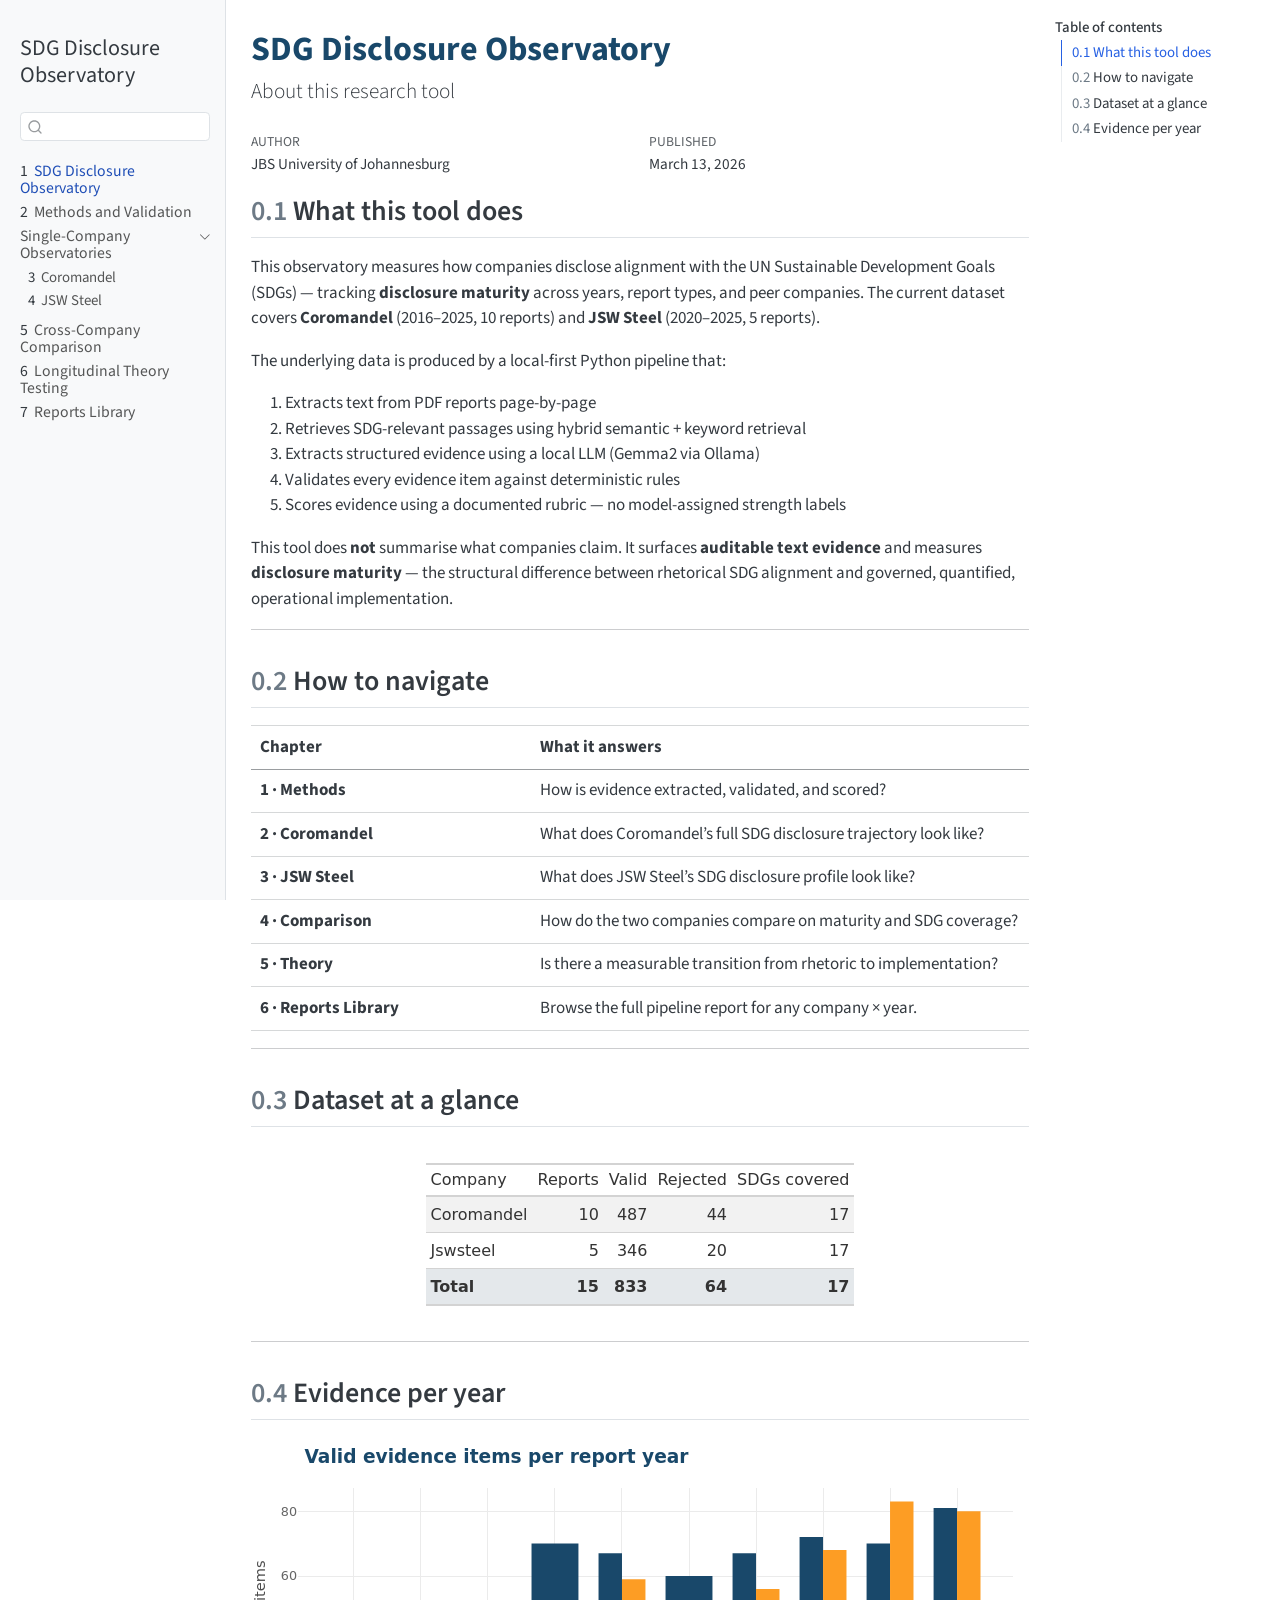
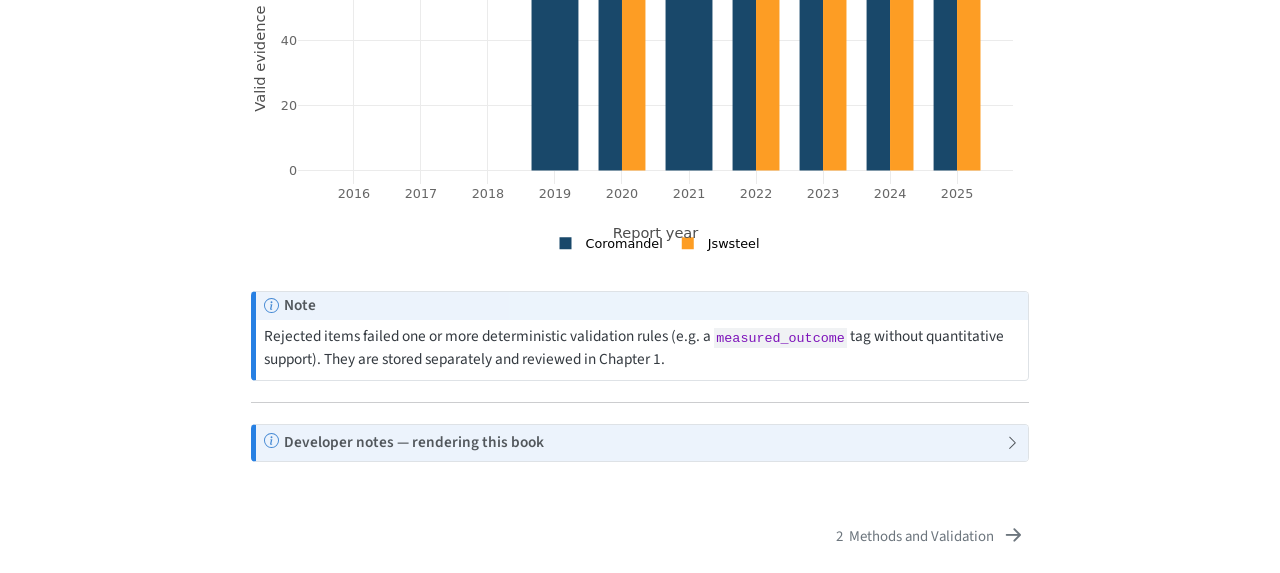
<file: index.html>
<!DOCTYPE html>
<html xmlns="http://www.w3.org/1999/xhtml" lang="en" xml:lang="en"><head>

<meta charset="utf-8">
<meta name="generator" content="quarto-1.8.26">

<meta name="viewport" content="width=device-width, initial-scale=1.0, user-scalable=yes">

<meta name="author" content="JBS University of Johannesburg">
<meta name="dcterms.date" content="2026-03-13">

<title>SDG Disclosure Observatory</title>
<style>
code{white-space: pre-wrap;}
span.smallcaps{font-variant: small-caps;}
div.columns{display: flex; gap: min(4vw, 1.5em);}
div.column{flex: auto; overflow-x: auto;}
div.hanging-indent{margin-left: 1.5em; text-indent: -1.5em;}
ul.task-list{list-style: none;}
ul.task-list li input[type="checkbox"] {
  width: 0.8em;
  margin: 0 0.8em 0.2em -1em; /* quarto-specific, see https://github.com/quarto-dev/quarto-cli/issues/4556 */ 
  vertical-align: middle;
}
/* CSS for syntax highlighting */
html { -webkit-text-size-adjust: 100%; }
pre > code.sourceCode { white-space: pre; position: relative; }
pre > code.sourceCode > span { display: inline-block; line-height: 1.25; }
pre > code.sourceCode > span:empty { height: 1.2em; }
.sourceCode { overflow: visible; }
code.sourceCode > span { color: inherit; text-decoration: inherit; }
div.sourceCode { margin: 1em 0; }
pre.sourceCode { margin: 0; }
@media screen {
div.sourceCode { overflow: auto; }
}
@media print {
pre > code.sourceCode { white-space: pre-wrap; }
pre > code.sourceCode > span { text-indent: -5em; padding-left: 5em; }
}
pre.numberSource code
  { counter-reset: source-line 0; }
pre.numberSource code > span
  { position: relative; left: -4em; counter-increment: source-line; }
pre.numberSource code > span > a:first-child::before
  { content: counter(source-line);
    position: relative; left: -1em; text-align: right; vertical-align: baseline;
    border: none; display: inline-block;
    -webkit-touch-callout: none; -webkit-user-select: none;
    -khtml-user-select: none; -moz-user-select: none;
    -ms-user-select: none; user-select: none;
    padding: 0 4px; width: 4em;
  }
pre.numberSource { margin-left: 3em;  padding-left: 4px; }
div.sourceCode
  {   }
@media screen {
pre > code.sourceCode > span > a:first-child::before { text-decoration: underline; }
}
</style>


<script src="site_libs/quarto-nav/quarto-nav.js"></script>
<script src="site_libs/quarto-nav/headroom.min.js"></script>
<script src="site_libs/clipboard/clipboard.min.js"></script>
<script src="site_libs/quarto-search/autocomplete.umd.js"></script>
<script src="site_libs/quarto-search/fuse.min.js"></script>
<script src="site_libs/quarto-search/quarto-search.js"></script>
<meta name="quarto:offset" content="./">
<link href="./chapter_1_methods.html" rel="next">
<script src="site_libs/quarto-html/quarto.js" type="module"></script>
<script src="site_libs/quarto-html/tabsets/tabsets.js" type="module"></script>
<script src="site_libs/quarto-html/axe/axe-check.js" type="module"></script>
<script src="site_libs/quarto-html/popper.min.js"></script>
<script src="site_libs/quarto-html/tippy.umd.min.js"></script>
<script src="site_libs/quarto-html/anchor.min.js"></script>
<link href="site_libs/quarto-html/tippy.css" rel="stylesheet">
<link href="site_libs/quarto-html/quarto-syntax-highlighting-587c61ba64f3a5504c4d52d930310e48.css" rel="stylesheet" id="quarto-text-highlighting-styles">
<script src="site_libs/bootstrap/bootstrap.min.js"></script>
<link href="site_libs/bootstrap/bootstrap-icons.css" rel="stylesheet">
<link href="site_libs/bootstrap/bootstrap-b82e2001e4f2dbe63ea4bb636280354e.min.css" rel="stylesheet" append-hash="true" id="quarto-bootstrap" data-mode="light">
<script id="quarto-search-options" type="application/json">{
  "location": "sidebar",
  "copy-button": false,
  "collapse-after": 3,
  "panel-placement": "start",
  "type": "textbox",
  "limit": 50,
  "keyboard-shortcut": [
    "f",
    "/",
    "s"
  ],
  "show-item-context": false,
  "language": {
    "search-no-results-text": "No results",
    "search-matching-documents-text": "matching documents",
    "search-copy-link-title": "Copy link to search",
    "search-hide-matches-text": "Hide additional matches",
    "search-more-match-text": "more match in this document",
    "search-more-matches-text": "more matches in this document",
    "search-clear-button-title": "Clear",
    "search-text-placeholder": "",
    "search-detached-cancel-button-title": "Cancel",
    "search-submit-button-title": "Submit",
    "search-label": "Search"
  }
}</script>
<style>html{ scroll-behavior: smooth; }</style>
<link href="site_libs/htmltools-fill-0.5.9/fill.css" rel="stylesheet">
<script src="site_libs/htmlwidgets-1.6.4/htmlwidgets.js"></script>
<script src="site_libs/plotly-binding-4.12.0/plotly.js"></script>
<script src="site_libs/typedarray-0.1/typedarray.min.js"></script>
<script src="site_libs/jquery-3.5.1/jquery.min.js"></script>
<link href="site_libs/crosstalk-1.2.2/css/crosstalk.min.css" rel="stylesheet">
<script src="site_libs/crosstalk-1.2.2/js/crosstalk.min.js"></script>
<link href="site_libs/plotly-htmlwidgets-css-2.25.2/plotly-htmlwidgets.css" rel="stylesheet">
<script src="site_libs/plotly-main-2.25.2/plotly-latest.min.js"></script>


</head>

<body class="nav-sidebar docked quarto-light">

<div id="quarto-search-results"></div>
  <header id="quarto-header" class="headroom fixed-top">
  <nav class="quarto-secondary-nav">
    <div class="container-fluid d-flex">
      <button type="button" class="quarto-btn-toggle btn" data-bs-toggle="collapse" role="button" data-bs-target=".quarto-sidebar-collapse-item" aria-controls="quarto-sidebar" aria-expanded="false" aria-label="Toggle sidebar navigation" onclick="if (window.quartoToggleHeadroom) { window.quartoToggleHeadroom(); }">
        <i class="bi bi-layout-text-sidebar-reverse"></i>
      </button>
        <nav class="quarto-page-breadcrumbs" aria-label="breadcrumb"><ol class="breadcrumb"><li class="breadcrumb-item"><a href="./index.html"><span class="chapter-number">1</span>&nbsp; <span class="chapter-title">SDG Disclosure Observatory</span></a></li></ol></nav>
        <a class="flex-grow-1" role="navigation" data-bs-toggle="collapse" data-bs-target=".quarto-sidebar-collapse-item" aria-controls="quarto-sidebar" aria-expanded="false" aria-label="Toggle sidebar navigation" onclick="if (window.quartoToggleHeadroom) { window.quartoToggleHeadroom(); }">      
        </a>
      <button type="button" class="btn quarto-search-button" aria-label="Search" onclick="window.quartoOpenSearch();">
        <i class="bi bi-search"></i>
      </button>
    </div>
  </nav>
</header>
<!-- content -->
<div id="quarto-content" class="quarto-container page-columns page-rows-contents page-layout-article">
<!-- sidebar -->
  <nav id="quarto-sidebar" class="sidebar collapse collapse-horizontal quarto-sidebar-collapse-item sidebar-navigation docked overflow-auto">
    <div class="pt-lg-2 mt-2 text-left sidebar-header">
    <div class="sidebar-title mb-0 py-0">
      <a href="./">SDG Disclosure Observatory</a> 
    </div>
      </div>
        <div class="mt-2 flex-shrink-0 align-items-center">
        <div class="sidebar-search">
        <div id="quarto-search" class="" title="Search"></div>
        </div>
        </div>
    <div class="sidebar-menu-container"> 
    <ul class="list-unstyled mt-1">
        <li class="sidebar-item">
  <div class="sidebar-item-container"> 
  <a href="./index.html" class="sidebar-item-text sidebar-link active">
 <span class="menu-text"><span class="chapter-number">1</span>&nbsp; <span class="chapter-title">SDG Disclosure Observatory</span></span></a>
  </div>
</li>
        <li class="sidebar-item">
  <div class="sidebar-item-container"> 
  <a href="./chapter_1_methods.html" class="sidebar-item-text sidebar-link">
 <span class="menu-text"><span class="chapter-number">2</span>&nbsp; <span class="chapter-title">Methods and Validation</span></span></a>
  </div>
</li>
        <li class="sidebar-item sidebar-item-section">
      <div class="sidebar-item-container"> 
            <a class="sidebar-item-text sidebar-link text-start" data-bs-toggle="collapse" data-bs-target="#quarto-sidebar-section-1" role="navigation" aria-expanded="true">
 <span class="menu-text">Single-Company Observatories</span></a>
          <a class="sidebar-item-toggle text-start" data-bs-toggle="collapse" data-bs-target="#quarto-sidebar-section-1" role="navigation" aria-expanded="true" aria-label="Toggle section">
            <i class="bi bi-chevron-right ms-2"></i>
          </a> 
      </div>
      <ul id="quarto-sidebar-section-1" class="collapse list-unstyled sidebar-section depth1 show">  
          <li class="sidebar-item">
  <div class="sidebar-item-container"> 
  <a href="./chapter_2_observatory.html" class="sidebar-item-text sidebar-link">
 <span class="menu-text"><span class="chapter-number">3</span>&nbsp; <span class="chapter-title">Coromandel</span></span></a>
  </div>
</li>
          <li class="sidebar-item">
  <div class="sidebar-item-container"> 
  <a href="./chapter_2b_jswsteel.html" class="sidebar-item-text sidebar-link">
 <span class="menu-text"><span class="chapter-number">4</span>&nbsp; <span class="chapter-title">JSW Steel</span></span></a>
  </div>
</li>
      </ul>
  </li>
        <li class="sidebar-item">
  <div class="sidebar-item-container"> 
  <a href="./chapter_3_comparison.html" class="sidebar-item-text sidebar-link">
 <span class="menu-text"><span class="chapter-number">5</span>&nbsp; <span class="chapter-title">Cross-Company Comparison</span></span></a>
  </div>
</li>
        <li class="sidebar-item">
  <div class="sidebar-item-container"> 
  <a href="./chapter_4_theory.html" class="sidebar-item-text sidebar-link">
 <span class="menu-text"><span class="chapter-number">6</span>&nbsp; <span class="chapter-title">Longitudinal Theory Testing</span></span></a>
  </div>
</li>
        <li class="sidebar-item">
  <div class="sidebar-item-container"> 
  <a href="./chapter_5_reports.html" class="sidebar-item-text sidebar-link">
 <span class="menu-text"><span class="chapter-number">7</span>&nbsp; <span class="chapter-title">Reports Library</span></span></a>
  </div>
</li>
    </ul>
    </div>
</nav>
<div id="quarto-sidebar-glass" class="quarto-sidebar-collapse-item" data-bs-toggle="collapse" data-bs-target=".quarto-sidebar-collapse-item"></div>
<!-- margin-sidebar -->
    <div id="quarto-margin-sidebar" class="sidebar margin-sidebar">
        <nav id="TOC" role="doc-toc" class="toc-active">
    <h2 id="toc-title">Table of contents</h2>
   
  <ul>
  <li><a href="#what-this-tool-does" id="toc-what-this-tool-does" class="nav-link active" data-scroll-target="#what-this-tool-does"><span class="header-section-number">0.1</span> What this tool does</a></li>
  <li><a href="#how-to-navigate" id="toc-how-to-navigate" class="nav-link" data-scroll-target="#how-to-navigate"><span class="header-section-number">0.2</span> How to navigate</a></li>
  <li><a href="#dataset-at-a-glance" id="toc-dataset-at-a-glance" class="nav-link" data-scroll-target="#dataset-at-a-glance"><span class="header-section-number">0.3</span> Dataset at a glance</a></li>
  <li><a href="#evidence-per-year" id="toc-evidence-per-year" class="nav-link" data-scroll-target="#evidence-per-year"><span class="header-section-number">0.4</span> Evidence per year</a></li>
  </ul>
</nav>
    </div>
<!-- main -->
<main class="content" id="quarto-document-content">

<header id="title-block-header" class="quarto-title-block default">
<div class="quarto-title">
<h1 class="title">SDG Disclosure Observatory</h1>
<p class="subtitle lead">About this research tool</p>
</div>



<div class="quarto-title-meta">

    <div>
    <div class="quarto-title-meta-heading">Author</div>
    <div class="quarto-title-meta-contents">
             <p>JBS University of Johannesburg </p>
          </div>
  </div>
    
    <div>
    <div class="quarto-title-meta-heading">Published</div>
    <div class="quarto-title-meta-contents">
      <p class="date">March 13, 2026</p>
    </div>
  </div>
  
    
  </div>
  


</header>


<section id="what-this-tool-does" class="level2" data-number="0.1">
<h2 data-number="0.1" class="anchored" data-anchor-id="what-this-tool-does"><span class="header-section-number">0.1</span> What this tool does</h2>
<p>This observatory measures how companies disclose alignment with the UN Sustainable Development Goals (SDGs) — tracking <strong>disclosure maturity</strong> across years, report types, and peer companies. The current dataset covers <strong>Coromandel</strong> (2016–2025, 10 reports) and <strong>JSW Steel</strong> (2020–2025, 5 reports).</p>
<p>The underlying data is produced by a local-first Python pipeline that:</p>
<ol type="1">
<li>Extracts text from PDF reports page-by-page</li>
<li>Retrieves SDG-relevant passages using hybrid semantic + keyword retrieval</li>
<li>Extracts structured evidence using a local LLM (Gemma2 via Ollama)</li>
<li>Validates every evidence item against deterministic rules</li>
<li>Scores evidence using a documented rubric — no model-assigned strength labels</li>
</ol>
<p>This tool does <strong>not</strong> summarise what companies claim. It surfaces <strong>auditable text evidence</strong> and measures <strong>disclosure maturity</strong> — the structural difference between rhetorical SDG alignment and governed, quantified, operational implementation.</p>
<hr>
</section>
<section id="how-to-navigate" class="level2" data-number="0.2">
<h2 data-number="0.2" class="anchored" data-anchor-id="how-to-navigate"><span class="header-section-number">0.2</span> How to navigate</h2>
<table class="caption-top table">
<colgroup>
<col style="width: 36%">
<col style="width: 64%">
</colgroup>
<thead>
<tr class="header">
<th>Chapter</th>
<th>What it answers</th>
</tr>
</thead>
<tbody>
<tr class="odd">
<td><strong>1 · Methods</strong></td>
<td>How is evidence extracted, validated, and scored?</td>
</tr>
<tr class="even">
<td><strong>2 · Coromandel</strong></td>
<td>What does Coromandel’s full SDG disclosure trajectory look like?</td>
</tr>
<tr class="odd">
<td><strong>3 · JSW Steel</strong></td>
<td>What does JSW Steel’s SDG disclosure profile look like?</td>
</tr>
<tr class="even">
<td><strong>4 · Comparison</strong></td>
<td>How do the two companies compare on maturity and SDG coverage?</td>
</tr>
<tr class="odd">
<td><strong>5 · Theory</strong></td>
<td>Is there a measurable transition from rhetoric to implementation?</td>
</tr>
<tr class="even">
<td><strong>6 · Reports Library</strong></td>
<td>Browse the full pipeline report for any company × year.</td>
</tr>
</tbody>
</table>
<hr>
</section>
<section id="dataset-at-a-glance" class="level2" data-number="0.3">
<h2 data-number="0.3" class="anchored" data-anchor-id="dataset-at-a-glance"><span class="header-section-number">0.3</span> Dataset at a glance</h2>
<div class="cell">
<div class="cell-output-display">
<div id="aunaldmbdl" style="padding-left:0px;padding-right:0px;padding-top:10px;padding-bottom:10px;overflow-x:auto;overflow-y:auto;width:auto;height:auto;">
<style>#aunaldmbdl table {
  font-family: system-ui, 'Segoe UI', Roboto, Helvetica, Arial, sans-serif, 'Apple Color Emoji', 'Segoe UI Emoji', 'Segoe UI Symbol', 'Noto Color Emoji';
  -webkit-font-smoothing: antialiased;
  -moz-osx-font-smoothing: grayscale;
}

#aunaldmbdl thead, #aunaldmbdl tbody, #aunaldmbdl tfoot, #aunaldmbdl tr, #aunaldmbdl td, #aunaldmbdl th {
  border-style: none;
}

#aunaldmbdl p {
  margin: 0;
  padding: 0;
}

#aunaldmbdl .gt_table {
  display: table;
  border-collapse: collapse;
  line-height: normal;
  margin-left: auto;
  margin-right: auto;
  color: #333333;
  font-size: 16px;
  font-weight: normal;
  font-style: normal;
  background-color: #FFFFFF;
  width: auto;
  border-top-style: none;
  border-top-width: 2px;
  border-top-color: #A8A8A8;
  border-right-style: none;
  border-right-width: 2px;
  border-right-color: #D3D3D3;
  border-bottom-style: none;
  border-bottom-width: 2px;
  border-bottom-color: #A8A8A8;
  border-left-style: none;
  border-left-width: 2px;
  border-left-color: #D3D3D3;
}

#aunaldmbdl .gt_caption {
  padding-top: 4px;
  padding-bottom: 4px;
}

#aunaldmbdl .gt_title {
  color: #333333;
  font-size: 125%;
  font-weight: initial;
  padding-top: 4px;
  padding-bottom: 4px;
  padding-left: 5px;
  padding-right: 5px;
  border-bottom-color: #FFFFFF;
  border-bottom-width: 0;
}

#aunaldmbdl .gt_subtitle {
  color: #333333;
  font-size: 85%;
  font-weight: initial;
  padding-top: 3px;
  padding-bottom: 5px;
  padding-left: 5px;
  padding-right: 5px;
  border-top-color: #FFFFFF;
  border-top-width: 0;
}

#aunaldmbdl .gt_heading {
  background-color: #FFFFFF;
  text-align: center;
  border-bottom-color: #FFFFFF;
  border-left-style: none;
  border-left-width: 1px;
  border-left-color: #D3D3D3;
  border-right-style: none;
  border-right-width: 1px;
  border-right-color: #D3D3D3;
}

#aunaldmbdl .gt_bottom_border {
  border-bottom-style: solid;
  border-bottom-width: 2px;
  border-bottom-color: #D3D3D3;
}

#aunaldmbdl .gt_col_headings {
  border-top-style: solid;
  border-top-width: 2px;
  border-top-color: #D3D3D3;
  border-bottom-style: solid;
  border-bottom-width: 2px;
  border-bottom-color: #D3D3D3;
  border-left-style: none;
  border-left-width: 1px;
  border-left-color: #D3D3D3;
  border-right-style: none;
  border-right-width: 1px;
  border-right-color: #D3D3D3;
}

#aunaldmbdl .gt_col_heading {
  color: #333333;
  background-color: #FFFFFF;
  font-size: 100%;
  font-weight: normal;
  text-transform: inherit;
  border-left-style: none;
  border-left-width: 1px;
  border-left-color: #D3D3D3;
  border-right-style: none;
  border-right-width: 1px;
  border-right-color: #D3D3D3;
  vertical-align: bottom;
  padding-top: 5px;
  padding-bottom: 6px;
  padding-left: 5px;
  padding-right: 5px;
  overflow-x: hidden;
}

#aunaldmbdl .gt_column_spanner_outer {
  color: #333333;
  background-color: #FFFFFF;
  font-size: 100%;
  font-weight: normal;
  text-transform: inherit;
  padding-top: 0;
  padding-bottom: 0;
  padding-left: 4px;
  padding-right: 4px;
}

#aunaldmbdl .gt_column_spanner_outer:first-child {
  padding-left: 0;
}

#aunaldmbdl .gt_column_spanner_outer:last-child {
  padding-right: 0;
}

#aunaldmbdl .gt_column_spanner {
  border-bottom-style: solid;
  border-bottom-width: 2px;
  border-bottom-color: #D3D3D3;
  vertical-align: bottom;
  padding-top: 5px;
  padding-bottom: 5px;
  overflow-x: hidden;
  display: inline-block;
  width: 100%;
}

#aunaldmbdl .gt_spanner_row {
  border-bottom-style: hidden;
}

#aunaldmbdl .gt_group_heading {
  padding-top: 8px;
  padding-bottom: 8px;
  padding-left: 5px;
  padding-right: 5px;
  color: #333333;
  background-color: #FFFFFF;
  font-size: 100%;
  font-weight: initial;
  text-transform: inherit;
  border-top-style: solid;
  border-top-width: 2px;
  border-top-color: #D3D3D3;
  border-bottom-style: solid;
  border-bottom-width: 2px;
  border-bottom-color: #D3D3D3;
  border-left-style: none;
  border-left-width: 1px;
  border-left-color: #D3D3D3;
  border-right-style: none;
  border-right-width: 1px;
  border-right-color: #D3D3D3;
  vertical-align: middle;
  text-align: left;
}

#aunaldmbdl .gt_empty_group_heading {
  padding: 0.5px;
  color: #333333;
  background-color: #FFFFFF;
  font-size: 100%;
  font-weight: initial;
  border-top-style: solid;
  border-top-width: 2px;
  border-top-color: #D3D3D3;
  border-bottom-style: solid;
  border-bottom-width: 2px;
  border-bottom-color: #D3D3D3;
  vertical-align: middle;
}

#aunaldmbdl .gt_from_md > :first-child {
  margin-top: 0;
}

#aunaldmbdl .gt_from_md > :last-child {
  margin-bottom: 0;
}

#aunaldmbdl .gt_row {
  padding-top: 8px;
  padding-bottom: 8px;
  padding-left: 5px;
  padding-right: 5px;
  margin: 10px;
  border-top-style: solid;
  border-top-width: 1px;
  border-top-color: #D3D3D3;
  border-left-style: none;
  border-left-width: 1px;
  border-left-color: #D3D3D3;
  border-right-style: none;
  border-right-width: 1px;
  border-right-color: #D3D3D3;
  vertical-align: middle;
  overflow-x: hidden;
}

#aunaldmbdl .gt_stub {
  color: #333333;
  background-color: #FFFFFF;
  font-size: 100%;
  font-weight: initial;
  text-transform: inherit;
  border-right-style: solid;
  border-right-width: 2px;
  border-right-color: #D3D3D3;
  padding-left: 5px;
  padding-right: 5px;
}

#aunaldmbdl .gt_stub_row_group {
  color: #333333;
  background-color: #FFFFFF;
  font-size: 100%;
  font-weight: initial;
  text-transform: inherit;
  border-right-style: solid;
  border-right-width: 2px;
  border-right-color: #D3D3D3;
  padding-left: 5px;
  padding-right: 5px;
  vertical-align: top;
}

#aunaldmbdl .gt_row_group_first td {
  border-top-width: 2px;
}

#aunaldmbdl .gt_row_group_first th {
  border-top-width: 2px;
}

#aunaldmbdl .gt_summary_row {
  color: #333333;
  background-color: #FFFFFF;
  text-transform: inherit;
  padding-top: 8px;
  padding-bottom: 8px;
  padding-left: 5px;
  padding-right: 5px;
}

#aunaldmbdl .gt_first_summary_row {
  border-top-style: solid;
  border-top-color: #D3D3D3;
}

#aunaldmbdl .gt_first_summary_row.thick {
  border-top-width: 2px;
}

#aunaldmbdl .gt_last_summary_row {
  padding-top: 8px;
  padding-bottom: 8px;
  padding-left: 5px;
  padding-right: 5px;
  border-bottom-style: solid;
  border-bottom-width: 2px;
  border-bottom-color: #D3D3D3;
}

#aunaldmbdl .gt_grand_summary_row {
  color: #333333;
  background-color: #FFFFFF;
  text-transform: inherit;
  padding-top: 8px;
  padding-bottom: 8px;
  padding-left: 5px;
  padding-right: 5px;
}

#aunaldmbdl .gt_first_grand_summary_row {
  padding-top: 8px;
  padding-bottom: 8px;
  padding-left: 5px;
  padding-right: 5px;
  border-top-style: double;
  border-top-width: 6px;
  border-top-color: #D3D3D3;
}

#aunaldmbdl .gt_last_grand_summary_row_top {
  padding-top: 8px;
  padding-bottom: 8px;
  padding-left: 5px;
  padding-right: 5px;
  border-bottom-style: double;
  border-bottom-width: 6px;
  border-bottom-color: #D3D3D3;
}

#aunaldmbdl .gt_striped {
  background-color: rgba(128, 128, 128, 0.05);
}

#aunaldmbdl .gt_table_body {
  border-top-style: solid;
  border-top-width: 2px;
  border-top-color: #D3D3D3;
  border-bottom-style: solid;
  border-bottom-width: 2px;
  border-bottom-color: #D3D3D3;
}

#aunaldmbdl .gt_footnotes {
  color: #333333;
  background-color: #FFFFFF;
  border-bottom-style: none;
  border-bottom-width: 2px;
  border-bottom-color: #D3D3D3;
  border-left-style: none;
  border-left-width: 2px;
  border-left-color: #D3D3D3;
  border-right-style: none;
  border-right-width: 2px;
  border-right-color: #D3D3D3;
}

#aunaldmbdl .gt_footnote {
  margin: 0px;
  font-size: 90%;
  padding-top: 4px;
  padding-bottom: 4px;
  padding-left: 5px;
  padding-right: 5px;
}

#aunaldmbdl .gt_sourcenotes {
  color: #333333;
  background-color: #FFFFFF;
  border-bottom-style: none;
  border-bottom-width: 2px;
  border-bottom-color: #D3D3D3;
  border-left-style: none;
  border-left-width: 2px;
  border-left-color: #D3D3D3;
  border-right-style: none;
  border-right-width: 2px;
  border-right-color: #D3D3D3;
}

#aunaldmbdl .gt_sourcenote {
  font-size: 90%;
  padding-top: 4px;
  padding-bottom: 4px;
  padding-left: 5px;
  padding-right: 5px;
}

#aunaldmbdl .gt_left {
  text-align: left;
}

#aunaldmbdl .gt_center {
  text-align: center;
}

#aunaldmbdl .gt_right {
  text-align: right;
  font-variant-numeric: tabular-nums;
}

#aunaldmbdl .gt_font_normal {
  font-weight: normal;
}

#aunaldmbdl .gt_font_bold {
  font-weight: bold;
}

#aunaldmbdl .gt_font_italic {
  font-style: italic;
}

#aunaldmbdl .gt_super {
  font-size: 65%;
}

#aunaldmbdl .gt_footnote_marks {
  font-size: 75%;
  vertical-align: 0.4em;
  position: initial;
}

#aunaldmbdl .gt_asterisk {
  font-size: 100%;
  vertical-align: 0;
}

#aunaldmbdl .gt_indent_1 {
  text-indent: 5px;
}

#aunaldmbdl .gt_indent_2 {
  text-indent: 10px;
}

#aunaldmbdl .gt_indent_3 {
  text-indent: 15px;
}

#aunaldmbdl .gt_indent_4 {
  text-indent: 20px;
}

#aunaldmbdl .gt_indent_5 {
  text-indent: 25px;
}

#aunaldmbdl .katex-display {
  display: inline-flex !important;
  margin-bottom: 0.75em !important;
}

#aunaldmbdl div.Reactable > div.rt-table > div.rt-thead > div.rt-tr.rt-tr-group-header > div.rt-th-group:after {
  height: 0px !important;
}
</style>

<table class="gt_table caption-top table table-sm table-striped small" data-quarto-bootstrap="false">
<thead>
<tr class="gt_col_headings header">
<th id="Company" class="gt_col_heading gt_columns_bottom_border gt_left" data-quarto-table-cell-role="th" scope="col">Company</th>
<th id="Reports" class="gt_col_heading gt_columns_bottom_border gt_right" data-quarto-table-cell-role="th" scope="col">Reports</th>
<th id="Valid" class="gt_col_heading gt_columns_bottom_border gt_right" data-quarto-table-cell-role="th" scope="col">Valid</th>
<th id="Rejected" class="gt_col_heading gt_columns_bottom_border gt_right" data-quarto-table-cell-role="th" scope="col">Rejected</th>
<th id="SDGs-covered" class="gt_col_heading gt_columns_bottom_border gt_right" data-quarto-table-cell-role="th" scope="col">SDGs covered</th>
</tr>
</thead>
<tbody class="gt_table_body">
<tr class="odd">
<td class="gt_row gt_left" headers="Company">Coromandel</td>
<td class="gt_row gt_right" headers="Reports">10</td>
<td class="gt_row gt_right" headers="Valid">487</td>
<td class="gt_row gt_right" headers="Rejected">44</td>
<td class="gt_row gt_right" headers="SDGs covered">17</td>
</tr>
<tr class="even">
<td class="gt_row gt_left" headers="Company">Jswsteel</td>
<td class="gt_row gt_right" headers="Reports">5</td>
<td class="gt_row gt_right" headers="Valid">346</td>
<td class="gt_row gt_right" headers="Rejected">20</td>
<td class="gt_row gt_right" headers="SDGs covered">17</td>
</tr>
<tr class="odd">
<td class="gt_row gt_left" headers="Company" style="font-weight: bold; background-color: #F0F4F8">Total</td>
<td class="gt_row gt_right" headers="Reports" style="font-weight: bold; background-color: #F0F4F8">15</td>
<td class="gt_row gt_right" headers="Valid" style="font-weight: bold; background-color: #F0F4F8">833</td>
<td class="gt_row gt_right" headers="Rejected" style="font-weight: bold; background-color: #F0F4F8">64</td>
<td class="gt_row gt_right" headers="SDGs covered" style="font-weight: bold; background-color: #F0F4F8">17</td>
</tr>
</tbody>
</table>

</div>
</div>
</div>
<hr>
</section>
<section id="evidence-per-year" class="level2" data-number="0.4">
<h2 data-number="0.4" class="anchored" data-anchor-id="evidence-per-year"><span class="header-section-number">0.4</span> Evidence per year</h2>
<div class="cell">
<div class="cell-output-display">
<div class="plotly html-widget html-fill-item" id="htmlwidget-75e81b60d682e6e4561f" style="width:100%;height:433px;"></div>
<script type="application/json" data-for="htmlwidget-75e81b60d682e6e4561f">{"x":{"data":[{"orientation":"v","width":[0.6999999999998181,0.6999999999998181,0.6999999999998181,0.6999999999998181,0.34999999999990905,0.6999999999998181,0.34999999999990905,0.34999999999990905,0.34999999999990905,0.34999999999990905],"base":[0,0,0,0,0,0,0,0,0,0],"x":[2016,2017,2018,2019,2019.825,2021,2021.825,2022.825,2023.825,2024.825],"y":[0,0,0,70,67,60,67,72,70,81],"text":["Coromandel 2016<br />Valid: 0<br />Rejected: 0","Coromandel 2017<br />Valid: 0<br />Rejected: 0","Coromandel 2018<br />Valid: 0<br />Rejected: 0","Coromandel 2019<br />Valid: 70<br />Rejected: 5","Coromandel 2020<br />Valid: 67<br />Rejected: 7","Coromandel 2021<br />Valid: 60<br />Rejected: 15","Coromandel 2022<br />Valid: 67<br />Rejected: 8","Coromandel 2023<br />Valid: 72<br />Rejected: 2","Coromandel 2024<br />Valid: 70<br />Rejected: 5","Coromandel 2025<br />Valid: 81<br />Rejected: 2"],"type":"bar","textposition":"none","marker":{"autocolorscale":false,"color":"rgba(25,72,106,1)","line":{"width":1.8897637795275593,"color":"transparent"}},"name":"Coromandel","legendgroup":"Coromandel","showlegend":true,"xaxis":"x","yaxis":"y","hoverinfo":"text","frame":null},{"orientation":"v","width":[0.34999999999990905,0.34999999999990905,0.34999999999990905,0.34999999999990905,0.34999999999990905],"base":[0,0,0,0,0],"x":[2020.175,2022.175,2023.175,2024.175,2025.175],"y":[59,56,68,83,80],"text":["Jswsteel 2020<br />Valid: 59<br />Rejected: 9","Jswsteel 2022<br />Valid: 56<br />Rejected: 4","Jswsteel 2023<br />Valid: 68<br />Rejected: 3","Jswsteel 2024<br />Valid: 83<br />Rejected: 2","Jswsteel 2025<br />Valid: 80<br />Rejected: 2"],"type":"bar","textposition":"none","marker":{"autocolorscale":false,"color":"rgba(253,157,36,1)","line":{"width":1.8897637795275593,"color":"transparent"}},"name":"Jswsteel","legendgroup":"Jswsteel","showlegend":true,"xaxis":"x","yaxis":"y","hoverinfo":"text","frame":null}],"layout":{"margin":{"t":50.537152345371524,"r":15.940224159402241,"b":41.975923619759243,"l":47.289331672893326},"paper_bgcolor":"rgba(255,255,255,1)","font":{"color":"rgba(0,0,0,1)","family":"sans","size":15.940224159402243},"title":{"text":"<b> Valid evidence items per report year <\/b>","font":{"color":"rgba(25,72,106,1)","family":"sans","size":18.596928185969286},"x":0,"xref":"paper"},"xaxis":{"domain":[0,1],"automargin":true,"type":"linear","autorange":false,"range":[2015.1650000000002,2025.8349999999998],"tickmode":"array","ticktext":["2016","2017","2018","2019","2020","2021","2022","2023","2024","2025"],"tickvals":[2016,2017,2018,2019,2020,2021,2022,2023,2024,2025],"categoryorder":"array","categoryarray":["2016","2017","2018","2019","2020","2021","2022","2023","2024","2025"],"nticks":null,"ticks":"","tickcolor":null,"ticklen":3.9850560398505608,"tickwidth":0,"showticklabels":true,"tickfont":{"color":"rgba(102,102,102,1)","family":"sans","size":12.7521793275218},"tickangle":-0,"showline":false,"linecolor":null,"linewidth":0,"showgrid":true,"gridcolor":"rgba(235,235,235,1)","gridwidth":0.72455564360919289,"zeroline":false,"anchor":"y","title":{"text":"Report year","font":{"color":"rgba(77,77,77,1)","family":"sans","size":14.611872146118724}},"hoverformat":".2f"},"yaxis":{"domain":[0,1],"automargin":true,"type":"linear","autorange":false,"range":[-4.1500000000000004,87.150000000000006],"tickmode":"array","ticktext":["0","20","40","60","80"],"tickvals":[0,20,40,60.000000000000007,80],"categoryorder":"array","categoryarray":["0","20","40","60","80"],"nticks":null,"ticks":"","tickcolor":null,"ticklen":3.9850560398505603,"tickwidth":0,"showticklabels":true,"tickfont":{"color":"rgba(102,102,102,1)","family":"sans","size":12.7521793275218},"tickangle":-0,"showline":false,"linecolor":null,"linewidth":0,"showgrid":true,"gridcolor":"rgba(235,235,235,1)","gridwidth":0.72455564360919278,"zeroline":false,"anchor":"x","title":{"text":"Valid evidence items","font":{"color":"rgba(77,77,77,1)","family":"sans","size":14.611872146118724}},"hoverformat":".2f"},"shapes":[],"showlegend":true,"legend":{"bgcolor":null,"bordercolor":null,"borderwidth":0,"font":{"color":"rgba(0,0,0,1)","family":"sans","size":12.7521793275218},"orientation":"h","x":0.5,"y":-0.14999999999999999,"xanchor":"center","yanchor":"top","title":{"text":"","font":{"color":"rgba(0,0,0,1)","family":"sans","size":14.611872146118724}}},"hovermode":"x unified","barmode":"relative"},"config":{"doubleClick":"reset","modeBarButtonsToAdd":["hoverclosest","hovercompare"],"showSendToCloud":false},"source":"A","attrs":{"2acd4a42010a":{"x":{},"y":{},"fill":{},"text":{},"type":"bar"}},"cur_data":"2acd4a42010a","visdat":{"2acd4a42010a":["function (y) ","x"]},"highlight":{"on":"plotly_click","persistent":false,"dynamic":false,"selectize":false,"opacityDim":0.20000000000000001,"selected":{"opacity":1},"debounce":0},"shinyEvents":["plotly_hover","plotly_click","plotly_selected","plotly_relayout","plotly_brushed","plotly_brushing","plotly_clickannotation","plotly_doubleclick","plotly_deselect","plotly_afterplot","plotly_sunburstclick"],"base_url":"https://plot.ly"},"evals":[],"jsHooks":[]}</script>
</div>
</div>
<div class="callout callout-style-default callout-note callout-titled">
<div class="callout-header d-flex align-content-center">
<div class="callout-icon-container">
<i class="callout-icon"></i>
</div>
<div class="callout-title-container flex-fill">
Note
</div>
</div>
<div class="callout-body-container callout-body">
<p>Rejected items failed one or more deterministic validation rules (e.g.&nbsp;a <code>measured_outcome</code> tag without quantitative support). They are stored separately and reviewed in Chapter 1.</p>
</div>
</div>
<hr>
<div class="callout callout-style-default callout-note callout-titled">
<div class="callout-header d-flex align-content-center collapsed" data-bs-toggle="collapse" data-bs-target=".callout-2-contents" aria-controls="callout-2" aria-expanded="false" aria-label="Toggle callout">
<div class="callout-icon-container">
<i class="callout-icon"></i>
</div>
<div class="callout-title-container flex-fill">
<span class="screen-reader-only">Note</span>Developer notes — rendering this book
</div>
<div class="callout-btn-toggle d-inline-block border-0 py-1 ps-1 pe-0 float-end"><i class="callout-toggle"></i></div>
</div>
<div id="callout-2" class="callout-2-contents callout-collapse collapse">
<div class="callout-body-container callout-body">
<p>From the <code>analysis/</code> directory:</p>
<div class="code-copy-outer-scaffold"><div class="sourceCode" id="cb1"><pre class="sourceCode bash code-with-copy"><code class="sourceCode bash"><span id="cb1-1"><a href="#cb1-1" aria-hidden="true" tabindex="-1"></a><span class="ex">quarto</span> render          <span class="co"># full build → _book/index.html</span></span>
<span id="cb1-2"><a href="#cb1-2" aria-hidden="true" tabindex="-1"></a><span class="ex">quarto</span> preview         <span class="co"># live preview in browser</span></span></code></pre></div><button title="Copy to Clipboard" class="code-copy-button"><i class="bi"></i></button></div>
<p>Required R packages: <code>tidyverse</code>, <code>jsonlite</code>, <code>fs</code>, <code>here</code>, <code>gt</code>, <code>plotly</code>, <code>reactable</code>, <code>ggraph</code>, <code>tidygraph</code>, <code>igraph</code>, <code>visNetwork</code>, <code>scales</code>, <code>commonmark</code>.</p>
</div>
</div>
</div>


</section>

</main> <!-- /main -->
<script id="quarto-html-after-body" type="application/javascript">
  window.document.addEventListener("DOMContentLoaded", function (event) {
    const icon = "";
    const anchorJS = new window.AnchorJS();
    anchorJS.options = {
      placement: 'right',
      icon: icon
    };
    anchorJS.add('.anchored');
    const isCodeAnnotation = (el) => {
      for (const clz of el.classList) {
        if (clz.startsWith('code-annotation-')) {                     
          return true;
        }
      }
      return false;
    }
    const onCopySuccess = function(e) {
      // button target
      const button = e.trigger;
      // don't keep focus
      button.blur();
      // flash "checked"
      button.classList.add('code-copy-button-checked');
      var currentTitle = button.getAttribute("title");
      button.setAttribute("title", "Copied!");
      let tooltip;
      if (window.bootstrap) {
        button.setAttribute("data-bs-toggle", "tooltip");
        button.setAttribute("data-bs-placement", "left");
        button.setAttribute("data-bs-title", "Copied!");
        tooltip = new bootstrap.Tooltip(button, 
          { trigger: "manual", 
            customClass: "code-copy-button-tooltip",
            offset: [0, -8]});
        tooltip.show();    
      }
      setTimeout(function() {
        if (tooltip) {
          tooltip.hide();
          button.removeAttribute("data-bs-title");
          button.removeAttribute("data-bs-toggle");
          button.removeAttribute("data-bs-placement");
        }
        button.setAttribute("title", currentTitle);
        button.classList.remove('code-copy-button-checked');
      }, 1000);
      // clear code selection
      e.clearSelection();
    }
    const getTextToCopy = function(trigger) {
      const outerScaffold = trigger.parentElement.cloneNode(true);
      const codeEl = outerScaffold.querySelector('code');
      for (const childEl of codeEl.children) {
        if (isCodeAnnotation(childEl)) {
          childEl.remove();
        }
      }
      return codeEl.innerText;
    }
    const clipboard = new window.ClipboardJS('.code-copy-button:not([data-in-quarto-modal])', {
      text: getTextToCopy
    });
    clipboard.on('success', onCopySuccess);
    if (window.document.getElementById('quarto-embedded-source-code-modal')) {
      const clipboardModal = new window.ClipboardJS('.code-copy-button[data-in-quarto-modal]', {
        text: getTextToCopy,
        container: window.document.getElementById('quarto-embedded-source-code-modal')
      });
      clipboardModal.on('success', onCopySuccess);
    }
      var localhostRegex = new RegExp(/^(?:http|https):\/\/localhost\:?[0-9]*\//);
      var mailtoRegex = new RegExp(/^mailto:/);
        var filterRegex = new RegExp('/' + window.location.host + '/');
      var isInternal = (href) => {
          return filterRegex.test(href) || localhostRegex.test(href) || mailtoRegex.test(href);
      }
      // Inspect non-navigation links and adorn them if external
     var links = window.document.querySelectorAll('a[href]:not(.nav-link):not(.navbar-brand):not(.toc-action):not(.sidebar-link):not(.sidebar-item-toggle):not(.pagination-link):not(.no-external):not([aria-hidden]):not(.dropdown-item):not(.quarto-navigation-tool):not(.about-link)');
      for (var i=0; i<links.length; i++) {
        const link = links[i];
        if (!isInternal(link.href)) {
          // undo the damage that might have been done by quarto-nav.js in the case of
          // links that we want to consider external
          if (link.dataset.originalHref !== undefined) {
            link.href = link.dataset.originalHref;
          }
            // default icon
            link.classList.add("external");
        }
      }
    function tippyHover(el, contentFn, onTriggerFn, onUntriggerFn) {
      const config = {
        allowHTML: true,
        maxWidth: 500,
        delay: 100,
        arrow: false,
        appendTo: function(el) {
            return el.parentElement;
        },
        interactive: true,
        interactiveBorder: 10,
        theme: 'quarto',
        placement: 'bottom-start',
      };
      if (contentFn) {
        config.content = contentFn;
      }
      if (onTriggerFn) {
        config.onTrigger = onTriggerFn;
      }
      if (onUntriggerFn) {
        config.onUntrigger = onUntriggerFn;
      }
      window.tippy(el, config); 
    }
    const noterefs = window.document.querySelectorAll('a[role="doc-noteref"]');
    for (var i=0; i<noterefs.length; i++) {
      const ref = noterefs[i];
      tippyHover(ref, function() {
        // use id or data attribute instead here
        let href = ref.getAttribute('data-footnote-href') || ref.getAttribute('href');
        try { href = new URL(href).hash; } catch {}
        const id = href.replace(/^#\/?/, "");
        const note = window.document.getElementById(id);
        if (note) {
          return note.innerHTML;
        } else {
          return "";
        }
      });
    }
    const xrefs = window.document.querySelectorAll('a.quarto-xref');
    const processXRef = (id, note) => {
      // Strip column container classes
      const stripColumnClz = (el) => {
        el.classList.remove("page-full", "page-columns");
        if (el.children) {
          for (const child of el.children) {
            stripColumnClz(child);
          }
        }
      }
      stripColumnClz(note)
      if (id === null || id.startsWith('sec-')) {
        // Special case sections, only their first couple elements
        const container = document.createElement("div");
        if (note.children && note.children.length > 2) {
          container.appendChild(note.children[0].cloneNode(true));
          for (let i = 1; i < note.children.length; i++) {
            const child = note.children[i];
            if (child.tagName === "P" && child.innerText === "") {
              continue;
            } else {
              container.appendChild(child.cloneNode(true));
              break;
            }
          }
          if (window.Quarto?.typesetMath) {
            window.Quarto.typesetMath(container);
          }
          return container.innerHTML
        } else {
          if (window.Quarto?.typesetMath) {
            window.Quarto.typesetMath(note);
          }
          return note.innerHTML;
        }
      } else {
        // Remove any anchor links if they are present
        const anchorLink = note.querySelector('a.anchorjs-link');
        if (anchorLink) {
          anchorLink.remove();
        }
        if (window.Quarto?.typesetMath) {
          window.Quarto.typesetMath(note);
        }
        if (note.classList.contains("callout")) {
          return note.outerHTML;
        } else {
          return note.innerHTML;
        }
      }
    }
    for (var i=0; i<xrefs.length; i++) {
      const xref = xrefs[i];
      tippyHover(xref, undefined, function(instance) {
        instance.disable();
        let url = xref.getAttribute('href');
        let hash = undefined; 
        if (url.startsWith('#')) {
          hash = url;
        } else {
          try { hash = new URL(url).hash; } catch {}
        }
        if (hash) {
          const id = hash.replace(/^#\/?/, "");
          const note = window.document.getElementById(id);
          if (note !== null) {
            try {
              const html = processXRef(id, note.cloneNode(true));
              instance.setContent(html);
            } finally {
              instance.enable();
              instance.show();
            }
          } else {
            // See if we can fetch this
            fetch(url.split('#')[0])
            .then(res => res.text())
            .then(html => {
              const parser = new DOMParser();
              const htmlDoc = parser.parseFromString(html, "text/html");
              const note = htmlDoc.getElementById(id);
              if (note !== null) {
                const html = processXRef(id, note);
                instance.setContent(html);
              } 
            }).finally(() => {
              instance.enable();
              instance.show();
            });
          }
        } else {
          // See if we can fetch a full url (with no hash to target)
          // This is a special case and we should probably do some content thinning / targeting
          fetch(url)
          .then(res => res.text())
          .then(html => {
            const parser = new DOMParser();
            const htmlDoc = parser.parseFromString(html, "text/html");
            const note = htmlDoc.querySelector('main.content');
            if (note !== null) {
              // This should only happen for chapter cross references
              // (since there is no id in the URL)
              // remove the first header
              if (note.children.length > 0 && note.children[0].tagName === "HEADER") {
                note.children[0].remove();
              }
              const html = processXRef(null, note);
              instance.setContent(html);
            } 
          }).finally(() => {
            instance.enable();
            instance.show();
          });
        }
      }, function(instance) {
      });
    }
        let selectedAnnoteEl;
        const selectorForAnnotation = ( cell, annotation) => {
          let cellAttr = 'data-code-cell="' + cell + '"';
          let lineAttr = 'data-code-annotation="' +  annotation + '"';
          const selector = 'span[' + cellAttr + '][' + lineAttr + ']';
          return selector;
        }
        const selectCodeLines = (annoteEl) => {
          const doc = window.document;
          const targetCell = annoteEl.getAttribute("data-target-cell");
          const targetAnnotation = annoteEl.getAttribute("data-target-annotation");
          const annoteSpan = window.document.querySelector(selectorForAnnotation(targetCell, targetAnnotation));
          const lines = annoteSpan.getAttribute("data-code-lines").split(",");
          const lineIds = lines.map((line) => {
            return targetCell + "-" + line;
          })
          let top = null;
          let height = null;
          let parent = null;
          if (lineIds.length > 0) {
              //compute the position of the single el (top and bottom and make a div)
              const el = window.document.getElementById(lineIds[0]);
              top = el.offsetTop;
              height = el.offsetHeight;
              parent = el.parentElement.parentElement;
            if (lineIds.length > 1) {
              const lastEl = window.document.getElementById(lineIds[lineIds.length - 1]);
              const bottom = lastEl.offsetTop + lastEl.offsetHeight;
              height = bottom - top;
            }
            if (top !== null && height !== null && parent !== null) {
              // cook up a div (if necessary) and position it 
              let div = window.document.getElementById("code-annotation-line-highlight");
              if (div === null) {
                div = window.document.createElement("div");
                div.setAttribute("id", "code-annotation-line-highlight");
                div.style.position = 'absolute';
                parent.appendChild(div);
              }
              div.style.top = top - 2 + "px";
              div.style.height = height + 4 + "px";
              div.style.left = 0;
              let gutterDiv = window.document.getElementById("code-annotation-line-highlight-gutter");
              if (gutterDiv === null) {
                gutterDiv = window.document.createElement("div");
                gutterDiv.setAttribute("id", "code-annotation-line-highlight-gutter");
                gutterDiv.style.position = 'absolute';
                const codeCell = window.document.getElementById(targetCell);
                const gutter = codeCell.querySelector('.code-annotation-gutter');
                gutter.appendChild(gutterDiv);
              }
              gutterDiv.style.top = top - 2 + "px";
              gutterDiv.style.height = height + 4 + "px";
            }
            selectedAnnoteEl = annoteEl;
          }
        };
        const unselectCodeLines = () => {
          const elementsIds = ["code-annotation-line-highlight", "code-annotation-line-highlight-gutter"];
          elementsIds.forEach((elId) => {
            const div = window.document.getElementById(elId);
            if (div) {
              div.remove();
            }
          });
          selectedAnnoteEl = undefined;
        };
          // Handle positioning of the toggle
      window.addEventListener(
        "resize",
        throttle(() => {
          elRect = undefined;
          if (selectedAnnoteEl) {
            selectCodeLines(selectedAnnoteEl);
          }
        }, 10)
      );
      function throttle(fn, ms) {
      let throttle = false;
      let timer;
        return (...args) => {
          if(!throttle) { // first call gets through
              fn.apply(this, args);
              throttle = true;
          } else { // all the others get throttled
              if(timer) clearTimeout(timer); // cancel #2
              timer = setTimeout(() => {
                fn.apply(this, args);
                timer = throttle = false;
              }, ms);
          }
        };
      }
        // Attach click handler to the DT
        const annoteDls = window.document.querySelectorAll('dt[data-target-cell]');
        for (const annoteDlNode of annoteDls) {
          annoteDlNode.addEventListener('click', (event) => {
            const clickedEl = event.target;
            if (clickedEl !== selectedAnnoteEl) {
              unselectCodeLines();
              const activeEl = window.document.querySelector('dt[data-target-cell].code-annotation-active');
              if (activeEl) {
                activeEl.classList.remove('code-annotation-active');
              }
              selectCodeLines(clickedEl);
              clickedEl.classList.add('code-annotation-active');
            } else {
              // Unselect the line
              unselectCodeLines();
              clickedEl.classList.remove('code-annotation-active');
            }
          });
        }
    const findCites = (el) => {
      const parentEl = el.parentElement;
      if (parentEl) {
        const cites = parentEl.dataset.cites;
        if (cites) {
          return {
            el,
            cites: cites.split(' ')
          };
        } else {
          return findCites(el.parentElement)
        }
      } else {
        return undefined;
      }
    };
    var bibliorefs = window.document.querySelectorAll('a[role="doc-biblioref"]');
    for (var i=0; i<bibliorefs.length; i++) {
      const ref = bibliorefs[i];
      const citeInfo = findCites(ref);
      if (citeInfo) {
        tippyHover(citeInfo.el, function() {
          var popup = window.document.createElement('div');
          citeInfo.cites.forEach(function(cite) {
            var citeDiv = window.document.createElement('div');
            citeDiv.classList.add('hanging-indent');
            citeDiv.classList.add('csl-entry');
            var biblioDiv = window.document.getElementById('ref-' + cite);
            if (biblioDiv) {
              citeDiv.innerHTML = biblioDiv.innerHTML;
            }
            popup.appendChild(citeDiv);
          });
          return popup.innerHTML;
        });
      }
    }
  });
  </script>
<nav class="page-navigation">
  <div class="nav-page nav-page-previous">
  </div>
  <div class="nav-page nav-page-next">
      <a href="./chapter_1_methods.html" class="pagination-link" aria-label="Methods and Validation">
        <span class="nav-page-text"><span class="chapter-number">2</span>&nbsp; <span class="chapter-title">Methods and Validation</span></span> <i class="bi bi-arrow-right-short"></i>
      </a>
  </div>
</nav>
</div> <!-- /content -->




<script src="site_libs/quarto-html/zenscroll-min.js"></script>
</body></html>
</file>
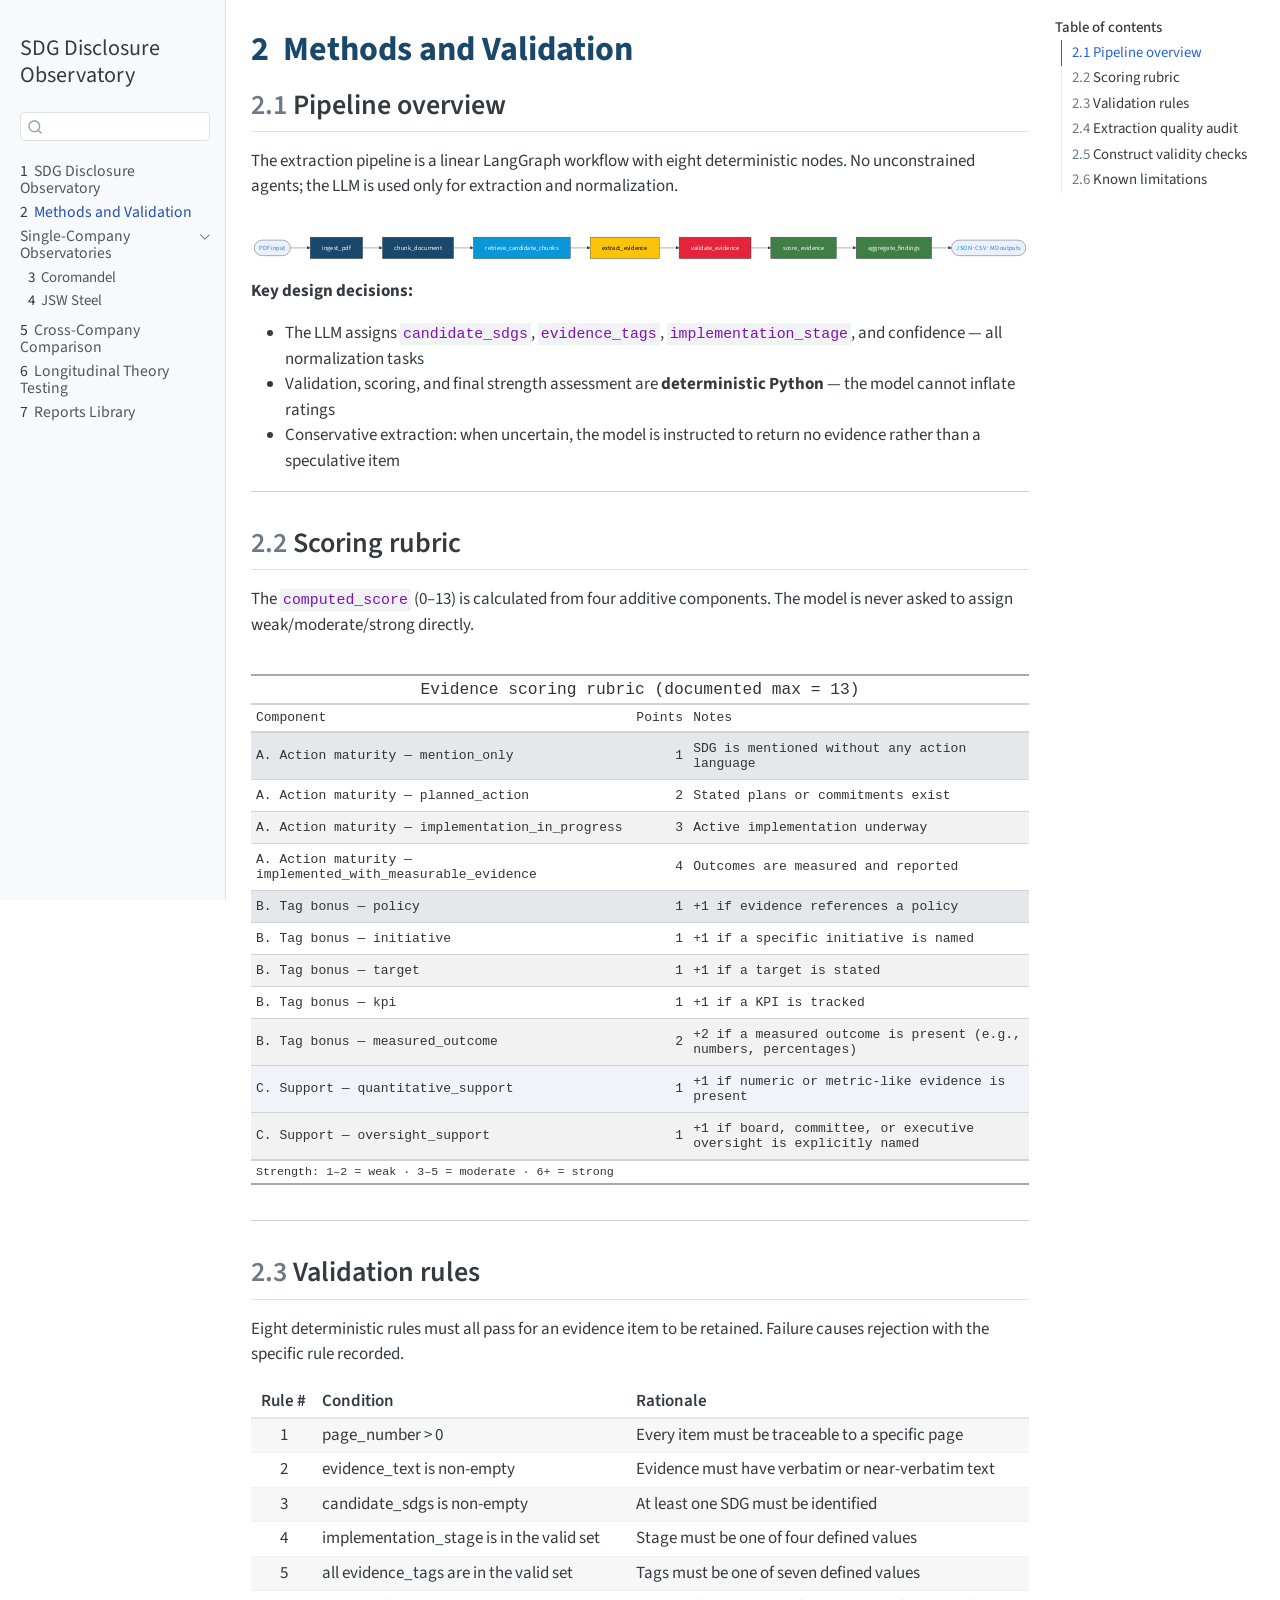
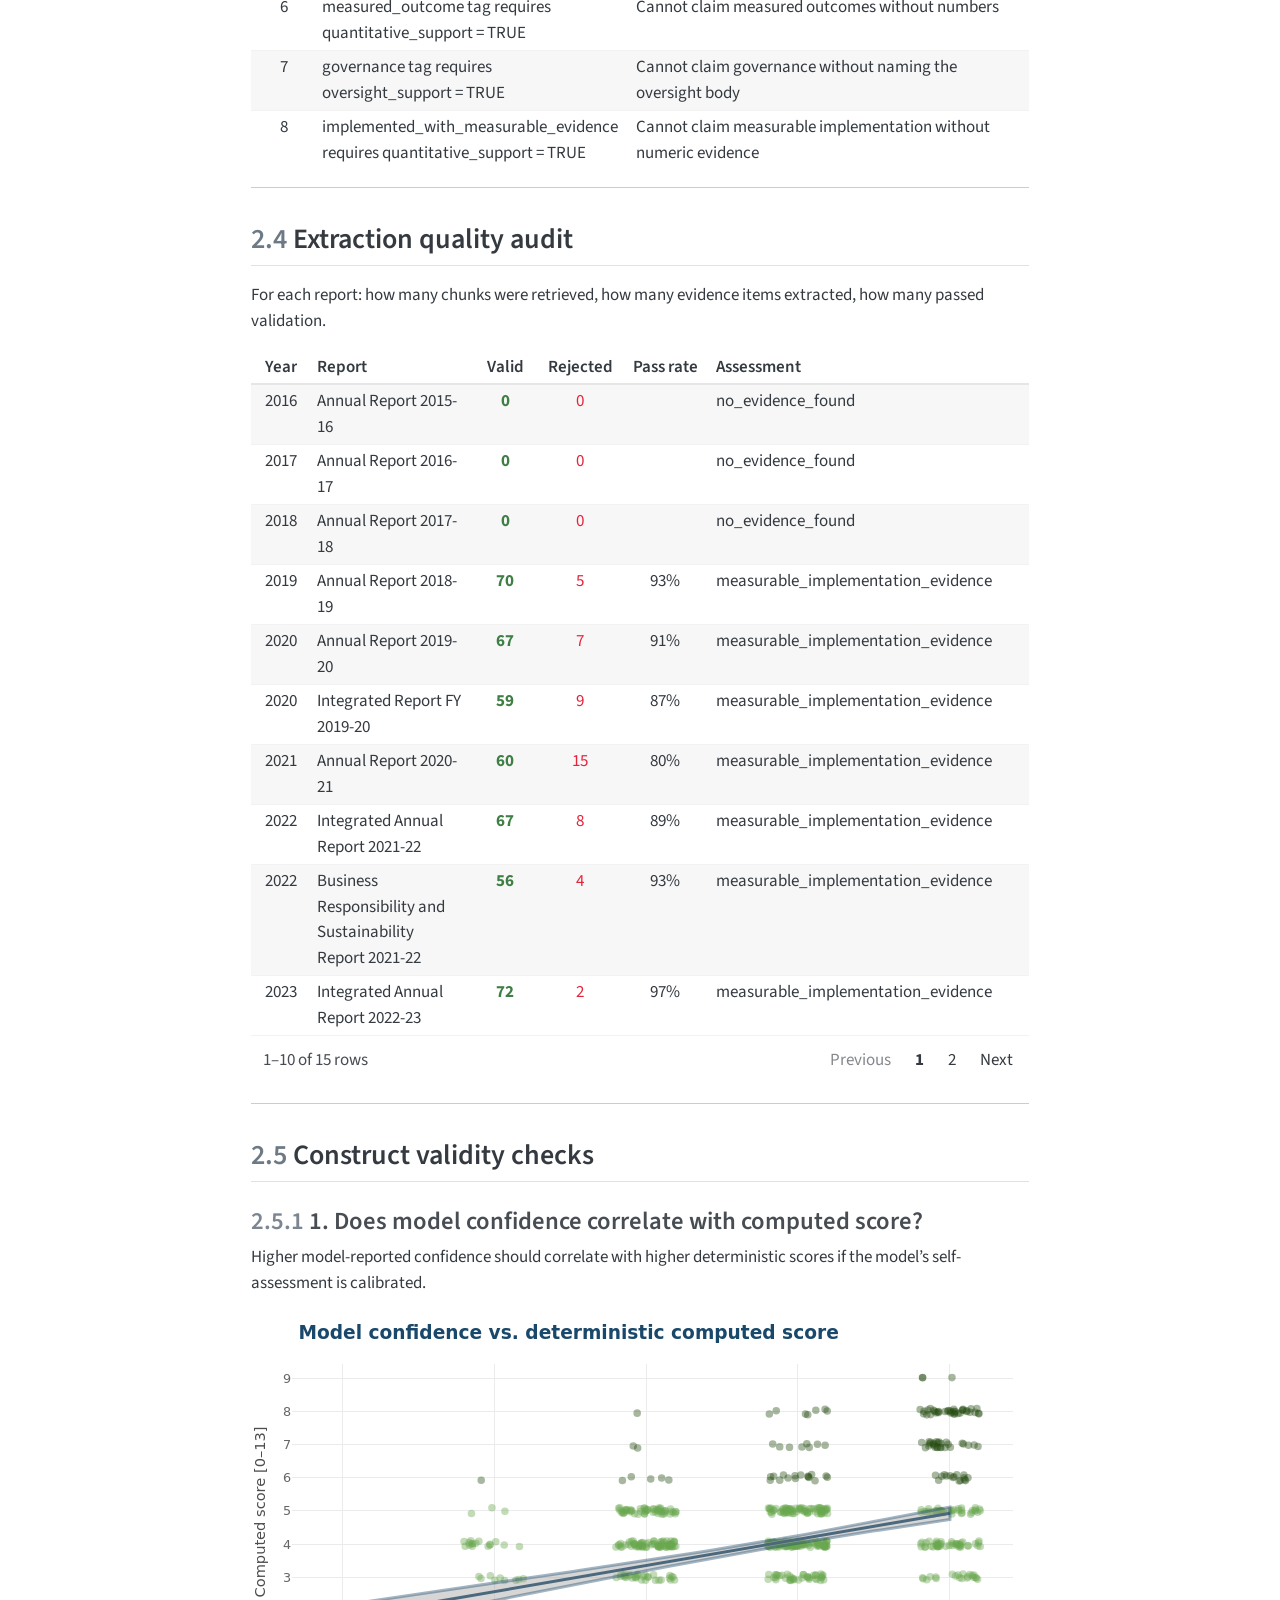
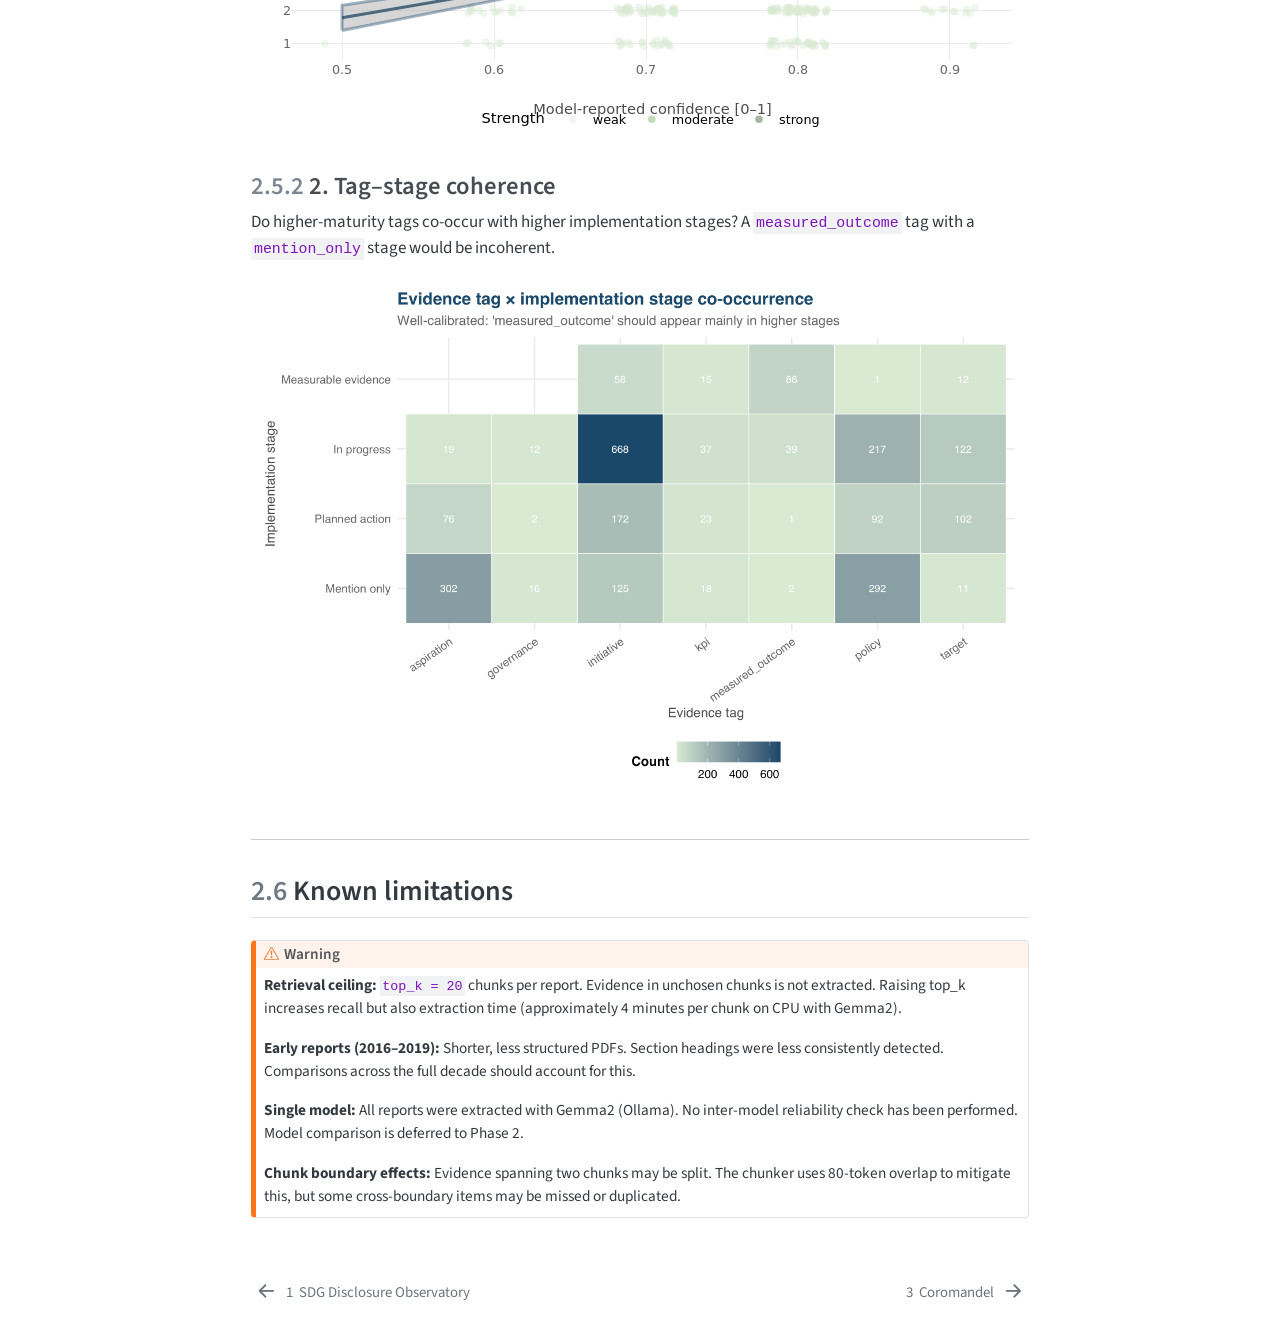
<file: chapter_1_methods.html>
<!DOCTYPE html>
<html xmlns="http://www.w3.org/1999/xhtml" lang="en" xml:lang="en"><head>

<meta charset="utf-8">
<meta name="generator" content="quarto-1.8.26">

<meta name="viewport" content="width=device-width, initial-scale=1.0, user-scalable=yes">


<title>2&nbsp; Methods and Validation – SDG Disclosure Observatory</title>
<style>
code{white-space: pre-wrap;}
span.smallcaps{font-variant: small-caps;}
div.columns{display: flex; gap: min(4vw, 1.5em);}
div.column{flex: auto; overflow-x: auto;}
div.hanging-indent{margin-left: 1.5em; text-indent: -1.5em;}
ul.task-list{list-style: none;}
ul.task-list li input[type="checkbox"] {
  width: 0.8em;
  margin: 0 0.8em 0.2em -1em; /* quarto-specific, see https://github.com/quarto-dev/quarto-cli/issues/4556 */ 
  vertical-align: middle;
}
</style>


<script src="site_libs/quarto-nav/quarto-nav.js"></script>
<script src="site_libs/quarto-nav/headroom.min.js"></script>
<script src="site_libs/clipboard/clipboard.min.js"></script>
<script src="site_libs/quarto-search/autocomplete.umd.js"></script>
<script src="site_libs/quarto-search/fuse.min.js"></script>
<script src="site_libs/quarto-search/quarto-search.js"></script>
<meta name="quarto:offset" content="./">
<link href="./chapter_2_observatory.html" rel="next">
<link href="./index.html" rel="prev">
<script src="site_libs/quarto-html/quarto.js" type="module"></script>
<script src="site_libs/quarto-html/tabsets/tabsets.js" type="module"></script>
<script src="site_libs/quarto-html/axe/axe-check.js" type="module"></script>
<script src="site_libs/quarto-html/popper.min.js"></script>
<script src="site_libs/quarto-html/tippy.umd.min.js"></script>
<script src="site_libs/quarto-html/anchor.min.js"></script>
<link href="site_libs/quarto-html/tippy.css" rel="stylesheet">
<link href="site_libs/quarto-html/quarto-syntax-highlighting-587c61ba64f3a5504c4d52d930310e48.css" rel="stylesheet" id="quarto-text-highlighting-styles">
<script src="site_libs/bootstrap/bootstrap.min.js"></script>
<link href="site_libs/bootstrap/bootstrap-icons.css" rel="stylesheet">
<link href="site_libs/bootstrap/bootstrap-b82e2001e4f2dbe63ea4bb636280354e.min.css" rel="stylesheet" append-hash="true" id="quarto-bootstrap" data-mode="light">
<script id="quarto-search-options" type="application/json">{
  "location": "sidebar",
  "copy-button": false,
  "collapse-after": 3,
  "panel-placement": "start",
  "type": "textbox",
  "limit": 50,
  "keyboard-shortcut": [
    "f",
    "/",
    "s"
  ],
  "show-item-context": false,
  "language": {
    "search-no-results-text": "No results",
    "search-matching-documents-text": "matching documents",
    "search-copy-link-title": "Copy link to search",
    "search-hide-matches-text": "Hide additional matches",
    "search-more-match-text": "more match in this document",
    "search-more-matches-text": "more matches in this document",
    "search-clear-button-title": "Clear",
    "search-text-placeholder": "",
    "search-detached-cancel-button-title": "Cancel",
    "search-submit-button-title": "Submit",
    "search-label": "Search"
  }
}</script>
<style>html{ scroll-behavior: smooth; }</style>
<script src="site_libs/quarto-diagram/mermaid.min.js"></script>
<script src="site_libs/quarto-diagram/mermaid-init.js"></script>
<link href="site_libs/quarto-diagram/mermaid.css" rel="stylesheet">
<script src="site_libs/core-js-2.5.3/shim.min.js"></script>
<script src="site_libs/react-18.2.0/react.min.js"></script>
<script src="site_libs/react-18.2.0/react-dom.min.js"></script>
<script src="site_libs/reactwidget-2.0.0/react-tools.js"></script>
<link href="site_libs/htmltools-fill-0.5.9/fill.css" rel="stylesheet">
<script src="site_libs/htmlwidgets-1.6.4/htmlwidgets.js"></script>
<link href="site_libs/reactable-0.4.5/reactable.css" rel="stylesheet">
<script src="site_libs/reactable-binding-0.4.5/reactable.js"></script>
<script src="site_libs/plotly-binding-4.12.0/plotly.js"></script>
<script src="site_libs/typedarray-0.1/typedarray.min.js"></script>
<script src="site_libs/jquery-3.5.1/jquery.min.js"></script>
<link href="site_libs/crosstalk-1.2.2/css/crosstalk.min.css" rel="stylesheet">
<script src="site_libs/crosstalk-1.2.2/js/crosstalk.min.js"></script>
<link href="site_libs/plotly-htmlwidgets-css-2.25.2/plotly-htmlwidgets.css" rel="stylesheet">
<script src="site_libs/plotly-main-2.25.2/plotly-latest.min.js"></script>


</head>

<body class="nav-sidebar docked quarto-light">

<div id="quarto-search-results"></div>
  <header id="quarto-header" class="headroom fixed-top">
  <nav class="quarto-secondary-nav">
    <div class="container-fluid d-flex">
      <button type="button" class="quarto-btn-toggle btn" data-bs-toggle="collapse" role="button" data-bs-target=".quarto-sidebar-collapse-item" aria-controls="quarto-sidebar" aria-expanded="false" aria-label="Toggle sidebar navigation" onclick="if (window.quartoToggleHeadroom) { window.quartoToggleHeadroom(); }">
        <i class="bi bi-layout-text-sidebar-reverse"></i>
      </button>
        <nav class="quarto-page-breadcrumbs" aria-label="breadcrumb"><ol class="breadcrumb"><li class="breadcrumb-item"><a href="./chapter_1_methods.html"><span class="chapter-number">2</span>&nbsp; <span class="chapter-title">Methods and Validation</span></a></li></ol></nav>
        <a class="flex-grow-1" role="navigation" data-bs-toggle="collapse" data-bs-target=".quarto-sidebar-collapse-item" aria-controls="quarto-sidebar" aria-expanded="false" aria-label="Toggle sidebar navigation" onclick="if (window.quartoToggleHeadroom) { window.quartoToggleHeadroom(); }">      
        </a>
      <button type="button" class="btn quarto-search-button" aria-label="Search" onclick="window.quartoOpenSearch();">
        <i class="bi bi-search"></i>
      </button>
    </div>
  </nav>
</header>
<!-- content -->
<div id="quarto-content" class="quarto-container page-columns page-rows-contents page-layout-article">
<!-- sidebar -->
  <nav id="quarto-sidebar" class="sidebar collapse collapse-horizontal quarto-sidebar-collapse-item sidebar-navigation docked overflow-auto">
    <div class="pt-lg-2 mt-2 text-left sidebar-header">
    <div class="sidebar-title mb-0 py-0">
      <a href="./">SDG Disclosure Observatory</a> 
    </div>
      </div>
        <div class="mt-2 flex-shrink-0 align-items-center">
        <div class="sidebar-search">
        <div id="quarto-search" class="" title="Search"></div>
        </div>
        </div>
    <div class="sidebar-menu-container"> 
    <ul class="list-unstyled mt-1">
        <li class="sidebar-item">
  <div class="sidebar-item-container"> 
  <a href="./index.html" class="sidebar-item-text sidebar-link">
 <span class="menu-text"><span class="chapter-number">1</span>&nbsp; <span class="chapter-title">SDG Disclosure Observatory</span></span></a>
  </div>
</li>
        <li class="sidebar-item">
  <div class="sidebar-item-container"> 
  <a href="./chapter_1_methods.html" class="sidebar-item-text sidebar-link active">
 <span class="menu-text"><span class="chapter-number">2</span>&nbsp; <span class="chapter-title">Methods and Validation</span></span></a>
  </div>
</li>
        <li class="sidebar-item sidebar-item-section">
      <div class="sidebar-item-container"> 
            <a class="sidebar-item-text sidebar-link text-start" data-bs-toggle="collapse" data-bs-target="#quarto-sidebar-section-1" role="navigation" aria-expanded="true">
 <span class="menu-text">Single-Company Observatories</span></a>
          <a class="sidebar-item-toggle text-start" data-bs-toggle="collapse" data-bs-target="#quarto-sidebar-section-1" role="navigation" aria-expanded="true" aria-label="Toggle section">
            <i class="bi bi-chevron-right ms-2"></i>
          </a> 
      </div>
      <ul id="quarto-sidebar-section-1" class="collapse list-unstyled sidebar-section depth1 show">  
          <li class="sidebar-item">
  <div class="sidebar-item-container"> 
  <a href="./chapter_2_observatory.html" class="sidebar-item-text sidebar-link">
 <span class="menu-text"><span class="chapter-number">3</span>&nbsp; <span class="chapter-title">Coromandel</span></span></a>
  </div>
</li>
          <li class="sidebar-item">
  <div class="sidebar-item-container"> 
  <a href="./chapter_2b_jswsteel.html" class="sidebar-item-text sidebar-link">
 <span class="menu-text"><span class="chapter-number">4</span>&nbsp; <span class="chapter-title">JSW Steel</span></span></a>
  </div>
</li>
      </ul>
  </li>
        <li class="sidebar-item">
  <div class="sidebar-item-container"> 
  <a href="./chapter_3_comparison.html" class="sidebar-item-text sidebar-link">
 <span class="menu-text"><span class="chapter-number">5</span>&nbsp; <span class="chapter-title">Cross-Company Comparison</span></span></a>
  </div>
</li>
        <li class="sidebar-item">
  <div class="sidebar-item-container"> 
  <a href="./chapter_4_theory.html" class="sidebar-item-text sidebar-link">
 <span class="menu-text"><span class="chapter-number">6</span>&nbsp; <span class="chapter-title">Longitudinal Theory Testing</span></span></a>
  </div>
</li>
        <li class="sidebar-item">
  <div class="sidebar-item-container"> 
  <a href="./chapter_5_reports.html" class="sidebar-item-text sidebar-link">
 <span class="menu-text"><span class="chapter-number">7</span>&nbsp; <span class="chapter-title">Reports Library</span></span></a>
  </div>
</li>
    </ul>
    </div>
</nav>
<div id="quarto-sidebar-glass" class="quarto-sidebar-collapse-item" data-bs-toggle="collapse" data-bs-target=".quarto-sidebar-collapse-item"></div>
<!-- margin-sidebar -->
    <div id="quarto-margin-sidebar" class="sidebar margin-sidebar">
        <nav id="TOC" role="doc-toc" class="toc-active">
    <h2 id="toc-title">Table of contents</h2>
   
  <ul>
  <li><a href="#pipeline-overview" id="toc-pipeline-overview" class="nav-link active" data-scroll-target="#pipeline-overview"><span class="header-section-number">2.1</span> Pipeline overview</a></li>
  <li><a href="#scoring-rubric" id="toc-scoring-rubric" class="nav-link" data-scroll-target="#scoring-rubric"><span class="header-section-number">2.2</span> Scoring rubric</a></li>
  <li><a href="#validation-rules" id="toc-validation-rules" class="nav-link" data-scroll-target="#validation-rules"><span class="header-section-number">2.3</span> Validation rules</a></li>
  <li><a href="#extraction-quality-audit" id="toc-extraction-quality-audit" class="nav-link" data-scroll-target="#extraction-quality-audit"><span class="header-section-number">2.4</span> Extraction quality audit</a></li>
  <li><a href="#construct-validity-checks" id="toc-construct-validity-checks" class="nav-link" data-scroll-target="#construct-validity-checks"><span class="header-section-number">2.5</span> Construct validity checks</a>
  <ul class="collapse">
  <li><a href="#does-model-confidence-correlate-with-computed-score" id="toc-does-model-confidence-correlate-with-computed-score" class="nav-link" data-scroll-target="#does-model-confidence-correlate-with-computed-score"><span class="header-section-number">2.5.1</span> 1. Does model confidence correlate with computed score?</a></li>
  <li><a href="#tagstage-coherence" id="toc-tagstage-coherence" class="nav-link" data-scroll-target="#tagstage-coherence"><span class="header-section-number">2.5.2</span> 2. Tag–stage coherence</a></li>
  </ul></li>
  <li><a href="#known-limitations" id="toc-known-limitations" class="nav-link" data-scroll-target="#known-limitations"><span class="header-section-number">2.6</span> Known limitations</a></li>
  </ul>
</nav>
    </div>
<!-- main -->
<main class="content" id="quarto-document-content">

<header id="title-block-header" class="quarto-title-block default">
<div class="quarto-title">
<h1 class="title"><span class="chapter-number">2</span>&nbsp; <span class="chapter-title">Methods and Validation</span></h1>
</div>



<div class="quarto-title-meta">

    
  
    
  </div>
  


</header>


<section id="pipeline-overview" class="level2" data-number="2.1">
<h2 data-number="2.1" class="anchored" data-anchor-id="pipeline-overview"><span class="header-section-number">2.1</span> Pipeline overview</h2>
<p>The extraction pipeline is a linear LangGraph workflow with eight deterministic nodes. No unconstrained agents; the LLM is used only for extraction and normalization.</p>
<div class="cell" data-layout-align="default">
<div class="cell-output-display">
<div>
<p></p><figure class="figure"><p></p>
<div>
<pre class="mermaid mermaid-js">flowchart LR
    A([PDF input]) --&gt; B[ingest_pdf]
    B --&gt; C[chunk_document]
    C --&gt; D[retrieve_candidate_chunks]
    D --&gt; E[extract_evidence]
    E --&gt; F[validate_evidence]
    F --&gt; G[score_evidence]
    G --&gt; H[aggregate_findings]
    H --&gt; I([JSON · CSV · MD outputs])

    style B fill:#19486A,color:#fff
    style C fill:#19486A,color:#fff
    style D fill:#0A97D9,color:#fff
    style E fill:#FCC30B,color:#000
    style F fill:#E5243B,color:#fff
    style G fill:#3F7E44,color:#fff
    style H fill:#3F7E44,color:#fff
</pre>
</div>
<p></p></figure><p></p>
</div>
</div>
</div>
<p><strong>Key design decisions:</strong></p>
<ul>
<li>The LLM assigns <code>candidate_sdgs</code>, <code>evidence_tags</code>, <code>implementation_stage</code>, and confidence — all normalization tasks</li>
<li>Validation, scoring, and final strength assessment are <strong>deterministic Python</strong> — the model cannot inflate ratings</li>
<li>Conservative extraction: when uncertain, the model is instructed to return no evidence rather than a speculative item</li>
</ul>
<hr>
</section>
<section id="scoring-rubric" class="level2" data-number="2.2">
<h2 data-number="2.2" class="anchored" data-anchor-id="scoring-rubric"><span class="header-section-number">2.2</span> Scoring rubric</h2>
<p>The <code>computed_score</code> (0–13) is calculated from four additive components. The model is never asked to assign weak/moderate/strong directly.</p>
<div class="cell">
<div class="cell-output-display">
<div id="rjheiawcjh" style="padding-left:0px;padding-right:0px;padding-top:10px;padding-bottom:10px;overflow-x:auto;overflow-y:auto;width:auto;height:auto;">
<style>#rjheiawcjh table {
  font-family: monospace, system-ui, 'Segoe UI', Roboto, Helvetica, Arial, sans-serif, 'Apple Color Emoji', 'Segoe UI Emoji', 'Segoe UI Symbol', 'Noto Color Emoji';
  -webkit-font-smoothing: antialiased;
  -moz-osx-font-smoothing: grayscale;
}

#rjheiawcjh thead, #rjheiawcjh tbody, #rjheiawcjh tfoot, #rjheiawcjh tr, #rjheiawcjh td, #rjheiawcjh th {
  border-style: none;
}

#rjheiawcjh p {
  margin: 0;
  padding: 0;
}

#rjheiawcjh .gt_table {
  display: table;
  border-collapse: collapse;
  line-height: normal;
  margin-left: auto;
  margin-right: auto;
  color: #333333;
  font-size: 13px;
  font-weight: normal;
  font-style: normal;
  background-color: #FFFFFF;
  width: auto;
  border-top-style: solid;
  border-top-width: 2px;
  border-top-color: #A8A8A8;
  border-right-style: none;
  border-right-width: 2px;
  border-right-color: #D3D3D3;
  border-bottom-style: solid;
  border-bottom-width: 2px;
  border-bottom-color: #A8A8A8;
  border-left-style: none;
  border-left-width: 2px;
  border-left-color: #D3D3D3;
}

#rjheiawcjh .gt_caption {
  padding-top: 4px;
  padding-bottom: 4px;
}

#rjheiawcjh .gt_title {
  color: #333333;
  font-size: 125%;
  font-weight: initial;
  padding-top: 4px;
  padding-bottom: 4px;
  padding-left: 5px;
  padding-right: 5px;
  border-bottom-color: #FFFFFF;
  border-bottom-width: 0;
}

#rjheiawcjh .gt_subtitle {
  color: #333333;
  font-size: 85%;
  font-weight: initial;
  padding-top: 3px;
  padding-bottom: 5px;
  padding-left: 5px;
  padding-right: 5px;
  border-top-color: #FFFFFF;
  border-top-width: 0;
}

#rjheiawcjh .gt_heading {
  background-color: #FFFFFF;
  text-align: center;
  border-bottom-color: #FFFFFF;
  border-left-style: none;
  border-left-width: 1px;
  border-left-color: #D3D3D3;
  border-right-style: none;
  border-right-width: 1px;
  border-right-color: #D3D3D3;
}

#rjheiawcjh .gt_bottom_border {
  border-bottom-style: solid;
  border-bottom-width: 2px;
  border-bottom-color: #D3D3D3;
}

#rjheiawcjh .gt_col_headings {
  border-top-style: solid;
  border-top-width: 2px;
  border-top-color: #D3D3D3;
  border-bottom-style: solid;
  border-bottom-width: 2px;
  border-bottom-color: #D3D3D3;
  border-left-style: none;
  border-left-width: 1px;
  border-left-color: #D3D3D3;
  border-right-style: none;
  border-right-width: 1px;
  border-right-color: #D3D3D3;
}

#rjheiawcjh .gt_col_heading {
  color: #333333;
  background-color: #FFFFFF;
  font-size: 100%;
  font-weight: normal;
  text-transform: inherit;
  border-left-style: none;
  border-left-width: 1px;
  border-left-color: #D3D3D3;
  border-right-style: none;
  border-right-width: 1px;
  border-right-color: #D3D3D3;
  vertical-align: bottom;
  padding-top: 5px;
  padding-bottom: 6px;
  padding-left: 5px;
  padding-right: 5px;
  overflow-x: hidden;
}

#rjheiawcjh .gt_column_spanner_outer {
  color: #333333;
  background-color: #FFFFFF;
  font-size: 100%;
  font-weight: normal;
  text-transform: inherit;
  padding-top: 0;
  padding-bottom: 0;
  padding-left: 4px;
  padding-right: 4px;
}

#rjheiawcjh .gt_column_spanner_outer:first-child {
  padding-left: 0;
}

#rjheiawcjh .gt_column_spanner_outer:last-child {
  padding-right: 0;
}

#rjheiawcjh .gt_column_spanner {
  border-bottom-style: solid;
  border-bottom-width: 2px;
  border-bottom-color: #D3D3D3;
  vertical-align: bottom;
  padding-top: 5px;
  padding-bottom: 5px;
  overflow-x: hidden;
  display: inline-block;
  width: 100%;
}

#rjheiawcjh .gt_spanner_row {
  border-bottom-style: hidden;
}

#rjheiawcjh .gt_group_heading {
  padding-top: 8px;
  padding-bottom: 8px;
  padding-left: 5px;
  padding-right: 5px;
  color: #333333;
  background-color: #FFFFFF;
  font-size: 100%;
  font-weight: initial;
  text-transform: inherit;
  border-top-style: solid;
  border-top-width: 2px;
  border-top-color: #D3D3D3;
  border-bottom-style: solid;
  border-bottom-width: 2px;
  border-bottom-color: #D3D3D3;
  border-left-style: none;
  border-left-width: 1px;
  border-left-color: #D3D3D3;
  border-right-style: none;
  border-right-width: 1px;
  border-right-color: #D3D3D3;
  vertical-align: middle;
  text-align: left;
}

#rjheiawcjh .gt_empty_group_heading {
  padding: 0.5px;
  color: #333333;
  background-color: #FFFFFF;
  font-size: 100%;
  font-weight: initial;
  border-top-style: solid;
  border-top-width: 2px;
  border-top-color: #D3D3D3;
  border-bottom-style: solid;
  border-bottom-width: 2px;
  border-bottom-color: #D3D3D3;
  vertical-align: middle;
}

#rjheiawcjh .gt_from_md > :first-child {
  margin-top: 0;
}

#rjheiawcjh .gt_from_md > :last-child {
  margin-bottom: 0;
}

#rjheiawcjh .gt_row {
  padding-top: 8px;
  padding-bottom: 8px;
  padding-left: 5px;
  padding-right: 5px;
  margin: 10px;
  border-top-style: solid;
  border-top-width: 1px;
  border-top-color: #D3D3D3;
  border-left-style: none;
  border-left-width: 1px;
  border-left-color: #D3D3D3;
  border-right-style: none;
  border-right-width: 1px;
  border-right-color: #D3D3D3;
  vertical-align: middle;
  overflow-x: hidden;
}

#rjheiawcjh .gt_stub {
  color: #333333;
  background-color: #FFFFFF;
  font-size: 100%;
  font-weight: initial;
  text-transform: inherit;
  border-right-style: solid;
  border-right-width: 2px;
  border-right-color: #D3D3D3;
  padding-left: 5px;
  padding-right: 5px;
}

#rjheiawcjh .gt_stub_row_group {
  color: #333333;
  background-color: #FFFFFF;
  font-size: 100%;
  font-weight: initial;
  text-transform: inherit;
  border-right-style: solid;
  border-right-width: 2px;
  border-right-color: #D3D3D3;
  padding-left: 5px;
  padding-right: 5px;
  vertical-align: top;
}

#rjheiawcjh .gt_row_group_first td {
  border-top-width: 2px;
}

#rjheiawcjh .gt_row_group_first th {
  border-top-width: 2px;
}

#rjheiawcjh .gt_summary_row {
  color: #333333;
  background-color: #FFFFFF;
  text-transform: inherit;
  padding-top: 8px;
  padding-bottom: 8px;
  padding-left: 5px;
  padding-right: 5px;
}

#rjheiawcjh .gt_first_summary_row {
  border-top-style: solid;
  border-top-color: #D3D3D3;
}

#rjheiawcjh .gt_first_summary_row.thick {
  border-top-width: 2px;
}

#rjheiawcjh .gt_last_summary_row {
  padding-top: 8px;
  padding-bottom: 8px;
  padding-left: 5px;
  padding-right: 5px;
  border-bottom-style: solid;
  border-bottom-width: 2px;
  border-bottom-color: #D3D3D3;
}

#rjheiawcjh .gt_grand_summary_row {
  color: #333333;
  background-color: #FFFFFF;
  text-transform: inherit;
  padding-top: 8px;
  padding-bottom: 8px;
  padding-left: 5px;
  padding-right: 5px;
}

#rjheiawcjh .gt_first_grand_summary_row {
  padding-top: 8px;
  padding-bottom: 8px;
  padding-left: 5px;
  padding-right: 5px;
  border-top-style: double;
  border-top-width: 6px;
  border-top-color: #D3D3D3;
}

#rjheiawcjh .gt_last_grand_summary_row_top {
  padding-top: 8px;
  padding-bottom: 8px;
  padding-left: 5px;
  padding-right: 5px;
  border-bottom-style: double;
  border-bottom-width: 6px;
  border-bottom-color: #D3D3D3;
}

#rjheiawcjh .gt_striped {
  background-color: rgba(128, 128, 128, 0.05);
}

#rjheiawcjh .gt_table_body {
  border-top-style: solid;
  border-top-width: 2px;
  border-top-color: #D3D3D3;
  border-bottom-style: solid;
  border-bottom-width: 2px;
  border-bottom-color: #D3D3D3;
}

#rjheiawcjh .gt_footnotes {
  color: #333333;
  background-color: #FFFFFF;
  border-bottom-style: none;
  border-bottom-width: 2px;
  border-bottom-color: #D3D3D3;
  border-left-style: none;
  border-left-width: 2px;
  border-left-color: #D3D3D3;
  border-right-style: none;
  border-right-width: 2px;
  border-right-color: #D3D3D3;
}

#rjheiawcjh .gt_footnote {
  margin: 0px;
  font-size: 90%;
  padding-top: 4px;
  padding-bottom: 4px;
  padding-left: 5px;
  padding-right: 5px;
}

#rjheiawcjh .gt_sourcenotes {
  color: #333333;
  background-color: #FFFFFF;
  border-bottom-style: none;
  border-bottom-width: 2px;
  border-bottom-color: #D3D3D3;
  border-left-style: none;
  border-left-width: 2px;
  border-left-color: #D3D3D3;
  border-right-style: none;
  border-right-width: 2px;
  border-right-color: #D3D3D3;
}

#rjheiawcjh .gt_sourcenote {
  font-size: 90%;
  padding-top: 4px;
  padding-bottom: 4px;
  padding-left: 5px;
  padding-right: 5px;
}

#rjheiawcjh .gt_left {
  text-align: left;
}

#rjheiawcjh .gt_center {
  text-align: center;
}

#rjheiawcjh .gt_right {
  text-align: right;
  font-variant-numeric: tabular-nums;
}

#rjheiawcjh .gt_font_normal {
  font-weight: normal;
}

#rjheiawcjh .gt_font_bold {
  font-weight: bold;
}

#rjheiawcjh .gt_font_italic {
  font-style: italic;
}

#rjheiawcjh .gt_super {
  font-size: 65%;
}

#rjheiawcjh .gt_footnote_marks {
  font-size: 75%;
  vertical-align: 0.4em;
  position: initial;
}

#rjheiawcjh .gt_asterisk {
  font-size: 100%;
  vertical-align: 0;
}

#rjheiawcjh .gt_indent_1 {
  text-indent: 5px;
}

#rjheiawcjh .gt_indent_2 {
  text-indent: 10px;
}

#rjheiawcjh .gt_indent_3 {
  text-indent: 15px;
}

#rjheiawcjh .gt_indent_4 {
  text-indent: 20px;
}

#rjheiawcjh .gt_indent_5 {
  text-indent: 25px;
}

#rjheiawcjh .katex-display {
  display: inline-flex !important;
  margin-bottom: 0.75em !important;
}

#rjheiawcjh div.Reactable > div.rt-table > div.rt-thead > div.rt-tr.rt-tr-group-header > div.rt-th-group:after {
  height: 0px !important;
}
</style>

<table class="gt_table caption-top table table-sm table-striped small" data-quarto-bootstrap="false">
<thead>
<tr class="gt_heading header">
<td colspan="3" class="gt_heading gt_title gt_font_normal gt_bottom_border">Evidence scoring rubric (documented max = 13)</td>
</tr>
<tr class="gt_col_headings even">
<th id="Component" class="gt_col_heading gt_columns_bottom_border gt_left" data-quarto-table-cell-role="th" scope="col">Component</th>
<th id="Points" class="gt_col_heading gt_columns_bottom_border gt_right" data-quarto-table-cell-role="th" scope="col">Points</th>
<th id="Notes" class="gt_col_heading gt_columns_bottom_border gt_left" data-quarto-table-cell-role="th" scope="col">Notes</th>
</tr>
</thead>
<tbody class="gt_table_body">
<tr class="odd">
<td class="gt_row gt_left" headers="Component" style="background-color: #F0F4F8">A. Action maturity — mention_only</td>
<td class="gt_row gt_right" headers="Points" style="background-color: #F0F4F8">1</td>
<td class="gt_row gt_left" headers="Notes" style="background-color: #F0F4F8">SDG is mentioned without any action language</td>
</tr>
<tr class="even">
<td class="gt_row gt_left" headers="Component">A. Action maturity — planned_action</td>
<td class="gt_row gt_right" headers="Points">2</td>
<td class="gt_row gt_left" headers="Notes">Stated plans or commitments exist</td>
</tr>
<tr class="odd">
<td class="gt_row gt_left" headers="Component">A. Action maturity — implementation_in_progress</td>
<td class="gt_row gt_right" headers="Points">3</td>
<td class="gt_row gt_left" headers="Notes">Active implementation underway</td>
</tr>
<tr class="even">
<td class="gt_row gt_left" headers="Component">A. Action maturity — implemented_with_measurable_evidence</td>
<td class="gt_row gt_right" headers="Points">4</td>
<td class="gt_row gt_left" headers="Notes">Outcomes are measured and reported</td>
</tr>
<tr class="odd">
<td class="gt_row gt_left" headers="Component" style="background-color: #F0F4F8">B. Tag bonus — policy</td>
<td class="gt_row gt_right" headers="Points" style="background-color: #F0F4F8">1</td>
<td class="gt_row gt_left" headers="Notes" style="background-color: #F0F4F8">+1 if evidence references a policy</td>
</tr>
<tr class="even">
<td class="gt_row gt_left" headers="Component">B. Tag bonus — initiative</td>
<td class="gt_row gt_right" headers="Points">1</td>
<td class="gt_row gt_left" headers="Notes">+1 if a specific initiative is named</td>
</tr>
<tr class="odd">
<td class="gt_row gt_left" headers="Component">B. Tag bonus — target</td>
<td class="gt_row gt_right" headers="Points">1</td>
<td class="gt_row gt_left" headers="Notes">+1 if a target is stated</td>
</tr>
<tr class="even">
<td class="gt_row gt_left" headers="Component">B. Tag bonus — kpi</td>
<td class="gt_row gt_right" headers="Points">1</td>
<td class="gt_row gt_left" headers="Notes">+1 if a KPI is tracked</td>
</tr>
<tr class="odd">
<td class="gt_row gt_left" headers="Component">B. Tag bonus — measured_outcome</td>
<td class="gt_row gt_right" headers="Points">2</td>
<td class="gt_row gt_left" headers="Notes">+2 if a measured outcome is present (e.g., numbers, percentages)</td>
</tr>
<tr class="even">
<td class="gt_row gt_left" headers="Component" style="background-color: #F0F4F8">C. Support — quantitative_support</td>
<td class="gt_row gt_right" headers="Points" style="background-color: #F0F4F8">1</td>
<td class="gt_row gt_left" headers="Notes" style="background-color: #F0F4F8">+1 if numeric or metric-like evidence is present</td>
</tr>
<tr class="odd">
<td class="gt_row gt_left" headers="Component">C. Support — oversight_support</td>
<td class="gt_row gt_right" headers="Points">1</td>
<td class="gt_row gt_left" headers="Notes">+1 if board, committee, or executive oversight is explicitly named</td>
</tr>
</tbody><tfoot>
<tr class="gt_footnotes odd">
<td colspan="3" class="gt_footnote">Strength: 1–2 = weak · 3–5 = moderate · 6+ = strong</td>
</tr>
</tfoot>

</table>

</div>
</div>
</div>
<hr>
</section>
<section id="validation-rules" class="level2" data-number="2.3">
<h2 data-number="2.3" class="anchored" data-anchor-id="validation-rules"><span class="header-section-number">2.3</span> Validation rules</h2>
<p>Eight deterministic rules must all pass for an evidence item to be retained. Failure causes rejection with the specific rule recorded.</p>
<div class="cell">
<div class="cell-output-display">
<div class="reactable html-widget html-fill-item" id="htmlwidget-aef62a23c1e145398f4b" style="width:auto;height:auto;"></div>
<script type="application/json" data-for="htmlwidget-aef62a23c1e145398f4b">{"x":{"tag":{"name":"Reactable","attribs":{"data":{"Rule #":[1,2,3,4,5,6,7,8],"Condition":["page_number > 0","evidence_text is non-empty","candidate_sdgs is non-empty","implementation_stage is in the valid set","all evidence_tags are in the valid set","measured_outcome tag requires quantitative_support = TRUE","governance tag requires oversight_support = TRUE","implemented_with_measurable_evidence requires quantitative_support = TRUE"],"Rationale":["Every item must be traceable to a specific page","Evidence must have verbatim or near-verbatim text","At least one SDG must be identified","Stage must be one of four defined values","Tags must be one of seven defined values","Cannot claim measured outcomes without numbers","Cannot claim governance without naming the oversight body","Cannot claim measurable implementation without numeric evidence"]},"columns":[{"id":"Rule #","name":"Rule #","type":"numeric","maxWidth":65,"align":"center"},{"id":"Condition","name":"Condition","type":"character","minWidth":220},{"id":"Rationale","name":"Rationale","type":"character","minWidth":280}],"defaultPageSize":8,"highlight":true,"striped":true,"compact":true,"dataKey":"4de2066d29e56278ae28f0265017eb62"},"children":[]},"class":"reactR_markup"},"evals":[],"jsHooks":[]}</script>
</div>
</div>
<hr>
</section>
<section id="extraction-quality-audit" class="level2" data-number="2.4">
<h2 data-number="2.4" class="anchored" data-anchor-id="extraction-quality-audit"><span class="header-section-number">2.4</span> Extraction quality audit</h2>
<p>For each report: how many chunks were retrieved, how many evidence items extracted, how many passed validation.</p>
<div class="cell">
<div class="cell-output-display">
<div class="reactable html-widget html-fill-item" id="htmlwidget-75453930295a5ece18d5" style="width:auto;height:auto;"></div>
<script type="application/json" data-for="htmlwidget-75453930295a5ece18d5">{"x":{"tag":{"name":"Reactable","attribs":{"data":{"Year":[2016,2017,2018,2019,2020,2020,2021,2022,2022,2023,2023,2024,2024,2025,2025],"Report":["Annual Report 2015-16","Annual Report 2016-17","Annual Report 2017-18","Annual Report 2018-19","Annual Report 2019-20","Integrated Report FY 2019-20","Annual Report 2020-21","Integrated Annual Report 2021-22","Business Responsibility and Sustainability Report 2021-22","Integrated Annual Report 2022-23","Integrated Report and BRSR FY 2022-23","Integrated Annual Report 2023-24","Integrated Annual Report FY 2023-24","Integrated Annual Report 2024-25","Integrated Annual Report FY 2024-25"],"Valid":[0,0,0,70,67,59,60,67,56,72,68,70,83,81,80],"Rejected":[0,0,0,5,7,9,15,8,4,2,3,5,2,2,2],"Pass rate":[null,null,null,"93%","91%","87%","80%","89%","93%","97%","96%","93%","98%","98%","98%"],"Assessment":["no_evidence_found","no_evidence_found","no_evidence_found","measurable_implementation_evidence","measurable_implementation_evidence","measurable_implementation_evidence","measurable_implementation_evidence","measurable_implementation_evidence","measurable_implementation_evidence","measurable_implementation_evidence","measurable_implementation_evidence","measurable_implementation_evidence","measurable_implementation_evidence","measurable_implementation_evidence","measurable_implementation_evidence"]},"columns":[{"id":"Year","name":"Year","type":"numeric","maxWidth":60,"align":"center"},{"id":"Report","name":"Report","type":"character"},{"id":"Valid","name":"Valid","type":"numeric","maxWidth":70,"align":"center","style":[{"color":"#3F7E44","fontWeight":"bold"},{"color":"#3F7E44","fontWeight":"bold"},{"color":"#3F7E44","fontWeight":"bold"},{"color":"#3F7E44","fontWeight":"bold"},{"color":"#3F7E44","fontWeight":"bold"},{"color":"#3F7E44","fontWeight":"bold"},{"color":"#3F7E44","fontWeight":"bold"},{"color":"#3F7E44","fontWeight":"bold"},{"color":"#3F7E44","fontWeight":"bold"},{"color":"#3F7E44","fontWeight":"bold"},{"color":"#3F7E44","fontWeight":"bold"},{"color":"#3F7E44","fontWeight":"bold"},{"color":"#3F7E44","fontWeight":"bold"},{"color":"#3F7E44","fontWeight":"bold"},{"color":"#3F7E44","fontWeight":"bold"}]},{"id":"Rejected","name":"Rejected","type":"numeric","maxWidth":80,"align":"center","style":[{"color":"#E5243B"},{"color":"#E5243B"},{"color":"#E5243B"},{"color":"#E5243B"},{"color":"#E5243B"},{"color":"#E5243B"},{"color":"#E5243B"},{"color":"#E5243B"},{"color":"#E5243B"},{"color":"#E5243B"},{"color":"#E5243B"},{"color":"#E5243B"},{"color":"#E5243B"},{"color":"#E5243B"},{"color":"#E5243B"}]},{"id":"Pass rate","name":"Pass rate","type":"character","maxWidth":90,"align":"center"},{"id":"Assessment","name":"Assessment","type":"character","minWidth":200}],"highlight":true,"striped":true,"compact":true,"dataKey":"ae3b935c7789c9ebe9ebc9ffb7e19b03"},"children":[]},"class":"reactR_markup"},"evals":[],"jsHooks":[]}</script>
</div>
</div>
<hr>
</section>
<section id="construct-validity-checks" class="level2" data-number="2.5">
<h2 data-number="2.5" class="anchored" data-anchor-id="construct-validity-checks"><span class="header-section-number">2.5</span> Construct validity checks</h2>
<section id="does-model-confidence-correlate-with-computed-score" class="level3" data-number="2.5.1">
<h3 data-number="2.5.1" class="anchored" data-anchor-id="does-model-confidence-correlate-with-computed-score"><span class="header-section-number">2.5.1</span> 1. Does model confidence correlate with computed score?</h3>
<p>Higher model-reported confidence should correlate with higher deterministic scores if the model’s self-assessment is calibrated.</p>
<div class="cell">
<div class="cell-output-display">
<div class="plotly html-widget html-fill-item" id="htmlwidget-d21bcc8f78a8f2050370" style="width:100%;height:433px;"></div>
<script type="application/json" data-for="htmlwidget-d21bcc8f78a8f2050370">{"x":{"data":[{"x":[0.69028734391555191,0.61178188776597375,0.6989344452507793,0.6870892185345292,0.71223686792887742,0.58143741258420045,0.80684395259246233,0.68359221137128767,0.78451546936295935,0.71832312287762756,0.59437563286162909,0.78097380578517916,0.79949325996451082,0.68831557348370542,0.6819772774912416,0.78928778261877597,0.69788139618933198,0.79961657133884734,0.69737694445066145,0.80856957338750368,0.71512791980057955,0.68973622561432413,0.59313040167093278,0.70513195011764762,0.8178422986250371,0.71585265695117406,0.81796944669447846,0.81028766248375184,0.69781581539660686,0.58448948034085335,0.71280441341921685,0.80161071668379014,0.78404941738583156,0.70551409903913731,0.81048431570641699,0.78570733821019534,0.69622496860101812,0.6856681015901267,0.79930061350576587,0.71020039241760968,0.81812891479581595,0.68800105049274862,0.60141482608392838,0.68300668633542949,0.58433889295905828,0.80643949117511515,0.8161189982667566,0.78302154697477822,0.61105510060675439,0.60297279892489308,0.78336758379824467,0.70714211360551416,0.79275361482053996,0.78576546119526036,0.80897277429699899,0.79478872518986465,0.70747043946757904,0.78225527100265035,0.7191007387638092,0.81822349956259133,0.81122332041151823,0.69515838679857545,0.80008766449056568,0.81033356684260072,0.80137462573125962,0.70097501350566738,0.80765851242467768,0.71069929141551247,0.68407253307290372,0.58515686149708923,0.78221446353010837,0.68835714706219731,0.80657053370960063,0.71058724639005955,0.59765873425640159,0.68720766370184716,0.604097104454413,0.79148058205842975,0.78213944299146543,0.80511608082801112,0.8192478030640632,0.68628702627494931,0.68264597628265611,0.58315861634910104,0.58292722810059783,0.90216158396564428,0.79271892338059846,0.68106961849145586,0.60022710495628417,0.79948807545937606,0.68205043856985859,0.58533409405499692,0.71667529919184736,0.80430941810831436,0.61780968492850663,0.80758842169307177,0.70778775382786985,0.79428970054723325,0.71202025474049147,0.79764505517669027,0.68855586915276945,0.81163242874667052,0.69791195869445799,0.80104047466069461,0.79544807113707072,0.71837882681749754,0.59010302456095809,0.61258745796978475,0.91582648706622427,0.68401214251294729,0.68421143322251732,0.78543130676262085,0.80959446651861078,0.91492684998549523,0.79454042574390771,0.80632584782317285,0.80036624773405496,0.80976726895198226,0.80351137073710566,0.78212387043051423,0.88367993393912914,0.79977756844833503,0.70676414822228251,0.81054235900752247,0.7075359425600618,0.79340013098903006,0.78284615936689084,0.70517729399725793,0.79869917628355325,0.811548904273659,0.59909000766463572,0.88275538068264725,0.79681108503602449,0.88740478982217608,0.79421798805706212,0.88836312990635635,0.80979668696410956,0.71857023220509286,0.70127665824256835,0.79402812305837878,0.80347504952922466,0.91052462561056025,0.70437528735958033,0.71796098160557442,0.79261000295169659,0.81072193557396532,0.78253447175025947,0.78790452877990902,0.68542951893061399,0.78266125523485253,0.91330650517717005,0.8945290215313435,0.79638607222586877,0.80708474747836589,0.69872020163573323,0.80544101339764895,0.90316635622642938,0.68981239222921431,0.81241447889246055,0.7104257864784449,0.71744700404815376,0.70205615015700451,0.71033972458913919,0.70773726563900707,0.71932618468999854,0.7864621562231332,0.70944455731660128,0.60425288584083314,0.81842850103043019,0.81112963018007578,0.68884391536004841,0.710443703867495,0.70444879669696092,0.91115642600692814,0.91625857346691197,0.7918625544663519,0.48862928218208251,0.80694172406569131,0.70298245431855322,0.81145764806307852,0.7180016395635902,0.78476286401040851,0.79420599532313652,0.78241941621527078,0.71447862311266364,0.81806061668321495,0.78664141261018816,0.89682582218199969],"y":[1.9534257031511515,2.096413591876626,2.0565207387786359,2.0314338023774328,1.0961528898216784,0.99437281601130967,0.97641412750817835,1.914094868535176,2.0333768053445964,1.9272827568929642,1.0341436466202141,0.93781109866686163,1.9505203661043198,2.0997068685945122,1.0667897648178042,0.96763820243068044,1.0429704997222871,1.0916286206804215,1.0181823530234397,1.9471628786064685,0.95244736969470978,0.96796217616647484,1.9141895200125874,0.96151613430120053,0.97928526196628807,0.91044319574721155,0.90554041564464571,1.9026778948493301,1.9059823071584105,2.0811245719436555,1.0369518029969185,1.94985286523588,1.0773529375437647,1.94964105845429,0.98069714768789706,2.063411038601771,1.976043573860079,1.9034571808297187,2.0605590736027808,1.9517307227943093,0.93931396566331382,2.0815739590208979,1.9473043786361814,0.91882924954406919,1.9619342245627194,1.0369324628263712,1.0294865977484733,1.9767660230863839,1.949629775295034,1.0000350496266037,1.0910507340915501,2.02711134259589,2.0667147187981754,0.90909217111766338,0.93319610655307772,1.9573050406761467,2.0584087077528239,0.94408854665234687,1.9015317531768232,1.9565720508806408,1.9449149911757559,2.0897418961860241,1.9262090088799595,2.0039292167406528,2.0618324417620899,1.9086501777172089,1.0449454215355218,0.9733427004422992,0.95749252680689101,1.9849368290975691,0.9972748014144599,1.028026303788647,2.0073586424347014,2.088813473749906,0.92827098541893061,2.0428417989052834,1.9890051851049066,1.9189285300672054,2.0039065486751495,2.0815190633293241,2.0352676832582803,2.0707875773310662,1.0615577035583557,1.019385317945853,1.9167814359068871,1.9714919607155026,2.0799221273977309,2.078176118573174,1.9509247153531759,1.97043566564098,2.0045616250019522,2.0691227636300029,1.9732715183403342,1.9848093078937381,2.0472483133897184,0.99220506800338626,0.92895786203444008,2.0880373782478272,1.943468641815707,1.9671584329567851,1.9832500786520542,2.0385977126657964,1.9019536708015949,2.0161692079156639,0.93478508060798049,2.002512016100809,1.9930597211699932,1.9206342920660973,0.94669252722524111,2.0217513584531845,1.008084111008793,1.0549372376874089,2.0450515238568188,0.93778502601198854,1.0323182036634535,1.0129797263536602,1.0347480926662684,0.91159792267717421,0.94130405057221656,2.0058163434732705,2.0213780642021448,2.0577716660220178,1.0989288631360978,1.9375465856399388,1.9214335270226002,1.9175033004488795,1.9638424301985651,1.9851618300657718,1.0753749357070774,0.93181649725884197,2.0895226343534885,2.0440394327044489,0.97139234985224898,1.9752429513260723,2.0660796707496045,1.9240405112039298,1.9800288240890951,1.9362548743374646,1.9597661964595319,2.0946055532898753,1.9004701072350145,1.9249138402752579,1.9511510610114784,2.0767279020976277,1.9721623508259654,0.9990617664996535,1.9839801463298499,2.0062615348491817,1.994903397653252,2.0685914086177943,1.9079078494105488,2.030743630276993,2.0512430851813406,2.0478040995076299,0.91064117527566846,1.9786257905419915,1.9550225166138262,2.0293919075746087,1.9612230435945093,1.945356453070417,1.9945841029286384,2.0853930354118346,0.95624233921989799,2.0336794252973052,2.0164958755485713,1.9635506985243409,2.0665215366054328,1.0099215941503643,1.9536138353403658,1.991299857525155,1.9159646278712898,1.9030879193916916,0.9955305305775255,2.0275089506991208,2.0754285152070224,0.98931119432672854,0.98964423611760144,2.0306320705451073,1.9886756206396967,2.0309150009416044,2.0350299954414366,1.9838958267588169,1.9370990173891187,1.075290314340964,0.98741406556218858,1.9639678887091576,2.0723572836723179,2.0205266639124604],"text":["confidence: 0.7<br />computed_score: 2<br />computed_strength: weak","confidence: 0.6<br />computed_score: 2<br />computed_strength: weak","confidence: 0.7<br />computed_score: 2<br />computed_strength: weak","confidence: 0.7<br />computed_score: 2<br />computed_strength: weak","confidence: 0.7<br />computed_score: 1<br />computed_strength: weak","confidence: 0.6<br />computed_score: 1<br />computed_strength: weak","confidence: 0.8<br />computed_score: 1<br />computed_strength: weak","confidence: 0.7<br />computed_score: 2<br />computed_strength: weak","confidence: 0.8<br />computed_score: 2<br />computed_strength: weak","confidence: 0.7<br />computed_score: 2<br />computed_strength: weak","confidence: 0.6<br />computed_score: 1<br />computed_strength: weak","confidence: 0.8<br />computed_score: 1<br />computed_strength: weak","confidence: 0.8<br />computed_score: 2<br />computed_strength: weak","confidence: 0.7<br />computed_score: 2<br />computed_strength: weak","confidence: 0.7<br />computed_score: 1<br />computed_strength: weak","confidence: 0.8<br />computed_score: 1<br />computed_strength: weak","confidence: 0.7<br />computed_score: 1<br />computed_strength: weak","confidence: 0.8<br />computed_score: 1<br />computed_strength: weak","confidence: 0.7<br />computed_score: 1<br />computed_strength: weak","confidence: 0.8<br />computed_score: 2<br />computed_strength: weak","confidence: 0.7<br />computed_score: 1<br />computed_strength: weak","confidence: 0.7<br />computed_score: 1<br />computed_strength: weak","confidence: 0.6<br />computed_score: 2<br />computed_strength: weak","confidence: 0.7<br />computed_score: 1<br />computed_strength: weak","confidence: 0.8<br />computed_score: 1<br />computed_strength: weak","confidence: 0.7<br />computed_score: 1<br />computed_strength: weak","confidence: 0.8<br />computed_score: 1<br />computed_strength: weak","confidence: 0.8<br />computed_score: 2<br />computed_strength: weak","confidence: 0.7<br />computed_score: 2<br />computed_strength: weak","confidence: 0.6<br />computed_score: 2<br />computed_strength: weak","confidence: 0.7<br />computed_score: 1<br />computed_strength: weak","confidence: 0.8<br />computed_score: 2<br />computed_strength: weak","confidence: 0.8<br />computed_score: 1<br />computed_strength: weak","confidence: 0.7<br />computed_score: 2<br />computed_strength: weak","confidence: 0.8<br />computed_score: 1<br />computed_strength: weak","confidence: 0.8<br />computed_score: 2<br />computed_strength: weak","confidence: 0.7<br />computed_score: 2<br />computed_strength: weak","confidence: 0.7<br />computed_score: 2<br />computed_strength: weak","confidence: 0.8<br />computed_score: 2<br />computed_strength: weak","confidence: 0.7<br />computed_score: 2<br />computed_strength: weak","confidence: 0.8<br />computed_score: 1<br />computed_strength: weak","confidence: 0.7<br />computed_score: 2<br />computed_strength: weak","confidence: 0.6<br />computed_score: 2<br />computed_strength: weak","confidence: 0.7<br />computed_score: 1<br />computed_strength: weak","confidence: 0.6<br />computed_score: 2<br />computed_strength: weak","confidence: 0.8<br />computed_score: 1<br />computed_strength: weak","confidence: 0.8<br />computed_score: 1<br />computed_strength: weak","confidence: 0.8<br />computed_score: 2<br />computed_strength: weak","confidence: 0.6<br />computed_score: 2<br />computed_strength: weak","confidence: 0.6<br />computed_score: 1<br />computed_strength: weak","confidence: 0.8<br />computed_score: 1<br />computed_strength: weak","confidence: 0.7<br />computed_score: 2<br />computed_strength: weak","confidence: 0.8<br />computed_score: 2<br />computed_strength: weak","confidence: 0.8<br />computed_score: 1<br />computed_strength: weak","confidence: 0.8<br />computed_score: 1<br />computed_strength: weak","confidence: 0.8<br />computed_score: 2<br />computed_strength: weak","confidence: 0.7<br />computed_score: 2<br />computed_strength: weak","confidence: 0.8<br />computed_score: 1<br />computed_strength: weak","confidence: 0.7<br />computed_score: 2<br />computed_strength: weak","confidence: 0.8<br />computed_score: 2<br />computed_strength: weak","confidence: 0.8<br />computed_score: 2<br />computed_strength: weak","confidence: 0.7<br />computed_score: 2<br />computed_strength: weak","confidence: 0.8<br />computed_score: 2<br />computed_strength: weak","confidence: 0.8<br />computed_score: 2<br />computed_strength: weak","confidence: 0.8<br />computed_score: 2<br />computed_strength: weak","confidence: 0.7<br />computed_score: 2<br />computed_strength: weak","confidence: 0.8<br />computed_score: 1<br />computed_strength: weak","confidence: 0.7<br />computed_score: 1<br />computed_strength: weak","confidence: 0.7<br />computed_score: 1<br />computed_strength: weak","confidence: 0.6<br />computed_score: 2<br />computed_strength: weak","confidence: 0.8<br />computed_score: 1<br />computed_strength: weak","confidence: 0.7<br />computed_score: 1<br />computed_strength: weak","confidence: 0.8<br />computed_score: 2<br />computed_strength: weak","confidence: 0.7<br />computed_score: 2<br />computed_strength: weak","confidence: 0.6<br />computed_score: 1<br />computed_strength: weak","confidence: 0.7<br />computed_score: 2<br />computed_strength: weak","confidence: 0.6<br />computed_score: 2<br />computed_strength: weak","confidence: 0.8<br />computed_score: 2<br />computed_strength: weak","confidence: 0.8<br />computed_score: 2<br />computed_strength: weak","confidence: 0.8<br />computed_score: 2<br />computed_strength: weak","confidence: 0.8<br />computed_score: 2<br />computed_strength: weak","confidence: 0.7<br />computed_score: 2<br />computed_strength: weak","confidence: 0.7<br />computed_score: 1<br />computed_strength: weak","confidence: 0.6<br />computed_score: 1<br />computed_strength: weak","confidence: 0.6<br />computed_score: 2<br />computed_strength: weak","confidence: 0.9<br />computed_score: 2<br />computed_strength: weak","confidence: 0.8<br />computed_score: 2<br />computed_strength: weak","confidence: 0.7<br />computed_score: 2<br />computed_strength: weak","confidence: 0.6<br />computed_score: 2<br />computed_strength: weak","confidence: 0.8<br />computed_score: 2<br />computed_strength: weak","confidence: 0.7<br />computed_score: 2<br />computed_strength: weak","confidence: 0.6<br />computed_score: 2<br />computed_strength: weak","confidence: 0.7<br />computed_score: 2<br />computed_strength: weak","confidence: 0.8<br />computed_score: 2<br />computed_strength: weak","confidence: 0.6<br />computed_score: 2<br />computed_strength: weak","confidence: 0.8<br />computed_score: 1<br />computed_strength: weak","confidence: 0.7<br />computed_score: 1<br />computed_strength: weak","confidence: 0.8<br />computed_score: 2<br />computed_strength: weak","confidence: 0.7<br />computed_score: 2<br />computed_strength: weak","confidence: 0.8<br />computed_score: 2<br />computed_strength: weak","confidence: 0.7<br />computed_score: 2<br />computed_strength: weak","confidence: 0.8<br />computed_score: 2<br />computed_strength: weak","confidence: 0.7<br />computed_score: 2<br />computed_strength: weak","confidence: 0.8<br />computed_score: 2<br />computed_strength: weak","confidence: 0.8<br />computed_score: 1<br />computed_strength: weak","confidence: 0.7<br />computed_score: 2<br />computed_strength: weak","confidence: 0.6<br />computed_score: 2<br />computed_strength: weak","confidence: 0.6<br />computed_score: 2<br />computed_strength: weak","confidence: 0.9<br />computed_score: 1<br />computed_strength: weak","confidence: 0.7<br />computed_score: 2<br />computed_strength: weak","confidence: 0.7<br />computed_score: 1<br />computed_strength: weak","confidence: 0.8<br />computed_score: 1<br />computed_strength: weak","confidence: 0.8<br />computed_score: 2<br />computed_strength: weak","confidence: 0.9<br />computed_score: 1<br />computed_strength: weak","confidence: 0.8<br />computed_score: 1<br />computed_strength: weak","confidence: 0.8<br />computed_score: 1<br />computed_strength: weak","confidence: 0.8<br />computed_score: 1<br />computed_strength: weak","confidence: 0.8<br />computed_score: 1<br />computed_strength: weak","confidence: 0.8<br />computed_score: 1<br />computed_strength: weak","confidence: 0.8<br />computed_score: 2<br />computed_strength: weak","confidence: 0.9<br />computed_score: 2<br />computed_strength: weak","confidence: 0.8<br />computed_score: 2<br />computed_strength: weak","confidence: 0.7<br />computed_score: 1<br />computed_strength: weak","confidence: 0.8<br />computed_score: 2<br />computed_strength: weak","confidence: 0.7<br />computed_score: 2<br />computed_strength: weak","confidence: 0.8<br />computed_score: 2<br />computed_strength: weak","confidence: 0.8<br />computed_score: 2<br />computed_strength: weak","confidence: 0.7<br />computed_score: 2<br />computed_strength: weak","confidence: 0.8<br />computed_score: 1<br />computed_strength: weak","confidence: 0.8<br />computed_score: 1<br />computed_strength: weak","confidence: 0.6<br />computed_score: 2<br />computed_strength: weak","confidence: 0.9<br />computed_score: 2<br />computed_strength: weak","confidence: 0.8<br />computed_score: 1<br />computed_strength: weak","confidence: 0.9<br />computed_score: 2<br />computed_strength: weak","confidence: 0.8<br />computed_score: 2<br />computed_strength: weak","confidence: 0.9<br />computed_score: 2<br />computed_strength: weak","confidence: 0.8<br />computed_score: 2<br />computed_strength: weak","confidence: 0.7<br />computed_score: 2<br />computed_strength: weak","confidence: 0.7<br />computed_score: 2<br />computed_strength: weak","confidence: 0.8<br />computed_score: 2<br />computed_strength: weak","confidence: 0.8<br />computed_score: 2<br />computed_strength: weak","confidence: 0.9<br />computed_score: 2<br />computed_strength: weak","confidence: 0.7<br />computed_score: 2<br />computed_strength: weak","confidence: 0.7<br />computed_score: 2<br />computed_strength: weak","confidence: 0.8<br />computed_score: 2<br />computed_strength: weak","confidence: 0.8<br />computed_score: 1<br />computed_strength: weak","confidence: 0.8<br />computed_score: 2<br />computed_strength: weak","confidence: 0.8<br />computed_score: 2<br />computed_strength: weak","confidence: 0.7<br />computed_score: 2<br />computed_strength: weak","confidence: 0.8<br />computed_score: 2<br />computed_strength: weak","confidence: 0.9<br />computed_score: 2<br />computed_strength: weak","confidence: 0.9<br />computed_score: 2<br />computed_strength: weak","confidence: 0.8<br />computed_score: 2<br />computed_strength: weak","confidence: 0.8<br />computed_score: 2<br />computed_strength: weak","confidence: 0.7<br />computed_score: 1<br />computed_strength: weak","confidence: 0.8<br />computed_score: 2<br />computed_strength: weak","confidence: 0.9<br />computed_score: 2<br />computed_strength: weak","confidence: 0.7<br />computed_score: 2<br />computed_strength: weak","confidence: 0.8<br />computed_score: 2<br />computed_strength: weak","confidence: 0.7<br />computed_score: 2<br />computed_strength: weak","confidence: 0.7<br />computed_score: 2<br />computed_strength: weak","confidence: 0.7<br />computed_score: 2<br />computed_strength: weak","confidence: 0.7<br />computed_score: 1<br />computed_strength: weak","confidence: 0.7<br />computed_score: 2<br />computed_strength: weak","confidence: 0.7<br />computed_score: 2<br />computed_strength: weak","confidence: 0.8<br />computed_score: 2<br />computed_strength: weak","confidence: 0.7<br />computed_score: 2<br />computed_strength: weak","confidence: 0.6<br />computed_score: 1<br />computed_strength: weak","confidence: 0.8<br />computed_score: 2<br />computed_strength: weak","confidence: 0.8<br />computed_score: 2<br />computed_strength: weak","confidence: 0.7<br />computed_score: 2<br />computed_strength: weak","confidence: 0.7<br />computed_score: 2<br />computed_strength: weak","confidence: 0.7<br />computed_score: 1<br />computed_strength: weak","confidence: 0.9<br />computed_score: 2<br />computed_strength: weak","confidence: 0.9<br />computed_score: 2<br />computed_strength: weak","confidence: 0.8<br />computed_score: 1<br />computed_strength: weak","confidence: 0.5<br />computed_score: 1<br />computed_strength: weak","confidence: 0.8<br />computed_score: 2<br />computed_strength: weak","confidence: 0.7<br />computed_score: 2<br />computed_strength: weak","confidence: 0.8<br />computed_score: 2<br />computed_strength: weak","confidence: 0.7<br />computed_score: 2<br />computed_strength: weak","confidence: 0.8<br />computed_score: 2<br />computed_strength: weak","confidence: 0.8<br />computed_score: 2<br />computed_strength: weak","confidence: 0.8<br />computed_score: 1<br />computed_strength: weak","confidence: 0.7<br />computed_score: 1<br />computed_strength: weak","confidence: 0.8<br />computed_score: 2<br />computed_strength: weak","confidence: 0.8<br />computed_score: 2<br />computed_strength: weak","confidence: 0.9<br />computed_score: 2<br />computed_strength: weak"],"type":"scatter","mode":"markers","marker":{"autocolorscale":false,"color":"rgba(217,234,211,1)","opacity":0.40000000000000002,"size":5.6692913385826778,"symbol":"circle","line":{"width":1.8897637795275593,"color":"rgba(217,234,211,1)"}},"hoveron":"points","name":"weak","legendgroup":"weak","showlegend":true,"xaxis":"x","yaxis":"y","hoverinfo":"text","frame":null},{"x":[0.78766024230979392,0.69035562316887078,0.79117745467461653,0.80185090517625213,0.78166216554120183,0.68026884702965618,0.8057868475373835,0.90254662025719878,0.81906040121801205,0.81714716052636505,0.78764858577400454,0.70972511374391611,0.78391064237803221,0.71630578844808035,0.81883269980549822,0.8125225987285376,0.71008981194347143,0.60058302423916754,0.81170632054097958,0.68397776153869927,0.80164872338064019,0.80238225870765745,0.69970926941372447,0.89211155988276003,0.70837451605126256,0.60671412850730122,0.81891176843084401,0.70367049734108145,0.71681436807848509,0.79020721425302332,0.78178273947909482,0.70491416408680374,0.79866156591102488,0.81938401725143195,0.80275642540305858,0.70825935881584878,0.58513986705802379,0.69783297497779129,0.61674355897121125,0.68682344642467796,0.71961786044761533,0.69990538197569541,0.69506592800840727,0.58539815491996705,0.71848451468162233,0.7918392744380981,0.90530017486773429,0.80505756170488896,0.79675561311654752,0.90677990499883887,0.71505533007904887,0.80334537565708164,0.79963024472817779,0.71365763587877151,0.78445283722132453,0.81754705357365309,0.71007380827330047,0.81185598198324449,0.69228522550314664,0.79454695134423681,0.71980101948603981,0.58597688186913721,0.90416081149131067,0.79113980159163477,0.7876410898473114,0.89727128907106823,0.79559140973724429,0.79633251821622253,0.90600637080147861,0.79951670488342652,0.71121534862555558,0.71845008701086044,0.78459022834897041,0.58570429634302856,0.70822622916661193,0.79903970150277026,0.81031676888465887,0.68993664812296629,0.79566482720896603,0.59737311754375699,0.78349634248763322,0.80016928367316731,0.90693935583345597,0.79972305134870114,0.69628033387474708,0.7838819029834122,0.71229905976913865,0.81547928147949278,0.80698116399347786,0.69279878941364581,0.80364379998296509,0.78396890843287115,0.8910059847030789,0.78832985834218561,0.90125742816366261,0.81708473408594728,0.78598870256915698,0.68972680752165616,0.79555822107009599,0.80294423470273624,0.68904500325210383,0.68203405325300992,0.69027550701983265,0.88571270069107411,0.80165917736478154,0.8179317286890001,0.69571248955093323,0.5847073238808661,0.71223471674136818,0.78547414727509024,0.69783787073567505,0.81901282269507647,0.58103555777110161,0.88098245456814772,0.8175000112224371,0.78197810711339122,0.68658504205755888,0.80814782527275386,0.5880399819463491,0.78402061120606958,0.69249301924370221,0.70037479013204573,0.80517880951054399,0.69542294249869874,0.7908533652126789,0.69053060651756815,0.78081768453121192,0.70996988659724591,0.78041269922629009,0.68043664844706653,0.80137563562951986,0.71924999698065217,0.79481607968918988,0.70828581204637886,0.5900472635682672,0.70036617222242048,0.80737550750374798,0.71780951043590902,0.79204897983931011,0.68324324436485762,0.79514407056383796,0.81226723584346483,0.68903558684512967,0.88202465834096078,0.70145338473841545,0.89157288733869788,0.89416001723147931,0.90737360184080906,0.78130767772905529,0.71591849361546334,0.80098741704598075,0.68512069878168402,0.69829921230673786,0.89604007573798305,0.7805895920936019,0.89220620176754895,0.79554435596801343,0.78763206165283928,0.8007422621082515,0.80740556521341211,0.70112352842465042,0.80270048552192752,0.70497972256503993,0.89330773054622115,0.793406435828656,0.69368840856477609,0.78627931359224024,0.59142680402845138,0.81489729015156631,0.8043450718466193,0.71500377560034389,0.88895956925116482,0.78579563370905825,0.90108583293855193,0.91677709376439454,0.70126878665760151,0.81637320154346527,0.69938450085930526,0.80886872826144107,0.69068524343892923,0.68855776184238493,0.79046388047747318,0.69339516231790177,0.91181262007914488,0.7878590778820217,0.69583769392222161,0.88434010433033106,0.78274974648840734,0.91884253348223865,0.80630454161204401,0.88110647384077312,0.90715416126884518,0.69360566576942795,0.81453996919095517,0.71174465200863779,0.68431670194491745,0.79520824776031085,0.79167902744375174,0.68584643715061244,0.69972428814508014,0.78062904506921771,0.90556718656793234,0.60690953001379966,0.70512146431952716,0.70937207676470271,0.79470982639119037,0.79656805688515309,0.69477382086217399,0.81740374057553711,0.7095994590222835,0.81166491112671801,0.7933704181108624,0.69965468690730626,0.60407636527903374,0.78961759275756782,0.89069300473667679,0.7903370566200465,0.69290949196554719,0.79239142560400078,0.88450177554972476,0.8936456600110978,0.91356638852506877,0.70821821645833549,0.88588696543127299,0.81582140560261907,0.68628791064023964,0.78192102295346566,0.78940281533636159,0.80907490969635554,0.90111665681935849,0.80367209895513958,0.80709080021828417,0.81122609269805257,0.79466172347776598,0.71713611973449587,0.91486553435213869,0.90757559326477355,0.78056793500669308,0.78526814377866694,0.79355912967585029,0.81636794043704874,0.78190185049548755,0.90754454857669775,0.79596994372084739,0.79928295037709185,0.71580852607265111,0.80768376667052511,0.90763964211568238,0.8194626080151648,0.68745811597444118,0.78543663335032765,0.70472366802394382,0.88475062934681781,0.79331599061377356,0.80033423718065033,0.89096400033682588,0.88628565400838855,0.91909483886323873,0.89149965705350043,0.81537035497836774,0.7007896723877638,0.60716742521151901,0.70755790537223218,0.60115298494696612,0.78570694818161435,0.91834746547974644,0.81370291303843267,0.69751104964874677,0.79178006140515211,0.69157419574446977,0.6970640332624316,0.78466967687010769,0.68333229748532176,0.79169095960445701,0.79811751780100171,0.71356349877081804,0.7164049729891121,0.71881948653608552,0.68644435070455068,0.61441012842580678,0.58358115498907859,0.68687724503688508,0.79638761950656778,0.81743929056450726,0.79456944384612149,0.71583666752092534,0.79195285772904755,0.71049310034140944,0.89119999643415215,0.8062024835310877,0.69913500570692122,0.70615300035104156,0.81854052317328752,0.68511670690029858,0.88325817503966397,0.79243946024216716,0.70794000135734669,0.61623215462081127,0.78873499732464558,0.69249423165805635,0.711384305274114,0.71617990491911765,0.68279731514863662,0.81425697522237905,0.71271504034288224,0.90609976545907556,0.90366318674758084,0.81491627612151207,0.89569327749311922,0.80365347123704856,0.69419005427509539,0.79837046708911663,0.79715055895969278,0.88115223433822398,0.81889146556146453,0.70684741898439818,0.90563653333112604,0.79738448802381756,0.90175716262310746,0.78153206630609939,0.71266119089908897,0.89034258166328073,0.7901203344576061,0.68501323451288043,0.79751264630816876,0.69226109088398513,0.6858049806207418,0.71154275916516774,0.91676267098635433,0.79947776791639635,0.79743391944095499,0.79266754616051915,0.81531814903952182,0.81658573783934119,0.79595183788798751,0.81828743314370522,0.78750880267471079,0.89968049740418798,0.79483116580173374,0.68420984596014023,0.91993154173716907,0.7878590215742588,0.81695620290003723,0.91467932323925194,0.88694840402342379,0.9083735859300941,0.70462242803536346,0.8074160995148123,0.5837765187490731,0.89416946440003819,0.81562437955290079,0.81619873722083869,0.5960913924407214,0.81704372078180321,0.71830426544882353,0.79739180790260433,0.79427039960399271,0.7154733283817768,0.91574131005443637,0.71560339984484012,0.79175664566457271,0.7194171686749905,0.58026933267712588,0.69658175822347401,0.81600558592006567,0.69712388345971699,0.71388194336555899,0.90638944697566337,0.81278003577142954,0.9041092287283391,0.88164453439414503,0.7048847810551524,0.81543868773616857,0.90485900920815765,0.71632296939380458,0.80921279145404701,0.70621961833909153,0.89350993917323651,0.88383641120977707,0.79420070875436077,0.79173059294931591,0.7823953991103918,0.71872381229884919,0.81132833080366262,0.7083004476036876,0.79340592466294768,0.91991897557862101,0.68217472244054078,0.80431532519869509,0.88080401336774228,0.78844967286102474,0.81302756164222956,0.69568837989121668,0.78012823732569814,0.79434676643460989,0.79266585946083068,0.89417188459075991,0.90800226900726555,0.79564314424991611,0.91735211299732333,0.79727520508691674,0.79301451806910339,0.71697249171324073,0.88353943141177294,0.79238991840742534,0.78009693813510239,0.70972867361269887,0.9164245255757123,0.80711353900842375,0.81556020482443281,0.79642088024877011,0.9015517084114254,0.81304525421001017,0.8060156633052975,0.70833724199794224,0.9113571112323553,0.81042991193942726,0.71657958460971705,0.91685200370848186,0.80087949406355619,0.70566372096538543,0.69762365445494645,0.81851525194011632,0.68332251347601414,0.69670640513300897,0.81175576100125912,0.80346453176811339,0.71047969983890646,0.81517565950751314,0.70021312385797496,0.89225868502631789,0.9008494152873755,0.78076135520823309,0.81705195621587345,0.7841225804388523,0.71575054564513263,0.70853526546619827,0.90791547914966941,0.91175319151021539,0.81402529384009548,0.6895453517418354,0.81502907641232014,0.69087640081532298,0.61927102750167251,0.88776217806153002,0.80621087919920686,0.69878342219628387,0.7828174079395831,0.68280678539536888,0.6860588595364242,0.89448960187844939,0.78508533970452854,0.70134946455247693,0.89345912477932876,0.78427032211795455,0.68198259207420042,0.79011812960729011,0.71713374388404183,0.78413631745614121,0.89220126434229319,0.71619545173831278,0.59733501674607392,0.71015984694473444,0.81757791440933947,0.79472053914330909,0.81747854250483221,0.70922833699733012,0.78705929120071239,0.8908874440006912,0.79580397387966517,0.6948314472753554,0.59006960312835866,0.69764842001721261,0.78824122441001243,0.91414295324124395,0.8185539461951703,0.91818127028644092,0.803767300285399,0.81314485178329055,0.9047593490872532,0.91199834831990301,0.79772596213035285,0.89968675454147162,0.69906880767084656,0.88814412355422978,0.79486684294417509,0.7859698457457126,0.90159289315342905,0.91675485637038945,0.81345858892425904,0.78988582869991664,0.7053012237232178,0.89082506064325573,0.80594766564667231,0.89191113275475797,0.81280515591613955,0.71280914478003976,0.9154472831357271,0.71486491301096966,0.59759852985851469,0.68359520692378273,0.80194447080604736,0.6871945447660982,0.78229101745411755,0.89249132627621297,0.90859502554871141,0.89217999902553857,0.91303211358375846,0.88238447361625738,0.89527976284734911,0.7997865564655513,0.71786706999875605,0.804193588141352,0.69894597780890755,0.59862277731299396,0.81517391678877182,0.88897717698477208,0.78099774995818738,0.91824446626938883,0.79463601936586203,0.8131982921808959,0.91946867412887512],"y":[3.9091337530408055,5.000617372663692,4.9264963246416302,5.0277330708689991,3.9059544999618083,3.9120714847929774,4.0627924062311651,5.0336530162021518,4.0922063350211832,4.940836850134656,4.0540882406290617,3.9082802876830103,4.0434352115727963,4.0943458201829346,3.967033082060516,5.0484049992170181,4.9738970573525876,2.9095726139843463,3.0600352389737964,4.9559741181321444,5.0767267387825994,4.0414309522137044,4.9868413984775541,3.9186152984388172,5.0900832179002462,3.9743319952394813,4.0837894422933463,3.9819013815373183,4.0052404409274462,5.0448267892468719,4.9704632117412988,5.0670734362676741,5.0787199915386738,5.0819418407976631,5.0993860069662329,5.0296091393567623,4.9244258651044222,4.0491915249265729,3.9274311501532795,5.0191626433283094,3.9366911813151093,3.9113909735344352,3.9119218374136837,4.0071966440882534,4.04913202249445,2.9689469843637197,3.0647143776994197,4.9992170422803612,2.9408720813691618,3.9478018880821764,4.0168199505656954,3.985286055319011,3.9313535471912475,4.094966737087816,4.0210514539387079,3.9340694815851749,4.0509237573016437,4.0903659579809757,3.9938837229274213,3.031907371012494,4.9711792126297949,4.008619291940704,4.0002152361441405,3.9752460316289215,3.9560166963841765,3.930709195835516,5.0640192696824666,3.9821382785681636,3.9932300477288662,3.9431110347621141,4.0929827655199915,3.9281105847097932,4.0470554885920134,3.9344872443005441,3.9798364043235779,4.9761959028895948,3.0567374415230004,4.973894148692489,4.0950848360545935,3.9907930611632763,4.0029578560497612,4.0978716566693034,3.9680475639645012,3.9950982570648192,5.0696138833183797,5.0127076702192426,4.9419765267986806,5.008122202195227,4.0098473123740401,3.9554619191680103,3.9915700713638218,4.0262442588340495,5.0014073313213885,3.9713950131088493,4.9070605012122543,3.9478921825997531,4.013960529351607,5.0339057965669785,4.0104237944353374,4.0024458770174531,4.0619816825725135,3.9625234866980463,3.9379201451782135,4.9904425513464954,3.9965981061570348,3.9868123225402088,3.9963613830972462,4.097634743480012,3.9424889330286534,2.9251186867244541,3.9023355132434516,3.9256591283716262,3.9335951852612197,4.9581127181649212,3.9049690228421241,4.0229799349792303,5.033611886203289,3.9072183166164907,4.024934204202145,3.9396580964792518,4.0025258663110437,3.90299704647623,4.0020220668055115,3.9317579013295472,3.9361553157214075,4.0877095326781276,3.083734946139157,2.9159574363380671,2.9371716844383626,2.9936460261698814,4.0476337455213072,4.9173227651044726,3.9650896645151077,3.9218575309962036,4.0852838884107765,4.0015432116109881,2.9393808530177923,3.0070065706036986,4.0505924482364204,3.0301114486530425,2.9196168894879522,2.9327050933148713,3.0398220403585583,2.9824609688017518,4.0443383455742152,3.9249512335751207,4.0694685478694739,4.0305086568463597,5.064562909072265,4.9063492218032483,5.0923755185678603,3.0555086391977966,3.0196378740947694,4.9538933630567046,3.9255349483340978,5.015419409470633,3.9082509659696369,3.9791498091537507,5.0542255858425049,2.9908284966833891,5.0429766523186119,2.97636830965057,3.0699027884751557,3.9831208798568696,5.0119473145809028,3.010429691663012,3.0550909306854011,2.9597763705532998,2.9009453073609621,5.0672777376603335,3.9748844552785156,3.9157179209403692,3.990274487249553,4.0660910046193752,4.0128830774221571,3.0039364346303046,3.0625063652172684,3.0661215879954398,5.0708265123888854,5.0143251862842586,3.98707706858404,4.9428179754409935,2.9747731036040932,3.9393849405925723,4.0130247673485426,3.9826415486633779,4.0364379700738935,4.96372473440133,4.0394907114095986,3.0154589172452688,3.9217836948111655,3.9130564870312812,3.91657663397491,5.0862200513482092,4.91065568793565,4.9901513356249776,2.9024937555659562,4.0911513616330923,4.9530726186931133,5.007496140897274,4.0863761867862198,5.0626559874042867,2.9027946684509516,4.0920249502640216,3.9090732518117877,4.0199914177879688,5.0065510382875802,4.9013902021571996,3.9354870614595709,5.0863872206304226,2.953732270654291,3.9424088038504124,2.9088890042155979,2.9758765433449299,3.0593901459127664,3.006012234510854,4.9941970256157218,2.9998522727284582,5.0644324383232746,4.9713797172997145,4.9897271276917312,4.9009187045041473,3.9121402783319352,5.0698041270021346,4.9816675586625934,3.9700213131494819,4.0230421445798132,4.0267828945070505,4.0423315451014785,4.9959450428374108,4.0323453420307489,3.9622983691748233,4.0100671251304449,3.9638433808926492,3.921021543862298,5.0168396095279606,4.9230306705925617,5.0876663650851697,2.9811721689999104,4.0232546623796228,4.0352735777385531,4.0452182763721796,5.0222831178922203,4.9891517603304241,4.0817968011833727,3.979373494302854,5.0695957117713988,5.086198087828234,4.9242758816108108,5.0084134080912914,5.0737916984129701,4.9646926977206025,2.9237679983489215,3.9827339793555439,2.912167560774833,3.9696546237450092,4.0834895361214878,4.0890479900874199,3.9889823827426882,5.0002736538648609,5.0244546810630712,4.9884476594161242,3.9417897248174993,4.0708988772705199,3.9137442428153006,3.9521964613813907,4.0034104501362888,3.9435395285021513,4.9595924227964137,4.0956264763604846,4.0343918734695761,3.9098946641664951,4.0205694921314716,4.0634566070046274,3.9501960830762983,3.9040143391583113,3.9743575029075147,2.917781007895246,3.0432679639663549,2.9058323345612735,4.0432713549118491,2.9914038561284544,3.9100450216792524,4.9978166662622243,2.9059677544981239,3.964301322028041,3.9181067830882967,4.9032792080193754,4.0883708917070178,4.9318913017865267,4.9047787870746102,4.9736930461134765,3.9200898556038739,4.9470686292741446,4.9867155749816447,5.0716065297368917,4.9204260262660684,2.9291489868424834,4.9655190529767426,4.913626262824982,4.9903488720301539,5.0616676155012099,5.095448974799365,5.0997684451751413,5.0065875967498865,3.9092737158760427,3.0352256611455233,4.9228701360989362,4.9844926728401333,3.0784309594891965,3.0910187996923923,3.9347924041561781,2.9628724837210028,5.0376801200676713,5.0336888445075605,5.0356296095531432,5.0169432702474293,4.9242868615314368,4.0181542659644034,5.0687808025162671,5.0071753405500203,5.0048343834001567,5.0677039939910173,4.9211879237554967,3.9289455777499827,4.0179816090501843,3.0146669430192561,4.0574838632252064,5.0299032870680094,3.9991175588220358,4.0258926304988565,4.9514110703486951,4.9113754626829174,4.0930807905271651,3.95000993241556,5.0738910336978735,4.0464317252393815,3.9605855030473323,4.0629642569925633,3.9092468246817589,5.0029300566297028,3.044919501012191,2.9255217267200351,3.0512718079146,3.0139476993121206,4.0619869905058295,4.0123616146855055,4.9653184035327289,3.9751627829391509,4.0081359989941117,4.9243790854234248,3.94954504375346,3.9353467315901072,5.0555469079408795,4.0813082997687165,3.9582664040382953,4.0386341447010636,2.9699415097013118,3.0656827469356358,3.9249254758004097,5.0950086965691295,4.9866690332069989,4.080012121330947,4.9819808777887378,3.0443068598397076,2.9137188019696625,3.9638551164418461,2.9803242723923176,3.9609976860694589,4.006246846402064,4.0516065523028377,5.051370684616268,2.9931751626543699,4.003226529899985,3.9424592006020247,4.0565343211404983,2.9090440059546383,3.9359821678604932,3.9142321425955742,5.058954302407801,4.004790515080094,3.9681448961142451,4.0794415134936575,4.9800826636143025,4.9890418405178938,4.9502491333987564,3.9288790165446699,3.9762176491785794,3.9720011320430784,4.0063315787352618,4.9676268670707939,4.0584174100309607,3.9416184063535185,4.0233523626346139,5.0654395515099164,3.9246472313534468,5.0059809486847371,4.9492275333497675,2.9829788176808507,2.9762908182572572,2.9206277863588186,3.0879130183253438,3.013211446395144,3.9116071872878821,3.9383205710910261,3.9363511866889893,4.0688347214367244,4.9994677403010428,2.9784415609668939,2.9930069394409657,4.9260557082947347,3.9576955289114268,4.9163655051030215,3.010290325572714,3.928886720724404,2.9733585248701275,5.0699383393395694,4.9862484195269641,2.991342629119754,3.9452831104863435,4.0028427378740163,3.9559118932113053,5.0354423939716071,3.9119244518689813,4.0301940882578489,3.0644871340598909,3.0759869845584036,3.9737260210327805,4.9811728218570348,5.0486887431703504,3.9265345426741987,5.0206039275042711,4.0284629184752703,4.0530860826373099,2.9927086826879532,3.0491695079952477,2.9073670573998243,2.9633255772292615,3.0166525016538799,3.943152796989307,3.0804912497755139,3.0932617315091191,2.9729834764264522,2.9549172816798093,3.9309882965404541,4.9418643692508342,5.0858678237535058,4.901184604596347,5.018556711031124,3.0869414759799838,5.0083959024399523,3.0758191976230593,3.0023597654886545,4.9893902204930782,4.0709975451696661,5.0823708378244188,3.9997281829360873,3.9184535599779338,5.0307925138622522,4.026459087012336,2.9154894477222113,3.9733270030934364,3.9840321966446934,3.9120105742942544,4.9357417078688739,3.9480054961051794,5.0559419630561022,4.0050779326353219,2.9623422404285522,4.000827691471204,3.0670956665650011,3.0237361855804918,3.9242284026928247,4.0168819826096298,4.9453050355892625,4.06008724574931,2.9387040447443722,5.0113818963058296,4.0201691658236083,3.9506998681463301,3.9527920209337024,3.9518156191799791,5.0084838334470989,5.0777271004859355,4.9698572724126278,5.0326003347523507,3.0763953951653091,3.0861541185528041,5.0970778069458902,3.9814755668863655,4.0494972347747531,4.0852079528849572,4.0314895305782557,4.9709369541145865,3.9429093220271172,3.9326629472896455,3.9112922169733793,2.9974414927884938,3.9183230535127223,3.0457481143996121,3.0863896925002337,3.9428957016672941,5.0432255282998089,5.0898067358415577,4.931680386792868,3.0983008907642215,5.0817268510349098,3.0841096787713469,2.9529898538719861,4.9530460123904048,3.9653056981507691,4.9593412766698748,4.9768711883109065,4.9218475148547443,5.0961145475041123,5.0849722107406707,4.9021319835912438,3.9529617274180056,4.9605833348352464,3.9767769847996535,5.0956354606896639,5.0603912355378267],"text":["confidence: 0.8<br />computed_score: 4<br />computed_strength: moderate","confidence: 0.7<br />computed_score: 5<br />computed_strength: moderate","confidence: 0.8<br />computed_score: 5<br />computed_strength: moderate","confidence: 0.8<br />computed_score: 5<br />computed_strength: moderate","confidence: 0.8<br />computed_score: 4<br />computed_strength: moderate","confidence: 0.7<br />computed_score: 4<br />computed_strength: moderate","confidence: 0.8<br />computed_score: 4<br />computed_strength: moderate","confidence: 0.9<br />computed_score: 5<br />computed_strength: moderate","confidence: 0.8<br />computed_score: 4<br />computed_strength: moderate","confidence: 0.8<br />computed_score: 5<br />computed_strength: moderate","confidence: 0.8<br />computed_score: 4<br />computed_strength: moderate","confidence: 0.7<br />computed_score: 4<br />computed_strength: moderate","confidence: 0.8<br />computed_score: 4<br />computed_strength: moderate","confidence: 0.7<br />computed_score: 4<br />computed_strength: moderate","confidence: 0.8<br />computed_score: 4<br />computed_strength: moderate","confidence: 0.8<br />computed_score: 5<br />computed_strength: moderate","confidence: 0.7<br />computed_score: 5<br />computed_strength: moderate","confidence: 0.6<br />computed_score: 3<br />computed_strength: moderate","confidence: 0.8<br />computed_score: 3<br />computed_strength: moderate","confidence: 0.7<br />computed_score: 5<br />computed_strength: moderate","confidence: 0.8<br />computed_score: 5<br />computed_strength: moderate","confidence: 0.8<br />computed_score: 4<br />computed_strength: moderate","confidence: 0.7<br />computed_score: 5<br />computed_strength: moderate","confidence: 0.9<br />computed_score: 4<br />computed_strength: moderate","confidence: 0.7<br />computed_score: 5<br />computed_strength: moderate","confidence: 0.6<br />computed_score: 4<br />computed_strength: moderate","confidence: 0.8<br />computed_score: 4<br />computed_strength: moderate","confidence: 0.7<br />computed_score: 4<br />computed_strength: moderate","confidence: 0.7<br />computed_score: 4<br />computed_strength: moderate","confidence: 0.8<br />computed_score: 5<br />computed_strength: moderate","confidence: 0.8<br />computed_score: 5<br />computed_strength: moderate","confidence: 0.7<br />computed_score: 5<br />computed_strength: moderate","confidence: 0.8<br />computed_score: 5<br />computed_strength: moderate","confidence: 0.8<br />computed_score: 5<br />computed_strength: moderate","confidence: 0.8<br />computed_score: 5<br />computed_strength: moderate","confidence: 0.7<br />computed_score: 5<br />computed_strength: moderate","confidence: 0.6<br />computed_score: 5<br />computed_strength: moderate","confidence: 0.7<br />computed_score: 4<br />computed_strength: moderate","confidence: 0.6<br />computed_score: 4<br />computed_strength: moderate","confidence: 0.7<br />computed_score: 5<br />computed_strength: moderate","confidence: 0.7<br />computed_score: 4<br />computed_strength: moderate","confidence: 0.7<br />computed_score: 4<br />computed_strength: moderate","confidence: 0.7<br />computed_score: 4<br />computed_strength: moderate","confidence: 0.6<br />computed_score: 4<br />computed_strength: moderate","confidence: 0.7<br />computed_score: 4<br />computed_strength: moderate","confidence: 0.8<br />computed_score: 3<br />computed_strength: moderate","confidence: 0.9<br />computed_score: 3<br />computed_strength: moderate","confidence: 0.8<br />computed_score: 5<br />computed_strength: moderate","confidence: 0.8<br />computed_score: 3<br />computed_strength: moderate","confidence: 0.9<br />computed_score: 4<br />computed_strength: moderate","confidence: 0.7<br />computed_score: 4<br />computed_strength: moderate","confidence: 0.8<br />computed_score: 4<br />computed_strength: moderate","confidence: 0.8<br />computed_score: 4<br />computed_strength: moderate","confidence: 0.7<br />computed_score: 4<br />computed_strength: moderate","confidence: 0.8<br />computed_score: 4<br />computed_strength: moderate","confidence: 0.8<br />computed_score: 4<br />computed_strength: moderate","confidence: 0.7<br />computed_score: 4<br />computed_strength: moderate","confidence: 0.8<br />computed_score: 4<br />computed_strength: moderate","confidence: 0.7<br />computed_score: 4<br />computed_strength: moderate","confidence: 0.8<br />computed_score: 3<br />computed_strength: moderate","confidence: 0.7<br />computed_score: 5<br />computed_strength: moderate","confidence: 0.6<br />computed_score: 4<br />computed_strength: moderate","confidence: 0.9<br />computed_score: 4<br />computed_strength: moderate","confidence: 0.8<br />computed_score: 4<br />computed_strength: moderate","confidence: 0.8<br />computed_score: 4<br />computed_strength: moderate","confidence: 0.9<br />computed_score: 4<br />computed_strength: moderate","confidence: 0.8<br />computed_score: 5<br />computed_strength: moderate","confidence: 0.8<br />computed_score: 4<br />computed_strength: moderate","confidence: 0.9<br />computed_score: 4<br />computed_strength: moderate","confidence: 0.8<br />computed_score: 4<br />computed_strength: moderate","confidence: 0.7<br />computed_score: 4<br />computed_strength: moderate","confidence: 0.7<br />computed_score: 4<br />computed_strength: moderate","confidence: 0.8<br />computed_score: 4<br />computed_strength: moderate","confidence: 0.6<br />computed_score: 4<br />computed_strength: moderate","confidence: 0.7<br />computed_score: 4<br />computed_strength: moderate","confidence: 0.8<br />computed_score: 5<br />computed_strength: moderate","confidence: 0.8<br />computed_score: 3<br />computed_strength: moderate","confidence: 0.7<br />computed_score: 5<br />computed_strength: moderate","confidence: 0.8<br />computed_score: 4<br />computed_strength: moderate","confidence: 0.6<br />computed_score: 4<br />computed_strength: moderate","confidence: 0.8<br />computed_score: 4<br />computed_strength: moderate","confidence: 0.8<br />computed_score: 4<br />computed_strength: moderate","confidence: 0.9<br />computed_score: 4<br />computed_strength: moderate","confidence: 0.8<br />computed_score: 4<br />computed_strength: moderate","confidence: 0.7<br />computed_score: 5<br />computed_strength: moderate","confidence: 0.8<br />computed_score: 5<br />computed_strength: moderate","confidence: 0.7<br />computed_score: 5<br />computed_strength: moderate","confidence: 0.8<br />computed_score: 5<br />computed_strength: moderate","confidence: 0.8<br />computed_score: 4<br />computed_strength: moderate","confidence: 0.7<br />computed_score: 4<br />computed_strength: moderate","confidence: 0.8<br />computed_score: 4<br />computed_strength: moderate","confidence: 0.8<br />computed_score: 4<br />computed_strength: moderate","confidence: 0.9<br />computed_score: 5<br />computed_strength: moderate","confidence: 0.8<br />computed_score: 4<br />computed_strength: moderate","confidence: 0.9<br />computed_score: 5<br />computed_strength: moderate","confidence: 0.8<br />computed_score: 4<br />computed_strength: moderate","confidence: 0.8<br />computed_score: 4<br />computed_strength: moderate","confidence: 0.7<br />computed_score: 5<br />computed_strength: moderate","confidence: 0.8<br />computed_score: 4<br />computed_strength: moderate","confidence: 0.8<br />computed_score: 4<br />computed_strength: moderate","confidence: 0.7<br />computed_score: 4<br />computed_strength: moderate","confidence: 0.7<br />computed_score: 4<br />computed_strength: moderate","confidence: 0.7<br />computed_score: 4<br />computed_strength: moderate","confidence: 0.9<br />computed_score: 5<br />computed_strength: moderate","confidence: 0.8<br />computed_score: 4<br />computed_strength: moderate","confidence: 0.8<br />computed_score: 4<br />computed_strength: moderate","confidence: 0.7<br />computed_score: 4<br />computed_strength: moderate","confidence: 0.6<br />computed_score: 4<br />computed_strength: moderate","confidence: 0.7<br />computed_score: 4<br />computed_strength: moderate","confidence: 0.8<br />computed_score: 3<br />computed_strength: moderate","confidence: 0.7<br />computed_score: 4<br />computed_strength: moderate","confidence: 0.8<br />computed_score: 4<br />computed_strength: moderate","confidence: 0.6<br />computed_score: 4<br />computed_strength: moderate","confidence: 0.9<br />computed_score: 5<br />computed_strength: moderate","confidence: 0.8<br />computed_score: 4<br />computed_strength: moderate","confidence: 0.8<br />computed_score: 4<br />computed_strength: moderate","confidence: 0.7<br />computed_score: 5<br />computed_strength: moderate","confidence: 0.8<br />computed_score: 4<br />computed_strength: moderate","confidence: 0.6<br />computed_score: 4<br />computed_strength: moderate","confidence: 0.8<br />computed_score: 4<br />computed_strength: moderate","confidence: 0.7<br />computed_score: 4<br />computed_strength: moderate","confidence: 0.7<br />computed_score: 4<br />computed_strength: moderate","confidence: 0.8<br />computed_score: 4<br />computed_strength: moderate","confidence: 0.7<br />computed_score: 4<br />computed_strength: moderate","confidence: 0.8<br />computed_score: 4<br />computed_strength: moderate","confidence: 0.7<br />computed_score: 4<br />computed_strength: moderate","confidence: 0.8<br />computed_score: 3<br />computed_strength: moderate","confidence: 0.7<br />computed_score: 3<br />computed_strength: moderate","confidence: 0.8<br />computed_score: 3<br />computed_strength: moderate","confidence: 0.7<br />computed_score: 3<br />computed_strength: moderate","confidence: 0.8<br />computed_score: 4<br />computed_strength: moderate","confidence: 0.7<br />computed_score: 5<br />computed_strength: moderate","confidence: 0.8<br />computed_score: 4<br />computed_strength: moderate","confidence: 0.7<br />computed_score: 4<br />computed_strength: moderate","confidence: 0.6<br />computed_score: 4<br />computed_strength: moderate","confidence: 0.7<br />computed_score: 4<br />computed_strength: moderate","confidence: 0.8<br />computed_score: 3<br />computed_strength: moderate","confidence: 0.7<br />computed_score: 3<br />computed_strength: moderate","confidence: 0.8<br />computed_score: 4<br />computed_strength: moderate","confidence: 0.7<br />computed_score: 3<br />computed_strength: moderate","confidence: 0.8<br />computed_score: 3<br />computed_strength: moderate","confidence: 0.8<br />computed_score: 3<br />computed_strength: moderate","confidence: 0.7<br />computed_score: 3<br />computed_strength: moderate","confidence: 0.9<br />computed_score: 3<br />computed_strength: moderate","confidence: 0.7<br />computed_score: 4<br />computed_strength: moderate","confidence: 0.9<br />computed_score: 4<br />computed_strength: moderate","confidence: 0.9<br />computed_score: 4<br />computed_strength: moderate","confidence: 0.9<br />computed_score: 4<br />computed_strength: moderate","confidence: 0.8<br />computed_score: 5<br />computed_strength: moderate","confidence: 0.7<br />computed_score: 5<br />computed_strength: moderate","confidence: 0.8<br />computed_score: 5<br />computed_strength: moderate","confidence: 0.7<br />computed_score: 3<br />computed_strength: moderate","confidence: 0.7<br />computed_score: 3<br />computed_strength: moderate","confidence: 0.9<br />computed_score: 5<br />computed_strength: moderate","confidence: 0.8<br />computed_score: 4<br />computed_strength: moderate","confidence: 0.9<br />computed_score: 5<br />computed_strength: moderate","confidence: 0.8<br />computed_score: 4<br />computed_strength: moderate","confidence: 0.8<br />computed_score: 4<br />computed_strength: moderate","confidence: 0.8<br />computed_score: 5<br />computed_strength: moderate","confidence: 0.8<br />computed_score: 3<br />computed_strength: moderate","confidence: 0.7<br />computed_score: 5<br />computed_strength: moderate","confidence: 0.8<br />computed_score: 3<br />computed_strength: moderate","confidence: 0.7<br />computed_score: 3<br />computed_strength: moderate","confidence: 0.9<br />computed_score: 4<br />computed_strength: moderate","confidence: 0.8<br />computed_score: 5<br />computed_strength: moderate","confidence: 0.7<br />computed_score: 3<br />computed_strength: moderate","confidence: 0.8<br />computed_score: 3<br />computed_strength: moderate","confidence: 0.6<br />computed_score: 3<br />computed_strength: moderate","confidence: 0.8<br />computed_score: 3<br />computed_strength: moderate","confidence: 0.8<br />computed_score: 5<br />computed_strength: moderate","confidence: 0.7<br />computed_score: 4<br />computed_strength: moderate","confidence: 0.9<br />computed_score: 4<br />computed_strength: moderate","confidence: 0.8<br />computed_score: 4<br />computed_strength: moderate","confidence: 0.9<br />computed_score: 4<br />computed_strength: moderate","confidence: 0.9<br />computed_score: 4<br />computed_strength: moderate","confidence: 0.7<br />computed_score: 3<br />computed_strength: moderate","confidence: 0.8<br />computed_score: 3<br />computed_strength: moderate","confidence: 0.7<br />computed_score: 3<br />computed_strength: moderate","confidence: 0.8<br />computed_score: 5<br />computed_strength: moderate","confidence: 0.7<br />computed_score: 5<br />computed_strength: moderate","confidence: 0.7<br />computed_score: 4<br />computed_strength: moderate","confidence: 0.8<br />computed_score: 5<br />computed_strength: moderate","confidence: 0.7<br />computed_score: 3<br />computed_strength: moderate","confidence: 0.9<br />computed_score: 4<br />computed_strength: moderate","confidence: 0.8<br />computed_score: 4<br />computed_strength: moderate","confidence: 0.7<br />computed_score: 4<br />computed_strength: moderate","confidence: 0.9<br />computed_score: 4<br />computed_strength: moderate","confidence: 0.8<br />computed_score: 5<br />computed_strength: moderate","confidence: 0.9<br />computed_score: 4<br />computed_strength: moderate","confidence: 0.8<br />computed_score: 3<br />computed_strength: moderate","confidence: 0.9<br />computed_score: 4<br />computed_strength: moderate","confidence: 0.9<br />computed_score: 4<br />computed_strength: moderate","confidence: 0.7<br />computed_score: 4<br />computed_strength: moderate","confidence: 0.8<br />computed_score: 5<br />computed_strength: moderate","confidence: 0.7<br />computed_score: 5<br />computed_strength: moderate","confidence: 0.7<br />computed_score: 5<br />computed_strength: moderate","confidence: 0.8<br />computed_score: 3<br />computed_strength: moderate","confidence: 0.8<br />computed_score: 4<br />computed_strength: moderate","confidence: 0.7<br />computed_score: 5<br />computed_strength: moderate","confidence: 0.7<br />computed_score: 5<br />computed_strength: moderate","confidence: 0.8<br />computed_score: 4<br />computed_strength: moderate","confidence: 0.9<br />computed_score: 5<br />computed_strength: moderate","confidence: 0.6<br />computed_score: 3<br />computed_strength: moderate","confidence: 0.7<br />computed_score: 4<br />computed_strength: moderate","confidence: 0.7<br />computed_score: 4<br />computed_strength: moderate","confidence: 0.8<br />computed_score: 4<br />computed_strength: moderate","confidence: 0.8<br />computed_score: 5<br />computed_strength: moderate","confidence: 0.7<br />computed_score: 5<br />computed_strength: moderate","confidence: 0.8<br />computed_score: 4<br />computed_strength: moderate","confidence: 0.7<br />computed_score: 5<br />computed_strength: moderate","confidence: 0.8<br />computed_score: 3<br />computed_strength: moderate","confidence: 0.8<br />computed_score: 4<br />computed_strength: moderate","confidence: 0.7<br />computed_score: 3<br />computed_strength: moderate","confidence: 0.6<br />computed_score: 3<br />computed_strength: moderate","confidence: 0.8<br />computed_score: 3<br />computed_strength: moderate","confidence: 0.9<br />computed_score: 3<br />computed_strength: moderate","confidence: 0.8<br />computed_score: 5<br />computed_strength: moderate","confidence: 0.7<br />computed_score: 3<br />computed_strength: moderate","confidence: 0.8<br />computed_score: 5<br />computed_strength: moderate","confidence: 0.9<br />computed_score: 5<br />computed_strength: moderate","confidence: 0.9<br />computed_score: 5<br />computed_strength: moderate","confidence: 0.9<br />computed_score: 5<br />computed_strength: moderate","confidence: 0.7<br />computed_score: 4<br />computed_strength: moderate","confidence: 0.9<br />computed_score: 5<br />computed_strength: moderate","confidence: 0.8<br />computed_score: 5<br />computed_strength: moderate","confidence: 0.7<br />computed_score: 4<br />computed_strength: moderate","confidence: 0.8<br />computed_score: 4<br />computed_strength: moderate","confidence: 0.8<br />computed_score: 4<br />computed_strength: moderate","confidence: 0.8<br />computed_score: 4<br />computed_strength: moderate","confidence: 0.9<br />computed_score: 5<br />computed_strength: moderate","confidence: 0.8<br />computed_score: 4<br />computed_strength: moderate","confidence: 0.8<br />computed_score: 4<br />computed_strength: moderate","confidence: 0.8<br />computed_score: 4<br />computed_strength: moderate","confidence: 0.8<br />computed_score: 4<br />computed_strength: moderate","confidence: 0.7<br />computed_score: 4<br />computed_strength: moderate","confidence: 0.9<br />computed_score: 5<br />computed_strength: moderate","confidence: 0.9<br />computed_score: 5<br />computed_strength: moderate","confidence: 0.8<br />computed_score: 5<br />computed_strength: moderate","confidence: 0.8<br />computed_score: 3<br />computed_strength: moderate","confidence: 0.8<br />computed_score: 4<br />computed_strength: moderate","confidence: 0.8<br />computed_score: 4<br />computed_strength: moderate","confidence: 0.8<br />computed_score: 4<br />computed_strength: moderate","confidence: 0.9<br />computed_score: 5<br />computed_strength: moderate","confidence: 0.8<br />computed_score: 5<br />computed_strength: moderate","confidence: 0.8<br />computed_score: 4<br />computed_strength: moderate","confidence: 0.7<br />computed_score: 4<br />computed_strength: moderate","confidence: 0.8<br />computed_score: 5<br />computed_strength: moderate","confidence: 0.9<br />computed_score: 5<br />computed_strength: moderate","confidence: 0.8<br />computed_score: 5<br />computed_strength: moderate","confidence: 0.7<br />computed_score: 5<br />computed_strength: moderate","confidence: 0.8<br />computed_score: 5<br />computed_strength: moderate","confidence: 0.7<br />computed_score: 5<br />computed_strength: moderate","confidence: 0.9<br />computed_score: 3<br />computed_strength: moderate","confidence: 0.8<br />computed_score: 4<br />computed_strength: moderate","confidence: 0.8<br />computed_score: 3<br />computed_strength: moderate","confidence: 0.9<br />computed_score: 4<br />computed_strength: moderate","confidence: 0.9<br />computed_score: 4<br />computed_strength: moderate","confidence: 0.9<br />computed_score: 4<br />computed_strength: moderate","confidence: 0.9<br />computed_score: 4<br />computed_strength: moderate","confidence: 0.8<br />computed_score: 5<br />computed_strength: moderate","confidence: 0.7<br />computed_score: 5<br />computed_strength: moderate","confidence: 0.6<br />computed_score: 5<br />computed_strength: moderate","confidence: 0.7<br />computed_score: 4<br />computed_strength: moderate","confidence: 0.6<br />computed_score: 4<br />computed_strength: moderate","confidence: 0.8<br />computed_score: 4<br />computed_strength: moderate","confidence: 0.9<br />computed_score: 4<br />computed_strength: moderate","confidence: 0.8<br />computed_score: 4<br />computed_strength: moderate","confidence: 0.7<br />computed_score: 4<br />computed_strength: moderate","confidence: 0.8<br />computed_score: 5<br />computed_strength: moderate","confidence: 0.7<br />computed_score: 4<br />computed_strength: moderate","confidence: 0.7<br />computed_score: 4<br />computed_strength: moderate","confidence: 0.8<br />computed_score: 4<br />computed_strength: moderate","confidence: 0.7<br />computed_score: 4<br />computed_strength: moderate","confidence: 0.8<br />computed_score: 4<br />computed_strength: moderate","confidence: 0.8<br />computed_score: 4<br />computed_strength: moderate","confidence: 0.7<br />computed_score: 4<br />computed_strength: moderate","confidence: 0.7<br />computed_score: 4<br />computed_strength: moderate","confidence: 0.7<br />computed_score: 3<br />computed_strength: moderate","confidence: 0.7<br />computed_score: 3<br />computed_strength: moderate","confidence: 0.6<br />computed_score: 3<br />computed_strength: moderate","confidence: 0.6<br />computed_score: 4<br />computed_strength: moderate","confidence: 0.7<br />computed_score: 3<br />computed_strength: moderate","confidence: 0.8<br />computed_score: 4<br />computed_strength: moderate","confidence: 0.8<br />computed_score: 5<br />computed_strength: moderate","confidence: 0.8<br />computed_score: 3<br />computed_strength: moderate","confidence: 0.7<br />computed_score: 4<br />computed_strength: moderate","confidence: 0.8<br />computed_score: 4<br />computed_strength: moderate","confidence: 0.7<br />computed_score: 5<br />computed_strength: moderate","confidence: 0.9<br />computed_score: 4<br />computed_strength: moderate","confidence: 0.8<br />computed_score: 5<br />computed_strength: moderate","confidence: 0.7<br />computed_score: 5<br />computed_strength: moderate","confidence: 0.7<br />computed_score: 5<br />computed_strength: moderate","confidence: 0.8<br />computed_score: 4<br />computed_strength: moderate","confidence: 0.7<br />computed_score: 5<br />computed_strength: moderate","confidence: 0.9<br />computed_score: 5<br />computed_strength: moderate","confidence: 0.8<br />computed_score: 5<br />computed_strength: moderate","confidence: 0.7<br />computed_score: 5<br />computed_strength: moderate","confidence: 0.6<br />computed_score: 3<br />computed_strength: moderate","confidence: 0.8<br />computed_score: 5<br />computed_strength: moderate","confidence: 0.7<br />computed_score: 5<br />computed_strength: moderate","confidence: 0.7<br />computed_score: 5<br />computed_strength: moderate","confidence: 0.7<br />computed_score: 5<br />computed_strength: moderate","confidence: 0.7<br />computed_score: 5<br />computed_strength: moderate","confidence: 0.8<br />computed_score: 5<br />computed_strength: moderate","confidence: 0.7<br />computed_score: 5<br />computed_strength: moderate","confidence: 0.9<br />computed_score: 4<br />computed_strength: moderate","confidence: 0.9<br />computed_score: 3<br />computed_strength: moderate","confidence: 0.8<br />computed_score: 5<br />computed_strength: moderate","confidence: 0.9<br />computed_score: 5<br />computed_strength: moderate","confidence: 0.8<br />computed_score: 3<br />computed_strength: moderate","confidence: 0.7<br />computed_score: 3<br />computed_strength: moderate","confidence: 0.8<br />computed_score: 4<br />computed_strength: moderate","confidence: 0.8<br />computed_score: 3<br />computed_strength: moderate","confidence: 0.9<br />computed_score: 5<br />computed_strength: moderate","confidence: 0.8<br />computed_score: 5<br />computed_strength: moderate","confidence: 0.7<br />computed_score: 5<br />computed_strength: moderate","confidence: 0.9<br />computed_score: 5<br />computed_strength: moderate","confidence: 0.8<br />computed_score: 5<br />computed_strength: moderate","confidence: 0.9<br />computed_score: 4<br />computed_strength: moderate","confidence: 0.8<br />computed_score: 5<br />computed_strength: moderate","confidence: 0.7<br />computed_score: 5<br />computed_strength: moderate","confidence: 0.9<br />computed_score: 5<br />computed_strength: moderate","confidence: 0.8<br />computed_score: 5<br />computed_strength: moderate","confidence: 0.7<br />computed_score: 5<br />computed_strength: moderate","confidence: 0.8<br />computed_score: 4<br />computed_strength: moderate","confidence: 0.7<br />computed_score: 4<br />computed_strength: moderate","confidence: 0.7<br />computed_score: 3<br />computed_strength: moderate","confidence: 0.7<br />computed_score: 4<br />computed_strength: moderate","confidence: 0.9<br />computed_score: 5<br />computed_strength: moderate","confidence: 0.8<br />computed_score: 4<br />computed_strength: moderate","confidence: 0.8<br />computed_score: 4<br />computed_strength: moderate","confidence: 0.8<br />computed_score: 5<br />computed_strength: moderate","confidence: 0.8<br />computed_score: 5<br />computed_strength: moderate","confidence: 0.8<br />computed_score: 4<br />computed_strength: moderate","confidence: 0.8<br />computed_score: 4<br />computed_strength: moderate","confidence: 0.8<br />computed_score: 5<br />computed_strength: moderate","confidence: 0.8<br />computed_score: 4<br />computed_strength: moderate","confidence: 0.9<br />computed_score: 4<br />computed_strength: moderate","confidence: 0.8<br />computed_score: 4<br />computed_strength: moderate","confidence: 0.7<br />computed_score: 4<br />computed_strength: moderate","confidence: 0.9<br />computed_score: 5<br />computed_strength: moderate","confidence: 0.8<br />computed_score: 3<br />computed_strength: moderate","confidence: 0.8<br />computed_score: 3<br />computed_strength: moderate","confidence: 0.9<br />computed_score: 3<br />computed_strength: moderate","confidence: 0.9<br />computed_score: 3<br />computed_strength: moderate","confidence: 0.9<br />computed_score: 4<br />computed_strength: moderate","confidence: 0.7<br />computed_score: 4<br />computed_strength: moderate","confidence: 0.8<br />computed_score: 5<br />computed_strength: moderate","confidence: 0.6<br />computed_score: 4<br />computed_strength: moderate","confidence: 0.9<br />computed_score: 4<br />computed_strength: moderate","confidence: 0.8<br />computed_score: 5<br />computed_strength: moderate","confidence: 0.8<br />computed_score: 4<br />computed_strength: moderate","confidence: 0.6<br />computed_score: 4<br />computed_strength: moderate","confidence: 0.8<br />computed_score: 5<br />computed_strength: moderate","confidence: 0.7<br />computed_score: 4<br />computed_strength: moderate","confidence: 0.8<br />computed_score: 4<br />computed_strength: moderate","confidence: 0.8<br />computed_score: 4<br />computed_strength: moderate","confidence: 0.7<br />computed_score: 3<br />computed_strength: moderate","confidence: 0.9<br />computed_score: 3<br />computed_strength: moderate","confidence: 0.7<br />computed_score: 4<br />computed_strength: moderate","confidence: 0.8<br />computed_score: 5<br />computed_strength: moderate","confidence: 0.7<br />computed_score: 5<br />computed_strength: moderate","confidence: 0.6<br />computed_score: 4<br />computed_strength: moderate","confidence: 0.7<br />computed_score: 5<br />computed_strength: moderate","confidence: 0.8<br />computed_score: 3<br />computed_strength: moderate","confidence: 0.7<br />computed_score: 3<br />computed_strength: moderate","confidence: 0.7<br />computed_score: 4<br />computed_strength: moderate","confidence: 0.9<br />computed_score: 3<br />computed_strength: moderate","confidence: 0.8<br />computed_score: 4<br />computed_strength: moderate","confidence: 0.9<br />computed_score: 4<br />computed_strength: moderate","confidence: 0.9<br />computed_score: 4<br />computed_strength: moderate","confidence: 0.7<br />computed_score: 5<br />computed_strength: moderate","confidence: 0.8<br />computed_score: 3<br />computed_strength: moderate","confidence: 0.9<br />computed_score: 4<br />computed_strength: moderate","confidence: 0.7<br />computed_score: 4<br />computed_strength: moderate","confidence: 0.8<br />computed_score: 4<br />computed_strength: moderate","confidence: 0.7<br />computed_score: 3<br />computed_strength: moderate","confidence: 0.9<br />computed_score: 4<br />computed_strength: moderate","confidence: 0.9<br />computed_score: 4<br />computed_strength: moderate","confidence: 0.8<br />computed_score: 5<br />computed_strength: moderate","confidence: 0.8<br />computed_score: 4<br />computed_strength: moderate","confidence: 0.8<br />computed_score: 4<br />computed_strength: moderate","confidence: 0.7<br />computed_score: 4<br />computed_strength: moderate","confidence: 0.8<br />computed_score: 5<br />computed_strength: moderate","confidence: 0.7<br />computed_score: 5<br />computed_strength: moderate","confidence: 0.8<br />computed_score: 5<br />computed_strength: moderate","confidence: 0.9<br />computed_score: 4<br />computed_strength: moderate","confidence: 0.7<br />computed_score: 4<br />computed_strength: moderate","confidence: 0.8<br />computed_score: 4<br />computed_strength: moderate","confidence: 0.9<br />computed_score: 4<br />computed_strength: moderate","confidence: 0.8<br />computed_score: 5<br />computed_strength: moderate","confidence: 0.8<br />computed_score: 4<br />computed_strength: moderate","confidence: 0.7<br />computed_score: 4<br />computed_strength: moderate","confidence: 0.8<br />computed_score: 4<br />computed_strength: moderate","confidence: 0.8<br />computed_score: 5<br />computed_strength: moderate","confidence: 0.8<br />computed_score: 4<br />computed_strength: moderate","confidence: 0.9<br />computed_score: 5<br />computed_strength: moderate","confidence: 0.9<br />computed_score: 5<br />computed_strength: moderate","confidence: 0.8<br />computed_score: 3<br />computed_strength: moderate","confidence: 0.9<br />computed_score: 3<br />computed_strength: moderate","confidence: 0.8<br />computed_score: 3<br />computed_strength: moderate","confidence: 0.8<br />computed_score: 3<br />computed_strength: moderate","confidence: 0.7<br />computed_score: 3<br />computed_strength: moderate","confidence: 0.9<br />computed_score: 4<br />computed_strength: moderate","confidence: 0.8<br />computed_score: 4<br />computed_strength: moderate","confidence: 0.8<br />computed_score: 4<br />computed_strength: moderate","confidence: 0.7<br />computed_score: 4<br />computed_strength: moderate","confidence: 0.9<br />computed_score: 5<br />computed_strength: moderate","confidence: 0.8<br />computed_score: 3<br />computed_strength: moderate","confidence: 0.8<br />computed_score: 3<br />computed_strength: moderate","confidence: 0.8<br />computed_score: 5<br />computed_strength: moderate","confidence: 0.9<br />computed_score: 4<br />computed_strength: moderate","confidence: 0.8<br />computed_score: 5<br />computed_strength: moderate","confidence: 0.8<br />computed_score: 3<br />computed_strength: moderate","confidence: 0.7<br />computed_score: 4<br />computed_strength: moderate","confidence: 0.9<br />computed_score: 3<br />computed_strength: moderate","confidence: 0.8<br />computed_score: 5<br />computed_strength: moderate","confidence: 0.7<br />computed_score: 5<br />computed_strength: moderate","confidence: 0.9<br />computed_score: 3<br />computed_strength: moderate","confidence: 0.8<br />computed_score: 4<br />computed_strength: moderate","confidence: 0.7<br />computed_score: 4<br />computed_strength: moderate","confidence: 0.7<br />computed_score: 4<br />computed_strength: moderate","confidence: 0.8<br />computed_score: 5<br />computed_strength: moderate","confidence: 0.7<br />computed_score: 4<br />computed_strength: moderate","confidence: 0.7<br />computed_score: 4<br />computed_strength: moderate","confidence: 0.8<br />computed_score: 3<br />computed_strength: moderate","confidence: 0.8<br />computed_score: 3<br />computed_strength: moderate","confidence: 0.7<br />computed_score: 4<br />computed_strength: moderate","confidence: 0.8<br />computed_score: 5<br />computed_strength: moderate","confidence: 0.7<br />computed_score: 5<br />computed_strength: moderate","confidence: 0.9<br />computed_score: 4<br />computed_strength: moderate","confidence: 0.9<br />computed_score: 5<br />computed_strength: moderate","confidence: 0.8<br />computed_score: 4<br />computed_strength: moderate","confidence: 0.8<br />computed_score: 4<br />computed_strength: moderate","confidence: 0.8<br />computed_score: 3<br />computed_strength: moderate","confidence: 0.7<br />computed_score: 3<br />computed_strength: moderate","confidence: 0.7<br />computed_score: 3<br />computed_strength: moderate","confidence: 0.9<br />computed_score: 3<br />computed_strength: moderate","confidence: 0.9<br />computed_score: 3<br />computed_strength: moderate","confidence: 0.8<br />computed_score: 4<br />computed_strength: moderate","confidence: 0.7<br />computed_score: 3<br />computed_strength: moderate","confidence: 0.8<br />computed_score: 3<br />computed_strength: moderate","confidence: 0.7<br />computed_score: 3<br />computed_strength: moderate","confidence: 0.6<br />computed_score: 3<br />computed_strength: moderate","confidence: 0.9<br />computed_score: 4<br />computed_strength: moderate","confidence: 0.8<br />computed_score: 5<br />computed_strength: moderate","confidence: 0.7<br />computed_score: 5<br />computed_strength: moderate","confidence: 0.8<br />computed_score: 5<br />computed_strength: moderate","confidence: 0.7<br />computed_score: 5<br />computed_strength: moderate","confidence: 0.7<br />computed_score: 3<br />computed_strength: moderate","confidence: 0.9<br />computed_score: 5<br />computed_strength: moderate","confidence: 0.8<br />computed_score: 3<br />computed_strength: moderate","confidence: 0.7<br />computed_score: 3<br />computed_strength: moderate","confidence: 0.9<br />computed_score: 5<br />computed_strength: moderate","confidence: 0.8<br />computed_score: 4<br />computed_strength: moderate","confidence: 0.7<br />computed_score: 5<br />computed_strength: moderate","confidence: 0.8<br />computed_score: 4<br />computed_strength: moderate","confidence: 0.7<br />computed_score: 4<br />computed_strength: moderate","confidence: 0.8<br />computed_score: 5<br />computed_strength: moderate","confidence: 0.9<br />computed_score: 4<br />computed_strength: moderate","confidence: 0.7<br />computed_score: 3<br />computed_strength: moderate","confidence: 0.6<br />computed_score: 4<br />computed_strength: moderate","confidence: 0.7<br />computed_score: 4<br />computed_strength: moderate","confidence: 0.8<br />computed_score: 4<br />computed_strength: moderate","confidence: 0.8<br />computed_score: 5<br />computed_strength: moderate","confidence: 0.8<br />computed_score: 4<br />computed_strength: moderate","confidence: 0.7<br />computed_score: 5<br />computed_strength: moderate","confidence: 0.8<br />computed_score: 4<br />computed_strength: moderate","confidence: 0.9<br />computed_score: 3<br />computed_strength: moderate","confidence: 0.8<br />computed_score: 4<br />computed_strength: moderate","confidence: 0.7<br />computed_score: 3<br />computed_strength: moderate","confidence: 0.6<br />computed_score: 3<br />computed_strength: moderate","confidence: 0.7<br />computed_score: 4<br />computed_strength: moderate","confidence: 0.8<br />computed_score: 4<br />computed_strength: moderate","confidence: 0.9<br />computed_score: 5<br />computed_strength: moderate","confidence: 0.8<br />computed_score: 4<br />computed_strength: moderate","confidence: 0.9<br />computed_score: 3<br />computed_strength: moderate","confidence: 0.8<br />computed_score: 5<br />computed_strength: moderate","confidence: 0.8<br />computed_score: 4<br />computed_strength: moderate","confidence: 0.9<br />computed_score: 4<br />computed_strength: moderate","confidence: 0.9<br />computed_score: 4<br />computed_strength: moderate","confidence: 0.8<br />computed_score: 4<br />computed_strength: moderate","confidence: 0.9<br />computed_score: 5<br />computed_strength: moderate","confidence: 0.7<br />computed_score: 5<br />computed_strength: moderate","confidence: 0.9<br />computed_score: 5<br />computed_strength: moderate","confidence: 0.8<br />computed_score: 5<br />computed_strength: moderate","confidence: 0.8<br />computed_score: 3<br />computed_strength: moderate","confidence: 0.9<br />computed_score: 3<br />computed_strength: moderate","confidence: 0.9<br />computed_score: 5<br />computed_strength: moderate","confidence: 0.8<br />computed_score: 4<br />computed_strength: moderate","confidence: 0.8<br />computed_score: 4<br />computed_strength: moderate","confidence: 0.7<br />computed_score: 4<br />computed_strength: moderate","confidence: 0.9<br />computed_score: 4<br />computed_strength: moderate","confidence: 0.8<br />computed_score: 5<br />computed_strength: moderate","confidence: 0.9<br />computed_score: 4<br />computed_strength: moderate","confidence: 0.8<br />computed_score: 4<br />computed_strength: moderate","confidence: 0.7<br />computed_score: 4<br />computed_strength: moderate","confidence: 0.9<br />computed_score: 3<br />computed_strength: moderate","confidence: 0.7<br />computed_score: 4<br />computed_strength: moderate","confidence: 0.6<br />computed_score: 3<br />computed_strength: moderate","confidence: 0.7<br />computed_score: 3<br />computed_strength: moderate","confidence: 0.8<br />computed_score: 4<br />computed_strength: moderate","confidence: 0.7<br />computed_score: 5<br />computed_strength: moderate","confidence: 0.8<br />computed_score: 5<br />computed_strength: moderate","confidence: 0.9<br />computed_score: 5<br />computed_strength: moderate","confidence: 0.9<br />computed_score: 3<br />computed_strength: moderate","confidence: 0.9<br />computed_score: 5<br />computed_strength: moderate","confidence: 0.9<br />computed_score: 3<br />computed_strength: moderate","confidence: 0.9<br />computed_score: 3<br />computed_strength: moderate","confidence: 0.9<br />computed_score: 5<br />computed_strength: moderate","confidence: 0.8<br />computed_score: 4<br />computed_strength: moderate","confidence: 0.7<br />computed_score: 5<br />computed_strength: moderate","confidence: 0.8<br />computed_score: 5<br />computed_strength: moderate","confidence: 0.7<br />computed_score: 5<br />computed_strength: moderate","confidence: 0.6<br />computed_score: 5<br />computed_strength: moderate","confidence: 0.8<br />computed_score: 5<br />computed_strength: moderate","confidence: 0.9<br />computed_score: 5<br />computed_strength: moderate","confidence: 0.8<br />computed_score: 4<br />computed_strength: moderate","confidence: 0.9<br />computed_score: 5<br />computed_strength: moderate","confidence: 0.8<br />computed_score: 4<br />computed_strength: moderate","confidence: 0.8<br />computed_score: 5<br />computed_strength: moderate","confidence: 0.9<br />computed_score: 5<br />computed_strength: moderate"],"type":"scatter","mode":"markers","marker":{"autocolorscale":false,"color":"rgba(106,168,79,1)","opacity":0.40000000000000002,"size":5.6692913385826778,"symbol":"circle","line":{"width":1.8897637795275593,"color":"rgba(106,168,79,1)"}},"hoveron":"points","name":"moderate","legendgroup":"moderate","showlegend":true,"xaxis":"x","yaxis":"y","hoverinfo":"text","frame":null},{"x":[0.89049920137971639,0.80657775570638479,0.88664485760033129,0.90919238689355553,0.90291814288124439,0.88388036177493634,0.78800855904817591,0.81283176355995246,0.90253499806858606,0.81934116124175493,0.89176970408298073,0.8991066677495837,0.91184988887980578,0.89403260203078394,0.88294811007566754,0.91219157795421779,0.6942014132067561,0.91318273249082271,0.90205879285000268,0.90028252305462964,0.90855615668930112,0.90676031993702055,0.69449293540790669,0.89682778021320708,0.8901457079872489,0.78174990148283541,0.79441780578345067,0.9184987437073141,0.88143187025561931,0.91388792758807547,0.89639075423590842,0.89276991827413443,0.90015522297471762,0.90265428101643919,0.91775773956440387,0.91121564745903016,0.88912213316187261,0.81784962842240938,0.80739022650755943,0.81175610666163267,0.80643061212264011,0.78116049037314961,0.91655774354934694,0.90866198925301433,0.9082519309967757,0.90052977609448137,0.90288620064035063,0.88919246925041084,0.90531615369021889,0.80494659846648575,0.78570255137979994,0.90810722910799091,0.71030652492307123,0.88729769278317694,0.78339569583535196,0.80686699833720932,0.90019439735449858,0.89882356766611338,0.88593796998262409,0.88951132691465318,0.88206263142637908,0.81922875441610821,0.88266802594996996,0.89853926165960729,0.8976916732545942,0.89151666989549994,0.91882728685624904,0.811229728544131,0.90694465104490518,0.90354885827749964,0.89677322209812704,0.80182845157571137,0.8941338678449392,0.88734584114514292,0.90143289450556041,0.78401452224701651,0.80260273881256583,0.68447876094840465,0.90890309138223535,0.89256284115836027,0.88040231300517924,0.78200477472506469,0.71502369002439081,0.89760959265753626,0.69033790813758966,0.88707633676007391,0.88192976638674736,0.59157647571526462,0.90134316232986755,0.79046584075316795,0.79351361286826438,0.91026189419440928,0.88627815281040967,0.89262385190464555,0.79835618403740227,0.89221885807812218,0.90917665370739997,0.70311287910677489,0.90449630043469376,0.90969504553824665,0.81852437810041012,0.91908999415114523,0.88986323112621901,0.80720702782273301,0.91596183228306471,0.89174989590421316,0.88479597411118449,0.9109976970683783,0.80582585480064162,0.69162845250219107,0.78799237730912863,0.81786498771980409,0.89468264360912142,0.89108055309392509,0.88544737856835132,0.88952084952965382,0.80897326812148096,0.8925801165215671,0.90606502871029082,0.90268997539766138,0.8936645772494376,0.79805517153814443,0.89083372725173837],"y":[6.0779417502228172,6.0501404263544831,7.031406783685088,6.0013351123780012,7.9201928075868633,6.9129218386020508,5.9311930986121295,7.0145778821781279,8.0712093680631369,6.0174663019366559,6.9155886727850886,8.0311022127512839,6.0037065167445691,6.9180979481432585,8.0071268874686208,6.9816594627220185,7.9541843574959783,7.9794485441874716,6.012830889970064,6.9229405501391739,8.0394025285728272,7.9596215210389349,6.9027408478781584,8.001214539445936,6.9279048662632707,5.9270007051061837,6.9224795734509827,6.9486218684352936,7.0691506209317598,8.0886123592965298,6.0951317824888971,7.0783673305530099,6.0663362740539011,6.0347599491942674,8.0965252454392616,8.0282805904746048,7.0135790819767863,8.072908288193867,6.9206103736069053,8.0419383187778291,7.9030253794975582,7.9256957808509467,7.9769040198996661,8.069916063873098,8.0471920975949622,7.9555829192046073,8.0122808259446181,8.0433207456022497,7.9459677049424497,7.924883215967566,8.0275761414784945,7.046558196097612,5.998061440885067,7.0768938366789369,7.0205578207038339,6.0304715952835979,8.0194322958122939,7.0170589641667904,6.9658834914211187,6.9843091837130489,9.0210989359300591,8.016078312462195,7.9327044554986061,8.0204284158069648,6.0552240272518247,6.9284831452183422,7.9493507178965954,5.911481487052515,5.9205831646453593,7.9923083091620359,6.9148426228202879,6.088553529325873,7.0390755107160654,7.9099366335198287,7.9797177594155073,6.050776019413024,6.9331837206613276,5.9172875658143314,7.0206810994539408,7.9702181799337266,8.0672936141025282,6.0355156702455135,5.9381970313377677,7.0753113764338194,6.0306916989386083,8.0930655234493312,9.0318840143270798,5.9252731549553577,9.0268144068773832,6.0873464554082606,5.9952675467357039,5.9166900341864679,7.0920051785651594,8.0063887435011569,5.9784967329353096,7.0575717571657153,6.084676138404757,5.9643821046222003,6.0934330603573468,5.9434491116087882,6.0565758621785788,7.9322754933033135,8.00825653411448,6.0118687132839117,6.9941034171264622,7.9856390638276933,7.9023804688826207,8.004469009116292,7.0267349335364999,6.9625075761694459,6.936096531804651,6.9862958153709771,6.0492642167024311,7.0931622321251782,8.049231168162077,7.0449005403555933,6.0993677255231891,5.9268765510991219,5.9046629008837046,7.9463039324153213,6.9213529383763674,6.0665934409014879,7.9625999219715595],"text":["confidence: 0.9<br />computed_score: 6<br />computed_strength: strong","confidence: 0.8<br />computed_score: 6<br />computed_strength: strong","confidence: 0.9<br />computed_score: 7<br />computed_strength: strong","confidence: 0.9<br />computed_score: 6<br />computed_strength: strong","confidence: 0.9<br />computed_score: 8<br />computed_strength: strong","confidence: 0.9<br />computed_score: 7<br />computed_strength: strong","confidence: 0.8<br />computed_score: 6<br />computed_strength: strong","confidence: 0.8<br />computed_score: 7<br />computed_strength: strong","confidence: 0.9<br />computed_score: 8<br />computed_strength: strong","confidence: 0.8<br />computed_score: 6<br />computed_strength: strong","confidence: 0.9<br />computed_score: 7<br />computed_strength: strong","confidence: 0.9<br />computed_score: 8<br />computed_strength: strong","confidence: 0.9<br />computed_score: 6<br />computed_strength: strong","confidence: 0.9<br />computed_score: 7<br />computed_strength: strong","confidence: 0.9<br />computed_score: 8<br />computed_strength: strong","confidence: 0.9<br />computed_score: 7<br />computed_strength: strong","confidence: 0.7<br />computed_score: 8<br />computed_strength: strong","confidence: 0.9<br />computed_score: 8<br />computed_strength: strong","confidence: 0.9<br />computed_score: 6<br />computed_strength: strong","confidence: 0.9<br />computed_score: 7<br />computed_strength: strong","confidence: 0.9<br />computed_score: 8<br />computed_strength: strong","confidence: 0.9<br />computed_score: 8<br />computed_strength: strong","confidence: 0.7<br />computed_score: 7<br />computed_strength: strong","confidence: 0.9<br />computed_score: 8<br />computed_strength: strong","confidence: 0.9<br />computed_score: 7<br />computed_strength: strong","confidence: 0.8<br />computed_score: 6<br />computed_strength: strong","confidence: 0.8<br />computed_score: 7<br />computed_strength: strong","confidence: 0.9<br />computed_score: 7<br />computed_strength: strong","confidence: 0.9<br />computed_score: 7<br />computed_strength: strong","confidence: 0.9<br />computed_score: 8<br />computed_strength: strong","confidence: 0.9<br />computed_score: 6<br />computed_strength: strong","confidence: 0.9<br />computed_score: 7<br />computed_strength: strong","confidence: 0.9<br />computed_score: 6<br />computed_strength: strong","confidence: 0.9<br />computed_score: 6<br />computed_strength: strong","confidence: 0.9<br />computed_score: 8<br />computed_strength: strong","confidence: 0.9<br />computed_score: 8<br />computed_strength: strong","confidence: 0.9<br />computed_score: 7<br />computed_strength: strong","confidence: 0.8<br />computed_score: 8<br />computed_strength: strong","confidence: 0.8<br />computed_score: 7<br />computed_strength: strong","confidence: 0.8<br />computed_score: 8<br />computed_strength: strong","confidence: 0.8<br />computed_score: 8<br />computed_strength: strong","confidence: 0.8<br />computed_score: 8<br />computed_strength: strong","confidence: 0.9<br />computed_score: 8<br />computed_strength: strong","confidence: 0.9<br />computed_score: 8<br />computed_strength: strong","confidence: 0.9<br />computed_score: 8<br />computed_strength: strong","confidence: 0.9<br />computed_score: 8<br />computed_strength: strong","confidence: 0.9<br />computed_score: 8<br />computed_strength: strong","confidence: 0.9<br />computed_score: 8<br />computed_strength: strong","confidence: 0.9<br />computed_score: 8<br />computed_strength: strong","confidence: 0.8<br />computed_score: 8<br />computed_strength: strong","confidence: 0.8<br />computed_score: 8<br />computed_strength: strong","confidence: 0.9<br />computed_score: 7<br />computed_strength: strong","confidence: 0.7<br />computed_score: 6<br />computed_strength: strong","confidence: 0.9<br />computed_score: 7<br />computed_strength: strong","confidence: 0.8<br />computed_score: 7<br />computed_strength: strong","confidence: 0.8<br />computed_score: 6<br />computed_strength: strong","confidence: 0.9<br />computed_score: 8<br />computed_strength: strong","confidence: 0.9<br />computed_score: 7<br />computed_strength: strong","confidence: 0.9<br />computed_score: 7<br />computed_strength: strong","confidence: 0.9<br />computed_score: 7<br />computed_strength: strong","confidence: 0.9<br />computed_score: 9<br />computed_strength: strong","confidence: 0.8<br />computed_score: 8<br />computed_strength: strong","confidence: 0.9<br />computed_score: 8<br />computed_strength: strong","confidence: 0.9<br />computed_score: 8<br />computed_strength: strong","confidence: 0.9<br />computed_score: 6<br />computed_strength: strong","confidence: 0.9<br />computed_score: 7<br />computed_strength: strong","confidence: 0.9<br />computed_score: 8<br />computed_strength: strong","confidence: 0.8<br />computed_score: 6<br />computed_strength: strong","confidence: 0.9<br />computed_score: 6<br />computed_strength: strong","confidence: 0.9<br />computed_score: 8<br />computed_strength: strong","confidence: 0.9<br />computed_score: 7<br />computed_strength: strong","confidence: 0.8<br />computed_score: 6<br />computed_strength: strong","confidence: 0.9<br />computed_score: 7<br />computed_strength: strong","confidence: 0.9<br />computed_score: 8<br />computed_strength: strong","confidence: 0.9<br />computed_score: 8<br />computed_strength: strong","confidence: 0.8<br />computed_score: 6<br />computed_strength: strong","confidence: 0.8<br />computed_score: 7<br />computed_strength: strong","confidence: 0.7<br />computed_score: 6<br />computed_strength: strong","confidence: 0.9<br />computed_score: 7<br />computed_strength: strong","confidence: 0.9<br />computed_score: 8<br />computed_strength: strong","confidence: 0.9<br />computed_score: 8<br />computed_strength: strong","confidence: 0.8<br />computed_score: 6<br />computed_strength: strong","confidence: 0.7<br />computed_score: 6<br />computed_strength: strong","confidence: 0.9<br />computed_score: 7<br />computed_strength: strong","confidence: 0.7<br />computed_score: 6<br />computed_strength: strong","confidence: 0.9<br />computed_score: 8<br />computed_strength: strong","confidence: 0.9<br />computed_score: 9<br />computed_strength: strong","confidence: 0.6<br />computed_score: 6<br />computed_strength: strong","confidence: 0.9<br />computed_score: 9<br />computed_strength: strong","confidence: 0.8<br />computed_score: 6<br />computed_strength: strong","confidence: 0.8<br />computed_score: 6<br />computed_strength: strong","confidence: 0.9<br />computed_score: 6<br />computed_strength: strong","confidence: 0.9<br />computed_score: 7<br />computed_strength: strong","confidence: 0.9<br />computed_score: 8<br />computed_strength: strong","confidence: 0.8<br />computed_score: 6<br />computed_strength: strong","confidence: 0.9<br />computed_score: 7<br />computed_strength: strong","confidence: 0.9<br />computed_score: 6<br />computed_strength: strong","confidence: 0.7<br />computed_score: 6<br />computed_strength: strong","confidence: 0.9<br />computed_score: 6<br />computed_strength: strong","confidence: 0.9<br />computed_score: 6<br />computed_strength: strong","confidence: 0.8<br />computed_score: 6<br />computed_strength: strong","confidence: 0.9<br />computed_score: 8<br />computed_strength: strong","confidence: 0.9<br />computed_score: 8<br />computed_strength: strong","confidence: 0.8<br />computed_score: 6<br />computed_strength: strong","confidence: 0.9<br />computed_score: 7<br />computed_strength: strong","confidence: 0.9<br />computed_score: 8<br />computed_strength: strong","confidence: 0.9<br />computed_score: 8<br />computed_strength: strong","confidence: 0.9<br />computed_score: 8<br />computed_strength: strong","confidence: 0.8<br />computed_score: 7<br />computed_strength: strong","confidence: 0.7<br />computed_score: 7<br />computed_strength: strong","confidence: 0.8<br />computed_score: 7<br />computed_strength: strong","confidence: 0.8<br />computed_score: 7<br />computed_strength: strong","confidence: 0.9<br />computed_score: 6<br />computed_strength: strong","confidence: 0.9<br />computed_score: 7<br />computed_strength: strong","confidence: 0.9<br />computed_score: 8<br />computed_strength: strong","confidence: 0.9<br />computed_score: 7<br />computed_strength: strong","confidence: 0.8<br />computed_score: 6<br />computed_strength: strong","confidence: 0.9<br />computed_score: 6<br />computed_strength: strong","confidence: 0.9<br />computed_score: 6<br />computed_strength: strong","confidence: 0.9<br />computed_score: 8<br />computed_strength: strong","confidence: 0.9<br />computed_score: 7<br />computed_strength: strong","confidence: 0.8<br />computed_score: 6<br />computed_strength: strong","confidence: 0.9<br />computed_score: 8<br />computed_strength: strong"],"type":"scatter","mode":"markers","marker":{"autocolorscale":false,"color":"rgba(39,78,19,1)","opacity":0.40000000000000002,"size":5.6692913385826778,"symbol":"circle","line":{"width":1.8897637795275593,"color":"rgba(39,78,19,1)"}},"hoveron":"points","name":"strong","legendgroup":"strong","showlegend":true,"xaxis":"x","yaxis":"y","hoverinfo":"text","frame":null},{"x":[0.5,0.50506329113924053,0.51012658227848107,0.51518987341772149,0.52025316455696202,0.52531645569620256,0.53037974683544309,0.53544303797468351,0.54050632911392404,0.54556962025316458,0.55063291139240511,0.55569620253164553,0.56075949367088607,0.5658227848101266,0.57088607594936713,0.57594936708860756,0.58101265822784809,0.58607594936708862,0.59113924050632916,0.59620253164556958,0.60126582278481011,0.60632911392405064,0.61139240506329118,0.6164556962025316,0.62151898734177213,0.62658227848101267,0.6316455696202532,0.63670886075949373,0.64177215189873416,0.64683544303797469,0.65189873417721522,0.65696202531645564,0.66202531645569618,0.66708860759493671,0.67215189873417724,0.67721518987341778,0.6822784810126582,0.68734177215189873,0.69240506329113927,0.69746835443037969,0.70253164556962022,0.70759493670886076,0.71265822784810129,0.71772151898734182,0.72278481012658224,0.72784810126582278,0.73291139240506331,0.73797468354430373,0.74303797468354427,0.7481012658227848,0.75316455696202533,0.75822784810126587,0.7632911392405064,0.76835443037974682,0.77341772151898736,0.77848101265822778,0.78354430379746831,0.78860759493670884,0.79367088607594938,0.79873417721518991,0.80379746835443044,0.80886075949367087,0.8139240506329114,0.81898734177215182,0.82405063291139236,0.82911392405063289,0.83417721518987342,0.83924050632911396,0.84430379746835449,0.84936708860759502,0.85443037974683544,0.85949367088607598,0.8645569620253164,0.86962025316455693,0.87468354430379747,0.879746835443038,0.88481012658227853,0.88987341772151907,0.89493670886075949,0.90000000000000002],"y":[1.7732187280116256,1.8131878729698256,1.8531570179280257,1.8931261628862248,1.9330953078444248,1.9730644528026249,2.0130335977608249,2.0530027427190238,2.0929718876772241,2.1329410326354239,2.1729101775936241,2.2128793225518231,2.2528484675100233,2.2928176124682231,2.3327867574264234,2.3727559023846223,2.4127250473428221,2.4526941923010224,2.4926633372592222,2.5326324822174215,2.5726016271756214,2.6125707721338216,2.6525399170920214,2.6925090620502208,2.7324782070084206,2.7724473519666208,2.8124164969248207,2.8523856418830209,2.8923547868412198,2.9323239317994201,2.9722930767576199,3.0122622217158193,3.0522313666740191,3.0922005116322189,3.1321696565904191,3.1721388015486189,3.2121079465068183,3.2520770914650181,3.2920462364232184,3.3320153813814173,3.3719845263396175,3.4119536712978173,3.4519228162560176,3.4918919612142174,3.5318611061724168,3.5718302511306166,3.6117993960888168,3.6517685410470158,3.6917376860052156,3.7317068309634158,3.7716759759216156,3.8116451208798159,3.8516142658380157,3.8915834107962151,3.9315525557544149,3.9715217007126142,4.0114908456708145,4.0514599906290139,4.0914291355872141,4.1313982805454144,4.1713674255036146,4.2113365704618131,4.2513057154200133,4.2912748603782127,4.3312440053364121,4.3712131502946123,4.4111822952528126,4.4511514402110128,4.4911205851692122,4.5310897301274125,4.5710588750856118,4.6110280200438121,4.6509971650020105,4.6909663099602108,4.7309354549184111,4.7709045998766113,4.8108737448348107,4.8508428897930109,4.8908120347512103,4.9307811797094097],"text":["confidence: 0.5000000<br />computed_score: 1.773219<br />computed_strength: #19486A","confidence: 0.5050633<br />computed_score: 1.813188<br />computed_strength: #19486A","confidence: 0.5101266<br />computed_score: 1.853157<br />computed_strength: #19486A","confidence: 0.5151899<br />computed_score: 1.893126<br />computed_strength: #19486A","confidence: 0.5202532<br />computed_score: 1.933095<br />computed_strength: #19486A","confidence: 0.5253165<br />computed_score: 1.973064<br />computed_strength: #19486A","confidence: 0.5303797<br />computed_score: 2.013034<br />computed_strength: #19486A","confidence: 0.5354430<br />computed_score: 2.053003<br />computed_strength: #19486A","confidence: 0.5405063<br />computed_score: 2.092972<br />computed_strength: #19486A","confidence: 0.5455696<br />computed_score: 2.132941<br />computed_strength: #19486A","confidence: 0.5506329<br />computed_score: 2.172910<br />computed_strength: #19486A","confidence: 0.5556962<br />computed_score: 2.212879<br />computed_strength: #19486A","confidence: 0.5607595<br />computed_score: 2.252848<br />computed_strength: #19486A","confidence: 0.5658228<br />computed_score: 2.292818<br />computed_strength: #19486A","confidence: 0.5708861<br />computed_score: 2.332787<br />computed_strength: #19486A","confidence: 0.5759494<br />computed_score: 2.372756<br />computed_strength: #19486A","confidence: 0.5810127<br />computed_score: 2.412725<br />computed_strength: #19486A","confidence: 0.5860759<br />computed_score: 2.452694<br />computed_strength: #19486A","confidence: 0.5911392<br />computed_score: 2.492663<br />computed_strength: #19486A","confidence: 0.5962025<br />computed_score: 2.532632<br />computed_strength: #19486A","confidence: 0.6012658<br />computed_score: 2.572602<br />computed_strength: #19486A","confidence: 0.6063291<br />computed_score: 2.612571<br />computed_strength: #19486A","confidence: 0.6113924<br />computed_score: 2.652540<br />computed_strength: #19486A","confidence: 0.6164557<br />computed_score: 2.692509<br />computed_strength: #19486A","confidence: 0.6215190<br />computed_score: 2.732478<br />computed_strength: #19486A","confidence: 0.6265823<br />computed_score: 2.772447<br />computed_strength: #19486A","confidence: 0.6316456<br />computed_score: 2.812416<br />computed_strength: #19486A","confidence: 0.6367089<br />computed_score: 2.852386<br />computed_strength: #19486A","confidence: 0.6417722<br />computed_score: 2.892355<br />computed_strength: #19486A","confidence: 0.6468354<br />computed_score: 2.932324<br />computed_strength: #19486A","confidence: 0.6518987<br />computed_score: 2.972293<br />computed_strength: #19486A","confidence: 0.6569620<br />computed_score: 3.012262<br />computed_strength: #19486A","confidence: 0.6620253<br />computed_score: 3.052231<br />computed_strength: #19486A","confidence: 0.6670886<br />computed_score: 3.092201<br />computed_strength: #19486A","confidence: 0.6721519<br />computed_score: 3.132170<br />computed_strength: #19486A","confidence: 0.6772152<br />computed_score: 3.172139<br />computed_strength: #19486A","confidence: 0.6822785<br />computed_score: 3.212108<br />computed_strength: #19486A","confidence: 0.6873418<br />computed_score: 3.252077<br />computed_strength: #19486A","confidence: 0.6924051<br />computed_score: 3.292046<br />computed_strength: #19486A","confidence: 0.6974684<br />computed_score: 3.332015<br />computed_strength: #19486A","confidence: 0.7025316<br />computed_score: 3.371985<br />computed_strength: #19486A","confidence: 0.7075949<br />computed_score: 3.411954<br />computed_strength: #19486A","confidence: 0.7126582<br />computed_score: 3.451923<br />computed_strength: #19486A","confidence: 0.7177215<br />computed_score: 3.491892<br />computed_strength: #19486A","confidence: 0.7227848<br />computed_score: 3.531861<br />computed_strength: #19486A","confidence: 0.7278481<br />computed_score: 3.571830<br />computed_strength: #19486A","confidence: 0.7329114<br />computed_score: 3.611799<br />computed_strength: #19486A","confidence: 0.7379747<br />computed_score: 3.651769<br />computed_strength: #19486A","confidence: 0.7430380<br />computed_score: 3.691738<br />computed_strength: #19486A","confidence: 0.7481013<br />computed_score: 3.731707<br />computed_strength: #19486A","confidence: 0.7531646<br />computed_score: 3.771676<br />computed_strength: #19486A","confidence: 0.7582278<br />computed_score: 3.811645<br />computed_strength: #19486A","confidence: 0.7632911<br />computed_score: 3.851614<br />computed_strength: #19486A","confidence: 0.7683544<br />computed_score: 3.891583<br />computed_strength: #19486A","confidence: 0.7734177<br />computed_score: 3.931553<br />computed_strength: #19486A","confidence: 0.7784810<br />computed_score: 3.971522<br />computed_strength: #19486A","confidence: 0.7835443<br />computed_score: 4.011491<br />computed_strength: #19486A","confidence: 0.7886076<br />computed_score: 4.051460<br />computed_strength: #19486A","confidence: 0.7936709<br />computed_score: 4.091429<br />computed_strength: #19486A","confidence: 0.7987342<br />computed_score: 4.131398<br />computed_strength: #19486A","confidence: 0.8037975<br />computed_score: 4.171367<br />computed_strength: #19486A","confidence: 0.8088608<br />computed_score: 4.211337<br />computed_strength: #19486A","confidence: 0.8139241<br />computed_score: 4.251306<br />computed_strength: #19486A","confidence: 0.8189873<br />computed_score: 4.291275<br />computed_strength: #19486A","confidence: 0.8240506<br />computed_score: 4.331244<br />computed_strength: #19486A","confidence: 0.8291139<br />computed_score: 4.371213<br />computed_strength: #19486A","confidence: 0.8341772<br />computed_score: 4.411182<br />computed_strength: #19486A","confidence: 0.8392405<br />computed_score: 4.451151<br />computed_strength: #19486A","confidence: 0.8443038<br />computed_score: 4.491121<br />computed_strength: #19486A","confidence: 0.8493671<br />computed_score: 4.531090<br />computed_strength: #19486A","confidence: 0.8544304<br />computed_score: 4.571059<br />computed_strength: #19486A","confidence: 0.8594937<br />computed_score: 4.611028<br />computed_strength: #19486A","confidence: 0.8645570<br />computed_score: 4.650997<br />computed_strength: #19486A","confidence: 0.8696203<br />computed_score: 4.690966<br />computed_strength: #19486A","confidence: 0.8746835<br />computed_score: 4.730935<br />computed_strength: #19486A","confidence: 0.8797468<br />computed_score: 4.770905<br />computed_strength: #19486A","confidence: 0.8848101<br />computed_score: 4.810874<br />computed_strength: #19486A","confidence: 0.8898734<br />computed_score: 4.850843<br />computed_strength: #19486A","confidence: 0.8949367<br />computed_score: 4.890812<br />computed_strength: #19486A","confidence: 0.9000000<br />computed_score: 4.930781<br />computed_strength: #19486A"],"type":"scatter","mode":"lines","name":"fitted values","line":{"width":3.0236220472440949,"color":"rgba(25,72,106,1)","dash":"solid"},"hoveron":"points","showlegend":false,"xaxis":"x","yaxis":"y","hoverinfo":"text","frame":null},{"x":[0.5,0.50506329113924053,0.51012658227848107,0.51518987341772149,0.52025316455696202,0.52531645569620256,0.53037974683544309,0.53544303797468351,0.54050632911392404,0.54556962025316458,0.55063291139240511,0.55569620253164553,0.56075949367088607,0.5658227848101266,0.57088607594936713,0.57594936708860756,0.58101265822784809,0.58607594936708862,0.59113924050632916,0.59620253164556958,0.60126582278481011,0.60632911392405064,0.61139240506329118,0.6164556962025316,0.62151898734177213,0.62658227848101267,0.6316455696202532,0.63670886075949373,0.64177215189873416,0.64683544303797469,0.65189873417721522,0.65696202531645564,0.66202531645569618,0.66708860759493671,0.67215189873417724,0.67721518987341778,0.6822784810126582,0.68734177215189873,0.69240506329113927,0.69746835443037969,0.70253164556962022,0.70759493670886076,0.71265822784810129,0.71772151898734182,0.72278481012658224,0.72784810126582278,0.73291139240506331,0.73797468354430373,0.74303797468354427,0.7481012658227848,0.75316455696202533,0.75822784810126587,0.7632911392405064,0.76835443037974682,0.77341772151898736,0.77848101265822778,0.78354430379746831,0.78860759493670884,0.79367088607594938,0.79873417721518991,0.80379746835443044,0.80886075949367087,0.8139240506329114,0.81898734177215182,0.82405063291139236,0.82911392405063289,0.83417721518987342,0.83924050632911396,0.84430379746835449,0.84936708860759502,0.85443037974683544,0.85949367088607598,0.8645569620253164,0.86962025316455693,0.87468354430379747,0.879746835443038,0.88481012658227853,0.88987341772151907,0.89493670886075949,0.90000000000000002,0.90000000000000002,0.90000000000000002,0.89493670886075949,0.88987341772151907,0.88481012658227853,0.879746835443038,0.87468354430379747,0.86962025316455693,0.8645569620253164,0.85949367088607598,0.85443037974683544,0.84936708860759502,0.84430379746835449,0.83924050632911396,0.83417721518987342,0.82911392405063289,0.82405063291139236,0.81898734177215182,0.8139240506329114,0.80886075949367087,0.80379746835443044,0.79873417721518991,0.79367088607594938,0.78860759493670884,0.78354430379746831,0.77848101265822778,0.77341772151898736,0.76835443037974682,0.7632911392405064,0.75822784810126587,0.75316455696202533,0.7481012658227848,0.74303797468354427,0.73797468354430373,0.73291139240506331,0.72784810126582278,0.72278481012658224,0.71772151898734182,0.71265822784810129,0.70759493670886076,0.70253164556962022,0.69746835443037969,0.69240506329113927,0.68734177215189873,0.6822784810126582,0.67721518987341778,0.67215189873417724,0.66708860759493671,0.66202531645569618,0.65696202531645564,0.65189873417721522,0.64683544303797469,0.64177215189873416,0.63670886075949373,0.6316455696202532,0.62658227848101267,0.62151898734177213,0.6164556962025316,0.61139240506329118,0.60632911392405064,0.60126582278481011,0.59620253164556958,0.59113924050632916,0.58607594936708862,0.58101265822784809,0.57594936708860756,0.57088607594936713,0.5658227848101266,0.56075949367088607,0.55569620253164553,0.55063291139240511,0.54556962025316458,0.54050632911392404,0.53544303797468351,0.53037974683544309,0.52531645569620256,0.52025316455696202,0.51518987341772149,0.51012658227848107,0.50506329113924053,0.5,0.5],"y":[1.3920863148351472,1.4382694125582454,1.4844425942026063,1.5306053506684139,1.5767571383465884,1.6228973762331806,1.6690254427594822,1.7151406723059939,1.761242351364515,1.8073297143081497,1.8534019387240757,1.8994581402582038,1.9454973669145412,1.9915185927448047,2.0375207108557989,2.0835025256528819,2.129462744227677,2.1753999667866899,2.2213126760048132,2.2671992251735253,2.313057824998086,2.358886528881059,2.4046832165112288,2.4504455755575631,2.4961710812477276,2.5418569735903898,2.587500231981128,2.6330975469146347,2.6786452885131826,2.724139471576057,2.7695757168609418,2.8149492083320586,2.8602546461587557,2.9054861953328905,2.9506374299071934,2.9957012730572878,3.0406699334589447,3.0855348388754988,3.1302865683984171,3.1749147855088635,3.2194081750605177,3.2637543884456734,3.3079400026001826,3.3519505000930523,3.3957702792393838,3.4393827047885965,3.4827702109761423,3.525914469155103,3.5687966312886434,3.611397657664011,3.6536987317290861,3.6956817566794964,3.7373299176176116,3.7786282808472662,3.8195643901407226,3.8601288112834853,3.900315573621068,3.940122462645792,3.9795511311287473,4.018607016043604,4.0572990708370344,4.0956393429804319,4.133642441287722,4.1713249440201858,4.2087047972796467,4.2458007453652149,4.2826318233311351,4.3192169296593343,4.3555744858529621,4.3917221810806382,4.4276767941379775,4.4634540817330199,4.4990687209161342,4.5345342937414461,4.569863303395266,4.6050672126069223,4.6401564968523852,4.6751407064740098,4.7100285332651808,4.7448278782648021,4.7448278782648021,5.1167344811540172,5.0715955362372398,5.026545073112012,4.9815909928172362,4.9367419871463003,4.8920076064415561,4.8473983261789755,4.8029256090878869,4.7586019583546042,4.7144409560332461,4.6704572791741867,4.6266666844854623,4.5830859507626913,4.53973276717449,4.4966255552240098,4.4537832133931774,4.4112247767362396,4.3689689895523047,4.3270337979431943,4.2854357801701948,4.2441895450472247,4.2033071400456814,4.1627975186122352,4.122666117720561,4.0829145901417432,4.0435407213681067,4.0045385407451635,3.9658986140584198,3.9276084850801354,3.8896532201141452,3.8520160042628206,3.8146787407217877,3.7776226129389285,3.7408285812014914,3.7042777974726366,3.6679519331054498,3.6318334223353825,3.5959056299118526,3.5601529541499612,3.5245608776187174,3.489115977253971,3.4538059044480196,3.4186193440545374,3.383545959554692,3.34857633003995,3.3137018832736449,3.2789148279315472,3.2442080871892824,3.2095752350995799,3.1750104366542979,3.1405083920227832,3.106064285169257,3.0716737368514071,3.0373327618685133,3.0030377303428519,2.9687853327691136,2.9345725485428784,2.900396617672814,2.8662550153865842,2.8321454293531567,2.7980657392613177,2.7640139985136312,2.7299884178153548,2.6959873504579672,2.6620092791163628,2.6280528039970479,2.5941166321916418,2.5601995681055056,2.5263005048454423,2.4924184164631726,2.4585523509626981,2.4247014239899332,2.3908648131320538,2.3570417527621674,2.3232315293720691,2.2894334773422615,2.2556469751040358,2.2218714416534451,2.1881063333814059,2.154351141188104,1.3920863148351472],"text":["confidence: 0.5000000<br />computed_score: 1.773219<br />computed_strength: #19486A","confidence: 0.5050633<br />computed_score: 1.813188<br />computed_strength: #19486A","confidence: 0.5101266<br />computed_score: 1.853157<br />computed_strength: #19486A","confidence: 0.5151899<br />computed_score: 1.893126<br />computed_strength: #19486A","confidence: 0.5202532<br />computed_score: 1.933095<br />computed_strength: #19486A","confidence: 0.5253165<br />computed_score: 1.973064<br />computed_strength: #19486A","confidence: 0.5303797<br />computed_score: 2.013034<br />computed_strength: #19486A","confidence: 0.5354430<br />computed_score: 2.053003<br />computed_strength: #19486A","confidence: 0.5405063<br />computed_score: 2.092972<br />computed_strength: #19486A","confidence: 0.5455696<br />computed_score: 2.132941<br />computed_strength: #19486A","confidence: 0.5506329<br />computed_score: 2.172910<br />computed_strength: #19486A","confidence: 0.5556962<br />computed_score: 2.212879<br />computed_strength: #19486A","confidence: 0.5607595<br />computed_score: 2.252848<br />computed_strength: #19486A","confidence: 0.5658228<br />computed_score: 2.292818<br />computed_strength: #19486A","confidence: 0.5708861<br />computed_score: 2.332787<br />computed_strength: #19486A","confidence: 0.5759494<br />computed_score: 2.372756<br />computed_strength: #19486A","confidence: 0.5810127<br />computed_score: 2.412725<br />computed_strength: #19486A","confidence: 0.5860759<br />computed_score: 2.452694<br />computed_strength: #19486A","confidence: 0.5911392<br />computed_score: 2.492663<br />computed_strength: #19486A","confidence: 0.5962025<br />computed_score: 2.532632<br />computed_strength: #19486A","confidence: 0.6012658<br />computed_score: 2.572602<br />computed_strength: #19486A","confidence: 0.6063291<br />computed_score: 2.612571<br />computed_strength: #19486A","confidence: 0.6113924<br />computed_score: 2.652540<br />computed_strength: #19486A","confidence: 0.6164557<br />computed_score: 2.692509<br />computed_strength: #19486A","confidence: 0.6215190<br />computed_score: 2.732478<br />computed_strength: #19486A","confidence: 0.6265823<br />computed_score: 2.772447<br />computed_strength: #19486A","confidence: 0.6316456<br />computed_score: 2.812416<br />computed_strength: #19486A","confidence: 0.6367089<br />computed_score: 2.852386<br />computed_strength: #19486A","confidence: 0.6417722<br />computed_score: 2.892355<br />computed_strength: #19486A","confidence: 0.6468354<br />computed_score: 2.932324<br />computed_strength: #19486A","confidence: 0.6518987<br />computed_score: 2.972293<br />computed_strength: #19486A","confidence: 0.6569620<br />computed_score: 3.012262<br />computed_strength: #19486A","confidence: 0.6620253<br />computed_score: 3.052231<br />computed_strength: #19486A","confidence: 0.6670886<br />computed_score: 3.092201<br />computed_strength: #19486A","confidence: 0.6721519<br />computed_score: 3.132170<br />computed_strength: #19486A","confidence: 0.6772152<br />computed_score: 3.172139<br />computed_strength: #19486A","confidence: 0.6822785<br />computed_score: 3.212108<br />computed_strength: #19486A","confidence: 0.6873418<br />computed_score: 3.252077<br />computed_strength: #19486A","confidence: 0.6924051<br />computed_score: 3.292046<br />computed_strength: #19486A","confidence: 0.6974684<br />computed_score: 3.332015<br />computed_strength: #19486A","confidence: 0.7025316<br />computed_score: 3.371985<br />computed_strength: #19486A","confidence: 0.7075949<br />computed_score: 3.411954<br />computed_strength: #19486A","confidence: 0.7126582<br />computed_score: 3.451923<br />computed_strength: #19486A","confidence: 0.7177215<br />computed_score: 3.491892<br />computed_strength: #19486A","confidence: 0.7227848<br />computed_score: 3.531861<br />computed_strength: #19486A","confidence: 0.7278481<br />computed_score: 3.571830<br />computed_strength: #19486A","confidence: 0.7329114<br />computed_score: 3.611799<br />computed_strength: #19486A","confidence: 0.7379747<br />computed_score: 3.651769<br />computed_strength: #19486A","confidence: 0.7430380<br />computed_score: 3.691738<br />computed_strength: #19486A","confidence: 0.7481013<br />computed_score: 3.731707<br />computed_strength: #19486A","confidence: 0.7531646<br />computed_score: 3.771676<br />computed_strength: #19486A","confidence: 0.7582278<br />computed_score: 3.811645<br />computed_strength: #19486A","confidence: 0.7632911<br />computed_score: 3.851614<br />computed_strength: #19486A","confidence: 0.7683544<br />computed_score: 3.891583<br />computed_strength: #19486A","confidence: 0.7734177<br />computed_score: 3.931553<br />computed_strength: #19486A","confidence: 0.7784810<br />computed_score: 3.971522<br />computed_strength: #19486A","confidence: 0.7835443<br />computed_score: 4.011491<br />computed_strength: #19486A","confidence: 0.7886076<br />computed_score: 4.051460<br />computed_strength: #19486A","confidence: 0.7936709<br />computed_score: 4.091429<br />computed_strength: #19486A","confidence: 0.7987342<br />computed_score: 4.131398<br />computed_strength: #19486A","confidence: 0.8037975<br />computed_score: 4.171367<br />computed_strength: #19486A","confidence: 0.8088608<br />computed_score: 4.211337<br />computed_strength: #19486A","confidence: 0.8139241<br />computed_score: 4.251306<br />computed_strength: #19486A","confidence: 0.8189873<br />computed_score: 4.291275<br />computed_strength: #19486A","confidence: 0.8240506<br />computed_score: 4.331244<br />computed_strength: #19486A","confidence: 0.8291139<br />computed_score: 4.371213<br />computed_strength: #19486A","confidence: 0.8341772<br />computed_score: 4.411182<br />computed_strength: #19486A","confidence: 0.8392405<br />computed_score: 4.451151<br />computed_strength: #19486A","confidence: 0.8443038<br />computed_score: 4.491121<br />computed_strength: #19486A","confidence: 0.8493671<br />computed_score: 4.531090<br />computed_strength: #19486A","confidence: 0.8544304<br />computed_score: 4.571059<br />computed_strength: #19486A","confidence: 0.8594937<br />computed_score: 4.611028<br />computed_strength: #19486A","confidence: 0.8645570<br />computed_score: 4.650997<br />computed_strength: #19486A","confidence: 0.8696203<br />computed_score: 4.690966<br />computed_strength: #19486A","confidence: 0.8746835<br />computed_score: 4.730935<br />computed_strength: #19486A","confidence: 0.8797468<br />computed_score: 4.770905<br />computed_strength: #19486A","confidence: 0.8848101<br />computed_score: 4.810874<br />computed_strength: #19486A","confidence: 0.8898734<br />computed_score: 4.850843<br />computed_strength: #19486A","confidence: 0.8949367<br />computed_score: 4.890812<br />computed_strength: #19486A","confidence: 0.9000000<br />computed_score: 4.930781<br />computed_strength: #19486A","confidence: 0.9000000<br />computed_score: 4.930781<br />computed_strength: #19486A","confidence: 0.9000000<br />computed_score: 4.930781<br />computed_strength: #19486A","confidence: 0.8949367<br />computed_score: 4.890812<br />computed_strength: #19486A","confidence: 0.8898734<br />computed_score: 4.850843<br />computed_strength: #19486A","confidence: 0.8848101<br />computed_score: 4.810874<br />computed_strength: #19486A","confidence: 0.8797468<br />computed_score: 4.770905<br />computed_strength: #19486A","confidence: 0.8746835<br />computed_score: 4.730935<br />computed_strength: #19486A","confidence: 0.8696203<br />computed_score: 4.690966<br />computed_strength: #19486A","confidence: 0.8645570<br />computed_score: 4.650997<br />computed_strength: #19486A","confidence: 0.8594937<br />computed_score: 4.611028<br />computed_strength: #19486A","confidence: 0.8544304<br />computed_score: 4.571059<br />computed_strength: #19486A","confidence: 0.8493671<br />computed_score: 4.531090<br />computed_strength: #19486A","confidence: 0.8443038<br />computed_score: 4.491121<br />computed_strength: #19486A","confidence: 0.8392405<br />computed_score: 4.451151<br />computed_strength: #19486A","confidence: 0.8341772<br />computed_score: 4.411182<br />computed_strength: #19486A","confidence: 0.8291139<br />computed_score: 4.371213<br />computed_strength: #19486A","confidence: 0.8240506<br />computed_score: 4.331244<br />computed_strength: #19486A","confidence: 0.8189873<br />computed_score: 4.291275<br />computed_strength: #19486A","confidence: 0.8139241<br />computed_score: 4.251306<br />computed_strength: #19486A","confidence: 0.8088608<br />computed_score: 4.211337<br />computed_strength: #19486A","confidence: 0.8037975<br />computed_score: 4.171367<br />computed_strength: #19486A","confidence: 0.7987342<br />computed_score: 4.131398<br />computed_strength: #19486A","confidence: 0.7936709<br />computed_score: 4.091429<br />computed_strength: #19486A","confidence: 0.7886076<br />computed_score: 4.051460<br />computed_strength: #19486A","confidence: 0.7835443<br />computed_score: 4.011491<br />computed_strength: #19486A","confidence: 0.7784810<br />computed_score: 3.971522<br />computed_strength: #19486A","confidence: 0.7734177<br />computed_score: 3.931553<br />computed_strength: #19486A","confidence: 0.7683544<br />computed_score: 3.891583<br />computed_strength: #19486A","confidence: 0.7632911<br />computed_score: 3.851614<br />computed_strength: #19486A","confidence: 0.7582278<br />computed_score: 3.811645<br />computed_strength: #19486A","confidence: 0.7531646<br />computed_score: 3.771676<br />computed_strength: #19486A","confidence: 0.7481013<br />computed_score: 3.731707<br />computed_strength: #19486A","confidence: 0.7430380<br />computed_score: 3.691738<br />computed_strength: #19486A","confidence: 0.7379747<br />computed_score: 3.651769<br />computed_strength: #19486A","confidence: 0.7329114<br />computed_score: 3.611799<br />computed_strength: #19486A","confidence: 0.7278481<br />computed_score: 3.571830<br />computed_strength: #19486A","confidence: 0.7227848<br />computed_score: 3.531861<br />computed_strength: #19486A","confidence: 0.7177215<br />computed_score: 3.491892<br />computed_strength: #19486A","confidence: 0.7126582<br />computed_score: 3.451923<br />computed_strength: #19486A","confidence: 0.7075949<br />computed_score: 3.411954<br />computed_strength: #19486A","confidence: 0.7025316<br />computed_score: 3.371985<br />computed_strength: #19486A","confidence: 0.6974684<br />computed_score: 3.332015<br />computed_strength: #19486A","confidence: 0.6924051<br />computed_score: 3.292046<br />computed_strength: #19486A","confidence: 0.6873418<br />computed_score: 3.252077<br />computed_strength: #19486A","confidence: 0.6822785<br />computed_score: 3.212108<br />computed_strength: #19486A","confidence: 0.6772152<br />computed_score: 3.172139<br />computed_strength: #19486A","confidence: 0.6721519<br />computed_score: 3.132170<br />computed_strength: #19486A","confidence: 0.6670886<br />computed_score: 3.092201<br />computed_strength: #19486A","confidence: 0.6620253<br />computed_score: 3.052231<br />computed_strength: #19486A","confidence: 0.6569620<br />computed_score: 3.012262<br />computed_strength: #19486A","confidence: 0.6518987<br />computed_score: 2.972293<br />computed_strength: #19486A","confidence: 0.6468354<br />computed_score: 2.932324<br />computed_strength: #19486A","confidence: 0.6417722<br />computed_score: 2.892355<br />computed_strength: #19486A","confidence: 0.6367089<br />computed_score: 2.852386<br />computed_strength: #19486A","confidence: 0.6316456<br />computed_score: 2.812416<br />computed_strength: #19486A","confidence: 0.6265823<br />computed_score: 2.772447<br />computed_strength: #19486A","confidence: 0.6215190<br />computed_score: 2.732478<br />computed_strength: #19486A","confidence: 0.6164557<br />computed_score: 2.692509<br />computed_strength: #19486A","confidence: 0.6113924<br />computed_score: 2.652540<br />computed_strength: #19486A","confidence: 0.6063291<br />computed_score: 2.612571<br />computed_strength: #19486A","confidence: 0.6012658<br />computed_score: 2.572602<br />computed_strength: #19486A","confidence: 0.5962025<br />computed_score: 2.532632<br />computed_strength: #19486A","confidence: 0.5911392<br />computed_score: 2.492663<br />computed_strength: #19486A","confidence: 0.5860759<br />computed_score: 2.452694<br />computed_strength: #19486A","confidence: 0.5810127<br />computed_score: 2.412725<br />computed_strength: #19486A","confidence: 0.5759494<br />computed_score: 2.372756<br />computed_strength: #19486A","confidence: 0.5708861<br />computed_score: 2.332787<br />computed_strength: #19486A","confidence: 0.5658228<br />computed_score: 2.292818<br />computed_strength: #19486A","confidence: 0.5607595<br />computed_score: 2.252848<br />computed_strength: #19486A","confidence: 0.5556962<br />computed_score: 2.212879<br />computed_strength: #19486A","confidence: 0.5506329<br />computed_score: 2.172910<br />computed_strength: #19486A","confidence: 0.5455696<br />computed_score: 2.132941<br />computed_strength: #19486A","confidence: 0.5405063<br />computed_score: 2.092972<br />computed_strength: #19486A","confidence: 0.5354430<br />computed_score: 2.053003<br />computed_strength: #19486A","confidence: 0.5303797<br />computed_score: 2.013034<br />computed_strength: #19486A","confidence: 0.5253165<br />computed_score: 1.973064<br />computed_strength: #19486A","confidence: 0.5202532<br />computed_score: 1.933095<br />computed_strength: #19486A","confidence: 0.5151899<br />computed_score: 1.893126<br />computed_strength: #19486A","confidence: 0.5101266<br />computed_score: 1.853157<br />computed_strength: #19486A","confidence: 0.5050633<br />computed_score: 1.813188<br />computed_strength: #19486A","confidence: 0.5000000<br />computed_score: 1.773219<br />computed_strength: #19486A","confidence: 0.5000000<br />computed_score: 1.773219<br />computed_strength: #19486A"],"type":"scatter","mode":"lines","line":{"width":3.0236220472440949,"color":"rgba(25,72,106,0.4)","dash":"solid"},"fill":"toself","fillcolor":"rgba(153,153,153,0.4)","hoveron":"points","hoverinfo":"x+y","showlegend":false,"xaxis":"x","yaxis":"y","frame":null}],"layout":{"margin":{"t":50.537152345371524,"r":15.940224159402241,"b":41.975923619759243,"l":40.913242009132432},"paper_bgcolor":"rgba(255,255,255,1)","font":{"color":"rgba(0,0,0,1)","family":"sans","size":15.940224159402243},"title":{"text":"<b> Model confidence vs. deterministic computed score <\/b>","font":{"color":"rgba(25,72,106,1)","family":"sans","size":18.596928185969286},"x":0,"xref":"paper"},"xaxis":{"domain":[0,1],"automargin":true,"type":"linear","autorange":false,"range":[0.46706416920432819,0.94149665471492339],"tickmode":"array","ticktext":["0.5","0.6","0.7","0.8","0.9"],"tickvals":[0.5,0.59999999999999998,0.69999999999999996,0.80000000000000004,0.90000000000000002],"categoryorder":"array","categoryarray":["0.5","0.6","0.7","0.8","0.9"],"nticks":null,"ticks":"","tickcolor":null,"ticklen":3.9850560398505608,"tickwidth":0,"showticklabels":true,"tickfont":{"color":"rgba(102,102,102,1)","family":"sans","size":12.7521793275218},"tickangle":-0,"showline":false,"linecolor":null,"linewidth":0,"showgrid":true,"gridcolor":"rgba(235,235,235,1)","gridwidth":0.72455564360919289,"zeroline":false,"anchor":"y","title":{"text":"Model-reported confidence [0–1]","font":{"color":"rgba(77,77,77,1)","family":"sans","size":14.611872146118724}},"hoverformat":".2f"},"yaxis":{"domain":[0,1],"automargin":true,"type":"linear","autorange":false,"range":[0.49922323571052402,9.4382011942612021],"tickmode":"array","ticktext":["1","2","3","4","5","6","7","8","9"],"tickvals":[1,2,3,4,5,6.0000000000000009,7,8,9],"categoryorder":"array","categoryarray":["1","2","3","4","5","6","7","8","9"],"nticks":null,"ticks":"","tickcolor":null,"ticklen":3.9850560398505603,"tickwidth":0,"showticklabels":true,"tickfont":{"color":"rgba(102,102,102,1)","family":"sans","size":12.7521793275218},"tickangle":-0,"showline":false,"linecolor":null,"linewidth":0,"showgrid":true,"gridcolor":"rgba(235,235,235,1)","gridwidth":0.72455564360919278,"zeroline":false,"anchor":"x","title":{"text":"Computed score [0–13]","font":{"color":"rgba(77,77,77,1)","family":"sans","size":14.611872146118724}},"hoverformat":".2f"},"shapes":[],"showlegend":true,"legend":{"bgcolor":null,"bordercolor":null,"borderwidth":0,"font":{"color":"rgba(0,0,0,1)","family":"sans","size":12.7521793275218},"orientation":"h","x":0.5,"y":-0.14999999999999999,"xanchor":"center","yanchor":"top","title":{"text":"Strength","font":{"color":"rgba(0,0,0,1)","family":"sans","size":14.611872146118724}}},"hovermode":"closest","barmode":"relative"},"config":{"doubleClick":"reset","modeBarButtonsToAdd":["hoverclosest","hovercompare"],"showSendToCloud":false},"source":"A","attrs":{"2aff5f043c99":{"x":{},"y":{},"colour":{},"type":"scatter"},"2afff26918b":{"x":{},"y":{},"colour":{}}},"cur_data":"2aff5f043c99","visdat":{"2aff5f043c99":["function (y) ","x"],"2afff26918b":["function (y) ","x"]},"highlight":{"on":"plotly_click","persistent":false,"dynamic":false,"selectize":false,"opacityDim":0.20000000000000001,"selected":{"opacity":1},"debounce":0},"shinyEvents":["plotly_hover","plotly_click","plotly_selected","plotly_relayout","plotly_brushed","plotly_brushing","plotly_clickannotation","plotly_doubleclick","plotly_deselect","plotly_afterplot","plotly_sunburstclick"],"base_url":"https://plot.ly"},"evals":[],"jsHooks":[]}</script>
</div>
</div>
</section>
<section id="tagstage-coherence" class="level3" data-number="2.5.2">
<h3 data-number="2.5.2" class="anchored" data-anchor-id="tagstage-coherence"><span class="header-section-number">2.5.2</span> 2. Tag–stage coherence</h3>
<p>Do higher-maturity tags co-occur with higher implementation stages? A <code>measured_outcome</code> tag with a <code>mention_only</code> stage would be incoherent.</p>
<div class="cell">
<div class="cell-output-display">
<div>
<figure class="figure">
<p><img src="chapter_1_methods_files/figure-html/tag-stage-heatmap-1.png" class="img-fluid figure-img" width="1350"></p>
</figure>
</div>
</div>
</div>
<hr>
</section>
</section>
<section id="known-limitations" class="level2" data-number="2.6">
<h2 data-number="2.6" class="anchored" data-anchor-id="known-limitations"><span class="header-section-number">2.6</span> Known limitations</h2>
<div class="callout callout-style-default callout-warning callout-titled">
<div class="callout-header d-flex align-content-center">
<div class="callout-icon-container">
<i class="callout-icon"></i>
</div>
<div class="callout-title-container flex-fill">
Warning
</div>
</div>
<div class="callout-body-container callout-body">
<p><strong>Retrieval ceiling:</strong> <code>top_k = 20</code> chunks per report. Evidence in unchosen chunks is not extracted. Raising top_k increases recall but also extraction time (approximately 4 minutes per chunk on CPU with Gemma2).</p>
<p><strong>Early reports (2016–2019):</strong> Shorter, less structured PDFs. Section headings were less consistently detected. Comparisons across the full decade should account for this.</p>
<p><strong>Single model:</strong> All reports were extracted with Gemma2 (Ollama). No inter-model reliability check has been performed. Model comparison is deferred to Phase 2.</p>
<p><strong>Chunk boundary effects:</strong> Evidence spanning two chunks may be split. The chunker uses 80-token overlap to mitigate this, but some cross-boundary items may be missed or duplicated.</p>
</div>
</div>


</section>

</main> <!-- /main -->
<script id="quarto-html-after-body" type="application/javascript">
  window.document.addEventListener("DOMContentLoaded", function (event) {
    const icon = "";
    const anchorJS = new window.AnchorJS();
    anchorJS.options = {
      placement: 'right',
      icon: icon
    };
    anchorJS.add('.anchored');
    const isCodeAnnotation = (el) => {
      for (const clz of el.classList) {
        if (clz.startsWith('code-annotation-')) {                     
          return true;
        }
      }
      return false;
    }
    const onCopySuccess = function(e) {
      // button target
      const button = e.trigger;
      // don't keep focus
      button.blur();
      // flash "checked"
      button.classList.add('code-copy-button-checked');
      var currentTitle = button.getAttribute("title");
      button.setAttribute("title", "Copied!");
      let tooltip;
      if (window.bootstrap) {
        button.setAttribute("data-bs-toggle", "tooltip");
        button.setAttribute("data-bs-placement", "left");
        button.setAttribute("data-bs-title", "Copied!");
        tooltip = new bootstrap.Tooltip(button, 
          { trigger: "manual", 
            customClass: "code-copy-button-tooltip",
            offset: [0, -8]});
        tooltip.show();    
      }
      setTimeout(function() {
        if (tooltip) {
          tooltip.hide();
          button.removeAttribute("data-bs-title");
          button.removeAttribute("data-bs-toggle");
          button.removeAttribute("data-bs-placement");
        }
        button.setAttribute("title", currentTitle);
        button.classList.remove('code-copy-button-checked');
      }, 1000);
      // clear code selection
      e.clearSelection();
    }
    const getTextToCopy = function(trigger) {
      const outerScaffold = trigger.parentElement.cloneNode(true);
      const codeEl = outerScaffold.querySelector('code');
      for (const childEl of codeEl.children) {
        if (isCodeAnnotation(childEl)) {
          childEl.remove();
        }
      }
      return codeEl.innerText;
    }
    const clipboard = new window.ClipboardJS('.code-copy-button:not([data-in-quarto-modal])', {
      text: getTextToCopy
    });
    clipboard.on('success', onCopySuccess);
    if (window.document.getElementById('quarto-embedded-source-code-modal')) {
      const clipboardModal = new window.ClipboardJS('.code-copy-button[data-in-quarto-modal]', {
        text: getTextToCopy,
        container: window.document.getElementById('quarto-embedded-source-code-modal')
      });
      clipboardModal.on('success', onCopySuccess);
    }
      var localhostRegex = new RegExp(/^(?:http|https):\/\/localhost\:?[0-9]*\//);
      var mailtoRegex = new RegExp(/^mailto:/);
        var filterRegex = new RegExp('/' + window.location.host + '/');
      var isInternal = (href) => {
          return filterRegex.test(href) || localhostRegex.test(href) || mailtoRegex.test(href);
      }
      // Inspect non-navigation links and adorn them if external
     var links = window.document.querySelectorAll('a[href]:not(.nav-link):not(.navbar-brand):not(.toc-action):not(.sidebar-link):not(.sidebar-item-toggle):not(.pagination-link):not(.no-external):not([aria-hidden]):not(.dropdown-item):not(.quarto-navigation-tool):not(.about-link)');
      for (var i=0; i<links.length; i++) {
        const link = links[i];
        if (!isInternal(link.href)) {
          // undo the damage that might have been done by quarto-nav.js in the case of
          // links that we want to consider external
          if (link.dataset.originalHref !== undefined) {
            link.href = link.dataset.originalHref;
          }
            // default icon
            link.classList.add("external");
        }
      }
    function tippyHover(el, contentFn, onTriggerFn, onUntriggerFn) {
      const config = {
        allowHTML: true,
        maxWidth: 500,
        delay: 100,
        arrow: false,
        appendTo: function(el) {
            return el.parentElement;
        },
        interactive: true,
        interactiveBorder: 10,
        theme: 'quarto',
        placement: 'bottom-start',
      };
      if (contentFn) {
        config.content = contentFn;
      }
      if (onTriggerFn) {
        config.onTrigger = onTriggerFn;
      }
      if (onUntriggerFn) {
        config.onUntrigger = onUntriggerFn;
      }
      window.tippy(el, config); 
    }
    const noterefs = window.document.querySelectorAll('a[role="doc-noteref"]');
    for (var i=0; i<noterefs.length; i++) {
      const ref = noterefs[i];
      tippyHover(ref, function() {
        // use id or data attribute instead here
        let href = ref.getAttribute('data-footnote-href') || ref.getAttribute('href');
        try { href = new URL(href).hash; } catch {}
        const id = href.replace(/^#\/?/, "");
        const note = window.document.getElementById(id);
        if (note) {
          return note.innerHTML;
        } else {
          return "";
        }
      });
    }
    const xrefs = window.document.querySelectorAll('a.quarto-xref');
    const processXRef = (id, note) => {
      // Strip column container classes
      const stripColumnClz = (el) => {
        el.classList.remove("page-full", "page-columns");
        if (el.children) {
          for (const child of el.children) {
            stripColumnClz(child);
          }
        }
      }
      stripColumnClz(note)
      if (id === null || id.startsWith('sec-')) {
        // Special case sections, only their first couple elements
        const container = document.createElement("div");
        if (note.children && note.children.length > 2) {
          container.appendChild(note.children[0].cloneNode(true));
          for (let i = 1; i < note.children.length; i++) {
            const child = note.children[i];
            if (child.tagName === "P" && child.innerText === "") {
              continue;
            } else {
              container.appendChild(child.cloneNode(true));
              break;
            }
          }
          if (window.Quarto?.typesetMath) {
            window.Quarto.typesetMath(container);
          }
          return container.innerHTML
        } else {
          if (window.Quarto?.typesetMath) {
            window.Quarto.typesetMath(note);
          }
          return note.innerHTML;
        }
      } else {
        // Remove any anchor links if they are present
        const anchorLink = note.querySelector('a.anchorjs-link');
        if (anchorLink) {
          anchorLink.remove();
        }
        if (window.Quarto?.typesetMath) {
          window.Quarto.typesetMath(note);
        }
        if (note.classList.contains("callout")) {
          return note.outerHTML;
        } else {
          return note.innerHTML;
        }
      }
    }
    for (var i=0; i<xrefs.length; i++) {
      const xref = xrefs[i];
      tippyHover(xref, undefined, function(instance) {
        instance.disable();
        let url = xref.getAttribute('href');
        let hash = undefined; 
        if (url.startsWith('#')) {
          hash = url;
        } else {
          try { hash = new URL(url).hash; } catch {}
        }
        if (hash) {
          const id = hash.replace(/^#\/?/, "");
          const note = window.document.getElementById(id);
          if (note !== null) {
            try {
              const html = processXRef(id, note.cloneNode(true));
              instance.setContent(html);
            } finally {
              instance.enable();
              instance.show();
            }
          } else {
            // See if we can fetch this
            fetch(url.split('#')[0])
            .then(res => res.text())
            .then(html => {
              const parser = new DOMParser();
              const htmlDoc = parser.parseFromString(html, "text/html");
              const note = htmlDoc.getElementById(id);
              if (note !== null) {
                const html = processXRef(id, note);
                instance.setContent(html);
              } 
            }).finally(() => {
              instance.enable();
              instance.show();
            });
          }
        } else {
          // See if we can fetch a full url (with no hash to target)
          // This is a special case and we should probably do some content thinning / targeting
          fetch(url)
          .then(res => res.text())
          .then(html => {
            const parser = new DOMParser();
            const htmlDoc = parser.parseFromString(html, "text/html");
            const note = htmlDoc.querySelector('main.content');
            if (note !== null) {
              // This should only happen for chapter cross references
              // (since there is no id in the URL)
              // remove the first header
              if (note.children.length > 0 && note.children[0].tagName === "HEADER") {
                note.children[0].remove();
              }
              const html = processXRef(null, note);
              instance.setContent(html);
            } 
          }).finally(() => {
            instance.enable();
            instance.show();
          });
        }
      }, function(instance) {
      });
    }
        let selectedAnnoteEl;
        const selectorForAnnotation = ( cell, annotation) => {
          let cellAttr = 'data-code-cell="' + cell + '"';
          let lineAttr = 'data-code-annotation="' +  annotation + '"';
          const selector = 'span[' + cellAttr + '][' + lineAttr + ']';
          return selector;
        }
        const selectCodeLines = (annoteEl) => {
          const doc = window.document;
          const targetCell = annoteEl.getAttribute("data-target-cell");
          const targetAnnotation = annoteEl.getAttribute("data-target-annotation");
          const annoteSpan = window.document.querySelector(selectorForAnnotation(targetCell, targetAnnotation));
          const lines = annoteSpan.getAttribute("data-code-lines").split(",");
          const lineIds = lines.map((line) => {
            return targetCell + "-" + line;
          })
          let top = null;
          let height = null;
          let parent = null;
          if (lineIds.length > 0) {
              //compute the position of the single el (top and bottom and make a div)
              const el = window.document.getElementById(lineIds[0]);
              top = el.offsetTop;
              height = el.offsetHeight;
              parent = el.parentElement.parentElement;
            if (lineIds.length > 1) {
              const lastEl = window.document.getElementById(lineIds[lineIds.length - 1]);
              const bottom = lastEl.offsetTop + lastEl.offsetHeight;
              height = bottom - top;
            }
            if (top !== null && height !== null && parent !== null) {
              // cook up a div (if necessary) and position it 
              let div = window.document.getElementById("code-annotation-line-highlight");
              if (div === null) {
                div = window.document.createElement("div");
                div.setAttribute("id", "code-annotation-line-highlight");
                div.style.position = 'absolute';
                parent.appendChild(div);
              }
              div.style.top = top - 2 + "px";
              div.style.height = height + 4 + "px";
              div.style.left = 0;
              let gutterDiv = window.document.getElementById("code-annotation-line-highlight-gutter");
              if (gutterDiv === null) {
                gutterDiv = window.document.createElement("div");
                gutterDiv.setAttribute("id", "code-annotation-line-highlight-gutter");
                gutterDiv.style.position = 'absolute';
                const codeCell = window.document.getElementById(targetCell);
                const gutter = codeCell.querySelector('.code-annotation-gutter');
                gutter.appendChild(gutterDiv);
              }
              gutterDiv.style.top = top - 2 + "px";
              gutterDiv.style.height = height + 4 + "px";
            }
            selectedAnnoteEl = annoteEl;
          }
        };
        const unselectCodeLines = () => {
          const elementsIds = ["code-annotation-line-highlight", "code-annotation-line-highlight-gutter"];
          elementsIds.forEach((elId) => {
            const div = window.document.getElementById(elId);
            if (div) {
              div.remove();
            }
          });
          selectedAnnoteEl = undefined;
        };
          // Handle positioning of the toggle
      window.addEventListener(
        "resize",
        throttle(() => {
          elRect = undefined;
          if (selectedAnnoteEl) {
            selectCodeLines(selectedAnnoteEl);
          }
        }, 10)
      );
      function throttle(fn, ms) {
      let throttle = false;
      let timer;
        return (...args) => {
          if(!throttle) { // first call gets through
              fn.apply(this, args);
              throttle = true;
          } else { // all the others get throttled
              if(timer) clearTimeout(timer); // cancel #2
              timer = setTimeout(() => {
                fn.apply(this, args);
                timer = throttle = false;
              }, ms);
          }
        };
      }
        // Attach click handler to the DT
        const annoteDls = window.document.querySelectorAll('dt[data-target-cell]');
        for (const annoteDlNode of annoteDls) {
          annoteDlNode.addEventListener('click', (event) => {
            const clickedEl = event.target;
            if (clickedEl !== selectedAnnoteEl) {
              unselectCodeLines();
              const activeEl = window.document.querySelector('dt[data-target-cell].code-annotation-active');
              if (activeEl) {
                activeEl.classList.remove('code-annotation-active');
              }
              selectCodeLines(clickedEl);
              clickedEl.classList.add('code-annotation-active');
            } else {
              // Unselect the line
              unselectCodeLines();
              clickedEl.classList.remove('code-annotation-active');
            }
          });
        }
    const findCites = (el) => {
      const parentEl = el.parentElement;
      if (parentEl) {
        const cites = parentEl.dataset.cites;
        if (cites) {
          return {
            el,
            cites: cites.split(' ')
          };
        } else {
          return findCites(el.parentElement)
        }
      } else {
        return undefined;
      }
    };
    var bibliorefs = window.document.querySelectorAll('a[role="doc-biblioref"]');
    for (var i=0; i<bibliorefs.length; i++) {
      const ref = bibliorefs[i];
      const citeInfo = findCites(ref);
      if (citeInfo) {
        tippyHover(citeInfo.el, function() {
          var popup = window.document.createElement('div');
          citeInfo.cites.forEach(function(cite) {
            var citeDiv = window.document.createElement('div');
            citeDiv.classList.add('hanging-indent');
            citeDiv.classList.add('csl-entry');
            var biblioDiv = window.document.getElementById('ref-' + cite);
            if (biblioDiv) {
              citeDiv.innerHTML = biblioDiv.innerHTML;
            }
            popup.appendChild(citeDiv);
          });
          return popup.innerHTML;
        });
      }
    }
  });
  </script>
<nav class="page-navigation">
  <div class="nav-page nav-page-previous">
      <a href="./index.html" class="pagination-link" aria-label="SDG Disclosure Observatory">
        <i class="bi bi-arrow-left-short"></i> <span class="nav-page-text"><span class="chapter-number">1</span>&nbsp; <span class="chapter-title">SDG Disclosure Observatory</span></span>
      </a>          
  </div>
  <div class="nav-page nav-page-next">
      <a href="./chapter_2_observatory.html" class="pagination-link" aria-label="Coromandel">
        <span class="nav-page-text"><span class="chapter-number">3</span>&nbsp; <span class="chapter-title">Coromandel</span></span> <i class="bi bi-arrow-right-short"></i>
      </a>
  </div>
</nav>
</div> <!-- /content -->




<script src="site_libs/quarto-html/zenscroll-min.js"></script>
</body></html>
</file>
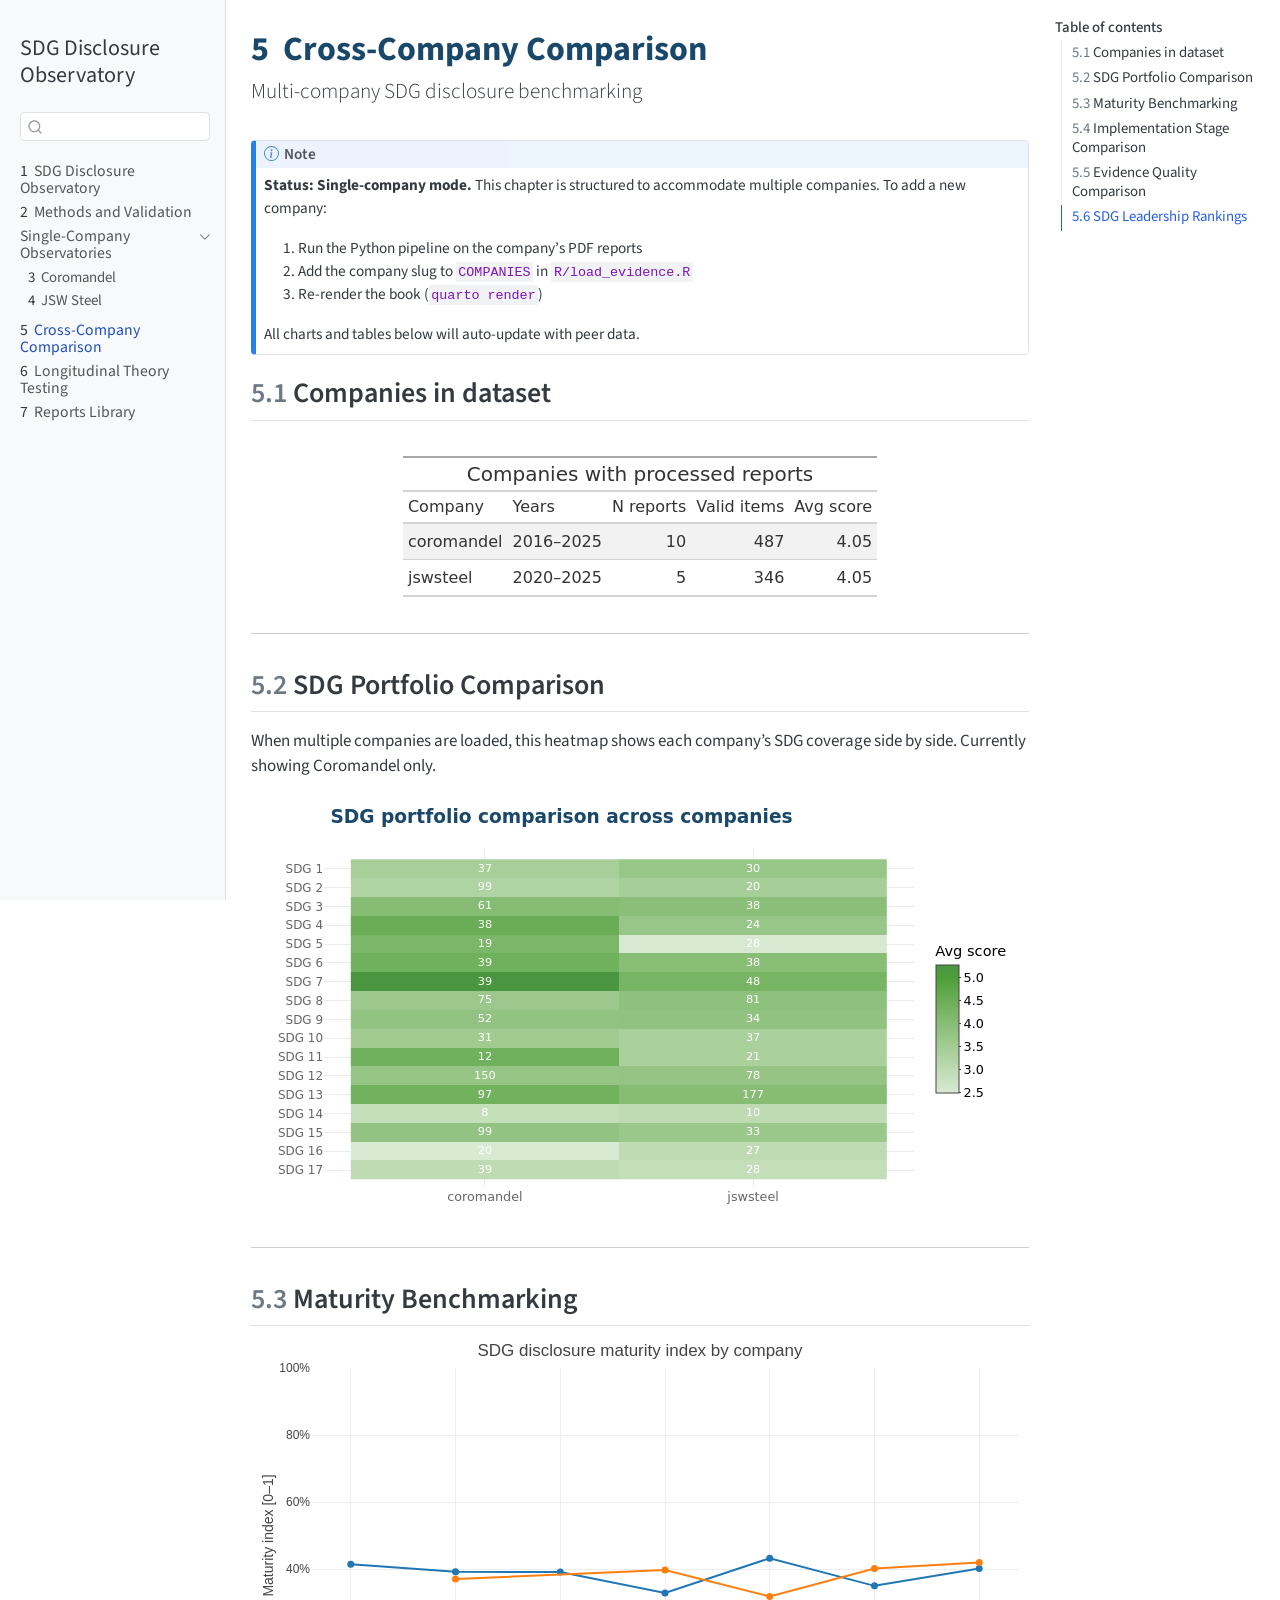
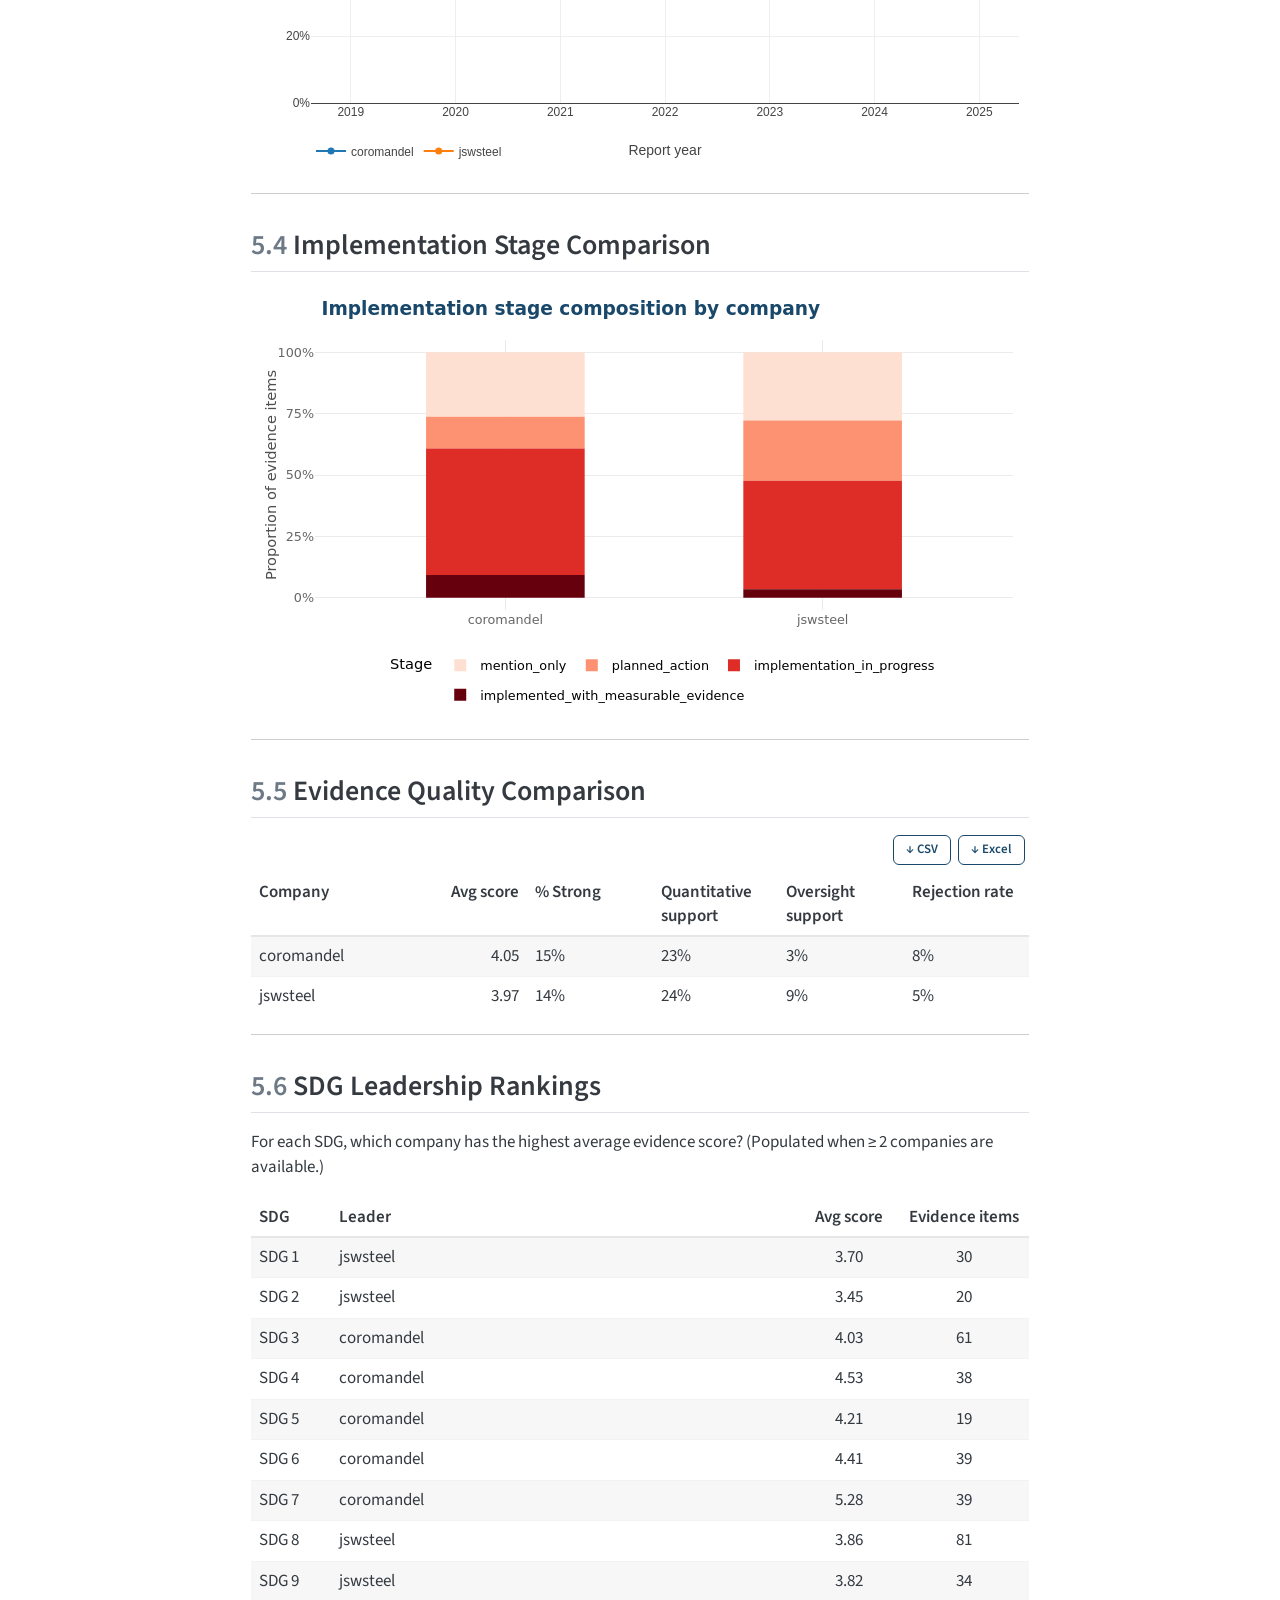
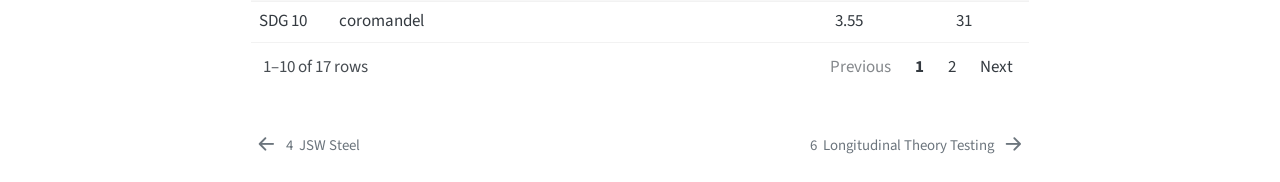
<file: chapter_3_comparison.html>
<!DOCTYPE html>
<html xmlns="http://www.w3.org/1999/xhtml" lang="en" xml:lang="en"><head>

<meta charset="utf-8">
<meta name="generator" content="quarto-1.8.26">

<meta name="viewport" content="width=device-width, initial-scale=1.0, user-scalable=yes">


<title>5&nbsp; Cross-Company Comparison – SDG Disclosure Observatory</title>
<style>
code{white-space: pre-wrap;}
span.smallcaps{font-variant: small-caps;}
div.columns{display: flex; gap: min(4vw, 1.5em);}
div.column{flex: auto; overflow-x: auto;}
div.hanging-indent{margin-left: 1.5em; text-indent: -1.5em;}
ul.task-list{list-style: none;}
ul.task-list li input[type="checkbox"] {
  width: 0.8em;
  margin: 0 0.8em 0.2em -1em; /* quarto-specific, see https://github.com/quarto-dev/quarto-cli/issues/4556 */ 
  vertical-align: middle;
}
</style>


<script src="site_libs/quarto-nav/quarto-nav.js"></script>
<script src="site_libs/quarto-nav/headroom.min.js"></script>
<script src="site_libs/clipboard/clipboard.min.js"></script>
<script src="site_libs/quarto-search/autocomplete.umd.js"></script>
<script src="site_libs/quarto-search/fuse.min.js"></script>
<script src="site_libs/quarto-search/quarto-search.js"></script>
<meta name="quarto:offset" content="./">
<link href="./chapter_4_theory.html" rel="next">
<link href="./chapter_2b_jswsteel.html" rel="prev">
<script src="site_libs/quarto-html/quarto.js" type="module"></script>
<script src="site_libs/quarto-html/tabsets/tabsets.js" type="module"></script>
<script src="site_libs/quarto-html/axe/axe-check.js" type="module"></script>
<script src="site_libs/quarto-html/popper.min.js"></script>
<script src="site_libs/quarto-html/tippy.umd.min.js"></script>
<script src="site_libs/quarto-html/anchor.min.js"></script>
<link href="site_libs/quarto-html/tippy.css" rel="stylesheet">
<link href="site_libs/quarto-html/quarto-syntax-highlighting-587c61ba64f3a5504c4d52d930310e48.css" rel="stylesheet" id="quarto-text-highlighting-styles">
<script src="site_libs/bootstrap/bootstrap.min.js"></script>
<link href="site_libs/bootstrap/bootstrap-icons.css" rel="stylesheet">
<link href="site_libs/bootstrap/bootstrap-b82e2001e4f2dbe63ea4bb636280354e.min.css" rel="stylesheet" append-hash="true" id="quarto-bootstrap" data-mode="light">
<script id="quarto-search-options" type="application/json">{
  "location": "sidebar",
  "copy-button": false,
  "collapse-after": 3,
  "panel-placement": "start",
  "type": "textbox",
  "limit": 50,
  "keyboard-shortcut": [
    "f",
    "/",
    "s"
  ],
  "show-item-context": false,
  "language": {
    "search-no-results-text": "No results",
    "search-matching-documents-text": "matching documents",
    "search-copy-link-title": "Copy link to search",
    "search-hide-matches-text": "Hide additional matches",
    "search-more-match-text": "more match in this document",
    "search-more-matches-text": "more matches in this document",
    "search-clear-button-title": "Clear",
    "search-text-placeholder": "",
    "search-detached-cancel-button-title": "Cancel",
    "search-submit-button-title": "Submit",
    "search-label": "Search"
  }
}</script>
<style>html{ scroll-behavior: smooth; }</style>
<link href="site_libs/htmltools-fill-0.5.9/fill.css" rel="stylesheet">
<script src="site_libs/htmlwidgets-1.6.4/htmlwidgets.js"></script>
<script src="site_libs/plotly-binding-4.12.0/plotly.js"></script>
<script src="site_libs/typedarray-0.1/typedarray.min.js"></script>
<script src="site_libs/jquery-3.5.1/jquery.min.js"></script>
<link href="site_libs/crosstalk-1.2.2/css/crosstalk.min.css" rel="stylesheet">
<script src="site_libs/crosstalk-1.2.2/js/crosstalk.min.js"></script>
<link href="site_libs/plotly-htmlwidgets-css-2.25.2/plotly-htmlwidgets.css" rel="stylesheet">
<script src="site_libs/plotly-main-2.25.2/plotly-latest.min.js"></script>
<script src="site_libs/core-js-2.5.3/shim.min.js"></script>
<script src="site_libs/react-18.2.0/react.min.js"></script>
<script src="site_libs/react-18.2.0/react-dom.min.js"></script>
<script src="site_libs/reactwidget-2.0.0/react-tools.js"></script>
<link href="site_libs/reactable-0.4.5/reactable.css" rel="stylesheet">
<script src="site_libs/reactable-binding-0.4.5/reactable.js"></script>


</head>

<body class="nav-sidebar docked quarto-light">

<div id="quarto-search-results"></div>
  <header id="quarto-header" class="headroom fixed-top">
  <nav class="quarto-secondary-nav">
    <div class="container-fluid d-flex">
      <button type="button" class="quarto-btn-toggle btn" data-bs-toggle="collapse" role="button" data-bs-target=".quarto-sidebar-collapse-item" aria-controls="quarto-sidebar" aria-expanded="false" aria-label="Toggle sidebar navigation" onclick="if (window.quartoToggleHeadroom) { window.quartoToggleHeadroom(); }">
        <i class="bi bi-layout-text-sidebar-reverse"></i>
      </button>
        <nav class="quarto-page-breadcrumbs" aria-label="breadcrumb"><ol class="breadcrumb"><li class="breadcrumb-item"><a href="./chapter_3_comparison.html"><span class="chapter-number">5</span>&nbsp; <span class="chapter-title">Cross-Company Comparison</span></a></li></ol></nav>
        <a class="flex-grow-1" role="navigation" data-bs-toggle="collapse" data-bs-target=".quarto-sidebar-collapse-item" aria-controls="quarto-sidebar" aria-expanded="false" aria-label="Toggle sidebar navigation" onclick="if (window.quartoToggleHeadroom) { window.quartoToggleHeadroom(); }">      
        </a>
      <button type="button" class="btn quarto-search-button" aria-label="Search" onclick="window.quartoOpenSearch();">
        <i class="bi bi-search"></i>
      </button>
    </div>
  </nav>
</header>
<!-- content -->
<div id="quarto-content" class="quarto-container page-columns page-rows-contents page-layout-article">
<!-- sidebar -->
  <nav id="quarto-sidebar" class="sidebar collapse collapse-horizontal quarto-sidebar-collapse-item sidebar-navigation docked overflow-auto">
    <div class="pt-lg-2 mt-2 text-left sidebar-header">
    <div class="sidebar-title mb-0 py-0">
      <a href="./">SDG Disclosure Observatory</a> 
    </div>
      </div>
        <div class="mt-2 flex-shrink-0 align-items-center">
        <div class="sidebar-search">
        <div id="quarto-search" class="" title="Search"></div>
        </div>
        </div>
    <div class="sidebar-menu-container"> 
    <ul class="list-unstyled mt-1">
        <li class="sidebar-item">
  <div class="sidebar-item-container"> 
  <a href="./index.html" class="sidebar-item-text sidebar-link">
 <span class="menu-text"><span class="chapter-number">1</span>&nbsp; <span class="chapter-title">SDG Disclosure Observatory</span></span></a>
  </div>
</li>
        <li class="sidebar-item">
  <div class="sidebar-item-container"> 
  <a href="./chapter_1_methods.html" class="sidebar-item-text sidebar-link">
 <span class="menu-text"><span class="chapter-number">2</span>&nbsp; <span class="chapter-title">Methods and Validation</span></span></a>
  </div>
</li>
        <li class="sidebar-item sidebar-item-section">
      <div class="sidebar-item-container"> 
            <a class="sidebar-item-text sidebar-link text-start" data-bs-toggle="collapse" data-bs-target="#quarto-sidebar-section-1" role="navigation" aria-expanded="true">
 <span class="menu-text">Single-Company Observatories</span></a>
          <a class="sidebar-item-toggle text-start" data-bs-toggle="collapse" data-bs-target="#quarto-sidebar-section-1" role="navigation" aria-expanded="true" aria-label="Toggle section">
            <i class="bi bi-chevron-right ms-2"></i>
          </a> 
      </div>
      <ul id="quarto-sidebar-section-1" class="collapse list-unstyled sidebar-section depth1 show">  
          <li class="sidebar-item">
  <div class="sidebar-item-container"> 
  <a href="./chapter_2_observatory.html" class="sidebar-item-text sidebar-link">
 <span class="menu-text"><span class="chapter-number">3</span>&nbsp; <span class="chapter-title">Coromandel</span></span></a>
  </div>
</li>
          <li class="sidebar-item">
  <div class="sidebar-item-container"> 
  <a href="./chapter_2b_jswsteel.html" class="sidebar-item-text sidebar-link">
 <span class="menu-text"><span class="chapter-number">4</span>&nbsp; <span class="chapter-title">JSW Steel</span></span></a>
  </div>
</li>
      </ul>
  </li>
        <li class="sidebar-item">
  <div class="sidebar-item-container"> 
  <a href="./chapter_3_comparison.html" class="sidebar-item-text sidebar-link active">
 <span class="menu-text"><span class="chapter-number">5</span>&nbsp; <span class="chapter-title">Cross-Company Comparison</span></span></a>
  </div>
</li>
        <li class="sidebar-item">
  <div class="sidebar-item-container"> 
  <a href="./chapter_4_theory.html" class="sidebar-item-text sidebar-link">
 <span class="menu-text"><span class="chapter-number">6</span>&nbsp; <span class="chapter-title">Longitudinal Theory Testing</span></span></a>
  </div>
</li>
        <li class="sidebar-item">
  <div class="sidebar-item-container"> 
  <a href="./chapter_5_reports.html" class="sidebar-item-text sidebar-link">
 <span class="menu-text"><span class="chapter-number">7</span>&nbsp; <span class="chapter-title">Reports Library</span></span></a>
  </div>
</li>
    </ul>
    </div>
</nav>
<div id="quarto-sidebar-glass" class="quarto-sidebar-collapse-item" data-bs-toggle="collapse" data-bs-target=".quarto-sidebar-collapse-item"></div>
<!-- margin-sidebar -->
    <div id="quarto-margin-sidebar" class="sidebar margin-sidebar">
        <nav id="TOC" role="doc-toc" class="toc-active">
    <h2 id="toc-title">Table of contents</h2>
   
  <ul>
  <li><a href="#companies-in-dataset" id="toc-companies-in-dataset" class="nav-link active" data-scroll-target="#companies-in-dataset"><span class="header-section-number">5.1</span> Companies in dataset</a></li>
  <li><a href="#sdg-portfolio-comparison" id="toc-sdg-portfolio-comparison" class="nav-link" data-scroll-target="#sdg-portfolio-comparison"><span class="header-section-number">5.2</span> SDG Portfolio Comparison</a></li>
  <li><a href="#maturity-benchmarking" id="toc-maturity-benchmarking" class="nav-link" data-scroll-target="#maturity-benchmarking"><span class="header-section-number">5.3</span> Maturity Benchmarking</a></li>
  <li><a href="#implementation-stage-comparison" id="toc-implementation-stage-comparison" class="nav-link" data-scroll-target="#implementation-stage-comparison"><span class="header-section-number">5.4</span> Implementation Stage Comparison</a></li>
  <li><a href="#evidence-quality-comparison" id="toc-evidence-quality-comparison" class="nav-link" data-scroll-target="#evidence-quality-comparison"><span class="header-section-number">5.5</span> Evidence Quality Comparison</a></li>
  <li><a href="#sdg-leadership-rankings" id="toc-sdg-leadership-rankings" class="nav-link" data-scroll-target="#sdg-leadership-rankings"><span class="header-section-number">5.6</span> SDG Leadership Rankings</a></li>
  </ul>
</nav>
    </div>
<!-- main -->
<main class="content" id="quarto-document-content">

<header id="title-block-header" class="quarto-title-block default">
<div class="quarto-title">
<h1 class="title"><span class="chapter-number">5</span>&nbsp; <span class="chapter-title">Cross-Company Comparison</span></h1>
<p class="subtitle lead">Multi-company SDG disclosure benchmarking</p>
</div>



<div class="quarto-title-meta">

    
  
    
  </div>
  


</header>


<div class="callout callout-style-default callout-note callout-titled">
<div class="callout-header d-flex align-content-center">
<div class="callout-icon-container">
<i class="callout-icon"></i>
</div>
<div class="callout-title-container flex-fill">
Note
</div>
</div>
<div class="callout-body-container callout-body">
<p><strong>Status: Single-company mode.</strong> This chapter is structured to accommodate multiple companies. To add a new company:</p>
<ol type="1">
<li>Run the Python pipeline on the company’s PDF reports</li>
<li>Add the company slug to <code>COMPANIES</code> in <code>R/load_evidence.R</code></li>
<li>Re-render the book (<code>quarto render</code>)</li>
</ol>
<p>All charts and tables below will auto-update with peer data.</p>
</div>
</div>
<section id="companies-in-dataset" class="level2" data-number="5.1">
<h2 data-number="5.1" class="anchored" data-anchor-id="companies-in-dataset"><span class="header-section-number">5.1</span> Companies in dataset</h2>
<div class="cell">
<div class="cell-output-display">
<div id="lcamdeogoo" style="padding-left:0px;padding-right:0px;padding-top:10px;padding-bottom:10px;overflow-x:auto;overflow-y:auto;width:auto;height:auto;">
<style>#lcamdeogoo table {
  font-family: system-ui, 'Segoe UI', Roboto, Helvetica, Arial, sans-serif, 'Apple Color Emoji', 'Segoe UI Emoji', 'Segoe UI Symbol', 'Noto Color Emoji';
  -webkit-font-smoothing: antialiased;
  -moz-osx-font-smoothing: grayscale;
}

#lcamdeogoo thead, #lcamdeogoo tbody, #lcamdeogoo tfoot, #lcamdeogoo tr, #lcamdeogoo td, #lcamdeogoo th {
  border-style: none;
}

#lcamdeogoo p {
  margin: 0;
  padding: 0;
}

#lcamdeogoo .gt_table {
  display: table;
  border-collapse: collapse;
  line-height: normal;
  margin-left: auto;
  margin-right: auto;
  color: #333333;
  font-size: 16px;
  font-weight: normal;
  font-style: normal;
  background-color: #FFFFFF;
  width: auto;
  border-top-style: solid;
  border-top-width: 2px;
  border-top-color: #A8A8A8;
  border-right-style: none;
  border-right-width: 2px;
  border-right-color: #D3D3D3;
  border-bottom-style: solid;
  border-bottom-width: 2px;
  border-bottom-color: #A8A8A8;
  border-left-style: none;
  border-left-width: 2px;
  border-left-color: #D3D3D3;
}

#lcamdeogoo .gt_caption {
  padding-top: 4px;
  padding-bottom: 4px;
}

#lcamdeogoo .gt_title {
  color: #333333;
  font-size: 125%;
  font-weight: initial;
  padding-top: 4px;
  padding-bottom: 4px;
  padding-left: 5px;
  padding-right: 5px;
  border-bottom-color: #FFFFFF;
  border-bottom-width: 0;
}

#lcamdeogoo .gt_subtitle {
  color: #333333;
  font-size: 85%;
  font-weight: initial;
  padding-top: 3px;
  padding-bottom: 5px;
  padding-left: 5px;
  padding-right: 5px;
  border-top-color: #FFFFFF;
  border-top-width: 0;
}

#lcamdeogoo .gt_heading {
  background-color: #FFFFFF;
  text-align: center;
  border-bottom-color: #FFFFFF;
  border-left-style: none;
  border-left-width: 1px;
  border-left-color: #D3D3D3;
  border-right-style: none;
  border-right-width: 1px;
  border-right-color: #D3D3D3;
}

#lcamdeogoo .gt_bottom_border {
  border-bottom-style: solid;
  border-bottom-width: 2px;
  border-bottom-color: #D3D3D3;
}

#lcamdeogoo .gt_col_headings {
  border-top-style: solid;
  border-top-width: 2px;
  border-top-color: #D3D3D3;
  border-bottom-style: solid;
  border-bottom-width: 2px;
  border-bottom-color: #D3D3D3;
  border-left-style: none;
  border-left-width: 1px;
  border-left-color: #D3D3D3;
  border-right-style: none;
  border-right-width: 1px;
  border-right-color: #D3D3D3;
}

#lcamdeogoo .gt_col_heading {
  color: #333333;
  background-color: #FFFFFF;
  font-size: 100%;
  font-weight: normal;
  text-transform: inherit;
  border-left-style: none;
  border-left-width: 1px;
  border-left-color: #D3D3D3;
  border-right-style: none;
  border-right-width: 1px;
  border-right-color: #D3D3D3;
  vertical-align: bottom;
  padding-top: 5px;
  padding-bottom: 6px;
  padding-left: 5px;
  padding-right: 5px;
  overflow-x: hidden;
}

#lcamdeogoo .gt_column_spanner_outer {
  color: #333333;
  background-color: #FFFFFF;
  font-size: 100%;
  font-weight: normal;
  text-transform: inherit;
  padding-top: 0;
  padding-bottom: 0;
  padding-left: 4px;
  padding-right: 4px;
}

#lcamdeogoo .gt_column_spanner_outer:first-child {
  padding-left: 0;
}

#lcamdeogoo .gt_column_spanner_outer:last-child {
  padding-right: 0;
}

#lcamdeogoo .gt_column_spanner {
  border-bottom-style: solid;
  border-bottom-width: 2px;
  border-bottom-color: #D3D3D3;
  vertical-align: bottom;
  padding-top: 5px;
  padding-bottom: 5px;
  overflow-x: hidden;
  display: inline-block;
  width: 100%;
}

#lcamdeogoo .gt_spanner_row {
  border-bottom-style: hidden;
}

#lcamdeogoo .gt_group_heading {
  padding-top: 8px;
  padding-bottom: 8px;
  padding-left: 5px;
  padding-right: 5px;
  color: #333333;
  background-color: #FFFFFF;
  font-size: 100%;
  font-weight: initial;
  text-transform: inherit;
  border-top-style: solid;
  border-top-width: 2px;
  border-top-color: #D3D3D3;
  border-bottom-style: solid;
  border-bottom-width: 2px;
  border-bottom-color: #D3D3D3;
  border-left-style: none;
  border-left-width: 1px;
  border-left-color: #D3D3D3;
  border-right-style: none;
  border-right-width: 1px;
  border-right-color: #D3D3D3;
  vertical-align: middle;
  text-align: left;
}

#lcamdeogoo .gt_empty_group_heading {
  padding: 0.5px;
  color: #333333;
  background-color: #FFFFFF;
  font-size: 100%;
  font-weight: initial;
  border-top-style: solid;
  border-top-width: 2px;
  border-top-color: #D3D3D3;
  border-bottom-style: solid;
  border-bottom-width: 2px;
  border-bottom-color: #D3D3D3;
  vertical-align: middle;
}

#lcamdeogoo .gt_from_md > :first-child {
  margin-top: 0;
}

#lcamdeogoo .gt_from_md > :last-child {
  margin-bottom: 0;
}

#lcamdeogoo .gt_row {
  padding-top: 8px;
  padding-bottom: 8px;
  padding-left: 5px;
  padding-right: 5px;
  margin: 10px;
  border-top-style: solid;
  border-top-width: 1px;
  border-top-color: #D3D3D3;
  border-left-style: none;
  border-left-width: 1px;
  border-left-color: #D3D3D3;
  border-right-style: none;
  border-right-width: 1px;
  border-right-color: #D3D3D3;
  vertical-align: middle;
  overflow-x: hidden;
}

#lcamdeogoo .gt_stub {
  color: #333333;
  background-color: #FFFFFF;
  font-size: 100%;
  font-weight: initial;
  text-transform: inherit;
  border-right-style: solid;
  border-right-width: 2px;
  border-right-color: #D3D3D3;
  padding-left: 5px;
  padding-right: 5px;
}

#lcamdeogoo .gt_stub_row_group {
  color: #333333;
  background-color: #FFFFFF;
  font-size: 100%;
  font-weight: initial;
  text-transform: inherit;
  border-right-style: solid;
  border-right-width: 2px;
  border-right-color: #D3D3D3;
  padding-left: 5px;
  padding-right: 5px;
  vertical-align: top;
}

#lcamdeogoo .gt_row_group_first td {
  border-top-width: 2px;
}

#lcamdeogoo .gt_row_group_first th {
  border-top-width: 2px;
}

#lcamdeogoo .gt_summary_row {
  color: #333333;
  background-color: #FFFFFF;
  text-transform: inherit;
  padding-top: 8px;
  padding-bottom: 8px;
  padding-left: 5px;
  padding-right: 5px;
}

#lcamdeogoo .gt_first_summary_row {
  border-top-style: solid;
  border-top-color: #D3D3D3;
}

#lcamdeogoo .gt_first_summary_row.thick {
  border-top-width: 2px;
}

#lcamdeogoo .gt_last_summary_row {
  padding-top: 8px;
  padding-bottom: 8px;
  padding-left: 5px;
  padding-right: 5px;
  border-bottom-style: solid;
  border-bottom-width: 2px;
  border-bottom-color: #D3D3D3;
}

#lcamdeogoo .gt_grand_summary_row {
  color: #333333;
  background-color: #FFFFFF;
  text-transform: inherit;
  padding-top: 8px;
  padding-bottom: 8px;
  padding-left: 5px;
  padding-right: 5px;
}

#lcamdeogoo .gt_first_grand_summary_row {
  padding-top: 8px;
  padding-bottom: 8px;
  padding-left: 5px;
  padding-right: 5px;
  border-top-style: double;
  border-top-width: 6px;
  border-top-color: #D3D3D3;
}

#lcamdeogoo .gt_last_grand_summary_row_top {
  padding-top: 8px;
  padding-bottom: 8px;
  padding-left: 5px;
  padding-right: 5px;
  border-bottom-style: double;
  border-bottom-width: 6px;
  border-bottom-color: #D3D3D3;
}

#lcamdeogoo .gt_striped {
  background-color: rgba(128, 128, 128, 0.05);
}

#lcamdeogoo .gt_table_body {
  border-top-style: solid;
  border-top-width: 2px;
  border-top-color: #D3D3D3;
  border-bottom-style: solid;
  border-bottom-width: 2px;
  border-bottom-color: #D3D3D3;
}

#lcamdeogoo .gt_footnotes {
  color: #333333;
  background-color: #FFFFFF;
  border-bottom-style: none;
  border-bottom-width: 2px;
  border-bottom-color: #D3D3D3;
  border-left-style: none;
  border-left-width: 2px;
  border-left-color: #D3D3D3;
  border-right-style: none;
  border-right-width: 2px;
  border-right-color: #D3D3D3;
}

#lcamdeogoo .gt_footnote {
  margin: 0px;
  font-size: 90%;
  padding-top: 4px;
  padding-bottom: 4px;
  padding-left: 5px;
  padding-right: 5px;
}

#lcamdeogoo .gt_sourcenotes {
  color: #333333;
  background-color: #FFFFFF;
  border-bottom-style: none;
  border-bottom-width: 2px;
  border-bottom-color: #D3D3D3;
  border-left-style: none;
  border-left-width: 2px;
  border-left-color: #D3D3D3;
  border-right-style: none;
  border-right-width: 2px;
  border-right-color: #D3D3D3;
}

#lcamdeogoo .gt_sourcenote {
  font-size: 90%;
  padding-top: 4px;
  padding-bottom: 4px;
  padding-left: 5px;
  padding-right: 5px;
}

#lcamdeogoo .gt_left {
  text-align: left;
}

#lcamdeogoo .gt_center {
  text-align: center;
}

#lcamdeogoo .gt_right {
  text-align: right;
  font-variant-numeric: tabular-nums;
}

#lcamdeogoo .gt_font_normal {
  font-weight: normal;
}

#lcamdeogoo .gt_font_bold {
  font-weight: bold;
}

#lcamdeogoo .gt_font_italic {
  font-style: italic;
}

#lcamdeogoo .gt_super {
  font-size: 65%;
}

#lcamdeogoo .gt_footnote_marks {
  font-size: 75%;
  vertical-align: 0.4em;
  position: initial;
}

#lcamdeogoo .gt_asterisk {
  font-size: 100%;
  vertical-align: 0;
}

#lcamdeogoo .gt_indent_1 {
  text-indent: 5px;
}

#lcamdeogoo .gt_indent_2 {
  text-indent: 10px;
}

#lcamdeogoo .gt_indent_3 {
  text-indent: 15px;
}

#lcamdeogoo .gt_indent_4 {
  text-indent: 20px;
}

#lcamdeogoo .gt_indent_5 {
  text-indent: 25px;
}

#lcamdeogoo .katex-display {
  display: inline-flex !important;
  margin-bottom: 0.75em !important;
}

#lcamdeogoo div.Reactable > div.rt-table > div.rt-thead > div.rt-tr.rt-tr-group-header > div.rt-th-group:after {
  height: 0px !important;
}
</style>

<table class="gt_table caption-top table table-sm table-striped small" data-quarto-bootstrap="false">
<thead>
<tr class="gt_heading header">
<td colspan="5" class="gt_heading gt_title gt_font_normal gt_bottom_border">Companies with processed reports</td>
</tr>
<tr class="gt_col_headings even">
<th id="company" class="gt_col_heading gt_columns_bottom_border gt_left" data-quarto-table-cell-role="th" scope="col">Company</th>
<th id="Years" class="gt_col_heading gt_columns_bottom_border gt_left" data-quarto-table-cell-role="th" scope="col">Years</th>
<th id="N-reports" class="gt_col_heading gt_columns_bottom_border gt_right" data-quarto-table-cell-role="th" scope="col">N reports</th>
<th id="Valid-items" class="gt_col_heading gt_columns_bottom_border gt_right" data-quarto-table-cell-role="th" scope="col">Valid items</th>
<th id="Avg-score" class="gt_col_heading gt_columns_bottom_border gt_right" data-quarto-table-cell-role="th" scope="col">Avg score</th>
</tr>
</thead>
<tbody class="gt_table_body">
<tr class="odd">
<td class="gt_row gt_left" headers="company">coromandel</td>
<td class="gt_row gt_left" headers="Years">2016–2025</td>
<td class="gt_row gt_right" headers="N reports">10</td>
<td class="gt_row gt_right" headers="Valid items">487</td>
<td class="gt_row gt_right" headers="Avg score">4.05</td>
</tr>
<tr class="even">
<td class="gt_row gt_left" headers="company">jswsteel</td>
<td class="gt_row gt_left" headers="Years">2020–2025</td>
<td class="gt_row gt_right" headers="N reports">5</td>
<td class="gt_row gt_right" headers="Valid items">346</td>
<td class="gt_row gt_right" headers="Avg score">4.05</td>
</tr>
</tbody>
</table>

</div>
</div>
</div>
<hr>
</section>
<section id="sdg-portfolio-comparison" class="level2" data-number="5.2">
<h2 data-number="5.2" class="anchored" data-anchor-id="sdg-portfolio-comparison"><span class="header-section-number">5.2</span> SDG Portfolio Comparison</h2>
<p>When multiple companies are loaded, this heatmap shows each company’s SDG coverage side by side. Currently showing Coromandel only.</p>
<div class="cell">
<div class="cell-output-display">
<div class="plotly html-widget html-fill-item" id="htmlwidget-cf4b0f9701cc12ed2470" style="width:100%;height:433px;"></div>
<script type="application/json" data-for="htmlwidget-cf4b0f9701cc12ed2470">{"x":{"data":[{"x":[1,2],"y":[1,2,3,4,5,6,7,8,9,10,11,12,13,14,15,16,17],"z":[[0.32544526092913184,0.431336405529954],[0.2813852813852814,0.34147465437788027],[0.55095565460451756,0.52025224351200583],[0.72835314091680814,0.43433179723502313],[0.61484356051418865,0.012837393021724774],[0.68663594470046097,0.52971137521222422],[1,0.64400921658986188],[0.4049769585253456,0.49035671616316773],[0.46313364055299538,0.47573868256980217],[0.37683960160547048,0.31573047702079965],[0.6889400921658988,0.31665569453587888],[0.44571428571428579,0.456221198156682],[0.6762791581547819,0.54729360306178254],[0.1347926267281106,0.17972350230414746],[0.47018572825024435,0.41935483870967738],[0,0.17972350230414746],[0.17972350230414746,0.14121132323897298]],"text":[["coromandel · SDG 1<br />Evidence: 37<br />Avg score: 3.41","jswsteel · SDG 1<br />Evidence: 30<br />Avg score: 3.7"],["coromandel · SDG 2<br />Evidence: 99<br />Avg score: 3.28","jswsteel · SDG 2<br />Evidence: 20<br />Avg score: 3.45"],["coromandel · SDG 3<br />Evidence: 61<br />Avg score: 4.03","jswsteel · SDG 3<br />Evidence: 38<br />Avg score: 3.95"],["coromandel · SDG 4<br />Evidence: 38<br />Avg score: 4.53","jswsteel · SDG 4<br />Evidence: 24<br />Avg score: 3.71"],["coromandel · SDG 5<br />Evidence: 19<br />Avg score: 4.21","jswsteel · SDG 5<br />Evidence: 28<br />Avg score: 2.54"],["coromandel · SDG 6<br />Evidence: 39<br />Avg score: 4.41","jswsteel · SDG 6<br />Evidence: 38<br />Avg score: 3.97"],["coromandel · SDG 7<br />Evidence: 39<br />Avg score: 5.28","jswsteel · SDG 7<br />Evidence: 48<br />Avg score: 4.29"],["coromandel · SDG 8<br />Evidence: 75<br />Avg score: 3.63","jswsteel · SDG 8<br />Evidence: 81<br />Avg score: 3.86"],["coromandel · SDG 9<br />Evidence: 52<br />Avg score: 3.79","jswsteel · SDG 9<br />Evidence: 34<br />Avg score: 3.82"],["coromandel · SDG 10<br />Evidence: 31<br />Avg score: 3.55","jswsteel · SDG 10<br />Evidence: 37<br />Avg score: 3.38"],["coromandel · SDG 11<br />Evidence: 12<br />Avg score: 4.42","jswsteel · SDG 11<br />Evidence: 21<br />Avg score: 3.38"],["coromandel · SDG 12<br />Evidence: 150<br />Avg score: 3.74","jswsteel · SDG 12<br />Evidence: 78<br />Avg score: 3.77"],["coromandel · SDG 13<br />Evidence: 97<br />Avg score: 4.38","jswsteel · SDG 13<br />Evidence: 177<br />Avg score: 4.02"],["coromandel · SDG 14<br />Evidence: 8<br />Avg score: 2.88","jswsteel · SDG 14<br />Evidence: 10<br />Avg score: 3"],["coromandel · SDG 15<br />Evidence: 99<br />Avg score: 3.81","jswsteel · SDG 15<br />Evidence: 33<br />Avg score: 3.67"],["coromandel · SDG 16<br />Evidence: 20<br />Avg score: 2.5","jswsteel · SDG 16<br />Evidence: 27<br />Avg score: 3"],["coromandel · SDG 17<br />Evidence: 39<br />Avg score: 3","jswsteel · SDG 17<br />Evidence: 28<br />Avg score: 2.89"]],"colorscale":[[0,"#D9EAD3"],[0.012837393021724774,"#D7E9D1"],[0.1347926267281106,"#C5DFBB"],[0.14121132323897298,"#C4DEBA"],[0.17972350230414746,"#BEDBB3"],[0.2813852813852814,"#AFD3A2"],[0.31573047702079965,"#AAD09C"],[0.31665569453587888,"#AAD09C"],[0.32544526092913184,"#A8CF9A"],[0.34147465437788027,"#A6CE98"],[0.37683960160547048,"#A1CB91"],[0.4049769585253456,"#9CC88D"],[0.41935483870967738,"#9AC78A"],[0.431336405529954,"#98C688"],[0.43433179723502313,"#98C688"],[0.44571428571428579,"#96C586"],[0.456221198156682,"#95C484"],[0.46313364055299538,"#93C383"],[0.47018572825024435,"#92C382"],[0.47573868256980217,"#92C281"],[0.49035671616316773,"#8FC17E"],[0.52025224351200583,"#8BBF79"],[0.52971137521222422,"#89BE77"],[0.54729360306178254,"#87BC75"],[0.55095565460451756,"#86BC74"],[0.61484356051418865,"#7CB769"],[0.64400921658986188,"#77B464"],[0.6762791581547819,"#72B25F"],[0.68663594470046097,"#70B15D"],[0.6889400921658988,"#70B15D"],[0.72835314091680814,"#6AAD56"],[1,"#4A9540"]],"type":"heatmap","showscale":false,"autocolorscale":false,"showlegend":false,"xaxis":"x","yaxis":"y","hoverinfo":"text","frame":null},{"x":[1,1,1,1,1,1,1,1,1,1,1,1,1,1,1,1,1,2,2,2,2,2,2,2,2,2,2,2,2,2,2,2,2,2],"y":[1,2,3,4,5,6,7,8,9,10,11,12,13,14,15,16,17,1,2,3,4,5,6,7,8,9,10,11,12,13,14,15,16,17],"text":[37,99,61,38,19,39,39,75,52,31,12,150,97,8,99,20,39,30,20,38,24,28,38,48,81,34,37,21,78,177,10,33,27,28],"hovertext":["coromandel · SDG 1<br />Evidence: 37<br />Avg score: 3.41","coromandel · SDG 2<br />Evidence: 99<br />Avg score: 3.28","coromandel · SDG 3<br />Evidence: 61<br />Avg score: 4.03","coromandel · SDG 4<br />Evidence: 38<br />Avg score: 4.53","coromandel · SDG 5<br />Evidence: 19<br />Avg score: 4.21","coromandel · SDG 6<br />Evidence: 39<br />Avg score: 4.41","coromandel · SDG 7<br />Evidence: 39<br />Avg score: 5.28","coromandel · SDG 8<br />Evidence: 75<br />Avg score: 3.63","coromandel · SDG 9<br />Evidence: 52<br />Avg score: 3.79","coromandel · SDG 10<br />Evidence: 31<br />Avg score: 3.55","coromandel · SDG 11<br />Evidence: 12<br />Avg score: 4.42","coromandel · SDG 12<br />Evidence: 150<br />Avg score: 3.74","coromandel · SDG 13<br />Evidence: 97<br />Avg score: 4.38","coromandel · SDG 14<br />Evidence: 8<br />Avg score: 2.88","coromandel · SDG 15<br />Evidence: 99<br />Avg score: 3.81","coromandel · SDG 16<br />Evidence: 20<br />Avg score: 2.5","coromandel · SDG 17<br />Evidence: 39<br />Avg score: 3","jswsteel · SDG 1<br />Evidence: 30<br />Avg score: 3.7","jswsteel · SDG 2<br />Evidence: 20<br />Avg score: 3.45","jswsteel · SDG 3<br />Evidence: 38<br />Avg score: 3.95","jswsteel · SDG 4<br />Evidence: 24<br />Avg score: 3.71","jswsteel · SDG 5<br />Evidence: 28<br />Avg score: 2.54","jswsteel · SDG 6<br />Evidence: 38<br />Avg score: 3.97","jswsteel · SDG 7<br />Evidence: 48<br />Avg score: 4.29","jswsteel · SDG 8<br />Evidence: 81<br />Avg score: 3.86","jswsteel · SDG 9<br />Evidence: 34<br />Avg score: 3.82","jswsteel · SDG 10<br />Evidence: 37<br />Avg score: 3.38","jswsteel · SDG 11<br />Evidence: 21<br />Avg score: 3.38","jswsteel · SDG 12<br />Evidence: 78<br />Avg score: 3.77","jswsteel · SDG 13<br />Evidence: 177<br />Avg score: 4.02","jswsteel · SDG 14<br />Evidence: 10<br />Avg score: 3","jswsteel · SDG 15<br />Evidence: 33<br />Avg score: 3.67","jswsteel · SDG 16<br />Evidence: 27<br />Avg score: 3","jswsteel · SDG 17<br />Evidence: 28<br />Avg score: 2.89"],"textfont":{"size":11.338582677165356,"color":"rgba(255,255,255,1)"},"type":"scatter","mode":"text","hoveron":"points","showlegend":false,"xaxis":"x","yaxis":"y","hoverinfo":"text","frame":null},{"x":[1],"y":[1],"name":"babd593d636d366f0e49789d1bac9629","type":"scatter","mode":"markers","opacity":0,"hoverinfo":"skip","showlegend":false,"marker":{"color":[0,1],"colorscale":[[0,"#D9EAD3"],[0.0033444816053510959,"#D9EAD2"],[0.0066889632107023514,"#D8E9D2"],[0.010033444816053448,"#D8E9D1"],[0.013377926421404703,"#D7E9D1"],[0.0167224080267558,"#D7E9D0"],[0.020066889632107055,"#D6E8CF"],[0.023411371237458151,"#D6E8CF"],[0.026755852842809406,"#D5E8CE"],[0.030100334448160501,"#D5E8CE"],[0.03344481605351176,"#D4E7CD"],[0.036789297658862852,"#D4E7CC"],[0.04013377926421411,"#D3E7CC"],[0.043478260869565202,"#D3E6CB"],[0.046822742474916461,"#D2E6CB"],[0.050167224080267553,"#D2E6CA"],[0.053511705685618811,"#D1E6CA"],[0.056856187290969903,"#D1E5C9"],[0.060200668896321002,"#D0E5C8"],[0.063545150501672254,"#D0E5C8"],[0.066889632107023353,"#CFE4C7"],[0.070234113712374605,"#CFE4C7"],[0.073578595317725703,"#CEE4C6"],[0.076923076923076955,"#CEE4C5"],[0.080267558528428054,"#CDE3C5"],[0.083612040133779306,"#CDE3C4"],[0.086956521739130405,"#CCE3C4"],[0.090301003344481656,"#CCE3C3"],[0.093645484949832755,"#CBE2C2"],[0.096989966555184021,"#CBE2C2"],[0.10033444816053511,"#CAE2C1"],[0.1036789297658862,"#CAE1C1"],[0.10702341137123746,"#C9E1C0"],[0.11036789297658872,"#C9E1C0"],[0.11371237458193981,"#C8E1BF"],[0.11705685618729091,"#C8E0BE"],[0.12040133779264216,"#C7E0BE"],[0.12374581939799326,"#C7E0BD"],[0.12709030100334451,"#C6DFBD"],[0.13043478260869562,"#C6DFBC"],[0.13377926421404687,"#C5DFBB"],[0.13712374581939796,"#C5DFBB"],[0.14046822742474921,"#C4DEBA"],[0.14381270903010032,"#C4DEBA"],[0.14715719063545157,"#C3DEB9"],[0.15050167224080266,"#C3DEB9"],[0.15384615384615391,"#C2DDB8"],[0.15719063545150502,"#C2DDB7"],[0.16053511705685611,"#C1DDB7"],[0.16387959866220736,"#C1DCB6"],[0.16722408026755861,"#C0DCB6"],[0.17056856187290972,"#C0DCB5"],[0.17391304347826081,"#BFDCB4"],[0.17725752508361206,"#BFDBB4"],[0.18060200668896317,"#BEDBB3"],[0.18394648829431443,"#BEDBB3"],[0.18729096989966551,"#BDDAB2"],[0.19063545150501676,"#BDDAB2"],[0.19397993311036787,"#BCDAB1"],[0.19732441471571913,"#BCDAB0"],[0.20066889632107021,"#BBD9B0"],[0.20401337792642132,"#BBD9AF"],[0.20735785953177258,"#BAD9AF"],[0.21070234113712383,"#BAD9AE"],[0.21404682274247491,"#B9D8AD"],[0.21739130434782603,"#B9D8AD"],[0.22073578595317728,"#B8D8AC"],[0.22408026755852853,"#B8D7AC"],[0.22742474916387961,"#B7D7AB"],[0.23076923076923073,"#B7D7AB"],[0.23411371237458198,"#B6D7AA"],[0.23745819397993306,"#B6D6A9"],[0.24080267558528431,"#B5D6A9"],[0.24414715719063543,"#B5D6A8"],[0.24749163879598668,"#B4D5A8"],[0.25083612040133779,"#B4D5A7"],[0.25418060200668902,"#B3D5A7"],[0.25752508361204013,"#B3D5A6"],[0.26086956521739124,"#B2D4A5"],[0.26421404682274247,"#B2D4A5"],[0.26755852842809374,"#B1D4A4"],[0.2709030100334448,"#B1D3A4"],[0.27424749163879591,"#B0D3A3"],[0.27759197324414719,"#B0D3A2"],[0.28093645484949842,"#AFD3A2"],[0.28428093645484953,"#AFD2A1"],[0.28762541806020064,"#AED2A1"],[0.29096989966555187,"#AED2A0"],[0.29431438127090298,"#ADD2A0"],[0.29765886287625426,"#ADD19F"],[0.30100334448160532,"#ACD19E"],[0.3043478260869566,"#ACD19E"],[0.30769230769230765,"#ABD09D"],[0.31103678929765893,"#ABD09D"],[0.31438127090301005,"#AAD09C"],[0.3177257525083611,"#AAD09C"],[0.32107023411371238,"#A9CF9B"],[0.32441471571906366,"#A9CF9A"],[0.32775919732441472,"#A8CF9A"],[0.33110367892976583,"#A8CE99"],[0.33444816053511711,"#A7CE99"],[0.33779264214046817,"#A6CE98"],[0.34113712374581945,"#A6CE98"],[0.34448160535117051,"#A5CD97"],[0.34782608695652178,"#A5CD96"],[0.3511705685618729,"#A4CD96"],[0.35451505016722412,"#A4CD95"],[0.35785953177257523,"#A3CC95"],[0.36120401337792635,"#A3CC94"],[0.36454849498327757,"#A2CC94"],[0.36789297658862885,"#A2CB93"],[0.37123745819397996,"#A1CB92"],[0.37458193979933102,"#A1CB92"],[0.3779264214046823,"#A0CB91"],[0.38127090301003352,"#A0CA91"],[0.38461538461538464,"#9FCA90"],[0.38795986622073575,"#9FCA90"],[0.39130434782608697,"#9EC98F"],[0.39464882943143825,"#9EC98E"],[0.39799331103678937,"#9DC98E"],[0.40133779264214042,"#9DC98D"],[0.40468227424749154,"#9CC88D"],[0.40802675585284282,"#9CC88C"],[0.41137123745819404,"#9BC88C"],[0.41471571906354515,"#9BC88B"],[0.41806020066889621,"#9AC78A"],[0.42140468227424749,"#9AC78A"],[0.42474916387959877,"#99C789"],[0.42809364548494983,"#99C689"],[0.43143812709030094,"#98C688"],[0.43478260869565222,"#98C688"],[0.43812709030100344,"#97C687"],[0.44147157190635455,"#97C586"],[0.44481605351170567,"#96C586"],[0.44816053511705689,"#96C585"],[0.45150501672240817,"#95C485"],[0.45484949832775923,"#95C484"],[0.45819397993311034,"#94C484"],[0.46153846153846145,"#94C483"],[0.46488294314381268,"#93C382"],[0.46822742474916396,"#93C382"],[0.47157190635451507,"#92C381"],[0.47491638795986613,"#92C381"],[0.47826086956521741,"#91C280"],[0.48160535117056863,"#91C280"],[0.48494983277591974,"#90C27F"],[0.48829431438127086,"#90C17E"],[0.49163879598662208,"#8FC17E"],[0.49498327759197336,"#8FC17D"],[0.49832775919732447,"#8EC17D"],[0.50167224080267558,"#8EC07C"],[0.50501672240802675,"#8DC07C"],[0.50836120401337792,"#8DC07B"],[0.5117056856187292,"#8CBF7B"],[0.51505016722408026,"#8BBF7A"],[0.51839464882943131,"#8BBF79"],[0.52173913043478259,"#8ABF79"],[0.52508361204013387,"#8ABE78"],[0.52842809364548493,"#89BE78"],[0.5317725752508361,"#89BE77"],[0.53511705685618727,"#88BD77"],[0.53846153846153855,"#88BD76"],[0.5418060200668896,"#87BD75"],[0.54515050167224077,"#87BD75"],[0.54849498327759183,"#86BC74"],[0.55183946488294322,"#86BC74"],[0.55518394648829439,"#85BC73"],[0.55852842809364545,"#85BC73"],[0.56187290969899684,"#84BB72"],[0.56521739130434767,"#84BB71"],[0.56856187290969906,"#83BB71"],[0.57190635451505012,"#83BA70"],[0.57525083612040129,"#82BA70"],[0.57859531772575268,"#82BA6F"],[0.58193979933110374,"#81BA6F"],[0.5852842809364549,"#81B96E"],[0.58862876254180596,"#80B96E"],[0.59197324414715702,"#80B96D"],[0.59531772575250852,"#7FB86C"],[0.59866220735785958,"#7EB86C"],[0.60200668896321063,"#7EB86B"],[0.60535117056856202,"#7DB86B"],[0.60869565217391319,"#7DB76A"],[0.61204013377926425,"#7CB76A"],[0.61538461538461531,"#7CB769"],[0.61872909698996648,"#7BB668"],[0.62207357859531787,"#7BB668"],[0.62541806020066892,"#7AB667"],[0.62876254180602009,"#7AB667"],[0.63210702341137115,"#79B566"],[0.63545150501672221,"#79B566"],[0.63879598662207371,"#78B565"],[0.64214046822742477,"#78B564"],[0.64548494983277582,"#77B464"],[0.64882943143812732,"#77B463"],[0.65217391304347838,"#76B463"],[0.65551839464882944,"#75B362"],[0.65886287625418061,"#75B362"],[0.66220735785953166,"#74B361"],[0.66555183946488305,"#74B361"],[0.66889632107023422,"#73B260"],[0.67224080267558528,"#73B25F"],[0.67558528428093634,"#72B25F"],[0.67892976588628751,"#72B15E"],[0.6822742474916389,"#71B15E"],[0.68561872909698995,"#71B15D"],[0.68896321070234101,"#70B15D"],[0.69230769230769251,"#70B05C"],[0.69565217391304357,"#6FB05B"],[0.69899665551839463,"#6EB05B"],[0.7023411371237458,"#6EAF5A"],[0.70568561872909685,"#6DAF5A"],[0.70903010033444824,"#6DAF59"],[0.71237458193979941,"#6CAF59"],[0.71571906354515047,"#6CAE58"],[0.71906354515050186,"#6BAE57"],[0.72240802675585269,"#6BAE57"],[0.72575250836120409,"#6AAE56"],[0.72909698996655514,"#6AAD56"],[0.73244147157190631,"#69AD55"],[0.7357859531772577,"#68AD55"],[0.73913043478260876,"#68AC54"],[0.74247491638795993,"#67AC53"],[0.74581939799331132,"#67AC53"],[0.74916387959866204,"#66AC52"],[0.75250836120401343,"#66AB52"],[0.7558528428093646,"#65AB51"],[0.75919732441471566,"#65AB51"],[0.76254180602006705,"#64AA50"],[0.76588628762541788,"#63AA4F"],[0.76923076923076927,"#63AA4F"],[0.77257525083612033,"#62AA4E"],[0.7759197324414715,"#62A94E"],[0.77926421404682289,"#61A94D"],[0.78260869565217395,"#61A94D"],[0.78595317725752512,"#60A84C"],[0.78929765886287651,"#5FA84B"],[0.79264214046822723,"#5FA84B"],[0.79598662207357873,"#5EA84A"],[0.79933110367892979,"#5EA74A"],[0.80267558528428085,"#5DA749"],[0.80602006688963224,"#5DA748"],[0.80936454849498307,"#5CA748"],[0.81270903010033446,"#5BA647"],[0.81605351170568563,"#5BA647"],[0.81939799331103669,"#5AA646"],[0.82274247491638808,"#5AA546"],[0.82608695652173914,"#59A545"],[0.8294314381270903,"#59A544"],[0.83277591973244169,"#58A544"],[0.83612040133779242,"#57A443"],[0.83946488294314392,"#57A443"],[0.84280936454849498,"#56A442"],[0.84615384615384603,"#56A341"],[0.84949832775919754,"#55A341"],[0.85284280936454859,"#54A340"],[0.85618729096989965,"#54A340"],[0.85953177257525082,"#53A23F"],[0.86287625418060188,"#53A23E"],[0.86622073578595327,"#52A23E"],[0.86956521739130443,"#51A13D"],[0.87290969899665549,"#51A13D"],[0.87625418060200688,"#50A13C"],[0.87959866220735772,"#50A13B"],[0.88294314381270911,"#4FA03B"],[0.88628762541806017,"#4EA03A"],[0.88963210702341133,"#4EA03A"],[0.89297658862876272,"#4D9F39"],[0.89632107023411378,"#4C9F38"],[0.89966555183946484,"#4C9F38"],[0.90301003344481634,"#4C9F38"],[0.90635451505016706,"#4C9E39"],[0.90969899665551845,"#4C9E39"],[0.91304347826086962,"#4C9E39"],[0.91638795986622068,"#4C9D3A"],[0.91973244147157207,"#4C9D3A"],[0.92307692307692291,"#4C9C3A"],[0.9264214046822743,"#4C9C3A"],[0.92976588628762535,"#4C9C3B"],[0.93311036789297652,"#4B9B3B"],[0.93645484949832791,"#4B9B3B"],[0.93979933110367897,"#4B9B3C"],[0.94314381270903014,"#4B9A3C"],[0.94648829431438153,"#4B9A3C"],[0.94983277591973225,"#4B9A3C"],[0.95317725752508375,"#4B993D"],[0.95652173913043481,"#4B993D"],[0.95986622073578587,"#4B993D"],[0.96321070234113726,"#4B983E"],[0.96655518394648809,"#4B983E"],[0.96989966555183948,"#4B983E"],[0.97324414715719054,"#4B973E"],[0.97658862876254171,"#4B973F"],[0.9799331103678931,"#4B973F"],[0.98327759197324416,"#4B963F"],[0.98662207357859533,"#4B963F"],[0.98996655518394672,"#4A9640"],[0.99331103678929744,"#4A9540"],[0.99665551839464894,"#4A9540"],[1,"#4A9540"]],"colorbar":{"bgcolor":null,"bordercolor":null,"borderwidth":0,"thickness":23.039999999999996,"title":"Avg score","titlefont":{"color":"rgba(0,0,0,1)","family":"sans","size":14.611872146118724},"tickmode":"array","ticktext":["2.5","3.0","3.5","4.0","4.5","5.0"],"tickvals":[0.0016666666666666668,0.18079109062980031,0.35991551459293392,0.53903993855606758,0.71816436251920124,0.89728878648233479],"tickfont":{"color":"rgba(0,0,0,1)","family":"sans","size":12.7521793275218},"ticklen":2,"len":0.5}},"xaxis":"x","yaxis":"y","frame":null}],"layout":{"margin":{"t":50.537152345371524,"r":15.940224159402241,"b":27.364051473640522,"l":55.790784557907848},"paper_bgcolor":"rgba(255,255,255,1)","font":{"color":"rgba(0,0,0,1)","family":"sans","size":15.940224159402243},"title":{"text":"<b> SDG portfolio comparison across companies <\/b>","font":{"color":"rgba(25,72,106,1)","family":"sans","size":18.596928185969286},"x":0,"xref":"paper"},"xaxis":{"domain":[0,1],"automargin":true,"type":"linear","autorange":false,"range":[0.40000000000000002,2.6000000000000001],"tickmode":"array","ticktext":["coromandel","jswsteel"],"tickvals":[1,2],"categoryorder":"array","categoryarray":["coromandel","jswsteel"],"nticks":null,"ticks":"","tickcolor":null,"ticklen":3.9850560398505608,"tickwidth":0,"showticklabels":true,"tickfont":{"color":"rgba(102,102,102,1)","family":"sans","size":12.7521793275218},"tickangle":-0,"showline":false,"linecolor":null,"linewidth":0,"showgrid":true,"gridcolor":"rgba(235,235,235,1)","gridwidth":0.72455564360919289,"zeroline":false,"anchor":"y","title":{"text":"","font":{"color":"rgba(77,77,77,1)","family":"sans","size":14.611872146118724}},"hoverformat":".2f"},"yaxis":{"domain":[0,1],"automargin":true,"type":"linear","autorange":"reversed","range":[0.40000000000000002,17.600000000000001],"tickmode":"array","ticktext":["SDG 1","SDG 2","SDG 3","SDG 4","SDG 5","SDG 6","SDG 7","SDG 8","SDG 9","SDG 10","SDG 11","SDG 12","SDG 13","SDG 14","SDG 15","SDG 16","SDG 17"],"tickvals":[1,2,3,4,5,6,7,8,9,10,11,12,13,14,15,16,17],"categoryorder":"array","categoryarray":["SDG 1","SDG 2","SDG 3","SDG 4","SDG 5","SDG 6","SDG 7","SDG 8","SDG 9","SDG 10","SDG 11","SDG 12","SDG 13","SDG 14","SDG 15","SDG 16","SDG 17"],"nticks":null,"ticks":"","tickcolor":null,"ticklen":3.9850560398505603,"tickwidth":0,"showticklabels":true,"tickfont":{"color":"rgba(102,102,102,1)","family":"sans","size":11.955168119551683},"tickangle":-0,"showline":false,"linecolor":null,"linewidth":0,"showgrid":true,"gridcolor":"rgba(235,235,235,1)","gridwidth":0.72455564360919278,"zeroline":false,"anchor":"x","title":{"text":"","font":{"color":"rgba(77,77,77,1)","family":"sans","size":14.611872146118724}},"hoverformat":".2f"},"shapes":[],"showlegend":false,"legend":{"bgcolor":null,"bordercolor":null,"borderwidth":0,"font":{"color":"rgba(0,0,0,1)","family":"sans","size":12.7521793275218},"orientation":"h","x":0.5,"y":-0.14999999999999999,"xanchor":"center","yanchor":"top","title":{"text":"Avg score","font":{"color":"rgba(0,0,0,1)","family":"sans","size":14.611872146118724}}},"hovermode":"closest","barmode":"relative"},"config":{"doubleClick":"reset","modeBarButtonsToAdd":["hoverclosest","hovercompare"],"showSendToCloud":false},"source":"A","attrs":{"31d2330d27cd":{"x":{},"y":{},"fill":{},"text":{},"type":"heatmap"},"31d224b01dea":{"x":{},"y":{},"fill":{},"text":{},"label":{}}},"cur_data":"31d2330d27cd","visdat":{"31d2330d27cd":["function (y) ","x"],"31d224b01dea":["function (y) ","x"]},"highlight":{"on":"plotly_click","persistent":false,"dynamic":false,"selectize":false,"opacityDim":0.20000000000000001,"selected":{"opacity":1},"debounce":0},"shinyEvents":["plotly_hover","plotly_click","plotly_selected","plotly_relayout","plotly_brushed","plotly_brushing","plotly_clickannotation","plotly_doubleclick","plotly_deselect","plotly_afterplot","plotly_sunburstclick"],"base_url":"https://plot.ly"},"evals":[],"jsHooks":[]}</script>
</div>
</div>
<hr>
</section>
<section id="maturity-benchmarking" class="level2" data-number="5.3">
<h2 data-number="5.3" class="anchored" data-anchor-id="maturity-benchmarking"><span class="header-section-number">5.3</span> Maturity Benchmarking</h2>
<div class="cell">
<div class="cell-output-display">
<div class="plotly html-widget html-fill-item" id="htmlwidget-14f2a1105918de831a65" style="width:100%;height:433px;"></div>
<script type="application/json" data-for="htmlwidget-14f2a1105918de831a65">{"x":{"visdat":{"31d22b614f1f":["function () ","plotlyVisDat"],"31d21919279":["function () ","data"],"31d27c2746bc":["function () ","data"]},"cur_data":"31d27c2746bc","attrs":{"31d21919279":{"alpha_stroke":1,"sizes":[10,100],"spans":[1,20],"x":{},"y":{},"name":"coromandel","type":"scatter","mode":"lines+markers","line":{"width":2},"marker":{"size":7},"inherit":true},"31d27c2746bc":{"alpha_stroke":1,"sizes":[10,100],"spans":[1,20],"x":{},"y":{},"name":"jswsteel","type":"scatter","mode":"lines+markers","line":{"width":2},"marker":{"size":7},"inherit":true}},"layout":{"margin":{"b":40,"l":60,"t":25,"r":10},"title":"SDG disclosure maturity index by company","xaxis":{"domain":[0,1],"automargin":true,"title":"Report year","tickvals":[2019,2020,2021,2022,2023,2024,2025]},"yaxis":{"domain":[0,1],"automargin":true,"title":"Maturity index [0–1]","range":[0,1],"tickformat":".0%"},"legend":{"orientation":"h"},"hovermode":"closest","showlegend":true},"source":"A","config":{"modeBarButtonsToAdd":["hoverclosest","hovercompare"],"showSendToCloud":false},"data":[{"x":[2019,2020,2021,2022,2023,2024,2025],"y":[0.41401098901098898,0.39193455797933408,0.39076923076923076,0.3286452353616533,0.43213141025641022,0.34969780219780222,0.401661918328585],"name":"coromandel","type":"scatter","mode":"lines+markers","line":{"color":"rgba(31,119,180,1)","width":2},"marker":{"color":"rgba(31,119,180,1)","size":7,"line":{"color":"rgba(31,119,180,1)"}},"error_y":{"color":"rgba(31,119,180,1)"},"error_x":{"color":"rgba(31,119,180,1)"},"xaxis":"x","yaxis":"y","frame":null},{"x":[2020,2022,2023,2024,2025],"y":[0.37017601043024773,0.39708104395604393,0.31824095022624432,0.40166821130676555,0.41908653846153843],"name":"jswsteel","type":"scatter","mode":"lines+markers","line":{"color":"rgba(255,127,14,1)","width":2},"marker":{"color":"rgba(255,127,14,1)","size":7,"line":{"color":"rgba(255,127,14,1)"}},"error_y":{"color":"rgba(255,127,14,1)"},"error_x":{"color":"rgba(255,127,14,1)"},"xaxis":"x","yaxis":"y","frame":null}],"highlight":{"on":"plotly_click","persistent":false,"dynamic":false,"selectize":false,"opacityDim":0.20000000000000001,"selected":{"opacity":1},"debounce":0},"shinyEvents":["plotly_hover","plotly_click","plotly_selected","plotly_relayout","plotly_brushed","plotly_brushing","plotly_clickannotation","plotly_doubleclick","plotly_deselect","plotly_afterplot","plotly_sunburstclick"],"base_url":"https://plot.ly"},"evals":[],"jsHooks":[]}</script>
</div>
</div>
<hr>
</section>
<section id="implementation-stage-comparison" class="level2" data-number="5.4">
<h2 data-number="5.4" class="anchored" data-anchor-id="implementation-stage-comparison"><span class="header-section-number">5.4</span> Implementation Stage Comparison</h2>
<div class="cell">
<div class="cell-output-display">
<div class="plotly html-widget html-fill-item" id="htmlwidget-108833c4e2bc0f27eb6f" style="width:100%;height:433px;"></div>
<script type="application/json" data-for="htmlwidget-108833c4e2bc0f27eb6f">{"x":{"data":[{"orientation":"v","width":[0.5,0.5],"base":[0.73716632443531827,0.72254335260115599],"x":[1,2],"y":[0.26283367556468173,0.2774566473988439],"text":["Mention only: 26%","Mention only: 28%"],"type":"bar","textposition":"none","marker":{"autocolorscale":false,"color":"rgba(254,224,210,1)","line":{"width":1.8897637795275593,"color":"transparent"}},"name":"mention_only","legendgroup":"mention_only","showlegend":true,"xaxis":"x","yaxis":"y","hoverinfo":"text","frame":null},{"orientation":"v","width":[0.5,0.5],"base":[0.6078028747433265,0.47687861271676296],"x":[1,2],"y":[0.12936344969199176,0.24566473988439302],"text":["Planned action: 13%","Planned action: 25%"],"type":"bar","textposition":"none","marker":{"autocolorscale":false,"color":"rgba(252,146,114,1)","line":{"width":1.8897637795275593,"color":"transparent"}},"name":"planned_action","legendgroup":"planned_action","showlegend":true,"xaxis":"x","yaxis":"y","hoverinfo":"text","frame":null},{"orientation":"v","width":[0.5,0.5],"base":[0.092402464065708415,0.034682080924855488],"x":[1,2],"y":[0.5154004106776181,0.44219653179190749],"text":["In progress: 52%","In progress: 44%"],"type":"bar","textposition":"none","marker":{"autocolorscale":false,"color":"rgba(222,45,38,1)","line":{"width":1.8897637795275593,"color":"transparent"}},"name":"implementation_in_progress","legendgroup":"implementation_in_progress","showlegend":true,"xaxis":"x","yaxis":"y","hoverinfo":"text","frame":null},{"orientation":"v","width":[0.5,0.5],"base":[0,0],"x":[1,2],"y":[0.092402464065708415,0.034682080924855488],"text":["Measurable evidence: 9%","Measurable evidence: 3%"],"type":"bar","textposition":"none","marker":{"autocolorscale":false,"color":"rgba(103,0,13,1)","line":{"width":1.8897637795275593,"color":"transparent"}},"name":"implemented_with_measurable_evidence","legendgroup":"implemented_with_measurable_evidence","showlegend":true,"xaxis":"x","yaxis":"y","hoverinfo":"text","frame":null}],"layout":{"margin":{"t":50.537152345371524,"r":15.940224159402241,"b":27.364051473640522,"l":60.041511000415127},"paper_bgcolor":"rgba(255,255,255,1)","font":{"color":"rgba(0,0,0,1)","family":"sans","size":15.940224159402243},"title":{"text":"<b> Implementation stage composition by company <\/b>","font":{"color":"rgba(25,72,106,1)","family":"sans","size":18.596928185969286},"x":0,"xref":"paper"},"xaxis":{"domain":[0,1],"automargin":true,"type":"linear","autorange":false,"range":[0.40000000000000002,2.6000000000000001],"tickmode":"array","ticktext":["coromandel","jswsteel"],"tickvals":[1,2],"categoryorder":"array","categoryarray":["coromandel","jswsteel"],"nticks":null,"ticks":"","tickcolor":null,"ticklen":3.9850560398505608,"tickwidth":0,"showticklabels":true,"tickfont":{"color":"rgba(102,102,102,1)","family":"sans","size":12.7521793275218},"tickangle":-0,"showline":false,"linecolor":null,"linewidth":0,"showgrid":true,"gridcolor":"rgba(235,235,235,1)","gridwidth":0.72455564360919289,"zeroline":false,"anchor":"y","title":{"text":"","font":{"color":"rgba(77,77,77,1)","family":"sans","size":14.611872146118724}},"hoverformat":".2f"},"yaxis":{"domain":[0,1],"automargin":true,"type":"linear","autorange":false,"range":[-0.050000000000000003,1.05],"tickmode":"array","ticktext":["0%","25%","50%","75%","100%"],"tickvals":[0,0.25,0.5,0.75,1],"categoryorder":"array","categoryarray":["0%","25%","50%","75%","100%"],"nticks":null,"ticks":"","tickcolor":null,"ticklen":3.9850560398505603,"tickwidth":0,"showticklabels":true,"tickfont":{"color":"rgba(102,102,102,1)","family":"sans","size":12.7521793275218},"tickangle":-0,"showline":false,"linecolor":null,"linewidth":0,"showgrid":true,"gridcolor":"rgba(235,235,235,1)","gridwidth":0.72455564360919278,"zeroline":false,"anchor":"x","title":{"text":"Proportion of evidence items","font":{"color":"rgba(77,77,77,1)","family":"sans","size":14.611872146118724}},"hoverformat":".2f"},"shapes":[],"showlegend":true,"legend":{"bgcolor":null,"bordercolor":null,"borderwidth":0,"font":{"color":"rgba(0,0,0,1)","family":"sans","size":12.7521793275218},"orientation":"h","x":0.5,"y":-0.14999999999999999,"xanchor":"center","yanchor":"top","title":{"text":"Stage","font":{"color":"rgba(0,0,0,1)","family":"sans","size":14.611872146118724}}},"hovermode":"closest","barmode":"relative"},"config":{"doubleClick":"reset","modeBarButtonsToAdd":["hoverclosest","hovercompare"],"showSendToCloud":false},"source":"A","attrs":{"31d25ba36613":{"x":{},"y":{},"fill":{},"text":{},"type":"bar"}},"cur_data":"31d25ba36613","visdat":{"31d25ba36613":["function (y) ","x"]},"highlight":{"on":"plotly_click","persistent":false,"dynamic":false,"selectize":false,"opacityDim":0.20000000000000001,"selected":{"opacity":1},"debounce":0},"shinyEvents":["plotly_hover","plotly_click","plotly_selected","plotly_relayout","plotly_brushed","plotly_brushing","plotly_clickannotation","plotly_doubleclick","plotly_deselect","plotly_afterplot","plotly_sunburstclick"],"base_url":"https://plot.ly"},"evals":[],"jsHooks":[]}</script>
</div>
</div>
<hr>
</section>
<section id="evidence-quality-comparison" class="level2" data-number="5.5">
<h2 data-number="5.5" class="anchored" data-anchor-id="evidence-quality-comparison"><span class="header-section-number">5.5</span> Evidence Quality Comparison</h2>
<div class="cell">
<div class="cell-output-display">
<div style="text-align:right;margin-bottom:2px;">
<a href="downloads/comparison_quality.csv" download="" style="display:inline-flex;align-items:center;gap:4px;margin:0 4px 6px 0;padding:4px 12px;border-radius:6px;font-size:0.76rem;font-weight:600;text-decoration:none;border:1px solid #19486A;color:#19486A;background:#fff;transition:background 0.15s;cursor:pointer;">↓ CSV</a>
<a href="downloads/comparison_quality.xlsx" download="" style="display:inline-flex;align-items:center;gap:4px;margin:0 4px 6px 0;padding:4px 12px;border-radius:6px;font-size:0.76rem;font-weight:600;text-decoration:none;border:1px solid #19486A;color:#19486A;background:#fff;transition:background 0.15s;cursor:pointer;">↓ Excel</a>
</div>
</div>
<div class="cell-output-display">
<div class="reactable html-widget html-fill-item" id="htmlwidget-76efba88cf44caf05a5d" style="width:auto;height:auto;"></div>
<script type="application/json" data-for="htmlwidget-76efba88cf44caf05a5d">{"x":{"tag":{"name":"Reactable","attribs":{"data":{"company":["coromandel","jswsteel"],"Avg score":[4.05,3.97],"% Strong":["15%","14%"],"Quantitative support":["23%","24%"],"Oversight support":["3%","9%"],"Rejection rate":["8%","5%"]},"columns":[{"id":"company","name":"Company","type":"character","minWidth":120},{"id":"Avg score","name":"Avg score","type":"numeric"},{"id":"% Strong","name":"% Strong","type":"character"},{"id":"Quantitative support","name":"Quantitative support","type":"character"},{"id":"Oversight support","name":"Oversight support","type":"character"},{"id":"Rejection rate","name":"Rejection rate","type":"character"}],"highlight":true,"striped":true,"dataKey":"5f3ab3a20f6d51d2d27bba0103a0b79d"},"children":[]},"class":"reactR_markup"},"evals":[],"jsHooks":[]}</script>
</div>
</div>
<hr>
</section>
<section id="sdg-leadership-rankings" class="level2" data-number="5.6">
<h2 data-number="5.6" class="anchored" data-anchor-id="sdg-leadership-rankings"><span class="header-section-number">5.6</span> SDG Leadership Rankings</h2>
<p>For each SDG, which company has the highest average evidence score? (Populated when ≥ 2 companies are available.)</p>
<div class="cell">
<div class="cell-output-display">
<div class="reactable html-widget html-fill-item" id="htmlwidget-037c8a2762087210c68c" style="width:auto;height:auto;"></div>
<script type="application/json" data-for="htmlwidget-037c8a2762087210c68c">{"x":{"tag":{"name":"Reactable","attribs":{"data":{"sdg":["SDG 1","SDG 2","SDG 3","SDG 4","SDG 5","SDG 6","SDG 7","SDG 8","SDG 9","SDG 10","SDG 11","SDG 12","SDG 13","SDG 14","SDG 15","SDG 16","SDG 17"],"company":["jswsteel","jswsteel","coromandel","coromandel","coromandel","coromandel","coromandel","jswsteel","jswsteel","coromandel","coromandel","jswsteel","coromandel","jswsteel","coromandel","jswsteel","coromandel"],"avg_score":[3.7,3.45,4.03,4.53,4.21,4.41,5.28,3.86,3.82,3.55,4.42,3.77,4.38,3,3.81,3,3],"n":[30,20,61,38,19,39,39,81,34,31,12,78,97,10,99,27,39]},"columns":[{"id":"sdg","name":"SDG","type":"factor","maxWidth":80},{"id":"company","name":"Leader","type":"character"},{"id":"avg_score","name":"Avg score","type":"numeric","format":{"cell":{"digits":2},"aggregated":{"digits":2}},"maxWidth":100,"align":"center"},{"id":"n","name":"Evidence items","type":"numeric","maxWidth":130,"align":"center"}],"highlight":true,"striped":true,"dataKey":"8aeb08ef540c11538a3bdaa43f1a84c6"},"children":[]},"class":"reactR_markup"},"evals":[],"jsHooks":[]}</script>
</div>
</div>


</section>

</main> <!-- /main -->
<script id="quarto-html-after-body" type="application/javascript">
  window.document.addEventListener("DOMContentLoaded", function (event) {
    const icon = "";
    const anchorJS = new window.AnchorJS();
    anchorJS.options = {
      placement: 'right',
      icon: icon
    };
    anchorJS.add('.anchored');
    const isCodeAnnotation = (el) => {
      for (const clz of el.classList) {
        if (clz.startsWith('code-annotation-')) {                     
          return true;
        }
      }
      return false;
    }
    const onCopySuccess = function(e) {
      // button target
      const button = e.trigger;
      // don't keep focus
      button.blur();
      // flash "checked"
      button.classList.add('code-copy-button-checked');
      var currentTitle = button.getAttribute("title");
      button.setAttribute("title", "Copied!");
      let tooltip;
      if (window.bootstrap) {
        button.setAttribute("data-bs-toggle", "tooltip");
        button.setAttribute("data-bs-placement", "left");
        button.setAttribute("data-bs-title", "Copied!");
        tooltip = new bootstrap.Tooltip(button, 
          { trigger: "manual", 
            customClass: "code-copy-button-tooltip",
            offset: [0, -8]});
        tooltip.show();    
      }
      setTimeout(function() {
        if (tooltip) {
          tooltip.hide();
          button.removeAttribute("data-bs-title");
          button.removeAttribute("data-bs-toggle");
          button.removeAttribute("data-bs-placement");
        }
        button.setAttribute("title", currentTitle);
        button.classList.remove('code-copy-button-checked');
      }, 1000);
      // clear code selection
      e.clearSelection();
    }
    const getTextToCopy = function(trigger) {
      const outerScaffold = trigger.parentElement.cloneNode(true);
      const codeEl = outerScaffold.querySelector('code');
      for (const childEl of codeEl.children) {
        if (isCodeAnnotation(childEl)) {
          childEl.remove();
        }
      }
      return codeEl.innerText;
    }
    const clipboard = new window.ClipboardJS('.code-copy-button:not([data-in-quarto-modal])', {
      text: getTextToCopy
    });
    clipboard.on('success', onCopySuccess);
    if (window.document.getElementById('quarto-embedded-source-code-modal')) {
      const clipboardModal = new window.ClipboardJS('.code-copy-button[data-in-quarto-modal]', {
        text: getTextToCopy,
        container: window.document.getElementById('quarto-embedded-source-code-modal')
      });
      clipboardModal.on('success', onCopySuccess);
    }
      var localhostRegex = new RegExp(/^(?:http|https):\/\/localhost\:?[0-9]*\//);
      var mailtoRegex = new RegExp(/^mailto:/);
        var filterRegex = new RegExp('/' + window.location.host + '/');
      var isInternal = (href) => {
          return filterRegex.test(href) || localhostRegex.test(href) || mailtoRegex.test(href);
      }
      // Inspect non-navigation links and adorn them if external
     var links = window.document.querySelectorAll('a[href]:not(.nav-link):not(.navbar-brand):not(.toc-action):not(.sidebar-link):not(.sidebar-item-toggle):not(.pagination-link):not(.no-external):not([aria-hidden]):not(.dropdown-item):not(.quarto-navigation-tool):not(.about-link)');
      for (var i=0; i<links.length; i++) {
        const link = links[i];
        if (!isInternal(link.href)) {
          // undo the damage that might have been done by quarto-nav.js in the case of
          // links that we want to consider external
          if (link.dataset.originalHref !== undefined) {
            link.href = link.dataset.originalHref;
          }
            // default icon
            link.classList.add("external");
        }
      }
    function tippyHover(el, contentFn, onTriggerFn, onUntriggerFn) {
      const config = {
        allowHTML: true,
        maxWidth: 500,
        delay: 100,
        arrow: false,
        appendTo: function(el) {
            return el.parentElement;
        },
        interactive: true,
        interactiveBorder: 10,
        theme: 'quarto',
        placement: 'bottom-start',
      };
      if (contentFn) {
        config.content = contentFn;
      }
      if (onTriggerFn) {
        config.onTrigger = onTriggerFn;
      }
      if (onUntriggerFn) {
        config.onUntrigger = onUntriggerFn;
      }
      window.tippy(el, config); 
    }
    const noterefs = window.document.querySelectorAll('a[role="doc-noteref"]');
    for (var i=0; i<noterefs.length; i++) {
      const ref = noterefs[i];
      tippyHover(ref, function() {
        // use id or data attribute instead here
        let href = ref.getAttribute('data-footnote-href') || ref.getAttribute('href');
        try { href = new URL(href).hash; } catch {}
        const id = href.replace(/^#\/?/, "");
        const note = window.document.getElementById(id);
        if (note) {
          return note.innerHTML;
        } else {
          return "";
        }
      });
    }
    const xrefs = window.document.querySelectorAll('a.quarto-xref');
    const processXRef = (id, note) => {
      // Strip column container classes
      const stripColumnClz = (el) => {
        el.classList.remove("page-full", "page-columns");
        if (el.children) {
          for (const child of el.children) {
            stripColumnClz(child);
          }
        }
      }
      stripColumnClz(note)
      if (id === null || id.startsWith('sec-')) {
        // Special case sections, only their first couple elements
        const container = document.createElement("div");
        if (note.children && note.children.length > 2) {
          container.appendChild(note.children[0].cloneNode(true));
          for (let i = 1; i < note.children.length; i++) {
            const child = note.children[i];
            if (child.tagName === "P" && child.innerText === "") {
              continue;
            } else {
              container.appendChild(child.cloneNode(true));
              break;
            }
          }
          if (window.Quarto?.typesetMath) {
            window.Quarto.typesetMath(container);
          }
          return container.innerHTML
        } else {
          if (window.Quarto?.typesetMath) {
            window.Quarto.typesetMath(note);
          }
          return note.innerHTML;
        }
      } else {
        // Remove any anchor links if they are present
        const anchorLink = note.querySelector('a.anchorjs-link');
        if (anchorLink) {
          anchorLink.remove();
        }
        if (window.Quarto?.typesetMath) {
          window.Quarto.typesetMath(note);
        }
        if (note.classList.contains("callout")) {
          return note.outerHTML;
        } else {
          return note.innerHTML;
        }
      }
    }
    for (var i=0; i<xrefs.length; i++) {
      const xref = xrefs[i];
      tippyHover(xref, undefined, function(instance) {
        instance.disable();
        let url = xref.getAttribute('href');
        let hash = undefined; 
        if (url.startsWith('#')) {
          hash = url;
        } else {
          try { hash = new URL(url).hash; } catch {}
        }
        if (hash) {
          const id = hash.replace(/^#\/?/, "");
          const note = window.document.getElementById(id);
          if (note !== null) {
            try {
              const html = processXRef(id, note.cloneNode(true));
              instance.setContent(html);
            } finally {
              instance.enable();
              instance.show();
            }
          } else {
            // See if we can fetch this
            fetch(url.split('#')[0])
            .then(res => res.text())
            .then(html => {
              const parser = new DOMParser();
              const htmlDoc = parser.parseFromString(html, "text/html");
              const note = htmlDoc.getElementById(id);
              if (note !== null) {
                const html = processXRef(id, note);
                instance.setContent(html);
              } 
            }).finally(() => {
              instance.enable();
              instance.show();
            });
          }
        } else {
          // See if we can fetch a full url (with no hash to target)
          // This is a special case and we should probably do some content thinning / targeting
          fetch(url)
          .then(res => res.text())
          .then(html => {
            const parser = new DOMParser();
            const htmlDoc = parser.parseFromString(html, "text/html");
            const note = htmlDoc.querySelector('main.content');
            if (note !== null) {
              // This should only happen for chapter cross references
              // (since there is no id in the URL)
              // remove the first header
              if (note.children.length > 0 && note.children[0].tagName === "HEADER") {
                note.children[0].remove();
              }
              const html = processXRef(null, note);
              instance.setContent(html);
            } 
          }).finally(() => {
            instance.enable();
            instance.show();
          });
        }
      }, function(instance) {
      });
    }
        let selectedAnnoteEl;
        const selectorForAnnotation = ( cell, annotation) => {
          let cellAttr = 'data-code-cell="' + cell + '"';
          let lineAttr = 'data-code-annotation="' +  annotation + '"';
          const selector = 'span[' + cellAttr + '][' + lineAttr + ']';
          return selector;
        }
        const selectCodeLines = (annoteEl) => {
          const doc = window.document;
          const targetCell = annoteEl.getAttribute("data-target-cell");
          const targetAnnotation = annoteEl.getAttribute("data-target-annotation");
          const annoteSpan = window.document.querySelector(selectorForAnnotation(targetCell, targetAnnotation));
          const lines = annoteSpan.getAttribute("data-code-lines").split(",");
          const lineIds = lines.map((line) => {
            return targetCell + "-" + line;
          })
          let top = null;
          let height = null;
          let parent = null;
          if (lineIds.length > 0) {
              //compute the position of the single el (top and bottom and make a div)
              const el = window.document.getElementById(lineIds[0]);
              top = el.offsetTop;
              height = el.offsetHeight;
              parent = el.parentElement.parentElement;
            if (lineIds.length > 1) {
              const lastEl = window.document.getElementById(lineIds[lineIds.length - 1]);
              const bottom = lastEl.offsetTop + lastEl.offsetHeight;
              height = bottom - top;
            }
            if (top !== null && height !== null && parent !== null) {
              // cook up a div (if necessary) and position it 
              let div = window.document.getElementById("code-annotation-line-highlight");
              if (div === null) {
                div = window.document.createElement("div");
                div.setAttribute("id", "code-annotation-line-highlight");
                div.style.position = 'absolute';
                parent.appendChild(div);
              }
              div.style.top = top - 2 + "px";
              div.style.height = height + 4 + "px";
              div.style.left = 0;
              let gutterDiv = window.document.getElementById("code-annotation-line-highlight-gutter");
              if (gutterDiv === null) {
                gutterDiv = window.document.createElement("div");
                gutterDiv.setAttribute("id", "code-annotation-line-highlight-gutter");
                gutterDiv.style.position = 'absolute';
                const codeCell = window.document.getElementById(targetCell);
                const gutter = codeCell.querySelector('.code-annotation-gutter');
                gutter.appendChild(gutterDiv);
              }
              gutterDiv.style.top = top - 2 + "px";
              gutterDiv.style.height = height + 4 + "px";
            }
            selectedAnnoteEl = annoteEl;
          }
        };
        const unselectCodeLines = () => {
          const elementsIds = ["code-annotation-line-highlight", "code-annotation-line-highlight-gutter"];
          elementsIds.forEach((elId) => {
            const div = window.document.getElementById(elId);
            if (div) {
              div.remove();
            }
          });
          selectedAnnoteEl = undefined;
        };
          // Handle positioning of the toggle
      window.addEventListener(
        "resize",
        throttle(() => {
          elRect = undefined;
          if (selectedAnnoteEl) {
            selectCodeLines(selectedAnnoteEl);
          }
        }, 10)
      );
      function throttle(fn, ms) {
      let throttle = false;
      let timer;
        return (...args) => {
          if(!throttle) { // first call gets through
              fn.apply(this, args);
              throttle = true;
          } else { // all the others get throttled
              if(timer) clearTimeout(timer); // cancel #2
              timer = setTimeout(() => {
                fn.apply(this, args);
                timer = throttle = false;
              }, ms);
          }
        };
      }
        // Attach click handler to the DT
        const annoteDls = window.document.querySelectorAll('dt[data-target-cell]');
        for (const annoteDlNode of annoteDls) {
          annoteDlNode.addEventListener('click', (event) => {
            const clickedEl = event.target;
            if (clickedEl !== selectedAnnoteEl) {
              unselectCodeLines();
              const activeEl = window.document.querySelector('dt[data-target-cell].code-annotation-active');
              if (activeEl) {
                activeEl.classList.remove('code-annotation-active');
              }
              selectCodeLines(clickedEl);
              clickedEl.classList.add('code-annotation-active');
            } else {
              // Unselect the line
              unselectCodeLines();
              clickedEl.classList.remove('code-annotation-active');
            }
          });
        }
    const findCites = (el) => {
      const parentEl = el.parentElement;
      if (parentEl) {
        const cites = parentEl.dataset.cites;
        if (cites) {
          return {
            el,
            cites: cites.split(' ')
          };
        } else {
          return findCites(el.parentElement)
        }
      } else {
        return undefined;
      }
    };
    var bibliorefs = window.document.querySelectorAll('a[role="doc-biblioref"]');
    for (var i=0; i<bibliorefs.length; i++) {
      const ref = bibliorefs[i];
      const citeInfo = findCites(ref);
      if (citeInfo) {
        tippyHover(citeInfo.el, function() {
          var popup = window.document.createElement('div');
          citeInfo.cites.forEach(function(cite) {
            var citeDiv = window.document.createElement('div');
            citeDiv.classList.add('hanging-indent');
            citeDiv.classList.add('csl-entry');
            var biblioDiv = window.document.getElementById('ref-' + cite);
            if (biblioDiv) {
              citeDiv.innerHTML = biblioDiv.innerHTML;
            }
            popup.appendChild(citeDiv);
          });
          return popup.innerHTML;
        });
      }
    }
  });
  </script>
<nav class="page-navigation">
  <div class="nav-page nav-page-previous">
      <a href="./chapter_2b_jswsteel.html" class="pagination-link" aria-label="JSW Steel">
        <i class="bi bi-arrow-left-short"></i> <span class="nav-page-text"><span class="chapter-number">4</span>&nbsp; <span class="chapter-title">JSW Steel</span></span>
      </a>          
  </div>
  <div class="nav-page nav-page-next">
      <a href="./chapter_4_theory.html" class="pagination-link" aria-label="Longitudinal Theory Testing">
        <span class="nav-page-text"><span class="chapter-number">6</span>&nbsp; <span class="chapter-title">Longitudinal Theory Testing</span></span> <i class="bi bi-arrow-right-short"></i>
      </a>
  </div>
</nav>
</div> <!-- /content -->




<script src="site_libs/quarto-html/zenscroll-min.js"></script>
</body></html>
</file>
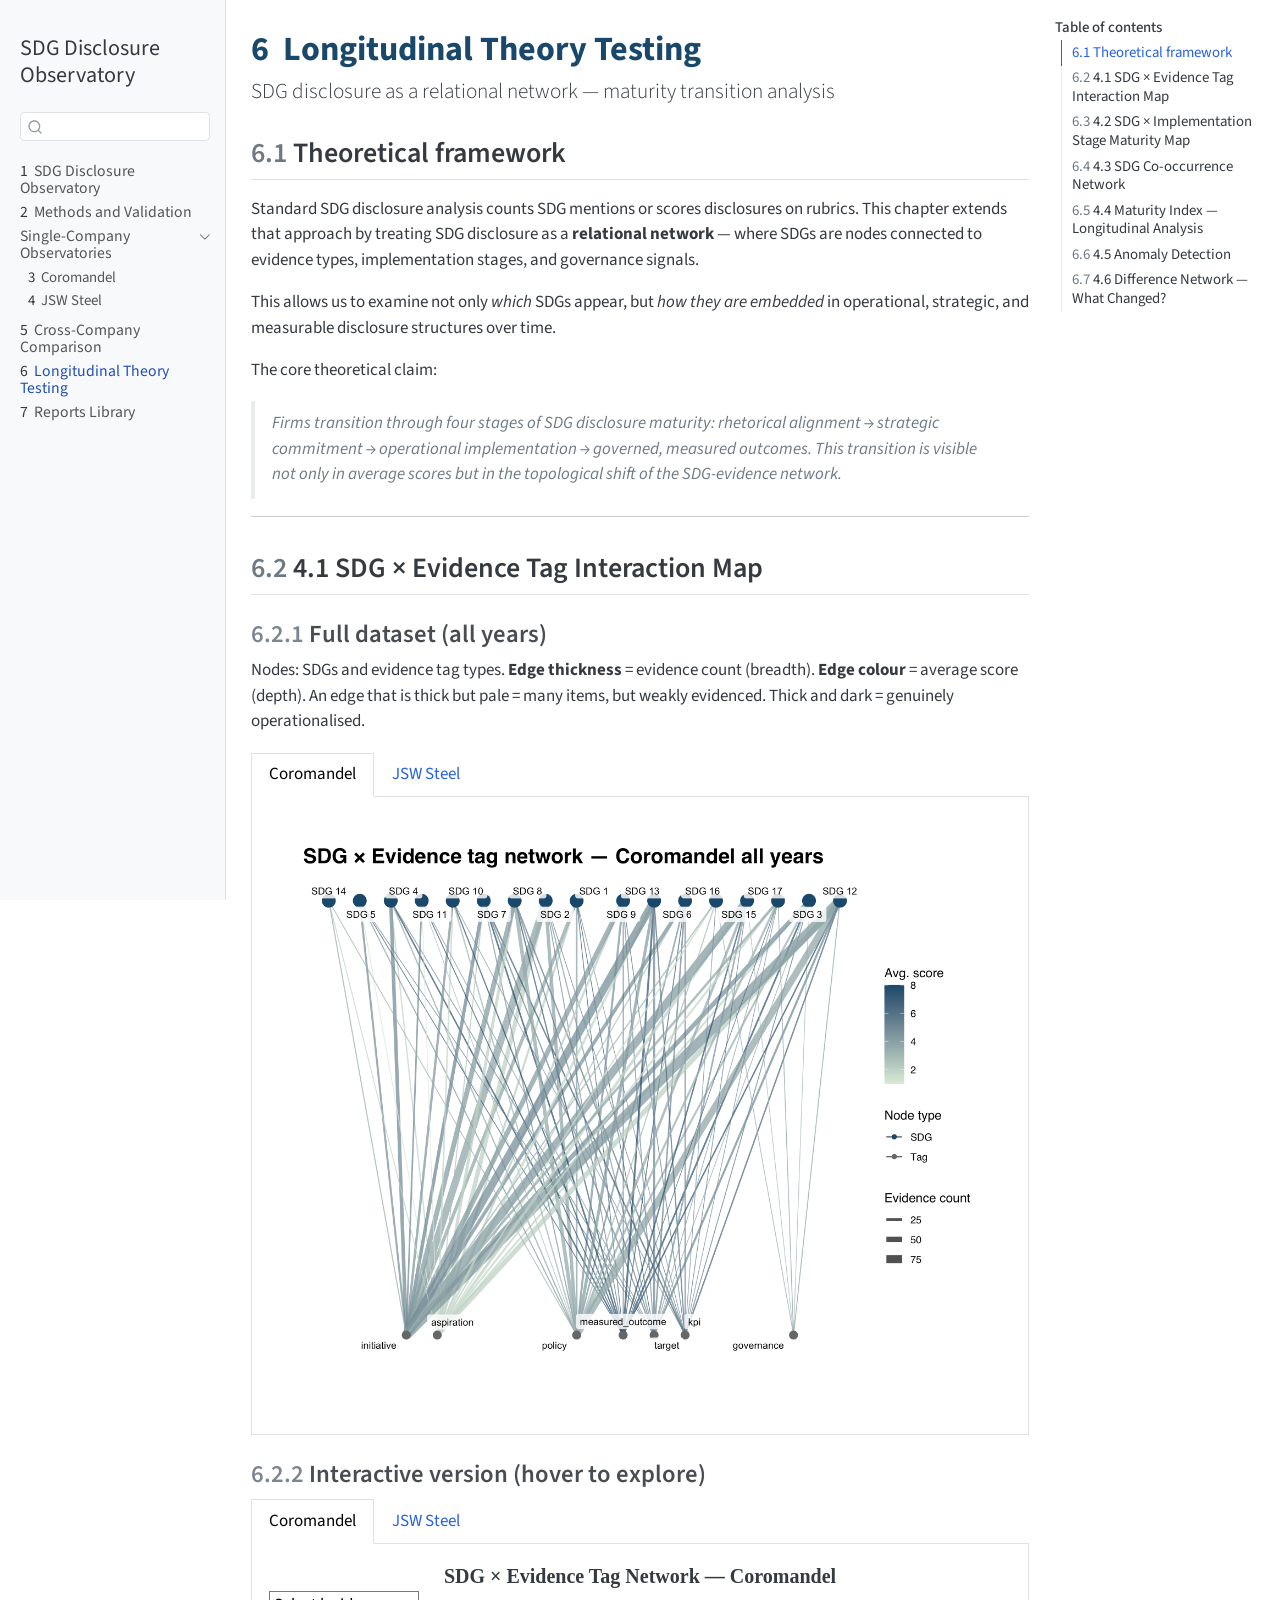
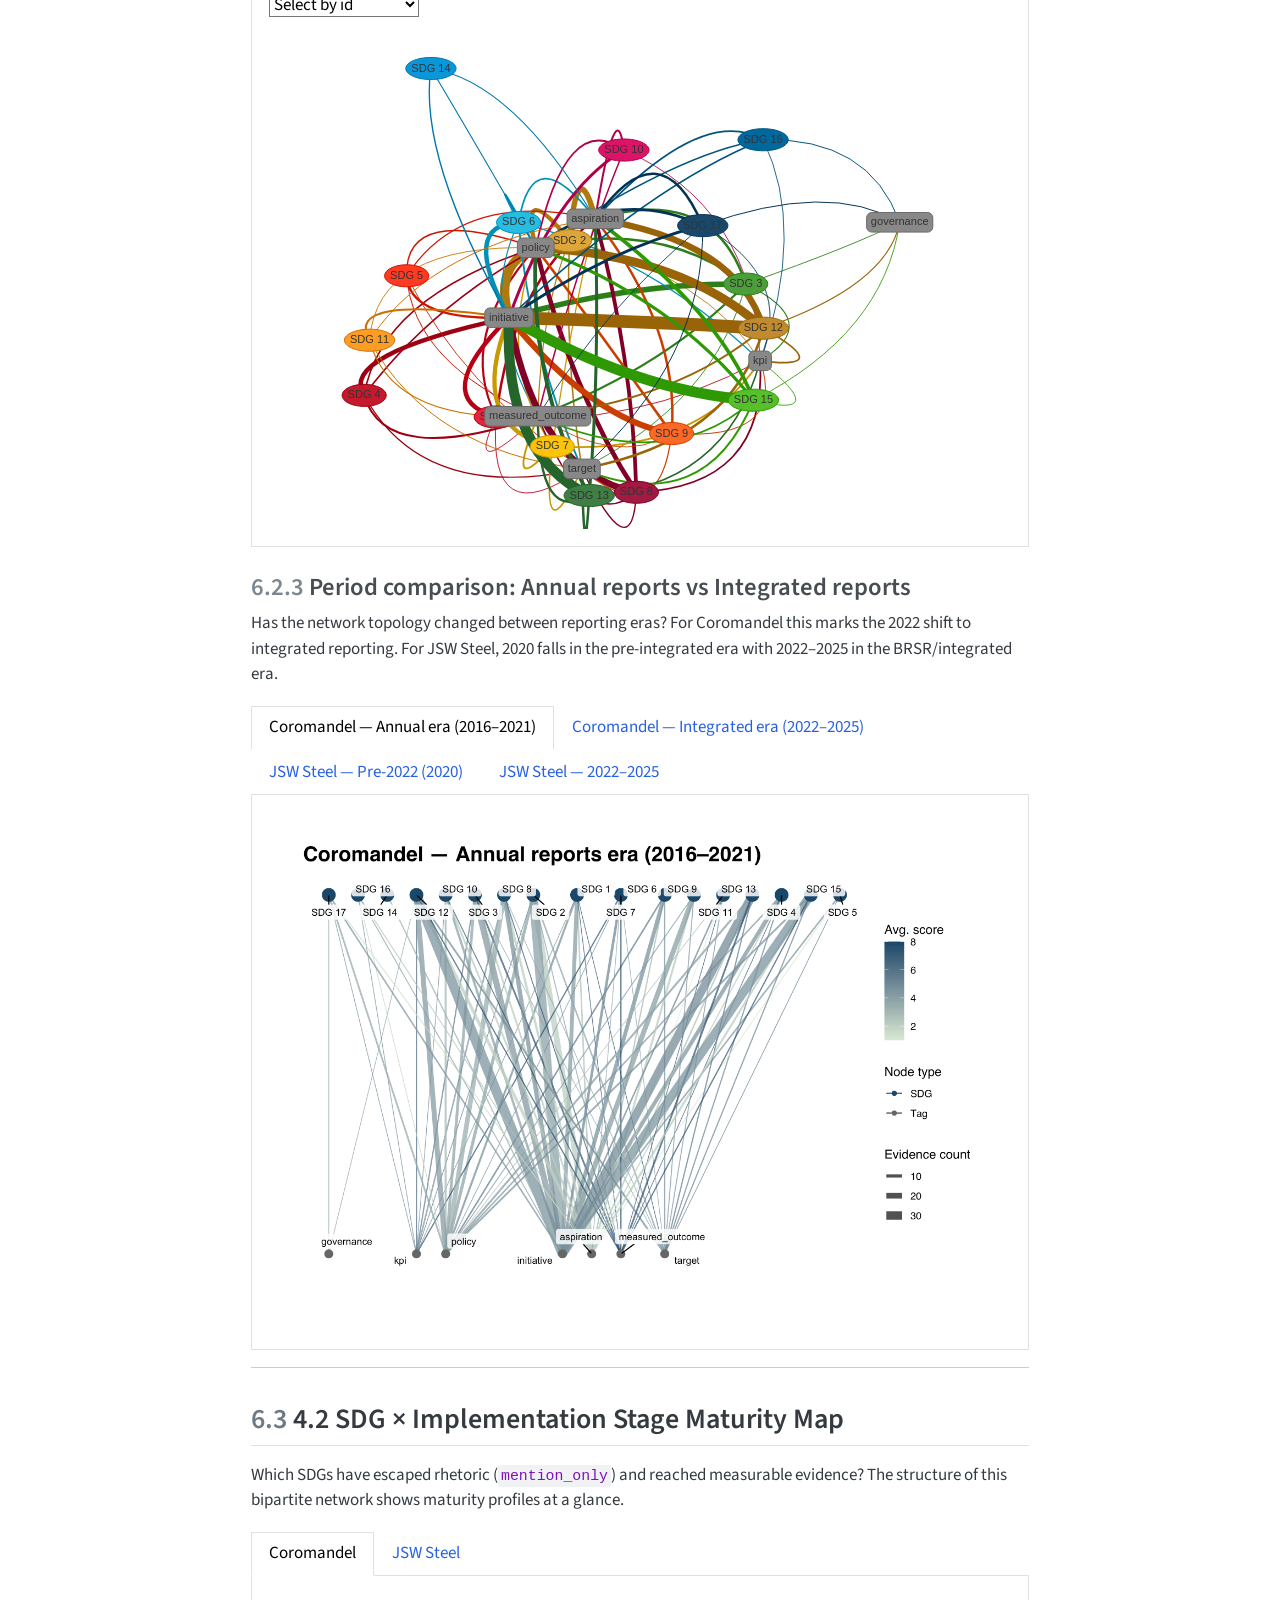
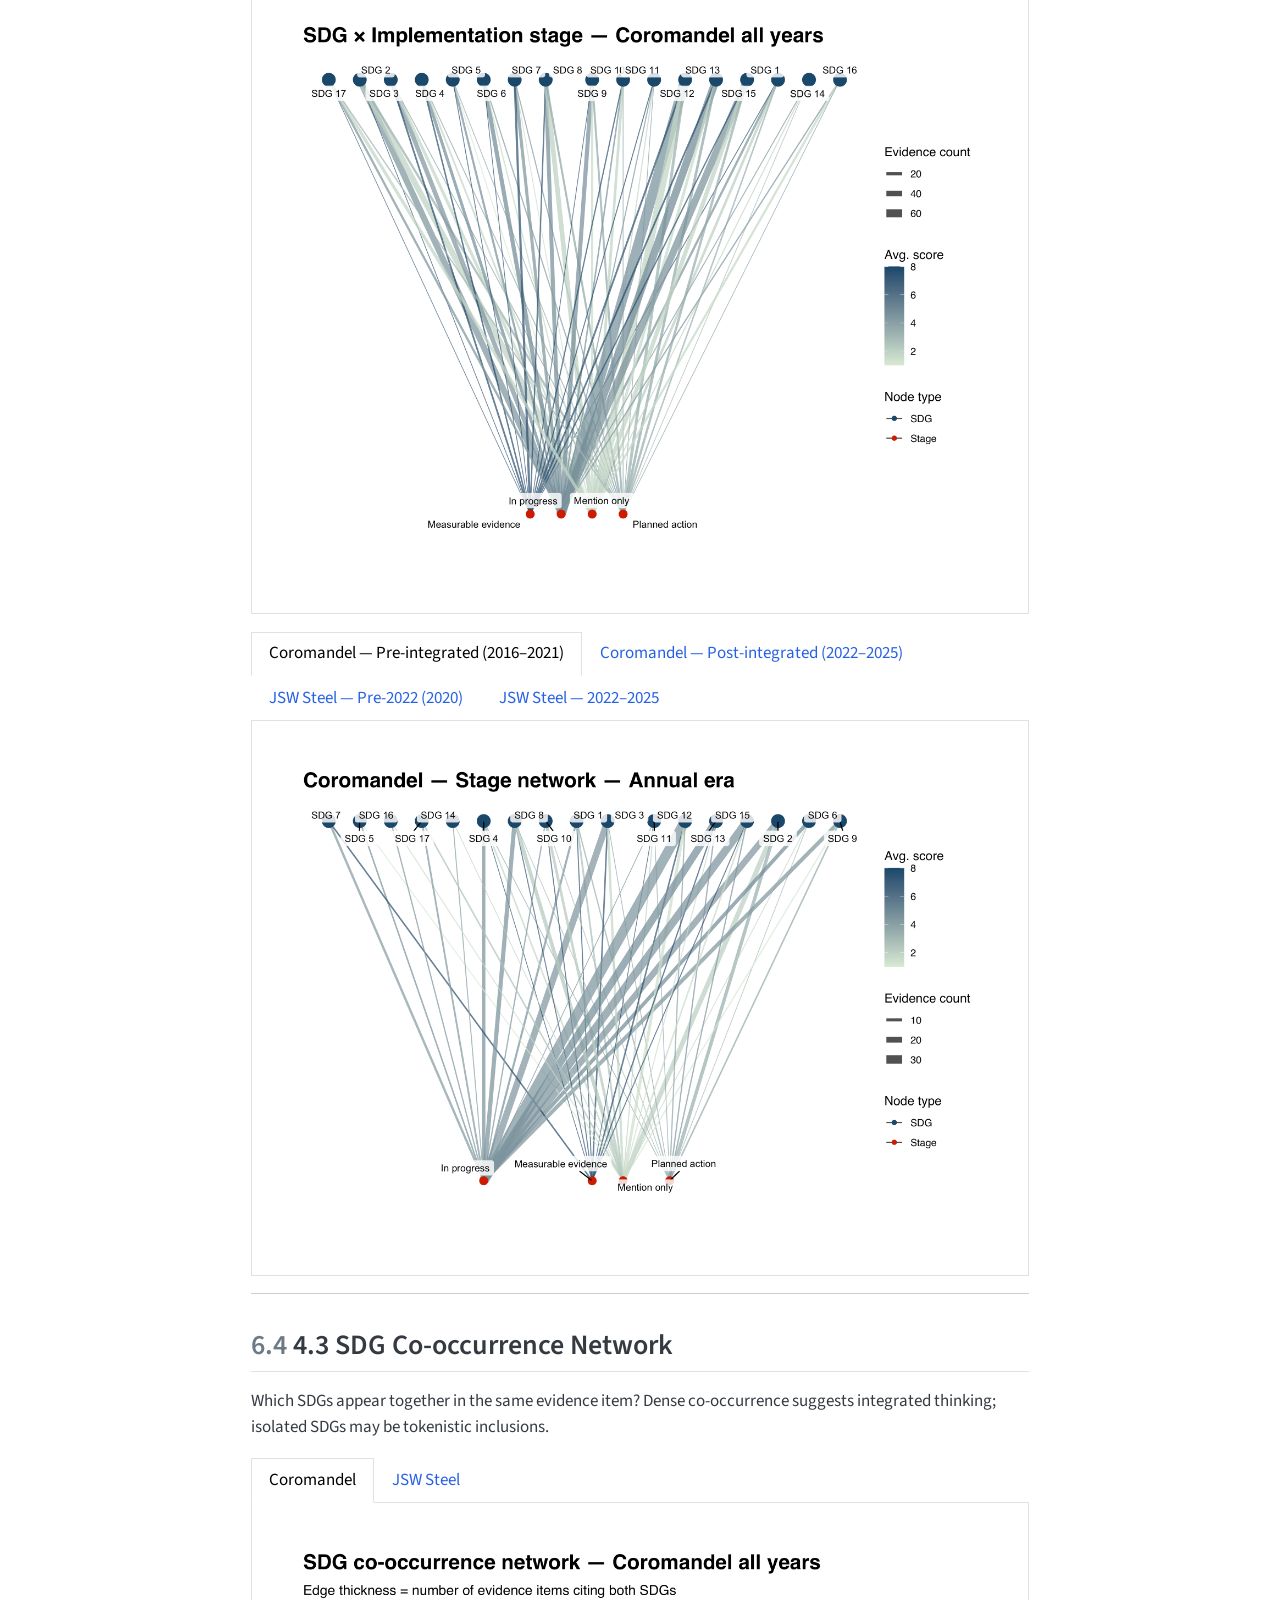
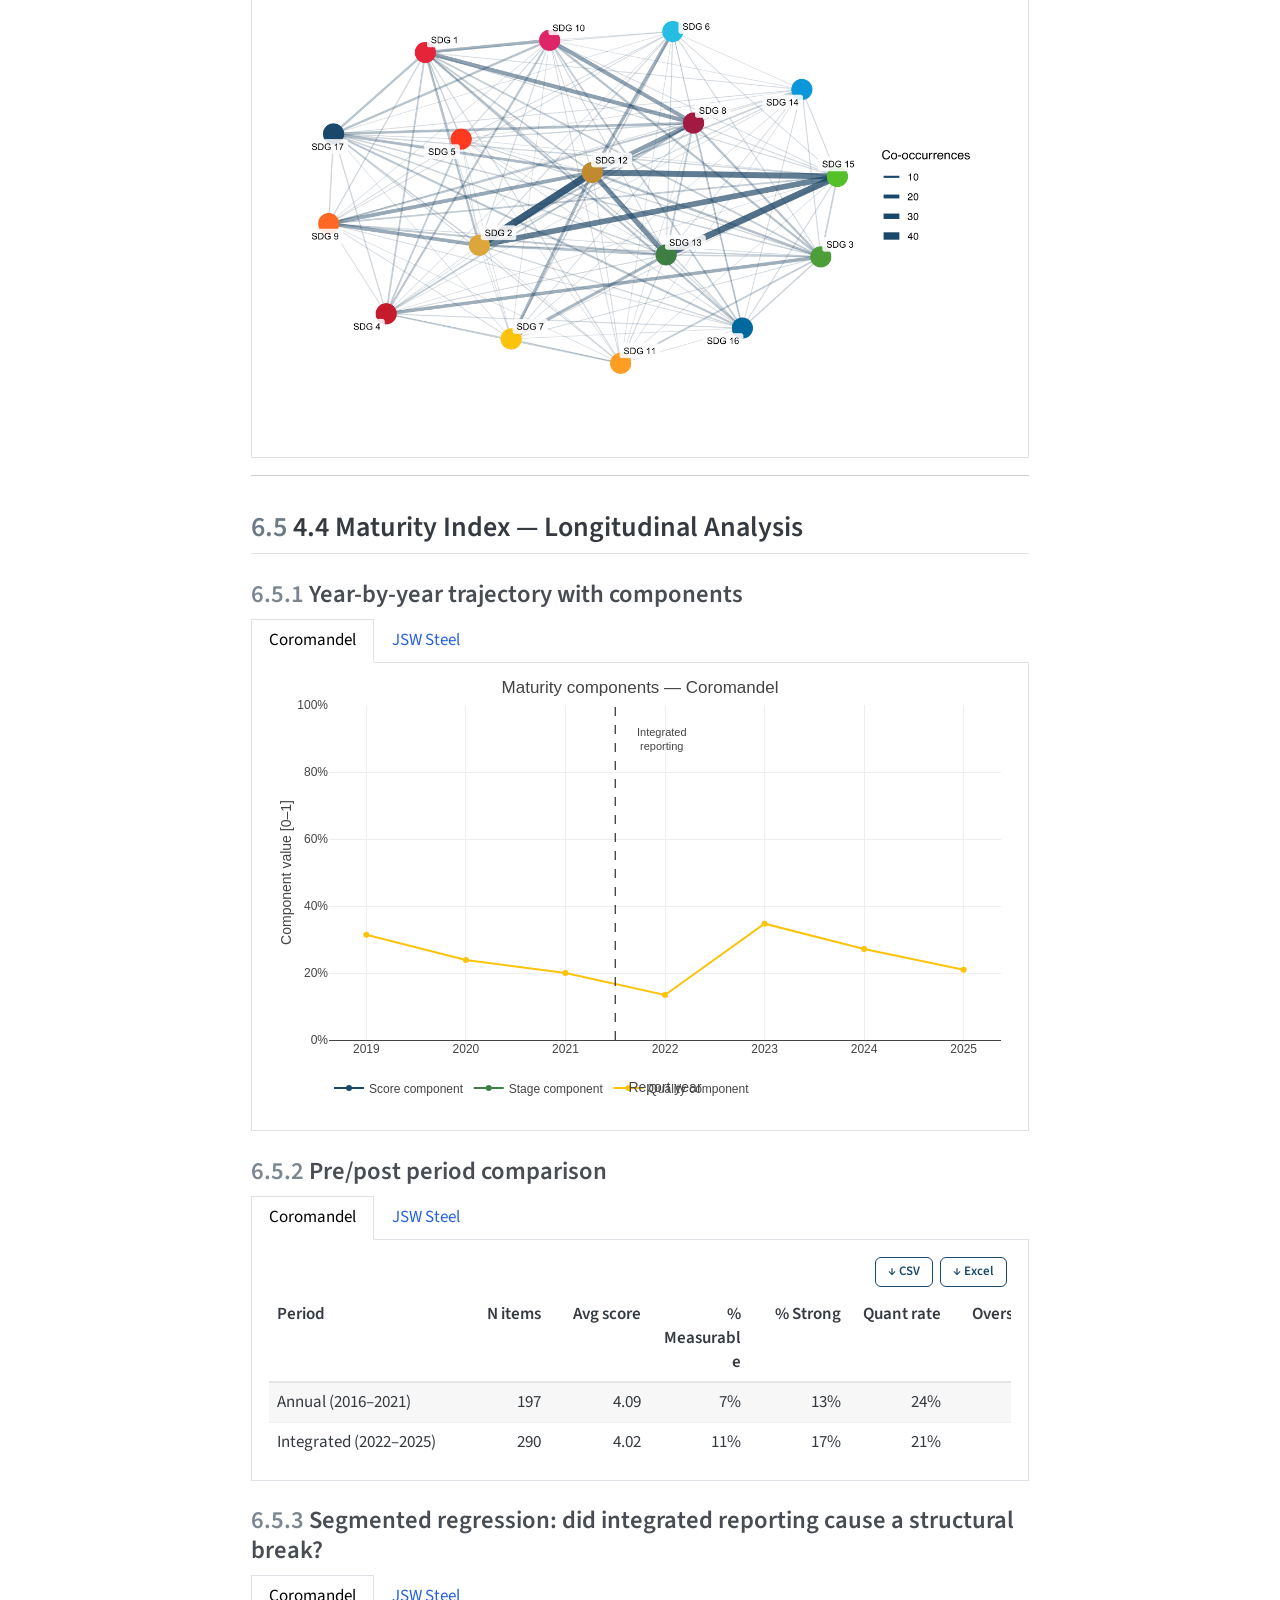
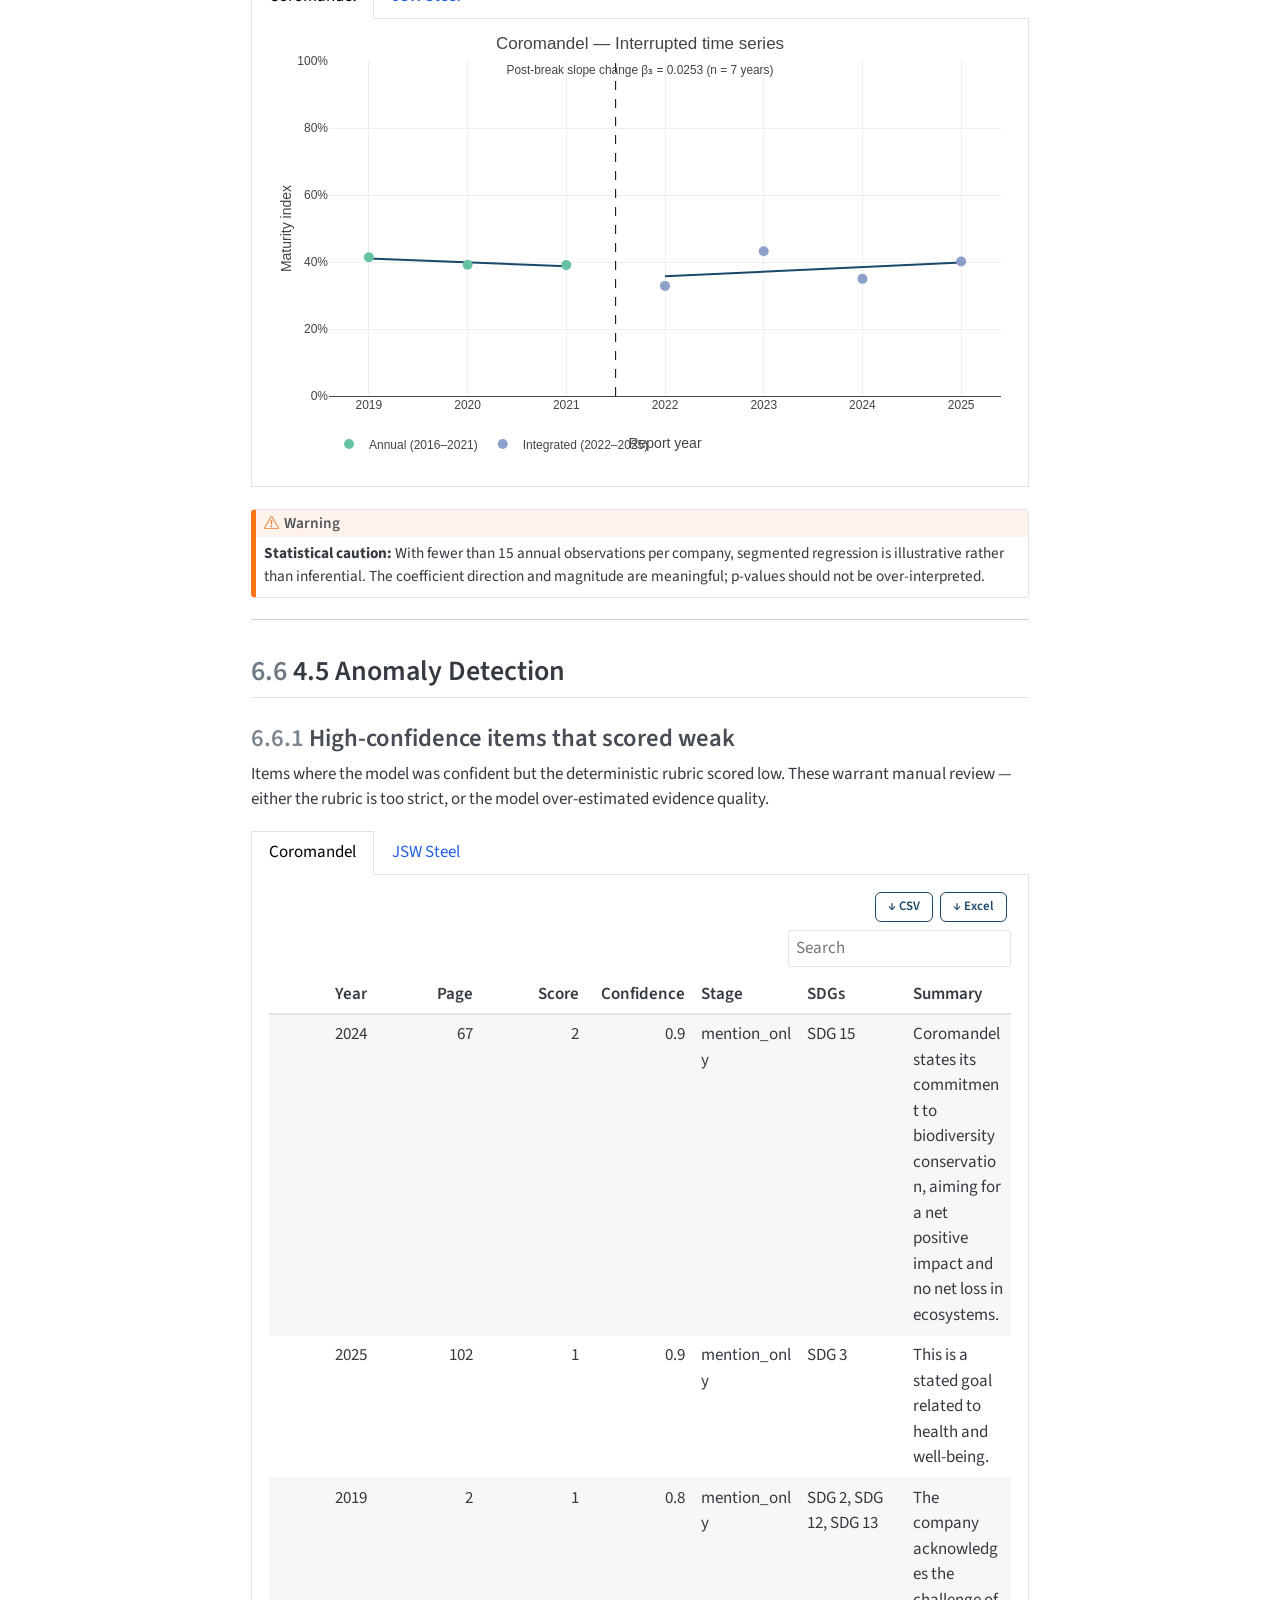
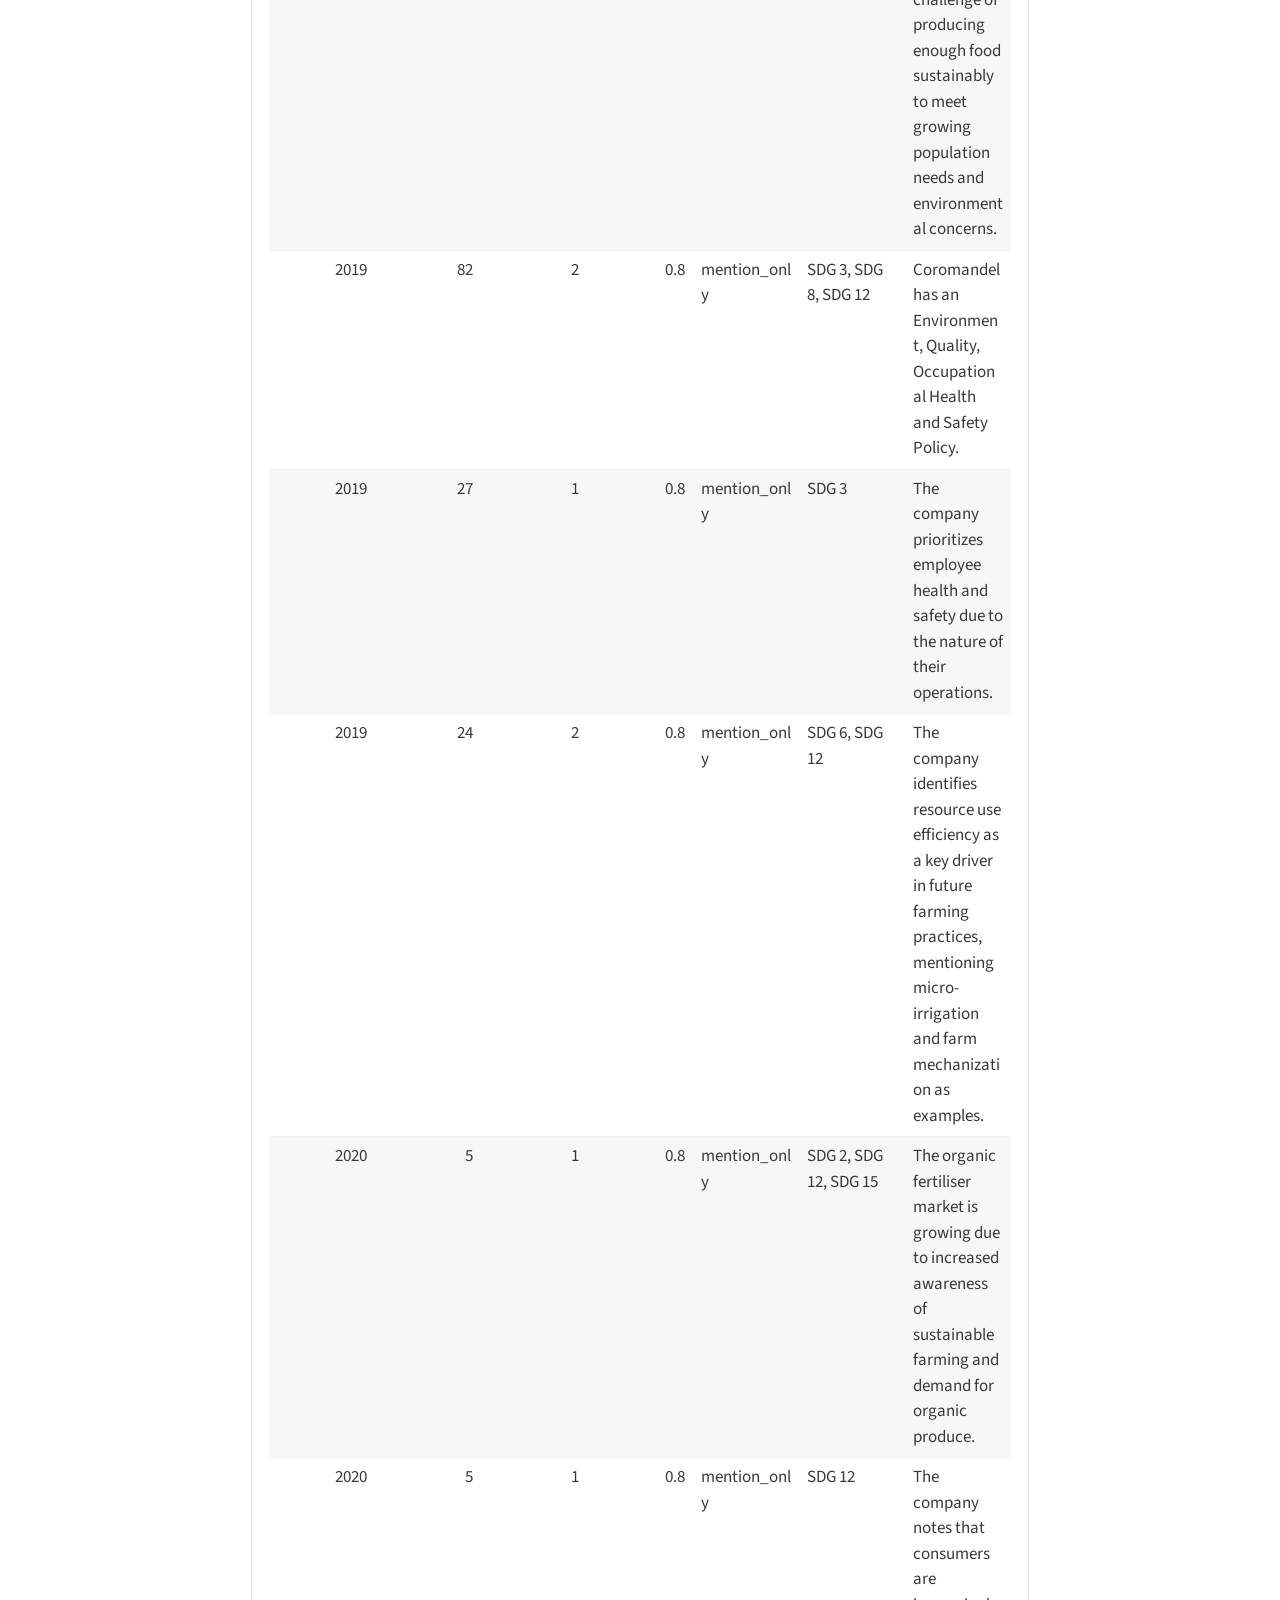
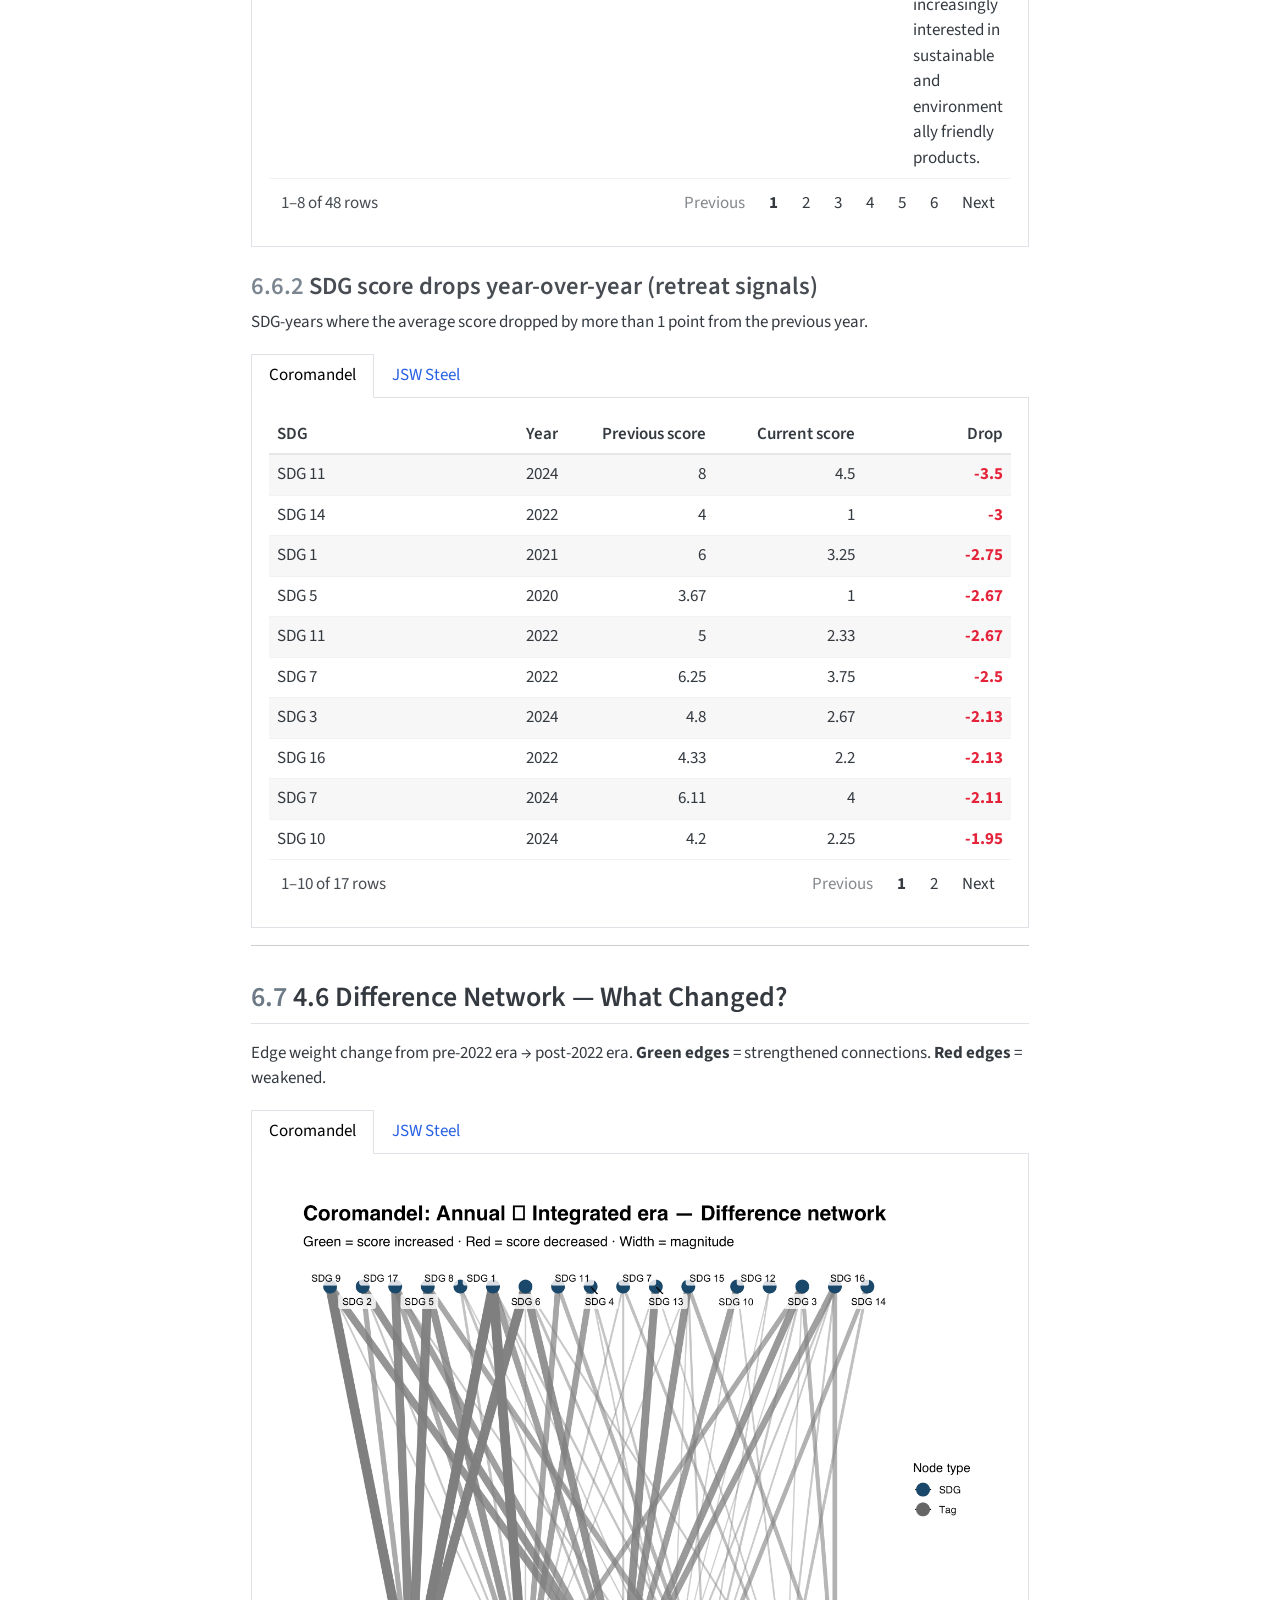
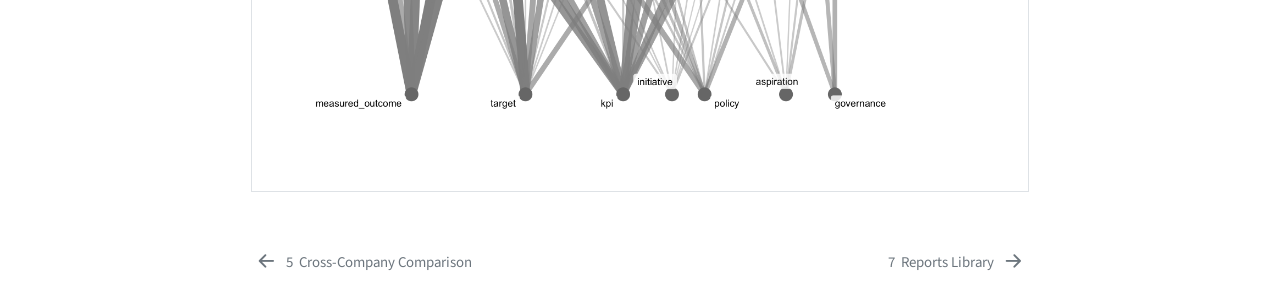
<file: chapter_4_theory.html>
<!DOCTYPE html>
<html xmlns="http://www.w3.org/1999/xhtml" lang="en" xml:lang="en"><head>

<meta charset="utf-8">
<meta name="generator" content="quarto-1.8.26">

<meta name="viewport" content="width=device-width, initial-scale=1.0, user-scalable=yes">


<title>6&nbsp; Longitudinal Theory Testing – SDG Disclosure Observatory</title>
<style>
code{white-space: pre-wrap;}
span.smallcaps{font-variant: small-caps;}
div.columns{display: flex; gap: min(4vw, 1.5em);}
div.column{flex: auto; overflow-x: auto;}
div.hanging-indent{margin-left: 1.5em; text-indent: -1.5em;}
ul.task-list{list-style: none;}
ul.task-list li input[type="checkbox"] {
  width: 0.8em;
  margin: 0 0.8em 0.2em -1em; /* quarto-specific, see https://github.com/quarto-dev/quarto-cli/issues/4556 */ 
  vertical-align: middle;
}
</style>


<script src="site_libs/quarto-nav/quarto-nav.js"></script>
<script src="site_libs/quarto-nav/headroom.min.js"></script>
<script src="site_libs/clipboard/clipboard.min.js"></script>
<script src="site_libs/quarto-search/autocomplete.umd.js"></script>
<script src="site_libs/quarto-search/fuse.min.js"></script>
<script src="site_libs/quarto-search/quarto-search.js"></script>
<meta name="quarto:offset" content="./">
<link href="./chapter_5_reports.html" rel="next">
<link href="./chapter_3_comparison.html" rel="prev">
<script src="site_libs/quarto-html/quarto.js" type="module"></script>
<script src="site_libs/quarto-html/tabsets/tabsets.js" type="module"></script>
<script src="site_libs/quarto-html/axe/axe-check.js" type="module"></script>
<script src="site_libs/quarto-html/popper.min.js"></script>
<script src="site_libs/quarto-html/tippy.umd.min.js"></script>
<script src="site_libs/quarto-html/anchor.min.js"></script>
<link href="site_libs/quarto-html/tippy.css" rel="stylesheet">
<link href="site_libs/quarto-html/quarto-syntax-highlighting-587c61ba64f3a5504c4d52d930310e48.css" rel="stylesheet" id="quarto-text-highlighting-styles">
<script src="site_libs/bootstrap/bootstrap.min.js"></script>
<link href="site_libs/bootstrap/bootstrap-icons.css" rel="stylesheet">
<link href="site_libs/bootstrap/bootstrap-b82e2001e4f2dbe63ea4bb636280354e.min.css" rel="stylesheet" append-hash="true" id="quarto-bootstrap" data-mode="light">
<script id="quarto-search-options" type="application/json">{
  "location": "sidebar",
  "copy-button": false,
  "collapse-after": 3,
  "panel-placement": "start",
  "type": "textbox",
  "limit": 50,
  "keyboard-shortcut": [
    "f",
    "/",
    "s"
  ],
  "show-item-context": false,
  "language": {
    "search-no-results-text": "No results",
    "search-matching-documents-text": "matching documents",
    "search-copy-link-title": "Copy link to search",
    "search-hide-matches-text": "Hide additional matches",
    "search-more-match-text": "more match in this document",
    "search-more-matches-text": "more matches in this document",
    "search-clear-button-title": "Clear",
    "search-text-placeholder": "",
    "search-detached-cancel-button-title": "Cancel",
    "search-submit-button-title": "Submit",
    "search-label": "Search"
  }
}</script>
<style>html{ scroll-behavior: smooth; }</style>
<script src="site_libs/htmlwidgets-1.6.4/htmlwidgets.js"></script>
<link href="site_libs/vis-9.1.0/vis-network.min.css" rel="stylesheet">
<script src="site_libs/vis-9.1.0/vis-network.min.js"></script>
<script src="site_libs/visNetwork-binding-2.1.4/visNetwork.js"></script>
<link href="site_libs/htmltools-fill-0.5.9/fill.css" rel="stylesheet">
<script src="site_libs/plotly-binding-4.12.0/plotly.js"></script>
<script src="site_libs/typedarray-0.1/typedarray.min.js"></script>
<script src="site_libs/jquery-3.5.1/jquery.min.js"></script>
<link href="site_libs/crosstalk-1.2.2/css/crosstalk.min.css" rel="stylesheet">
<script src="site_libs/crosstalk-1.2.2/js/crosstalk.min.js"></script>
<link href="site_libs/plotly-htmlwidgets-css-2.25.2/plotly-htmlwidgets.css" rel="stylesheet">
<script src="site_libs/plotly-main-2.25.2/plotly-latest.min.js"></script>
<script src="site_libs/core-js-2.5.3/shim.min.js"></script>
<script src="site_libs/react-18.2.0/react.min.js"></script>
<script src="site_libs/react-18.2.0/react-dom.min.js"></script>
<script src="site_libs/reactwidget-2.0.0/react-tools.js"></script>
<link href="site_libs/reactable-0.4.5/reactable.css" rel="stylesheet">
<script src="site_libs/reactable-binding-0.4.5/reactable.js"></script>


</head>

<body class="nav-sidebar docked quarto-light">

<div id="quarto-search-results"></div>
  <header id="quarto-header" class="headroom fixed-top">
  <nav class="quarto-secondary-nav">
    <div class="container-fluid d-flex">
      <button type="button" class="quarto-btn-toggle btn" data-bs-toggle="collapse" role="button" data-bs-target=".quarto-sidebar-collapse-item" aria-controls="quarto-sidebar" aria-expanded="false" aria-label="Toggle sidebar navigation" onclick="if (window.quartoToggleHeadroom) { window.quartoToggleHeadroom(); }">
        <i class="bi bi-layout-text-sidebar-reverse"></i>
      </button>
        <nav class="quarto-page-breadcrumbs" aria-label="breadcrumb"><ol class="breadcrumb"><li class="breadcrumb-item"><a href="./chapter_4_theory.html"><span class="chapter-number">6</span>&nbsp; <span class="chapter-title">Longitudinal Theory Testing</span></a></li></ol></nav>
        <a class="flex-grow-1" role="navigation" data-bs-toggle="collapse" data-bs-target=".quarto-sidebar-collapse-item" aria-controls="quarto-sidebar" aria-expanded="false" aria-label="Toggle sidebar navigation" onclick="if (window.quartoToggleHeadroom) { window.quartoToggleHeadroom(); }">      
        </a>
      <button type="button" class="btn quarto-search-button" aria-label="Search" onclick="window.quartoOpenSearch();">
        <i class="bi bi-search"></i>
      </button>
    </div>
  </nav>
</header>
<!-- content -->
<div id="quarto-content" class="quarto-container page-columns page-rows-contents page-layout-article">
<!-- sidebar -->
  <nav id="quarto-sidebar" class="sidebar collapse collapse-horizontal quarto-sidebar-collapse-item sidebar-navigation docked overflow-auto">
    <div class="pt-lg-2 mt-2 text-left sidebar-header">
    <div class="sidebar-title mb-0 py-0">
      <a href="./">SDG Disclosure Observatory</a> 
    </div>
      </div>
        <div class="mt-2 flex-shrink-0 align-items-center">
        <div class="sidebar-search">
        <div id="quarto-search" class="" title="Search"></div>
        </div>
        </div>
    <div class="sidebar-menu-container"> 
    <ul class="list-unstyled mt-1">
        <li class="sidebar-item">
  <div class="sidebar-item-container"> 
  <a href="./index.html" class="sidebar-item-text sidebar-link">
 <span class="menu-text"><span class="chapter-number">1</span>&nbsp; <span class="chapter-title">SDG Disclosure Observatory</span></span></a>
  </div>
</li>
        <li class="sidebar-item">
  <div class="sidebar-item-container"> 
  <a href="./chapter_1_methods.html" class="sidebar-item-text sidebar-link">
 <span class="menu-text"><span class="chapter-number">2</span>&nbsp; <span class="chapter-title">Methods and Validation</span></span></a>
  </div>
</li>
        <li class="sidebar-item sidebar-item-section">
      <div class="sidebar-item-container"> 
            <a class="sidebar-item-text sidebar-link text-start" data-bs-toggle="collapse" data-bs-target="#quarto-sidebar-section-1" role="navigation" aria-expanded="true">
 <span class="menu-text">Single-Company Observatories</span></a>
          <a class="sidebar-item-toggle text-start" data-bs-toggle="collapse" data-bs-target="#quarto-sidebar-section-1" role="navigation" aria-expanded="true" aria-label="Toggle section">
            <i class="bi bi-chevron-right ms-2"></i>
          </a> 
      </div>
      <ul id="quarto-sidebar-section-1" class="collapse list-unstyled sidebar-section depth1 show">  
          <li class="sidebar-item">
  <div class="sidebar-item-container"> 
  <a href="./chapter_2_observatory.html" class="sidebar-item-text sidebar-link">
 <span class="menu-text"><span class="chapter-number">3</span>&nbsp; <span class="chapter-title">Coromandel</span></span></a>
  </div>
</li>
          <li class="sidebar-item">
  <div class="sidebar-item-container"> 
  <a href="./chapter_2b_jswsteel.html" class="sidebar-item-text sidebar-link">
 <span class="menu-text"><span class="chapter-number">4</span>&nbsp; <span class="chapter-title">JSW Steel</span></span></a>
  </div>
</li>
      </ul>
  </li>
        <li class="sidebar-item">
  <div class="sidebar-item-container"> 
  <a href="./chapter_3_comparison.html" class="sidebar-item-text sidebar-link">
 <span class="menu-text"><span class="chapter-number">5</span>&nbsp; <span class="chapter-title">Cross-Company Comparison</span></span></a>
  </div>
</li>
        <li class="sidebar-item">
  <div class="sidebar-item-container"> 
  <a href="./chapter_4_theory.html" class="sidebar-item-text sidebar-link active">
 <span class="menu-text"><span class="chapter-number">6</span>&nbsp; <span class="chapter-title">Longitudinal Theory Testing</span></span></a>
  </div>
</li>
        <li class="sidebar-item">
  <div class="sidebar-item-container"> 
  <a href="./chapter_5_reports.html" class="sidebar-item-text sidebar-link">
 <span class="menu-text"><span class="chapter-number">7</span>&nbsp; <span class="chapter-title">Reports Library</span></span></a>
  </div>
</li>
    </ul>
    </div>
</nav>
<div id="quarto-sidebar-glass" class="quarto-sidebar-collapse-item" data-bs-toggle="collapse" data-bs-target=".quarto-sidebar-collapse-item"></div>
<!-- margin-sidebar -->
    <div id="quarto-margin-sidebar" class="sidebar margin-sidebar">
        <nav id="TOC" role="doc-toc" class="toc-active">
    <h2 id="toc-title">Table of contents</h2>
   
  <ul>
  <li><a href="#theoretical-framework" id="toc-theoretical-framework" class="nav-link active" data-scroll-target="#theoretical-framework"><span class="header-section-number">6.1</span> Theoretical framework</a></li>
  <li><a href="#sdg-evidence-tag-interaction-map" id="toc-sdg-evidence-tag-interaction-map" class="nav-link" data-scroll-target="#sdg-evidence-tag-interaction-map"><span class="header-section-number">6.2</span> 4.1 SDG × Evidence Tag Interaction Map</a>
  <ul class="collapse">
  <li><a href="#full-dataset-all-years" id="toc-full-dataset-all-years" class="nav-link" data-scroll-target="#full-dataset-all-years"><span class="header-section-number">6.2.1</span> Full dataset (all years)</a></li>
  <li><a href="#interactive-version-hover-to-explore" id="toc-interactive-version-hover-to-explore" class="nav-link" data-scroll-target="#interactive-version-hover-to-explore"><span class="header-section-number">6.2.2</span> Interactive version (hover to explore)</a></li>
  <li><a href="#period-comparison-annual-reports-vs-integrated-reports" id="toc-period-comparison-annual-reports-vs-integrated-reports" class="nav-link" data-scroll-target="#period-comparison-annual-reports-vs-integrated-reports"><span class="header-section-number">6.2.3</span> Period comparison: Annual reports vs Integrated reports</a></li>
  </ul></li>
  <li><a href="#sdg-implementation-stage-maturity-map" id="toc-sdg-implementation-stage-maturity-map" class="nav-link" data-scroll-target="#sdg-implementation-stage-maturity-map"><span class="header-section-number">6.3</span> 4.2 SDG × Implementation Stage Maturity Map</a></li>
  <li><a href="#sdg-co-occurrence-network" id="toc-sdg-co-occurrence-network" class="nav-link" data-scroll-target="#sdg-co-occurrence-network"><span class="header-section-number">6.4</span> 4.3 SDG Co-occurrence Network</a></li>
  <li><a href="#maturity-index-longitudinal-analysis" id="toc-maturity-index-longitudinal-analysis" class="nav-link" data-scroll-target="#maturity-index-longitudinal-analysis"><span class="header-section-number">6.5</span> 4.4 Maturity Index — Longitudinal Analysis</a>
  <ul class="collapse">
  <li><a href="#year-by-year-trajectory-with-components" id="toc-year-by-year-trajectory-with-components" class="nav-link" data-scroll-target="#year-by-year-trajectory-with-components"><span class="header-section-number">6.5.1</span> Year-by-year trajectory with components</a></li>
  <li><a href="#prepost-period-comparison" id="toc-prepost-period-comparison" class="nav-link" data-scroll-target="#prepost-period-comparison"><span class="header-section-number">6.5.2</span> Pre/post period comparison</a></li>
  <li><a href="#segmented-regression-did-integrated-reporting-cause-a-structural-break" id="toc-segmented-regression-did-integrated-reporting-cause-a-structural-break" class="nav-link" data-scroll-target="#segmented-regression-did-integrated-reporting-cause-a-structural-break"><span class="header-section-number">6.5.3</span> Segmented regression: did integrated reporting cause a structural break?</a></li>
  </ul></li>
  <li><a href="#anomaly-detection" id="toc-anomaly-detection" class="nav-link" data-scroll-target="#anomaly-detection"><span class="header-section-number">6.6</span> 4.5 Anomaly Detection</a>
  <ul class="collapse">
  <li><a href="#high-confidence-items-that-scored-weak" id="toc-high-confidence-items-that-scored-weak" class="nav-link" data-scroll-target="#high-confidence-items-that-scored-weak"><span class="header-section-number">6.6.1</span> High-confidence items that scored weak</a></li>
  <li><a href="#sdg-score-drops-year-over-year-retreat-signals" id="toc-sdg-score-drops-year-over-year-retreat-signals" class="nav-link" data-scroll-target="#sdg-score-drops-year-over-year-retreat-signals"><span class="header-section-number">6.6.2</span> SDG score drops year-over-year (retreat signals)</a></li>
  </ul></li>
  <li><a href="#difference-network-what-changed" id="toc-difference-network-what-changed" class="nav-link" data-scroll-target="#difference-network-what-changed"><span class="header-section-number">6.7</span> 4.6 Difference Network — What Changed?</a></li>
  </ul>
</nav>
    </div>
<!-- main -->
<main class="content" id="quarto-document-content">

<header id="title-block-header" class="quarto-title-block default">
<div class="quarto-title">
<h1 class="title"><span class="chapter-number">6</span>&nbsp; <span class="chapter-title">Longitudinal Theory Testing</span></h1>
<p class="subtitle lead">SDG disclosure as a relational network — maturity transition analysis</p>
</div>



<div class="quarto-title-meta">

    
  
    
  </div>
  


</header>


<section id="theoretical-framework" class="level2" data-number="6.1">
<h2 data-number="6.1" class="anchored" data-anchor-id="theoretical-framework"><span class="header-section-number">6.1</span> Theoretical framework</h2>
<p>Standard SDG disclosure analysis counts SDG mentions or scores disclosures on rubrics. This chapter extends that approach by treating SDG disclosure as a <strong>relational network</strong> — where SDGs are nodes connected to evidence types, implementation stages, and governance signals.</p>
<p>This allows us to examine not only <em>which</em> SDGs appear, but <em>how they are embedded</em> in operational, strategic, and measurable disclosure structures over time.</p>
<p>The core theoretical claim:</p>
<blockquote class="blockquote">
<p><em>Firms transition through four stages of SDG disclosure maturity: rhetorical alignment → strategic commitment → operational implementation → governed, measured outcomes. This transition is visible not only in average scores but in the topological shift of the SDG-evidence network.</em></p>
</blockquote>
<hr>
</section>
<section id="sdg-evidence-tag-interaction-map" class="level2" data-number="6.2">
<h2 data-number="6.2" class="anchored" data-anchor-id="sdg-evidence-tag-interaction-map"><span class="header-section-number">6.2</span> 4.1 SDG × Evidence Tag Interaction Map</h2>
<section id="full-dataset-all-years" class="level3" data-number="6.2.1">
<h3 data-number="6.2.1" class="anchored" data-anchor-id="full-dataset-all-years"><span class="header-section-number">6.2.1</span> Full dataset (all years)</h3>
<p>Nodes: SDGs and evidence tag types. <strong>Edge thickness</strong> = evidence count (breadth). <strong>Edge colour</strong> = average score (depth). An edge that is thick but pale = many items, but weakly evidenced. Thick and dark = genuinely operationalised.</p>
<div class="tabset-margin-container"></div><div class="panel-tabset">
<ul class="nav nav-tabs" role="tablist"><li class="nav-item" role="presentation"><a class="nav-link active" id="tabset-1-1-tab" data-bs-toggle="tab" data-bs-target="#tabset-1-1" role="tab" aria-controls="tabset-1-1" aria-selected="true" href="">Coromandel</a></li><li class="nav-item" role="presentation"><a class="nav-link" id="tabset-1-2-tab" data-bs-toggle="tab" data-bs-target="#tabset-1-2" role="tab" aria-controls="tabset-1-2" aria-selected="false" href="">JSW Steel</a></li></ul>
<div class="tab-content">
<div id="tabset-1-1" class="tab-pane active" role="tabpanel" aria-labelledby="tabset-1-1-tab">
<div class="cell">
<div class="cell-output-display">
<div>
<figure class="figure">
<p><img src="chapter_4_theory_files/figure-html/tag-network-full-1.png" class="img-fluid figure-img" width="1350"></p>
</figure>
</div>
</div>
</div>
</div>
<div id="tabset-1-2" class="tab-pane" role="tabpanel" aria-labelledby="tabset-1-2-tab">
<div class="cell">
<div class="cell-output-display">
<div>
<figure class="figure">
<p><img src="chapter_4_theory_files/figure-html/tag-network-full-jsw-1.png" class="img-fluid figure-img" width="1350"></p>
</figure>
</div>
</div>
</div>
</div>
</div>
</div>
</section>
<section id="interactive-version-hover-to-explore" class="level3" data-number="6.2.2">
<h3 data-number="6.2.2" class="anchored" data-anchor-id="interactive-version-hover-to-explore"><span class="header-section-number">6.2.2</span> Interactive version (hover to explore)</h3>
<div class="tabset-margin-container"></div><div class="panel-tabset">
<ul class="nav nav-tabs" role="tablist"><li class="nav-item" role="presentation"><a class="nav-link active" id="tabset-2-1-tab" data-bs-toggle="tab" data-bs-target="#tabset-2-1" role="tab" aria-controls="tabset-2-1" aria-selected="true" href="">Coromandel</a></li><li class="nav-item" role="presentation"><a class="nav-link" id="tabset-2-2-tab" data-bs-toggle="tab" data-bs-target="#tabset-2-2" role="tab" aria-controls="tabset-2-2" aria-selected="false" href="">JSW Steel</a></li></ul>
<div class="tab-content">
<div id="tabset-2-1" class="tab-pane active" role="tabpanel" aria-labelledby="tabset-2-1-tab">
<div class="cell">
<div class="cell-output-display">
<div id="htmlwidget-28b57e79c872b39468b7" style="width:100%;height:520px;" class="visNetwork html-widget"></div>
<script type="application/json" data-for="htmlwidget-28b57e79c872b39468b7">{"x":{"nodes":{"name":["SDG 1","SDG 2","SDG 3","SDG 4","SDG 5","SDG 6","SDG 7","SDG 8","SDG 9","SDG 10","SDG 11","SDG 12","SDG 13","SDG 14","SDG 15","SDG 16","SDG 17","aspiration","initiative","kpi","measured_outcome","policy","target","governance"],"node_type":["SDG","SDG","SDG","SDG","SDG","SDG","SDG","SDG","SDG","SDG","SDG","SDG","SDG","SDG","SDG","SDG","SDG","Tag","Tag","Tag","Tag","Tag","Tag","Tag"],"colour":["#E5243B","#DDA63A","#4C9F38","#C5192D","#FF3A21","#26BDE2","#FCC30B","#A21942","#FD6925","#DD1367","#FD9D24","#BF8B2E","#3F7E44","#0A97D9","#56C02B","#00689D","#19486A","#555555","#555555","#555555","#555555","#555555","#555555","#555555"],"type":[false,false,false,false,false,false,false,false,false,false,false,false,false,false,false,false,false,true,true,true,true,true,true,true],"id":[1,2,3,4,5,6,7,8,9,10,11,12,13,14,15,16,17,18,19,20,21,22,23,24],"label":["SDG 1","SDG 2","SDG 3","SDG 4","SDG 5","SDG 6","SDG 7","SDG 8","SDG 9","SDG 10","SDG 11","SDG 12","SDG 13","SDG 14","SDG 15","SDG 16","SDG 17","aspiration","initiative","kpi","measured_outcome","policy","target","governance"],"color":["#E5243B","#DDA63A","#4C9F38","#C5192D","#FF3A21","#26BDE2","#FCC30B","#A21942","#FD6925","#DD1367","#FD9D24","#BF8B2E","#3F7E44","#0A97D9","#56C02B","#00689D","#19486A","#888888","#888888","#888888","#888888","#888888","#888888","#888888"],"shape":["ellipse","ellipse","ellipse","ellipse","ellipse","ellipse","ellipse","ellipse","ellipse","ellipse","ellipse","ellipse","ellipse","ellipse","ellipse","ellipse","ellipse","box","box","box","box","box","box","box"],"size":[25,25,25,25,25,25,25,25,25,25,25,25,25,25,25,25,25,18,18,18,18,18,18,18],"font.size":[13,13,13,13,13,13,13,13,13,13,13,13,13,13,13,13,13,13,13,13,13,13,13,13]},"edges":{"from":[1,1,1,1,1,1,2,2,2,2,2,2,3,3,3,3,3,3,3,4,4,4,4,4,5,5,5,5,5,6,6,6,6,6,6,7,7,7,7,7,7,8,8,8,8,8,8,9,9,9,9,9,9,10,10,10,10,10,11,11,11,11,11,12,12,12,12,12,12,12,13,13,13,13,13,13,14,14,14,15,15,15,15,15,15,15,16,16,16,16,16,17,17,17,17,17,17,17],"to":[18,19,20,21,22,23,18,19,20,21,22,23,18,24,19,20,21,22,23,18,19,21,22,23,18,19,21,22,23,18,19,20,21,22,23,18,19,20,21,22,23,18,19,20,21,22,23,18,19,20,21,22,23,18,19,20,21,22,18,19,21,22,23,18,24,19,20,21,22,23,18,19,20,21,22,23,18,19,22,18,24,19,20,21,22,23,18,24,19,20,22,18,24,19,20,21,22,23],"count":[14,28,1,1,11,1,38,68,1,3,28,6,14,1,39,3,11,14,1,7,30,9,7,3,3,14,2,5,1,8,29,4,3,10,9,4,28,8,10,5,7,24,44,8,6,31,5,14,43,2,1,15,4,10,18,1,6,8,2,10,3,1,2,44,3,94,8,8,63,15,18,73,6,13,24,14,3,5,3,23,1,77,1,8,19,10,9,2,7,1,6,14,2,18,1,1,15,2],"avg_score":[2.142857142857143,3.714285714285714,5,8,4,8,1.947368421052632,3.882352941176471,6,5.333333333333333,3.75,4.166666666666667,1.785714285714286,3,4.589743589743589,5.666666666666667,7.636363636363637,3.285714285714286,4,1.857142857142857,4.966666666666667,7.666666666666667,3.571428571428572,5,1,4.785714285714286,7.5,4.4,6,2.25,4.620689655172414,6.25,7.666666666666667,4.6,5.222222222222222,2.5,5.142857142857143,6.875,7.9,4.6,5,1.958333333333333,4.204545454545454,5.375,7.5,3.548387096774194,5.4,2.142857142857143,4.232558139534884,6,8,4.466666666666667,5,1.7,4.444444444444445,5,7.666666666666667,2.875,1,5.1,8,3,4.5,2.068181818181818,4,4.308510638297872,6.625,7.75,3.714285714285714,4.933333333333334,1.777777777777778,4.876712328767123,6.333333333333333,7.692307692307693,4.166666666666667,5,2,3.4,3.333333333333333,1.91304347826087,3,4.207792207792208,6,7.625,3.578947368421053,4.5,1.555555555555556,3.5,3.142857142857143,5,2.833333333333333,1.785714285714286,4,3.611111111111111,5,7,3.333333333333333,4],"value":[14,28,1,1,11,1,38,68,1,3,28,6,14,1,39,3,11,14,1,7,30,9,7,3,3,14,2,5,1,8,29,4,3,10,9,4,28,8,10,5,7,24,44,8,6,31,5,14,43,2,1,15,4,10,18,1,6,8,2,10,3,1,2,44,3,94,8,8,63,15,18,73,6,13,24,14,3,5,3,23,1,77,1,8,19,10,9,2,7,1,6,14,2,18,1,1,15,2],"title":["Count: 14<br>Avg score: 2.14","Count: 28<br>Avg score: 3.71","Count: 1<br>Avg score: 5","Count: 1<br>Avg score: 8","Count: 11<br>Avg score: 4","Count: 1<br>Avg score: 8","Count: 38<br>Avg score: 1.95","Count: 68<br>Avg score: 3.88","Count: 1<br>Avg score: 6","Count: 3<br>Avg score: 5.33","Count: 28<br>Avg score: 3.75","Count: 6<br>Avg score: 4.17","Count: 14<br>Avg score: 1.79","Count: 1<br>Avg score: 3","Count: 39<br>Avg score: 4.59","Count: 3<br>Avg score: 5.67","Count: 11<br>Avg score: 7.64","Count: 14<br>Avg score: 3.29","Count: 1<br>Avg score: 4","Count: 7<br>Avg score: 1.86","Count: 30<br>Avg score: 4.97","Count: 9<br>Avg score: 7.67","Count: 7<br>Avg score: 3.57","Count: 3<br>Avg score: 5","Count: 3<br>Avg score: 1","Count: 14<br>Avg score: 4.79","Count: 2<br>Avg score: 7.5","Count: 5<br>Avg score: 4.4","Count: 1<br>Avg score: 6","Count: 8<br>Avg score: 2.25","Count: 29<br>Avg score: 4.62","Count: 4<br>Avg score: 6.25","Count: 3<br>Avg score: 7.67","Count: 10<br>Avg score: 4.6","Count: 9<br>Avg score: 5.22","Count: 4<br>Avg score: 2.5","Count: 28<br>Avg score: 5.14","Count: 8<br>Avg score: 6.88","Count: 10<br>Avg score: 7.9","Count: 5<br>Avg score: 4.6","Count: 7<br>Avg score: 5","Count: 24<br>Avg score: 1.96","Count: 44<br>Avg score: 4.2","Count: 8<br>Avg score: 5.38","Count: 6<br>Avg score: 7.5","Count: 31<br>Avg score: 3.55","Count: 5<br>Avg score: 5.4","Count: 14<br>Avg score: 2.14","Count: 43<br>Avg score: 4.23","Count: 2<br>Avg score: 6","Count: 1<br>Avg score: 8","Count: 15<br>Avg score: 4.47","Count: 4<br>Avg score: 5","Count: 10<br>Avg score: 1.7","Count: 18<br>Avg score: 4.44","Count: 1<br>Avg score: 5","Count: 6<br>Avg score: 7.67","Count: 8<br>Avg score: 2.88","Count: 2<br>Avg score: 1","Count: 10<br>Avg score: 5.1","Count: 3<br>Avg score: 8","Count: 1<br>Avg score: 3","Count: 2<br>Avg score: 4.5","Count: 44<br>Avg score: 2.07","Count: 3<br>Avg score: 4","Count: 94<br>Avg score: 4.31","Count: 8<br>Avg score: 6.62","Count: 8<br>Avg score: 7.75","Count: 63<br>Avg score: 3.71","Count: 15<br>Avg score: 4.93","Count: 18<br>Avg score: 1.78","Count: 73<br>Avg score: 4.88","Count: 6<br>Avg score: 6.33","Count: 13<br>Avg score: 7.69","Count: 24<br>Avg score: 4.17","Count: 14<br>Avg score: 5","Count: 3<br>Avg score: 2","Count: 5<br>Avg score: 3.4","Count: 3<br>Avg score: 3.33","Count: 23<br>Avg score: 1.91","Count: 1<br>Avg score: 3","Count: 77<br>Avg score: 4.21","Count: 1<br>Avg score: 6","Count: 8<br>Avg score: 7.62","Count: 19<br>Avg score: 3.58","Count: 10<br>Avg score: 4.5","Count: 9<br>Avg score: 1.56","Count: 2<br>Avg score: 3.5","Count: 7<br>Avg score: 3.14","Count: 1<br>Avg score: 5","Count: 6<br>Avg score: 2.83","Count: 14<br>Avg score: 1.79","Count: 2<br>Avg score: 4","Count: 18<br>Avg score: 3.61","Count: 1<br>Avg score: 5","Count: 1<br>Avg score: 7","Count: 15<br>Avg score: 3.33","Count: 2<br>Avg score: 4"]},"nodesToDataframe":true,"edgesToDataframe":true,"options":{"width":"100%","height":"100%","nodes":{"shape":"dot"},"manipulation":{"enabled":false},"physics":{"stabilization":true,"barnesHut":{"gravitationalConstant":-3000}},"layout":{"randomSeed":42}},"groups":null,"width":"100%","height":"520px","idselection":{"enabled":true,"style":"width: 150px; height: 26px","useLabels":true,"main":"Select by id"},"byselection":{"enabled":false,"style":"width: 150px; height: 26px","multiple":false,"hideColor":"rgba(200,200,200,0.5)","highlight":false},"main":{"text":"SDG × Evidence Tag Network — Coromandel","style":"font-family:Georgia, Times New Roman, Times, serif;font-weight:bold;font-size:20px;text-align:center;"},"submain":null,"footer":null,"background":"rgba(0, 0, 0, 0)","highlight":{"enabled":true,"hoverNearest":false,"degree":1,"algorithm":"all","hideColor":"rgba(200,200,200,0.5)","labelOnly":true},"collapse":{"enabled":false,"fit":false,"resetHighlight":true,"clusterOptions":null,"keepCoord":true,"labelSuffix":"(cluster)"}},"evals":[],"jsHooks":[]}</script>
</div>
</div>
</div>
<div id="tabset-2-2" class="tab-pane" role="tabpanel" aria-labelledby="tabset-2-2-tab">
<div class="cell">
<div class="cell-output-display">
<div id="htmlwidget-ad74ea5f02f01d077a45" style="width:100%;height:520px;" class="visNetwork html-widget"></div>
<script type="application/json" data-for="htmlwidget-ad74ea5f02f01d077a45">{"x":{"nodes":{"name":["SDG 1","SDG 2","SDG 3","SDG 4","SDG 5","SDG 6","SDG 7","SDG 8","SDG 9","SDG 10","SDG 11","SDG 12","SDG 13","SDG 14","SDG 15","SDG 16","SDG 17","aspiration","initiative","kpi","measured_outcome","policy","target","governance"],"node_type":["SDG","SDG","SDG","SDG","SDG","SDG","SDG","SDG","SDG","SDG","SDG","SDG","SDG","SDG","SDG","SDG","SDG","Tag","Tag","Tag","Tag","Tag","Tag","Tag"],"colour":["#E5243B","#DDA63A","#4C9F38","#C5192D","#FF3A21","#26BDE2","#FCC30B","#A21942","#FD6925","#DD1367","#FD9D24","#BF8B2E","#3F7E44","#0A97D9","#56C02B","#00689D","#19486A","#555555","#555555","#555555","#555555","#555555","#555555","#555555"],"type":[false,false,false,false,false,false,false,false,false,false,false,false,false,false,false,false,false,true,true,true,true,true,true,true],"id":[1,2,3,4,5,6,7,8,9,10,11,12,13,14,15,16,17,18,19,20,21,22,23,24],"label":["SDG 1","SDG 2","SDG 3","SDG 4","SDG 5","SDG 6","SDG 7","SDG 8","SDG 9","SDG 10","SDG 11","SDG 12","SDG 13","SDG 14","SDG 15","SDG 16","SDG 17","aspiration","initiative","kpi","measured_outcome","policy","target","governance"],"color":["#E5243B","#DDA63A","#4C9F38","#C5192D","#FF3A21","#26BDE2","#FCC30B","#A21942","#FD6925","#DD1367","#FD9D24","#BF8B2E","#3F7E44","#0A97D9","#56C02B","#00689D","#19486A","#888888","#888888","#888888","#888888","#888888","#888888","#888888"],"shape":["ellipse","ellipse","ellipse","ellipse","ellipse","ellipse","ellipse","ellipse","ellipse","ellipse","ellipse","ellipse","ellipse","ellipse","ellipse","ellipse","ellipse","box","box","box","box","box","box","box"],"size":[25,25,25,25,25,25,25,25,25,25,25,25,25,25,25,25,25,18,18,18,18,18,18,18],"font.size":[13,13,13,13,13,13,13,13,13,13,13,13,13,13,13,13,13,13,13,13,13,13,13,13]},"edges":{"from":[1,1,1,1,1,1,2,2,2,2,2,2,3,3,3,3,3,3,4,4,4,4,4,4,5,5,5,5,5,6,6,6,6,6,6,6,7,7,7,7,7,7,8,8,8,8,8,8,9,9,9,9,9,9,10,10,10,10,10,10,11,11,11,11,11,12,12,12,12,12,12,12,13,13,13,13,13,13,13,14,14,14,14,14,15,15,15,15,15,15,15,16,16,16,16,16,17,17,17,17,17],"to":[18,19,20,21,22,23,18,19,20,21,22,23,18,19,20,21,22,23,18,19,20,21,22,23,18,19,21,22,23,18,24,19,20,21,22,23,18,19,20,21,22,23,18,19,20,21,22,23,18,19,20,21,22,23,18,19,20,21,22,23,18,19,21,22,23,18,24,19,20,21,22,23,18,24,19,20,21,22,23,18,19,21,22,23,18,24,19,20,21,22,23,18,24,19,22,23,18,24,19,20,22],"count":[8,17,1,2,10,7,5,11,1,2,7,3,12,22,2,4,15,6,5,14,2,2,7,3,10,8,1,14,2,5,2,20,7,3,12,7,5,31,5,3,16,21,14,50,4,3,44,15,3,24,2,1,16,12,8,19,1,1,20,5,5,10,2,9,4,12,2,45,2,4,46,13,33,7,92,18,12,62,59,3,2,1,7,1,7,2,16,2,2,13,7,6,3,10,19,2,7,5,7,1,20],"avg_score":[1.5,5.117647058823529,7,7,2.6,5.714285714285714,1.4,4.909090909090909,7,7,2.571428571428572,5.333333333333333,2.166666666666667,5.409090909090909,7,7.5,3.266666666666667,6.5,1.4,5.071428571428571,5,7,2.571428571428572,6,1.4,4.375,7,2.357142857142857,4,1.8,2,5.25,4,7.666666666666667,3.25,4.571428571428571,2.4,4.870967741935484,4.4,8.333333333333334,3.5,5.047619047619047,1.928571428571429,4.66,5,8,3.545454545454545,6,1.666666666666667,4.625,6.5,7,2.9375,4.75,1.375,4.684210526315789,7,7,3.15,5.6,1.6,4.9,7,2.555555555555555,4.5,1.916666666666667,4.5,4.4,4,8,3.543478260869565,5.538461538461538,2.454545454545455,3.142857142857143,4.728260869565218,5.555555555555555,7.5,3.612903225806452,4.677966101694915,1.666666666666667,7,8,2.571428571428572,3,2.571428571428572,2,4.9375,4.5,8,3.230769230769231,3.571428571428572,1.666666666666667,3,4.5,3,4.5,2,3.8,4.571428571428571,4,2.95],"value":[8,17,1,2,10,7,5,11,1,2,7,3,12,22,2,4,15,6,5,14,2,2,7,3,10,8,1,14,2,5,2,20,7,3,12,7,5,31,5,3,16,21,14,50,4,3,44,15,3,24,2,1,16,12,8,19,1,1,20,5,5,10,2,9,4,12,2,45,2,4,46,13,33,7,92,18,12,62,59,3,2,1,7,1,7,2,16,2,2,13,7,6,3,10,19,2,7,5,7,1,20],"title":["Count: 8<br>Avg score: 1.5","Count: 17<br>Avg score: 5.12","Count: 1<br>Avg score: 7","Count: 2<br>Avg score: 7","Count: 10<br>Avg score: 2.6","Count: 7<br>Avg score: 5.71","Count: 5<br>Avg score: 1.4","Count: 11<br>Avg score: 4.91","Count: 1<br>Avg score: 7","Count: 2<br>Avg score: 7","Count: 7<br>Avg score: 2.57","Count: 3<br>Avg score: 5.33","Count: 12<br>Avg score: 2.17","Count: 22<br>Avg score: 5.41","Count: 2<br>Avg score: 7","Count: 4<br>Avg score: 7.5","Count: 15<br>Avg score: 3.27","Count: 6<br>Avg score: 6.5","Count: 5<br>Avg score: 1.4","Count: 14<br>Avg score: 5.07","Count: 2<br>Avg score: 5","Count: 2<br>Avg score: 7","Count: 7<br>Avg score: 2.57","Count: 3<br>Avg score: 6","Count: 10<br>Avg score: 1.4","Count: 8<br>Avg score: 4.38","Count: 1<br>Avg score: 7","Count: 14<br>Avg score: 2.36","Count: 2<br>Avg score: 4","Count: 5<br>Avg score: 1.8","Count: 2<br>Avg score: 2","Count: 20<br>Avg score: 5.25","Count: 7<br>Avg score: 4","Count: 3<br>Avg score: 7.67","Count: 12<br>Avg score: 3.25","Count: 7<br>Avg score: 4.57","Count: 5<br>Avg score: 2.4","Count: 31<br>Avg score: 4.87","Count: 5<br>Avg score: 4.4","Count: 3<br>Avg score: 8.33","Count: 16<br>Avg score: 3.5","Count: 21<br>Avg score: 5.05","Count: 14<br>Avg score: 1.93","Count: 50<br>Avg score: 4.66","Count: 4<br>Avg score: 5","Count: 3<br>Avg score: 8","Count: 44<br>Avg score: 3.55","Count: 15<br>Avg score: 6","Count: 3<br>Avg score: 1.67","Count: 24<br>Avg score: 4.62","Count: 2<br>Avg score: 6.5","Count: 1<br>Avg score: 7","Count: 16<br>Avg score: 2.94","Count: 12<br>Avg score: 4.75","Count: 8<br>Avg score: 1.38","Count: 19<br>Avg score: 4.68","Count: 1<br>Avg score: 7","Count: 1<br>Avg score: 7","Count: 20<br>Avg score: 3.15","Count: 5<br>Avg score: 5.6","Count: 5<br>Avg score: 1.6","Count: 10<br>Avg score: 4.9","Count: 2<br>Avg score: 7","Count: 9<br>Avg score: 2.56","Count: 4<br>Avg score: 4.5","Count: 12<br>Avg score: 1.92","Count: 2<br>Avg score: 4.5","Count: 45<br>Avg score: 4.4","Count: 2<br>Avg score: 4","Count: 4<br>Avg score: 8","Count: 46<br>Avg score: 3.54","Count: 13<br>Avg score: 5.54","Count: 33<br>Avg score: 2.45","Count: 7<br>Avg score: 3.14","Count: 92<br>Avg score: 4.73","Count: 18<br>Avg score: 5.56","Count: 12<br>Avg score: 7.5","Count: 62<br>Avg score: 3.61","Count: 59<br>Avg score: 4.68","Count: 3<br>Avg score: 1.67","Count: 2<br>Avg score: 7","Count: 1<br>Avg score: 8","Count: 7<br>Avg score: 2.57","Count: 1<br>Avg score: 3","Count: 7<br>Avg score: 2.57","Count: 2<br>Avg score: 2","Count: 16<br>Avg score: 4.94","Count: 2<br>Avg score: 4.5","Count: 2<br>Avg score: 8","Count: 13<br>Avg score: 3.23","Count: 7<br>Avg score: 3.57","Count: 6<br>Avg score: 1.67","Count: 3<br>Avg score: 3","Count: 10<br>Avg score: 4.5","Count: 19<br>Avg score: 3","Count: 2<br>Avg score: 4.5","Count: 7<br>Avg score: 2","Count: 5<br>Avg score: 3.8","Count: 7<br>Avg score: 4.57","Count: 1<br>Avg score: 4","Count: 20<br>Avg score: 2.95"]},"nodesToDataframe":true,"edgesToDataframe":true,"options":{"width":"100%","height":"100%","nodes":{"shape":"dot"},"manipulation":{"enabled":false},"physics":{"stabilization":true,"barnesHut":{"gravitationalConstant":-3000}},"layout":{"randomSeed":42}},"groups":null,"width":"100%","height":"520px","idselection":{"enabled":true,"style":"width: 150px; height: 26px","useLabels":true,"main":"Select by id"},"byselection":{"enabled":false,"style":"width: 150px; height: 26px","multiple":false,"hideColor":"rgba(200,200,200,0.5)","highlight":false},"main":{"text":"SDG × Evidence Tag Network — JSW Steel","style":"font-family:Georgia, Times New Roman, Times, serif;font-weight:bold;font-size:20px;text-align:center;"},"submain":null,"footer":null,"background":"rgba(0, 0, 0, 0)","highlight":{"enabled":true,"hoverNearest":false,"degree":1,"algorithm":"all","hideColor":"rgba(200,200,200,0.5)","labelOnly":true},"collapse":{"enabled":false,"fit":false,"resetHighlight":true,"clusterOptions":null,"keepCoord":true,"labelSuffix":"(cluster)"}},"evals":[],"jsHooks":[]}</script>
</div>
</div>
</div>
</div>
</div>
</section>
<section id="period-comparison-annual-reports-vs-integrated-reports" class="level3" data-number="6.2.3">
<h3 data-number="6.2.3" class="anchored" data-anchor-id="period-comparison-annual-reports-vs-integrated-reports"><span class="header-section-number">6.2.3</span> Period comparison: Annual reports vs Integrated reports</h3>
<p>Has the network topology changed between reporting eras? For Coromandel this marks the 2022 shift to integrated reporting. For JSW Steel, 2020 falls in the pre-integrated era with 2022–2025 in the BRSR/integrated era.</p>
<div class="tabset-margin-container"></div><div class="panel-tabset">
<ul class="nav nav-tabs" role="tablist"><li class="nav-item" role="presentation"><a class="nav-link active" id="tabset-3-1-tab" data-bs-toggle="tab" data-bs-target="#tabset-3-1" role="tab" aria-controls="tabset-3-1" aria-selected="true" href="">Coromandel — Annual era (2016–2021)</a></li><li class="nav-item" role="presentation"><a class="nav-link" id="tabset-3-2-tab" data-bs-toggle="tab" data-bs-target="#tabset-3-2" role="tab" aria-controls="tabset-3-2" aria-selected="false" href="">Coromandel — Integrated era (2022–2025)</a></li><li class="nav-item" role="presentation"><a class="nav-link" id="tabset-3-3-tab" data-bs-toggle="tab" data-bs-target="#tabset-3-3" role="tab" aria-controls="tabset-3-3" aria-selected="false" href="">JSW Steel — Pre-2022 (2020)</a></li><li class="nav-item" role="presentation"><a class="nav-link" id="tabset-3-4-tab" data-bs-toggle="tab" data-bs-target="#tabset-3-4" role="tab" aria-controls="tabset-3-4" aria-selected="false" href="">JSW Steel — 2022–2025</a></li></ul>
<div class="tab-content">
<div id="tabset-3-1" class="tab-pane active" role="tabpanel" aria-labelledby="tabset-3-1-tab">
<div class="cell">
<div class="cell-output-display">
<div>
<figure class="figure">
<p><img src="chapter_4_theory_files/figure-html/tag-net-annual-1.png" class="img-fluid figure-img" width="1350"></p>
</figure>
</div>
</div>
</div>
</div>
<div id="tabset-3-2" class="tab-pane" role="tabpanel" aria-labelledby="tabset-3-2-tab">
<div class="cell">
<div class="cell-output-display">
<div>
<figure class="figure">
<p><img src="chapter_4_theory_files/figure-html/tag-net-integrated-1.png" class="img-fluid figure-img" width="1350"></p>
</figure>
</div>
</div>
</div>
</div>
<div id="tabset-3-3" class="tab-pane" role="tabpanel" aria-labelledby="tabset-3-3-tab">
<div class="cell">
<div class="cell-output-display">
<div>
<figure class="figure">
<p><img src="chapter_4_theory_files/figure-html/tag-net-jsw-pre-1.png" class="img-fluid figure-img" width="1350"></p>
</figure>
</div>
</div>
</div>
</div>
<div id="tabset-3-4" class="tab-pane" role="tabpanel" aria-labelledby="tabset-3-4-tab">
<div class="cell">
<div class="cell-output-display">
<div>
<figure class="figure">
<p><img src="chapter_4_theory_files/figure-html/tag-net-jsw-post-1.png" class="img-fluid figure-img" width="1350"></p>
</figure>
</div>
</div>
</div>
</div>
</div>
</div>
<hr>
</section>
</section>
<section id="sdg-implementation-stage-maturity-map" class="level2" data-number="6.3">
<h2 data-number="6.3" class="anchored" data-anchor-id="sdg-implementation-stage-maturity-map"><span class="header-section-number">6.3</span> 4.2 SDG × Implementation Stage Maturity Map</h2>
<p>Which SDGs have escaped rhetoric (<code>mention_only</code>) and reached measurable evidence? The structure of this bipartite network shows maturity profiles at a glance.</p>
<div class="tabset-margin-container"></div><div class="panel-tabset">
<ul class="nav nav-tabs" role="tablist"><li class="nav-item" role="presentation"><a class="nav-link active" id="tabset-4-1-tab" data-bs-toggle="tab" data-bs-target="#tabset-4-1" role="tab" aria-controls="tabset-4-1" aria-selected="true" href="">Coromandel</a></li><li class="nav-item" role="presentation"><a class="nav-link" id="tabset-4-2-tab" data-bs-toggle="tab" data-bs-target="#tabset-4-2" role="tab" aria-controls="tabset-4-2" aria-selected="false" href="">JSW Steel</a></li></ul>
<div class="tab-content">
<div id="tabset-4-1" class="tab-pane active" role="tabpanel" aria-labelledby="tabset-4-1-tab">
<div class="cell">
<div class="cell-output-display">
<div>
<figure class="figure">
<p><img src="chapter_4_theory_files/figure-html/stage-network-full-1.png" class="img-fluid figure-img" width="1350"></p>
</figure>
</div>
</div>
</div>
</div>
<div id="tabset-4-2" class="tab-pane" role="tabpanel" aria-labelledby="tabset-4-2-tab">
<div class="cell">
<div class="cell-output-display">
<div>
<figure class="figure">
<p><img src="chapter_4_theory_files/figure-html/stage-network-full-jsw-1.png" class="img-fluid figure-img" width="1350"></p>
</figure>
</div>
</div>
</div>
</div>
</div>
</div>
<div class="tabset-margin-container"></div><div class="panel-tabset">
<ul class="nav nav-tabs" role="tablist"><li class="nav-item" role="presentation"><a class="nav-link active" id="tabset-5-1-tab" data-bs-toggle="tab" data-bs-target="#tabset-5-1" role="tab" aria-controls="tabset-5-1" aria-selected="true" href="">Coromandel — Pre-integrated (2016–2021)</a></li><li class="nav-item" role="presentation"><a class="nav-link" id="tabset-5-2-tab" data-bs-toggle="tab" data-bs-target="#tabset-5-2" role="tab" aria-controls="tabset-5-2" aria-selected="false" href="">Coromandel — Post-integrated (2022–2025)</a></li><li class="nav-item" role="presentation"><a class="nav-link" id="tabset-5-3-tab" data-bs-toggle="tab" data-bs-target="#tabset-5-3" role="tab" aria-controls="tabset-5-3" aria-selected="false" href="">JSW Steel — Pre-2022 (2020)</a></li><li class="nav-item" role="presentation"><a class="nav-link" id="tabset-5-4-tab" data-bs-toggle="tab" data-bs-target="#tabset-5-4" role="tab" aria-controls="tabset-5-4" aria-selected="false" href="">JSW Steel — 2022–2025</a></li></ul>
<div class="tab-content">
<div id="tabset-5-1" class="tab-pane active" role="tabpanel" aria-labelledby="tabset-5-1-tab">
<div class="cell">
<div class="cell-output-display">
<div>
<figure class="figure">
<p><img src="chapter_4_theory_files/figure-html/stage-net-pre-1.png" class="img-fluid figure-img" width="1350"></p>
</figure>
</div>
</div>
</div>
</div>
<div id="tabset-5-2" class="tab-pane" role="tabpanel" aria-labelledby="tabset-5-2-tab">
<div class="cell">
<div class="cell-output-display">
<div>
<figure class="figure">
<p><img src="chapter_4_theory_files/figure-html/stage-net-post-1.png" class="img-fluid figure-img" width="1350"></p>
</figure>
</div>
</div>
</div>
</div>
<div id="tabset-5-3" class="tab-pane" role="tabpanel" aria-labelledby="tabset-5-3-tab">
<div class="cell">
<div class="cell-output-display">
<div>
<figure class="figure">
<p><img src="chapter_4_theory_files/figure-html/stage-net-jsw-pre-1.png" class="img-fluid figure-img" width="1350"></p>
</figure>
</div>
</div>
</div>
</div>
<div id="tabset-5-4" class="tab-pane" role="tabpanel" aria-labelledby="tabset-5-4-tab">
<div class="cell">
<div class="cell-output-display">
<div>
<figure class="figure">
<p><img src="chapter_4_theory_files/figure-html/stage-net-jsw-post-1.png" class="img-fluid figure-img" width="1350"></p>
</figure>
</div>
</div>
</div>
</div>
</div>
</div>
<hr>
</section>
<section id="sdg-co-occurrence-network" class="level2" data-number="6.4">
<h2 data-number="6.4" class="anchored" data-anchor-id="sdg-co-occurrence-network"><span class="header-section-number">6.4</span> 4.3 SDG Co-occurrence Network</h2>
<p>Which SDGs appear together in the same evidence item? Dense co-occurrence suggests integrated thinking; isolated SDGs may be tokenistic inclusions.</p>
<div class="tabset-margin-container"></div><div class="panel-tabset">
<ul class="nav nav-tabs" role="tablist"><li class="nav-item" role="presentation"><a class="nav-link active" id="tabset-6-1-tab" data-bs-toggle="tab" data-bs-target="#tabset-6-1" role="tab" aria-controls="tabset-6-1" aria-selected="true" href="">Coromandel</a></li><li class="nav-item" role="presentation"><a class="nav-link" id="tabset-6-2-tab" data-bs-toggle="tab" data-bs-target="#tabset-6-2" role="tab" aria-controls="tabset-6-2" aria-selected="false" href="">JSW Steel</a></li></ul>
<div class="tab-content">
<div id="tabset-6-1" class="tab-pane active" role="tabpanel" aria-labelledby="tabset-6-1-tab">
<div class="cell">
<div class="cell-output-display">
<div>
<figure class="figure">
<p><img src="chapter_4_theory_files/figure-html/cooccur-network-1.png" class="img-fluid figure-img" width="1350"></p>
</figure>
</div>
</div>
</div>
</div>
<div id="tabset-6-2" class="tab-pane" role="tabpanel" aria-labelledby="tabset-6-2-tab">
<div class="cell">
<div class="cell-output-display">
<div>
<figure class="figure">
<p><img src="chapter_4_theory_files/figure-html/cooccur-network-jsw-1.png" class="img-fluid figure-img" width="1350"></p>
</figure>
</div>
</div>
</div>
</div>
</div>
</div>
<hr>
</section>
<section id="maturity-index-longitudinal-analysis" class="level2" data-number="6.5">
<h2 data-number="6.5" class="anchored" data-anchor-id="maturity-index-longitudinal-analysis"><span class="header-section-number">6.5</span> 4.4 Maturity Index — Longitudinal Analysis</h2>
<section id="year-by-year-trajectory-with-components" class="level3" data-number="6.5.1">
<h3 data-number="6.5.1" class="anchored" data-anchor-id="year-by-year-trajectory-with-components"><span class="header-section-number">6.5.1</span> Year-by-year trajectory with components</h3>
<div class="tabset-margin-container"></div><div class="panel-tabset">
<ul class="nav nav-tabs" role="tablist"><li class="nav-item" role="presentation"><a class="nav-link active" id="tabset-7-1-tab" data-bs-toggle="tab" data-bs-target="#tabset-7-1" role="tab" aria-controls="tabset-7-1" aria-selected="true" href="">Coromandel</a></li><li class="nav-item" role="presentation"><a class="nav-link" id="tabset-7-2-tab" data-bs-toggle="tab" data-bs-target="#tabset-7-2" role="tab" aria-controls="tabset-7-2" aria-selected="false" href="">JSW Steel</a></li></ul>
<div class="tab-content">
<div id="tabset-7-1" class="tab-pane active" role="tabpanel" aria-labelledby="tabset-7-1-tab">
<div class="cell">
<div class="cell-output-display">
<div class="plotly html-widget html-fill-item" id="htmlwidget-c97567fe16c92ed9c2a5" style="width:100%;height:433px;"></div>
<script type="application/json" data-for="htmlwidget-c97567fe16c92ed9c2a5">{"x":{"visdat":{"324416a870e0":["function () ","plotlyVisDat"],"3244c8a8dbf":["function () ","data"],"32445c5ffd07":["function () ","data"],"324421dd05f2":["function () ","data"]},"cur_data":"324421dd05f2","attrs":{"3244c8a8dbf":{"alpha_stroke":1,"sizes":[10,100],"spans":[1,20],"x":{},"y":{},"name":"Score component","type":"scatter","mode":"lines+markers","line":{"color":"#19486A","width":2},"marker":{"color":"#19486A","size":6},"inherit":true},"32445c5ffd07":{"alpha_stroke":1,"sizes":[10,100],"spans":[1,20],"x":{},"y":{},"name":"Stage component","type":"scatter","mode":"lines+markers","line":{"color":"#3F7E44","width":2},"marker":{"color":"#3F7E44","size":6},"inherit":true},"324421dd05f2":{"alpha_stroke":1,"sizes":[10,100],"spans":[1,20],"x":{},"y":{},"name":"Quality component","type":"scatter","mode":"lines+markers","line":{"color":"#FCC30B","width":2},"marker":{"color":"#FCC30B","size":6},"inherit":true}},"layout":{"margin":{"b":40,"l":60,"t":25,"r":10},"title":"Maturity components — Coromandel","xaxis":{"domain":[0,1],"automargin":true,"title":"Report year","tickvals":[2019,2020,2021,2022,2023,2024,2025]},"yaxis":{"domain":[0,1],"automargin":true,"title":"Component value [0–1]","range":[0,1],"tickformat":".0%"},"shapes":[{"type":"line","x0":2021.5,"x1":2021.5,"y0":0,"y1":1,"line":{"color":"grey50","dash":"dash","width":1}}],"annotations":[{"x":2021.7,"y":0.90000000000000002,"text":"Integrated<br>reporting","showarrow":false,"xanchor":"left","font":{"color":"grey40","size":11}}],"legend":{"orientation":"h"},"hovermode":"closest","showlegend":true},"source":"A","config":{"modeBarButtonsToAdd":["hoverclosest","hovercompare"],"showSendToCloud":false},"data":[{"x":[2019,2020,2021,2022,2023,2024,2025],"y":[4.1714285714285717,4.0298507462686564,4.0499999999999998,3.5970149253731343,4.5277777777777777,3.5857142857142859,4.2962962962962967],"name":"Score component","type":"scatter","mode":"lines+markers","line":{"color":"#19486A","width":2},"marker":{"color":"#19486A","size":6,"line":{"color":"rgba(31,119,180,1)"}},"error_y":{"color":"rgba(31,119,180,1)"},"error_x":{"color":"rgba(31,119,180,1)"},"xaxis":"x","yaxis":"y","frame":null},{"x":[2019,2020,2021,2022,2023,2024,2025],"y":[2.5428571428571427,2.5223880597014925,2.6000000000000001,2.1791044776119404,2.5138888888888888,2.1000000000000001,2.592592592592593],"name":"Stage component","type":"scatter","mode":"lines+markers","line":{"color":"#3F7E44","width":2},"marker":{"color":"#3F7E44","size":6,"line":{"color":"rgba(255,127,14,1)"}},"error_y":{"color":"rgba(255,127,14,1)"},"error_x":{"color":"rgba(255,127,14,1)"},"xaxis":"x","yaxis":"y","frame":null},{"x":[2019,2020,2021,2022,2023,2024,2025],"y":[0.31428571428571428,0.23880597014925373,0.20000000000000001,0.13432835820895522,0.34722222222222221,0.27142857142857141,0.20987654320987653],"name":"Quality component","type":"scatter","mode":"lines+markers","line":{"color":"#FCC30B","width":2},"marker":{"color":"#FCC30B","size":6,"line":{"color":"rgba(44,160,44,1)"}},"error_y":{"color":"rgba(44,160,44,1)"},"error_x":{"color":"rgba(44,160,44,1)"},"xaxis":"x","yaxis":"y","frame":null}],"highlight":{"on":"plotly_click","persistent":false,"dynamic":false,"selectize":false,"opacityDim":0.20000000000000001,"selected":{"opacity":1},"debounce":0},"shinyEvents":["plotly_hover","plotly_click","plotly_selected","plotly_relayout","plotly_brushed","plotly_brushing","plotly_clickannotation","plotly_doubleclick","plotly_deselect","plotly_afterplot","plotly_sunburstclick"],"base_url":"https://plot.ly"},"evals":[],"jsHooks":[]}</script>
</div>
</div>
</div>
<div id="tabset-7-2" class="tab-pane" role="tabpanel" aria-labelledby="tabset-7-2-tab">
<div class="cell">
<div class="cell-output-display">
<div class="plotly html-widget html-fill-item" id="htmlwidget-9746dbe7e76c088e67f2" style="width:100%;height:433px;"></div>
<script type="application/json" data-for="htmlwidget-9746dbe7e76c088e67f2">{"x":{"visdat":{"32444decfe50":["function () ","plotlyVisDat"],"324422c5e28":["function () ","data"],"32442ed99535":["function () ","data"],"32444ed2e29a":["function () ","data"]},"cur_data":"32444ed2e29a","attrs":{"324422c5e28":{"alpha_stroke":1,"sizes":[10,100],"spans":[1,20],"x":{},"y":{},"name":"Score component","type":"scatter","mode":"lines+markers","line":{"color":"#19486A","width":2},"marker":{"color":"#19486A","size":6},"inherit":true},"32442ed99535":{"alpha_stroke":1,"sizes":[10,100],"spans":[1,20],"x":{},"y":{},"name":"Stage component","type":"scatter","mode":"lines+markers","line":{"color":"#3F7E44","width":2},"marker":{"color":"#3F7E44","size":6},"inherit":true},"32444ed2e29a":{"alpha_stroke":1,"sizes":[10,100],"spans":[1,20],"x":{},"y":{},"name":"Quality component","type":"scatter","mode":"lines+markers","line":{"color":"#FCC30B","width":2},"marker":{"color":"#FCC30B","size":6},"inherit":true}},"layout":{"margin":{"b":40,"l":60,"t":25,"r":10},"title":"Maturity components — JSW Steel","xaxis":{"domain":[0,1],"automargin":true,"title":"Report year","tickvals":[2020,2022,2023,2024,2025]},"yaxis":{"domain":[0,1],"automargin":true,"title":"Component value [0–1]","range":[0,1],"tickformat":".0%"},"legend":{"orientation":"h"},"hovermode":"closest","showlegend":true},"source":"A","config":{"modeBarButtonsToAdd":["hoverclosest","hovercompare"],"showSendToCloud":false},"data":[{"x":[2020,2022,2023,2024,2025],"y":[3.7966101694915255,3.9285714285714284,3.4852941176470589,4.0843373493975905,4.4124999999999996],"name":"Score component","type":"scatter","mode":"lines+markers","line":{"color":"#19486A","width":2},"marker":{"color":"#19486A","size":6,"line":{"color":"rgba(31,119,180,1)"}},"error_y":{"color":"rgba(31,119,180,1)"},"error_x":{"color":"rgba(31,119,180,1)"},"xaxis":"x","yaxis":"y","frame":null},{"x":[2020,2022,2023,2024,2025],"y":[2.2203389830508473,2.2321428571428572,1.9852941176470589,2.2650602409638556,2.4249999999999998],"name":"Stage component","type":"scatter","mode":"lines+markers","line":{"color":"#3F7E44","width":2},"marker":{"color":"#3F7E44","size":6,"line":{"color":"rgba(255,127,14,1)"}},"error_y":{"color":"rgba(255,127,14,1)"},"error_x":{"color":"rgba(255,127,14,1)"},"xaxis":"x","yaxis":"y","frame":null},{"x":[2020,2022,2023,2024,2025],"y":[0.28813559322033899,0.39285714285714285,0.17647058823529413,0.37349397590361444,0.33750000000000002],"name":"Quality component","type":"scatter","mode":"lines+markers","line":{"color":"#FCC30B","width":2},"marker":{"color":"#FCC30B","size":6,"line":{"color":"rgba(44,160,44,1)"}},"error_y":{"color":"rgba(44,160,44,1)"},"error_x":{"color":"rgba(44,160,44,1)"},"xaxis":"x","yaxis":"y","frame":null}],"highlight":{"on":"plotly_click","persistent":false,"dynamic":false,"selectize":false,"opacityDim":0.20000000000000001,"selected":{"opacity":1},"debounce":0},"shinyEvents":["plotly_hover","plotly_click","plotly_selected","plotly_relayout","plotly_brushed","plotly_brushing","plotly_clickannotation","plotly_doubleclick","plotly_deselect","plotly_afterplot","plotly_sunburstclick"],"base_url":"https://plot.ly"},"evals":[],"jsHooks":[]}</script>
</div>
</div>
</div>
</div>
</div>
</section>
<section id="prepost-period-comparison" class="level3" data-number="6.5.2">
<h3 data-number="6.5.2" class="anchored" data-anchor-id="prepost-period-comparison"><span class="header-section-number">6.5.2</span> Pre/post period comparison</h3>
<div class="tabset-margin-container"></div><div class="panel-tabset">
<ul class="nav nav-tabs" role="tablist"><li class="nav-item" role="presentation"><a class="nav-link active" id="tabset-8-1-tab" data-bs-toggle="tab" data-bs-target="#tabset-8-1" role="tab" aria-controls="tabset-8-1" aria-selected="true" href="">Coromandel</a></li><li class="nav-item" role="presentation"><a class="nav-link" id="tabset-8-2-tab" data-bs-toggle="tab" data-bs-target="#tabset-8-2" role="tab" aria-controls="tabset-8-2" aria-selected="false" href="">JSW Steel</a></li></ul>
<div class="tab-content">
<div id="tabset-8-1" class="tab-pane active" role="tabpanel" aria-labelledby="tabset-8-1-tab">
<div class="cell">
<div class="cell-output-display">
<div style="text-align:right;margin-bottom:2px;">
<a href="downloads/theory_period_coromandel.csv" download="" style="display:inline-flex;align-items:center;gap:4px;margin:0 4px 6px 0;padding:4px 12px;border-radius:6px;font-size:0.76rem;font-weight:600;text-decoration:none;border:1px solid #19486A;color:#19486A;background:#fff;transition:background 0.15s;cursor:pointer;">↓ CSV</a>
<a href="downloads/theory_period_coromandel.xlsx" download="" style="display:inline-flex;align-items:center;gap:4px;margin:0 4px 6px 0;padding:4px 12px;border-radius:6px;font-size:0.76rem;font-weight:600;text-decoration:none;border:1px solid #19486A;color:#19486A;background:#fff;transition:background 0.15s;cursor:pointer;">↓ Excel</a>
</div>
</div>
<div class="cell-output-display">
<div class="reactable html-widget html-fill-item" id="htmlwidget-61c13712d64b6d40bc9f" style="width:auto;height:auto;"></div>
<script type="application/json" data-for="htmlwidget-61c13712d64b6d40bc9f">{"x":{"tag":{"name":"Reactable","attribs":{"data":{"Period":["Annual (2016–2021)","Integrated (2022–2025)"],"N items":[197,290],"Avg score":[4.09,4.02],"% Measurable":[0.07,0.11],"% Strong":[0.13,0.17],"Quant rate":[0.24,0.21],"Oversight rate":[0.04,0.03]},"columns":[{"id":"Period","name":"Period","type":"character","minWidth":180},{"id":"N items","name":"N items","type":"numeric"},{"id":"Avg score","name":"Avg score","type":"numeric"},{"id":"% Measurable","name":"% Measurable","type":"numeric","cell":["7%","11%"]},{"id":"% Strong","name":"% Strong","type":"numeric","cell":["13%","17%"]},{"id":"Quant rate","name":"Quant rate","type":"numeric","cell":["24%","21%"]},{"id":"Oversight rate","name":"Oversight rate","type":"numeric","cell":["4%","3%"]}],"highlight":true,"striped":true,"dataKey":"0ccdb0aad19d9fb717d2dc2980bae56d"},"children":[]},"class":"reactR_markup"},"evals":[],"jsHooks":[]}</script>
</div>
</div>
</div>
<div id="tabset-8-2" class="tab-pane" role="tabpanel" aria-labelledby="tabset-8-2-tab">
<div class="cell">
<div class="cell-output-display">
<div style="text-align:right;margin-bottom:2px;">
<a href="downloads/theory_period_jswsteel.csv" download="" style="display:inline-flex;align-items:center;gap:4px;margin:0 4px 6px 0;padding:4px 12px;border-radius:6px;font-size:0.76rem;font-weight:600;text-decoration:none;border:1px solid #19486A;color:#19486A;background:#fff;transition:background 0.15s;cursor:pointer;">↓ CSV</a>
<a href="downloads/theory_period_jswsteel.xlsx" download="" style="display:inline-flex;align-items:center;gap:4px;margin:0 4px 6px 0;padding:4px 12px;border-radius:6px;font-size:0.76rem;font-weight:600;text-decoration:none;border:1px solid #19486A;color:#19486A;background:#fff;transition:background 0.15s;cursor:pointer;">↓ Excel</a>
</div>
</div>
<div class="cell-output-display">
<div class="reactable html-widget html-fill-item" id="htmlwidget-813ff7feef567229ecbb" style="width:auto;height:auto;"></div>
<script type="application/json" data-for="htmlwidget-813ff7feef567229ecbb">{"x":{"tag":{"name":"Reactable","attribs":{"data":{"Period":["Annual (2016–2021)","Integrated (2022–2025)"],"N items":[59,287],"Avg score":[3.8,4],"% Measurable":[0.03,0.03],"% Strong":[0.1,0.15],"Quant rate":[0.15,0.26],"Oversight rate":[0.14,0.08]},"columns":[{"id":"Period","name":"Period","type":"character","minWidth":180},{"id":"N items","name":"N items","type":"numeric"},{"id":"Avg score","name":"Avg score","type":"numeric"},{"id":"% Measurable","name":"% Measurable","type":"numeric","cell":["3%","3%"]},{"id":"% Strong","name":"% Strong","type":"numeric","cell":["10%","15%"]},{"id":"Quant rate","name":"Quant rate","type":"numeric","cell":["15%","26%"]},{"id":"Oversight rate","name":"Oversight rate","type":"numeric","cell":["14%","8%"]}],"highlight":true,"striped":true,"dataKey":"ce39993ddb43974735878c76aa8a0730"},"children":[]},"class":"reactR_markup"},"evals":[],"jsHooks":[]}</script>
</div>
</div>
</div>
</div>
</div>
</section>
<section id="segmented-regression-did-integrated-reporting-cause-a-structural-break" class="level3" data-number="6.5.3">
<h3 data-number="6.5.3" class="anchored" data-anchor-id="segmented-regression-did-integrated-reporting-cause-a-structural-break"><span class="header-section-number">6.5.3</span> Segmented regression: did integrated reporting cause a structural break?</h3>
<div class="tabset-margin-container"></div><div class="panel-tabset">
<ul class="nav nav-tabs" role="tablist"><li class="nav-item" role="presentation"><a class="nav-link active" id="tabset-9-1-tab" data-bs-toggle="tab" data-bs-target="#tabset-9-1" role="tab" aria-controls="tabset-9-1" aria-selected="true" href="">Coromandel</a></li><li class="nav-item" role="presentation"><a class="nav-link" id="tabset-9-2-tab" data-bs-toggle="tab" data-bs-target="#tabset-9-2" role="tab" aria-controls="tabset-9-2" aria-selected="false" href="">JSW Steel</a></li></ul>
<div class="tab-content">
<div id="tabset-9-1" class="tab-pane active" role="tabpanel" aria-labelledby="tabset-9-1-tab">
<div class="cell">
<div class="cell-output-display">
<div class="plotly html-widget html-fill-item" id="htmlwidget-32535ee9a093c54247e0" style="width:100%;height:433px;"></div>
<script type="application/json" data-for="htmlwidget-32535ee9a093c54247e0">{"x":{"visdat":{"3244492b17fa":["function () ","plotlyVisDat"],"32442c33439d":["function () ","data"],"3244599c0f16":["function () ","data"],"324414a29b50":["function () ","data"]},"cur_data":"324414a29b50","attrs":{"32442c33439d":{"alpha_stroke":1,"sizes":[10,100],"spans":[1,20],"x":{},"y":{},"type":"scatter","mode":"lines","line":{"color":"#19486A","width":2},"showlegend":false,"inherit":true},"3244599c0f16":{"alpha_stroke":1,"sizes":[10,100],"spans":[1,20],"x":{},"y":{},"type":"scatter","mode":"lines","line":{"color":"#19486A","width":2},"showlegend":false,"inherit":true},"324414a29b50":{"alpha_stroke":1,"sizes":[10,100],"spans":[1,20],"x":{},"y":{},"color":{},"colors":["#FD9D24","#19486A"],"type":"scatter","mode":"markers","marker":{"size":10},"text":{},"hoverinfo":"text","inherit":true}},"layout":{"margin":{"b":40,"l":60,"t":25,"r":10},"title":"Coromandel — Interrupted time series<br><sub>Post-break slope change β₃ = 0.0253 (n = 7 years)<\/sub>","xaxis":{"domain":[0,1],"automargin":true,"title":"Report year","tickvals":[2019,2020,2021,2022,2023,2024,2025]},"yaxis":{"domain":[0,1],"automargin":true,"title":"Maturity index","range":[0,1],"tickformat":".0%"},"shapes":[{"type":"line","x0":2021.5,"x1":2021.5,"y0":0,"y1":1,"line":{"color":"grey50","dash":"dash","width":1}}],"legend":{"orientation":"h"},"hovermode":"closest","showlegend":true},"source":"A","config":{"modeBarButtonsToAdd":["hoverclosest","hovercompare"],"showSendToCloud":false},"data":[{"x":[2019,2020,2021],"y":[0.41052580504073038,0.39890492591985127,0.38728404679897216],"type":"scatter","mode":"lines","line":{"color":"#19486A","width":2},"showlegend":false,"marker":{"color":"rgba(31,119,180,1)","line":{"color":"rgba(31,119,180,1)"}},"error_y":{"color":"rgba(31,119,180,1)"},"error_x":{"color":"rgba(31,119,180,1)"},"xaxis":"x","yaxis":"y","frame":null},{"x":[2022,2023,2024,2025],"y":[0.35754162540978462,0.37120326949400334,0.38486491357822206,0.39852655766244077],"type":"scatter","mode":"lines","line":{"color":"#19486A","width":2},"showlegend":false,"marker":{"color":"rgba(255,127,14,1)","line":{"color":"rgba(255,127,14,1)"}},"error_y":{"color":"rgba(255,127,14,1)"},"error_x":{"color":"rgba(255,127,14,1)"},"xaxis":"x","yaxis":"y","frame":null},{"x":[2019,2020,2021],"y":[0.41401098901098898,0.39193455797933408,0.39076923076923076],"type":"scatter","mode":"markers","marker":{"color":"rgba(102,194,165,1)","size":10,"line":{"color":"rgba(102,194,165,1)"}},"text":["Annual (2016–2021)<br>2019<br>Maturity: 41.4%","Annual (2016–2021)<br>2020<br>Maturity: 39.2%","Annual (2016–2021)<br>2021<br>Maturity: 39.1%"],"hoverinfo":["text","text","text"],"name":"Annual (2016–2021)","textfont":{"color":"rgba(102,194,165,1)"},"error_y":{"color":"rgba(102,194,165,1)"},"error_x":{"color":"rgba(102,194,165,1)"},"line":{"color":"rgba(102,194,165,1)"},"xaxis":"x","yaxis":"y","frame":null},{"x":[2022,2023,2024,2025],"y":[0.3286452353616533,0.43213141025641022,0.34969780219780222,0.401661918328585],"type":"scatter","mode":"markers","marker":{"color":"rgba(141,160,203,1)","size":10,"line":{"color":"rgba(141,160,203,1)"}},"text":["Integrated (2022–2025)<br>2022<br>Maturity: 32.9%","Integrated (2022–2025)<br>2023<br>Maturity: 43.2%","Integrated (2022–2025)<br>2024<br>Maturity: 35.0%","Integrated (2022–2025)<br>2025<br>Maturity: 40.2%"],"hoverinfo":["text","text","text","text"],"name":"Integrated (2022–2025)","textfont":{"color":"rgba(141,160,203,1)"},"error_y":{"color":"rgba(141,160,203,1)"},"error_x":{"color":"rgba(141,160,203,1)"},"line":{"color":"rgba(141,160,203,1)"},"xaxis":"x","yaxis":"y","frame":null}],"highlight":{"on":"plotly_click","persistent":false,"dynamic":false,"selectize":false,"opacityDim":0.20000000000000001,"selected":{"opacity":1},"debounce":0},"shinyEvents":["plotly_hover","plotly_click","plotly_selected","plotly_relayout","plotly_brushed","plotly_brushing","plotly_clickannotation","plotly_doubleclick","plotly_deselect","plotly_afterplot","plotly_sunburstclick"],"base_url":"https://plot.ly"},"evals":[],"jsHooks":[]}</script>
</div>
</div>
</div>
<div id="tabset-9-2" class="tab-pane" role="tabpanel" aria-labelledby="tabset-9-2-tab">
<div class="cell">
<div class="cell-output-display">
<div class="plotly html-widget html-fill-item" id="htmlwidget-785aa06f1592ebf4c2db" style="width:100%;height:433px;"></div>
<script type="application/json" data-for="htmlwidget-785aa06f1592ebf4c2db">{"x":{"visdat":{"324453f6f7a3":["function () ","plotlyVisDat"],"32447afc1965":["function () ","data"],"32443ce774f7":["function () ","data"],"32447fb0235d":["function () ","data"]},"cur_data":"32447fb0235d","attrs":{"32447afc1965":{"alpha_stroke":1,"sizes":[10,100],"spans":[1,20],"x":{},"y":{},"type":"scatter","mode":"lines","line":{"color":"#FD9D24","width":2},"showlegend":false,"inherit":true},"32443ce774f7":{"alpha_stroke":1,"sizes":[10,100],"spans":[1,20],"x":{},"y":{},"type":"scatter","mode":"lines","line":{"color":"#FD9D24","width":2},"showlegend":false,"inherit":true},"32447fb0235d":{"alpha_stroke":1,"sizes":[10,100],"spans":[1,20],"x":{},"y":{},"color":{},"colors":["#FD9D24","#FD9D24"],"type":"scatter","mode":"markers","marker":{"size":10},"text":{},"hoverinfo":"text","inherit":true}},"layout":{"margin":{"b":40,"l":60,"t":25,"r":10},"title":"JSW Steel — Interrupted time series<br><sub>Post-break slope change β₃ = NA (n = 5 years)<\/sub>","xaxis":{"domain":[0,1],"automargin":true,"title":"Report year","tickvals":[2020,2022,2023,2024,2025]},"yaxis":{"domain":[0,1],"automargin":true,"title":"Maturity index","range":[0,1],"tickformat":".0%"},"shapes":[{"type":"line","x0":2021.5,"x1":2021.5,"y0":0,"y1":1,"line":{"color":"grey50","dash":"dash","width":1}}],"legend":{"orientation":"h"},"hovermode":"closest","showlegend":true},"source":"A","config":{"modeBarButtonsToAdd":["hoverclosest","hovercompare"],"showSendToCloud":false},"data":[{"x":[2020],"y":[0.37017601043024773],"type":"scatter","mode":"lines","line":{"color":"#FD9D24","width":2},"showlegend":false,"marker":{"color":"rgba(31,119,180,1)","line":{"color":"rgba(31,119,180,1)"}},"error_y":{"color":"rgba(31,119,180,1)"},"error_x":{"color":"rgba(31,119,180,1)"},"xaxis":"x","yaxis":"y","frame":null},{"x":[2022,2023,2024,2025],"y":[0.36160262429809736,0.37654699875779779,0.39149137321749827,0.40643574767719881],"type":"scatter","mode":"lines","line":{"color":"#FD9D24","width":2},"showlegend":false,"marker":{"color":"rgba(255,127,14,1)","line":{"color":"rgba(255,127,14,1)"}},"error_y":{"color":"rgba(255,127,14,1)"},"error_x":{"color":"rgba(255,127,14,1)"},"xaxis":"x","yaxis":"y","frame":null},{"x":[2020],"y":[0.37017601043024773],"type":"scatter","mode":"markers","marker":{"color":"rgba(102,194,165,1)","size":10,"line":{"color":"rgba(102,194,165,1)"}},"text":"Annual (2016–2021)<br>2020<br>Maturity: 37.0%","hoverinfo":"text","name":"Annual (2016–2021)","textfont":{"color":"rgba(102,194,165,1)"},"error_y":{"color":"rgba(102,194,165,1)"},"error_x":{"color":"rgba(102,194,165,1)"},"line":{"color":"rgba(102,194,165,1)"},"xaxis":"x","yaxis":"y","frame":null},{"x":[2022,2023,2024,2025],"y":[0.39708104395604393,0.31824095022624432,0.40166821130676555,0.41908653846153843],"type":"scatter","mode":"markers","marker":{"color":"rgba(141,160,203,1)","size":10,"line":{"color":"rgba(141,160,203,1)"}},"text":["Integrated (2022–2025)<br>2022<br>Maturity: 39.7%","Integrated (2022–2025)<br>2023<br>Maturity: 31.8%","Integrated (2022–2025)<br>2024<br>Maturity: 40.2%","Integrated (2022–2025)<br>2025<br>Maturity: 41.9%"],"hoverinfo":["text","text","text","text"],"name":"Integrated (2022–2025)","textfont":{"color":"rgba(141,160,203,1)"},"error_y":{"color":"rgba(141,160,203,1)"},"error_x":{"color":"rgba(141,160,203,1)"},"line":{"color":"rgba(141,160,203,1)"},"xaxis":"x","yaxis":"y","frame":null}],"highlight":{"on":"plotly_click","persistent":false,"dynamic":false,"selectize":false,"opacityDim":0.20000000000000001,"selected":{"opacity":1},"debounce":0},"shinyEvents":["plotly_hover","plotly_click","plotly_selected","plotly_relayout","plotly_brushed","plotly_brushing","plotly_clickannotation","plotly_doubleclick","plotly_deselect","plotly_afterplot","plotly_sunburstclick"],"base_url":"https://plot.ly"},"evals":[],"jsHooks":[]}</script>
</div>
</div>
</div>
</div>
</div>
<div class="callout callout-style-default callout-warning callout-titled">
<div class="callout-header d-flex align-content-center">
<div class="callout-icon-container">
<i class="callout-icon"></i>
</div>
<div class="callout-title-container flex-fill">
Warning
</div>
</div>
<div class="callout-body-container callout-body">
<p><strong>Statistical caution:</strong> With fewer than 15 annual observations per company, segmented regression is illustrative rather than inferential. The coefficient direction and magnitude are meaningful; p-values should not be over-interpreted.</p>
</div>
</div>
<hr>
</section>
</section>
<section id="anomaly-detection" class="level2" data-number="6.6">
<h2 data-number="6.6" class="anchored" data-anchor-id="anomaly-detection"><span class="header-section-number">6.6</span> 4.5 Anomaly Detection</h2>
<section id="high-confidence-items-that-scored-weak" class="level3" data-number="6.6.1">
<h3 data-number="6.6.1" class="anchored" data-anchor-id="high-confidence-items-that-scored-weak"><span class="header-section-number">6.6.1</span> High-confidence items that scored weak</h3>
<p>Items where the model was confident but the deterministic rubric scored low. These warrant manual review — either the rubric is too strict, or the model over-estimated evidence quality.</p>
<div class="tabset-margin-container"></div><div class="panel-tabset">
<ul class="nav nav-tabs" role="tablist"><li class="nav-item" role="presentation"><a class="nav-link active" id="tabset-10-1-tab" data-bs-toggle="tab" data-bs-target="#tabset-10-1" role="tab" aria-controls="tabset-10-1" aria-selected="true" href="">Coromandel</a></li><li class="nav-item" role="presentation"><a class="nav-link" id="tabset-10-2-tab" data-bs-toggle="tab" data-bs-target="#tabset-10-2" role="tab" aria-controls="tabset-10-2" aria-selected="false" href="">JSW Steel</a></li></ul>
<div class="tab-content">
<div id="tabset-10-1" class="tab-pane active" role="tabpanel" aria-labelledby="tabset-10-1-tab">
<div class="cell">
<div class="cell-output-display">
<div style="text-align:right;margin-bottom:2px;">
<a href="downloads/theory_anomaly_coromandel.csv" download="" style="display:inline-flex;align-items:center;gap:4px;margin:0 4px 6px 0;padding:4px 12px;border-radius:6px;font-size:0.76rem;font-weight:600;text-decoration:none;border:1px solid #19486A;color:#19486A;background:#fff;transition:background 0.15s;cursor:pointer;">↓ CSV</a>
<a href="downloads/theory_anomaly_coromandel.xlsx" download="" style="display:inline-flex;align-items:center;gap:4px;margin:0 4px 6px 0;padding:4px 12px;border-radius:6px;font-size:0.76rem;font-weight:600;text-decoration:none;border:1px solid #19486A;color:#19486A;background:#fff;transition:background 0.15s;cursor:pointer;">↓ Excel</a>
</div>
</div>
<div class="cell-output-display">
<div class="reactable html-widget html-fill-item" id="htmlwidget-02d6e8cb16b38714f436" style="width:auto;height:auto;"></div>
<script type="application/json" data-for="htmlwidget-02d6e8cb16b38714f436">{"x":{"tag":{"name":"Reactable","attribs":{"data":{"Year":[2024,2025,2019,2019,2019,2019,2020,2020,2020,2020,2021,2021,2021,2022,2022,2022,2022,2022,2022,2022,2022,2023,2023,2023,2023,2023,2023,2023,2023,2023,2023,2023,2024,2024,2024,2024,2024,2024,2024,2024,2024,2024,2025,2025,2025,2025,2025,2025],"Page":[67,102,2,82,27,24,5,5,5,5,1,47,47,24,24,24,24,14,24,24,24,27,106,70,70,49,29,64,119,119,119,119,35,40,37,120,120,120,120,37,34,34,39,45,45,45,102,102],"Score":[2,1,1,2,1,2,1,1,2,1,1,2,2,1,1,2,2,1,1,1,2,1,2,1,1,2,1,2,2,2,2,2,1,1,2,2,2,2,2,2,2,2,1,2,2,2,2,1],"Confidence":[0.9,0.9,0.8,0.8,0.8,0.8,0.8,0.8,0.8,0.8,0.8,0.8,0.8,0.8,0.8,0.8,0.8,0.8,0.8,0.8,0.8,0.8,0.8,0.8,0.8,0.8,0.8,0.8,0.8,0.8,0.8,0.8,0.8,0.8,0.8,0.8,0.8,0.8,0.8,0.8,0.8,0.8,0.8,0.8,0.8,0.8,0.8,0.8],"Stage":["mention_only","mention_only","mention_only","mention_only","mention_only","mention_only","mention_only","mention_only","mention_only","mention_only","mention_only","mention_only","mention_only","mention_only","mention_only","mention_only","mention_only","mention_only","mention_only","mention_only","mention_only","mention_only","mention_only","mention_only","mention_only","planned_action","mention_only","mention_only","mention_only","mention_only","mention_only","mention_only","mention_only","mention_only","mention_only","mention_only","mention_only","mention_only","mention_only","mention_only","mention_only","mention_only","mention_only","mention_only","mention_only","mention_only","mention_only","mention_only"],"SDGs":["SDG 15","SDG 3","SDG 2, SDG 12, SDG 13","SDG 3, SDG 8, SDG 12","SDG 3","SDG 6, SDG 12","SDG 2, SDG 12, SDG 15","SDG 12","SDG 2","SDG 2, SDG 12, SDG 15","SDG 2, SDG 12, SDG 15","SDG 8, SDG 10","SDG 8","SDG 1, SDG 2, SDG 3, SDG 4, SDG 5, SDG 6, SDG 7, SDG 8, SDG 9, SDG 10, SDG 11, SDG 12, SDG 13, SDG 14, SDG 15, SDG 16, SDG 17","SDG 3","SDG 11","SDG 2","SDG 2, SDG 12","SDG 16","SDG 16","SDG 2, SDG 12","SDG 13","SDG 13, SDG 12, SDG 8","SDG 1, SDG 2, SDG 3, SDG 8, SDG 10, SDG 12, SDG 13, SDG 15, SDG 16, SDG 17","SDG 15","SDG 13","SDG 2, SDG 15","SDG 12, SDG 13, SDG 15","SDG 3, SDG 4","SDG 3, SDG 6","SDG 1, SDG 8","SDG 13, SDG 15","SDG 13","SDG 2","SDG 2, SDG 12","SDG 1, SDG 4, SDG 8","SDG 3, SDG 6","SDG 1, SDG 8","SDG 13, SDG 15","SDG 17","SDG 12, SDG 15","SDG 12, SDG 15","SDG 13, SDG 15","SDG 2, SDG 12, SDG 15","SDG 16, SDG 17","SDG 2, SDG 16","SDG 3, SDG 12","SDG 13, SDG 12"],"Summary":["Coromandel states its commitment to biodiversity conservation, aiming for a net positive impact and no net loss in ecosystems.","This is a stated goal related to health and well-being.","The company acknowledges the challenge of producing enough food sustainably to meet growing population needs and environmental concerns.","Coromandel has an Environment, Quality, Occupational Health and Safety Policy.","The company prioritizes employee health and safety due to the nature of their operations.","The company identifies resource use efficiency as a key driver in future farming practices, mentioning micro-irrigation and farm mechanization as examples.","The organic fertiliser market is growing due to increased awareness of sustainable farming and demand for organic produce.","The company notes that consumers are increasingly interested in sustainable and environmentally friendly products.","India faces significant crop loss due to pests, diseases, and inadequate use of CPC, creating a growth opportunity for the industry.","The company mentions the importance of promoting sustainable agricultural practices.","Coromandel claims to be the largest producer of neem-based biopesticides globally and the largest marketer of organic fertilizers in India.","Coromandel International Limited has a policy on Corporate Social Responsibility to guide initiatives that contribute to inclusive growth and equitable development.","The company specifically focused on prohibiting child labor.","The company states its strategic and operational imperatives are designed to contribute to the SDGs.","The company prioritizes employee well-being as a means to achieve sustainability goals.","The company engages in community development to inspire employee commitment and shared values.","The company's products aim to address the nutritional needs of crops and protect them from harm.","The company aims to provide farmers with safe and environmentally friendly solutions.","The company promotes ethical conduct and integrity among its employees.","Ethical and lawful business conduct is a fundamental principle for the company.","The company collaborates with government and industry stakeholders on policy issues related to agriculture.","Coromandel states its commitment to ecological harmony and sustainable practices for environmental protection.","The company outlines three pillars for sustainability: Protecting the Planet, Minimizing Resource Use, and Inclusive Growth.","The company states its commitment to achieving environmental, social, and governance objectives.","The company emphasizes the importance of biodiversity conservation near its factories.","The company states its commitment to responsible resource use and minimizing its carbon footprint.","The company aims to offer products that minimize environmental impact, preserve soil, and support farmers.","The growing awareness of sustainability and environmental issues is leading to stricter regulations, particularly in Europe.","The Murugappa Group prioritizes education and healthcare as core focus areas for their philanthropic efforts.","Coromandel aims to provide access to basic necessities like healthcare, drinking water, and sanitation.","Coromandel aims to eradicate hunger and poverty through livelihood generation and skill development.","Coromandel supports environmental and ecological balance through initiatives like afforestation, soil conservation, and rainwater harvesting.","This is one of the three core pillars of Coromandel's ESG strategy.","The company aims to improve agricultural productivity by providing quality farm solutions.","Coromandel's products comply with relevant regulations for fertilizers and insecticides.","The company aims to empower disadvantaged groups through education and financial services.","The company aims to provide access to basic necessities like healthcare, water, and sanitation.","The company aims to eradicate hunger and poverty through livelihood creation and skill development.","The company aims to support environmental balance through various initiatives.","The company emphasizes stakeholder engagement in identifying and prioritizing material issues.","Coromandel prioritizes sustainable practices and eco-friendly products in its agricultural solutions.","Coromandel strives to integrate sustainability throughout its agricultural operations.","Coromandel expresses a commitment to protecting natural ecosystems and environmental responsibility.","The company aims to improve agricultural practices through innovation.","The company prioritizes ethical and transparent business practices.","The company actively participates in shaping agricultural policy.","The company prioritizes safe agricultural inputs and product management.","The company states its commitment to climate resilience and responsible resource management."]},"columns":[{"id":"Year","name":"Year","type":"numeric"},{"id":"Page","name":"Page","type":"numeric"},{"id":"Score","name":"Score","type":"numeric"},{"id":"Confidence","name":"Confidence","type":"numeric"},{"id":"Stage","name":"Stage","type":["ordered","factor"]},{"id":"SDGs","name":"SDGs","type":"character"},{"id":"Summary","name":"Summary","type":"character"}],"searchable":true,"defaultPageSize":8,"highlight":true,"striped":true,"dataKey":"255e357fa333eb2d47627d3fd9306f4c"},"children":[]},"class":"reactR_markup"},"evals":[],"jsHooks":[]}</script>
</div>
</div>
</div>
<div id="tabset-10-2" class="tab-pane" role="tabpanel" aria-labelledby="tabset-10-2-tab">
<div class="cell">
<div class="cell-output-display">
<div style="text-align:right;margin-bottom:2px;">
<a href="downloads/theory_anomaly_jswsteel.csv" download="" style="display:inline-flex;align-items:center;gap:4px;margin:0 4px 6px 0;padding:4px 12px;border-radius:6px;font-size:0.76rem;font-weight:600;text-decoration:none;border:1px solid #19486A;color:#19486A;background:#fff;transition:background 0.15s;cursor:pointer;">↓ CSV</a>
<a href="downloads/theory_anomaly_jswsteel.xlsx" download="" style="display:inline-flex;align-items:center;gap:4px;margin:0 4px 6px 0;padding:4px 12px;border-radius:6px;font-size:0.76rem;font-weight:600;text-decoration:none;border:1px solid #19486A;color:#19486A;background:#fff;transition:background 0.15s;cursor:pointer;">↓ Excel</a>
</div>
</div>
<div class="cell-output-display">
<div class="reactable html-widget html-fill-item" id="htmlwidget-83e3d2526eaa37979103" style="width:auto;height:auto;"></div>
<script type="application/json" data-for="htmlwidget-83e3d2526eaa37979103">{"x":{"tag":{"name":"Reactable","attribs":{"data":{"Year":[2020,2020,2022,2022,2022,2022,2023,2023,2023,2024,2024,2025,2020,2020,2020,2020,2020,2020,2020,2020,2020,2020,2020,2020,2020,2022,2022,2022,2022,2022,2022,2023,2023,2023,2023,2023,2023,2023,2023,2023,2023,2023,2024,2024,2024,2024,2024,2024,2025,2025,2025],"Page":[93,26,27,15,15,12,12,12,29,10,48,155,130,93,144,144,144,144,144,26,112,112,167,96,48,20,15,15,15,7,19,4,25,8,4,4,8,4,29,8,21,31,129,129,47,32,12,129,53,51,155],"Score":[1,2,2,2,2,2,2,2,2,2,2,2,1,2,1,1,1,1,1,2,2,2,2,2,1,1,1,2,2,2,2,2,1,2,2,2,2,2,2,2,2,2,2,1,2,2,2,2,1,2,2],"Confidence":[0.9,0.9,0.9,0.9,0.9,0.9,0.9,0.9,0.9,0.9,0.9,0.9,0.8,0.8,0.8,0.8,0.8,0.8,0.8,0.8,0.8,0.8,0.8,0.8,0.8,0.8,0.8,0.8,0.8,0.8,0.8,0.8,0.8,0.8,0.8,0.8,0.8,0.8,0.8,0.8,0.8,0.8,0.8,0.8,0.8,0.8,0.8,0.8,0.8,0.8,0.8],"Stage":["mention_only","mention_only","mention_only","mention_only","mention_only","mention_only","mention_only","mention_only","mention_only","mention_only","mention_only","mention_only","mention_only","mention_only","mention_only","mention_only","mention_only","mention_only","mention_only","mention_only","mention_only","mention_only","mention_only","mention_only","mention_only","mention_only","mention_only","mention_only","mention_only","mention_only","mention_only","mention_only","mention_only","mention_only","mention_only","mention_only","mention_only","mention_only","mention_only","mention_only","mention_only","mention_only","mention_only","mention_only","mention_only","mention_only","mention_only","mention_only","mention_only","mention_only","mention_only"],"SDGs":["SDG 1, SDG 2, SDG 3, SDG 4, SDG 5, SDG 6, SDG 7, SDG 8, SDG 9, SDG 10, SDG 11, SDG 12, SDG 13, SDG 14, SDG 15, SDG 16, SDG 17","SDG 3","SDG 9","SDG 5","SDG 8, SDG 12, SDG 16","SDG 5","SDG 12","SDG 12","SDG 15","SDG 13","SDG 13","SDG 16, SDG 17","SDG 1, SDG 8, SDG 10","SDG 1, SDG 2, SDG 3, SDG 4, SDG 5, SDG 6, SDG 7, SDG 8, SDG 9, SDG 10, SDG 11, SDG 12, SDG 13, SDG 14, SDG 15, SDG 16, SDG 17","SDG 1","SDG 2","SDG 3","SDG 4","SDG 5","SDG 1, SDG 2, SDG 3, SDG 4, SDG 5, SDG 6, SDG 7, SDG 8, SDG 9, SDG 10, SDG 11, SDG 12, SDG 13, SDG 14, SDG 15, SDG 16, SDG 17","SDG 3, SDG 9, SDG 13","SDG 12, SDG 13","SDG 1, SDG 2, SDG 3, SDG 4, SDG 5, SDG 6, SDG 7, SDG 8, SDG 9, SDG 10, SDG 11, SDG 12, SDG 13, SDG 14, SDG 15, SDG 16, SDG 17","SDG 13","SDG 13","SDG 13","SDG 5","SDG 12","SDG 5, SDG 8, SDG 10","SDG 13, SDG 15, SDG 6","SDG 10","SDG 13","SDG 13","SDG 13, SDG 15, SDG 6","SDG 3, SDG 8","SDG 5, SDG 8, SDG 10","SDG 8, SDG 12, SDG 13","SDG 12","SDG 15","SDG 13","SDG 16","SDG 9","SDG 1, SDG 2, SDG 3, SDG 4, SDG 5, SDG 6, SDG 7, SDG 8, SDG 9, SDG 10, SDG 11, SDG 12, SDG 13, SDG 14, SDG 15, SDG 16, SDG 17","SDG 13","SDG 13","SDG 13","SDG 12, SDG 13, SDG 17","SDG 1, SDG 2, SDG 3, SDG 4, SDG 5, SDG 6, SDG 7, SDG 8, SDG 9, SDG 10, SDG 11, SDG 12, SDG 13, SDG 14, SDG 15, SDG 16, SDG 17","SDG 6","SDG 12","SDG 1, SDG 2, SDG 3, SDG 4, SDG 5, SDG 6, SDG 7, SDG 8, SDG 9, SDG 10, SDG 11, SDG 12, SDG 13, SDG 14, SDG 15, SDG 16, SDG 17"],"Summary":["The company lists the UN Sustainable Development Goals as one of the key guidelines and frameworks they consider.","The company prioritizes the safety and well-being of its employees, aiming for 'Zero Harm'.","The company has a formal policy on information security management.","The company has a non-discriminatory policy framework that promotes equal opportunity for all.","The company's Supplier Code of Conduct (SCoC) incorporates UN Global Compact principles.","The company conducted various awareness trainings on gender equality and women's empowerment.","The company confirms that Extended Producer Responsibility (EPR) applies to its activities.","The company confirms that its waste collection plan aligns with the EPR plan submitted to Pollution Control Boards.","JSW Steel avoids operating in sensitive ecological areas.","The company's decarbonization strategy aligns with the IEA's roadmap and the Paris Agreement's goals to limit global warming.","The company outlines its climate change policy with three key pillars: preventing climate change, mitigating and adapting to its impacts, and building resilience.","The company describes its corporate governance framework, which includes a board of directors with committees dedicated to business responsibility, sustainability reporting, risk management, and stakeholder relationships.","JSW Steel aims to empower communities to achieve sustainable livelihoods.","The company states they reviewed existing policies, globally relevant guidelines and frameworks, including the UN SDGs, when determining their focus areas.","The company states its commitment to ending poverty.","The company aims to end hunger and promote sustainable agriculture.","The company is committed to ensuring healthy lives and well-being for all.","The company aims to provide inclusive and equitable quality education and lifelong learning opportunities.","The company strives for gender equality and empowerment of women and girls.","The company has established a sustainability framework with 17 focus areas aimed at creating a significant impact.","The text states that air pollution has led to regulations controlling emissions.","The company acknowledges its responsibility to reduce air emissions beyond regulatory requirements.","The company has a sustainability framework with 17 focus areas.","The text highlights the global recognition of climate change as a major challenge and the international efforts to address it.","The text states that there is a growing global focus on environmental protection and combating climate change.","The company's CO2 reduction target aligns with the global sustainable development scenario (SDS) pathway.","The company promotes diversity and inclusion as a core value.","The company engages with suppliers to promote responsible business practices.","The company states its commitment to promoting inclusivity, equality, and safeguarding human rights.","The company's board of directors discusses topics related to various sustainability principles, including climate change, biodiversity, and water.","The company states that its premise/office is accessible to differently abled visitors.","The company recognizes the importance of India's INDCs in achieving climate change targets.","The company's CO2 reduction target aligns with the global sustainable development scenario (SDS) pathway.","The Board of Directors discusses topics related to climate change, biodiversity, water, and sustainability.","The company states its commitment to providing a safe and healthy working environment for all stakeholders.","The company states its commitment to non-discriminatory hiring practices based on merit.","The company states its policies are based on NGRBC and various international standards, including the UN Sustainable Development Goals.","The company states adherence to government regulations and mine closure plans.","JSW Steel prioritizes biodiversity and aligns with national biodiversity targets.","The company has a policy specifically addressing climate change.","The company states its commitment to fulfilling human rights by adhering to national, local, and international norms.","JSW Steel collaborates with industry associations to influence policies related to the Indian steel sector.","The company states its sustainability framework aligns with various international standards, including the UNSDGs.","The company's CO2 reduction target aligns with the global sustainable development scenario.","The company states its commitment to environmental protection through innovation and sustainable practices.","The company acknowledges the increasing pressure for climate action and potential impact on its operations.","The company states its commitment to integrating sustainable practices into its operations.","The company states that its policies are based on NGRBC and various international standards, including the UN Sustainable Development Goals.","The company states its initiatives aim to provide sustainable water access and improve community health.","JSW Steel has been recognized for its sustainability performance by being included in the DJSI World and Emerging Markets Indices.","The company states its policies are based on various international standards and frameworks, including the UN Sustainable Development Goals."]},"columns":[{"id":"Year","name":"Year","type":"numeric"},{"id":"Page","name":"Page","type":"numeric"},{"id":"Score","name":"Score","type":"numeric"},{"id":"Confidence","name":"Confidence","type":"numeric"},{"id":"Stage","name":"Stage","type":["ordered","factor"]},{"id":"SDGs","name":"SDGs","type":"character"},{"id":"Summary","name":"Summary","type":"character"}],"searchable":true,"defaultPageSize":8,"highlight":true,"striped":true,"dataKey":"a5f3fe8ff68ebaadde47171dd2e798ea"},"children":[]},"class":"reactR_markup"},"evals":[],"jsHooks":[]}</script>
</div>
</div>
</div>
</div>
</div>
</section>
<section id="sdg-score-drops-year-over-year-retreat-signals" class="level3" data-number="6.6.2">
<h3 data-number="6.6.2" class="anchored" data-anchor-id="sdg-score-drops-year-over-year-retreat-signals"><span class="header-section-number">6.6.2</span> SDG score drops year-over-year (retreat signals)</h3>
<p>SDG-years where the average score dropped by more than 1 point from the previous year.</p>
<div class="tabset-margin-container"></div><div class="panel-tabset">
<ul class="nav nav-tabs" role="tablist"><li class="nav-item" role="presentation"><a class="nav-link active" id="tabset-11-1-tab" data-bs-toggle="tab" data-bs-target="#tabset-11-1" role="tab" aria-controls="tabset-11-1" aria-selected="true" href="">Coromandel</a></li><li class="nav-item" role="presentation"><a class="nav-link" id="tabset-11-2-tab" data-bs-toggle="tab" data-bs-target="#tabset-11-2" role="tab" aria-controls="tabset-11-2" aria-selected="false" href="">JSW Steel</a></li></ul>
<div class="tab-content">
<div id="tabset-11-1" class="tab-pane active" role="tabpanel" aria-labelledby="tabset-11-1-tab">
<div class="cell">
<div class="cell-output-display">
<div class="reactable html-widget html-fill-item" id="htmlwidget-6b9e95c56a87438f7173" style="width:auto;height:auto;"></div>
<script type="application/json" data-for="htmlwidget-6b9e95c56a87438f7173">{"x":{"tag":{"name":"Reactable","attribs":{"data":{"SDG":["SDG 11","SDG 14","SDG 1","SDG 5","SDG 11","SDG 7","SDG 3","SDG 16","SDG 7","SDG 10","SDG 4","SDG 9","SDG 5","SDG 6","SDG 2","SDG 12","SDG 15"],"Year":[2024,2022,2021,2020,2022,2022,2024,2022,2024,2024,2024,2020,2025,2021,2020,2022,2020],"Previous score":[8,4,6,3.67,5,6.25,4.8,4.33,6.11,4.2,5.6,4.29,5.33,4.33,3.85,4.19,4.82],"Current score":[4.5,1,3.25,1,2.33,3.75,2.67,2.2,4,2.25,4,2.86,4,3,2.67,3.05,3.82],"Drop":[-3.5,-3,-2.75,-2.67,-2.67,-2.5,-2.13,-2.13,-2.11,-1.95,-1.6,-1.43,-1.33,-1.33,-1.18,-1.14,-1]},"columns":[{"id":"SDG","name":"SDG","type":"factor"},{"id":"Year","name":"Year","type":"numeric"},{"id":"Previous score","name":"Previous score","type":"numeric"},{"id":"Current score","name":"Current score","type":"numeric"},{"id":"Drop","name":"Drop","type":"numeric","style":[{"color":"#E5243B","fontWeight":"bold"},{"color":"#E5243B","fontWeight":"bold"},{"color":"#E5243B","fontWeight":"bold"},{"color":"#E5243B","fontWeight":"bold"},{"color":"#E5243B","fontWeight":"bold"},{"color":"#E5243B","fontWeight":"bold"},{"color":"#E5243B","fontWeight":"bold"},{"color":"#E5243B","fontWeight":"bold"},{"color":"#E5243B","fontWeight":"bold"},{"color":"#E5243B","fontWeight":"bold"},{"color":"#E5243B","fontWeight":"bold"},{"color":"#E5243B","fontWeight":"bold"},{"color":"#E5243B","fontWeight":"bold"},{"color":"#E5243B","fontWeight":"bold"},{"color":"#E5243B","fontWeight":"bold"},{"color":"#E5243B","fontWeight":"bold"},{"color":"#E5243B","fontWeight":"bold"}]}],"highlight":true,"striped":true,"dataKey":"41db665f79500350f59498c60231db34"},"children":[]},"class":"reactR_markup"},"evals":[],"jsHooks":[]}</script>
</div>
</div>
</div>
<div id="tabset-11-2" class="tab-pane" role="tabpanel" aria-labelledby="tabset-11-2-tab">
<div class="cell">
<div class="cell-output-display">
<div class="reactable html-widget html-fill-item" id="htmlwidget-447c82fe43be87f568be" style="width:auto;height:auto;"></div>
<script type="application/json" data-for="htmlwidget-447c82fe43be87f568be">{"x":{"tag":{"name":"Reactable","attribs":{"data":{"SDG":["SDG 14","SDG 7","SDG 2","SDG 1","SDG 4","SDG 11","SDG 16","SDG 10","SDG 11","SDG 12","SDG 8"],"Year":[2024,2023,2024,2024,2024,2025,2024,2024,2023,2023,2024],"Previous score":[6,6,5.5,5.75,5.25,3.57,3.56,4,5.33,4.8,4.05],"Current score":[2.33,3.25,3,3.29,3.5,2,2,2.67,4,3.5,2.92],"Drop":[-3.67,-2.75,-2.5,-2.46,-1.75,-1.57,-1.56,-1.33,-1.33,-1.3,-1.13]},"columns":[{"id":"SDG","name":"SDG","type":"factor"},{"id":"Year","name":"Year","type":"numeric"},{"id":"Previous score","name":"Previous score","type":"numeric"},{"id":"Current score","name":"Current score","type":"numeric"},{"id":"Drop","name":"Drop","type":"numeric","style":[{"color":"#E5243B","fontWeight":"bold"},{"color":"#E5243B","fontWeight":"bold"},{"color":"#E5243B","fontWeight":"bold"},{"color":"#E5243B","fontWeight":"bold"},{"color":"#E5243B","fontWeight":"bold"},{"color":"#E5243B","fontWeight":"bold"},{"color":"#E5243B","fontWeight":"bold"},{"color":"#E5243B","fontWeight":"bold"},{"color":"#E5243B","fontWeight":"bold"},{"color":"#E5243B","fontWeight":"bold"},{"color":"#E5243B","fontWeight":"bold"}]}],"highlight":true,"striped":true,"dataKey":"aa7b65ad884bbe1fb8aa3292109d1f95"},"children":[]},"class":"reactR_markup"},"evals":[],"jsHooks":[]}</script>
</div>
</div>
</div>
</div>
</div>
<hr>
</section>
</section>
<section id="difference-network-what-changed" class="level2" data-number="6.7">
<h2 data-number="6.7" class="anchored" data-anchor-id="difference-network-what-changed"><span class="header-section-number">6.7</span> 4.6 Difference Network — What Changed?</h2>
<p>Edge weight change from pre-2022 era → post-2022 era. <strong>Green edges</strong> = strengthened connections. <strong>Red edges</strong> = weakened.</p>
<div class="tabset-margin-container"></div><div class="panel-tabset">
<ul class="nav nav-tabs" role="tablist"><li class="nav-item" role="presentation"><a class="nav-link active" id="tabset-12-1-tab" data-bs-toggle="tab" data-bs-target="#tabset-12-1" role="tab" aria-controls="tabset-12-1" aria-selected="true" href="">Coromandel</a></li><li class="nav-item" role="presentation"><a class="nav-link" id="tabset-12-2-tab" data-bs-toggle="tab" data-bs-target="#tabset-12-2" role="tab" aria-controls="tabset-12-2" aria-selected="false" href="">JSW Steel</a></li></ul>
<div class="tab-content">
<div id="tabset-12-1" class="tab-pane active" role="tabpanel" aria-labelledby="tabset-12-1-tab">
<div class="cell">
<div class="cell-output-display">
<div>
<figure class="figure">
<p><img src="chapter_4_theory_files/figure-html/difference-network-1.png" class="img-fluid figure-img" width="1350"></p>
</figure>
</div>
</div>
</div>
</div>
<div id="tabset-12-2" class="tab-pane" role="tabpanel" aria-labelledby="tabset-12-2-tab">
<div class="cell">
<div class="cell-output-display">
<div>
<figure class="figure">
<p><img src="chapter_4_theory_files/figure-html/difference-network-jsw-1.png" class="img-fluid figure-img" width="1350"></p>
</figure>
</div>
</div>
</div>
</div>
</div>
</div>


</section>

</main> <!-- /main -->
<script id="quarto-html-after-body" type="application/javascript">
  window.document.addEventListener("DOMContentLoaded", function (event) {
    const icon = "";
    const anchorJS = new window.AnchorJS();
    anchorJS.options = {
      placement: 'right',
      icon: icon
    };
    anchorJS.add('.anchored');
    const isCodeAnnotation = (el) => {
      for (const clz of el.classList) {
        if (clz.startsWith('code-annotation-')) {                     
          return true;
        }
      }
      return false;
    }
    const onCopySuccess = function(e) {
      // button target
      const button = e.trigger;
      // don't keep focus
      button.blur();
      // flash "checked"
      button.classList.add('code-copy-button-checked');
      var currentTitle = button.getAttribute("title");
      button.setAttribute("title", "Copied!");
      let tooltip;
      if (window.bootstrap) {
        button.setAttribute("data-bs-toggle", "tooltip");
        button.setAttribute("data-bs-placement", "left");
        button.setAttribute("data-bs-title", "Copied!");
        tooltip = new bootstrap.Tooltip(button, 
          { trigger: "manual", 
            customClass: "code-copy-button-tooltip",
            offset: [0, -8]});
        tooltip.show();    
      }
      setTimeout(function() {
        if (tooltip) {
          tooltip.hide();
          button.removeAttribute("data-bs-title");
          button.removeAttribute("data-bs-toggle");
          button.removeAttribute("data-bs-placement");
        }
        button.setAttribute("title", currentTitle);
        button.classList.remove('code-copy-button-checked');
      }, 1000);
      // clear code selection
      e.clearSelection();
    }
    const getTextToCopy = function(trigger) {
      const outerScaffold = trigger.parentElement.cloneNode(true);
      const codeEl = outerScaffold.querySelector('code');
      for (const childEl of codeEl.children) {
        if (isCodeAnnotation(childEl)) {
          childEl.remove();
        }
      }
      return codeEl.innerText;
    }
    const clipboard = new window.ClipboardJS('.code-copy-button:not([data-in-quarto-modal])', {
      text: getTextToCopy
    });
    clipboard.on('success', onCopySuccess);
    if (window.document.getElementById('quarto-embedded-source-code-modal')) {
      const clipboardModal = new window.ClipboardJS('.code-copy-button[data-in-quarto-modal]', {
        text: getTextToCopy,
        container: window.document.getElementById('quarto-embedded-source-code-modal')
      });
      clipboardModal.on('success', onCopySuccess);
    }
      var localhostRegex = new RegExp(/^(?:http|https):\/\/localhost\:?[0-9]*\//);
      var mailtoRegex = new RegExp(/^mailto:/);
        var filterRegex = new RegExp('/' + window.location.host + '/');
      var isInternal = (href) => {
          return filterRegex.test(href) || localhostRegex.test(href) || mailtoRegex.test(href);
      }
      // Inspect non-navigation links and adorn them if external
     var links = window.document.querySelectorAll('a[href]:not(.nav-link):not(.navbar-brand):not(.toc-action):not(.sidebar-link):not(.sidebar-item-toggle):not(.pagination-link):not(.no-external):not([aria-hidden]):not(.dropdown-item):not(.quarto-navigation-tool):not(.about-link)');
      for (var i=0; i<links.length; i++) {
        const link = links[i];
        if (!isInternal(link.href)) {
          // undo the damage that might have been done by quarto-nav.js in the case of
          // links that we want to consider external
          if (link.dataset.originalHref !== undefined) {
            link.href = link.dataset.originalHref;
          }
            // default icon
            link.classList.add("external");
        }
      }
    function tippyHover(el, contentFn, onTriggerFn, onUntriggerFn) {
      const config = {
        allowHTML: true,
        maxWidth: 500,
        delay: 100,
        arrow: false,
        appendTo: function(el) {
            return el.parentElement;
        },
        interactive: true,
        interactiveBorder: 10,
        theme: 'quarto',
        placement: 'bottom-start',
      };
      if (contentFn) {
        config.content = contentFn;
      }
      if (onTriggerFn) {
        config.onTrigger = onTriggerFn;
      }
      if (onUntriggerFn) {
        config.onUntrigger = onUntriggerFn;
      }
      window.tippy(el, config); 
    }
    const noterefs = window.document.querySelectorAll('a[role="doc-noteref"]');
    for (var i=0; i<noterefs.length; i++) {
      const ref = noterefs[i];
      tippyHover(ref, function() {
        // use id or data attribute instead here
        let href = ref.getAttribute('data-footnote-href') || ref.getAttribute('href');
        try { href = new URL(href).hash; } catch {}
        const id = href.replace(/^#\/?/, "");
        const note = window.document.getElementById(id);
        if (note) {
          return note.innerHTML;
        } else {
          return "";
        }
      });
    }
    const xrefs = window.document.querySelectorAll('a.quarto-xref');
    const processXRef = (id, note) => {
      // Strip column container classes
      const stripColumnClz = (el) => {
        el.classList.remove("page-full", "page-columns");
        if (el.children) {
          for (const child of el.children) {
            stripColumnClz(child);
          }
        }
      }
      stripColumnClz(note)
      if (id === null || id.startsWith('sec-')) {
        // Special case sections, only their first couple elements
        const container = document.createElement("div");
        if (note.children && note.children.length > 2) {
          container.appendChild(note.children[0].cloneNode(true));
          for (let i = 1; i < note.children.length; i++) {
            const child = note.children[i];
            if (child.tagName === "P" && child.innerText === "") {
              continue;
            } else {
              container.appendChild(child.cloneNode(true));
              break;
            }
          }
          if (window.Quarto?.typesetMath) {
            window.Quarto.typesetMath(container);
          }
          return container.innerHTML
        } else {
          if (window.Quarto?.typesetMath) {
            window.Quarto.typesetMath(note);
          }
          return note.innerHTML;
        }
      } else {
        // Remove any anchor links if they are present
        const anchorLink = note.querySelector('a.anchorjs-link');
        if (anchorLink) {
          anchorLink.remove();
        }
        if (window.Quarto?.typesetMath) {
          window.Quarto.typesetMath(note);
        }
        if (note.classList.contains("callout")) {
          return note.outerHTML;
        } else {
          return note.innerHTML;
        }
      }
    }
    for (var i=0; i<xrefs.length; i++) {
      const xref = xrefs[i];
      tippyHover(xref, undefined, function(instance) {
        instance.disable();
        let url = xref.getAttribute('href');
        let hash = undefined; 
        if (url.startsWith('#')) {
          hash = url;
        } else {
          try { hash = new URL(url).hash; } catch {}
        }
        if (hash) {
          const id = hash.replace(/^#\/?/, "");
          const note = window.document.getElementById(id);
          if (note !== null) {
            try {
              const html = processXRef(id, note.cloneNode(true));
              instance.setContent(html);
            } finally {
              instance.enable();
              instance.show();
            }
          } else {
            // See if we can fetch this
            fetch(url.split('#')[0])
            .then(res => res.text())
            .then(html => {
              const parser = new DOMParser();
              const htmlDoc = parser.parseFromString(html, "text/html");
              const note = htmlDoc.getElementById(id);
              if (note !== null) {
                const html = processXRef(id, note);
                instance.setContent(html);
              } 
            }).finally(() => {
              instance.enable();
              instance.show();
            });
          }
        } else {
          // See if we can fetch a full url (with no hash to target)
          // This is a special case and we should probably do some content thinning / targeting
          fetch(url)
          .then(res => res.text())
          .then(html => {
            const parser = new DOMParser();
            const htmlDoc = parser.parseFromString(html, "text/html");
            const note = htmlDoc.querySelector('main.content');
            if (note !== null) {
              // This should only happen for chapter cross references
              // (since there is no id in the URL)
              // remove the first header
              if (note.children.length > 0 && note.children[0].tagName === "HEADER") {
                note.children[0].remove();
              }
              const html = processXRef(null, note);
              instance.setContent(html);
            } 
          }).finally(() => {
            instance.enable();
            instance.show();
          });
        }
      }, function(instance) {
      });
    }
        let selectedAnnoteEl;
        const selectorForAnnotation = ( cell, annotation) => {
          let cellAttr = 'data-code-cell="' + cell + '"';
          let lineAttr = 'data-code-annotation="' +  annotation + '"';
          const selector = 'span[' + cellAttr + '][' + lineAttr + ']';
          return selector;
        }
        const selectCodeLines = (annoteEl) => {
          const doc = window.document;
          const targetCell = annoteEl.getAttribute("data-target-cell");
          const targetAnnotation = annoteEl.getAttribute("data-target-annotation");
          const annoteSpan = window.document.querySelector(selectorForAnnotation(targetCell, targetAnnotation));
          const lines = annoteSpan.getAttribute("data-code-lines").split(",");
          const lineIds = lines.map((line) => {
            return targetCell + "-" + line;
          })
          let top = null;
          let height = null;
          let parent = null;
          if (lineIds.length > 0) {
              //compute the position of the single el (top and bottom and make a div)
              const el = window.document.getElementById(lineIds[0]);
              top = el.offsetTop;
              height = el.offsetHeight;
              parent = el.parentElement.parentElement;
            if (lineIds.length > 1) {
              const lastEl = window.document.getElementById(lineIds[lineIds.length - 1]);
              const bottom = lastEl.offsetTop + lastEl.offsetHeight;
              height = bottom - top;
            }
            if (top !== null && height !== null && parent !== null) {
              // cook up a div (if necessary) and position it 
              let div = window.document.getElementById("code-annotation-line-highlight");
              if (div === null) {
                div = window.document.createElement("div");
                div.setAttribute("id", "code-annotation-line-highlight");
                div.style.position = 'absolute';
                parent.appendChild(div);
              }
              div.style.top = top - 2 + "px";
              div.style.height = height + 4 + "px";
              div.style.left = 0;
              let gutterDiv = window.document.getElementById("code-annotation-line-highlight-gutter");
              if (gutterDiv === null) {
                gutterDiv = window.document.createElement("div");
                gutterDiv.setAttribute("id", "code-annotation-line-highlight-gutter");
                gutterDiv.style.position = 'absolute';
                const codeCell = window.document.getElementById(targetCell);
                const gutter = codeCell.querySelector('.code-annotation-gutter');
                gutter.appendChild(gutterDiv);
              }
              gutterDiv.style.top = top - 2 + "px";
              gutterDiv.style.height = height + 4 + "px";
            }
            selectedAnnoteEl = annoteEl;
          }
        };
        const unselectCodeLines = () => {
          const elementsIds = ["code-annotation-line-highlight", "code-annotation-line-highlight-gutter"];
          elementsIds.forEach((elId) => {
            const div = window.document.getElementById(elId);
            if (div) {
              div.remove();
            }
          });
          selectedAnnoteEl = undefined;
        };
          // Handle positioning of the toggle
      window.addEventListener(
        "resize",
        throttle(() => {
          elRect = undefined;
          if (selectedAnnoteEl) {
            selectCodeLines(selectedAnnoteEl);
          }
        }, 10)
      );
      function throttle(fn, ms) {
      let throttle = false;
      let timer;
        return (...args) => {
          if(!throttle) { // first call gets through
              fn.apply(this, args);
              throttle = true;
          } else { // all the others get throttled
              if(timer) clearTimeout(timer); // cancel #2
              timer = setTimeout(() => {
                fn.apply(this, args);
                timer = throttle = false;
              }, ms);
          }
        };
      }
        // Attach click handler to the DT
        const annoteDls = window.document.querySelectorAll('dt[data-target-cell]');
        for (const annoteDlNode of annoteDls) {
          annoteDlNode.addEventListener('click', (event) => {
            const clickedEl = event.target;
            if (clickedEl !== selectedAnnoteEl) {
              unselectCodeLines();
              const activeEl = window.document.querySelector('dt[data-target-cell].code-annotation-active');
              if (activeEl) {
                activeEl.classList.remove('code-annotation-active');
              }
              selectCodeLines(clickedEl);
              clickedEl.classList.add('code-annotation-active');
            } else {
              // Unselect the line
              unselectCodeLines();
              clickedEl.classList.remove('code-annotation-active');
            }
          });
        }
    const findCites = (el) => {
      const parentEl = el.parentElement;
      if (parentEl) {
        const cites = parentEl.dataset.cites;
        if (cites) {
          return {
            el,
            cites: cites.split(' ')
          };
        } else {
          return findCites(el.parentElement)
        }
      } else {
        return undefined;
      }
    };
    var bibliorefs = window.document.querySelectorAll('a[role="doc-biblioref"]');
    for (var i=0; i<bibliorefs.length; i++) {
      const ref = bibliorefs[i];
      const citeInfo = findCites(ref);
      if (citeInfo) {
        tippyHover(citeInfo.el, function() {
          var popup = window.document.createElement('div');
          citeInfo.cites.forEach(function(cite) {
            var citeDiv = window.document.createElement('div');
            citeDiv.classList.add('hanging-indent');
            citeDiv.classList.add('csl-entry');
            var biblioDiv = window.document.getElementById('ref-' + cite);
            if (biblioDiv) {
              citeDiv.innerHTML = biblioDiv.innerHTML;
            }
            popup.appendChild(citeDiv);
          });
          return popup.innerHTML;
        });
      }
    }
  });
  </script>
<nav class="page-navigation">
  <div class="nav-page nav-page-previous">
      <a href="./chapter_3_comparison.html" class="pagination-link" aria-label="Cross-Company Comparison">
        <i class="bi bi-arrow-left-short"></i> <span class="nav-page-text"><span class="chapter-number">5</span>&nbsp; <span class="chapter-title">Cross-Company Comparison</span></span>
      </a>          
  </div>
  <div class="nav-page nav-page-next">
      <a href="./chapter_5_reports.html" class="pagination-link" aria-label="Reports Library">
        <span class="nav-page-text"><span class="chapter-number">7</span>&nbsp; <span class="chapter-title">Reports Library</span></span> <i class="bi bi-arrow-right-short"></i>
      </a>
  </div>
</nav>
</div> <!-- /content -->




<script src="site_libs/quarto-html/zenscroll-min.js"></script>
</body></html>
</file>
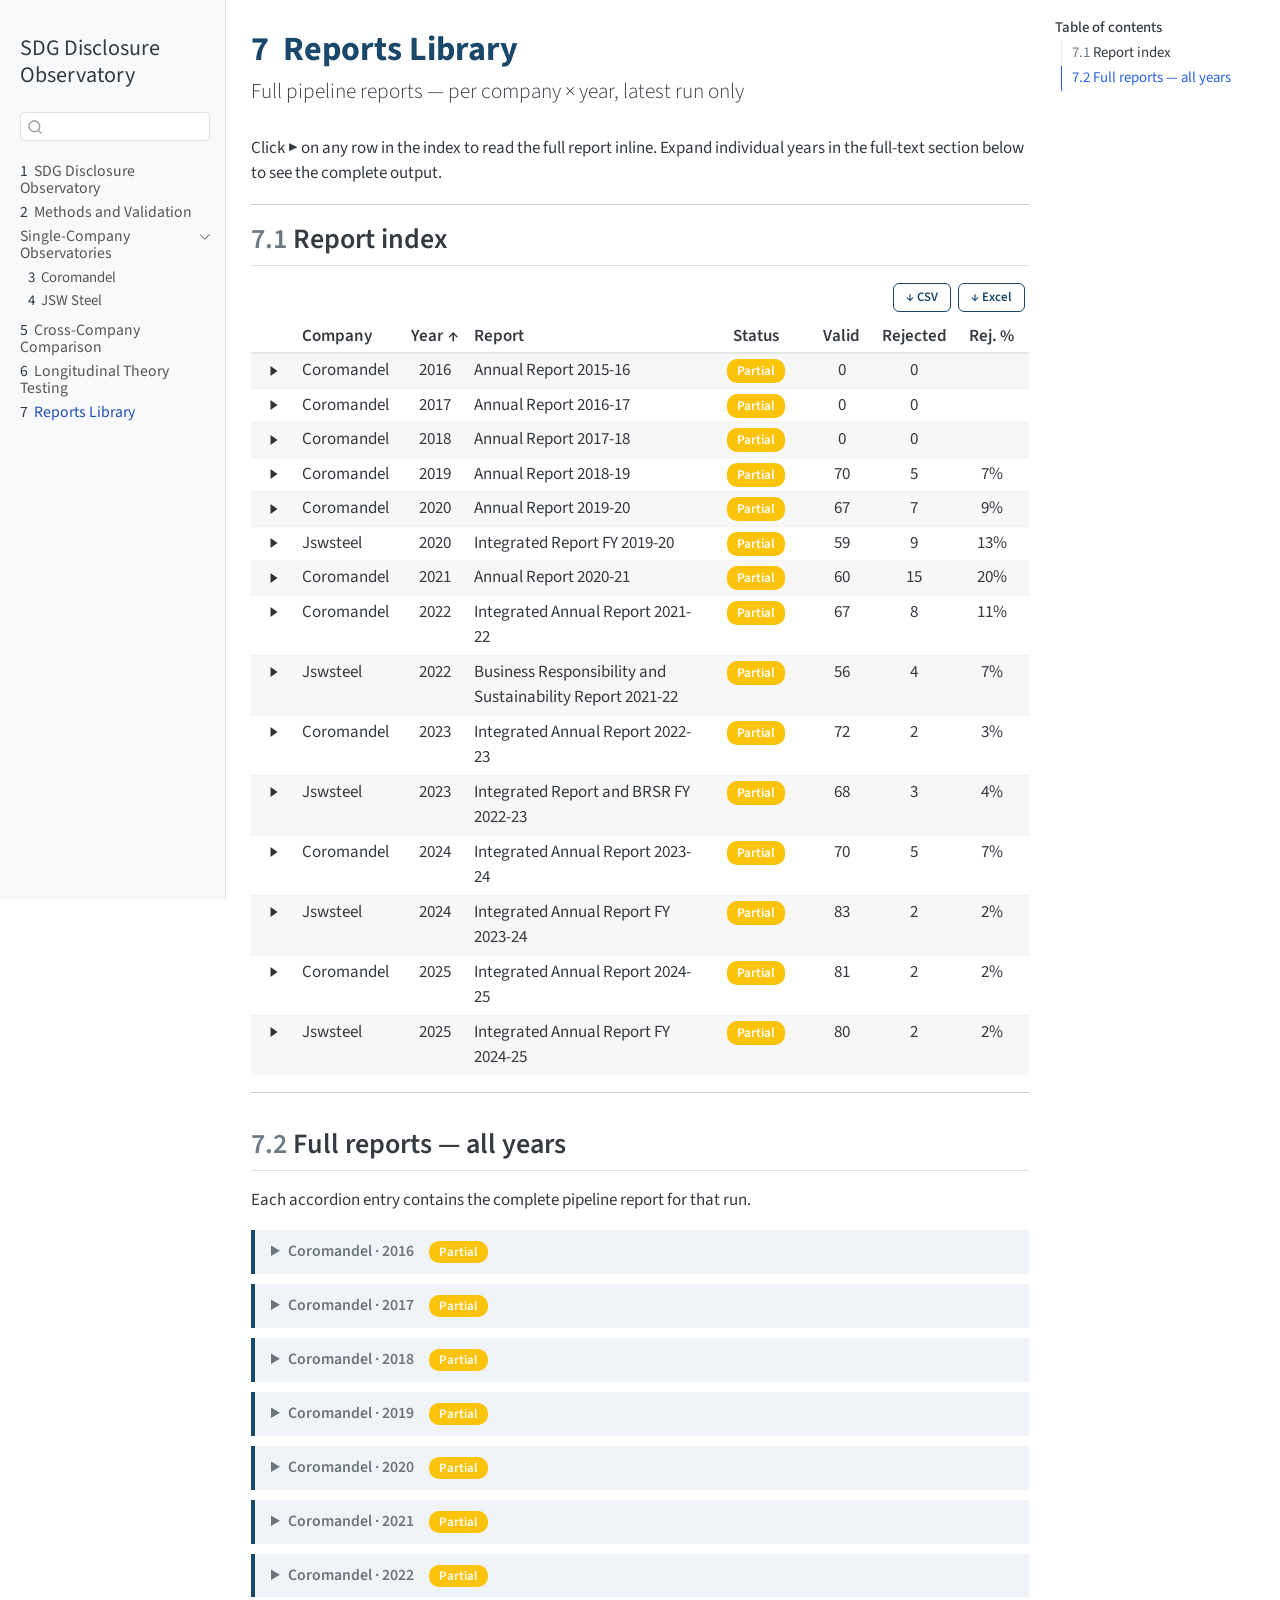
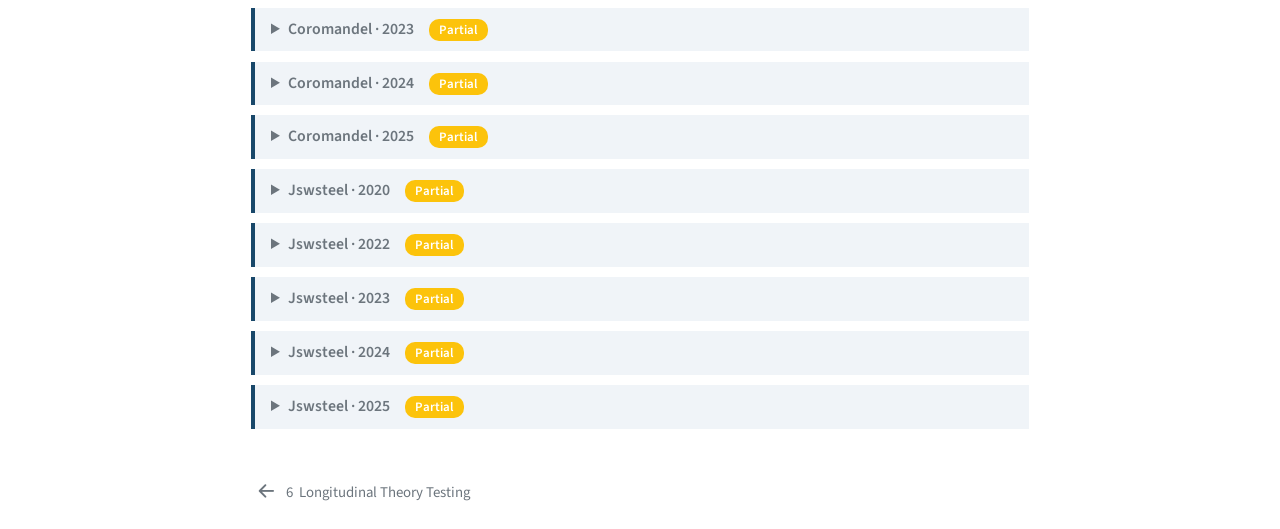
<file: chapter_5_reports.html>
<!DOCTYPE html>
<html xmlns="http://www.w3.org/1999/xhtml" lang="en" xml:lang="en"><head>

<meta charset="utf-8">
<meta name="generator" content="quarto-1.8.26">

<meta name="viewport" content="width=device-width, initial-scale=1.0, user-scalable=yes">


<title>7&nbsp; Reports Library – SDG Disclosure Observatory</title>
<style>
code{white-space: pre-wrap;}
span.smallcaps{font-variant: small-caps;}
div.columns{display: flex; gap: min(4vw, 1.5em);}
div.column{flex: auto; overflow-x: auto;}
div.hanging-indent{margin-left: 1.5em; text-indent: -1.5em;}
ul.task-list{list-style: none;}
ul.task-list li input[type="checkbox"] {
  width: 0.8em;
  margin: 0 0.8em 0.2em -1em; /* quarto-specific, see https://github.com/quarto-dev/quarto-cli/issues/4556 */ 
  vertical-align: middle;
}
</style>


<script src="site_libs/quarto-nav/quarto-nav.js"></script>
<script src="site_libs/quarto-nav/headroom.min.js"></script>
<script src="site_libs/clipboard/clipboard.min.js"></script>
<script src="site_libs/quarto-search/autocomplete.umd.js"></script>
<script src="site_libs/quarto-search/fuse.min.js"></script>
<script src="site_libs/quarto-search/quarto-search.js"></script>
<meta name="quarto:offset" content="./">
<link href="./chapter_4_theory.html" rel="prev">
<script src="site_libs/quarto-html/quarto.js" type="module"></script>
<script src="site_libs/quarto-html/tabsets/tabsets.js" type="module"></script>
<script src="site_libs/quarto-html/axe/axe-check.js" type="module"></script>
<script src="site_libs/quarto-html/popper.min.js"></script>
<script src="site_libs/quarto-html/tippy.umd.min.js"></script>
<script src="site_libs/quarto-html/anchor.min.js"></script>
<link href="site_libs/quarto-html/tippy.css" rel="stylesheet">
<link href="site_libs/quarto-html/quarto-syntax-highlighting-587c61ba64f3a5504c4d52d930310e48.css" rel="stylesheet" id="quarto-text-highlighting-styles">
<script src="site_libs/bootstrap/bootstrap.min.js"></script>
<link href="site_libs/bootstrap/bootstrap-icons.css" rel="stylesheet">
<link href="site_libs/bootstrap/bootstrap-b82e2001e4f2dbe63ea4bb636280354e.min.css" rel="stylesheet" append-hash="true" id="quarto-bootstrap" data-mode="light">
<script id="quarto-search-options" type="application/json">{
  "location": "sidebar",
  "copy-button": false,
  "collapse-after": 3,
  "panel-placement": "start",
  "type": "textbox",
  "limit": 50,
  "keyboard-shortcut": [
    "f",
    "/",
    "s"
  ],
  "show-item-context": false,
  "language": {
    "search-no-results-text": "No results",
    "search-matching-documents-text": "matching documents",
    "search-copy-link-title": "Copy link to search",
    "search-hide-matches-text": "Hide additional matches",
    "search-more-match-text": "more match in this document",
    "search-more-matches-text": "more matches in this document",
    "search-clear-button-title": "Clear",
    "search-text-placeholder": "",
    "search-detached-cancel-button-title": "Cancel",
    "search-submit-button-title": "Submit",
    "search-label": "Search"
  }
}</script>
<style>html{ scroll-behavior: smooth; }</style>
<script src="site_libs/core-js-2.5.3/shim.min.js"></script>
<script src="site_libs/react-18.2.0/react.min.js"></script>
<script src="site_libs/react-18.2.0/react-dom.min.js"></script>
<script src="site_libs/reactwidget-2.0.0/react-tools.js"></script>
<link href="site_libs/htmltools-fill-0.5.9/fill.css" rel="stylesheet">
<script src="site_libs/htmlwidgets-1.6.4/htmlwidgets.js"></script>
<link href="site_libs/reactable-0.4.5/reactable.css" rel="stylesheet">
<script src="site_libs/reactable-binding-0.4.5/reactable.js"></script>


</head>

<body class="nav-sidebar docked quarto-light">

<div id="quarto-search-results"></div>
  <header id="quarto-header" class="headroom fixed-top">
  <nav class="quarto-secondary-nav">
    <div class="container-fluid d-flex">
      <button type="button" class="quarto-btn-toggle btn" data-bs-toggle="collapse" role="button" data-bs-target=".quarto-sidebar-collapse-item" aria-controls="quarto-sidebar" aria-expanded="false" aria-label="Toggle sidebar navigation" onclick="if (window.quartoToggleHeadroom) { window.quartoToggleHeadroom(); }">
        <i class="bi bi-layout-text-sidebar-reverse"></i>
      </button>
        <nav class="quarto-page-breadcrumbs" aria-label="breadcrumb"><ol class="breadcrumb"><li class="breadcrumb-item"><a href="./chapter_5_reports.html"><span class="chapter-number">7</span>&nbsp; <span class="chapter-title">Reports Library</span></a></li></ol></nav>
        <a class="flex-grow-1" role="navigation" data-bs-toggle="collapse" data-bs-target=".quarto-sidebar-collapse-item" aria-controls="quarto-sidebar" aria-expanded="false" aria-label="Toggle sidebar navigation" onclick="if (window.quartoToggleHeadroom) { window.quartoToggleHeadroom(); }">      
        </a>
      <button type="button" class="btn quarto-search-button" aria-label="Search" onclick="window.quartoOpenSearch();">
        <i class="bi bi-search"></i>
      </button>
    </div>
  </nav>
</header>
<!-- content -->
<div id="quarto-content" class="quarto-container page-columns page-rows-contents page-layout-article">
<!-- sidebar -->
  <nav id="quarto-sidebar" class="sidebar collapse collapse-horizontal quarto-sidebar-collapse-item sidebar-navigation docked overflow-auto">
    <div class="pt-lg-2 mt-2 text-left sidebar-header">
    <div class="sidebar-title mb-0 py-0">
      <a href="./">SDG Disclosure Observatory</a> 
    </div>
      </div>
        <div class="mt-2 flex-shrink-0 align-items-center">
        <div class="sidebar-search">
        <div id="quarto-search" class="" title="Search"></div>
        </div>
        </div>
    <div class="sidebar-menu-container"> 
    <ul class="list-unstyled mt-1">
        <li class="sidebar-item">
  <div class="sidebar-item-container"> 
  <a href="./index.html" class="sidebar-item-text sidebar-link">
 <span class="menu-text"><span class="chapter-number">1</span>&nbsp; <span class="chapter-title">SDG Disclosure Observatory</span></span></a>
  </div>
</li>
        <li class="sidebar-item">
  <div class="sidebar-item-container"> 
  <a href="./chapter_1_methods.html" class="sidebar-item-text sidebar-link">
 <span class="menu-text"><span class="chapter-number">2</span>&nbsp; <span class="chapter-title">Methods and Validation</span></span></a>
  </div>
</li>
        <li class="sidebar-item sidebar-item-section">
      <div class="sidebar-item-container"> 
            <a class="sidebar-item-text sidebar-link text-start" data-bs-toggle="collapse" data-bs-target="#quarto-sidebar-section-1" role="navigation" aria-expanded="true">
 <span class="menu-text">Single-Company Observatories</span></a>
          <a class="sidebar-item-toggle text-start" data-bs-toggle="collapse" data-bs-target="#quarto-sidebar-section-1" role="navigation" aria-expanded="true" aria-label="Toggle section">
            <i class="bi bi-chevron-right ms-2"></i>
          </a> 
      </div>
      <ul id="quarto-sidebar-section-1" class="collapse list-unstyled sidebar-section depth1 show">  
          <li class="sidebar-item">
  <div class="sidebar-item-container"> 
  <a href="./chapter_2_observatory.html" class="sidebar-item-text sidebar-link">
 <span class="menu-text"><span class="chapter-number">3</span>&nbsp; <span class="chapter-title">Coromandel</span></span></a>
  </div>
</li>
          <li class="sidebar-item">
  <div class="sidebar-item-container"> 
  <a href="./chapter_2b_jswsteel.html" class="sidebar-item-text sidebar-link">
 <span class="menu-text"><span class="chapter-number">4</span>&nbsp; <span class="chapter-title">JSW Steel</span></span></a>
  </div>
</li>
      </ul>
  </li>
        <li class="sidebar-item">
  <div class="sidebar-item-container"> 
  <a href="./chapter_3_comparison.html" class="sidebar-item-text sidebar-link">
 <span class="menu-text"><span class="chapter-number">5</span>&nbsp; <span class="chapter-title">Cross-Company Comparison</span></span></a>
  </div>
</li>
        <li class="sidebar-item">
  <div class="sidebar-item-container"> 
  <a href="./chapter_4_theory.html" class="sidebar-item-text sidebar-link">
 <span class="menu-text"><span class="chapter-number">6</span>&nbsp; <span class="chapter-title">Longitudinal Theory Testing</span></span></a>
  </div>
</li>
        <li class="sidebar-item">
  <div class="sidebar-item-container"> 
  <a href="./chapter_5_reports.html" class="sidebar-item-text sidebar-link active">
 <span class="menu-text"><span class="chapter-number">7</span>&nbsp; <span class="chapter-title">Reports Library</span></span></a>
  </div>
</li>
    </ul>
    </div>
</nav>
<div id="quarto-sidebar-glass" class="quarto-sidebar-collapse-item" data-bs-toggle="collapse" data-bs-target=".quarto-sidebar-collapse-item"></div>
<!-- margin-sidebar -->
    <div id="quarto-margin-sidebar" class="sidebar margin-sidebar">
        <nav id="TOC" role="doc-toc" class="toc-active">
    <h2 id="toc-title">Table of contents</h2>
   
  <ul>
  <li><a href="#report-index" id="toc-report-index" class="nav-link active" data-scroll-target="#report-index"><span class="header-section-number">7.1</span> Report index</a></li>
  <li><a href="#full-reports-all-years" id="toc-full-reports-all-years" class="nav-link" data-scroll-target="#full-reports-all-years"><span class="header-section-number">7.2</span> Full reports — all years</a></li>
  </ul>
</nav>
    </div>
<!-- main -->
<main class="content" id="quarto-document-content">

<header id="title-block-header" class="quarto-title-block default">
<div class="quarto-title">
<h1 class="title"><span class="chapter-number">7</span>&nbsp; <span class="chapter-title">Reports Library</span></h1>
<p class="subtitle lead">Full pipeline reports — per company × year, latest run only</p>
</div>



<div class="quarto-title-meta">

    
  
    
  </div>
  


</header>


<p>Click <strong>▶</strong> on any row in the index to read the full report inline. Expand individual years in the full-text section below to see the complete output.</p>
<hr>
<section id="report-index" class="level2" data-number="7.1">
<h2 data-number="7.1" class="anchored" data-anchor-id="report-index"><span class="header-section-number">7.1</span> Report index</h2>
<div class="cell">
<div class="cell-output-display">
<div style="text-align:right;margin-bottom:2px;">
<a href="downloads/reports_index.csv" download="" style="display:inline-flex;align-items:center;gap:4px;margin:0 4px 6px 0;padding:4px 12px;border-radius:6px;font-size:0.76rem;font-weight:600;text-decoration:none;border:1px solid #19486A;color:#19486A;background:#fff;transition:background 0.15s;cursor:pointer;">↓ CSV</a>
<a href="downloads/reports_index.xlsx" download="" style="display:inline-flex;align-items:center;gap:4px;margin:0 4px 6px 0;padding:4px 12px;border-radius:6px;font-size:0.76rem;font-weight:600;text-decoration:none;border:1px solid #19486A;color:#19486A;background:#fff;transition:background 0.15s;cursor:pointer;">↓ Excel</a>
</div>
</div>
<div class="cell-output-display">
<div class="reactable html-widget html-fill-item" id="htmlwidget-a1377e2cffede114e9cc" style="width:auto;height:auto;"></div>
<script type="application/json" data-for="htmlwidget-a1377e2cffede114e9cc">{"x":{"tag":{"name":"Reactable","attribs":{"data":{"Company":["Coromandel","Coromandel","Coromandel","Coromandel","Coromandel","Coromandel","Coromandel","Coromandel","Coromandel","Coromandel","Jswsteel","Jswsteel","Jswsteel","Jswsteel","Jswsteel"],"Year":[2016,2017,2018,2019,2020,2021,2022,2023,2024,2025,2020,2022,2023,2024,2025],"Report":["Annual Report 2015-16","Annual Report 2016-17","Annual Report 2017-18","Annual Report 2018-19","Annual Report 2019-20","Annual Report 2020-21","Integrated Annual Report 2021-22","Integrated Annual Report 2022-23","Integrated Annual Report 2023-24","Integrated Annual Report 2024-25","Integrated Report FY 2019-20","Business Responsibility and Sustainability Report 2021-22","Integrated Report and BRSR FY 2022-23","Integrated Annual Report FY 2023-24","Integrated Annual Report FY 2024-25"],"Status":["Partial","Partial","Partial","Partial","Partial","Partial","Partial","Partial","Partial","Partial","Partial","Partial","Partial","Partial","Partial"],"Valid":[0,0,0,70,67,60,67,72,70,81,59,56,68,83,80],"Rejected":[0,0,0,5,7,15,8,2,5,2,9,4,3,2,2],"Rej. %":[null,null,null,"7%","9%","20%","11%","3%","7%","2%","13%","7%","4%","2%","2%"],".report_html":["<div style=\"padding:16px 24px;background:#f8f9fa;border-left:4px solid #19486A;max-height:600px;overflow-y:auto;\" class=\"report-content\"><h1>SDG Evidence Report: Coromandel<\/h1>\n<p><strong>Report:<\/strong> Annual Report 2015-16 (2016)\n<strong>Generated:<\/strong> 2026-03-12 19:36:47<\/p>\n<hr />\n<h2>Caveats and Methodology Notes<\/h2>\n<blockquote>\n<p>This report is produced by an automated evidence-extraction system. It identifies text-supported indicators of SDG alignment. It does <strong>not<\/strong> provide investment advice, audit opinions, or independent verification of company claims. Evidence strength scores are computed deterministically from structured fields; they reflect textual evidence quality, not real-world impact. All evidence items include page citations from the original report.<\/p>\n<\/blockquote>\n<hr />\n<h2>Executive Summary<\/h2>\n<p><strong>Overall Assessment:<\/strong> None — No SDG Evidence Extracted<\/p>\n<ul>\n<li><strong>SDGs covered:<\/strong> 0<\/li>\n<li><strong>Valid evidence items:<\/strong> 0<\/li>\n<li><strong>Rejected items:<\/strong> 0<\/li>\n<\/ul>\n<hr />\n<h2>SDG-by-SDG Summary<\/h2>\n<h2><em>No SDG evidence was extracted.<\/em><\/h2>\n<h2>Strongest Evidence Items<\/h2>\n<h2><em>No evidence items reached the 'strong' threshold (score ≥ 6). See all items in evidence.json.<\/em><\/h2>\n<h2>Rejected / Uncertain Evidence<\/h2>\n<h2><em>No evidence items were rejected.<\/em><\/h2>\n<h2>Pipeline Errors<\/h2>\n<ul>\n<li><code>retrieve_candidate_chunks failed: Embedding failed after 3 attempts: the input length exceeds the context length (status code: 500)<\/code><\/li>\n<li><code>extract_evidence: no retrieved chunks — skipping extraction.<\/code><\/li>\n<\/ul>\n<hr />\n<p><em>Report generated by sdg-evidence-extractor. Evidence strength is assessed by deterministic rules, not LLM opinion. Page citations reference the original source document.<\/em><\/p>\n<\/div>","<div style=\"padding:16px 24px;background:#f8f9fa;border-left:4px solid #19486A;max-height:600px;overflow-y:auto;\" class=\"report-content\"><h1>SDG Evidence Report: Coromandel<\/h1>\n<p><strong>Report:<\/strong> Annual Report 2016-17 (2017)\n<strong>Generated:<\/strong> 2026-03-12 19:37:59<\/p>\n<hr />\n<h2>Caveats and Methodology Notes<\/h2>\n<blockquote>\n<p>This report is produced by an automated evidence-extraction system. It identifies text-supported indicators of SDG alignment. It does <strong>not<\/strong> provide investment advice, audit opinions, or independent verification of company claims. Evidence strength scores are computed deterministically from structured fields; they reflect textual evidence quality, not real-world impact. All evidence items include page citations from the original report.<\/p>\n<\/blockquote>\n<hr />\n<h2>Executive Summary<\/h2>\n<p><strong>Overall Assessment:<\/strong> None — No SDG Evidence Extracted<\/p>\n<ul>\n<li><strong>SDGs covered:<\/strong> 0<\/li>\n<li><strong>Valid evidence items:<\/strong> 0<\/li>\n<li><strong>Rejected items:<\/strong> 0<\/li>\n<\/ul>\n<hr />\n<h2>SDG-by-SDG Summary<\/h2>\n<h2><em>No SDG evidence was extracted.<\/em><\/h2>\n<h2>Strongest Evidence Items<\/h2>\n<h2><em>No evidence items reached the 'strong' threshold (score ≥ 6). See all items in evidence.json.<\/em><\/h2>\n<h2>Rejected / Uncertain Evidence<\/h2>\n<h2><em>No evidence items were rejected.<\/em><\/h2>\n<h2>Pipeline Errors<\/h2>\n<ul>\n<li><code>retrieve_candidate_chunks failed: Embedding failed after 3 attempts: the input length exceeds the context length (status code: 500)<\/code><\/li>\n<li><code>extract_evidence: no retrieved chunks — skipping extraction.<\/code><\/li>\n<\/ul>\n<hr />\n<p><em>Report generated by sdg-evidence-extractor. Evidence strength is assessed by deterministic rules, not LLM opinion. Page citations reference the original source document.<\/em><\/p>\n<\/div>","<div style=\"padding:16px 24px;background:#f8f9fa;border-left:4px solid #19486A;max-height:600px;overflow-y:auto;\" class=\"report-content\"><h1>SDG Evidence Report: Coromandel<\/h1>\n<p><strong>Report:<\/strong> Annual Report 2017-18 (2018)\n<strong>Generated:<\/strong> 2026-03-12 19:39:05<\/p>\n<hr />\n<h2>Caveats and Methodology Notes<\/h2>\n<blockquote>\n<p>This report is produced by an automated evidence-extraction system. It identifies text-supported indicators of SDG alignment. It does <strong>not<\/strong> provide investment advice, audit opinions, or independent verification of company claims. Evidence strength scores are computed deterministically from structured fields; they reflect textual evidence quality, not real-world impact. All evidence items include page citations from the original report.<\/p>\n<\/blockquote>\n<hr />\n<h2>Executive Summary<\/h2>\n<p><strong>Overall Assessment:<\/strong> None — No SDG Evidence Extracted<\/p>\n<ul>\n<li><strong>SDGs covered:<\/strong> 0<\/li>\n<li><strong>Valid evidence items:<\/strong> 0<\/li>\n<li><strong>Rejected items:<\/strong> 0<\/li>\n<\/ul>\n<hr />\n<h2>SDG-by-SDG Summary<\/h2>\n<h2><em>No SDG evidence was extracted.<\/em><\/h2>\n<h2>Strongest Evidence Items<\/h2>\n<h2><em>No evidence items reached the 'strong' threshold (score ≥ 6). See all items in evidence.json.<\/em><\/h2>\n<h2>Rejected / Uncertain Evidence<\/h2>\n<h2><em>No evidence items were rejected.<\/em><\/h2>\n<h2>Pipeline Errors<\/h2>\n<ul>\n<li><code>retrieve_candidate_chunks failed: Embedding failed after 3 attempts: the input length exceeds the context length (status code: 500)<\/code><\/li>\n<li><code>extract_evidence: no retrieved chunks — skipping extraction.<\/code><\/li>\n<\/ul>\n<hr />\n<p><em>Report generated by sdg-evidence-extractor. Evidence strength is assessed by deterministic rules, not LLM opinion. Page citations reference the original source document.<\/em><\/p>\n<\/div>","<div style=\"padding:16px 24px;background:#f8f9fa;border-left:4px solid #19486A;max-height:600px;overflow-y:auto;\" class=\"report-content\"><h1>SDG Evidence Report: Coromandel<\/h1>\n<p><strong>Report:<\/strong> Annual Report 2018-19 (2019)\n<strong>Generated:<\/strong> 2026-03-12 20:18:15<\/p>\n<hr />\n<h2>Caveats and Methodology Notes<\/h2>\n<blockquote>\n<p>This report is produced by an automated evidence-extraction system. It identifies text-supported indicators of SDG alignment. It does <strong>not<\/strong> provide investment advice, audit opinions, or independent verification of company claims. Evidence strength scores are computed deterministically from structured fields; they reflect textual evidence quality, not real-world impact. All evidence items include page citations from the original report.<\/p>\n<\/blockquote>\n<hr />\n<h2>Executive Summary<\/h2>\n<p><strong>Overall Assessment:<\/strong> Strong — Measurable Implementation Evidence Present<\/p>\n<ul>\n<li><strong>SDGs covered:<\/strong> 16<\/li>\n<li><strong>Valid evidence items:<\/strong> 70<\/li>\n<li><strong>Rejected items:<\/strong> 5<\/li>\n<li><strong>Average evidence score:<\/strong> 4.2 / 12<\/li>\n<li><strong>Strength distribution:<\/strong> strong=10, moderate=47, weak=13<\/li>\n<\/ul>\n<hr />\n<h2>SDG-by-SDG Summary<\/h2>\n<h3>SDG 1<\/h3>\n<ul>\n<li><strong>Evidence items:<\/strong> 8<\/li>\n<li><strong>Average score:<\/strong> 3.6<\/li>\n<li><strong>Implementation profile:<\/strong> in_progress (50% of items)<\/li>\n<li><strong>Key pages:<\/strong> p.22, p.27, p.82<\/li>\n<li>8 evidence item(s) found. Dominant stage: implementation in progress. Average score: 3.62/10. Key evidence types: initiative, aspiration, policy.<\/li>\n<\/ul>\n<h3>SDG 2<\/h3>\n<ul>\n<li><strong>Evidence items:<\/strong> 20<\/li>\n<li><strong>Average score:<\/strong> 3.9<\/li>\n<li><strong>Implementation profile:<\/strong> in_progress (65% of items)<\/li>\n<li><strong>Key pages:<\/strong> p.82, p.27, p.22<\/li>\n<li>20 evidence item(s) found. Dominant stage: implementation in progress. Average score: 3.85/10. Key evidence types: initiative, aspiration, policy, target.<\/li>\n<\/ul>\n<h3>SDG 3<\/h3>\n<ul>\n<li><strong>Evidence items:<\/strong> 17<\/li>\n<li><strong>Average score:<\/strong> 4.4<\/li>\n<li><strong>Implementation profile:<\/strong> measurable_evidence (12% of items)<\/li>\n<li><strong>Key pages:<\/strong> p.27, p.82<\/li>\n<li>17 evidence item(s) found. Dominant stage: implemented with measurable evidence. Average score: 4.41/10. Key evidence types: initiative, policy, measured_outcome, aspiration.<\/li>\n<\/ul>\n<h3>SDG 4<\/h3>\n<ul>\n<li><strong>Evidence items:<\/strong> 8<\/li>\n<li><strong>Average score:<\/strong> 4.2<\/li>\n<li><strong>Implementation profile:<\/strong> in_progress (88% of items)<\/li>\n<li><strong>Key pages:<\/strong> p.82, p.27<\/li>\n<li>8 evidence item(s) found. Dominant stage: implementation in progress. Average score: 4.25/10. Key evidence types: initiative, policy, target, aspiration.<\/li>\n<\/ul>\n<h3>SDG 5<\/h3>\n<ul>\n<li><strong>Evidence items:<\/strong> 3<\/li>\n<li><strong>Average score:<\/strong> 3.7<\/li>\n<li><strong>Implementation profile:<\/strong> in_progress (67% of items)<\/li>\n<li><strong>Key pages:<\/strong> p.82<\/li>\n<li>3 evidence item(s) found. Dominant stage: implementation in progress. Average score: 3.67/10. Key evidence types: initiative, target, aspiration.<\/li>\n<\/ul>\n<h3>SDG 6<\/h3>\n<ul>\n<li><strong>Evidence items:<\/strong> 7<\/li>\n<li><strong>Average score:<\/strong> 4.9<\/li>\n<li><strong>Implementation profile:<\/strong> in_progress (86% of items)<\/li>\n<li><strong>Key pages:<\/strong> p.82, p.27<\/li>\n<li>7 evidence item(s) found. Dominant stage: implementation in progress. Average score: 4.86/10. Key evidence types: initiative, policy, target, aspiration.<\/li>\n<\/ul>\n<h3>SDG 8<\/h3>\n<ul>\n<li><strong>Evidence items:<\/strong> 11<\/li>\n<li><strong>Average score:<\/strong> 3.2<\/li>\n<li><strong>Implementation profile:<\/strong> in_progress (45% of items)<\/li>\n<li><strong>Key pages:<\/strong> p.82, p.27<\/li>\n<li>11 evidence item(s) found. Dominant stage: implementation in progress. Average score: 3.18/10. Key evidence types: policy, aspiration, initiative.<\/li>\n<\/ul>\n<h3>SDG 9<\/h3>\n<ul>\n<li><strong>Evidence items:<\/strong> 7<\/li>\n<li><strong>Average score:<\/strong> 4.3<\/li>\n<li><strong>Implementation profile:<\/strong> in_progress (100% of items)<\/li>\n<li><strong>Key pages:<\/strong> p.27, p.82<\/li>\n<li>7 evidence item(s) found. Dominant stage: implementation in progress. Average score: 4.29/10. Key evidence types: initiative.<\/li>\n<\/ul>\n<h3>SDG 10<\/h3>\n<ul>\n<li><strong>Evidence items:<\/strong> 5<\/li>\n<li><strong>Average score:<\/strong> 2.4<\/li>\n<li><strong>Implementation profile:<\/strong> in_progress (20% of items)<\/li>\n<li><strong>Key pages:<\/strong> p.82, p.27<\/li>\n<li>5 evidence item(s) found. Dominant stage: implementation in progress. Average score: 2.4/10. Key evidence types: aspiration, policy, initiative.<\/li>\n<\/ul>\n<h3>SDG 11<\/h3>\n<ul>\n<li><strong>Evidence items:<\/strong> 2<\/li>\n<li><strong>Average score:<\/strong> 3.0<\/li>\n<li><strong>Implementation profile:<\/strong> in_progress (50% of items)<\/li>\n<li><strong>Key pages:<\/strong> p.27<\/li>\n<li>2 evidence item(s) found. Dominant stage: implementation in progress. Average score: 3/10. Key evidence types: initiative, target, aspiration.<\/li>\n<\/ul>\n<h3>SDG 12<\/h3>\n<ul>\n<li><strong>Evidence items:<\/strong> 16<\/li>\n<li><strong>Average score:<\/strong> 4.0<\/li>\n<li><strong>Implementation profile:<\/strong> in_progress (69% of items)<\/li>\n<li><strong>Key pages:<\/strong> p.82, p.27<\/li>\n<li>16 evidence item(s) found. Dominant stage: implementation in progress. Average score: 4/10. Key evidence types: initiative, policy, target, aspiration.<\/li>\n<\/ul>\n<h3>SDG 13<\/h3>\n<ul>\n<li><strong>Evidence items:<\/strong> 10<\/li>\n<li><strong>Average score:<\/strong> 4.5<\/li>\n<li><strong>Implementation profile:<\/strong> in_progress (70% of items)<\/li>\n<li><strong>Key pages:<\/strong> p.82<\/li>\n<li>10 evidence item(s) found. Dominant stage: implementation in progress. Average score: 4.5/10. Key evidence types: initiative, policy, target, aspiration.<\/li>\n<\/ul>\n<h3>SDG 14<\/h3>\n<ul>\n<li><strong>Evidence items:<\/strong> 2<\/li>\n<li><strong>Average score:<\/strong> 3.0<\/li>\n<li><strong>Implementation profile:<\/strong> in_progress (50% of items)<\/li>\n<li><strong>Key pages:<\/strong> p.82<\/li>\n<li>2 evidence item(s) found. Dominant stage: implementation in progress. Average score: 3/10. Key evidence types: initiative.<\/li>\n<\/ul>\n<h3>SDG 15<\/h3>\n<ul>\n<li><strong>Evidence items:<\/strong> 11<\/li>\n<li><strong>Average score:<\/strong> 4.8<\/li>\n<li><strong>Implementation profile:<\/strong> in_progress (82% of items)<\/li>\n<li><strong>Key pages:<\/strong> p.82, p.27<\/li>\n<li>11 evidence item(s) found. Dominant stage: implementation in progress. Average score: 4.82/10. Key evidence types: initiative, target, policy, measured_outcome.<\/li>\n<\/ul>\n<h3>SDG 16<\/h3>\n<ul>\n<li><strong>Evidence items:<\/strong> 2<\/li>\n<li><strong>Average score:<\/strong> 1.5<\/li>\n<li><strong>Implementation profile:<\/strong> mentions_only<\/li>\n<li><strong>Key pages:<\/strong> p.82<\/li>\n<li>2 evidence item(s) found. Dominant stage: mention only. Average score: 1.5/10. Key evidence types: policy, aspiration.<\/li>\n<\/ul>\n<h3>SDG 17<\/h3>\n<ul>\n<li><strong>Evidence items:<\/strong> 3<\/li>\n<li><strong>Average score:<\/strong> 2.7<\/li>\n<li><strong>Implementation profile:<\/strong> in_progress (33% of items)<\/li>\n<li><strong>Key pages:<\/strong> p.82<\/li>\n<li>3 evidence item(s) found. Dominant stage: implementation in progress. Average score: 2.67/10. Key evidence types: policy, initiative, aspiration.<\/li>\n<\/ul>\n<hr />\n<h2>Strongest Evidence Items<\/h2>\n<p><strong>[p.82] SDG 13, SDG 15<\/strong> — Score 8/12 | <code>implementation_in_progress<\/code> | initiative, measured_outcome<\/p>\n<blockquote>\n<p>Coromandel, through the Green Visakha initiative, developed green cover on 22 acres of land with 20,000 plants, contributing to the district's 43% green cover.\n<em>&quot;Visakhapatnam Unit has developed green cover in 22 acers(20,000 plants) of land with the help of District Forest Officer &amp; VUDA through ‘Green Visakha’ initiative. The Vizag district is now covered wi…&quot;<\/em><\/p>\n<\/blockquote>\n<p><strong>[p.27] SDG 3<\/strong> — Score 8/12 | <code>implemented_with_measurable_evidence<\/code> | kpi, measured_outcome<\/p>\n<blockquote>\n<p>The company's Total Recordable Injury Rate (TRIR) per million man hours was 0.48 during the year.\n<em>&quot;During the year, the Total Recordable Injury Rate (TRIR) per million man hours stood at 0.48.…&quot;<\/em><\/p>\n<\/blockquote>\n<p><strong>[p.82] SDG 3<\/strong> — Score 7/12 | <code>implementation_in_progress<\/code> | initiative, measured_outcome<\/p>\n<blockquote>\n<p>Coromandel Medical Centers served 73,268 patients and the mobile medical van service reached 13,363 people in 2018-19.\n<em>&quot;In 2018-19, around 73,268 patients availed the services of Coromandel Medical Centers, while 13,363 people benefited from the mobile medical van service.…&quot;<\/em><\/p>\n<\/blockquote>\n<p><strong>[p.82] SDG 3<\/strong> — Score 7/12 | <code>implemented_with_measurable_evidence<\/code> | measured_outcome<\/p>\n<blockquote>\n<p>The company provided healthcare services to a significant number of patients.\n<em>&quot;In 2018-19, around 73,268 patients availed the services of Coromandel Medical Centers, while 13,363 people benefited from the mobile medical van service.…&quot;<\/em><\/p>\n<\/blockquote>\n<p><strong>[p.82] SDG 6, SDG 12<\/strong> — Score 7/12 | <code>implementation_in_progress<\/code> | policy, initiative, target<\/p>\n<blockquote>\n<p>The Vizag unit recycles 88% of overall wastewater and 100% from complex production.\n<em>&quot;In Vizag unit the waste water recycling and consumption is accounted to 88% of overall waste water generated from process and 100% from complex production process…&quot;<\/em><\/p>\n<\/blockquote>\n<p><strong>[p.82] SDG 4, SDG 5<\/strong> — Score 6/12 | <code>implementation_in_progress<\/code> | initiative, target<\/p>\n<blockquote>\n<p>The Coromandel Girl Child Scholarship Scheme aims to keep girls in government schools enrolled in education.\n<em>&quot;The scheme reaches out to girl children in government schools in standards IX and X in ensuring girls continue their education and do not drop out of school.…&quot;<\/em><\/p>\n<\/blockquote>\n<p><strong>[p.82] SDG 2<\/strong> — Score 6/12 | <code>implementation_in_progress<\/code> | initiative, kpi<\/p>\n<blockquote>\n<p>Coromandel conducted 56,222 farmer education sessions in 2018-19.\n<em>&quot;In 2018-19, 56222 farmer education sessions/meetings were carried out.…&quot;<\/em><\/p>\n<\/blockquote>\n<p><strong>[p.82] SDG 13, SDG 15<\/strong> — Score 6/12 | <code>planned_action<\/code> | initiative, target<\/p>\n<blockquote>\n<p>A district-level program, Green Visakha, aims to achieve 60% green cover in Vizag by 2029.\n<em>&quot;• Green Visakha: District level social responsibility program for developing green cover (60% by 2029) in Vizag was initiated by Parliamentary standing sub-committee for environment, sponsored by Dist…&quot;<\/em><\/p>\n<\/blockquote>\n<p><strong>[p.82] SDG 12<\/strong> — Score 6/12 | <code>implementation_in_progress<\/code> | policy, initiative<\/p>\n<blockquote>\n<p>Coromandel recycles off-spec materials, representing 8% of production volume.\n<em>&quot;Coromandel completely reprocesses or recycles the off-spec materials which include fines and over size products that get generated in the fertilizer granulation process, which constitutes to 8% of pro…&quot;<\/em><\/p>\n<\/blockquote>\n<p><strong>[p.27] SDG 6<\/strong> — Score 6/12 | <code>implementation_in_progress<\/code> | policy, initiative<\/p>\n<blockquote>\n<p>The company highlights government support for water-efficient irrigation practices and water-soluble fertilizers.\n<em>&quot;Central and State governments’ support towards drip and micro- irrigation adoption to improve the resource use efficiency and promote water soluble fertiliser usage…&quot;<\/em><\/p>\n<\/blockquote>\n<hr />\n<h2>Moderate Evidence (47 items)<\/h2>\n<p>| Page | SDGs | Tags | Stage | Score |\n|------|------|------|-------|-------|\n| p.82 | SDG 17 | initiative, policy | implementation_in_progress | 5 |\n| p.82 | SDG 3, SDG 4, SDG 10 | policy | implementation_in_progress | 5 |\n| p.82 | SDG 3, SDG 4, SDG 8, SDG 13 | initiative, policy | implementation_in_progress | 5 |\n| p.82 | SDG 15 | initiative | implementation_in_progress | 5 |\n| p.82 | SDG 12, SDG 13, SDG 15 | policy, initiative | implementation_in_progress | 5 |\n| p.27 | SDG 2, SDG 15 | policy, initiative | implementation_in_progress | 5 |\n| p.27 | SDG 11, SDG 12 | initiative, target | implementation_in_progress | 5 |\n| p.22 | SDG 1, SDG 2 | policy, initiative | implementation_in_progress | 5 |\n| p.27 | SDG 4 | initiative, target | implementation_in_progress | 5 |\n| p.82 | SDG 2, SDG 12, SDG 13 | initiative, target | implementation_in_progress | 5 |\n| p.82 | SDG 6, SDG 12 | policy, initiative | implementation_in_progress | 5 |\n| p.82 | SDG 3 | initiative | implementation_in_progress | 5 |\n| p.82 | SDG 6 | initiative | implementation_in_progress | 5 |\n| p.82 | SDG 13, SDG 15 | initiative | implementation_in_progress | 5 |\n| p.82 | SDG 3 | initiative | implementation_in_progress | 5 |\n| p.82 | SDG 6 | initiative | implementation_in_progress | 5 |\n| p.27 | SDG 1, SDG 8, SDG 9 | initiative | implementation_in_progress | 5 |\n| p.27 | SDG 1, SDG 2, SDG 8 | initiative | implementation_in_progress | 5 |\n| p.27 | SDG 2, SDG 9 | initiative | implementation_in_progress | 5 |\n| p.27 | SDG 3 | policy, kpi | implementation_in_progress | 5 |<\/p>\n<hr />\n<h2>Rejected / Uncertain Evidence<\/h2>\n<p><strong>5 items were rejected<\/strong> by deterministic validation. Common reasons:<\/p>\n<ul>\n<li><code>invalid evidence_tags<\/code> (4×)<\/li>\n<li><code>'measured_outcome' tag requires quantitative_support == True<\/code> (1×)<\/li>\n<li><code>'implemented_with_measurable_evidence' stage requires quanti<\/code> (1×)<\/li>\n<\/ul>\n<h2><em>Full rejected items are included in evidence.json (include_rejected_in_json=true).<\/em><\/h2>\n<p><em>Report generated by sdg-evidence-extractor. Evidence strength is assessed by deterministic rules, not LLM opinion. Page citations reference the original source document.<\/em><\/p>\n<\/div>","<div style=\"padding:16px 24px;background:#f8f9fa;border-left:4px solid #19486A;max-height:600px;overflow-y:auto;\" class=\"report-content\"><h1>SDG Evidence Report: Coromandel<\/h1>\n<p><strong>Report:<\/strong> Annual Report 2019-20 (2020)\n<strong>Generated:<\/strong> 2026-03-12 10:54:28<\/p>\n<hr />\n<h2>Caveats and Methodology Notes<\/h2>\n<blockquote>\n<p>This report is produced by an automated evidence-extraction system. It identifies text-supported indicators of SDG alignment. It does <strong>not<\/strong> provide investment advice, audit opinions, or independent verification of company claims. Evidence strength scores are computed deterministically from structured fields; they reflect textual evidence quality, not real-world impact. All evidence items include page citations from the original report.<\/p>\n<\/blockquote>\n<hr />\n<h2>Executive Summary<\/h2>\n<p><strong>Overall Assessment:<\/strong> Strong — Measurable Implementation Evidence Present<\/p>\n<ul>\n<li><strong>SDGs covered:<\/strong> 16<\/li>\n<li><strong>Valid evidence items:<\/strong> 67<\/li>\n<li><strong>Rejected items:<\/strong> 7<\/li>\n<li><strong>Average evidence score:<\/strong> 4.0 / 12<\/li>\n<li><strong>Strength distribution:<\/strong> strong=10, moderate=44, weak=13<\/li>\n<\/ul>\n<hr />\n<h2>SDG-by-SDG Summary<\/h2>\n<h3>SDG 1<\/h3>\n<ul>\n<li><strong>Evidence items:<\/strong> 4<\/li>\n<li><strong>Average score:<\/strong> 6.0<\/li>\n<li><strong>Implementation profile:<\/strong> measurable_evidence (50% of items)<\/li>\n<li><strong>Key pages:<\/strong> p.5, p.41<\/li>\n<li>4 evidence item(s) found. Dominant stage: implemented with measurable evidence. Average score: 6/10. Key evidence types: initiative, policy, target, kpi.<\/li>\n<\/ul>\n<h3>SDG 2<\/h3>\n<ul>\n<li><strong>Evidence items:<\/strong> 12<\/li>\n<li><strong>Average score:<\/strong> 2.7<\/li>\n<li><strong>Implementation profile:<\/strong> in_progress (33% of items)<\/li>\n<li><strong>Key pages:<\/strong> p.5<\/li>\n<li>12 evidence item(s) found. Dominant stage: implementation in progress. Average score: 2.67/10. Key evidence types: aspiration, initiative, policy, target.<\/li>\n<\/ul>\n<h3>SDG 3<\/h3>\n<ul>\n<li><strong>Evidence items:<\/strong> 7<\/li>\n<li><strong>Average score:<\/strong> 3.7<\/li>\n<li><strong>Implementation profile:<\/strong> measurable_evidence (14% of items)<\/li>\n<li><strong>Key pages:<\/strong> p.5, p.41<\/li>\n<li>7 evidence item(s) found. Dominant stage: implemented with measurable evidence. Average score: 3.71/10. Key evidence types: initiative, policy, target, measured_outcome.<\/li>\n<\/ul>\n<h3>SDG 4<\/h3>\n<ul>\n<li><strong>Evidence items:<\/strong> 6<\/li>\n<li><strong>Average score:<\/strong> 4.0<\/li>\n<li><strong>Implementation profile:<\/strong> measurable_evidence (17% of items)<\/li>\n<li><strong>Key pages:<\/strong> p.5, p.41<\/li>\n<li>6 evidence item(s) found. Dominant stage: implemented with measurable evidence. Average score: 4/10. Key evidence types: initiative, aspiration, target, policy.<\/li>\n<\/ul>\n<h3>SDG 5<\/h3>\n<ul>\n<li><strong>Evidence items:<\/strong> 1<\/li>\n<li><strong>Average score:<\/strong> 1.0<\/li>\n<li><strong>Implementation profile:<\/strong> mentions_only<\/li>\n<li><strong>Key pages:<\/strong> p.41<\/li>\n<li>1 evidence item(s) found. Dominant stage: mention only. Average score: 1/10. Key evidence types: aspiration.<\/li>\n<\/ul>\n<h3>SDG 6<\/h3>\n<ul>\n<li><strong>Evidence items:<\/strong> 6<\/li>\n<li><strong>Average score:<\/strong> 4.3<\/li>\n<li><strong>Implementation profile:<\/strong> in_progress (100% of items)<\/li>\n<li><strong>Key pages:<\/strong> p.5, p.41<\/li>\n<li>6 evidence item(s) found. Dominant stage: implementation in progress. Average score: 4.33/10. Key evidence types: initiative, aspiration, target, policy.<\/li>\n<\/ul>\n<h3>SDG 7<\/h3>\n<ul>\n<li><strong>Evidence items:<\/strong> 7<\/li>\n<li><strong>Average score:<\/strong> 5.0<\/li>\n<li><strong>Implementation profile:<\/strong> measurable_evidence (29% of items)<\/li>\n<li><strong>Key pages:<\/strong> p.41, p.5<\/li>\n<li>7 evidence item(s) found. Dominant stage: implemented with measurable evidence. Average score: 5/10. Key evidence types: initiative, kpi, measured_outcome.<\/li>\n<\/ul>\n<h3>SDG 8<\/h3>\n<ul>\n<li><strong>Evidence items:<\/strong> 10<\/li>\n<li><strong>Average score:<\/strong> 4.4<\/li>\n<li><strong>Implementation profile:<\/strong> measurable_evidence (10% of items)<\/li>\n<li><strong>Key pages:<\/strong> p.5, p.41<\/li>\n<li>10 evidence item(s) found. Dominant stage: implemented with measurable evidence. Average score: 4.4/10. Key evidence types: initiative, policy, aspiration, kpi.<\/li>\n<\/ul>\n<h3>SDG 9<\/h3>\n<ul>\n<li><strong>Evidence items:<\/strong> 7<\/li>\n<li><strong>Average score:<\/strong> 2.9<\/li>\n<li><strong>Implementation profile:<\/strong> in_progress (43% of items)<\/li>\n<li><strong>Key pages:<\/strong> p.41, p.5<\/li>\n<li>7 evidence item(s) found. Dominant stage: implementation in progress. Average score: 2.86/10. Key evidence types: initiative, aspiration, policy.<\/li>\n<\/ul>\n<h3>SDG 10<\/h3>\n<ul>\n<li><strong>Evidence items:<\/strong> 4<\/li>\n<li><strong>Average score:<\/strong> 4.5<\/li>\n<li><strong>Implementation profile:<\/strong> measurable_evidence (25% of items)<\/li>\n<li><strong>Key pages:<\/strong> p.5, p.41<\/li>\n<li>4 evidence item(s) found. Dominant stage: implemented with measurable evidence. Average score: 4.5/10. Key evidence types: initiative, policy, aspiration, kpi.<\/li>\n<\/ul>\n<h3>SDG 11<\/h3>\n<ul>\n<li><strong>Evidence items:<\/strong> 3<\/li>\n<li><strong>Average score:<\/strong> 5.0<\/li>\n<li><strong>Implementation profile:<\/strong> measurable_evidence (33% of items)<\/li>\n<li><strong>Key pages:<\/strong> p.5, p.41<\/li>\n<li>3 evidence item(s) found. Dominant stage: implemented with measurable evidence. Average score: 5/10. Key evidence types: initiative, target, policy, measured_outcome.<\/li>\n<\/ul>\n<h3>SDG 12<\/h3>\n<ul>\n<li><strong>Evidence items:<\/strong> 19<\/li>\n<li><strong>Average score:<\/strong> 4.1<\/li>\n<li><strong>Implementation profile:<\/strong> measurable_evidence (16% of items)<\/li>\n<li><strong>Key pages:<\/strong> p.41, p.5<\/li>\n<li>19 evidence item(s) found. Dominant stage: implemented with measurable evidence. Average score: 4.11/10. Key evidence types: initiative, aspiration, policy, kpi.<\/li>\n<\/ul>\n<h3>SDG 13<\/h3>\n<ul>\n<li><strong>Evidence items:<\/strong> 18<\/li>\n<li><strong>Average score:<\/strong> 4.8<\/li>\n<li><strong>Implementation profile:<\/strong> measurable_evidence (11% of items)<\/li>\n<li><strong>Key pages:<\/strong> p.5, p.41<\/li>\n<li>18 evidence item(s) found. Dominant stage: implemented with measurable evidence. Average score: 4.83/10. Key evidence types: initiative, measured_outcome, policy, aspiration.<\/li>\n<\/ul>\n<h3>SDG 14<\/h3>\n<ul>\n<li><strong>Evidence items:<\/strong> 1<\/li>\n<li><strong>Average score:<\/strong> 4.0<\/li>\n<li><strong>Implementation profile:<\/strong> in_progress (100% of items)<\/li>\n<li><strong>Key pages:<\/strong> p.5<\/li>\n<li>1 evidence item(s) found. Dominant stage: implementation in progress. Average score: 4/10. Key evidence types: initiative.<\/li>\n<\/ul>\n<h3>SDG 15<\/h3>\n<ul>\n<li><strong>Evidence items:<\/strong> 11<\/li>\n<li><strong>Average score:<\/strong> 3.8<\/li>\n<li><strong>Implementation profile:<\/strong> in_progress (82% of items)<\/li>\n<li><strong>Key pages:<\/strong> p.5<\/li>\n<li>11 evidence item(s) found. Dominant stage: implementation in progress. Average score: 3.82/10. Key evidence types: initiative, aspiration, target, policy.<\/li>\n<\/ul>\n<h3>SDG 17<\/h3>\n<ul>\n<li><strong>Evidence items:<\/strong> 4<\/li>\n<li><strong>Average score:<\/strong> 3.8<\/li>\n<li><strong>Implementation profile:<\/strong> in_progress (50% of items)<\/li>\n<li><strong>Key pages:<\/strong> p.41<\/li>\n<li>4 evidence item(s) found. Dominant stage: implementation in progress. Average score: 3.75/10. Key evidence types: initiative, policy, aspiration, kpi.<\/li>\n<\/ul>\n<hr />\n<h2>Strongest Evidence Items<\/h2>\n<p><strong>[p.41] SDG 7, SDG 12<\/strong> — Score 8/12 | <code>implemented_with_measurable_evidence<\/code> | kpi, measured_outcome<\/p>\n<blockquote>\n<p>Coromandel increased waste heat power generation from 33% to 37.7% in 2019-20.\n<em>&quot;Power generated from waste heat at Vizag unit amounted to 33% in 2018-19, increased to 37.7% in 2019-20 after successful commissioning of 6.5 MW TG-II during the year…&quot;<\/em><\/p>\n<\/blockquote>\n<p><strong>[p.5] SDG 1<\/strong> — Score 8/12 | <code>implemented_with_measurable_evidence<\/code> | policy, target<\/p>\n<blockquote>\n<p>The government has set minimum support prices for agricultural products at 1.5 times the cost of cultivation.\n<em>&quot;On the income side, Minimum Support Prices have been set at 1.5 times the cost of cultivation.…&quot;<\/em><\/p>\n<\/blockquote>\n<p><strong>[p.5] SDG 1, SDG 3, SDG 4, SDG 10, SDG 11, SDG 13<\/strong> — Score 8/12 | <code>implemented_with_measurable_evidence<\/code> | initiative, measured_outcome<\/p>\n<blockquote>\n<p>The company reports reaching 380,000 people through various CSR initiatives focused on education, health, community development, and disaster relief.\n<em>&quot;Through our various CSR initiatives under Education, Health, Community Development and Support in Natural Calamity, we have been able to touch the lives of ~3.8 lakhs during 2019-20, and strengthen th…&quot;<\/em><\/p>\n<\/blockquote>\n<p><strong>[p.5] SDG 8, SDG 12<\/strong> — Score 8/12 | <code>implemented_with_measurable_evidence<\/code> | initiative, measured_outcome<\/p>\n<blockquote>\n<p>The Vizag and Ennore units received the CII EHS Excellence Award and a 3-star rating.\n<em>&quot;Vizag and Ennore units of your Company have won the CII EHS Excellence Award from Southern Region and have been rated 3 stars.…&quot;<\/em><\/p>\n<\/blockquote>\n<p><strong>[p.41] SDG 12<\/strong> — Score 7/12 | <code>implemented_with_measurable_evidence<\/code> | initiative, kpi<\/p>\n<blockquote>\n<p>Coromandel reprocesses 7-9% of fertilizer production waste.\n<em>&quot;Coromandel totally reprocesses off spec material generated during granulation of fertilisers, which constitutes 7-9 % of production volume during 2019-20…&quot;<\/em><\/p>\n<\/blockquote>\n<p><strong>[p.5] SDG 13<\/strong> — Score 7/12 | <code>implementation_in_progress<\/code> | initiative, measured_outcome<\/p>\n<blockquote>\n<p>The organic fertiliser business conducted over 40,000 carbon tests in farmers' fields.\n<em>&quot;In line with its efforts, the organic fertiliser business conducted more than 40,000 carbon tests in the farmer’s fields.…&quot;<\/em><\/p>\n<\/blockquote>\n<p><strong>[p.41] SDG 13<\/strong> — Score 7/12 | <code>implemented_with_measurable_evidence<\/code> | measured_outcome<\/p>\n<blockquote>\n<p>The use of molten sulfur at the Visakhapatnam unit reduced fugitive emissions and greenhouse gases by 4,700 MT/year of CO2.\n<em>&quot;By increased use of Molten sulphur at Visakhapatnam, there is overall reduction in fugitive emission and also reduction in greenhouse gases to the tune of 4,700 MT/yrs of CO2.…&quot;<\/em><\/p>\n<\/blockquote>\n<p><strong>[p.41] SDG 7<\/strong> — Score 7/12 | <code>implemented_with_measurable_evidence<\/code> | initiative, kpi<\/p>\n<blockquote>\n<p>The installation of Variable Frequency Drives at the Vizag plant resulted in an energy saving of 3,28,765 kWh per year.\n<em>&quot;Installation of Variable Frequency Drives in Sep 2019 with an investment of ` 140 Lakhs which resulted in energy saving of 3,28,765 kWH /year units…&quot;<\/em><\/p>\n<\/blockquote>\n<p><strong>[p.5] SDG 13, SDG 15<\/strong> — Score 6/12 | <code>implementation_in_progress<\/code> | initiative, target<\/p>\n<blockquote>\n<p>The company planted 20,000 saplings under the Green Visaka initiative, following TERI's improved plantation methodology.\n<em>&quot;Under the Green Visaka, we have planted 20,000 saplings as per the TERI’s improved plantation methodology at our Vizag site.…&quot;<\/em><\/p>\n<\/blockquote>\n<p><strong>[p.41] SDG 13<\/strong> — Score 6/12 | <code>implementation_in_progress<\/code> | initiative<\/p>\n<blockquote>\n<p>The company planted 90,000 saplings in Visakhapatnam city as part of the Green Visakha initiative.\n<em>&quot;Around 20,000 samplings completed during FY 19-20 and till date total 90,000 saplings planted in Visakhapatnam city under Green Visakha with the help of District Forest Officer &amp; VUDA…&quot;<\/em><\/p>\n<\/blockquote>\n<hr />\n<h2>Moderate Evidence (44 items)<\/h2>\n<p>| Page | SDGs | Tags | Stage | Score |\n|------|------|------|-------|-------|\n| p.41 | SDG 8, SDG 9, SDG 12 | policy, initiative | implementation_in_progress | 5 |\n| p.41 | SDG 8 | policy, initiative | implementation_in_progress | 5 |\n| p.5 | SDG 13, SDG 15 | initiative | implementation_in_progress | 5 |\n| p.5 | SDG 6, SDG 12 | initiative, target | implementation_in_progress | 5 |\n| p.41 | SDG 1, SDG 8, SDG 10, SDG 17 | policy, initiative, kpi | mention_only | 5 |\n| p.5 | SDG 2, SDG 8 | policy, initiative | implementation_in_progress | 5 |\n| p.5 | SDG 8 | policy, initiative | implementation_in_progress | 5 |\n| p.5 | SDG 13, SDG 15 | initiative | implementation_in_progress | 5 |\n| p.5 | SDG 6, SDG 12 | policy, initiative | implementation_in_progress | 5 |\n| p.41 | SDG 3, SDG 4, SDG 11 | initiative, target | planned_action | 4 |\n| p.41 | SDG 17 | initiative | implementation_in_progress | 4 |\n| p.41 | SDG 17 | initiative | implementation_in_progress | 4 |\n| p.5 | SDG 13 | initiative | implementation_in_progress | 4 |\n| p.5 | SDG 6, SDG 12 | initiative | implementation_in_progress | 4 |\n| p.5 | SDG 13, SDG 15 | initiative | implementation_in_progress | 4 |\n| p.5 | SDG 4 | initiative | implementation_in_progress | 4 |\n| p.5 | SDG 2, SDG 13 | initiative | implementation_in_progress | 4 |\n| p.5 | SDG 2, SDG 12 | initiative | implementation_in_progress | 4 |\n| p.5 | SDG 13, SDG 15 | initiative | implementation_in_progress | 4 |\n| p.41 | SDG 12, SDG 13, SDG 6 | initiative, aspiration | implementation_in_progress | 4 |<\/p>\n<hr />\n<h2>Rejected / Uncertain Evidence<\/h2>\n<p><strong>7 items were rejected<\/strong> by deterministic validation. Common reasons:<\/p>\n<ul>\n<li><code>'implemented_with_measurable_evidence' stage requires quanti<\/code> (4×)<\/li>\n<li><code>'measured_outcome' tag requires quantitative_support == True<\/code> (2×)<\/li>\n<li><code>'governance' tag requires oversight_support == True<\/code> (1×)<\/li>\n<li><code>invalid evidence_tags<\/code> (1×)<\/li>\n<\/ul>\n<h2><em>Full rejected items are included in evidence.json (include_rejected_in_json=true).<\/em><\/h2>\n<p><em>Report generated by sdg-evidence-extractor. Evidence strength is assessed by deterministic rules, not LLM opinion. Page citations reference the original source document.<\/em><\/p>\n<\/div>","<div style=\"padding:16px 24px;background:#f8f9fa;border-left:4px solid #19486A;max-height:600px;overflow-y:auto;\" class=\"report-content\"><h1>SDG Evidence Report: Coromandel<\/h1>\n<p><strong>Report:<\/strong> Annual Report 2020-21 (2021)\n<strong>Generated:<\/strong> 2026-03-12 12:36:39<\/p>\n<hr />\n<h2>Caveats and Methodology Notes<\/h2>\n<blockquote>\n<p>This report is produced by an automated evidence-extraction system. It identifies text-supported indicators of SDG alignment. It does <strong>not<\/strong> provide investment advice, audit opinions, or independent verification of company claims. Evidence strength scores are computed deterministically from structured fields; they reflect textual evidence quality, not real-world impact. All evidence items include page citations from the original report.<\/p>\n<\/blockquote>\n<hr />\n<h2>Executive Summary<\/h2>\n<p><strong>Overall Assessment:<\/strong> Strong — Measurable Implementation Evidence Present<\/p>\n<ul>\n<li><strong>SDGs covered:<\/strong> 15<\/li>\n<li><strong>Valid evidence items:<\/strong> 60<\/li>\n<li><strong>Rejected items:<\/strong> 15<\/li>\n<li><strong>Average evidence score:<\/strong> 4.0 / 12<\/li>\n<li><strong>Strength distribution:<\/strong> strong=5, moderate=49, weak=6<\/li>\n<\/ul>\n<hr />\n<h2>SDG-by-SDG Summary<\/h2>\n<h3>SDG 1<\/h3>\n<ul>\n<li><strong>Evidence items:<\/strong> 4<\/li>\n<li><strong>Average score:<\/strong> 3.2<\/li>\n<li><strong>Implementation profile:<\/strong> in_progress (50% of items)<\/li>\n<li><strong>Key pages:<\/strong> p.12, p.47<\/li>\n<li>4 evidence item(s) found. Dominant stage: implementation in progress. Average score: 3.25/10. Key evidence types: initiative, aspiration, policy.<\/li>\n<\/ul>\n<h3>SDG 2<\/h3>\n<ul>\n<li><strong>Evidence items:<\/strong> 17<\/li>\n<li><strong>Average score:<\/strong> 3.3<\/li>\n<li><strong>Implementation profile:<\/strong> in_progress (29% of items)<\/li>\n<li><strong>Key pages:<\/strong> p.1, p.12<\/li>\n<li>17 evidence item(s) found. Dominant stage: implementation in progress. Average score: 3.29/10. Key evidence types: initiative, aspiration, measured_outcome, policy.<\/li>\n<\/ul>\n<h3>SDG 3<\/h3>\n<ul>\n<li><strong>Evidence items:<\/strong> 11<\/li>\n<li><strong>Average score:<\/strong> 4.1<\/li>\n<li><strong>Implementation profile:<\/strong> measurable_evidence (9% of items)<\/li>\n<li><strong>Key pages:<\/strong> p.1, p.47, p.12<\/li>\n<li>11 evidence item(s) found. Dominant stage: implemented with measurable evidence. Average score: 4.09/10. Key evidence types: initiative, policy, measured_outcome, kpi.<\/li>\n<\/ul>\n<h3>SDG 4<\/h3>\n<ul>\n<li><strong>Evidence items:<\/strong> 3<\/li>\n<li><strong>Average score:<\/strong> 3.7<\/li>\n<li><strong>Implementation profile:<\/strong> in_progress (67% of items)<\/li>\n<li><strong>Key pages:<\/strong> p.47, p.12<\/li>\n<li>3 evidence item(s) found. Dominant stage: implementation in progress. Average score: 3.67/10. Key evidence types: initiative, aspiration.<\/li>\n<\/ul>\n<h3>SDG 5<\/h3>\n<ul>\n<li><strong>Evidence items:<\/strong> 2<\/li>\n<li><strong>Average score:<\/strong> 4.0<\/li>\n<li><strong>Implementation profile:<\/strong> in_progress (100% of items)<\/li>\n<li><strong>Key pages:<\/strong> p.12<\/li>\n<li>2 evidence item(s) found. Dominant stage: implementation in progress. Average score: 4/10. Key evidence types: initiative.<\/li>\n<\/ul>\n<h3>SDG 6<\/h3>\n<ul>\n<li><strong>Evidence items:<\/strong> 1<\/li>\n<li><strong>Average score:<\/strong> 3.0<\/li>\n<li><strong>Implementation profile:<\/strong> planned (100% of items)<\/li>\n<li><strong>Key pages:<\/strong> p.12<\/li>\n<li>1 evidence item(s) found. Dominant stage: planned action. Average score: 3/10. Key evidence types: aspiration, initiative.<\/li>\n<\/ul>\n<h3>SDG 7<\/h3>\n<ul>\n<li><strong>Evidence items:<\/strong> 4<\/li>\n<li><strong>Average score:<\/strong> 6.2<\/li>\n<li><strong>Implementation profile:<\/strong> measurable_evidence (50% of items)<\/li>\n<li><strong>Key pages:<\/strong> p.47<\/li>\n<li>4 evidence item(s) found. Dominant stage: implemented with measurable evidence. Average score: 6.25/10. Key evidence types: initiative, measured_outcome, policy, kpi.<\/li>\n<\/ul>\n<h3>SDG 8<\/h3>\n<ul>\n<li><strong>Evidence items:<\/strong> 8<\/li>\n<li><strong>Average score:<\/strong> 3.9<\/li>\n<li><strong>Implementation profile:<\/strong> measurable_evidence (12% of items)<\/li>\n<li><strong>Key pages:<\/strong> p.1, p.47, p.12<\/li>\n<li>8 evidence item(s) found. Dominant stage: implemented with measurable evidence. Average score: 3.88/10. Key evidence types: policy, kpi, initiative, measured_outcome.<\/li>\n<\/ul>\n<h3>SDG 9<\/h3>\n<ul>\n<li><strong>Evidence items:<\/strong> 6<\/li>\n<li><strong>Average score:<\/strong> 3.8<\/li>\n<li><strong>Implementation profile:<\/strong> in_progress (50% of items)<\/li>\n<li><strong>Key pages:<\/strong> p.1, p.47<\/li>\n<li>6 evidence item(s) found. Dominant stage: implementation in progress. Average score: 3.83/10. Key evidence types: initiative, aspiration, target.<\/li>\n<\/ul>\n<h3>SDG 10<\/h3>\n<ul>\n<li><strong>Evidence items:<\/strong> 5<\/li>\n<li><strong>Average score:<\/strong> 3.8<\/li>\n<li><strong>Implementation profile:<\/strong> measurable_evidence (20% of items)<\/li>\n<li><strong>Key pages:<\/strong> p.1, p.12, p.47<\/li>\n<li>5 evidence item(s) found. Dominant stage: implemented with measurable evidence. Average score: 3.8/10. Key evidence types: initiative, measured_outcome, policy, aspiration.<\/li>\n<\/ul>\n<h3>SDG 12<\/h3>\n<ul>\n<li><strong>Evidence items:<\/strong> 16<\/li>\n<li><strong>Average score:<\/strong> 4.2<\/li>\n<li><strong>Implementation profile:<\/strong> measurable_evidence (6% of items)<\/li>\n<li><strong>Key pages:<\/strong> p.47, p.1<\/li>\n<li>16 evidence item(s) found. Dominant stage: implemented with measurable evidence. Average score: 4.19/10. Key evidence types: initiative, policy, aspiration, kpi.<\/li>\n<\/ul>\n<h3>SDG 13<\/h3>\n<ul>\n<li><strong>Evidence items:<\/strong> 6<\/li>\n<li><strong>Average score:<\/strong> 5.0<\/li>\n<li><strong>Implementation profile:<\/strong> measurable_evidence (17% of items)<\/li>\n<li><strong>Key pages:<\/strong> p.47, p.1<\/li>\n<li>6 evidence item(s) found. Dominant stage: implemented with measurable evidence. Average score: 5/10. Key evidence types: initiative, measured_outcome, policy.<\/li>\n<\/ul>\n<h3>SDG 15<\/h3>\n<ul>\n<li><strong>Evidence items:<\/strong> 15<\/li>\n<li><strong>Average score:<\/strong> 4.3<\/li>\n<li><strong>Implementation profile:<\/strong> measurable_evidence (13% of items)<\/li>\n<li><strong>Key pages:<\/strong> p.1, p.47<\/li>\n<li>15 evidence item(s) found. Dominant stage: implemented with measurable evidence. Average score: 4.27/10. Key evidence types: initiative, aspiration, measured_outcome, policy.<\/li>\n<\/ul>\n<h3>SDG 16<\/h3>\n<ul>\n<li><strong>Evidence items:<\/strong> 3<\/li>\n<li><strong>Average score:<\/strong> 4.3<\/li>\n<li><strong>Implementation profile:<\/strong> in_progress (100% of items)<\/li>\n<li><strong>Key pages:<\/strong> p.47, p.12<\/li>\n<li>3 evidence item(s) found. Dominant stage: implementation in progress. Average score: 4.33/10. Key evidence types: initiative, kpi, aspiration.<\/li>\n<\/ul>\n<h3>SDG 17<\/h3>\n<ul>\n<li><strong>Evidence items:<\/strong> 2<\/li>\n<li><strong>Average score:<\/strong> 4.0<\/li>\n<li><strong>Implementation profile:<\/strong> in_progress (100% of items)<\/li>\n<li><strong>Key pages:<\/strong> p.47<\/li>\n<li>2 evidence item(s) found. Dominant stage: implementation in progress. Average score: 4/10. Key evidence types: governance, policy.<\/li>\n<\/ul>\n<hr />\n<h2>Strongest Evidence Items<\/h2>\n<p><strong>[p.47] SDG 7, SDG 13<\/strong> — Score 8/12 | <code>implemented_with_measurable_evidence<\/code> | initiative, measured_outcome<\/p>\n<blockquote>\n<p>The company utilizes waste heat from sulfuric acid plants to power fertilizer manufacturing, reducing its carbon footprint by 50%.\n<em>&quot;Fertilizer manufacturing operations at Vizag and Ennore units use 50 % of its energy from the waste heat recovered from its captive Sulphuric acid plants, further reducing carbon footprint of the orga…&quot;<\/em><\/p>\n<\/blockquote>\n<p><strong>[p.1] SDG 15<\/strong> — Score 8/12 | <code>implemented_with_measurable_evidence<\/code> | initiative, measured_outcome<\/p>\n<blockquote>\n<p>Coromandel, in partnership with EGREE foundation, has created a bird sanctuary recognized by global agencies.\n<em>&quot;In collaboration with the EGREE foundation, our Kakinada plant surroundings have become the largest breeding site in the East Godavari district for a variety of bird species and has been recognised by…&quot;<\/em><\/p>\n<\/blockquote>\n<p><strong>[p.47] SDG 7<\/strong> — Score 8/12 | <code>implemented_with_measurable_evidence<\/code> | kpi, measured_outcome<\/p>\n<blockquote>\n<p>The company implemented various energy-saving measures, resulting in reduced power consumption and energy savings.\n<em>&quot;During the year 2020-21, the Company has: • Reduced the specific power consumption by 3.9 kWh/ MT at Ennore Unit • Reduced the specific power consumption by 1.31 kWh/ MT at Kakinada Unit • Reduced the…&quot;<\/em><\/p>\n<\/blockquote>\n<p><strong>[p.1] SDG 3, SDG 8, SDG 10<\/strong> — Score 7/12 | <code>implemented_with_measurable_evidence<\/code> | measured_outcome<\/p>\n<blockquote>\n<p>Coromandel reports directly impacting ~360,000 lives through their initiatives.\n<em>&quot;During FY 2020-21, we touched upon ~3.6 lakh lives directly through our various initiatives.…&quot;<\/em><\/p>\n<\/blockquote>\n<p><strong>[p.47] SDG 12, SDG 15<\/strong> — Score 7/12 | <code>implemented_with_measurable_evidence<\/code> | measured_outcome<\/p>\n<blockquote>\n<p>Coromandel sold 27,613 MTs of City Compost and 12,846 MTs of PM compost in 2020-21.\n<em>&quot;In the year 2020-21, the company has sold 27,613 MTs of City Compost which is made after composting city waste. The company has also sold 12,846 MTs of PM compost which is made from sugarcane filter c…&quot;<\/em><\/p>\n<\/blockquote>\n<hr />\n<h2>Moderate Evidence (49 items)<\/h2>\n<p>| Page | SDGs | Tags | Stage | Score |\n|------|------|------|-------|-------|\n| p.1 | SDG 12 | policy, initiative | implementation_in_progress | 5 |\n| p.47 | SDG 13 | initiative | implementation_in_progress | 5 |\n| p.47 | SDG 7, SDG 12 | policy, initiative | implementation_in_progress | 5 |\n| p.47 | SDG 4 | initiative | implementation_in_progress | 5 |\n| p.47 | SDG 8, SDG 16 | kpi | implementation_in_progress | 5 |\n| p.47 | SDG 12, SDG 13, SDG 15 | policy, initiative | implementation_in_progress | 5 |\n| p.1 | SDG 9 | initiative, target | implementation_in_progress | 5 |\n| p.47 | SDG 9, SDG 12, SDG 13, SDG 15 | initiative | implementation_in_progress | 4 |\n| p.1 | SDG 13, SDG 15 | initiative | implementation_in_progress | 4 |\n| p.47 | SDG 9 | initiative | implementation_in_progress | 4 |\n| p.47 | SDG 3 | initiative | implementation_in_progress | 4 |\n| p.47 | SDG 7 | aspiration, target | implementation_in_progress | 4 |\n| p.1 | SDG 3 | initiative | implementation_in_progress | 4 |\n| p.1 | SDG 2, SDG 12 | initiative | implementation_in_progress | 4 |\n| p.1 | SDG 2, SDG 12, SDG 15 | initiative | implementation_in_progress | 4 |\n| p.12 | SDG 15 | initiative | implementation_in_progress | 4 |\n| p.47 | SDG 3 | initiative | implementation_in_progress | 4 |\n| p.12 | SDG 1, SDG 5, SDG 10 | initiative | implementation_in_progress | 4 |\n| p.12 | SDG 2 | initiative | implementation_in_progress | 4 |\n| p.12 | SDG 16 | initiative | implementation_in_progress | 4 |<\/p>\n<hr />\n<h2>Rejected / Uncertain Evidence<\/h2>\n<p><strong>15 items were rejected<\/strong> by deterministic validation. Common reasons:<\/p>\n<ul>\n<li><code>invalid evidence_tags<\/code> (9×)<\/li>\n<li><code>'implemented_with_measurable_evidence' stage requires quanti<\/code> (4×)<\/li>\n<li><code>'governance' tag requires oversight_support == True<\/code> (1×)<\/li>\n<li><code>'measured_outcome' tag requires quantitative_support == True<\/code> (1×)<\/li>\n<li><code>candidate_sdgs is empty<\/code> (1×)<\/li>\n<\/ul>\n<h2><em>Full rejected items are included in evidence.json (include_rejected_in_json=true).<\/em><\/h2>\n<p><em>Report generated by sdg-evidence-extractor. Evidence strength is assessed by deterministic rules, not LLM opinion. Page citations reference the original source document.<\/em><\/p>\n<\/div>","<div style=\"padding:16px 24px;background:#f8f9fa;border-left:4px solid #19486A;max-height:600px;overflow-y:auto;\" class=\"report-content\"><h1>SDG Evidence Report: Coromandel<\/h1>\n<p><strong>Report:<\/strong> Integrated Annual Report 2021-22 (2022)\n<strong>Generated:<\/strong> 2026-03-12 13:49:35<\/p>\n<hr />\n<h2>Caveats and Methodology Notes<\/h2>\n<blockquote>\n<p>This report is produced by an automated evidence-extraction system. It identifies text-supported indicators of SDG alignment. It does <strong>not<\/strong> provide investment advice, audit opinions, or independent verification of company claims. Evidence strength scores are computed deterministically from structured fields; they reflect textual evidence quality, not real-world impact. All evidence items include page citations from the original report.<\/p>\n<\/blockquote>\n<hr />\n<h2>Executive Summary<\/h2>\n<p><strong>Overall Assessment:<\/strong> Strong — Measurable Implementation Evidence Present<\/p>\n<ul>\n<li><strong>SDGs covered:<\/strong> 17<\/li>\n<li><strong>Valid evidence items:<\/strong> 67<\/li>\n<li><strong>Rejected items:<\/strong> 8<\/li>\n<li><strong>Average evidence score:<\/strong> 3.6 / 12<\/li>\n<li><strong>Strength distribution:<\/strong> strong=7, moderate=42, weak=18<\/li>\n<\/ul>\n<hr />\n<h2>SDG-by-SDG Summary<\/h2>\n<h3>SDG 1<\/h3>\n<ul>\n<li><strong>Evidence items:<\/strong> 2<\/li>\n<li><strong>Average score:<\/strong> 2.5<\/li>\n<li><strong>Implementation profile:<\/strong> in_progress (50% of items)<\/li>\n<li><strong>Key pages:<\/strong> p.24<\/li>\n<li>2 evidence item(s) found. Dominant stage: implementation in progress. Average score: 2.5/10. Key evidence types: aspiration, initiative.<\/li>\n<\/ul>\n<h3>SDG 2<\/h3>\n<ul>\n<li><strong>Evidence items:<\/strong> 19<\/li>\n<li><strong>Average score:<\/strong> 3.0<\/li>\n<li><strong>Implementation profile:<\/strong> in_progress (42% of items)<\/li>\n<li><strong>Key pages:<\/strong> p.24, p.1, p.14<\/li>\n<li>19 evidence item(s) found. Dominant stage: implementation in progress. Average score: 2.95/10. Key evidence types: initiative, aspiration, policy, target.<\/li>\n<\/ul>\n<h3>SDG 3<\/h3>\n<ul>\n<li><strong>Evidence items:<\/strong> 6<\/li>\n<li><strong>Average score:<\/strong> 3.5<\/li>\n<li><strong>Implementation profile:<\/strong> in_progress (67% of items)<\/li>\n<li><strong>Key pages:<\/strong> p.1, p.24<\/li>\n<li>6 evidence item(s) found. Dominant stage: implementation in progress. Average score: 3.5/10. Key evidence types: initiative, aspiration, measured_outcome.<\/li>\n<\/ul>\n<h3>SDG 4<\/h3>\n<ul>\n<li><strong>Evidence items:<\/strong> 3<\/li>\n<li><strong>Average score:<\/strong> 3.7<\/li>\n<li><strong>Implementation profile:<\/strong> in_progress (33% of items)<\/li>\n<li><strong>Key pages:<\/strong> p.1, p.24<\/li>\n<li>3 evidence item(s) found. Dominant stage: implementation in progress. Average score: 3.67/10. Key evidence types: initiative, aspiration, measured_outcome.<\/li>\n<\/ul>\n<h3>SDG 5<\/h3>\n<ul>\n<li><strong>Evidence items:<\/strong> 3<\/li>\n<li><strong>Average score:<\/strong> 3.0<\/li>\n<li><strong>Implementation profile:<\/strong> in_progress (33% of items)<\/li>\n<li><strong>Key pages:<\/strong> p.23, p.24<\/li>\n<li>3 evidence item(s) found. Dominant stage: implementation in progress. Average score: 3/10. Key evidence types: policy, aspiration, initiative.<\/li>\n<\/ul>\n<h3>SDG 6<\/h3>\n<ul>\n<li><strong>Evidence items:<\/strong> 4<\/li>\n<li><strong>Average score:<\/strong> 3.5<\/li>\n<li><strong>Implementation profile:<\/strong> in_progress (50% of items)<\/li>\n<li><strong>Key pages:<\/strong> p.24, p.1, p.23<\/li>\n<li>4 evidence item(s) found. Dominant stage: implementation in progress. Average score: 3.5/10. Key evidence types: aspiration, initiative, target, policy.<\/li>\n<\/ul>\n<h3>SDG 7<\/h3>\n<ul>\n<li><strong>Evidence items:<\/strong> 4<\/li>\n<li><strong>Average score:<\/strong> 3.8<\/li>\n<li><strong>Implementation profile:<\/strong> in_progress (50% of items)<\/li>\n<li><strong>Key pages:<\/strong> p.24, p.23<\/li>\n<li>4 evidence item(s) found. Dominant stage: implementation in progress. Average score: 3.75/10. Key evidence types: initiative, aspiration, target.<\/li>\n<\/ul>\n<h3>SDG 8<\/h3>\n<ul>\n<li><strong>Evidence items:<\/strong> 8<\/li>\n<li><strong>Average score:<\/strong> 3.6<\/li>\n<li><strong>Implementation profile:<\/strong> measurable_evidence (12% of items)<\/li>\n<li><strong>Key pages:<\/strong> p.23, p.24<\/li>\n<li>8 evidence item(s) found. Dominant stage: implemented with measurable evidence. Average score: 3.62/10. Key evidence types: initiative, policy, aspiration, kpi.<\/li>\n<\/ul>\n<h3>SDG 9<\/h3>\n<ul>\n<li><strong>Evidence items:<\/strong> 7<\/li>\n<li><strong>Average score:<\/strong> 2.9<\/li>\n<li><strong>Implementation profile:<\/strong> in_progress (14% of items)<\/li>\n<li><strong>Key pages:<\/strong> p.24<\/li>\n<li>7 evidence item(s) found. Dominant stage: implementation in progress. Average score: 2.86/10. Key evidence types: initiative, aspiration, policy.<\/li>\n<\/ul>\n<h3>SDG 10<\/h3>\n<ul>\n<li><strong>Evidence items:<\/strong> 3<\/li>\n<li><strong>Average score:<\/strong> 3.7<\/li>\n<li><strong>Implementation profile:<\/strong> in_progress (33% of items)<\/li>\n<li><strong>Key pages:<\/strong> p.1, p.23, p.24<\/li>\n<li>3 evidence item(s) found. Dominant stage: implementation in progress. Average score: 3.67/10. Key evidence types: aspiration, initiative, measured_outcome, policy.<\/li>\n<\/ul>\n<h3>SDG 11<\/h3>\n<ul>\n<li><strong>Evidence items:<\/strong> 3<\/li>\n<li><strong>Average score:<\/strong> 2.3<\/li>\n<li><strong>Implementation profile:<\/strong> in_progress (33% of items)<\/li>\n<li><strong>Key pages:<\/strong> p.23, p.24<\/li>\n<li>3 evidence item(s) found. Dominant stage: implementation in progress. Average score: 2.33/10. Key evidence types: initiative, aspiration.<\/li>\n<\/ul>\n<h3>SDG 12<\/h3>\n<ul>\n<li><strong>Evidence items:<\/strong> 21<\/li>\n<li><strong>Average score:<\/strong> 3.0<\/li>\n<li><strong>Implementation profile:<\/strong> in_progress (24% of items)<\/li>\n<li><strong>Key pages:<\/strong> p.24, p.23, p.1<\/li>\n<li>21 evidence item(s) found. Dominant stage: implementation in progress. Average score: 3.05/10. Key evidence types: initiative, aspiration, policy, target.<\/li>\n<\/ul>\n<h3>SDG 13<\/h3>\n<ul>\n<li><strong>Evidence items:<\/strong> 13<\/li>\n<li><strong>Average score:<\/strong> 4.5<\/li>\n<li><strong>Implementation profile:<\/strong> measurable_evidence (8% of items)<\/li>\n<li><strong>Key pages:<\/strong> p.24, p.1<\/li>\n<li>13 evidence item(s) found. Dominant stage: implemented with measurable evidence. Average score: 4.46/10. Key evidence types: initiative, target, policy, measured_outcome.<\/li>\n<\/ul>\n<h3>SDG 14<\/h3>\n<ul>\n<li><strong>Evidence items:<\/strong> 1<\/li>\n<li><strong>Average score:<\/strong> 1.0<\/li>\n<li><strong>Implementation profile:<\/strong> mentions_only<\/li>\n<li><strong>Key pages:<\/strong> p.24<\/li>\n<li>1 evidence item(s) found. Dominant stage: mention only. Average score: 1/10. Key evidence types: aspiration.<\/li>\n<\/ul>\n<h3>SDG 15<\/h3>\n<ul>\n<li><strong>Evidence items:<\/strong> 19<\/li>\n<li><strong>Average score:<\/strong> 4.1<\/li>\n<li><strong>Implementation profile:<\/strong> measurable_evidence (5% of items)<\/li>\n<li><strong>Key pages:<\/strong> p.24, p.1<\/li>\n<li>19 evidence item(s) found. Dominant stage: implemented with measurable evidence. Average score: 4.11/10. Key evidence types: initiative, policy, target, aspiration.<\/li>\n<\/ul>\n<h3>SDG 16<\/h3>\n<ul>\n<li><strong>Evidence items:<\/strong> 5<\/li>\n<li><strong>Average score:<\/strong> 2.2<\/li>\n<li><strong>Implementation profile:<\/strong> in_progress (40% of items)<\/li>\n<li><strong>Key pages:<\/strong> p.24<\/li>\n<li>5 evidence item(s) found. Dominant stage: implementation in progress. Average score: 2.2/10. Key evidence types: aspiration, policy, governance.<\/li>\n<\/ul>\n<h3>SDG 17<\/h3>\n<ul>\n<li><strong>Evidence items:<\/strong> 11<\/li>\n<li><strong>Average score:<\/strong> 3.2<\/li>\n<li><strong>Implementation profile:<\/strong> in_progress (36% of items)<\/li>\n<li><strong>Key pages:<\/strong> p.24, p.23<\/li>\n<li>11 evidence item(s) found. Dominant stage: implementation in progress. Average score: 3.18/10. Key evidence types: initiative, policy, aspiration, target.<\/li>\n<\/ul>\n<hr />\n<h2>Strongest Evidence Items<\/h2>\n<p><strong>[p.24] SDG 13, SDG 15<\/strong> — Score 8/12 | <code>implementation_in_progress<\/code> | initiative, measured_outcome<\/p>\n<blockquote>\n<p>The company participated in a tree planting initiative, planting 225,000 saplings.\n<em>&quot;As an active and passionate participant of Green Visakha, we undertook the plantation of 2,25,000 saplings in various locations within and around Visakhapatnam, including the Andhra University Campus,…&quot;<\/em><\/p>\n<\/blockquote>\n<p><strong>[p.1] SDG 3, SDG 4, SDG 10<\/strong> — Score 7/12 | <code>implementation_in_progress<\/code> | initiative, measured_outcome<\/p>\n<blockquote>\n<p>The company states its social commitments impact the UN Sustainable Development Goals.\n<em>&quot;The Company’s social commitments span in the areas of education, health and community development. During FY21-22, it touched upon ~7.2 lakh lives through its various initiatives, positively impacting…&quot;<\/em><\/p>\n<\/blockquote>\n<p><strong>[p.1] SDG 13, SDG 15<\/strong> — Score 7/12 | <code>implemented_with_measurable_evidence<\/code> | initiative, target<\/p>\n<blockquote>\n<p>The company completed a tree planting initiative.\n<em>&quot;The Company has completed the plantation of around 2,25,000 saplings under the flagship program of the Government of Andhra Pradesh known as “Green Visakha”.…&quot;<\/em><\/p>\n<\/blockquote>\n<p><strong>[p.24] SDG 13, SDG 15<\/strong> — Score 7/12 | <code>implementation_in_progress<\/code> | initiative, measured_outcome<\/p>\n<blockquote>\n<p>The company reports initiatives to sustain biodiversity and achieving 44% green cover on its land.\n<em>&quot;We have taken several initiatives to sustain biodiversity around our factories. This has resulted in Coromandel having 44% of its total area under green cover.…&quot;<\/em><\/p>\n<\/blockquote>\n<p><strong>[p.23] SDG 8<\/strong> — Score 7/12 | <code>implemented_with_measurable_evidence<\/code> | measured_outcome<\/p>\n<blockquote>\n<p>The company reports a track record of zero serious injuries and fatalities.\n<em>&quot;• Maintain track record of Zero Serious Injury and Fatality…&quot;<\/em><\/p>\n<\/blockquote>\n<p><strong>[p.24] SDG 7, SDG 13<\/strong> — Score 6/12 | <code>implementation_in_progress<\/code> | initiative, target<\/p>\n<blockquote>\n<p>Coromandel utilizes a Waste Heat Recovery System to generate power, reducing reliance on fossil fuels.\n<em>&quot;It has focused on power generation at its Vizag, Ennore &amp; Ennore locations using Waste Heat Recovery System (WHRS) by utilizing the excess steam generated form the Sulphuric plant and generating the a…&quot;<\/em><\/p>\n<\/blockquote>\n<p><strong>[p.23] SDG 8<\/strong> — Score 6/12 | <code>implementation_in_progress<\/code> | initiative, kpi<\/p>\n<blockquote>\n<p>The company has implemented processes and indicators to monitor and minimize workplace injuries.\n<em>&quot;• Instituted robust processes and safety performance indicators to monitor operations and minimise LTIFR(Lost Time Injury Frequency Rate) and TRIFR(Total Recordable Injury Frequency Rate)…&quot;<\/em><\/p>\n<\/blockquote>\n<hr />\n<h2>Moderate Evidence (42 items)<\/h2>\n<p>| Page | SDGs | Tags | Stage | Score |\n|------|------|------|-------|-------|\n| p.24 | SDG 17 | policy, initiative | implementation_in_progress | 5 |\n| p.24 | SDG 17 | policy, initiative | implementation_in_progress | 5 |\n| p.24 | SDG 17 | policy, initiative | implementation_in_progress | 5 |\n| p.24 | SDG 9, SDG 13 | initiative, policy | implementation_in_progress | 5 |\n| p.24 | SDG 7, SDG 6, SDG 12 | initiative, target | implementation_in_progress | 5 |\n| p.1 | SDG 13, SDG 15 | initiative, policy | implementation_in_progress | 5 |\n| p.24 | SDG 2, SDG 15 | policy, initiative | implementation_in_progress | 5 |\n| p.23 | SDG 12 | initiative, policy | implementation_in_progress | 5 |\n| p.23 | SDG 5 | policy, initiative | implementation_in_progress | 5 |\n| p.1 | SDG 2, SDG 12, SDG 15 | policy, initiative | implementation_in_progress | 5 |\n| p.1 | SDG 2, SDG 6, SDG 12 | initiative, target | implementation_in_progress | 5 |\n| p.1 | SDG 2, SDG 12, SDG 15 | initiative, target | implementation_in_progress | 5 |\n| p.14 | SDG 2, SDG 15 | policy | implementation_in_progress | 4 |\n| p.24 | SDG 3 | initiative | implementation_in_progress | 4 |\n| p.24 | SDG 3 | initiative | implementation_in_progress | 4 |\n| p.24 | SDG 3 | initiative | implementation_in_progress | 4 |\n| p.24 | SDG 8, SDG 9, SDG 12 | initiative, policy | planned_action | 4 |\n| p.24 | SDG 2, SDG 15 | initiative | implementation_in_progress | 4 |\n| p.24 | SDG 1, SDG 2, SDG 8 | initiative | implementation_in_progress | 4 |\n| p.23 | SDG 12 | aspiration, policy, initiative | planned_action | 4 |<\/p>\n<hr />\n<h2>Rejected / Uncertain Evidence<\/h2>\n<p><strong>8 items were rejected<\/strong> by deterministic validation. Common reasons:<\/p>\n<ul>\n<li><code>candidate_sdgs is empty<\/code> (5×)<\/li>\n<li><code>invalid evidence_tags<\/code> (1×)<\/li>\n<li><code>'measured_outcome' tag requires quantitative_support == True<\/code> (1×)<\/li>\n<li><code>'governance' tag requires oversight_support == True<\/code> (1×)<\/li>\n<\/ul>\n<h2><em>Full rejected items are included in evidence.json (include_rejected_in_json=true).<\/em><\/h2>\n<p><em>Report generated by sdg-evidence-extractor. Evidence strength is assessed by deterministic rules, not LLM opinion. Page citations reference the original source document.<\/em><\/p>\n<\/div>","<div style=\"padding:16px 24px;background:#f8f9fa;border-left:4px solid #19486A;max-height:600px;overflow-y:auto;\" class=\"report-content\"><h1>SDG Evidence Report: Coromandel<\/h1>\n<p><strong>Report:<\/strong> Integrated Annual Report 2022-23 (2023)\n<strong>Generated:<\/strong> 2026-03-12 14:34:03<\/p>\n<hr />\n<h2>Caveats and Methodology Notes<\/h2>\n<blockquote>\n<p>This report is produced by an automated evidence-extraction system. It identifies text-supported indicators of SDG alignment. It does <strong>not<\/strong> provide investment advice, audit opinions, or independent verification of company claims. Evidence strength scores are computed deterministically from structured fields; they reflect textual evidence quality, not real-world impact. All evidence items include page citations from the original report.<\/p>\n<\/blockquote>\n<hr />\n<h2>Executive Summary<\/h2>\n<p><strong>Overall Assessment:<\/strong> Strong — Measurable Implementation Evidence Present<\/p>\n<ul>\n<li><strong>SDGs covered:<\/strong> 17<\/li>\n<li><strong>Valid evidence items:<\/strong> 72<\/li>\n<li><strong>Rejected items:<\/strong> 2<\/li>\n<li><strong>Average evidence score:<\/strong> 4.5 / 12<\/li>\n<li><strong>Strength distribution:<\/strong> strong=20, moderate=36, weak=16<\/li>\n<\/ul>\n<hr />\n<h2>SDG-by-SDG Summary<\/h2>\n<h3>SDG 1<\/h3>\n<ul>\n<li><strong>Evidence items:<\/strong> 5<\/li>\n<li><strong>Average score:<\/strong> 2.4<\/li>\n<li><strong>Implementation profile:<\/strong> planned (40% of items)<\/li>\n<li><strong>Key pages:<\/strong> p.47, p.53, p.119, p.70<\/li>\n<li>5 evidence item(s) found. Dominant stage: planned action. Average score: 2.4/10. Key evidence types: aspiration, initiative, policy.<\/li>\n<\/ul>\n<h3>SDG 2<\/h3>\n<ul>\n<li><strong>Evidence items:<\/strong> 9<\/li>\n<li><strong>Average score:<\/strong> 3.9<\/li>\n<li><strong>Implementation profile:<\/strong> measurable_evidence (11% of items)<\/li>\n<li><strong>Key pages:<\/strong> p.32, p.45, p.29<\/li>\n<li>9 evidence item(s) found. Dominant stage: implemented with measurable evidence. Average score: 3.89/10. Key evidence types: initiative, policy, aspiration, measured_outcome.<\/li>\n<\/ul>\n<h3>SDG 3<\/h3>\n<ul>\n<li><strong>Evidence items:<\/strong> 10<\/li>\n<li><strong>Average score:<\/strong> 4.8<\/li>\n<li><strong>Implementation profile:<\/strong> measurable_evidence (40% of items)<\/li>\n<li><strong>Key pages:<\/strong> p.32, p.116, p.106, p.47<\/li>\n<li>10 evidence item(s) found. Dominant stage: implemented with measurable evidence. Average score: 4.8/10. Key evidence types: initiative, measured_outcome, aspiration, policy.<\/li>\n<\/ul>\n<h3>SDG 4<\/h3>\n<ul>\n<li><strong>Evidence items:<\/strong> 10<\/li>\n<li><strong>Average score:<\/strong> 5.6<\/li>\n<li><strong>Implementation profile:<\/strong> measurable_evidence (40% of items)<\/li>\n<li><strong>Key pages:<\/strong> p.106, p.68, p.47<\/li>\n<li>10 evidence item(s) found. Dominant stage: implemented with measurable evidence. Average score: 5.6/10. Key evidence types: initiative, measured_outcome, policy, aspiration.<\/li>\n<\/ul>\n<h3>SDG 5<\/h3>\n<ul>\n<li><strong>Evidence items:<\/strong> 6<\/li>\n<li><strong>Average score:<\/strong> 5.2<\/li>\n<li><strong>Implementation profile:<\/strong> measurable_evidence (17% of items)<\/li>\n<li><strong>Key pages:<\/strong> p.68, p.27, p.47, p.106<\/li>\n<li>6 evidence item(s) found. Dominant stage: implemented with measurable evidence. Average score: 5.17/10. Key evidence types: initiative, policy, measured_outcome.<\/li>\n<\/ul>\n<h3>SDG 6<\/h3>\n<ul>\n<li><strong>Evidence items:<\/strong> 4<\/li>\n<li><strong>Average score:<\/strong> 3.8<\/li>\n<li><strong>Implementation profile:<\/strong> in_progress (50% of items)<\/li>\n<li><strong>Key pages:<\/strong> p.106, p.49, p.27, p.119<\/li>\n<li>4 evidence item(s) found. Dominant stage: implementation in progress. Average score: 3.75/10. Key evidence types: initiative, target, policy, aspiration.<\/li>\n<\/ul>\n<h3>SDG 7<\/h3>\n<ul>\n<li><strong>Evidence items:<\/strong> 9<\/li>\n<li><strong>Average score:<\/strong> 6.1<\/li>\n<li><strong>Implementation profile:<\/strong> measurable_evidence (56% of items)<\/li>\n<li><strong>Key pages:<\/strong> p.116, p.49<\/li>\n<li>9 evidence item(s) found. Dominant stage: implemented with measurable evidence. Average score: 6.11/10. Key evidence types: initiative, measured_outcome, target, kpi.<\/li>\n<\/ul>\n<h3>SDG 8<\/h3>\n<ul>\n<li><strong>Evidence items:<\/strong> 16<\/li>\n<li><strong>Average score:<\/strong> 3.9<\/li>\n<li><strong>Implementation profile:<\/strong> measurable_evidence (12% of items)<\/li>\n<li><strong>Key pages:<\/strong> p.27, p.32, p.45<\/li>\n<li>16 evidence item(s) found. Dominant stage: implemented with measurable evidence. Average score: 3.94/10. Key evidence types: initiative, policy, aspiration, target.<\/li>\n<\/ul>\n<h3>SDG 9<\/h3>\n<ul>\n<li><strong>Evidence items:<\/strong> 7<\/li>\n<li><strong>Average score:<\/strong> 3.7<\/li>\n<li><strong>Implementation profile:<\/strong> in_progress (43% of items)<\/li>\n<li><strong>Key pages:<\/strong> p.64, p.29, p.32<\/li>\n<li>7 evidence item(s) found. Dominant stage: implementation in progress. Average score: 3.71/10. Key evidence types: initiative, aspiration, policy, target.<\/li>\n<\/ul>\n<h3>SDG 10<\/h3>\n<ul>\n<li><strong>Evidence items:<\/strong> 5<\/li>\n<li><strong>Average score:<\/strong> 4.2<\/li>\n<li><strong>Implementation profile:<\/strong> measurable_evidence (40% of items)<\/li>\n<li><strong>Key pages:<\/strong> p.32, p.28, p.119, p.70<\/li>\n<li>5 evidence item(s) found. Dominant stage: implemented with measurable evidence. Average score: 4.2/10. Key evidence types: initiative, aspiration, measured_outcome, policy.<\/li>\n<\/ul>\n<h3>SDG 11<\/h3>\n<ul>\n<li><strong>Evidence items:<\/strong> 2<\/li>\n<li><strong>Average score:<\/strong> 8.0<\/li>\n<li><strong>Implementation profile:<\/strong> measurable_evidence (100% of items)<\/li>\n<li><strong>Key pages:<\/strong> p.116, p.106<\/li>\n<li>2 evidence item(s) found. Dominant stage: implemented with measurable evidence. Average score: 8/10. Key evidence types: initiative, measured_outcome.<\/li>\n<\/ul>\n<h3>SDG 12<\/h3>\n<ul>\n<li><strong>Evidence items:<\/strong> 21<\/li>\n<li><strong>Average score:<\/strong> 3.6<\/li>\n<li><strong>Implementation profile:<\/strong> measurable_evidence (5% of items)<\/li>\n<li><strong>Key pages:<\/strong> p.116, p.27, p.45<\/li>\n<li>21 evidence item(s) found. Dominant stage: implemented with measurable evidence. Average score: 3.62/10. Key evidence types: initiative, policy, aspiration, target.<\/li>\n<\/ul>\n<h3>SDG 13<\/h3>\n<ul>\n<li><strong>Evidence items:<\/strong> 18<\/li>\n<li><strong>Average score:<\/strong> 3.7<\/li>\n<li><strong>Implementation profile:<\/strong> measurable_evidence (11% of items)<\/li>\n<li><strong>Key pages:<\/strong> p.53, p.70, p.106, p.27<\/li>\n<li>18 evidence item(s) found. Dominant stage: implemented with measurable evidence. Average score: 3.72/10. Key evidence types: initiative, aspiration, policy, target.<\/li>\n<\/ul>\n<h3>SDG 14<\/h3>\n<ul>\n<li><strong>Evidence items:<\/strong> 1<\/li>\n<li><strong>Average score:<\/strong> 3.0<\/li>\n<li><strong>Implementation profile:<\/strong> planned (100% of items)<\/li>\n<li><strong>Key pages:<\/strong> p.106<\/li>\n<li>1 evidence item(s) found. Dominant stage: planned action. Average score: 3/10. Key evidence types: aspiration, policy.<\/li>\n<\/ul>\n<h3>SDG 15<\/h3>\n<ul>\n<li><strong>Evidence items:<\/strong> 16<\/li>\n<li><strong>Average score:<\/strong> 3.3<\/li>\n<li><strong>Implementation profile:<\/strong> measurable_evidence (6% of items)<\/li>\n<li><strong>Key pages:<\/strong> p.53, p.70, p.27, p.106<\/li>\n<li>16 evidence item(s) found. Dominant stage: implemented with measurable evidence. Average score: 3.31/10. Key evidence types: initiative, aspiration, target, policy.<\/li>\n<\/ul>\n<h3>SDG 16<\/h3>\n<ul>\n<li><strong>Evidence items:<\/strong> 2<\/li>\n<li><strong>Average score:<\/strong> 2.0<\/li>\n<li><strong>Implementation profile:<\/strong> mentions_only<\/li>\n<li><strong>Key pages:<\/strong> p.29, p.70<\/li>\n<li>2 evidence item(s) found. Dominant stage: mention only. Average score: 2/10. Key evidence types: aspiration, policy, governance.<\/li>\n<\/ul>\n<h3>SDG 17<\/h3>\n<ul>\n<li><strong>Evidence items:<\/strong> 6<\/li>\n<li><strong>Average score:<\/strong> 3.0<\/li>\n<li><strong>Implementation profile:<\/strong> in_progress (33% of items)<\/li>\n<li><strong>Key pages:<\/strong> p.106, p.59, p.29, p.28<\/li>\n<li>6 evidence item(s) found. Dominant stage: implementation in progress. Average score: 3/10. Key evidence types: policy, aspiration, governance, target.<\/li>\n<\/ul>\n<hr />\n<h2>Strongest Evidence Items<\/h2>\n<p><strong>[p.53] SDG 13<\/strong> — Score 8/12 | <code>implemented_with_measurable_evidence<\/code> | initiative, measured_outcome<\/p>\n<blockquote>\n<p>Coromandel has achieved 44% green cover on its factory premises.\n<em>&quot;As a result of these efforts, the organization has achieved an impressive 44% of its total area under green cover.…&quot;<\/em><\/p>\n<\/blockquote>\n<p><strong>[p.53] SDG 13, SDG 15<\/strong> — Score 8/12 | <code>implemented_with_measurable_evidence<\/code> | initiative, measured_outcome<\/p>\n<blockquote>\n<p>Coromandel planted 225,000 saplings as part of the Green Visakha program.\n<em>&quot;As an enthusiastic and dedicated participant in the Green Visakha program, Coromandel took part in planting 2,25,000 saplings across different locations within and around Visakhapatnam.…&quot;<\/em><\/p>\n<\/blockquote>\n<p><strong>[p.27] SDG 8<\/strong> — Score 8/12 | <code>implementation_in_progress<\/code> | policy, initiative, target, kpi<\/p>\n<blockquote>\n<p>The company prioritizes employee safety and wellbeing by fostering a culture of open communication, implementing safety processes, and aiming for zero serious injuries.\n<em>&quot;Ensuring the safety, health, and wellbeing of employees is of utmost importance to Coromandel. It fosters a culture that encourages open communication and empowers its employees to raise safety concer…&quot;<\/em><\/p>\n<\/blockquote>\n<p><strong>[p.32] SDG 3, SDG 8, SDG 10<\/strong> — Score 8/12 | <code>implemented_with_measurable_evidence<\/code> | initiative, measured_outcome<\/p>\n<blockquote>\n<p>The company reports positively impacting over 725,000 lives through CSR initiatives.\n<em>&quot;Lives impacted through CSR initiatives: 7.25 lakhs +…&quot;<\/em><\/p>\n<\/blockquote>\n<p><strong>[p.32] SDG 8, SDG 10<\/strong> — Score 8/12 | <code>implemented_with_measurable_evidence<\/code> | initiative, measured_outcome<\/p>\n<blockquote>\n<p>The company reports training and placing 108 youth in retail operations.\n<em>&quot;Youth trained and Placed in retail Operations: 108…&quot;<\/em><\/p>\n<\/blockquote>\n<p><strong>[p.32] SDG 2, SDG 3<\/strong> — Score 8/12 | <code>implemented_with_measurable_evidence<\/code> | initiative, measured_outcome<\/p>\n<blockquote>\n<p>The company reports providing advisory and innovation services to approximately 180,000 farmers through nutri-clinics.\n<em>&quot;Nutri-clinics (Advisory and innovation): ~1.8 Lakh farmers…&quot;<\/em><\/p>\n<\/blockquote>\n<p><strong>[p.116] SDG 7<\/strong> — Score 8/12 | <code>implemented_with_measurable_evidence<\/code> | initiative, measured_outcome<\/p>\n<blockquote>\n<p>The company installed solar street lighting at their Visakhapatnam plant to save on energy costs.\n<em>&quot;Solar Street lighting (Visakhapatnam Plant) Installation of solar street lighting within plant premise (Cost incurred: ~INR 7.1 Lakhs) Green energy and annual cost savings…&quot;<\/em><\/p>\n<\/blockquote>\n<p><strong>[p.116] SDG 7<\/strong> — Score 8/12 | <code>implemented_with_measurable_evidence<\/code> | initiative, measured_outcome<\/p>\n<blockquote>\n<p>The company replaced existing lights with LED lights to reduce energy consumption and save costs.\n<em>&quot;Replacement of existing lights with LED Lights Replacement of metal halides &amp; compact fluorescent lamps with LED lights within plant premise and administration building (Cost incurred: ~INR 5 Lakhs) L…&quot;<\/em><\/p>\n<\/blockquote>\n<p><strong>[p.116] SDG 3, SDG 7, SDG 11<\/strong> — Score 8/12 | <code>implemented_with_measurable_evidence<\/code> | initiative, measured_outcome<\/p>\n<blockquote>\n<p>The company provided bicycles to employees to encourage sustainable commuting.\n<em>&quot;Bicycles for all employees for commuting 660 no’s bicycles distributed to employees for commuting to and from the workplace. Zero emissions, lower maintenance cost, healthier workforce…&quot;<\/em><\/p>\n<\/blockquote>\n<p><strong>[p.116] SDG 7, SDG 12<\/strong> — Score 8/12 | <code>implemented_with_measurable_evidence<\/code> | initiative, measured_outcome<\/p>\n<blockquote>\n<p>The company upgraded their instrument air piping system to conserve energy and reduce costs.\n<em>&quot;Higher pipe size instrument air piping Instrument airline (from Utilities to Complex, Utilities to Sulphuric Acid, Phosphoric acid and ETP plants) size increased. 2 numbers of Instrument Air Receivers…&quot;<\/em><\/p>\n<\/blockquote>\n<hr />\n<h2>Moderate Evidence (36 items)<\/h2>\n<p>| Page | SDGs | Tags | Stage | Score |\n|------|------|------|-------|-------|\n| p.106 | SDG 6, SDG 13 | initiative, target | implementation_in_progress | 5 |\n| p.45 | SDG 2, SDG 8, SDG 12 | policy, initiative | implementation_in_progress | 5 |\n| p.45 | SDG 2, SDG 12 | policy, initiative | implementation_in_progress | 5 |\n| p.45 | SDG 2, SDG 12 | policy, initiative | implementation_in_progress | 5 |\n| p.27 | SDG 7, SDG 13 | initiative, policy | implementation_in_progress | 5 |\n| p.27 | SDG 5, SDG 8 | policy, initiative | implementation_in_progress | 5 |\n| p.47 | SDG 4, SDG 5 | initiative | implementation_in_progress | 5 |\n| p.106 | SDG 8 | policy, initiative | implementation_in_progress | 5 |\n| p.106 | SDG 5 | policy, initiative | implementation_in_progress | 5 |\n| p.106 | SDG 17 | target | implementation_in_progress | 5 |\n| p.29 | SDG 9, SDG 12 | initiative, target | implementation_in_progress | 5 |\n| p.27 | SDG 15 | initiative, target | planned_action | 4 |\n| p.27 | SDG 15 | initiative, target | planned_action | 4 |\n| p.27 | SDG 13, SDG 8 | initiative, target | planned_action | 4 |\n| p.106 | SDG 13, SDG 15 | initiative | implementation_in_progress | 4 |\n| p.106 | SDG 7, SDG 13 | initiative, target | planned_action | 4 |\n| p.70 | SDG 7, SDG 13 | initiative | implementation_in_progress | 4 |\n| p.70 | SDG 13, SDG 15 | initiative | implementation_in_progress | 4 |\n| p.49 | SDG 6, SDG 7, SDG 12, SDG 15 | initiative | implementation_in_progress | 4 |\n| p.27 | SDG 6 | initiative, policy | planned_action | 4 |<\/p>\n<hr />\n<h2>Rejected / Uncertain Evidence<\/h2>\n<p><strong>2 items were rejected<\/strong> by deterministic validation. Common reasons:<\/p>\n<ul>\n<li><code>'governance' tag requires oversight_support == True<\/code> (1×)<\/li>\n<li><code>'measured_outcome' tag requires quantitative_support == True<\/code> (1×)<\/li>\n<li><code>'implemented_with_measurable_evidence' stage requires quanti<\/code> (1×)<\/li>\n<\/ul>\n<h2><em>Full rejected items are included in evidence.json (include_rejected_in_json=true).<\/em><\/h2>\n<p><em>Report generated by sdg-evidence-extractor. Evidence strength is assessed by deterministic rules, not LLM opinion. Page citations reference the original source document.<\/em><\/p>\n<\/div>","<div style=\"padding:16px 24px;background:#f8f9fa;border-left:4px solid #19486A;max-height:600px;overflow-y:auto;\" class=\"report-content\"><h1>SDG Evidence Report: Coromandel<\/h1>\n<p><strong>Report:<\/strong> Integrated Annual Report 2023-24 (2024)\n<strong>Generated:<\/strong> 2026-03-12 15:36:49<\/p>\n<hr />\n<h2>Caveats and Methodology Notes<\/h2>\n<blockquote>\n<p>This report is produced by an automated evidence-extraction system. It identifies text-supported indicators of SDG alignment. It does <strong>not<\/strong> provide investment advice, audit opinions, or independent verification of company claims. Evidence strength scores are computed deterministically from structured fields; they reflect textual evidence quality, not real-world impact. All evidence items include page citations from the original report.<\/p>\n<\/blockquote>\n<hr />\n<h2>Executive Summary<\/h2>\n<p><strong>Overall Assessment:<\/strong> Strong — Measurable Implementation Evidence Present<\/p>\n<ul>\n<li><strong>SDGs covered:<\/strong> 17<\/li>\n<li><strong>Valid evidence items:<\/strong> 70<\/li>\n<li><strong>Rejected items:<\/strong> 5<\/li>\n<li><strong>Average evidence score:<\/strong> 3.6 / 12<\/li>\n<li><strong>Strength distribution:<\/strong> strong=7, moderate=34, weak=29<\/li>\n<\/ul>\n<hr />\n<h2>SDG-by-SDG Summary<\/h2>\n<h3>SDG 1<\/h3>\n<ul>\n<li><strong>Evidence items:<\/strong> 11<\/li>\n<li><strong>Average score:<\/strong> 3.0<\/li>\n<li><strong>Implementation profile:<\/strong> in_progress (45% of items)<\/li>\n<li><strong>Key pages:<\/strong> p.59, p.58, p.70, p.61<\/li>\n<li>11 evidence item(s) found. Dominant stage: implementation in progress. Average score: 3/10. Key evidence types: initiative, aspiration, policy.<\/li>\n<\/ul>\n<h3>SDG 2<\/h3>\n<ul>\n<li><strong>Evidence items:<\/strong> 14<\/li>\n<li><strong>Average score:<\/strong> 3.2<\/li>\n<li><strong>Implementation profile:<\/strong> in_progress (50% of items)<\/li>\n<li><strong>Key pages:<\/strong> p.59, p.117, p.58, p.61, p.40<\/li>\n<li>14 evidence item(s) found. Dominant stage: implementation in progress. Average score: 3.21/10. Key evidence types: initiative, policy, aspiration.<\/li>\n<\/ul>\n<h3>SDG 3<\/h3>\n<ul>\n<li><strong>Evidence items:<\/strong> 6<\/li>\n<li><strong>Average score:<\/strong> 2.7<\/li>\n<li><strong>Implementation profile:<\/strong> in_progress (33% of items)<\/li>\n<li><strong>Key pages:<\/strong> p.70, p.59, p.120<\/li>\n<li>6 evidence item(s) found. Dominant stage: implementation in progress. Average score: 2.67/10. Key evidence types: initiative, aspiration, policy.<\/li>\n<\/ul>\n<h3>SDG 4<\/h3>\n<ul>\n<li><strong>Evidence items:<\/strong> 6<\/li>\n<li><strong>Average score:<\/strong> 4.0<\/li>\n<li><strong>Implementation profile:<\/strong> measurable_evidence (17% of items)<\/li>\n<li><strong>Key pages:<\/strong> p.61, p.70, p.59<\/li>\n<li>6 evidence item(s) found. Dominant stage: implemented with measurable evidence. Average score: 4/10. Key evidence types: initiative, measured_outcome, aspiration, policy.<\/li>\n<\/ul>\n<h3>SDG 5<\/h3>\n<ul>\n<li><strong>Evidence items:<\/strong> 3<\/li>\n<li><strong>Average score:<\/strong> 5.3<\/li>\n<li><strong>Implementation profile:<\/strong> measurable_evidence (33% of items)<\/li>\n<li><strong>Key pages:<\/strong> p.61, p.59<\/li>\n<li>3 evidence item(s) found. Dominant stage: implemented with measurable evidence. Average score: 5.33/10. Key evidence types: initiative, measured_outcome.<\/li>\n<\/ul>\n<h3>SDG 6<\/h3>\n<ul>\n<li><strong>Evidence items:<\/strong> 8<\/li>\n<li><strong>Average score:<\/strong> 3.9<\/li>\n<li><strong>Implementation profile:<\/strong> in_progress (50% of items)<\/li>\n<li><strong>Key pages:<\/strong> p.35, p.117, p.37<\/li>\n<li>8 evidence item(s) found. Dominant stage: implementation in progress. Average score: 3.88/10. Key evidence types: initiative, aspiration, target, kpi.<\/li>\n<\/ul>\n<h3>SDG 7<\/h3>\n<ul>\n<li><strong>Evidence items:<\/strong> 4<\/li>\n<li><strong>Average score:<\/strong> 4.0<\/li>\n<li><strong>Implementation profile:<\/strong> in_progress (25% of items)<\/li>\n<li><strong>Key pages:<\/strong> p.35, p.117, p.41<\/li>\n<li>4 evidence item(s) found. Dominant stage: implementation in progress. Average score: 4/10. Key evidence types: target, kpi, aspiration, policy.<\/li>\n<\/ul>\n<h3>SDG 8<\/h3>\n<ul>\n<li><strong>Evidence items:<\/strong> 12<\/li>\n<li><strong>Average score:<\/strong> 3.3<\/li>\n<li><strong>Implementation profile:<\/strong> measurable_evidence (8% of items)<\/li>\n<li><strong>Key pages:<\/strong> p.61, p.35, p.58<\/li>\n<li>12 evidence item(s) found. Dominant stage: implemented with measurable evidence. Average score: 3.33/10. Key evidence types: aspiration, initiative, policy, target.<\/li>\n<\/ul>\n<h3>SDG 9<\/h3>\n<ul>\n<li><strong>Evidence items:<\/strong> 11<\/li>\n<li><strong>Average score:<\/strong> 3.6<\/li>\n<li><strong>Implementation profile:<\/strong> in_progress (55% of items)<\/li>\n<li><strong>Key pages:<\/strong> p.59, p.35, p.58, p.40<\/li>\n<li>11 evidence item(s) found. Dominant stage: implementation in progress. Average score: 3.64/10. Key evidence types: initiative, policy, aspiration, target.<\/li>\n<\/ul>\n<h3>SDG 10<\/h3>\n<ul>\n<li><strong>Evidence items:<\/strong> 4<\/li>\n<li><strong>Average score:<\/strong> 2.2<\/li>\n<li><strong>Implementation profile:<\/strong> in_progress (25% of items)<\/li>\n<li><strong>Key pages:<\/strong> p.70, p.112<\/li>\n<li>4 evidence item(s) found. Dominant stage: implementation in progress. Average score: 2.25/10. Key evidence types: initiative, aspiration.<\/li>\n<\/ul>\n<h3>SDG 11<\/h3>\n<ul>\n<li><strong>Evidence items:<\/strong> 2<\/li>\n<li><strong>Average score:<\/strong> 4.5<\/li>\n<li><strong>Implementation profile:<\/strong> in_progress (100% of items)<\/li>\n<li><strong>Key pages:<\/strong> p.59, p.67<\/li>\n<li>2 evidence item(s) found. Dominant stage: implementation in progress. Average score: 4.5/10. Key evidence types: initiative.<\/li>\n<\/ul>\n<h3>SDG 12<\/h3>\n<ul>\n<li><strong>Evidence items:<\/strong> 21<\/li>\n<li><strong>Average score:<\/strong> 3.1<\/li>\n<li><strong>Implementation profile:<\/strong> in_progress (38% of items)<\/li>\n<li><strong>Key pages:<\/strong> p.66, p.59<\/li>\n<li>21 evidence item(s) found. Dominant stage: implementation in progress. Average score: 3.1/10. Key evidence types: initiative, policy, aspiration, target.<\/li>\n<\/ul>\n<h3>SDG 13<\/h3>\n<ul>\n<li><strong>Evidence items:<\/strong> 12<\/li>\n<li><strong>Average score:<\/strong> 3.9<\/li>\n<li><strong>Implementation profile:<\/strong> measurable_evidence (8% of items)<\/li>\n<li><strong>Key pages:<\/strong> p.67, p.59, p.35<\/li>\n<li>12 evidence item(s) found. Dominant stage: implemented with measurable evidence. Average score: 3.92/10. Key evidence types: initiative, policy, aspiration, target.<\/li>\n<\/ul>\n<h3>SDG 14<\/h3>\n<ul>\n<li><strong>Evidence items:<\/strong> 1<\/li>\n<li><strong>Average score:<\/strong> 2.0<\/li>\n<li><strong>Implementation profile:<\/strong> mentions_only<\/li>\n<li><strong>Key pages:<\/strong> p.37<\/li>\n<li>1 evidence item(s) found. Dominant stage: mention only. Average score: 2/10. Key evidence types: initiative.<\/li>\n<\/ul>\n<h3>SDG 15<\/h3>\n<ul>\n<li><strong>Evidence items:<\/strong> 13<\/li>\n<li><strong>Average score:<\/strong> 3.4<\/li>\n<li><strong>Implementation profile:<\/strong> measurable_evidence (15% of items)<\/li>\n<li><strong>Key pages:<\/strong> p.67<\/li>\n<li>13 evidence item(s) found. Dominant stage: implemented with measurable evidence. Average score: 3.38/10. Key evidence types: initiative, policy, aspiration, measured_outcome.<\/li>\n<\/ul>\n<h3>SDG 16<\/h3>\n<ul>\n<li><strong>Evidence items:<\/strong> 5<\/li>\n<li><strong>Average score:<\/strong> 2.2<\/li>\n<li><strong>Implementation profile:<\/strong> in_progress (20% of items)<\/li>\n<li><strong>Key pages:<\/strong> p.70, p.112, p.37<\/li>\n<li>5 evidence item(s) found. Dominant stage: implementation in progress. Average score: 2.2/10. Key evidence types: initiative, aspiration.<\/li>\n<\/ul>\n<h3>SDG 17<\/h3>\n<ul>\n<li><strong>Evidence items:<\/strong> 10<\/li>\n<li><strong>Average score:<\/strong> 2.1<\/li>\n<li><strong>Implementation profile:<\/strong> in_progress (20% of items)<\/li>\n<li><strong>Key pages:<\/strong> p.70, p.67, p.41, p.112<\/li>\n<li>10 evidence item(s) found. Dominant stage: implementation in progress. Average score: 2.1/10. Key evidence types: initiative, aspiration, policy.<\/li>\n<\/ul>\n<hr />\n<h2>Strongest Evidence Items<\/h2>\n<p><strong>[p.67] SDG 15<\/strong> — Score 8/12 | <code>implemented_with_measurable_evidence<\/code> | measured_outcome, initiative<\/p>\n<blockquote>\n<p>Coromandel's efforts have resulted in 44% of its factory premises being covered in green space.\n<em>&quot;These efforts have led to achieving an impressive 44% of total area under green cover.…&quot;<\/em><\/p>\n<\/blockquote>\n<p><strong>[p.61] SDG 5<\/strong> — Score 7/12 | <code>implemented_with_measurable_evidence<\/code> | measured_outcome<\/p>\n<blockquote>\n<p>The program benefited 351 women.\n<em>&quot;351 women were benefitted through this project.…&quot;<\/em><\/p>\n<\/blockquote>\n<p><strong>[p.61] SDG 4, SDG 8<\/strong> — Score 7/12 | <code>implemented_with_measurable_evidence<\/code> | measured_outcome<\/p>\n<blockquote>\n<p>1200 youth received support through career programs.\n<em>&quot;1200 youth received support through such programs during the year.…&quot;<\/em><\/p>\n<\/blockquote>\n<p><strong>[p.67] SDG 13, SDG 15<\/strong> — Score 7/12 | <code>implemented_with_measurable_evidence<\/code> | measured_outcome<\/p>\n<blockquote>\n<p>The company reports planting 51,000 trees, which supports wildlife and contributes to environmental benefits.\n<em>&quot;achieving planting of 51000 trees, supporting diverse wildlife and contributing to cleaner air and stable soils.…&quot;<\/em><\/p>\n<\/blockquote>\n<p><strong>[p.66] SDG 12<\/strong> — Score 7/12 | <code>implementation_in_progress<\/code> | initiative, target, kpi<\/p>\n<blockquote>\n<p>The company reduced catalyst requirements by 20% through recycling practices.\n<em>&quot;In crop protection product manufacturing, the company has reduced catalyst requirements by 20% through effective recycling practices, thereby optimizing production and reducing hazardous waste.…&quot;<\/em><\/p>\n<\/blockquote>\n<p><strong>[p.59] SDG 2, SDG 9, SDG 12, SDG 13<\/strong> — Score 6/12 | <code>implementation_in_progress<\/code> | initiative, policy<\/p>\n<blockquote>\n<p>Coromandel invests in research and development to create sustainable agricultural solutions.\n<em>&quot;Coromandel invests in research and development initiatives. These efforts aim to develop innovative solutions for agriculture that promotes environmental sustainability, and enhance the efficiency of …&quot;<\/em><\/p>\n<\/blockquote>\n<p><strong>[p.35] SDG 8, SDG 9<\/strong> — Score 6/12 | <code>planned_action<\/code> | initiative, target, kpi<\/p>\n<blockquote>\n<p>The company aims to expand its retail store footprint to 800 stores by 2025.\n<em>&quot;Improving customer connect through expansion of retail store footprint in new markets 750 stores 800 stores 2025…&quot;<\/em><\/p>\n<\/blockquote>\n<hr />\n<h2>Moderate Evidence (34 items)<\/h2>\n<p>| Page | SDGs | Tags | Stage | Score |\n|------|------|------|-------|-------|\n| p.59 | SDG 1, SDG 11, SDG 13 | initiative | implementation_in_progress | 5 |\n| p.35 | SDG 13 | target, kpi | planned_action | 5 |\n| p.35 | SDG 7, SDG 13 | target, kpi | planned_action | 5 |\n| p.35 | SDG 6 | target, kpi | planned_action | 5 |\n| p.61 | SDG 5 | initiative | implementation_in_progress | 5 |\n| p.61 | SDG 4, SDG 8 | initiative | implementation_in_progress | 5 |\n| p.37 | SDG 13 | initiative, policy | implementation_in_progress | 5 |\n| p.35 | SDG 7 | target, kpi | planned_action | 5 |\n| p.35 | SDG 6 | target, kpi | planned_action | 5 |\n| p.35 | SDG 8 | target, kpi | planned_action | 5 |\n| p.117 | SDG 6 | initiative | implementation_in_progress | 5 |\n| p.117 | SDG 2, SDG 6 | initiative | implementation_in_progress | 5 |\n| p.66 | SDG 12 | policy, initiative | implementation_in_progress | 5 |\n| p.66 | SDG 12 | kpi | implementation_in_progress | 5 |\n| p.66 | SDG 12 | initiative, target | implementation_in_progress | 5 |\n| p.66 | SDG 12 | initiative, target | implementation_in_progress | 5 |\n| p.58 | SDG 2, SDG 9 | policy, initiative | implementation_in_progress | 5 |\n| p.58 | SDG 1, SDG 8 | policy, initiative | implementation_in_progress | 5 |\n| p.70 | SDG 1, SDG 3, SDG 4, SDG 10, SDG 16, SDG 17 | initiative | implementation_in_progress | 4 |\n| p.61 | SDG 2, SDG 12, SDG 1 | initiative | implementation_in_progress | 4 |<\/p>\n<hr />\n<h2>Rejected / Uncertain Evidence<\/h2>\n<p><strong>5 items were rejected<\/strong> by deterministic validation. Common reasons:<\/p>\n<ul>\n<li><code>invalid evidence_tags<\/code> (2×)<\/li>\n<li><code>candidate_sdgs is empty<\/code> (2×)<\/li>\n<li><code>implementation_stage 'ongoing' is not one of ['implementatio<\/code> (1×)<\/li>\n<\/ul>\n<h2><em>Full rejected items are included in evidence.json (include_rejected_in_json=true).<\/em><\/h2>\n<p><em>Report generated by sdg-evidence-extractor. Evidence strength is assessed by deterministic rules, not LLM opinion. Page citations reference the original source document.<\/em><\/p>\n<\/div>","<div style=\"padding:16px 24px;background:#f8f9fa;border-left:4px solid #19486A;max-height:600px;overflow-y:auto;\" class=\"report-content\"><h1>SDG Evidence Report: Coromandel<\/h1>\n<p><strong>Report:<\/strong> Integrated Annual Report 2024-25 (2025)\n<strong>Generated:<\/strong> 2026-03-12 16:16:23<\/p>\n<hr />\n<h2>Caveats and Methodology Notes<\/h2>\n<blockquote>\n<p>This report is produced by an automated evidence-extraction system. It identifies text-supported indicators of SDG alignment. It does <strong>not<\/strong> provide investment advice, audit opinions, or independent verification of company claims. Evidence strength scores are computed deterministically from structured fields; they reflect textual evidence quality, not real-world impact. All evidence items include page citations from the original report.<\/p>\n<\/blockquote>\n<hr />\n<h2>Executive Summary<\/h2>\n<p><strong>Overall Assessment:<\/strong> Strong — Measurable Implementation Evidence Present<\/p>\n<ul>\n<li><strong>SDGs covered:<\/strong> 16<\/li>\n<li><strong>Valid evidence items:<\/strong> 81<\/li>\n<li><strong>Rejected items:<\/strong> 2<\/li>\n<li><strong>Average evidence score:<\/strong> 4.3 / 12<\/li>\n<li><strong>Strength distribution:<\/strong> strong=16, moderate=49, weak=16<\/li>\n<\/ul>\n<hr />\n<h2>SDG-by-SDG Summary<\/h2>\n<h3>SDG 1<\/h3>\n<ul>\n<li><strong>Evidence items:<\/strong> 3<\/li>\n<li><strong>Average score:<\/strong> 3.3<\/li>\n<li><strong>Implementation profile:<\/strong> in_progress (33% of items)<\/li>\n<li><strong>Key pages:<\/strong> p.102, p.43<\/li>\n<li>3 evidence item(s) found. Dominant stage: implementation in progress. Average score: 3.33/10. Key evidence types: initiative, aspiration.<\/li>\n<\/ul>\n<h3>SDG 2<\/h3>\n<ul>\n<li><strong>Evidence items:<\/strong> 8<\/li>\n<li><strong>Average score:<\/strong> 3.0<\/li>\n<li><strong>Implementation profile:<\/strong> in_progress (38% of items)<\/li>\n<li><strong>Key pages:<\/strong> p.38, p.102, p.43, p.45<\/li>\n<li>8 evidence item(s) found. Dominant stage: implementation in progress. Average score: 3/10. Key evidence types: initiative, aspiration, policy.<\/li>\n<\/ul>\n<h3>SDG 3<\/h3>\n<ul>\n<li><strong>Evidence items:<\/strong> 4<\/li>\n<li><strong>Average score:<\/strong> 3.8<\/li>\n<li><strong>Implementation profile:<\/strong> measurable_evidence (25% of items)<\/li>\n<li><strong>Key pages:<\/strong> p.102<\/li>\n<li>4 evidence item(s) found. Dominant stage: implemented with measurable evidence. Average score: 3.75/10. Key evidence types: aspiration, initiative, policy, measured_outcome.<\/li>\n<\/ul>\n<h3>SDG 4<\/h3>\n<ul>\n<li><strong>Evidence items:<\/strong> 2<\/li>\n<li><strong>Average score:<\/strong> 6.0<\/li>\n<li><strong>Implementation profile:<\/strong> measurable_evidence (50% of items)<\/li>\n<li><strong>Key pages:<\/strong> p.102<\/li>\n<li>2 evidence item(s) found. Dominant stage: implemented with measurable evidence. Average score: 6/10. Key evidence types: initiative, measured_outcome.<\/li>\n<\/ul>\n<h3>SDG 5<\/h3>\n<ul>\n<li><strong>Evidence items:<\/strong> 1<\/li>\n<li><strong>Average score:<\/strong> 4.0<\/li>\n<li><strong>Implementation profile:<\/strong> in_progress (100% of items)<\/li>\n<li><strong>Key pages:<\/strong> p.102<\/li>\n<li>1 evidence item(s) found. Dominant stage: implementation in progress. Average score: 4/10. Key evidence types: initiative.<\/li>\n<\/ul>\n<h3>SDG 6<\/h3>\n<ul>\n<li><strong>Evidence items:<\/strong> 9<\/li>\n<li><strong>Average score:<\/strong> 5.4<\/li>\n<li><strong>Implementation profile:<\/strong> measurable_evidence (11% of items)<\/li>\n<li><strong>Key pages:<\/strong> p.102, p.79, p.32<\/li>\n<li>9 evidence item(s) found. Dominant stage: implemented with measurable evidence. Average score: 5.44/10. Key evidence types: initiative, policy, measured_outcome, kpi.<\/li>\n<\/ul>\n<h3>SDG 7<\/h3>\n<ul>\n<li><strong>Evidence items:<\/strong> 11<\/li>\n<li><strong>Average score:<\/strong> 5.5<\/li>\n<li><strong>Implementation profile:<\/strong> measurable_evidence (36% of items)<\/li>\n<li><strong>Key pages:<\/strong> p.74, p.77<\/li>\n<li>11 evidence item(s) found. Dominant stage: implemented with measurable evidence. Average score: 5.45/10. Key evidence types: initiative, measured_outcome, kpi, policy.<\/li>\n<\/ul>\n<h3>SDG 8<\/h3>\n<ul>\n<li><strong>Evidence items:<\/strong> 10<\/li>\n<li><strong>Average score:<\/strong> 3.0<\/li>\n<li><strong>Implementation profile:<\/strong> in_progress (30% of items)<\/li>\n<li><strong>Key pages:<\/strong> p.102, p.43, p.38, p.39<\/li>\n<li>10 evidence item(s) found. Dominant stage: implementation in progress. Average score: 3/10. Key evidence types: initiative, aspiration, policy.<\/li>\n<\/ul>\n<h3>SDG 9<\/h3>\n<ul>\n<li><strong>Evidence items:<\/strong> 7<\/li>\n<li><strong>Average score:<\/strong> 5.4<\/li>\n<li><strong>Implementation profile:<\/strong> measurable_evidence (14% of items)<\/li>\n<li><strong>Key pages:<\/strong> p.82, p.102, p.83, p.38<\/li>\n<li>7 evidence item(s) found. Dominant stage: implemented with measurable evidence. Average score: 5.43/10. Key evidence types: initiative, policy, kpi, measured_outcome.<\/li>\n<\/ul>\n<h3>SDG 10<\/h3>\n<ul>\n<li><strong>Evidence items:<\/strong> 5<\/li>\n<li><strong>Average score:<\/strong> 4.0<\/li>\n<li><strong>Implementation profile:<\/strong> measurable_evidence (20% of items)<\/li>\n<li><strong>Key pages:<\/strong> p.102, p.39<\/li>\n<li>5 evidence item(s) found. Dominant stage: implemented with measurable evidence. Average score: 4/10. Key evidence types: initiative, aspiration, measured_outcome.<\/li>\n<\/ul>\n<h3>SDG 12<\/h3>\n<ul>\n<li><strong>Evidence items:<\/strong> 36<\/li>\n<li><strong>Average score:<\/strong> 4.1<\/li>\n<li><strong>Implementation profile:<\/strong> measurable_evidence (14% of items)<\/li>\n<li><strong>Key pages:<\/strong> p.74, p.82, p.38, p.77<\/li>\n<li>36 evidence item(s) found. Dominant stage: implemented with measurable evidence. Average score: 4.08/10. Key evidence types: initiative, policy, aspiration, measured_outcome.<\/li>\n<\/ul>\n<h3>SDG 13<\/h3>\n<ul>\n<li><strong>Evidence items:<\/strong> 20<\/li>\n<li><strong>Average score:<\/strong> 4.5<\/li>\n<li><strong>Implementation profile:<\/strong> measurable_evidence (10% of items)<\/li>\n<li><strong>Key pages:<\/strong> p.102, p.79, p.82, p.77, p.32<\/li>\n<li>20 evidence item(s) found. Dominant stage: implemented with measurable evidence. Average score: 4.55/10. Key evidence types: initiative, policy, aspiration, measured_outcome.<\/li>\n<\/ul>\n<h3>SDG 14<\/h3>\n<ul>\n<li><strong>Evidence items:<\/strong> 2<\/li>\n<li><strong>Average score:<\/strong> 3.5<\/li>\n<li><strong>Implementation profile:<\/strong> in_progress (50% of items)<\/li>\n<li><strong>Key pages:<\/strong> p.102<\/li>\n<li>2 evidence item(s) found. Dominant stage: implementation in progress. Average score: 3.5/10. Key evidence types: policy, aspiration, initiative.<\/li>\n<\/ul>\n<h3>SDG 15<\/h3>\n<ul>\n<li><strong>Evidence items:<\/strong> 14<\/li>\n<li><strong>Average score:<\/strong> 3.1<\/li>\n<li><strong>Implementation profile:<\/strong> in_progress (43% of items)<\/li>\n<li><strong>Key pages:<\/strong> p.38, p.82, p.102, p.74<\/li>\n<li>14 evidence item(s) found. Dominant stage: implementation in progress. Average score: 3.07/10. Key evidence types: initiative, aspiration, policy, target.<\/li>\n<\/ul>\n<h3>SDG 16<\/h3>\n<ul>\n<li><strong>Evidence items:<\/strong> 3<\/li>\n<li><strong>Average score:<\/strong> 2.7<\/li>\n<li><strong>Implementation profile:<\/strong> planned (33% of items)<\/li>\n<li><strong>Key pages:<\/strong> p.43, p.45<\/li>\n<li>3 evidence item(s) found. Dominant stage: planned action. Average score: 2.67/10. Key evidence types: policy, aspiration, initiative.<\/li>\n<\/ul>\n<h3>SDG 17<\/h3>\n<ul>\n<li><strong>Evidence items:<\/strong> 3<\/li>\n<li><strong>Average score:<\/strong> 4.0<\/li>\n<li><strong>Implementation profile:<\/strong> measurable_evidence (33% of items)<\/li>\n<li><strong>Key pages:<\/strong> p.38, p.43, p.45<\/li>\n<li>3 evidence item(s) found. Dominant stage: implemented with measurable evidence. Average score: 4/10. Key evidence types: aspiration, policy, initiative, measured_outcome.<\/li>\n<\/ul>\n<hr />\n<h2>Strongest Evidence Items<\/h2>\n<p><strong>[p.102] SDG 13<\/strong> — Score 9/12 | <code>implemented_with_measurable_evidence<\/code> | initiative, kpi, measured_outcome<\/p>\n<blockquote>\n<p>The company achieved a 13% reduction in its Scope 1 &amp; 2 carbon footprint.\n<em>&quot;This year, we successfully reduced our carbon footprint (Scope 1 &amp; 2) by 13% through energy efficiency measures and increased share of energy utilizing waste heat recovery.…&quot;<\/em><\/p>\n<\/blockquote>\n<p><strong>[p.102] SDG 6<\/strong> — Score 8/12 | <code>implementation_in_progress<\/code> | initiative, kpi, measured_outcome<\/p>\n<blockquote>\n<p>The company achieved a 32% share of alternate water sources and is working towards water neutrality.\n<em>&quot;We have also made progress in water stewardship, achieving a 32% share of alternate water source (through desalination) within total water usage, and initiated work towards achieving water neutrality …&quot;<\/em><\/p>\n<\/blockquote>\n<p><strong>[p.74] SDG 7, SDG 12<\/strong> — Score 8/12 | <code>implemented_with_measurable_evidence<\/code> | kpi, measured_outcome<\/p>\n<blockquote>\n<p>Coromandel reduced its thermal energy consumption by 19% in FY24-25.\n<em>&quot;For FY24-25, overall thermal energy consumption for the company reduced by 19%, despite higher production volumes.…&quot;<\/em><\/p>\n<\/blockquote>\n<p><strong>[p.74] SDG 7, SDG 12<\/strong> — Score 8/12 | <code>implemented_with_measurable_evidence<\/code> | kpi, measured_outcome<\/p>\n<blockquote>\n<p>Coromandel reduced its electricity consumption by 3.5% in FY24-25.\n<em>&quot;Similarly, electricity consumption was down by 3.5%.…&quot;<\/em><\/p>\n<\/blockquote>\n<p><strong>[p.102] SDG 3, SDG 4, SDG 10<\/strong> — Score 8/12 | <code>implemented_with_measurable_evidence<\/code> | initiative, measured_outcome<\/p>\n<blockquote>\n<p>Coromandel provided support to over 1 million beneficiaries in education, health, and community development.\n<em>&quot;During the year, it extended support to over 1 million beneficiaries in the areas of education, health and community development.…&quot;<\/em><\/p>\n<\/blockquote>\n<p><strong>[p.82] SDG 9, SDG 12<\/strong> — Score 8/12 | <code>implemented_with_measurable_evidence<\/code> | initiative, measured_outcome<\/p>\n<blockquote>\n<p>Coromandel managed 18,093 MT of plastic waste, equivalent to its annual footprint, through authorized channels.\n<em>&quot;During FY 2024–25, Coromandel ensured that an amount of plastic waste equivalent to its annual plastic packaging footprint estimated at 18,093 MT an increase of approximately 11% compared to the previ…&quot;<\/em><\/p>\n<\/blockquote>\n<p><strong>[p.79] SDG 13<\/strong> — Score 8/12 | <code>implemented_with_measurable_evidence<\/code> | kpi, measured_outcome<\/p>\n<blockquote>\n<p>Coromandel reduced its use of HCFC 22 by 0.16 metric tons in FY 2024-25.\n<em>&quot;The total recharge quantity for ODS HCFC 22 in FY 2024– 25 stood at 0.52 Metric Tons, marking a notable reduction from 0.68 Metric Tons in the previous year.…&quot;<\/em><\/p>\n<\/blockquote>\n<p><strong>[p.79] SDG 6<\/strong> — Score 8/12 | <code>implemented_with_measurable_evidence<\/code> | target, measured_outcome<\/p>\n<blockquote>\n<p>Coromandel has achieved Zero Liquid Discharge at 12 of its units.\n<em>&quot;Coromandel’s efforts include achieving Zero Liquid Discharge at 12 units, ensuring that no industrial effluents leave the plant boundaries.…&quot;<\/em><\/p>\n<\/blockquote>\n<p><strong>[p.82] SDG 13<\/strong> — Score 7/12 | <code>implementation_in_progress<\/code> | initiative, measured_outcome<\/p>\n<blockquote>\n<p>The company has reclaimed land using bioremediation technology, which is projected to sequester carbon and mitigate environmental impacts.\n<em>&quot;Using Bioremidiation Mycorrhizal technology, this soil free method has reclaimed ~11 acres of land at Vizag. It is projected to sequester ~200 tons of carbon annually, while also serving as natural ba…&quot;<\/em><\/p>\n<\/blockquote>\n<p><strong>[p.77] SDG 7<\/strong> — Score 7/12 | <code>implemented_with_measurable_evidence<\/code> | measured_outcome<\/p>\n<blockquote>\n<p>The waste heat recovery system generates 16 MW of power, reducing reliance on grid electricity.\n<em>&quot;WHRS generates 16 MW of power, significantly reducing reliance on grid electricity.…&quot;<\/em><\/p>\n<\/blockquote>\n<hr />\n<h2>Moderate Evidence (49 items)<\/h2>\n<p>| Page | SDGs | Tags | Stage | Score |\n|------|------|------|-------|-------|\n| p.32 | SDG 13 | policy, initiative | implementation_in_progress | 5 |\n| p.32 | SDG 12, SDG 6 | policy, initiative | implementation_in_progress | 5 |\n| p.32 | SDG 12, SDG 13 | policy, initiative | implementation_in_progress | 5 |\n| p.74 | SDG 12 | policy, governance | implementation_in_progress | 5 |\n| p.82 | SDG 9, SDG 12 | policy, initiative | implementation_in_progress | 5 |\n| p.38 | SDG 2, SDG 9, SDG 15 | initiative, policy | implementation_in_progress | 5 |\n| p.77 | SDG 7, SDG 13 | policy, initiative | implementation_in_progress | 5 |\n| p.77 | SDG 13 | policy, initiative | implementation_in_progress | 5 |\n| p.77 | SDG 9, SDG 12 | policy, initiative | implementation_in_progress | 5 |\n| p.102 | SDG 12 | policy, initiative | implementation_in_progress | 5 |\n| p.102 | SDG 13 | initiative, kpi | implementation_in_progress | 5 |\n| p.102 | SDG 12 | policy, initiative | implementation_in_progress | 5 |\n| p.102 | SDG 14 | policy, initiative | implementation_in_progress | 5 |\n| p.79 | SDG 13 | policy, initiative | implementation_in_progress | 5 |\n| p.79 | SDG 13 | policy, initiative | implementation_in_progress | 5 |\n| p.79 | SDG 6 | policy, initiative | implementation_in_progress | 5 |\n| p.39 | SDG 6, SDG 12 | policy | implementation_in_progress | 4 |\n| p.82 | SDG 15 | initiative | implementation_in_progress | 4 |\n| p.82 | SDG 6 | initiative | implementation_in_progress | 4 |\n| p.82 | SDG 7 | initiative | implementation_in_progress | 4 |<\/p>\n<hr />\n<h2>Rejected / Uncertain Evidence<\/h2>\n<p><strong>2 items were rejected<\/strong> by deterministic validation. Common reasons:<\/p>\n<ul>\n<li><code>invalid evidence_tags<\/code> (1×)<\/li>\n<li><code>'governance' tag requires oversight_support == True<\/code> (1×)<\/li>\n<\/ul>\n<h2><em>Full rejected items are included in evidence.json (include_rejected_in_json=true).<\/em><\/h2>\n<p><em>Report generated by sdg-evidence-extractor. Evidence strength is assessed by deterministic rules, not LLM opinion. Page citations reference the original source document.<\/em><\/p>\n<\/div>","<div style=\"padding:16px 24px;background:#f8f9fa;border-left:4px solid #19486A;max-height:600px;overflow-y:auto;\" class=\"report-content\"><h1>SDG Evidence Report: jswsteel<\/h1>\n<p><strong>Report:<\/strong> Integrated Report FY 2019-20 (2020)\n<strong>Generated:<\/strong> 2026-03-12 22:48:42<\/p>\n<hr />\n<h2>Caveats and Methodology Notes<\/h2>\n<blockquote>\n<p>This report is produced by an automated evidence-extraction system. It identifies text-supported indicators of SDG alignment. It does <strong>not<\/strong> provide investment advice, audit opinions, or independent verification of company claims. Evidence strength scores are computed deterministically from structured fields; they reflect textual evidence quality, not real-world impact. All evidence items include page citations from the original report.<\/p>\n<\/blockquote>\n<hr />\n<h2>Executive Summary<\/h2>\n<p><strong>Overall Assessment:<\/strong> Strong — Measurable Implementation Evidence Present<\/p>\n<ul>\n<li><strong>SDGs covered:<\/strong> 17<\/li>\n<li><strong>Valid evidence items:<\/strong> 59<\/li>\n<li><strong>Rejected items:<\/strong> 9<\/li>\n<li><strong>Average evidence score:<\/strong> 3.8 / 12<\/li>\n<li><strong>Strength distribution:<\/strong> strong=6, moderate=35, weak=18<\/li>\n<\/ul>\n<hr />\n<h2>SDG-by-SDG Summary<\/h2>\n<h3>SDG 1<\/h3>\n<ul>\n<li><strong>Evidence items:<\/strong> 12<\/li>\n<li><strong>Average score:<\/strong> 2.8<\/li>\n<li><strong>Implementation profile:<\/strong> in_progress (33% of items)<\/li>\n<li><strong>Key pages:<\/strong> p.26, p.210, p.114, p.91<\/li>\n<li>12 evidence item(s) found. Dominant stage: implementation in progress. Average score: 2.83/10. Key evidence types: aspiration, initiative, policy, target.<\/li>\n<\/ul>\n<h3>SDG 2<\/h3>\n<ul>\n<li><strong>Evidence items:<\/strong> 8<\/li>\n<li><strong>Average score:<\/strong> 2.6<\/li>\n<li><strong>Implementation profile:<\/strong> in_progress (25% of items)<\/li>\n<li><strong>Key pages:<\/strong> p.26, p.210, p.91, p.93<\/li>\n<li>8 evidence item(s) found. Dominant stage: implementation in progress. Average score: 2.62/10. Key evidence types: aspiration, policy, initiative, target.<\/li>\n<\/ul>\n<h3>SDG 3<\/h3>\n<ul>\n<li><strong>Evidence items:<\/strong> 16<\/li>\n<li><strong>Average score:<\/strong> 3.3<\/li>\n<li><strong>Implementation profile:<\/strong> in_progress (38% of items)<\/li>\n<li><strong>Key pages:<\/strong> p.173, p.112, p.26, p.94<\/li>\n<li>16 evidence item(s) found. Dominant stage: implementation in progress. Average score: 3.31/10. Key evidence types: policy, initiative, aspiration, target.<\/li>\n<\/ul>\n<h3>SDG 4<\/h3>\n<ul>\n<li><strong>Evidence items:<\/strong> 7<\/li>\n<li><strong>Average score:<\/strong> 2.6<\/li>\n<li><strong>Implementation profile:<\/strong> in_progress (29% of items)<\/li>\n<li><strong>Key pages:<\/strong> p.26, p.210, p.93, p.167<\/li>\n<li>7 evidence item(s) found. Dominant stage: implementation in progress. Average score: 2.57/10. Key evidence types: aspiration, policy, initiative, target.<\/li>\n<\/ul>\n<h3>SDG 5<\/h3>\n<ul>\n<li><strong>Evidence items:<\/strong> 7<\/li>\n<li><strong>Average score:<\/strong> 2.6<\/li>\n<li><strong>Implementation profile:<\/strong> in_progress (29% of items)<\/li>\n<li><strong>Key pages:<\/strong> p.26, p.210, p.93, p.167<\/li>\n<li>7 evidence item(s) found. Dominant stage: implementation in progress. Average score: 2.57/10. Key evidence types: aspiration, policy, initiative, target.<\/li>\n<\/ul>\n<h3>SDG 6<\/h3>\n<ul>\n<li><strong>Evidence items:<\/strong> 12<\/li>\n<li><strong>Average score:<\/strong> 3.8<\/li>\n<li><strong>Implementation profile:<\/strong> in_progress (67% of items)<\/li>\n<li><strong>Key pages:<\/strong> p.26, p.210, p.209<\/li>\n<li>12 evidence item(s) found. Dominant stage: implementation in progress. Average score: 3.75/10. Key evidence types: initiative, policy, aspiration, target.<\/li>\n<\/ul>\n<h3>SDG 7<\/h3>\n<ul>\n<li><strong>Evidence items:<\/strong> 9<\/li>\n<li><strong>Average score:<\/strong> 3.4<\/li>\n<li><strong>Implementation profile:<\/strong> in_progress (44% of items)<\/li>\n<li><strong>Key pages:<\/strong> p.94, p.167, p.48, p.91<\/li>\n<li>9 evidence item(s) found. Dominant stage: implementation in progress. Average score: 3.44/10. Key evidence types: initiative, target, policy, aspiration.<\/li>\n<\/ul>\n<h3>SDG 8<\/h3>\n<ul>\n<li><strong>Evidence items:<\/strong> 11<\/li>\n<li><strong>Average score:<\/strong> 3.0<\/li>\n<li><strong>Implementation profile:<\/strong> in_progress (27% of items)<\/li>\n<li><strong>Key pages:<\/strong> p.173, p.26, p.114, p.91<\/li>\n<li>11 evidence item(s) found. Dominant stage: implementation in progress. Average score: 3/10. Key evidence types: aspiration, policy, initiative, target.<\/li>\n<\/ul>\n<h3>SDG 9<\/h3>\n<ul>\n<li><strong>Evidence items:<\/strong> 10<\/li>\n<li><strong>Average score:<\/strong> 3.4<\/li>\n<li><strong>Implementation profile:<\/strong> in_progress (30% of items)<\/li>\n<li><strong>Key pages:<\/strong> p.112, p.173, p.91, p.48<\/li>\n<li>10 evidence item(s) found. Dominant stage: implementation in progress. Average score: 3.4/10. Key evidence types: initiative, target, policy, aspiration.<\/li>\n<\/ul>\n<h3>SDG 10<\/h3>\n<ul>\n<li><strong>Evidence items:<\/strong> 8<\/li>\n<li><strong>Average score:<\/strong> 2.8<\/li>\n<li><strong>Implementation profile:<\/strong> in_progress (25% of items)<\/li>\n<li><strong>Key pages:<\/strong> p.26, p.91, p.93<\/li>\n<li>8 evidence item(s) found. Dominant stage: implementation in progress. Average score: 2.75/10. Key evidence types: aspiration, policy, initiative, target.<\/li>\n<\/ul>\n<h3>SDG 11<\/h3>\n<ul>\n<li><strong>Evidence items:<\/strong> 6<\/li>\n<li><strong>Average score:<\/strong> 2.0<\/li>\n<li><strong>Implementation profile:<\/strong> planned (17% of items)<\/li>\n<li><strong>Key pages:<\/strong> p.91, p.93, p.26, p.167<\/li>\n<li>6 evidence item(s) found. Dominant stage: planned action. Average score: 2/10. Key evidence types: policy, aspiration, initiative.<\/li>\n<\/ul>\n<h3>SDG 12<\/h3>\n<ul>\n<li><strong>Evidence items:<\/strong> 10<\/li>\n<li><strong>Average score:<\/strong> 3.0<\/li>\n<li><strong>Implementation profile:<\/strong> in_progress (30% of items)<\/li>\n<li><strong>Key pages:<\/strong> p.173, p.94, p.210, p.91, p.93<\/li>\n<li>10 evidence item(s) found. Dominant stage: implementation in progress. Average score: 3/10. Key evidence types: policy, aspiration, initiative, target.<\/li>\n<\/ul>\n<h3>SDG 13<\/h3>\n<ul>\n<li><strong>Evidence items:<\/strong> 31<\/li>\n<li><strong>Average score:<\/strong> 3.8<\/li>\n<li><strong>Implementation profile:<\/strong> measurable_evidence (6% of items)<\/li>\n<li><strong>Key pages:<\/strong> p.114, p.112, p.173, p.97<\/li>\n<li>31 evidence item(s) found. Dominant stage: implemented with measurable evidence. Average score: 3.84/10. Key evidence types: initiative, policy, target, aspiration.<\/li>\n<\/ul>\n<h3>SDG 14<\/h3>\n<ul>\n<li><strong>Evidence items:<\/strong> 5<\/li>\n<li><strong>Average score:<\/strong> 3.0<\/li>\n<li><strong>Implementation profile:<\/strong> measurable_evidence (20% of items)<\/li>\n<li><strong>Key pages:<\/strong> p.114, p.93, p.26, p.167<\/li>\n<li>5 evidence item(s) found. Dominant stage: implemented with measurable evidence. Average score: 3/10. Key evidence types: policy, aspiration, initiative, measured_outcome.<\/li>\n<\/ul>\n<h3>SDG 15<\/h3>\n<ul>\n<li><strong>Evidence items:<\/strong> 8<\/li>\n<li><strong>Average score:<\/strong> 4.0<\/li>\n<li><strong>Implementation profile:<\/strong> measurable_evidence (25% of items)<\/li>\n<li><strong>Key pages:<\/strong> p.114, p.173, p.93<\/li>\n<li>8 evidence item(s) found. Dominant stage: implemented with measurable evidence. Average score: 4/10. Key evidence types: initiative, policy, aspiration, measured_outcome.<\/li>\n<\/ul>\n<h3>SDG 16<\/h3>\n<ul>\n<li><strong>Evidence items:<\/strong> 4<\/li>\n<li><strong>Average score:<\/strong> 1.8<\/li>\n<li><strong>Implementation profile:<\/strong> mentions_only<\/li>\n<li><strong>Key pages:<\/strong> p.93, p.26, p.167<\/li>\n<li>4 evidence item(s) found. Dominant stage: mention only. Average score: 1.75/10. Key evidence types: policy, aspiration.<\/li>\n<\/ul>\n<h3>SDG 17<\/h3>\n<ul>\n<li><strong>Evidence items:<\/strong> 5<\/li>\n<li><strong>Average score:<\/strong> 1.8<\/li>\n<li><strong>Implementation profile:<\/strong> mentions_only<\/li>\n<li><strong>Key pages:<\/strong> p.93, p.26, p.91, p.167<\/li>\n<li>5 evidence item(s) found. Dominant stage: mention only. Average score: 1.8/10. Key evidence types: policy, aspiration.<\/li>\n<\/ul>\n<hr />\n<h2>Strongest Evidence Items<\/h2>\n<p><strong>[p.114] SDG 13, SDG 15<\/strong> — Score 8/12 | <code>implemented_with_measurable_evidence<\/code> | initiative, measured_outcome<\/p>\n<blockquote>\n<p>The company has undertaken plantation activities in collaboration with the Karnataka State Forest department, resulting in increased forest cover.\n<em>&quot;Plantation activities in adjoining reserve forest along with the Karnataka State Forest department Land development and forest cover increase; 33% land developed with plantation…&quot;<\/em><\/p>\n<\/blockquote>\n<p><strong>[p.114] SDG 13, SDG 14, SDG 15<\/strong> — Score 8/12 | <code>implemented_with_measurable_evidence<\/code> | initiative, measured_outcome<\/p>\n<blockquote>\n<p>The company planted 349,970 mangrove saplings as part of a recognized project, which benefits farmers by protecting agricultural land.\n<em>&quot;Planted 3,49,970 mangrove saplings as a part of the Mangrove Restoration Project, which has also been recognised by India Business and Biodiversity Initiative (IBBI) Benefits to farmers as mangroves h…&quot;<\/em><\/p>\n<\/blockquote>\n<p><strong>[p.173] SDG 3, SDG 8<\/strong> — Score 7/12 | <code>implementation_in_progress<\/code> | policy, initiative, target<\/p>\n<blockquote>\n<p>JSW Group aims for 'Zero Harm' across its businesses and implements initiatives to achieve this goal.\n<em>&quot;Ensuring the health and safety of people at all its workplaces is also a key goal to the Company’s business responsibility vision. JSW Group targets to achieve ‘Zero Harm’ across its businesses and co…&quot;<\/em><\/p>\n<\/blockquote>\n<p><strong>[p.112] SDG 3, SDG 9, SDG 13<\/strong> — Score 7/12 | <code>implementation_in_progress<\/code> | initiative, target, kpi<\/p>\n<blockquote>\n<p>The company installed de-dusting systems to reduce PM emissions to less than 2mg/m3.\n<em>&quot;Vijayanagar — Installation of de-dusting systems designed to achieve a work zone guarantee of &lt;2mg/m3 of PM emissions\nImprovement of any means by which air emissions are treated on the sites, subseque…&quot;<\/em><\/p>\n<\/blockquote>\n<p><strong>[p.173] SDG 13<\/strong> — Score 6/12 | <code>planned_action<\/code> | policy, initiative, target<\/p>\n<blockquote>\n<p>The Climate Action Group meets regularly to discuss climate change mitigation strategies, research needs, and long-term action plans.\n<em>&quot;The CAG meets at least once every month with the primary objectives of discussing actions on policy advocacy with external stakeholders, analysis of climate change risks and devising mitigation strate…&quot;<\/em><\/p>\n<\/blockquote>\n<p><strong>[p.26] SDG 1, SDG 8, SDG 10<\/strong> — Score 6/12 | <code>implementation_in_progress<\/code> | initiative, target<\/p>\n<blockquote>\n<p>The JSW Foundation works in 255 villages across four states to empower communities and create sustainable livelihoods.\n<em>&quot;The JSW Foundation continued to make a positive difference across 255 villages in four states, aligned with our vision to ‘empower communities to create sustainable livelihoods’.…&quot;<\/em><\/p>\n<\/blockquote>\n<hr />\n<h2>Moderate Evidence (35 items)<\/h2>\n<p>| Page | SDGs | Tags | Stage | Score |\n|------|------|------|-------|-------|\n| p.173 | SDG 9, SDG 12 | initiative, target | implementation_in_progress | 5 |\n| p.173 | SDG 15 | initiative, target | implementation_in_progress | 5 |\n| p.26 | SDG 3 | initiative, policy | implementation_in_progress | 5 |\n| p.26 | SDG 1, SDG 2, SDG 3, SDG 4, SDG 5, SDG 6, SDG 10 | initiative, target | implementation_in_progress | 5 |\n| p.97 | SDG 13 | initiative, governance | implementation_in_progress | 5 |\n| p.112 | SDG 9, SDG 13 | initiative, target | implementation_in_progress | 5 |\n| p.94 | SDG 7, SDG 12 | initiative, target | implementation_in_progress | 5 |\n| p.94 | SDG 13 | initiative, target | implementation_in_progress | 5 |\n| p.94 | SDG 3, SDG 13 | policy, initiative | implementation_in_progress | 5 |\n| p.167 | SDG 7, SDG 13 | initiative, target | implementation_in_progress | 5 |\n| p.167 | SDG 7, SDG 13 | initiative, target | implementation_in_progress | 5 |\n| p.210 | SDG 2, SDG 3 | initiative | implementation_in_progress | 5 |\n| p.210 | SDG 6, SDG 1 | initiative | implementation_in_progress | 5 |\n| p.210 | SDG 5 | initiative | implementation_in_progress | 5 |\n| p.210 | SDG 4 | initiative | implementation_in_progress | 5 |\n| p.210 | SDG 6, SDG 12 | initiative | implementation_in_progress | 5 |\n| p.48 | SDG 7, SDG 13 | initiative, target | implementation_in_progress | 5 |\n| p.209 | SDG 6 | initiative | implementation_in_progress | 5 |\n| p.209 | SDG 6 | initiative | implementation_in_progress | 5 |\n| p.209 | SDG 6 | initiative | implementation_in_progress | 5 |<\/p>\n<hr />\n<h2>Rejected / Uncertain Evidence<\/h2>\n<p><strong>9 items were rejected<\/strong> by deterministic validation. Common reasons:<\/p>\n<ul>\n<li><code>candidate_sdgs is empty<\/code> (6×)<\/li>\n<li><code>'measured_outcome' tag requires quantitative_support == True<\/code> (2×)<\/li>\n<li><code>'implemented_with_measurable_evidence' stage requires quanti<\/code> (1×)<\/li>\n<\/ul>\n<h2><em>Full rejected items are included in evidence.json (include_rejected_in_json=true).<\/em><\/h2>\n<p><em>Report generated by sdg-evidence-extractor. Evidence strength is assessed by deterministic rules, not LLM opinion. Page citations reference the original source document.<\/em><\/p>\n<\/div>","<div style=\"padding:16px 24px;background:#f8f9fa;border-left:4px solid #19486A;max-height:600px;overflow-y:auto;\" class=\"report-content\"><h1>SDG Evidence Report: jswsteel<\/h1>\n<p><strong>Report:<\/strong> Business Responsibility and Sustainability Report 2021-22 (2022)\n<strong>Generated:<\/strong> 2026-03-12 23:37:12<\/p>\n<hr />\n<h2>Caveats and Methodology Notes<\/h2>\n<blockquote>\n<p>This report is produced by an automated evidence-extraction system. It identifies text-supported indicators of SDG alignment. It does <strong>not<\/strong> provide investment advice, audit opinions, or independent verification of company claims. Evidence strength scores are computed deterministically from structured fields; they reflect textual evidence quality, not real-world impact. All evidence items include page citations from the original report.<\/p>\n<\/blockquote>\n<hr />\n<h2>Executive Summary<\/h2>\n<p><strong>Overall Assessment:<\/strong> Strong — Measurable Implementation Evidence Present<\/p>\n<ul>\n<li><strong>SDGs covered:<\/strong> 17<\/li>\n<li><strong>Valid evidence items:<\/strong> 56<\/li>\n<li><strong>Rejected items:<\/strong> 4<\/li>\n<li><strong>Average evidence score:<\/strong> 3.9 / 12<\/li>\n<li><strong>Strength distribution:<\/strong> strong=10, moderate=31, weak=15<\/li>\n<\/ul>\n<hr />\n<h2>SDG-by-SDG Summary<\/h2>\n<h3>SDG 1<\/h3>\n<ul>\n<li><strong>Evidence items:<\/strong> 4<\/li>\n<li><strong>Average score:<\/strong> 4.5<\/li>\n<li><strong>Implementation profile:<\/strong> in_progress (75% of items)<\/li>\n<li><strong>Key pages:<\/strong> p.4, p.25, p.27, p.15<\/li>\n<li>4 evidence item(s) found. Dominant stage: implementation in progress. Average score: 4.5/10. Key evidence types: initiative, policy, aspiration, target.<\/li>\n<\/ul>\n<h3>SDG 2<\/h3>\n<ul>\n<li><strong>Evidence items:<\/strong> 1<\/li>\n<li><strong>Average score:<\/strong> 6.0<\/li>\n<li><strong>Implementation profile:<\/strong> in_progress (100% of items)<\/li>\n<li><strong>Key pages:<\/strong> p.4<\/li>\n<li>1 evidence item(s) found. Dominant stage: implementation in progress. Average score: 6/10. Key evidence types: policy, initiative.<\/li>\n<\/ul>\n<h3>SDG 3<\/h3>\n<ul>\n<li><strong>Evidence items:<\/strong> 2<\/li>\n<li><strong>Average score:<\/strong> 5.0<\/li>\n<li><strong>Implementation profile:<\/strong> in_progress (100% of items)<\/li>\n<li><strong>Key pages:<\/strong> p.4, p.15<\/li>\n<li>2 evidence item(s) found. Dominant stage: implementation in progress. Average score: 5/10. Key evidence types: initiative, policy.<\/li>\n<\/ul>\n<h3>SDG 4<\/h3>\n<ul>\n<li><strong>Evidence items:<\/strong> 3<\/li>\n<li><strong>Average score:<\/strong> 4.3<\/li>\n<li><strong>Implementation profile:<\/strong> in_progress (67% of items)<\/li>\n<li><strong>Key pages:<\/strong> p.4, p.15, p.12<\/li>\n<li>3 evidence item(s) found. Dominant stage: implementation in progress. Average score: 4.33/10. Key evidence types: initiative, policy, kpi.<\/li>\n<\/ul>\n<h3>SDG 5<\/h3>\n<ul>\n<li><strong>Evidence items:<\/strong> 6<\/li>\n<li><strong>Average score:<\/strong> 2.5<\/li>\n<li><strong>Implementation profile:<\/strong> in_progress (17% of items)<\/li>\n<li><strong>Key pages:<\/strong> p.4, p.15, p.12<\/li>\n<li>6 evidence item(s) found. Dominant stage: implementation in progress. Average score: 2.5/10. Key evidence types: policy, initiative, aspiration.<\/li>\n<\/ul>\n<h3>SDG 6<\/h3>\n<ul>\n<li><strong>Evidence items:<\/strong> 3<\/li>\n<li><strong>Average score:<\/strong> 4.0<\/li>\n<li><strong>Implementation profile:<\/strong> in_progress (33% of items)<\/li>\n<li><strong>Key pages:<\/strong> p.4, p.7<\/li>\n<li>3 evidence item(s) found. Dominant stage: implementation in progress. Average score: 4/10. Key evidence types: target, kpi, policy, initiative.<\/li>\n<\/ul>\n<h3>SDG 7<\/h3>\n<ul>\n<li><strong>Evidence items:<\/strong> 5<\/li>\n<li><strong>Average score:<\/strong> 6.0<\/li>\n<li><strong>Implementation profile:<\/strong> measurable_evidence (40% of items)<\/li>\n<li><strong>Key pages:<\/strong> p.19, p.4<\/li>\n<li>5 evidence item(s) found. Dominant stage: implemented with measurable evidence. Average score: 6/10. Key evidence types: target, kpi, measured_outcome, policy.<\/li>\n<\/ul>\n<h3>SDG 8<\/h3>\n<ul>\n<li><strong>Evidence items:<\/strong> 23<\/li>\n<li><strong>Average score:<\/strong> 4.5<\/li>\n<li><strong>Implementation profile:<\/strong> measurable_evidence (4% of items)<\/li>\n<li><strong>Key pages:<\/strong> p.13, p.4, p.7, p.15, p.25<\/li>\n<li>23 evidence item(s) found. Dominant stage: implemented with measurable evidence. Average score: 4.52/10. Key evidence types: initiative, policy, target, kpi.<\/li>\n<\/ul>\n<h3>SDG 9<\/h3>\n<ul>\n<li><strong>Evidence items:<\/strong> 5<\/li>\n<li><strong>Average score:<\/strong> 4.6<\/li>\n<li><strong>Implementation profile:<\/strong> in_progress (60% of items)<\/li>\n<li><strong>Key pages:<\/strong> p.4, p.7, p.13, p.25, p.27<\/li>\n<li>5 evidence item(s) found. Dominant stage: implementation in progress. Average score: 4.6/10. Key evidence types: initiative, policy, kpi, target.<\/li>\n<\/ul>\n<h3>SDG 10<\/h3>\n<ul>\n<li><strong>Evidence items:<\/strong> 6<\/li>\n<li><strong>Average score:<\/strong> 3.3<\/li>\n<li><strong>Implementation profile:<\/strong> in_progress (50% of items)<\/li>\n<li><strong>Key pages:<\/strong> p.4, p.15, p.27<\/li>\n<li>6 evidence item(s) found. Dominant stage: implementation in progress. Average score: 3.33/10. Key evidence types: policy, initiative, aspiration.<\/li>\n<\/ul>\n<h3>SDG 11<\/h3>\n<ul>\n<li><strong>Evidence items:<\/strong> 3<\/li>\n<li><strong>Average score:<\/strong> 5.3<\/li>\n<li><strong>Implementation profile:<\/strong> in_progress (100% of items)<\/li>\n<li><strong>Key pages:<\/strong> p.4, p.25, p.15<\/li>\n<li>3 evidence item(s) found. Dominant stage: implementation in progress. Average score: 5.33/10. Key evidence types: initiative, policy, target.<\/li>\n<\/ul>\n<h3>SDG 12<\/h3>\n<ul>\n<li><strong>Evidence items:<\/strong> 15<\/li>\n<li><strong>Average score:<\/strong> 4.8<\/li>\n<li><strong>Implementation profile:<\/strong> measurable_evidence (13% of items)<\/li>\n<li><strong>Key pages:<\/strong> p.19, p.4, p.15<\/li>\n<li>15 evidence item(s) found. Dominant stage: implemented with measurable evidence. Average score: 4.8/10. Key evidence types: initiative, policy, target, aspiration.<\/li>\n<\/ul>\n<h3>SDG 13<\/h3>\n<ul>\n<li><strong>Evidence items:<\/strong> 15<\/li>\n<li><strong>Average score:<\/strong> 3.8<\/li>\n<li><strong>Implementation profile:<\/strong> in_progress (40% of items)<\/li>\n<li><strong>Key pages:<\/strong> p.20, p.4<\/li>\n<li>15 evidence item(s) found. Dominant stage: implementation in progress. Average score: 3.8/10. Key evidence types: policy, initiative, aspiration, target.<\/li>\n<\/ul>\n<h3>SDG 14<\/h3>\n<ul>\n<li><strong>Evidence items:<\/strong> 1<\/li>\n<li><strong>Average score:<\/strong> 6.0<\/li>\n<li><strong>Implementation profile:<\/strong> in_progress (100% of items)<\/li>\n<li><strong>Key pages:<\/strong> p.4<\/li>\n<li>1 evidence item(s) found. Dominant stage: implementation in progress. Average score: 6/10. Key evidence types: policy, initiative.<\/li>\n<\/ul>\n<h3>SDG 15<\/h3>\n<ul>\n<li><strong>Evidence items:<\/strong> 4<\/li>\n<li><strong>Average score:<\/strong> 4.0<\/li>\n<li><strong>Implementation profile:<\/strong> in_progress (50% of items)<\/li>\n<li><strong>Key pages:<\/strong> p.4, p.7<\/li>\n<li>4 evidence item(s) found. Dominant stage: implementation in progress. Average score: 4/10. Key evidence types: initiative, target, kpi, policy.<\/li>\n<\/ul>\n<h3>SDG 16<\/h3>\n<ul>\n<li><strong>Evidence items:<\/strong> 8<\/li>\n<li><strong>Average score:<\/strong> 3.8<\/li>\n<li><strong>Implementation profile:<\/strong> in_progress (50% of items)<\/li>\n<li><strong>Key pages:<\/strong> p.4, p.15, p.25<\/li>\n<li>8 evidence item(s) found. Dominant stage: implementation in progress. Average score: 3.75/10. Key evidence types: policy, initiative, governance, aspiration.<\/li>\n<\/ul>\n<h3>SDG 17<\/h3>\n<ul>\n<li><strong>Evidence items:<\/strong> 8<\/li>\n<li><strong>Average score:<\/strong> 3.8<\/li>\n<li><strong>Implementation profile:<\/strong> in_progress (62% of items)<\/li>\n<li><strong>Key pages:<\/strong> p.4, p.7, p.6<\/li>\n<li>8 evidence item(s) found. Dominant stage: implementation in progress. Average score: 3.75/10. Key evidence types: policy, initiative, governance, aspiration.<\/li>\n<\/ul>\n<hr />\n<h2>Strongest Evidence Items<\/h2>\n<p><strong>[p.19] SDG 7, SDG 12<\/strong> — Score 9/12 | <code>implemented_with_measurable_evidence<\/code> | target, measured_outcome<\/p>\n<blockquote>\n<p>JSW Steel Salem achieved its energy efficiency targets under the PAT scheme, verified by a third party.\n<em>&quot;JSW Steel Salem- PAT Cycle-III- FY20- Target Achieved as per the 3rd party verification.…&quot;<\/em><\/p>\n<\/blockquote>\n<p><strong>[p.13] SDG 8<\/strong> — Score 9/12 | <code>implemented_with_measurable_evidence<\/code> | initiative, target, measured_outcome<\/p>\n<blockquote>\n<p>The company underwent British Safety Council audits, with one plant achieving a 5-star rating.\n<em>&quot;• British safety council Audits were initiated at our plants. Salem unit become the first ISP in the world to be recognised with 5 Star rating.…&quot;<\/em><\/p>\n<\/blockquote>\n<p><strong>[p.19] SDG 7, SDG 12<\/strong> — Score 8/12 | <code>implemented_with_measurable_evidence<\/code> | target, measured_outcome<\/p>\n<blockquote>\n<p>JSW Steel Vijayanagar achieved its energy efficiency targets under the PAT scheme.\n<em>&quot;JSW Steel Vijayanagar- PAT Cycle-II- FY19- Target Achieved…&quot;<\/em><\/p>\n<\/blockquote>\n<p><strong>[p.20] SDG 13<\/strong> — Score 7/12 | <code>implementation_in_progress<\/code> | initiative, measured_outcome<\/p>\n<blockquote>\n<p>The company operates a Carbon Capture and Utilisation (CCU) facility with a capacity of 100TPD, capturing and refining CO2 for use in the food &amp; beverage industry.\n<em>&quot;We are operating a CCU of 100TPD capacity where CO2 is captured and refined for use in the food &amp; beverage industry.…&quot;<\/em><\/p>\n<\/blockquote>\n<p><strong>[p.4] SDG 1, SDG 2, SDG 3, SDG 4, SDG 5, SDG 6, SDG 7, SDG 8, SDG 9, SDG 10, SDG 11, SDG 12, SDG 13, SDG 14, SDG 15, SDG 16, SDG 17<\/strong> — Score 6/12 | <code>implementation_in_progress<\/code> | policy, initiative<\/p>\n<blockquote>\n<p>The committee oversees the implementation of sustainability activities based on various international standards and frameworks, including the UN SDGs.\n<em>&quot;The committee oversee the implementation of activities under the purview of polices of the 9 principles of NGRBCs &amp; other relevant international standards and frameworks such as UNGC, UN SDG, IFC, OEC…&quot;<\/em><\/p>\n<\/blockquote>\n<p><strong>[p.7] SDG 8, SDG 9<\/strong> — Score 6/12 | <code>implementation_in_progress<\/code> | kpi, initiative<\/p>\n<blockquote>\n<p>Approximately 40% of workers are continuously engaged in safety management practices.\n<em>&quot;≈40% Workers On continual basis Safety Management…&quot;<\/em><\/p>\n<\/blockquote>\n<p><strong>[p.15] SDG 8, SDG 12<\/strong> — Score 6/12 | <code>implementation_in_progress<\/code> | initiative, target<\/p>\n<blockquote>\n<p>The company conducts internal assessments of all its plants and offices to identify potential issues related to labor, environment, and other social and environmental parameters.\n<em>&quot;100% of all our plants and offices are assessed internally for any issues related to the parameters.…&quot;<\/em><\/p>\n<\/blockquote>\n<p><strong>[p.25] SDG 1, SDG 8, SDG 11<\/strong> — Score 6/12 | <code>implementation_in_progress<\/code> | initiative, target<\/p>\n<blockquote>\n<p>Details of the Integrated Steel Plant (ISP) project in Paradip, Odisha, including the number of Project Affected Families (PAFs) and the amount paid to them.\n<em>&quot;Integrated Steel Plant (ISP) project, Paradip\nOdisha\nJagatsinghpur\n5000\n52\n39.03 Cr…&quot;<\/em><\/p>\n<\/blockquote>\n<p><strong>[p.15] SDG 8, SDG 12<\/strong> — Score 6/12 | <code>implementation_in_progress<\/code> | policy, target<\/p>\n<blockquote>\n<p>The company states that 100% of contractors undergo a pre-qualification process with mandatory compliance requirements and a baseline score.\n<em>&quot;100 % contractors are being subjected to the revised and stringent Pre-Qualification process with 10 mandatory compliance requirements and a base line score of 70%…&quot;<\/em><\/p>\n<\/blockquote>\n<p><strong>[p.15] SDG 8, SDG 12<\/strong> — Score 6/12 | <code>implementation_in_progress<\/code> | initiative, target<\/p>\n<blockquote>\n<p>The company launched a contractor assessment and rating system (JSW CARES) that assesses over 1000 contractors using a 5-star rating system.\n<em>&quot;JSW CARES (Contractor Assessment and Rating for Excellence in Safety) is launched a year back and more than 1000 contractors are assessed and rated through 5 STAR rating system.…&quot;<\/em><\/p>\n<\/blockquote>\n<hr />\n<h2>Moderate Evidence (31 items)<\/h2>\n<p>| Page | SDGs | Tags | Stage | Score |\n|------|------|------|-------|-------|\n| p.15 | SDG 16 | policy, initiative | implementation_in_progress | 5 |\n| p.7 | SDG 8 | policy, initiative | implementation_in_progress | 5 |\n| p.20 | SDG 13 | policy, initiative | implementation_in_progress | 5 |\n| p.15 | SDG 8, SDG 12 | policy, initiative | implementation_in_progress | 5 |\n| p.13 | SDG 8 | policy, initiative | implementation_in_progress | 5 |\n| p.13 | SDG 8, SDG 9 | initiative, target | implementation_in_progress | 5 |\n| p.13 | SDG 8 | initiative, target | implementation_in_progress | 5 |\n| p.4 | SDG 7, SDG 13, SDG 6, SDG 12, SDG 15 | target, kpi | planned_action | 4 |\n| p.4 | SDG 17 | governance | implementation_in_progress | 4 |\n| p.15 | SDG 3, SDG 4, SDG 10 | initiative | implementation_in_progress | 4 |\n| p.15 | SDG 8, SDG 11 | initiative | implementation_in_progress | 4 |\n| p.20 | SDG 13 | target | planned_action | 4 |\n| p.20 | SDG 13 | initiative | implementation_in_progress | 4 |\n| p.7 | SDG 12, SDG 13, SDG 15, SDG 17 | aspiration, initiative | implementation_in_progress | 4 |\n| p.20 | SDG 13 | target, aspiration | planned_action | 4 |\n| p.6 | SDG 17 | governance | implementation_in_progress | 4 |\n| p.6 | SDG 12, SDG 13, SDG 17 | policy | implementation_in_progress | 4 |\n| p.15 | SDG 8, SDG 16 | initiative | implementation_in_progress | 4 |\n| p.15 | SDG 16 | governance | implementation_in_progress | 4 |\n| p.27 | SDG 1, SDG 10 | initiative | implementation_in_progress | 4 |<\/p>\n<hr />\n<h2>Rejected / Uncertain Evidence<\/h2>\n<p><strong>4 items were rejected<\/strong> by deterministic validation. Common reasons:<\/p>\n<ul>\n<li><code>'governance' tag requires oversight_support == True<\/code> (2×)<\/li>\n<li><code>'measured_outcome' tag requires quantitative_support == True<\/code> (1×)<\/li>\n<li><code>invalid evidence_tags<\/code> (1×)<\/li>\n<\/ul>\n<h2><em>Full rejected items are included in evidence.json (include_rejected_in_json=true).<\/em><\/h2>\n<p><em>Report generated by sdg-evidence-extractor. Evidence strength is assessed by deterministic rules, not LLM opinion. Page citations reference the original source document.<\/em><\/p>\n<\/div>","<div style=\"padding:16px 24px;background:#f8f9fa;border-left:4px solid #19486A;max-height:600px;overflow-y:auto;\" class=\"report-content\"><h1>SDG Evidence Report: jswsteel<\/h1>\n<p><strong>Report:<\/strong> Integrated Report and BRSR FY 2022-23 (2023)\n<strong>Generated:<\/strong> 2026-03-13 00:00:18<\/p>\n<hr />\n<h2>Caveats and Methodology Notes<\/h2>\n<blockquote>\n<p>This report is produced by an automated evidence-extraction system. It identifies text-supported indicators of SDG alignment. It does <strong>not<\/strong> provide investment advice, audit opinions, or independent verification of company claims. Evidence strength scores are computed deterministically from structured fields; they reflect textual evidence quality, not real-world impact. All evidence items include page citations from the original report.<\/p>\n<\/blockquote>\n<hr />\n<h2>Executive Summary<\/h2>\n<p><strong>Overall Assessment:<\/strong> Strong — Measurable Implementation Evidence Present<\/p>\n<ul>\n<li><strong>SDGs covered:<\/strong> 16<\/li>\n<li><strong>Valid evidence items:<\/strong> 68<\/li>\n<li><strong>Rejected items:<\/strong> 3<\/li>\n<li><strong>Average evidence score:<\/strong> 3.5 / 12<\/li>\n<li><strong>Strength distribution:<\/strong> strong=7, moderate=36, weak=25<\/li>\n<\/ul>\n<hr />\n<h2>SDG-by-SDG Summary<\/h2>\n<h3>SDG 1<\/h3>\n<ul>\n<li><strong>Evidence items:<\/strong> 4<\/li>\n<li><strong>Average score:<\/strong> 5.8<\/li>\n<li><strong>Implementation profile:<\/strong> in_progress (75% of items)<\/li>\n<li><strong>Key pages:<\/strong> p.32, p.31, p.4<\/li>\n<li>4 evidence item(s) found. Dominant stage: implementation in progress. Average score: 5.75/10. Key evidence types: initiative, target, measured_outcome.<\/li>\n<\/ul>\n<h3>SDG 2<\/h3>\n<ul>\n<li><strong>Evidence items:<\/strong> 2<\/li>\n<li><strong>Average score:<\/strong> 5.5<\/li>\n<li><strong>Implementation profile:<\/strong> in_progress (50% of items)<\/li>\n<li><strong>Key pages:<\/strong> p.32, p.4<\/li>\n<li>2 evidence item(s) found. Dominant stage: implementation in progress. Average score: 5.5/10. Key evidence types: initiative, target, measured_outcome.<\/li>\n<\/ul>\n<h3>SDG 3<\/h3>\n<ul>\n<li><strong>Evidence items:<\/strong> 6<\/li>\n<li><strong>Average score:<\/strong> 4.5<\/li>\n<li><strong>Implementation profile:<\/strong> in_progress (83% of items)<\/li>\n<li><strong>Key pages:<\/strong> p.32, p.31, p.4, p.19<\/li>\n<li>6 evidence item(s) found. Dominant stage: implementation in progress. Average score: 4.5/10. Key evidence types: initiative, aspiration, policy, measured_outcome.<\/li>\n<\/ul>\n<h3>SDG 4<\/h3>\n<ul>\n<li><strong>Evidence items:<\/strong> 4<\/li>\n<li><strong>Average score:<\/strong> 5.2<\/li>\n<li><strong>Implementation profile:<\/strong> in_progress (100% of items)<\/li>\n<li><strong>Key pages:<\/strong> p.32, p.31, p.19<\/li>\n<li>4 evidence item(s) found. Dominant stage: implementation in progress. Average score: 5.25/10. Key evidence types: initiative, measured_outcome, target.<\/li>\n<\/ul>\n<h3>SDG 5<\/h3>\n<ul>\n<li><strong>Evidence items:<\/strong> 7<\/li>\n<li><strong>Average score:<\/strong> 2.6<\/li>\n<li><strong>Implementation profile:<\/strong> in_progress (14% of items)<\/li>\n<li><strong>Key pages:<\/strong> p.32, p.24, p.4, p.21<\/li>\n<li>7 evidence item(s) found. Dominant stage: implementation in progress. Average score: 2.57/10. Key evidence types: policy, aspiration, initiative, measured_outcome.<\/li>\n<\/ul>\n<h3>SDG 6<\/h3>\n<ul>\n<li><strong>Evidence items:<\/strong> 5<\/li>\n<li><strong>Average score:<\/strong> 3.6<\/li>\n<li><strong>Implementation profile:<\/strong> measurable_evidence (20% of items)<\/li>\n<li><strong>Key pages:<\/strong> p.4, p.24, p.8<\/li>\n<li>5 evidence item(s) found. Dominant stage: implemented with measurable evidence. Average score: 3.6/10. Key evidence types: kpi, governance, initiative, measured_outcome.<\/li>\n<\/ul>\n<h3>SDG 7<\/h3>\n<ul>\n<li><strong>Evidence items:<\/strong> 4<\/li>\n<li><strong>Average score:<\/strong> 3.2<\/li>\n<li><strong>Implementation profile:<\/strong> in_progress (25% of items)<\/li>\n<li><strong>Key pages:<\/strong> p.4, p.8, p.24<\/li>\n<li>4 evidence item(s) found. Dominant stage: implementation in progress. Average score: 3.25/10. Key evidence types: policy, initiative, target, kpi.<\/li>\n<\/ul>\n<h3>SDG 8<\/h3>\n<ul>\n<li><strong>Evidence items:<\/strong> 21<\/li>\n<li><strong>Average score:<\/strong> 4.0<\/li>\n<li><strong>Implementation profile:<\/strong> in_progress (52% of items)<\/li>\n<li><strong>Key pages:<\/strong> p.32, p.31, p.4, p.21<\/li>\n<li>21 evidence item(s) found. Dominant stage: implementation in progress. Average score: 4.05/10. Key evidence types: policy, initiative, aspiration, target.<\/li>\n<\/ul>\n<h3>SDG 9<\/h3>\n<ul>\n<li><strong>Evidence items:<\/strong> 5<\/li>\n<li><strong>Average score:<\/strong> 4.0<\/li>\n<li><strong>Implementation profile:<\/strong> in_progress (60% of items)<\/li>\n<li><strong>Key pages:<\/strong> p.25, p.19, p.31<\/li>\n<li>5 evidence item(s) found. Dominant stage: implementation in progress. Average score: 4/10. Key evidence types: initiative, policy, measured_outcome.<\/li>\n<\/ul>\n<h3>SDG 10<\/h3>\n<ul>\n<li><strong>Evidence items:<\/strong> 12<\/li>\n<li><strong>Average score:<\/strong> 4.0<\/li>\n<li><strong>Implementation profile:<\/strong> in_progress (58% of items)<\/li>\n<li><strong>Key pages:<\/strong> p.32, p.31, p.21<\/li>\n<li>12 evidence item(s) found. Dominant stage: implementation in progress. Average score: 4/10. Key evidence types: initiative, policy, target, aspiration.<\/li>\n<\/ul>\n<h3>SDG 11<\/h3>\n<ul>\n<li><strong>Evidence items:<\/strong> 4<\/li>\n<li><strong>Average score:<\/strong> 4.0<\/li>\n<li><strong>Implementation profile:<\/strong> in_progress (50% of items)<\/li>\n<li><strong>Key pages:<\/strong> p.31, p.19, p.8<\/li>\n<li>4 evidence item(s) found. Dominant stage: implementation in progress. Average score: 4/10. Key evidence types: initiative, target, policy.<\/li>\n<\/ul>\n<h3>SDG 12<\/h3>\n<ul>\n<li><strong>Evidence items:<\/strong> 20<\/li>\n<li><strong>Average score:<\/strong> 3.5<\/li>\n<li><strong>Implementation profile:<\/strong> in_progress (50% of items)<\/li>\n<li><strong>Key pages:<\/strong> p.4, p.21<\/li>\n<li>20 evidence item(s) found. Dominant stage: implementation in progress. Average score: 3.5/10. Key evidence types: policy, initiative, target, aspiration.<\/li>\n<\/ul>\n<h3>SDG 13<\/h3>\n<ul>\n<li><strong>Evidence items:<\/strong> 19<\/li>\n<li><strong>Average score:<\/strong> 3.6<\/li>\n<li><strong>Implementation profile:<\/strong> in_progress (47% of items)<\/li>\n<li><strong>Key pages:<\/strong> p.25, p.4<\/li>\n<li>19 evidence item(s) found. Dominant stage: implementation in progress. Average score: 3.63/10. Key evidence types: initiative, policy, target, aspiration.<\/li>\n<\/ul>\n<h3>SDG 15<\/h3>\n<ul>\n<li><strong>Evidence items:<\/strong> 11<\/li>\n<li><strong>Average score:<\/strong> 3.5<\/li>\n<li><strong>Implementation profile:<\/strong> in_progress (45% of items)<\/li>\n<li><strong>Key pages:<\/strong> p.4, p.29<\/li>\n<li>11 evidence item(s) found. Dominant stage: implementation in progress. Average score: 3.55/10. Key evidence types: initiative, policy, aspiration, target.<\/li>\n<\/ul>\n<h3>SDG 16<\/h3>\n<ul>\n<li><strong>Evidence items:<\/strong> 9<\/li>\n<li><strong>Average score:<\/strong> 3.6<\/li>\n<li><strong>Implementation profile:<\/strong> in_progress (33% of items)<\/li>\n<li><strong>Key pages:<\/strong> p.31, p.21, p.32, p.8<\/li>\n<li>9 evidence item(s) found. Dominant stage: implementation in progress. Average score: 3.56/10. Key evidence types: policy, initiative, target, aspiration.<\/li>\n<\/ul>\n<h3>SDG 17<\/h3>\n<ul>\n<li><strong>Evidence items:<\/strong> 4<\/li>\n<li><strong>Average score:<\/strong> 2.8<\/li>\n<li><strong>Implementation profile:<\/strong> in_progress (25% of items)<\/li>\n<li><strong>Key pages:<\/strong> p.4, p.8, p.19<\/li>\n<li>4 evidence item(s) found. Dominant stage: implementation in progress. Average score: 2.75/10. Key evidence types: policy, initiative.<\/li>\n<\/ul>\n<hr />\n<h2>Strongest Evidence Items<\/h2>\n<p><strong>[p.4] SDG 6<\/strong> — Score 8/12 | <code>implemented_with_measurable_evidence<\/code> | initiative, measured_outcome<\/p>\n<blockquote>\n<p>The company states its Zero Liquid Discharge (ZLD) status and its benefits.\n<em>&quot;We uphold our Zero Liquid Discharge (ZLD) status across all our steel manufacturing locations. Following the ZLD process, we have achieved cost savings, mitigated water acquisition risks and achieved …&quot;<\/em><\/p>\n<\/blockquote>\n<p><strong>[p.25] SDG 9, SDG 13<\/strong> — Score 7/12 | <code>implementation_in_progress<\/code> | initiative, measured_outcome<\/p>\n<blockquote>\n<p>The company operates a Carbon Capture and Utilization (CCU) facility with a capacity of 100TPD, capturing CO2 for use in the food &amp; beverage industry.\n<em>&quot;We are operating a CCU of 100TPD capacity where CO2 is captured and refined for use in the food &amp; beverage industry.…&quot;<\/em><\/p>\n<\/blockquote>\n<p><strong>[p.32] SDG 1, SDG 2, SDG 3, SDG 4, SDG 5, SDG 8, SDG 10<\/strong> — Score 7/12 | <code>implementation_in_progress<\/code> | initiative, measured_outcome<\/p>\n<blockquote>\n<p>The company reports on the number of beneficiaries of their CSR projects, with 75% coming from vulnerable and marginalized groups.\n<em>&quot;6. Details of beneficiaries of CSR Projects: S. No. CSR Project No. of persons benefited from CSR Projects % of beneficiaries from vulnerable and marginalised group 1. Health &amp; Nutrition: Focusing mot…&quot;<\/em><\/p>\n<\/blockquote>\n<p><strong>[p.4] SDG 13<\/strong> — Score 6/12 | <code>implementation_in_progress<\/code> | policy, initiative, target<\/p>\n<blockquote>\n<p>The company has set decarbonization targets, a climate change policy, and a dedicated group to drive climate action.\n<em>&quot;We have developed clear targets for decarbonisation, have a dedicated climate change policy, and instituted a Climate Action Group to drive the organisation’s climate action agenda.…&quot;<\/em><\/p>\n<\/blockquote>\n<p><strong>[p.4] SDG 13<\/strong> — Score 6/12 | <code>implementation_in_progress<\/code> | policy, target, kpi<\/p>\n<blockquote>\n<p>The company states its commitment to mitigating air emissions through policies, targets, and monthly assessments.\n<em>&quot;We are committed to preventing, abating and mitigating our emissions to air and have dedicated policies addressing point and non-point source emissions. Annual targets are created, and assessment is d…&quot;<\/em><\/p>\n<\/blockquote>\n<p><strong>[p.31] SDG 1, SDG 8, SDG 11<\/strong> — Score 6/12 | <code>implementation_in_progress<\/code> | initiative, target<\/p>\n<blockquote>\n<p>JSW Steel's Integrated Steel Plant (ISP) project in Paradip, Odisha, has affected 5000 families, with 93% covered by rehabilitation and resettlement efforts, costing 62 crores.\n<em>&quot;Integrated Steel Plant (ISP) project, Paradip Odisha Jagatsinghpur 5000 93 62 Cr…&quot;<\/em><\/p>\n<\/blockquote>\n<p><strong>[p.31] SDG 1, SDG 3, SDG 4, SDG 8, SDG 10, SDG 16<\/strong> — Score 6/12 | <code>implementation_in_progress<\/code> | initiative, target<\/p>\n<blockquote>\n<p>JSW Steel spent 55 million rupees on CSR projects in Ranchi, Jharkhand.\n<em>&quot;Jharkhand Ranchi 55,00,000…&quot;<\/em><\/p>\n<\/blockquote>\n<hr />\n<h2>Moderate Evidence (36 items)<\/h2>\n<p>| Page | SDGs | Tags | Stage | Score |\n|------|------|------|-------|-------|\n| p.4 | SDG 7, SDG 12 | policy, initiative | implementation_in_progress | 5 |\n| p.25 | SDG 13 | policy, initiative | implementation_in_progress | 5 |\n| p.4 | SDG 12, SDG 13, SDG 15 | policy, initiative | implementation_in_progress | 5 |\n| p.4 | SDG 8, SDG 12, SDG 17 | policy, initiative | implementation_in_progress | 5 |\n| p.4 | SDG 12, SDG 15 | policy, initiative | implementation_in_progress | 5 |\n| p.29 | SDG 15 | initiative, policy | implementation_in_progress | 5 |\n| p.21 | SDG 8, SDG 10 | policy, initiative | implementation_in_progress | 5 |\n| p.21 | SDG 8, SDG 10, SDG 12, SDG 16 | policy, initiative | implementation_in_progress | 5 |\n| p.21 | SDG 8, SDG 10, SDG 12, SDG 16 | policy, initiative | implementation_in_progress | 5 |\n| p.4 | SDG 8, SDG 3 | aspiration, policy | implementation_in_progress | 4 |\n| p.25 | SDG 13 | target | planned_action | 4 |\n| p.8 | SDG 13 | initiative | implementation_in_progress | 4 |\n| p.12 | SDG 12 | initiative | implementation_in_progress | 4 |\n| p.12 | SDG 13 | initiative | implementation_in_progress | 4 |\n| p.19 | SDG 3, SDG 4, SDG 8, SDG 9, SDG 11 | initiative | implementation_in_progress | 4 |\n| p.8 | SDG 8, SDG 12, SDG 13 | initiative | implementation_in_progress | 4 |\n| p.25 | SDG 13 | target | planned_action | 4 |\n| p.25 | SDG 9, SDG 13 | initiative | implementation_in_progress | 4 |\n| p.4 | SDG 8, SDG 10 | policy, initiative | planned_action | 4 |\n| p.4 | SDG 1, SDG 2, SDG 8, SDG 10 | initiative, target | planned_action | 4 |<\/p>\n<hr />\n<h2>Rejected / Uncertain Evidence<\/h2>\n<p><strong>3 items were rejected<\/strong> by deterministic validation. Common reasons:<\/p>\n<ul>\n<li><code>'measured_outcome' tag requires quantitative_support == True<\/code> (2×)<\/li>\n<li><code>invalid evidence_tags<\/code> (1×)<\/li>\n<li><code>'implemented_with_measurable_evidence' stage requires quanti<\/code> (1×)<\/li>\n<\/ul>\n<h2><em>Full rejected items are included in evidence.json (include_rejected_in_json=true).<\/em><\/h2>\n<p><em>Report generated by sdg-evidence-extractor. Evidence strength is assessed by deterministic rules, not LLM opinion. Page citations reference the original source document.<\/em><\/p>\n<\/div>","<div style=\"padding:16px 24px;background:#f8f9fa;border-left:4px solid #19486A;max-height:600px;overflow-y:auto;\" class=\"report-content\"><h1>SDG Evidence Report: jswsteel<\/h1>\n<p><strong>Report:<\/strong> Integrated Annual Report FY 2023-24 (2024)\n<strong>Generated:<\/strong> 2026-03-13 00:39:08<\/p>\n<hr />\n<h2>Caveats and Methodology Notes<\/h2>\n<blockquote>\n<p>This report is produced by an automated evidence-extraction system. It identifies text-supported indicators of SDG alignment. It does <strong>not<\/strong> provide investment advice, audit opinions, or independent verification of company claims. Evidence strength scores are computed deterministically from structured fields; they reflect textual evidence quality, not real-world impact. All evidence items include page citations from the original report.<\/p>\n<\/blockquote>\n<hr />\n<h2>Executive Summary<\/h2>\n<p><strong>Overall Assessment:<\/strong> Strong — Measurable Implementation Evidence Present<\/p>\n<ul>\n<li><strong>SDGs covered:<\/strong> 17<\/li>\n<li><strong>Valid evidence items:<\/strong> 83<\/li>\n<li><strong>Rejected items:<\/strong> 2<\/li>\n<li><strong>Average evidence score:<\/strong> 4.1 / 12<\/li>\n<li><strong>Strength distribution:<\/strong> strong=13, moderate=56, weak=14<\/li>\n<\/ul>\n<hr />\n<h2>SDG-by-SDG Summary<\/h2>\n<h3>SDG 1<\/h3>\n<ul>\n<li><strong>Evidence items:<\/strong> 7<\/li>\n<li><strong>Average score:<\/strong> 3.3<\/li>\n<li><strong>Implementation profile:<\/strong> in_progress (43% of items)<\/li>\n<li><strong>Key pages:<\/strong> p.63, p.76, p.129<\/li>\n<li>7 evidence item(s) found. Dominant stage: implementation in progress. Average score: 3.29/10. Key evidence types: policy, initiative, aspiration, measured_outcome.<\/li>\n<\/ul>\n<h3>SDG 2<\/h3>\n<ul>\n<li><strong>Evidence items:<\/strong> 6<\/li>\n<li><strong>Average score:<\/strong> 3.0<\/li>\n<li><strong>Implementation profile:<\/strong> in_progress (17% of items)<\/li>\n<li><strong>Key pages:<\/strong> p.63, p.129<\/li>\n<li>6 evidence item(s) found. Dominant stage: implementation in progress. Average score: 3/10. Key evidence types: initiative, policy, aspiration, measured_outcome.<\/li>\n<\/ul>\n<h3>SDG 3<\/h3>\n<ul>\n<li><strong>Evidence items:<\/strong> 12<\/li>\n<li><strong>Average score:<\/strong> 4.2<\/li>\n<li><strong>Implementation profile:<\/strong> measurable_evidence (8% of items)<\/li>\n<li><strong>Key pages:<\/strong> p.76, p.63<\/li>\n<li>12 evidence item(s) found. Dominant stage: implemented with measurable evidence. Average score: 4.25/10. Key evidence types: initiative, aspiration, policy, measured_outcome.<\/li>\n<\/ul>\n<h3>SDG 4<\/h3>\n<ul>\n<li><strong>Evidence items:<\/strong> 8<\/li>\n<li><strong>Average score:<\/strong> 3.5<\/li>\n<li><strong>Implementation profile:<\/strong> in_progress (50% of items)<\/li>\n<li><strong>Key pages:<\/strong> p.63, p.22, p.21, p.76, p.129<\/li>\n<li>8 evidence item(s) found. Dominant stage: implementation in progress. Average score: 3.5/10. Key evidence types: initiative, policy, aspiration, measured_outcome.<\/li>\n<\/ul>\n<h3>SDG 5<\/h3>\n<ul>\n<li><strong>Evidence items:<\/strong> 7<\/li>\n<li><strong>Average score:<\/strong> 2.6<\/li>\n<li><strong>Implementation profile:<\/strong> in_progress (14% of items)<\/li>\n<li><strong>Key pages:<\/strong> p.21, p.129<\/li>\n<li>7 evidence item(s) found. Dominant stage: implementation in progress. Average score: 2.57/10. Key evidence types: initiative, policy, aspiration, target.<\/li>\n<\/ul>\n<h3>SDG 6<\/h3>\n<ul>\n<li><strong>Evidence items:<\/strong> 6<\/li>\n<li><strong>Average score:<\/strong> 4.3<\/li>\n<li><strong>Implementation profile:<\/strong> measurable_evidence (17% of items)<\/li>\n<li><strong>Key pages:<\/strong> p.63, p.129, p.19<\/li>\n<li>6 evidence item(s) found. Dominant stage: implemented with measurable evidence. Average score: 4.33/10. Key evidence types: policy, initiative, measured_outcome, kpi.<\/li>\n<\/ul>\n<h3>SDG 7<\/h3>\n<ul>\n<li><strong>Evidence items:<\/strong> 14<\/li>\n<li><strong>Average score:<\/strong> 4.4<\/li>\n<li><strong>Implementation profile:<\/strong> measurable_evidence (7% of items)<\/li>\n<li><strong>Key pages:<\/strong> p.63, p.21, p.45, p.48<\/li>\n<li>14 evidence item(s) found. Dominant stage: implemented with measurable evidence. Average score: 4.43/10. Key evidence types: initiative, policy, target, aspiration.<\/li>\n<\/ul>\n<h3>SDG 8<\/h3>\n<ul>\n<li><strong>Evidence items:<\/strong> 12<\/li>\n<li><strong>Average score:<\/strong> 2.9<\/li>\n<li><strong>Implementation profile:<\/strong> in_progress (33% of items)<\/li>\n<li><strong>Key pages:<\/strong> p.21, p.129, p.76<\/li>\n<li>12 evidence item(s) found. Dominant stage: implementation in progress. Average score: 2.92/10. Key evidence types: initiative, policy, aspiration, target.<\/li>\n<\/ul>\n<h3>SDG 9<\/h3>\n<ul>\n<li><strong>Evidence items:<\/strong> 4<\/li>\n<li><strong>Average score:<\/strong> 3.2<\/li>\n<li><strong>Implementation profile:<\/strong> in_progress (50% of items)<\/li>\n<li><strong>Key pages:<\/strong> p.32, p.129<\/li>\n<li>4 evidence item(s) found. Dominant stage: implementation in progress. Average score: 3.25/10. Key evidence types: policy, initiative, target.<\/li>\n<\/ul>\n<h3>SDG 10<\/h3>\n<ul>\n<li><strong>Evidence items:<\/strong> 6<\/li>\n<li><strong>Average score:<\/strong> 2.7<\/li>\n<li><strong>Implementation profile:<\/strong> in_progress (33% of items)<\/li>\n<li><strong>Key pages:<\/strong> p.76, p.129<\/li>\n<li>6 evidence item(s) found. Dominant stage: implementation in progress. Average score: 2.67/10. Key evidence types: policy, initiative, aspiration.<\/li>\n<\/ul>\n<h3>SDG 11<\/h3>\n<ul>\n<li><strong>Evidence items:<\/strong> 7<\/li>\n<li><strong>Average score:<\/strong> 3.6<\/li>\n<li><strong>Implementation profile:<\/strong> in_progress (29% of items)<\/li>\n<li><strong>Key pages:<\/strong> p.63, p.129<\/li>\n<li>7 evidence item(s) found. Dominant stage: implementation in progress. Average score: 3.57/10. Key evidence types: initiative, policy, measured_outcome, aspiration.<\/li>\n<\/ul>\n<h3>SDG 12<\/h3>\n<ul>\n<li><strong>Evidence items:<\/strong> 14<\/li>\n<li><strong>Average score:<\/strong> 2.9<\/li>\n<li><strong>Implementation profile:<\/strong> in_progress (14% of items)<\/li>\n<li><strong>Key pages:<\/strong> p.63, p.129, p.47<\/li>\n<li>14 evidence item(s) found. Dominant stage: implementation in progress. Average score: 2.93/10. Key evidence types: initiative, policy, aspiration, governance.<\/li>\n<\/ul>\n<h3>SDG 13<\/h3>\n<ul>\n<li><strong>Evidence items:<\/strong> 59<\/li>\n<li><strong>Average score:<\/strong> 3.9<\/li>\n<li><strong>Implementation profile:<\/strong> measurable_evidence (3% of items)<\/li>\n<li><strong>Key pages:<\/strong> p.48, p.63, p.45<\/li>\n<li>59 evidence item(s) found. Dominant stage: implemented with measurable evidence. Average score: 3.9/10. Key evidence types: initiative, policy, target, aspiration.<\/li>\n<\/ul>\n<h3>SDG 14<\/h3>\n<ul>\n<li><strong>Evidence items:<\/strong> 3<\/li>\n<li><strong>Average score:<\/strong> 2.3<\/li>\n<li><strong>Implementation profile:<\/strong> planned (33% of items)<\/li>\n<li><strong>Key pages:<\/strong> p.129<\/li>\n<li>3 evidence item(s) found. Dominant stage: planned action. Average score: 2.33/10. Key evidence types: policy, target.<\/li>\n<\/ul>\n<h3>SDG 15<\/h3>\n<ul>\n<li><strong>Evidence items:<\/strong> 6<\/li>\n<li><strong>Average score:<\/strong> 2.8<\/li>\n<li><strong>Implementation profile:<\/strong> in_progress (17% of items)<\/li>\n<li><strong>Key pages:<\/strong> p.129, p.47<\/li>\n<li>6 evidence item(s) found. Dominant stage: implementation in progress. Average score: 2.83/10. Key evidence types: policy, target, initiative.<\/li>\n<\/ul>\n<h3>SDG 16<\/h3>\n<ul>\n<li><strong>Evidence items:<\/strong> 4<\/li>\n<li><strong>Average score:<\/strong> 2.0<\/li>\n<li><strong>Implementation profile:<\/strong> planned (25% of items)<\/li>\n<li><strong>Key pages:<\/strong> p.129<\/li>\n<li>4 evidence item(s) found. Dominant stage: planned action. Average score: 2/10. Key evidence types: policy, aspiration, initiative.<\/li>\n<\/ul>\n<h3>SDG 17<\/h3>\n<ul>\n<li><strong>Evidence items:<\/strong> 7<\/li>\n<li><strong>Average score:<\/strong> 2.4<\/li>\n<li><strong>Implementation profile:<\/strong> in_progress (14% of items)<\/li>\n<li><strong>Key pages:<\/strong> p.76, p.129, p.47, p.12<\/li>\n<li>7 evidence item(s) found. Dominant stage: implementation in progress. Average score: 2.43/10. Key evidence types: policy, aspiration, initiative, governance.<\/li>\n<\/ul>\n<hr />\n<h2>Strongest Evidence Items<\/h2>\n<p><strong>[p.48] SDG 13<\/strong> — Score 8/12 | <code>implementation_in_progress<\/code> | kpi, target, measured_outcome<\/p>\n<blockquote>\n<p>The company reports its CO2 emission intensity, reduction targets, and progress towards carbon neutrality.\n<em>&quot;‘000 tCO2 CO2 emission intensity tCO2/tcs 2.36 FY23 2.50 FY22 2.44 FY24 2.44 tCO2/tcs Specific CO2 emissions from our three ISPs 28% Reduction compared to the baseline of 2005 0.26 tCO2/tonne of produ…&quot;<\/em><\/p>\n<\/blockquote>\n<p><strong>[p.48] SDG 13<\/strong> — Score 8/12 | <code>implemented_with_measurable_evidence<\/code> | kpi, measured_outcome<\/p>\n<blockquote>\n<p>The company reports avoided emissions of 5.25 million tCO2 and total emissions of 12.22 million tCO2 across various categories.\n<em>&quot;During the reporting period, we had a credit due to avoided emissions of about 5.25 million tCO2 in the categories of Use of Sold Products and Processing of Sold Products, as per the guidance of World…&quot;<\/em><\/p>\n<\/blockquote>\n<p><strong>[p.76] SDG 3<\/strong> — Score 8/12 | <code>implementation_in_progress<\/code> | measured_outcome, initiative<\/p>\n<blockquote>\n<p>AI-powered screenings reached 7,500 individuals, with 23% testing presumptive positive for tuberculosis.\n<em>&quot;Harnessing cutting-edge AI technology, we have conducted screenings that have reached 7,500 individuals. Alarmingly, 23% of those screened were identified as presumptive positive cases—double the nati…&quot;<\/em><\/p>\n<\/blockquote>\n<p><strong>[p.63] SDG 3, SDG 7<\/strong> — Score 8/12 | <code>implemented_with_measurable_evidence<\/code> | initiative, measured_outcome<\/p>\n<blockquote>\n<p>The company provided solar energy backup to Primary Health Centres in Vijaynagar, ensuring reliable energy for healthcare services.\n<em>&quot;Interventions Outcomes VIJAYANAGAR Energy security for community Primary Health Centres (PHCs) through the provision of solar energy backup Allows local communities to access reliable and efficient en…&quot;<\/em><\/p>\n<\/blockquote>\n<p><strong>[p.63] SDG 6<\/strong> — Score 8/12 | <code>implemented_with_measurable_evidence<\/code> | initiative, measured_outcome<\/p>\n<blockquote>\n<p>The company renovated a water pond in Nandihalli, significantly increasing its water holding capacity.\n<em>&quot;Renovation of water pond at Nandihalli Significant increase in the water holding capacity, with an additional 12,000 cubic metres…&quot;<\/em><\/p>\n<\/blockquote>\n<p><strong>[p.76] SDG 3<\/strong> — Score 7/12 | <code>implementation_in_progress<\/code> | initiative, target<\/p>\n<blockquote>\n<p>The company is collaborating with the government to eradicate tuberculosis in 1,000 villages.\n<em>&quot;In partnership with the Central Tuberculosis (TB) Division, Government of India, we have embarked on an ambitious journey with the TB Mukt India initiative. This programme aims to eradicate tuberculos…&quot;<\/em><\/p>\n<\/blockquote>\n<p><strong>[p.63] SDG 1, SDG 2<\/strong> — Score 7/12 | <code>implementation_in_progress<\/code> | initiative, measured_outcome<\/p>\n<blockquote>\n<p>The company implemented agriculture best practices in DOLVI, reaching approximately 5,000 community members.\n<em>&quot;DOLVI Enhancement of livelihood through agriculture best practices ~5,000 community members reached…&quot;<\/em><\/p>\n<\/blockquote>\n<p><strong>[p.63] SDG 3, SDG 4, SDG 6, SDG 11, SDG 13<\/strong> — Score 7/12 | <code>implementation_in_progress<\/code> | initiative, measured_outcome<\/p>\n<blockquote>\n<p>The company conducts regular on-ground reviews of various community parameters, reaching approximately 35,000 community members.\n<em>&quot;Implementation of regular on-ground reviews of various health, livelihood, education, water and environment parameters ~35,000 community members reached…&quot;<\/em><\/p>\n<\/blockquote>\n<p><strong>[p.63] SDG 11, SDG 12, SDG 13<\/strong> — Score 7/12 | <code>implementation_in_progress<\/code> | initiative, measured_outcome<\/p>\n<blockquote>\n<p>The company aims to achieve a zero-dumping project across 23 villages, reaching approximately 15,000 households.\n<em>&quot;To achieve a zero-dumping project for 23 villages across 15 gram panchayats ~15,000 households reached…&quot;<\/em><\/p>\n<\/blockquote>\n<p><strong>[p.45] SDG 13<\/strong> — Score 6/12 | <code>implemented_with_measurable_evidence<\/code> | kpi<\/p>\n<blockquote>\n<p>The company has reduced CO2 emissions by 28% from the base year.\n<em>&quot;CO2 emissions from base year 28%…&quot;<\/em><\/p>\n<\/blockquote>\n<hr />\n<h2>Moderate Evidence (56 items)<\/h2>\n<p>| Page | SDGs | Tags | Stage | Score |\n|------|------|------|-------|-------|\n| p.19 | SDG 13 | target, kpi | planned_action | 5 |\n| p.45 | SDG 7, SDG 13 | initiative | implementation_in_progress | 5 |\n| p.45 | SDG 7, SDG 13 | initiative, target | planned_action | 5 |\n| p.129 | SDG 15 | initiative | implementation_in_progress | 5 |\n| p.129 | SDG 13 | initiative | implementation_in_progress | 5 |\n| p.10 | SDG 13 | target, kpi | planned_action | 5 |\n| p.48 | SDG 7, SDG 13 | initiative, policy | implementation_in_progress | 5 |\n| p.48 | SDG 13 | initiative, policy | implementation_in_progress | 5 |\n| p.129 | SDG 13 | initiative | implementation_in_progress | 5 |\n| p.32 | SDG 7, SDG 13 | initiative, target | implementation_in_progress | 5 |\n| p.32 | SDG 9, SDG 13 | initiative, target | implementation_in_progress | 5 |\n| p.104 | SDG 13 | policy, target | planned_action | 5 |\n| p.104 | SDG 7, SDG 13 | initiative, policy | implementation_in_progress | 5 |\n| p.22 | SDG 4 | initiative | implementation_in_progress | 5 |\n| p.129 | SDG 13 | policy, initiative, target | planned_action | 5 |\n| p.129 | SDG 7, SDG 12 | initiative, policy | implementation_in_progress | 5 |\n| p.76 | SDG 3 | aspiration, initiative | implementation_in_progress | 5 |\n| p.129 | SDG 13 | target | planned_action | 4 |\n| p.129 | SDG 13 | initiative | planned_action | 4 |\n| p.129 | SDG 7 | target, aspiration | planned_action | 4 |<\/p>\n<hr />\n<h2>Rejected / Uncertain Evidence<\/h2>\n<p><strong>2 items were rejected<\/strong> by deterministic validation. Common reasons:<\/p>\n<ul>\n<li><code>invalid evidence_tags<\/code> (2×)<\/li>\n<\/ul>\n<h2><em>Full rejected items are included in evidence.json (include_rejected_in_json=true).<\/em><\/h2>\n<p><em>Report generated by sdg-evidence-extractor. Evidence strength is assessed by deterministic rules, not LLM opinion. Page citations reference the original source document.<\/em><\/p>\n<\/div>","<div style=\"padding:16px 24px;background:#f8f9fa;border-left:4px solid #19486A;max-height:600px;overflow-y:auto;\" class=\"report-content\"><h1>SDG Evidence Report: jswsteel<\/h1>\n<p><strong>Report:<\/strong> Integrated Annual Report FY 2024-25 (2025)\n<strong>Generated:<\/strong> 2026-03-13 01:19:56<\/p>\n<hr />\n<h2>Caveats and Methodology Notes<\/h2>\n<blockquote>\n<p>This report is produced by an automated evidence-extraction system. It identifies text-supported indicators of SDG alignment. It does <strong>not<\/strong> provide investment advice, audit opinions, or independent verification of company claims. Evidence strength scores are computed deterministically from structured fields; they reflect textual evidence quality, not real-world impact. All evidence items include page citations from the original report.<\/p>\n<\/blockquote>\n<hr />\n<h2>Executive Summary<\/h2>\n<p><strong>Overall Assessment:<\/strong> Strong — Measurable Implementation Evidence Present<\/p>\n<ul>\n<li><strong>SDGs covered:<\/strong> 17<\/li>\n<li><strong>Valid evidence items:<\/strong> 80<\/li>\n<li><strong>Rejected items:<\/strong> 2<\/li>\n<li><strong>Average evidence score:<\/strong> 4.4 / 12<\/li>\n<li><strong>Strength distribution:<\/strong> strong=12, moderate=63, weak=5<\/li>\n<\/ul>\n<hr />\n<h2>SDG-by-SDG Summary<\/h2>\n<h3>SDG 1<\/h3>\n<ul>\n<li><strong>Evidence items:<\/strong> 3<\/li>\n<li><strong>Average score:<\/strong> 4.3<\/li>\n<li><strong>Implementation profile:<\/strong> in_progress (67% of items)<\/li>\n<li><strong>Key pages:<\/strong> p.53, p.117, p.155<\/li>\n<li>3 evidence item(s) found. Dominant stage: implementation in progress. Average score: 4.33/10. Key evidence types: initiative, target, kpi, policy.<\/li>\n<\/ul>\n<h3>SDG 2<\/h3>\n<ul>\n<li><strong>Evidence items:<\/strong> 3<\/li>\n<li><strong>Average score:<\/strong> 4.3<\/li>\n<li><strong>Implementation profile:<\/strong> in_progress (67% of items)<\/li>\n<li><strong>Key pages:<\/strong> p.53, p.117, p.155<\/li>\n<li>3 evidence item(s) found. Dominant stage: implementation in progress. Average score: 4.33/10. Key evidence types: initiative, target, kpi, policy.<\/li>\n<\/ul>\n<h3>SDG 3<\/h3>\n<ul>\n<li><strong>Evidence items:<\/strong> 2<\/li>\n<li><strong>Average score:<\/strong> 4.5<\/li>\n<li><strong>Implementation profile:<\/strong> in_progress (50% of items)<\/li>\n<li><strong>Key pages:<\/strong> p.53, p.155<\/li>\n<li>2 evidence item(s) found. Dominant stage: implementation in progress. Average score: 4.5/10. Key evidence types: initiative, target, kpi, policy.<\/li>\n<\/ul>\n<h3>SDG 4<\/h3>\n<ul>\n<li><strong>Evidence items:<\/strong> 2<\/li>\n<li><strong>Average score:<\/strong> 4.5<\/li>\n<li><strong>Implementation profile:<\/strong> in_progress (50% of items)<\/li>\n<li><strong>Key pages:<\/strong> p.53, p.155<\/li>\n<li>2 evidence item(s) found. Dominant stage: implementation in progress. Average score: 4.5/10. Key evidence types: initiative, target, kpi, policy.<\/li>\n<\/ul>\n<h3>SDG 5<\/h3>\n<ul>\n<li><strong>Evidence items:<\/strong> 1<\/li>\n<li><strong>Average score:<\/strong> 2.0<\/li>\n<li><strong>Implementation profile:<\/strong> mentions_only<\/li>\n<li><strong>Key pages:<\/strong> p.155<\/li>\n<li>1 evidence item(s) found. Dominant stage: mention only. Average score: 2/10. Key evidence types: policy.<\/li>\n<\/ul>\n<h3>SDG 6<\/h3>\n<ul>\n<li><strong>Evidence items:<\/strong> 12<\/li>\n<li><strong>Average score:<\/strong> 4.2<\/li>\n<li><strong>Implementation profile:<\/strong> in_progress (58% of items)<\/li>\n<li><strong>Key pages:<\/strong> p.53, p.34<\/li>\n<li>12 evidence item(s) found. Dominant stage: implementation in progress. Average score: 4.17/10. Key evidence types: initiative, target, policy, kpi.<\/li>\n<\/ul>\n<h3>SDG 7<\/h3>\n<ul>\n<li><strong>Evidence items:<\/strong> 16<\/li>\n<li><strong>Average score:<\/strong> 4.4<\/li>\n<li><strong>Implementation profile:<\/strong> in_progress (50% of items)<\/li>\n<li><strong>Key pages:<\/strong> p.53, p.117<\/li>\n<li>16 evidence item(s) found. Dominant stage: implementation in progress. Average score: 4.38/10. Key evidence types: initiative, target, policy, aspiration.<\/li>\n<\/ul>\n<h3>SDG 8<\/h3>\n<ul>\n<li><strong>Evidence items:<\/strong> 14<\/li>\n<li><strong>Average score:<\/strong> 4.0<\/li>\n<li><strong>Implementation profile:<\/strong> measurable_evidence (7% of items)<\/li>\n<li><strong>Key pages:<\/strong> p.2, p.53, p.34<\/li>\n<li>14 evidence item(s) found. Dominant stage: implemented with measurable evidence. Average score: 4/10. Key evidence types: initiative, policy, target, kpi.<\/li>\n<\/ul>\n<h3>SDG 9<\/h3>\n<ul>\n<li><strong>Evidence items:<\/strong> 10<\/li>\n<li><strong>Average score:<\/strong> 4.0<\/li>\n<li><strong>Implementation profile:<\/strong> in_progress (30% of items)<\/li>\n<li><strong>Key pages:<\/strong> p.53, p.34, p.12<\/li>\n<li>10 evidence item(s) found. Dominant stage: implementation in progress. Average score: 4/10. Key evidence types: initiative, policy, target.<\/li>\n<\/ul>\n<h3>SDG 10<\/h3>\n<ul>\n<li><strong>Evidence items:<\/strong> 5<\/li>\n<li><strong>Average score:<\/strong> 3.8<\/li>\n<li><strong>Implementation profile:<\/strong> in_progress (20% of items)<\/li>\n<li><strong>Key pages:<\/strong> p.53, p.26, p.51, p.155<\/li>\n<li>5 evidence item(s) found. Dominant stage: implementation in progress. Average score: 3.8/10. Key evidence types: policy, initiative, target, kpi.<\/li>\n<\/ul>\n<h3>SDG 11<\/h3>\n<ul>\n<li><strong>Evidence items:<\/strong> 1<\/li>\n<li><strong>Average score:<\/strong> 2.0<\/li>\n<li><strong>Implementation profile:<\/strong> mentions_only<\/li>\n<li><strong>Key pages:<\/strong> p.155<\/li>\n<li>1 evidence item(s) found. Dominant stage: mention only. Average score: 2/10. Key evidence types: policy.<\/li>\n<\/ul>\n<h3>SDG 12<\/h3>\n<ul>\n<li><strong>Evidence items:<\/strong> 19<\/li>\n<li><strong>Average score:<\/strong> 4.3<\/li>\n<li><strong>Implementation profile:<\/strong> measurable_evidence (5% of items)<\/li>\n<li><strong>Key pages:<\/strong> p.2, p.26, p.53, p.34<\/li>\n<li>19 evidence item(s) found. Dominant stage: implemented with measurable evidence. Average score: 4.26/10. Key evidence types: initiative, policy, target, kpi.<\/li>\n<\/ul>\n<h3>SDG 13<\/h3>\n<ul>\n<li><strong>Evidence items:<\/strong> 53<\/li>\n<li><strong>Average score:<\/strong> 4.5<\/li>\n<li><strong>Implementation profile:<\/strong> measurable_evidence (2% of items)<\/li>\n<li><strong>Key pages:<\/strong> p.170, p.53, p.12, p.117<\/li>\n<li>53 evidence item(s) found. Dominant stage: implemented with measurable evidence. Average score: 4.47/10. Key evidence types: initiative, target, policy, kpi.<\/li>\n<\/ul>\n<h3>SDG 14<\/h3>\n<ul>\n<li><strong>Evidence items:<\/strong> 1<\/li>\n<li><strong>Average score:<\/strong> 2.0<\/li>\n<li><strong>Implementation profile:<\/strong> mentions_only<\/li>\n<li><strong>Key pages:<\/strong> p.155<\/li>\n<li>1 evidence item(s) found. Dominant stage: mention only. Average score: 2/10. Key evidence types: policy.<\/li>\n<\/ul>\n<h3>SDG 15<\/h3>\n<ul>\n<li><strong>Evidence items:<\/strong> 4<\/li>\n<li><strong>Average score:<\/strong> 4.2<\/li>\n<li><strong>Implementation profile:<\/strong> in_progress (75% of items)<\/li>\n<li><strong>Key pages:<\/strong> p.53, p.12, p.155<\/li>\n<li>4 evidence item(s) found. Dominant stage: implementation in progress. Average score: 4.25/10. Key evidence types: initiative, policy, kpi.<\/li>\n<\/ul>\n<h3>SDG 16<\/h3>\n<ul>\n<li><strong>Evidence items:<\/strong> 2<\/li>\n<li><strong>Average score:<\/strong> 2.0<\/li>\n<li><strong>Implementation profile:<\/strong> mentions_only<\/li>\n<li><strong>Key pages:<\/strong> p.155<\/li>\n<li>2 evidence item(s) found. Dominant stage: mention only. Average score: 2/10. Key evidence types: policy, governance.<\/li>\n<\/ul>\n<h3>SDG 17<\/h3>\n<ul>\n<li><strong>Evidence items:<\/strong> 4<\/li>\n<li><strong>Average score:<\/strong> 3.5<\/li>\n<li><strong>Implementation profile:<\/strong> in_progress (25% of items)<\/li>\n<li><strong>Key pages:<\/strong> p.53, p.26, p.155<\/li>\n<li>4 evidence item(s) found. Dominant stage: implementation in progress. Average score: 3.5/10. Key evidence types: policy, initiative, governance, kpi.<\/li>\n<\/ul>\n<hr />\n<h2>Strongest Evidence Items<\/h2>\n<p><strong>[p.170] SDG 13<\/strong> — Score 8/12 | <code>implemented_with_measurable_evidence<\/code> | target, measured_outcome<\/p>\n<blockquote>\n<p>The company has set a target to reduce CO2 emissions by 42% by 2030 and has already achieved a 30% reduction in CO2 emission intensity.\n<em>&quot;Whilst the Company has set a target to achieve 42% reduction in its CO2 emissions by 2030, it has made significant progress in achieving its commitment towards climate change mitigation by reducing it…&quot;<\/em><\/p>\n<\/blockquote>\n<p><strong>[p.2] SDG 8, SDG 12<\/strong> — Score 8/12 | <code>implemented_with_measurable_evidence<\/code> | target, measured_outcome<\/p>\n<blockquote>\n<p>The company has achieved ResponsibleSteel™ Certification for over 80% of its primary steel production.\n<em>&quot;With over 80% of our primary steel now certified, and Tarapur leading as India’s first certified downstream mill, we are setting bold benchmarks for ethical, environmental, and socially responsible st…&quot;<\/em><\/p>\n<\/blockquote>\n<p><strong>[p.53] SDG 13<\/strong> — Score 8/12 | <code>implementation_in_progress<\/code> | initiative, measured_outcome<\/p>\n<blockquote>\n<p>The COE executed 565 projects in FY 2024-25, contributing to emissions reductions and improved environmental performance.\n<em>&quot;In FY 2024–25 alone, the COE executed 565 projects, many of which delivered tangible emissions reductions and helped improve the sustainability and environmental performance of our operations.…&quot;<\/em><\/p>\n<\/blockquote>\n<p><strong>[p.12] SDG 13<\/strong> — Score 7/12 | <code>implementation_in_progress<\/code> | initiative, target, kpi<\/p>\n<blockquote>\n<p>The company has a program to reduce CO2 emissions by 42% by the end of the decade.\n<em>&quot;Through our flagship SEED (Sustainable Energy, Environment and Decarbonisation) programme, we have charted a clear pathway for a 42% reduction in our specific CO2 emissions by the end of this decade.…&quot;<\/em><\/p>\n<\/blockquote>\n<p><strong>[p.53] SDG 1, SDG 2, SDG 3, SDG 4, SDG 8, SDG 10<\/strong> — Score 7/12 | <code>implementation_in_progress<\/code> | initiative, target, kpi<\/p>\n<blockquote>\n<p>The company aims to reach over two million people through community initiatives focused on education, health, nutrition, and skill development.\n<em>&quot;Improve community reach by touching over two million lives across initiatives across education, heath &amp; nutrition and skill development for livelihood improvement through JSW Foundation.…&quot;<\/em><\/p>\n<\/blockquote>\n<p><strong>[p.117] SDG 13<\/strong> — Score 7/12 | <code>implementation_in_progress<\/code> | kpi, measured_outcome<\/p>\n<blockquote>\n<p>The company reduced its Scope 1 and 2 emission intensity by 3% and specific energy consumption by 3.5% in the previous fiscal year.\n<em>&quot;In FY 2024-25, the Company reduced its Scope 1 and 2 emission intensity by ~3% and specific energy consumption by 3.5% from the previous year.…&quot;<\/em><\/p>\n<\/blockquote>\n<p><strong>[p.53] SDG 13<\/strong> — Score 7/12 | <code>planned_action<\/code> | target, initiative, measured_outcome<\/p>\n<blockquote>\n<p>The SEED initiative aims to reduce CO2 emissions by 18 million tonnes by 2030.\n<em>&quot;SEED aims to deliver measurable reductions in CO2 emissions across our value chain, with an ambitious goal of cutting over 18 million tonnes of CO2 by 2030.…&quot;<\/em><\/p>\n<\/blockquote>\n<p><strong>[p.53] SDG 7<\/strong> — Score 6/12 | <code>planned_action<\/code> | initiative, target, kpi<\/p>\n<blockquote>\n<p>The company aims to expedite renewable energy projects of approximately 1 GW.\n<em>&quot;Climate Change Key KRAs included expediting renewable energy projects of ~1 GW;…&quot;<\/em><\/p>\n<\/blockquote>\n<p><strong>[p.117] SDG 7, SDG 13<\/strong> — Score 6/12 | <code>implementation_in_progress<\/code> | initiative, target<\/p>\n<blockquote>\n<p>The company expanded its renewable energy capacity to 782 MW and aims to reach 1 GW in the near future.\n<em>&quot;JSW Steel is also strategically integrating renewable energy into its operations, enhancing resilience against energy market volatility and regulatory changes. This year, the Company expanded its cumu…&quot;<\/em><\/p>\n<\/blockquote>\n<p><strong>[p.170] SDG 13<\/strong> — Score 6/12 | <code>implementation_in_progress<\/code> | target, kpi<\/p>\n<blockquote>\n<p>The company has set a target to reduce CO2 emissions by 42% by 2030 and has already reduced its CO2 emission intensity by 30% since 2005.\n<em>&quot;Whilst the Company has set a target to achieve 42% reduction in its CO2 emissions by 2030, it has made significant progress in achieving its commitment towards climate change mitigation by reducing it…&quot;<\/em><\/p>\n<\/blockquote>\n<hr />\n<h2>Moderate Evidence (63 items)<\/h2>\n<p>| Page | SDGs | Tags | Stage | Score |\n|------|------|------|-------|-------|\n| p.53 | SDG 6 | initiative, target, kpi | planned_action | 5 |\n| p.53 | SDG 9, SDG 13 | initiative, target | implementation_in_progress | 5 |\n| p.170 | SDG 13 | policy, target | implementation_in_progress | 5 |\n| p.117 | SDG 7, SDG 13 | initiative, target | planned_action | 5 |\n| p.53 | SDG 6 | kpi | implementation_in_progress | 5 |\n| p.53 | SDG 13, SDG 15 | initiative | implementation_in_progress | 5 |\n| p.53 | SDG 13, SDG 15 | kpi | implementation_in_progress | 5 |\n| p.53 | SDG 7, SDG 13 | initiative | implementation_in_progress | 5 |\n| p.26 | SDG 13 | target, kpi | planned_action | 5 |\n| p.53 | SDG 13 | initiative | implementation_in_progress | 5 |\n| p.53 | SDG 7, SDG 9, SDG 12, SDG 13 | initiative, target | implementation_in_progress | 5 |\n| p.53 | SDG 6 | initiative, policy | implementation_in_progress | 5 |\n| p.53 | SDG 6 | initiative, target | implementation_in_progress | 5 |\n| p.34 | SDG 13 | target, kpi | planned_action | 5 |\n| p.34 | SDG 6 | target, kpi | planned_action | 5 |\n| p.34 | SDG 7, SDG 9, SDG 12, SDG 13 | initiative, policy | implementation_in_progress | 5 |\n| p.34 | SDG 8, SDG 12 | initiative, policy | implementation_in_progress | 5 |\n| p.34 | SDG 8, SDG 12 | initiative, policy | implementation_in_progress | 5 |\n| p.34 | SDG 13 | initiative, policy | implementation_in_progress | 5 |\n| p.53 | SDG 13 | initiative, policy | implementation_in_progress | 5 |<\/p>\n<hr />\n<h2>Rejected / Uncertain Evidence<\/h2>\n<p><strong>2 items were rejected<\/strong> by deterministic validation. Common reasons:<\/p>\n<ul>\n<li><code>'governance' tag requires oversight_support == True<\/code> (1×)<\/li>\n<li><code>invalid evidence_tags<\/code> (1×)<\/li>\n<\/ul>\n<h2><em>Full rejected items are included in evidence.json (include_rejected_in_json=true).<\/em><\/h2>\n<p><em>Report generated by sdg-evidence-extractor. Evidence strength is assessed by deterministic rules, not LLM opinion. Page citations reference the original source document.<\/em><\/p>\n<\/div>"]},"columns":[{"id":".details","name":"","type":null,"sortable":false,"resizable":false,"filterable":false,"searchable":false,"width":45,"align":"center","details":"function(rowInfo) {\n    return React.createElement('div', {\n      dangerouslySetInnerHTML: { __html: rowInfo.values['.report_html'] }\n    })\n  }"},{"id":"Company","name":"Company","type":"character","maxWidth":120},{"id":"Year","name":"Year","type":"numeric","maxWidth":65,"align":"center"},{"id":"Report","name":"Report","type":"character","minWidth":220},{"id":"Status","name":"Status","type":"character","cell":[{"name":"div","attribs":{"style":{"background":"#FCC30B","color":"white","padding":"2px 10px","border-radius":"10px","font-size":"0.78rem","font-weight":"600","display":"inline-block"}},"children":["Partial"]},{"name":"div","attribs":{"style":{"background":"#FCC30B","color":"white","padding":"2px 10px","border-radius":"10px","font-size":"0.78rem","font-weight":"600","display":"inline-block"}},"children":["Partial"]},{"name":"div","attribs":{"style":{"background":"#FCC30B","color":"white","padding":"2px 10px","border-radius":"10px","font-size":"0.78rem","font-weight":"600","display":"inline-block"}},"children":["Partial"]},{"name":"div","attribs":{"style":{"background":"#FCC30B","color":"white","padding":"2px 10px","border-radius":"10px","font-size":"0.78rem","font-weight":"600","display":"inline-block"}},"children":["Partial"]},{"name":"div","attribs":{"style":{"background":"#FCC30B","color":"white","padding":"2px 10px","border-radius":"10px","font-size":"0.78rem","font-weight":"600","display":"inline-block"}},"children":["Partial"]},{"name":"div","attribs":{"style":{"background":"#FCC30B","color":"white","padding":"2px 10px","border-radius":"10px","font-size":"0.78rem","font-weight":"600","display":"inline-block"}},"children":["Partial"]},{"name":"div","attribs":{"style":{"background":"#FCC30B","color":"white","padding":"2px 10px","border-radius":"10px","font-size":"0.78rem","font-weight":"600","display":"inline-block"}},"children":["Partial"]},{"name":"div","attribs":{"style":{"background":"#FCC30B","color":"white","padding":"2px 10px","border-radius":"10px","font-size":"0.78rem","font-weight":"600","display":"inline-block"}},"children":["Partial"]},{"name":"div","attribs":{"style":{"background":"#FCC30B","color":"white","padding":"2px 10px","border-radius":"10px","font-size":"0.78rem","font-weight":"600","display":"inline-block"}},"children":["Partial"]},{"name":"div","attribs":{"style":{"background":"#FCC30B","color":"white","padding":"2px 10px","border-radius":"10px","font-size":"0.78rem","font-weight":"600","display":"inline-block"}},"children":["Partial"]},{"name":"div","attribs":{"style":{"background":"#FCC30B","color":"white","padding":"2px 10px","border-radius":"10px","font-size":"0.78rem","font-weight":"600","display":"inline-block"}},"children":["Partial"]},{"name":"div","attribs":{"style":{"background":"#FCC30B","color":"white","padding":"2px 10px","border-radius":"10px","font-size":"0.78rem","font-weight":"600","display":"inline-block"}},"children":["Partial"]},{"name":"div","attribs":{"style":{"background":"#FCC30B","color":"white","padding":"2px 10px","border-radius":"10px","font-size":"0.78rem","font-weight":"600","display":"inline-block"}},"children":["Partial"]},{"name":"div","attribs":{"style":{"background":"#FCC30B","color":"white","padding":"2px 10px","border-radius":"10px","font-size":"0.78rem","font-weight":"600","display":"inline-block"}},"children":["Partial"]},{"name":"div","attribs":{"style":{"background":"#FCC30B","color":"white","padding":"2px 10px","border-radius":"10px","font-size":"0.78rem","font-weight":"600","display":"inline-block"}},"children":["Partial"]}],"maxWidth":115,"align":"center"},{"id":"Valid","name":"Valid","type":"numeric","maxWidth":65,"align":"center"},{"id":"Rejected","name":"Rejected","type":"numeric","maxWidth":80,"align":"center"},{"id":"Rej. %","name":"Rej. %","type":"character","maxWidth":75,"align":"center"},{"id":".report_html","name":".report_html","type":"character","show":false}],"defaultSorted":[{"id":"Year","desc":false}],"defaultPageSize":15,"highlight":true,"striped":true,"compact":true,"dataKey":"a20a0a2be62c08bc25a190e31a38d2f9"},"children":[]},"class":"reactR_markup"},"evals":["tag.attribs.columns.0.details"],"jsHooks":[]}</script>
</div>
</div>
<hr>
</section>
<section id="full-reports-all-years" class="level2" data-number="7.2">
<h2 data-number="7.2" class="anchored" data-anchor-id="full-reports-all-years"><span class="header-section-number">7.2</span> Full reports — all years</h2>
<p>Each accordion entry contains the complete pipeline report for that run.</p>
<div class="cell">
<div class="cell-output-display">
<details style="margin-bottom:0.6rem;">
<summary style="cursor:pointer;padding:10px 16px;background:#f0f4f8;border-left:4px solid #19486A;font-size:0.93rem;font-weight:600;list-style:revert;">
Coromandel · 2016
<span style="background:#FCC30B;color:white;padding:2px 10px;border-radius:10px;font-size:0.76rem;font-weight:600;margin-left:12px;">Partial</span>
</summary>
<div class="report-content" style="padding:16px 24px;border:1px solid #dde3ea;border-top:none;"><h1>SDG Evidence Report: Coromandel</h1>
<p><strong>Report:</strong> Annual Report 2015-16 (2016)
<strong>Generated:</strong> 2026-03-12 19:36:47</p>
<hr>
<h2 class="anchored">Caveats and Methodology Notes</h2>
<blockquote class="blockquote">
<p>This report is produced by an automated evidence-extraction system. It identifies text-supported indicators of SDG alignment. It does <strong>not</strong> provide investment advice, audit opinions, or independent verification of company claims. Evidence strength scores are computed deterministically from structured fields; they reflect textual evidence quality, not real-world impact. All evidence items include page citations from the original report.</p>
</blockquote>
<hr>
<h2 class="anchored">Executive Summary</h2>
<p><strong>Overall Assessment:</strong> None — No SDG Evidence Extracted</p>
<ul>
<li><strong>SDGs covered:</strong> 0</li>
<li><strong>Valid evidence items:</strong> 0</li>
<li><strong>Rejected items:</strong> 0</li>
</ul>
<hr>
<h2 class="anchored">SDG-by-SDG Summary</h2>
<h2 class="anchored"><em>No SDG evidence was extracted.</em></h2>
<h2 class="anchored">Strongest Evidence Items</h2>
<h2 class="anchored"><em>No evidence items reached the 'strong' threshold (score ≥ 6). See all items in evidence.json.</em></h2>
<h2 class="anchored">Rejected / Uncertain Evidence</h2>
<h2 class="anchored"><em>No evidence items were rejected.</em></h2>
<h2 class="anchored">Pipeline Errors</h2>
<ul>
<li><code>retrieve_candidate_chunks failed: Embedding failed after 3 attempts: the input length exceeds the context length (status code: 500)</code></li>
<li><code>extract_evidence: no retrieved chunks — skipping extraction.</code></li>
</ul>
<hr>
<p><em>Report generated by sdg-evidence-extractor. Evidence strength is assessed by deterministic rules, not LLM opinion. Page citations reference the original source document.</em></p>
</div>
</details>
<details style="margin-bottom:0.6rem;">
<summary style="cursor:pointer;padding:10px 16px;background:#f0f4f8;border-left:4px solid #19486A;font-size:0.93rem;font-weight:600;list-style:revert;">
Coromandel · 2017
<span style="background:#FCC30B;color:white;padding:2px 10px;border-radius:10px;font-size:0.76rem;font-weight:600;margin-left:12px;">Partial</span>
</summary>
<div class="report-content" style="padding:16px 24px;border:1px solid #dde3ea;border-top:none;"><h1>SDG Evidence Report: Coromandel</h1>
<p><strong>Report:</strong> Annual Report 2016-17 (2017)
<strong>Generated:</strong> 2026-03-12 19:37:59</p>
<hr>
<h2 class="anchored">Caveats and Methodology Notes</h2>
<blockquote class="blockquote">
<p>This report is produced by an automated evidence-extraction system. It identifies text-supported indicators of SDG alignment. It does <strong>not</strong> provide investment advice, audit opinions, or independent verification of company claims. Evidence strength scores are computed deterministically from structured fields; they reflect textual evidence quality, not real-world impact. All evidence items include page citations from the original report.</p>
</blockquote>
<hr>
<h2 class="anchored">Executive Summary</h2>
<p><strong>Overall Assessment:</strong> None — No SDG Evidence Extracted</p>
<ul>
<li><strong>SDGs covered:</strong> 0</li>
<li><strong>Valid evidence items:</strong> 0</li>
<li><strong>Rejected items:</strong> 0</li>
</ul>
<hr>
<h2 class="anchored">SDG-by-SDG Summary</h2>
<h2 class="anchored"><em>No SDG evidence was extracted.</em></h2>
<h2 class="anchored">Strongest Evidence Items</h2>
<h2 class="anchored"><em>No evidence items reached the 'strong' threshold (score ≥ 6). See all items in evidence.json.</em></h2>
<h2 class="anchored">Rejected / Uncertain Evidence</h2>
<h2 class="anchored"><em>No evidence items were rejected.</em></h2>
<h2 class="anchored">Pipeline Errors</h2>
<ul>
<li><code>retrieve_candidate_chunks failed: Embedding failed after 3 attempts: the input length exceeds the context length (status code: 500)</code></li>
<li><code>extract_evidence: no retrieved chunks — skipping extraction.</code></li>
</ul>
<hr>
<p><em>Report generated by sdg-evidence-extractor. Evidence strength is assessed by deterministic rules, not LLM opinion. Page citations reference the original source document.</em></p>
</div>
</details>
<details style="margin-bottom:0.6rem;">
<summary style="cursor:pointer;padding:10px 16px;background:#f0f4f8;border-left:4px solid #19486A;font-size:0.93rem;font-weight:600;list-style:revert;">
Coromandel · 2018
<span style="background:#FCC30B;color:white;padding:2px 10px;border-radius:10px;font-size:0.76rem;font-weight:600;margin-left:12px;">Partial</span>
</summary>
<div class="report-content" style="padding:16px 24px;border:1px solid #dde3ea;border-top:none;"><h1>SDG Evidence Report: Coromandel</h1>
<p><strong>Report:</strong> Annual Report 2017-18 (2018)
<strong>Generated:</strong> 2026-03-12 19:39:05</p>
<hr>
<h2 class="anchored">Caveats and Methodology Notes</h2>
<blockquote class="blockquote">
<p>This report is produced by an automated evidence-extraction system. It identifies text-supported indicators of SDG alignment. It does <strong>not</strong> provide investment advice, audit opinions, or independent verification of company claims. Evidence strength scores are computed deterministically from structured fields; they reflect textual evidence quality, not real-world impact. All evidence items include page citations from the original report.</p>
</blockquote>
<hr>
<h2 class="anchored">Executive Summary</h2>
<p><strong>Overall Assessment:</strong> None — No SDG Evidence Extracted</p>
<ul>
<li><strong>SDGs covered:</strong> 0</li>
<li><strong>Valid evidence items:</strong> 0</li>
<li><strong>Rejected items:</strong> 0</li>
</ul>
<hr>
<h2 class="anchored">SDG-by-SDG Summary</h2>
<h2 class="anchored"><em>No SDG evidence was extracted.</em></h2>
<h2 class="anchored">Strongest Evidence Items</h2>
<h2 class="anchored"><em>No evidence items reached the 'strong' threshold (score ≥ 6). See all items in evidence.json.</em></h2>
<h2 class="anchored">Rejected / Uncertain Evidence</h2>
<h2 class="anchored"><em>No evidence items were rejected.</em></h2>
<h2 class="anchored">Pipeline Errors</h2>
<ul>
<li><code>retrieve_candidate_chunks failed: Embedding failed after 3 attempts: the input length exceeds the context length (status code: 500)</code></li>
<li><code>extract_evidence: no retrieved chunks — skipping extraction.</code></li>
</ul>
<hr>
<p><em>Report generated by sdg-evidence-extractor. Evidence strength is assessed by deterministic rules, not LLM opinion. Page citations reference the original source document.</em></p>
</div>
</details>
<details style="margin-bottom:0.6rem;">
<summary style="cursor:pointer;padding:10px 16px;background:#f0f4f8;border-left:4px solid #19486A;font-size:0.93rem;font-weight:600;list-style:revert;">
Coromandel · 2019
<span style="background:#FCC30B;color:white;padding:2px 10px;border-radius:10px;font-size:0.76rem;font-weight:600;margin-left:12px;">Partial</span>
</summary>
<div class="report-content" style="padding:16px 24px;border:1px solid #dde3ea;border-top:none;"><h1>SDG Evidence Report: Coromandel</h1>
<p><strong>Report:</strong> Annual Report 2018-19 (2019)
<strong>Generated:</strong> 2026-03-12 20:18:15</p>
<hr>
<h2 class="anchored">Caveats and Methodology Notes</h2>
<blockquote class="blockquote">
<p>This report is produced by an automated evidence-extraction system. It identifies text-supported indicators of SDG alignment. It does <strong>not</strong> provide investment advice, audit opinions, or independent verification of company claims. Evidence strength scores are computed deterministically from structured fields; they reflect textual evidence quality, not real-world impact. All evidence items include page citations from the original report.</p>
</blockquote>
<hr>
<h2 class="anchored">Executive Summary</h2>
<p><strong>Overall Assessment:</strong> Strong — Measurable Implementation Evidence Present</p>
<ul>
<li><strong>SDGs covered:</strong> 16</li>
<li><strong>Valid evidence items:</strong> 70</li>
<li><strong>Rejected items:</strong> 5</li>
<li><strong>Average evidence score:</strong> 4.2 / 12</li>
<li><strong>Strength distribution:</strong> strong=10, moderate=47, weak=13</li>
</ul>
<hr>
<h2 class="anchored">SDG-by-SDG Summary</h2>
<h3 class="anchored">SDG 1</h3>
<ul>
<li><strong>Evidence items:</strong> 8</li>
<li><strong>Average score:</strong> 3.6</li>
<li><strong>Implementation profile:</strong> in_progress (50% of items)</li>
<li><strong>Key pages:</strong> p.22, p.27, p.82</li>
<li>8 evidence item(s) found. Dominant stage: implementation in progress. Average score: 3.62/10. Key evidence types: initiative, aspiration, policy.</li>
</ul>
<h3 class="anchored">SDG 2</h3>
<ul>
<li><strong>Evidence items:</strong> 20</li>
<li><strong>Average score:</strong> 3.9</li>
<li><strong>Implementation profile:</strong> in_progress (65% of items)</li>
<li><strong>Key pages:</strong> p.82, p.27, p.22</li>
<li>20 evidence item(s) found. Dominant stage: implementation in progress. Average score: 3.85/10. Key evidence types: initiative, aspiration, policy, target.</li>
</ul>
<h3 class="anchored">SDG 3</h3>
<ul>
<li><strong>Evidence items:</strong> 17</li>
<li><strong>Average score:</strong> 4.4</li>
<li><strong>Implementation profile:</strong> measurable_evidence (12% of items)</li>
<li><strong>Key pages:</strong> p.27, p.82</li>
<li>17 evidence item(s) found. Dominant stage: implemented with measurable evidence. Average score: 4.41/10. Key evidence types: initiative, policy, measured_outcome, aspiration.</li>
</ul>
<h3 class="anchored">SDG 4</h3>
<ul>
<li><strong>Evidence items:</strong> 8</li>
<li><strong>Average score:</strong> 4.2</li>
<li><strong>Implementation profile:</strong> in_progress (88% of items)</li>
<li><strong>Key pages:</strong> p.82, p.27</li>
<li>8 evidence item(s) found. Dominant stage: implementation in progress. Average score: 4.25/10. Key evidence types: initiative, policy, target, aspiration.</li>
</ul>
<h3 class="anchored">SDG 5</h3>
<ul>
<li><strong>Evidence items:</strong> 3</li>
<li><strong>Average score:</strong> 3.7</li>
<li><strong>Implementation profile:</strong> in_progress (67% of items)</li>
<li><strong>Key pages:</strong> p.82</li>
<li>3 evidence item(s) found. Dominant stage: implementation in progress. Average score: 3.67/10. Key evidence types: initiative, target, aspiration.</li>
</ul>
<h3 class="anchored">SDG 6</h3>
<ul>
<li><strong>Evidence items:</strong> 7</li>
<li><strong>Average score:</strong> 4.9</li>
<li><strong>Implementation profile:</strong> in_progress (86% of items)</li>
<li><strong>Key pages:</strong> p.82, p.27</li>
<li>7 evidence item(s) found. Dominant stage: implementation in progress. Average score: 4.86/10. Key evidence types: initiative, policy, target, aspiration.</li>
</ul>
<h3 class="anchored">SDG 8</h3>
<ul>
<li><strong>Evidence items:</strong> 11</li>
<li><strong>Average score:</strong> 3.2</li>
<li><strong>Implementation profile:</strong> in_progress (45% of items)</li>
<li><strong>Key pages:</strong> p.82, p.27</li>
<li>11 evidence item(s) found. Dominant stage: implementation in progress. Average score: 3.18/10. Key evidence types: policy, aspiration, initiative.</li>
</ul>
<h3 class="anchored">SDG 9</h3>
<ul>
<li><strong>Evidence items:</strong> 7</li>
<li><strong>Average score:</strong> 4.3</li>
<li><strong>Implementation profile:</strong> in_progress (100% of items)</li>
<li><strong>Key pages:</strong> p.27, p.82</li>
<li>7 evidence item(s) found. Dominant stage: implementation in progress. Average score: 4.29/10. Key evidence types: initiative.</li>
</ul>
<h3 class="anchored">SDG 10</h3>
<ul>
<li><strong>Evidence items:</strong> 5</li>
<li><strong>Average score:</strong> 2.4</li>
<li><strong>Implementation profile:</strong> in_progress (20% of items)</li>
<li><strong>Key pages:</strong> p.82, p.27</li>
<li>5 evidence item(s) found. Dominant stage: implementation in progress. Average score: 2.4/10. Key evidence types: aspiration, policy, initiative.</li>
</ul>
<h3 class="anchored">SDG 11</h3>
<ul>
<li><strong>Evidence items:</strong> 2</li>
<li><strong>Average score:</strong> 3.0</li>
<li><strong>Implementation profile:</strong> in_progress (50% of items)</li>
<li><strong>Key pages:</strong> p.27</li>
<li>2 evidence item(s) found. Dominant stage: implementation in progress. Average score: 3/10. Key evidence types: initiative, target, aspiration.</li>
</ul>
<h3 class="anchored">SDG 12</h3>
<ul>
<li><strong>Evidence items:</strong> 16</li>
<li><strong>Average score:</strong> 4.0</li>
<li><strong>Implementation profile:</strong> in_progress (69% of items)</li>
<li><strong>Key pages:</strong> p.82, p.27</li>
<li>16 evidence item(s) found. Dominant stage: implementation in progress. Average score: 4/10. Key evidence types: initiative, policy, target, aspiration.</li>
</ul>
<h3 class="anchored">SDG 13</h3>
<ul>
<li><strong>Evidence items:</strong> 10</li>
<li><strong>Average score:</strong> 4.5</li>
<li><strong>Implementation profile:</strong> in_progress (70% of items)</li>
<li><strong>Key pages:</strong> p.82</li>
<li>10 evidence item(s) found. Dominant stage: implementation in progress. Average score: 4.5/10. Key evidence types: initiative, policy, target, aspiration.</li>
</ul>
<h3 class="anchored">SDG 14</h3>
<ul>
<li><strong>Evidence items:</strong> 2</li>
<li><strong>Average score:</strong> 3.0</li>
<li><strong>Implementation profile:</strong> in_progress (50% of items)</li>
<li><strong>Key pages:</strong> p.82</li>
<li>2 evidence item(s) found. Dominant stage: implementation in progress. Average score: 3/10. Key evidence types: initiative.</li>
</ul>
<h3 class="anchored">SDG 15</h3>
<ul>
<li><strong>Evidence items:</strong> 11</li>
<li><strong>Average score:</strong> 4.8</li>
<li><strong>Implementation profile:</strong> in_progress (82% of items)</li>
<li><strong>Key pages:</strong> p.82, p.27</li>
<li>11 evidence item(s) found. Dominant stage: implementation in progress. Average score: 4.82/10. Key evidence types: initiative, target, policy, measured_outcome.</li>
</ul>
<h3 class="anchored">SDG 16</h3>
<ul>
<li><strong>Evidence items:</strong> 2</li>
<li><strong>Average score:</strong> 1.5</li>
<li><strong>Implementation profile:</strong> mentions_only</li>
<li><strong>Key pages:</strong> p.82</li>
<li>2 evidence item(s) found. Dominant stage: mention only. Average score: 1.5/10. Key evidence types: policy, aspiration.</li>
</ul>
<h3 class="anchored">SDG 17</h3>
<ul>
<li><strong>Evidence items:</strong> 3</li>
<li><strong>Average score:</strong> 2.7</li>
<li><strong>Implementation profile:</strong> in_progress (33% of items)</li>
<li><strong>Key pages:</strong> p.82</li>
<li>3 evidence item(s) found. Dominant stage: implementation in progress. Average score: 2.67/10. Key evidence types: policy, initiative, aspiration.</li>
</ul>
<hr>
<h2 class="anchored">Strongest Evidence Items</h2>
<p><strong>[p.82] SDG 13, SDG 15</strong> — Score 8/12 | <code>implementation_in_progress</code> | initiative, measured_outcome</p>
<blockquote class="blockquote">
<p>Coromandel, through the Green Visakha initiative, developed green cover on 22 acres of land with 20,000 plants, contributing to the district's 43% green cover.
<em>"Visakhapatnam Unit has developed green cover in 22 acers(20,000 plants) of land with the help of District Forest Officer &amp; VUDA through ‘Green Visakha’ initiative. The Vizag district is now covered wi…"</em></p>
</blockquote>
<p><strong>[p.27] SDG 3</strong> — Score 8/12 | <code>implemented_with_measurable_evidence</code> | kpi, measured_outcome</p>
<blockquote class="blockquote">
<p>The company's Total Recordable Injury Rate (TRIR) per million man hours was 0.48 during the year.
<em>"During the year, the Total Recordable Injury Rate (TRIR) per million man hours stood at 0.48.…"</em></p>
</blockquote>
<p><strong>[p.82] SDG 3</strong> — Score 7/12 | <code>implementation_in_progress</code> | initiative, measured_outcome</p>
<blockquote class="blockquote">
<p>Coromandel Medical Centers served 73,268 patients and the mobile medical van service reached 13,363 people in 2018-19.
<em>"In 2018-19, around 73,268 patients availed the services of Coromandel Medical Centers, while 13,363 people benefited from the mobile medical van service.…"</em></p>
</blockquote>
<p><strong>[p.82] SDG 3</strong> — Score 7/12 | <code>implemented_with_measurable_evidence</code> | measured_outcome</p>
<blockquote class="blockquote">
<p>The company provided healthcare services to a significant number of patients.
<em>"In 2018-19, around 73,268 patients availed the services of Coromandel Medical Centers, while 13,363 people benefited from the mobile medical van service.…"</em></p>
</blockquote>
<p><strong>[p.82] SDG 6, SDG 12</strong> — Score 7/12 | <code>implementation_in_progress</code> | policy, initiative, target</p>
<blockquote class="blockquote">
<p>The Vizag unit recycles 88% of overall wastewater and 100% from complex production.
<em>"In Vizag unit the waste water recycling and consumption is accounted to 88% of overall waste water generated from process and 100% from complex production process…"</em></p>
</blockquote>
<p><strong>[p.82] SDG 4, SDG 5</strong> — Score 6/12 | <code>implementation_in_progress</code> | initiative, target</p>
<blockquote class="blockquote">
<p>The Coromandel Girl Child Scholarship Scheme aims to keep girls in government schools enrolled in education.
<em>"The scheme reaches out to girl children in government schools in standards IX and X in ensuring girls continue their education and do not drop out of school.…"</em></p>
</blockquote>
<p><strong>[p.82] SDG 2</strong> — Score 6/12 | <code>implementation_in_progress</code> | initiative, kpi</p>
<blockquote class="blockquote">
<p>Coromandel conducted 56,222 farmer education sessions in 2018-19.
<em>"In 2018-19, 56222 farmer education sessions/meetings were carried out.…"</em></p>
</blockquote>
<p><strong>[p.82] SDG 13, SDG 15</strong> — Score 6/12 | <code>planned_action</code> | initiative, target</p>
<blockquote class="blockquote">
<p>A district-level program, Green Visakha, aims to achieve 60% green cover in Vizag by 2029.
<em>"• Green Visakha: District level social responsibility program for developing green cover (60% by 2029) in Vizag was initiated by Parliamentary standing sub-committee for environment, sponsored by Dist…"</em></p>
</blockquote>
<p><strong>[p.82] SDG 12</strong> — Score 6/12 | <code>implementation_in_progress</code> | policy, initiative</p>
<blockquote class="blockquote">
<p>Coromandel recycles off-spec materials, representing 8% of production volume.
<em>"Coromandel completely reprocesses or recycles the off-spec materials which include fines and over size products that get generated in the fertilizer granulation process, which constitutes to 8% of pro…"</em></p>
</blockquote>
<p><strong>[p.27] SDG 6</strong> — Score 6/12 | <code>implementation_in_progress</code> | policy, initiative</p>
<blockquote class="blockquote">
<p>The company highlights government support for water-efficient irrigation practices and water-soluble fertilizers.
<em>"Central and State governments’ support towards drip and micro- irrigation adoption to improve the resource use efficiency and promote water soluble fertiliser usage…"</em></p>
</blockquote>
<hr>
<h2 class="anchored">Moderate Evidence (47 items)</h2>
<p>| Page | SDGs | Tags | Stage | Score |
|------|------|------|-------|-------|
| p.82 | SDG 17 | initiative, policy | implementation_in_progress | 5 |
| p.82 | SDG 3, SDG 4, SDG 10 | policy | implementation_in_progress | 5 |
| p.82 | SDG 3, SDG 4, SDG 8, SDG 13 | initiative, policy | implementation_in_progress | 5 |
| p.82 | SDG 15 | initiative | implementation_in_progress | 5 |
| p.82 | SDG 12, SDG 13, SDG 15 | policy, initiative | implementation_in_progress | 5 |
| p.27 | SDG 2, SDG 15 | policy, initiative | implementation_in_progress | 5 |
| p.27 | SDG 11, SDG 12 | initiative, target | implementation_in_progress | 5 |
| p.22 | SDG 1, SDG 2 | policy, initiative | implementation_in_progress | 5 |
| p.27 | SDG 4 | initiative, target | implementation_in_progress | 5 |
| p.82 | SDG 2, SDG 12, SDG 13 | initiative, target | implementation_in_progress | 5 |
| p.82 | SDG 6, SDG 12 | policy, initiative | implementation_in_progress | 5 |
| p.82 | SDG 3 | initiative | implementation_in_progress | 5 |
| p.82 | SDG 6 | initiative | implementation_in_progress | 5 |
| p.82 | SDG 13, SDG 15 | initiative | implementation_in_progress | 5 |
| p.82 | SDG 3 | initiative | implementation_in_progress | 5 |
| p.82 | SDG 6 | initiative | implementation_in_progress | 5 |
| p.27 | SDG 1, SDG 8, SDG 9 | initiative | implementation_in_progress | 5 |
| p.27 | SDG 1, SDG 2, SDG 8 | initiative | implementation_in_progress | 5 |
| p.27 | SDG 2, SDG 9 | initiative | implementation_in_progress | 5 |
| p.27 | SDG 3 | policy, kpi | implementation_in_progress | 5 |</p>
<hr>
<h2 class="anchored">Rejected / Uncertain Evidence</h2>
<p><strong>5 items were rejected</strong> by deterministic validation. Common reasons:</p>
<ul>
<li><code>invalid evidence_tags</code> (4×)</li>
<li><code>'measured_outcome' tag requires quantitative_support == True</code> (1×)</li>
<li><code>'implemented_with_measurable_evidence' stage requires quanti</code> (1×)</li>
</ul>
<h2 class="anchored"><em>Full rejected items are included in evidence.json (include_rejected_in_json=true).</em></h2>
<p><em>Report generated by sdg-evidence-extractor. Evidence strength is assessed by deterministic rules, not LLM opinion. Page citations reference the original source document.</em></p>
</div>
</details>
<details style="margin-bottom:0.6rem;">
<summary style="cursor:pointer;padding:10px 16px;background:#f0f4f8;border-left:4px solid #19486A;font-size:0.93rem;font-weight:600;list-style:revert;">
Coromandel · 2020
<span style="background:#FCC30B;color:white;padding:2px 10px;border-radius:10px;font-size:0.76rem;font-weight:600;margin-left:12px;">Partial</span>
</summary>
<div class="report-content" style="padding:16px 24px;border:1px solid #dde3ea;border-top:none;"><h1>SDG Evidence Report: Coromandel</h1>
<p><strong>Report:</strong> Annual Report 2019-20 (2020)
<strong>Generated:</strong> 2026-03-12 10:54:28</p>
<hr>
<h2 class="anchored">Caveats and Methodology Notes</h2>
<blockquote class="blockquote">
<p>This report is produced by an automated evidence-extraction system. It identifies text-supported indicators of SDG alignment. It does <strong>not</strong> provide investment advice, audit opinions, or independent verification of company claims. Evidence strength scores are computed deterministically from structured fields; they reflect textual evidence quality, not real-world impact. All evidence items include page citations from the original report.</p>
</blockquote>
<hr>
<h2 class="anchored">Executive Summary</h2>
<p><strong>Overall Assessment:</strong> Strong — Measurable Implementation Evidence Present</p>
<ul>
<li><strong>SDGs covered:</strong> 16</li>
<li><strong>Valid evidence items:</strong> 67</li>
<li><strong>Rejected items:</strong> 7</li>
<li><strong>Average evidence score:</strong> 4.0 / 12</li>
<li><strong>Strength distribution:</strong> strong=10, moderate=44, weak=13</li>
</ul>
<hr>
<h2 class="anchored">SDG-by-SDG Summary</h2>
<h3 class="anchored">SDG 1</h3>
<ul>
<li><strong>Evidence items:</strong> 4</li>
<li><strong>Average score:</strong> 6.0</li>
<li><strong>Implementation profile:</strong> measurable_evidence (50% of items)</li>
<li><strong>Key pages:</strong> p.5, p.41</li>
<li>4 evidence item(s) found. Dominant stage: implemented with measurable evidence. Average score: 6/10. Key evidence types: initiative, policy, target, kpi.</li>
</ul>
<h3 class="anchored">SDG 2</h3>
<ul>
<li><strong>Evidence items:</strong> 12</li>
<li><strong>Average score:</strong> 2.7</li>
<li><strong>Implementation profile:</strong> in_progress (33% of items)</li>
<li><strong>Key pages:</strong> p.5</li>
<li>12 evidence item(s) found. Dominant stage: implementation in progress. Average score: 2.67/10. Key evidence types: aspiration, initiative, policy, target.</li>
</ul>
<h3 class="anchored">SDG 3</h3>
<ul>
<li><strong>Evidence items:</strong> 7</li>
<li><strong>Average score:</strong> 3.7</li>
<li><strong>Implementation profile:</strong> measurable_evidence (14% of items)</li>
<li><strong>Key pages:</strong> p.5, p.41</li>
<li>7 evidence item(s) found. Dominant stage: implemented with measurable evidence. Average score: 3.71/10. Key evidence types: initiative, policy, target, measured_outcome.</li>
</ul>
<h3 class="anchored">SDG 4</h3>
<ul>
<li><strong>Evidence items:</strong> 6</li>
<li><strong>Average score:</strong> 4.0</li>
<li><strong>Implementation profile:</strong> measurable_evidence (17% of items)</li>
<li><strong>Key pages:</strong> p.5, p.41</li>
<li>6 evidence item(s) found. Dominant stage: implemented with measurable evidence. Average score: 4/10. Key evidence types: initiative, aspiration, target, policy.</li>
</ul>
<h3 class="anchored">SDG 5</h3>
<ul>
<li><strong>Evidence items:</strong> 1</li>
<li><strong>Average score:</strong> 1.0</li>
<li><strong>Implementation profile:</strong> mentions_only</li>
<li><strong>Key pages:</strong> p.41</li>
<li>1 evidence item(s) found. Dominant stage: mention only. Average score: 1/10. Key evidence types: aspiration.</li>
</ul>
<h3 class="anchored">SDG 6</h3>
<ul>
<li><strong>Evidence items:</strong> 6</li>
<li><strong>Average score:</strong> 4.3</li>
<li><strong>Implementation profile:</strong> in_progress (100% of items)</li>
<li><strong>Key pages:</strong> p.5, p.41</li>
<li>6 evidence item(s) found. Dominant stage: implementation in progress. Average score: 4.33/10. Key evidence types: initiative, aspiration, target, policy.</li>
</ul>
<h3 class="anchored">SDG 7</h3>
<ul>
<li><strong>Evidence items:</strong> 7</li>
<li><strong>Average score:</strong> 5.0</li>
<li><strong>Implementation profile:</strong> measurable_evidence (29% of items)</li>
<li><strong>Key pages:</strong> p.41, p.5</li>
<li>7 evidence item(s) found. Dominant stage: implemented with measurable evidence. Average score: 5/10. Key evidence types: initiative, kpi, measured_outcome.</li>
</ul>
<h3 class="anchored">SDG 8</h3>
<ul>
<li><strong>Evidence items:</strong> 10</li>
<li><strong>Average score:</strong> 4.4</li>
<li><strong>Implementation profile:</strong> measurable_evidence (10% of items)</li>
<li><strong>Key pages:</strong> p.5, p.41</li>
<li>10 evidence item(s) found. Dominant stage: implemented with measurable evidence. Average score: 4.4/10. Key evidence types: initiative, policy, aspiration, kpi.</li>
</ul>
<h3 class="anchored">SDG 9</h3>
<ul>
<li><strong>Evidence items:</strong> 7</li>
<li><strong>Average score:</strong> 2.9</li>
<li><strong>Implementation profile:</strong> in_progress (43% of items)</li>
<li><strong>Key pages:</strong> p.41, p.5</li>
<li>7 evidence item(s) found. Dominant stage: implementation in progress. Average score: 2.86/10. Key evidence types: initiative, aspiration, policy.</li>
</ul>
<h3 class="anchored">SDG 10</h3>
<ul>
<li><strong>Evidence items:</strong> 4</li>
<li><strong>Average score:</strong> 4.5</li>
<li><strong>Implementation profile:</strong> measurable_evidence (25% of items)</li>
<li><strong>Key pages:</strong> p.5, p.41</li>
<li>4 evidence item(s) found. Dominant stage: implemented with measurable evidence. Average score: 4.5/10. Key evidence types: initiative, policy, aspiration, kpi.</li>
</ul>
<h3 class="anchored">SDG 11</h3>
<ul>
<li><strong>Evidence items:</strong> 3</li>
<li><strong>Average score:</strong> 5.0</li>
<li><strong>Implementation profile:</strong> measurable_evidence (33% of items)</li>
<li><strong>Key pages:</strong> p.5, p.41</li>
<li>3 evidence item(s) found. Dominant stage: implemented with measurable evidence. Average score: 5/10. Key evidence types: initiative, target, policy, measured_outcome.</li>
</ul>
<h3 class="anchored">SDG 12</h3>
<ul>
<li><strong>Evidence items:</strong> 19</li>
<li><strong>Average score:</strong> 4.1</li>
<li><strong>Implementation profile:</strong> measurable_evidence (16% of items)</li>
<li><strong>Key pages:</strong> p.41, p.5</li>
<li>19 evidence item(s) found. Dominant stage: implemented with measurable evidence. Average score: 4.11/10. Key evidence types: initiative, aspiration, policy, kpi.</li>
</ul>
<h3 class="anchored">SDG 13</h3>
<ul>
<li><strong>Evidence items:</strong> 18</li>
<li><strong>Average score:</strong> 4.8</li>
<li><strong>Implementation profile:</strong> measurable_evidence (11% of items)</li>
<li><strong>Key pages:</strong> p.5, p.41</li>
<li>18 evidence item(s) found. Dominant stage: implemented with measurable evidence. Average score: 4.83/10. Key evidence types: initiative, measured_outcome, policy, aspiration.</li>
</ul>
<h3 class="anchored">SDG 14</h3>
<ul>
<li><strong>Evidence items:</strong> 1</li>
<li><strong>Average score:</strong> 4.0</li>
<li><strong>Implementation profile:</strong> in_progress (100% of items)</li>
<li><strong>Key pages:</strong> p.5</li>
<li>1 evidence item(s) found. Dominant stage: implementation in progress. Average score: 4/10. Key evidence types: initiative.</li>
</ul>
<h3 class="anchored">SDG 15</h3>
<ul>
<li><strong>Evidence items:</strong> 11</li>
<li><strong>Average score:</strong> 3.8</li>
<li><strong>Implementation profile:</strong> in_progress (82% of items)</li>
<li><strong>Key pages:</strong> p.5</li>
<li>11 evidence item(s) found. Dominant stage: implementation in progress. Average score: 3.82/10. Key evidence types: initiative, aspiration, target, policy.</li>
</ul>
<h3 class="anchored">SDG 17</h3>
<ul>
<li><strong>Evidence items:</strong> 4</li>
<li><strong>Average score:</strong> 3.8</li>
<li><strong>Implementation profile:</strong> in_progress (50% of items)</li>
<li><strong>Key pages:</strong> p.41</li>
<li>4 evidence item(s) found. Dominant stage: implementation in progress. Average score: 3.75/10. Key evidence types: initiative, policy, aspiration, kpi.</li>
</ul>
<hr>
<h2 class="anchored">Strongest Evidence Items</h2>
<p><strong>[p.41] SDG 7, SDG 12</strong> — Score 8/12 | <code>implemented_with_measurable_evidence</code> | kpi, measured_outcome</p>
<blockquote class="blockquote">
<p>Coromandel increased waste heat power generation from 33% to 37.7% in 2019-20.
<em>"Power generated from waste heat at Vizag unit amounted to 33% in 2018-19, increased to 37.7% in 2019-20 after successful commissioning of 6.5 MW TG-II during the year…"</em></p>
</blockquote>
<p><strong>[p.5] SDG 1</strong> — Score 8/12 | <code>implemented_with_measurable_evidence</code> | policy, target</p>
<blockquote class="blockquote">
<p>The government has set minimum support prices for agricultural products at 1.5 times the cost of cultivation.
<em>"On the income side, Minimum Support Prices have been set at 1.5 times the cost of cultivation.…"</em></p>
</blockquote>
<p><strong>[p.5] SDG 1, SDG 3, SDG 4, SDG 10, SDG 11, SDG 13</strong> — Score 8/12 | <code>implemented_with_measurable_evidence</code> | initiative, measured_outcome</p>
<blockquote class="blockquote">
<p>The company reports reaching 380,000 people through various CSR initiatives focused on education, health, community development, and disaster relief.
<em>"Through our various CSR initiatives under Education, Health, Community Development and Support in Natural Calamity, we have been able to touch the lives of ~3.8 lakhs during 2019-20, and strengthen th…"</em></p>
</blockquote>
<p><strong>[p.5] SDG 8, SDG 12</strong> — Score 8/12 | <code>implemented_with_measurable_evidence</code> | initiative, measured_outcome</p>
<blockquote class="blockquote">
<p>The Vizag and Ennore units received the CII EHS Excellence Award and a 3-star rating.
<em>"Vizag and Ennore units of your Company have won the CII EHS Excellence Award from Southern Region and have been rated 3 stars.…"</em></p>
</blockquote>
<p><strong>[p.41] SDG 12</strong> — Score 7/12 | <code>implemented_with_measurable_evidence</code> | initiative, kpi</p>
<blockquote class="blockquote">
<p>Coromandel reprocesses 7-9% of fertilizer production waste.
<em>"Coromandel totally reprocesses off spec material generated during granulation of fertilisers, which constitutes 7-9 % of production volume during 2019-20…"</em></p>
</blockquote>
<p><strong>[p.5] SDG 13</strong> — Score 7/12 | <code>implementation_in_progress</code> | initiative, measured_outcome</p>
<blockquote class="blockquote">
<p>The organic fertiliser business conducted over 40,000 carbon tests in farmers' fields.
<em>"In line with its efforts, the organic fertiliser business conducted more than 40,000 carbon tests in the farmer’s fields.…"</em></p>
</blockquote>
<p><strong>[p.41] SDG 13</strong> — Score 7/12 | <code>implemented_with_measurable_evidence</code> | measured_outcome</p>
<blockquote class="blockquote">
<p>The use of molten sulfur at the Visakhapatnam unit reduced fugitive emissions and greenhouse gases by 4,700 MT/year of CO2.
<em>"By increased use of Molten sulphur at Visakhapatnam, there is overall reduction in fugitive emission and also reduction in greenhouse gases to the tune of 4,700 MT/yrs of CO2.…"</em></p>
</blockquote>
<p><strong>[p.41] SDG 7</strong> — Score 7/12 | <code>implemented_with_measurable_evidence</code> | initiative, kpi</p>
<blockquote class="blockquote">
<p>The installation of Variable Frequency Drives at the Vizag plant resulted in an energy saving of 3,28,765 kWh per year.
<em>"Installation of Variable Frequency Drives in Sep 2019 with an investment of ` 140 Lakhs which resulted in energy saving of 3,28,765 kWH /year units…"</em></p>
</blockquote>
<p><strong>[p.5] SDG 13, SDG 15</strong> — Score 6/12 | <code>implementation_in_progress</code> | initiative, target</p>
<blockquote class="blockquote">
<p>The company planted 20,000 saplings under the Green Visaka initiative, following TERI's improved plantation methodology.
<em>"Under the Green Visaka, we have planted 20,000 saplings as per the TERI’s improved plantation methodology at our Vizag site.…"</em></p>
</blockquote>
<p><strong>[p.41] SDG 13</strong> — Score 6/12 | <code>implementation_in_progress</code> | initiative</p>
<blockquote class="blockquote">
<p>The company planted 90,000 saplings in Visakhapatnam city as part of the Green Visakha initiative.
<em>"Around 20,000 samplings completed during FY 19-20 and till date total 90,000 saplings planted in Visakhapatnam city under Green Visakha with the help of District Forest Officer &amp; VUDA…"</em></p>
</blockquote>
<hr>
<h2 class="anchored">Moderate Evidence (44 items)</h2>
<p>| Page | SDGs | Tags | Stage | Score |
|------|------|------|-------|-------|
| p.41 | SDG 8, SDG 9, SDG 12 | policy, initiative | implementation_in_progress | 5 |
| p.41 | SDG 8 | policy, initiative | implementation_in_progress | 5 |
| p.5 | SDG 13, SDG 15 | initiative | implementation_in_progress | 5 |
| p.5 | SDG 6, SDG 12 | initiative, target | implementation_in_progress | 5 |
| p.41 | SDG 1, SDG 8, SDG 10, SDG 17 | policy, initiative, kpi | mention_only | 5 |
| p.5 | SDG 2, SDG 8 | policy, initiative | implementation_in_progress | 5 |
| p.5 | SDG 8 | policy, initiative | implementation_in_progress | 5 |
| p.5 | SDG 13, SDG 15 | initiative | implementation_in_progress | 5 |
| p.5 | SDG 6, SDG 12 | policy, initiative | implementation_in_progress | 5 |
| p.41 | SDG 3, SDG 4, SDG 11 | initiative, target | planned_action | 4 |
| p.41 | SDG 17 | initiative | implementation_in_progress | 4 |
| p.41 | SDG 17 | initiative | implementation_in_progress | 4 |
| p.5 | SDG 13 | initiative | implementation_in_progress | 4 |
| p.5 | SDG 6, SDG 12 | initiative | implementation_in_progress | 4 |
| p.5 | SDG 13, SDG 15 | initiative | implementation_in_progress | 4 |
| p.5 | SDG 4 | initiative | implementation_in_progress | 4 |
| p.5 | SDG 2, SDG 13 | initiative | implementation_in_progress | 4 |
| p.5 | SDG 2, SDG 12 | initiative | implementation_in_progress | 4 |
| p.5 | SDG 13, SDG 15 | initiative | implementation_in_progress | 4 |
| p.41 | SDG 12, SDG 13, SDG 6 | initiative, aspiration | implementation_in_progress | 4 |</p>
<hr>
<h2 class="anchored">Rejected / Uncertain Evidence</h2>
<p><strong>7 items were rejected</strong> by deterministic validation. Common reasons:</p>
<ul>
<li><code>'implemented_with_measurable_evidence' stage requires quanti</code> (4×)</li>
<li><code>'measured_outcome' tag requires quantitative_support == True</code> (2×)</li>
<li><code>'governance' tag requires oversight_support == True</code> (1×)</li>
<li><code>invalid evidence_tags</code> (1×)</li>
</ul>
<h2 class="anchored"><em>Full rejected items are included in evidence.json (include_rejected_in_json=true).</em></h2>
<p><em>Report generated by sdg-evidence-extractor. Evidence strength is assessed by deterministic rules, not LLM opinion. Page citations reference the original source document.</em></p>
</div>
</details>
<details style="margin-bottom:0.6rem;">
<summary style="cursor:pointer;padding:10px 16px;background:#f0f4f8;border-left:4px solid #19486A;font-size:0.93rem;font-weight:600;list-style:revert;">
Coromandel · 2021
<span style="background:#FCC30B;color:white;padding:2px 10px;border-radius:10px;font-size:0.76rem;font-weight:600;margin-left:12px;">Partial</span>
</summary>
<div class="report-content" style="padding:16px 24px;border:1px solid #dde3ea;border-top:none;"><h1>SDG Evidence Report: Coromandel</h1>
<p><strong>Report:</strong> Annual Report 2020-21 (2021)
<strong>Generated:</strong> 2026-03-12 12:36:39</p>
<hr>
<h2 class="anchored">Caveats and Methodology Notes</h2>
<blockquote class="blockquote">
<p>This report is produced by an automated evidence-extraction system. It identifies text-supported indicators of SDG alignment. It does <strong>not</strong> provide investment advice, audit opinions, or independent verification of company claims. Evidence strength scores are computed deterministically from structured fields; they reflect textual evidence quality, not real-world impact. All evidence items include page citations from the original report.</p>
</blockquote>
<hr>
<h2 class="anchored">Executive Summary</h2>
<p><strong>Overall Assessment:</strong> Strong — Measurable Implementation Evidence Present</p>
<ul>
<li><strong>SDGs covered:</strong> 15</li>
<li><strong>Valid evidence items:</strong> 60</li>
<li><strong>Rejected items:</strong> 15</li>
<li><strong>Average evidence score:</strong> 4.0 / 12</li>
<li><strong>Strength distribution:</strong> strong=5, moderate=49, weak=6</li>
</ul>
<hr>
<h2 class="anchored">SDG-by-SDG Summary</h2>
<h3 class="anchored">SDG 1</h3>
<ul>
<li><strong>Evidence items:</strong> 4</li>
<li><strong>Average score:</strong> 3.2</li>
<li><strong>Implementation profile:</strong> in_progress (50% of items)</li>
<li><strong>Key pages:</strong> p.12, p.47</li>
<li>4 evidence item(s) found. Dominant stage: implementation in progress. Average score: 3.25/10. Key evidence types: initiative, aspiration, policy.</li>
</ul>
<h3 class="anchored">SDG 2</h3>
<ul>
<li><strong>Evidence items:</strong> 17</li>
<li><strong>Average score:</strong> 3.3</li>
<li><strong>Implementation profile:</strong> in_progress (29% of items)</li>
<li><strong>Key pages:</strong> p.1, p.12</li>
<li>17 evidence item(s) found. Dominant stage: implementation in progress. Average score: 3.29/10. Key evidence types: initiative, aspiration, measured_outcome, policy.</li>
</ul>
<h3 class="anchored">SDG 3</h3>
<ul>
<li><strong>Evidence items:</strong> 11</li>
<li><strong>Average score:</strong> 4.1</li>
<li><strong>Implementation profile:</strong> measurable_evidence (9% of items)</li>
<li><strong>Key pages:</strong> p.1, p.47, p.12</li>
<li>11 evidence item(s) found. Dominant stage: implemented with measurable evidence. Average score: 4.09/10. Key evidence types: initiative, policy, measured_outcome, kpi.</li>
</ul>
<h3 class="anchored">SDG 4</h3>
<ul>
<li><strong>Evidence items:</strong> 3</li>
<li><strong>Average score:</strong> 3.7</li>
<li><strong>Implementation profile:</strong> in_progress (67% of items)</li>
<li><strong>Key pages:</strong> p.47, p.12</li>
<li>3 evidence item(s) found. Dominant stage: implementation in progress. Average score: 3.67/10. Key evidence types: initiative, aspiration.</li>
</ul>
<h3 class="anchored">SDG 5</h3>
<ul>
<li><strong>Evidence items:</strong> 2</li>
<li><strong>Average score:</strong> 4.0</li>
<li><strong>Implementation profile:</strong> in_progress (100% of items)</li>
<li><strong>Key pages:</strong> p.12</li>
<li>2 evidence item(s) found. Dominant stage: implementation in progress. Average score: 4/10. Key evidence types: initiative.</li>
</ul>
<h3 class="anchored">SDG 6</h3>
<ul>
<li><strong>Evidence items:</strong> 1</li>
<li><strong>Average score:</strong> 3.0</li>
<li><strong>Implementation profile:</strong> planned (100% of items)</li>
<li><strong>Key pages:</strong> p.12</li>
<li>1 evidence item(s) found. Dominant stage: planned action. Average score: 3/10. Key evidence types: aspiration, initiative.</li>
</ul>
<h3 class="anchored">SDG 7</h3>
<ul>
<li><strong>Evidence items:</strong> 4</li>
<li><strong>Average score:</strong> 6.2</li>
<li><strong>Implementation profile:</strong> measurable_evidence (50% of items)</li>
<li><strong>Key pages:</strong> p.47</li>
<li>4 evidence item(s) found. Dominant stage: implemented with measurable evidence. Average score: 6.25/10. Key evidence types: initiative, measured_outcome, policy, kpi.</li>
</ul>
<h3 class="anchored">SDG 8</h3>
<ul>
<li><strong>Evidence items:</strong> 8</li>
<li><strong>Average score:</strong> 3.9</li>
<li><strong>Implementation profile:</strong> measurable_evidence (12% of items)</li>
<li><strong>Key pages:</strong> p.1, p.47, p.12</li>
<li>8 evidence item(s) found. Dominant stage: implemented with measurable evidence. Average score: 3.88/10. Key evidence types: policy, kpi, initiative, measured_outcome.</li>
</ul>
<h3 class="anchored">SDG 9</h3>
<ul>
<li><strong>Evidence items:</strong> 6</li>
<li><strong>Average score:</strong> 3.8</li>
<li><strong>Implementation profile:</strong> in_progress (50% of items)</li>
<li><strong>Key pages:</strong> p.1, p.47</li>
<li>6 evidence item(s) found. Dominant stage: implementation in progress. Average score: 3.83/10. Key evidence types: initiative, aspiration, target.</li>
</ul>
<h3 class="anchored">SDG 10</h3>
<ul>
<li><strong>Evidence items:</strong> 5</li>
<li><strong>Average score:</strong> 3.8</li>
<li><strong>Implementation profile:</strong> measurable_evidence (20% of items)</li>
<li><strong>Key pages:</strong> p.1, p.12, p.47</li>
<li>5 evidence item(s) found. Dominant stage: implemented with measurable evidence. Average score: 3.8/10. Key evidence types: initiative, measured_outcome, policy, aspiration.</li>
</ul>
<h3 class="anchored">SDG 12</h3>
<ul>
<li><strong>Evidence items:</strong> 16</li>
<li><strong>Average score:</strong> 4.2</li>
<li><strong>Implementation profile:</strong> measurable_evidence (6% of items)</li>
<li><strong>Key pages:</strong> p.47, p.1</li>
<li>16 evidence item(s) found. Dominant stage: implemented with measurable evidence. Average score: 4.19/10. Key evidence types: initiative, policy, aspiration, kpi.</li>
</ul>
<h3 class="anchored">SDG 13</h3>
<ul>
<li><strong>Evidence items:</strong> 6</li>
<li><strong>Average score:</strong> 5.0</li>
<li><strong>Implementation profile:</strong> measurable_evidence (17% of items)</li>
<li><strong>Key pages:</strong> p.47, p.1</li>
<li>6 evidence item(s) found. Dominant stage: implemented with measurable evidence. Average score: 5/10. Key evidence types: initiative, measured_outcome, policy.</li>
</ul>
<h3 class="anchored">SDG 15</h3>
<ul>
<li><strong>Evidence items:</strong> 15</li>
<li><strong>Average score:</strong> 4.3</li>
<li><strong>Implementation profile:</strong> measurable_evidence (13% of items)</li>
<li><strong>Key pages:</strong> p.1, p.47</li>
<li>15 evidence item(s) found. Dominant stage: implemented with measurable evidence. Average score: 4.27/10. Key evidence types: initiative, aspiration, measured_outcome, policy.</li>
</ul>
<h3 class="anchored">SDG 16</h3>
<ul>
<li><strong>Evidence items:</strong> 3</li>
<li><strong>Average score:</strong> 4.3</li>
<li><strong>Implementation profile:</strong> in_progress (100% of items)</li>
<li><strong>Key pages:</strong> p.47, p.12</li>
<li>3 evidence item(s) found. Dominant stage: implementation in progress. Average score: 4.33/10. Key evidence types: initiative, kpi, aspiration.</li>
</ul>
<h3 class="anchored">SDG 17</h3>
<ul>
<li><strong>Evidence items:</strong> 2</li>
<li><strong>Average score:</strong> 4.0</li>
<li><strong>Implementation profile:</strong> in_progress (100% of items)</li>
<li><strong>Key pages:</strong> p.47</li>
<li>2 evidence item(s) found. Dominant stage: implementation in progress. Average score: 4/10. Key evidence types: governance, policy.</li>
</ul>
<hr>
<h2 class="anchored">Strongest Evidence Items</h2>
<p><strong>[p.47] SDG 7, SDG 13</strong> — Score 8/12 | <code>implemented_with_measurable_evidence</code> | initiative, measured_outcome</p>
<blockquote class="blockquote">
<p>The company utilizes waste heat from sulfuric acid plants to power fertilizer manufacturing, reducing its carbon footprint by 50%.
<em>"Fertilizer manufacturing operations at Vizag and Ennore units use 50 % of its energy from the waste heat recovered from its captive Sulphuric acid plants, further reducing carbon footprint of the orga…"</em></p>
</blockquote>
<p><strong>[p.1] SDG 15</strong> — Score 8/12 | <code>implemented_with_measurable_evidence</code> | initiative, measured_outcome</p>
<blockquote class="blockquote">
<p>Coromandel, in partnership with EGREE foundation, has created a bird sanctuary recognized by global agencies.
<em>"In collaboration with the EGREE foundation, our Kakinada plant surroundings have become the largest breeding site in the East Godavari district for a variety of bird species and has been recognised by…"</em></p>
</blockquote>
<p><strong>[p.47] SDG 7</strong> — Score 8/12 | <code>implemented_with_measurable_evidence</code> | kpi, measured_outcome</p>
<blockquote class="blockquote">
<p>The company implemented various energy-saving measures, resulting in reduced power consumption and energy savings.
<em>"During the year 2020-21, the Company has: • Reduced the specific power consumption by 3.9 kWh/ MT at Ennore Unit • Reduced the specific power consumption by 1.31 kWh/ MT at Kakinada Unit • Reduced the…"</em></p>
</blockquote>
<p><strong>[p.1] SDG 3, SDG 8, SDG 10</strong> — Score 7/12 | <code>implemented_with_measurable_evidence</code> | measured_outcome</p>
<blockquote class="blockquote">
<p>Coromandel reports directly impacting ~360,000 lives through their initiatives.
<em>"During FY 2020-21, we touched upon ~3.6 lakh lives directly through our various initiatives.…"</em></p>
</blockquote>
<p><strong>[p.47] SDG 12, SDG 15</strong> — Score 7/12 | <code>implemented_with_measurable_evidence</code> | measured_outcome</p>
<blockquote class="blockquote">
<p>Coromandel sold 27,613 MTs of City Compost and 12,846 MTs of PM compost in 2020-21.
<em>"In the year 2020-21, the company has sold 27,613 MTs of City Compost which is made after composting city waste. The company has also sold 12,846 MTs of PM compost which is made from sugarcane filter c…"</em></p>
</blockquote>
<hr>
<h2 class="anchored">Moderate Evidence (49 items)</h2>
<p>| Page | SDGs | Tags | Stage | Score |
|------|------|------|-------|-------|
| p.1 | SDG 12 | policy, initiative | implementation_in_progress | 5 |
| p.47 | SDG 13 | initiative | implementation_in_progress | 5 |
| p.47 | SDG 7, SDG 12 | policy, initiative | implementation_in_progress | 5 |
| p.47 | SDG 4 | initiative | implementation_in_progress | 5 |
| p.47 | SDG 8, SDG 16 | kpi | implementation_in_progress | 5 |
| p.47 | SDG 12, SDG 13, SDG 15 | policy, initiative | implementation_in_progress | 5 |
| p.1 | SDG 9 | initiative, target | implementation_in_progress | 5 |
| p.47 | SDG 9, SDG 12, SDG 13, SDG 15 | initiative | implementation_in_progress | 4 |
| p.1 | SDG 13, SDG 15 | initiative | implementation_in_progress | 4 |
| p.47 | SDG 9 | initiative | implementation_in_progress | 4 |
| p.47 | SDG 3 | initiative | implementation_in_progress | 4 |
| p.47 | SDG 7 | aspiration, target | implementation_in_progress | 4 |
| p.1 | SDG 3 | initiative | implementation_in_progress | 4 |
| p.1 | SDG 2, SDG 12 | initiative | implementation_in_progress | 4 |
| p.1 | SDG 2, SDG 12, SDG 15 | initiative | implementation_in_progress | 4 |
| p.12 | SDG 15 | initiative | implementation_in_progress | 4 |
| p.47 | SDG 3 | initiative | implementation_in_progress | 4 |
| p.12 | SDG 1, SDG 5, SDG 10 | initiative | implementation_in_progress | 4 |
| p.12 | SDG 2 | initiative | implementation_in_progress | 4 |
| p.12 | SDG 16 | initiative | implementation_in_progress | 4 |</p>
<hr>
<h2 class="anchored">Rejected / Uncertain Evidence</h2>
<p><strong>15 items were rejected</strong> by deterministic validation. Common reasons:</p>
<ul>
<li><code>invalid evidence_tags</code> (9×)</li>
<li><code>'implemented_with_measurable_evidence' stage requires quanti</code> (4×)</li>
<li><code>'governance' tag requires oversight_support == True</code> (1×)</li>
<li><code>'measured_outcome' tag requires quantitative_support == True</code> (1×)</li>
<li><code>candidate_sdgs is empty</code> (1×)</li>
</ul>
<h2 class="anchored"><em>Full rejected items are included in evidence.json (include_rejected_in_json=true).</em></h2>
<p><em>Report generated by sdg-evidence-extractor. Evidence strength is assessed by deterministic rules, not LLM opinion. Page citations reference the original source document.</em></p>
</div>
</details>
<details style="margin-bottom:0.6rem;">
<summary style="cursor:pointer;padding:10px 16px;background:#f0f4f8;border-left:4px solid #19486A;font-size:0.93rem;font-weight:600;list-style:revert;">
Coromandel · 2022
<span style="background:#FCC30B;color:white;padding:2px 10px;border-radius:10px;font-size:0.76rem;font-weight:600;margin-left:12px;">Partial</span>
</summary>
<div class="report-content" style="padding:16px 24px;border:1px solid #dde3ea;border-top:none;"><h1>SDG Evidence Report: Coromandel</h1>
<p><strong>Report:</strong> Integrated Annual Report 2021-22 (2022)
<strong>Generated:</strong> 2026-03-12 13:49:35</p>
<hr>
<h2 class="anchored">Caveats and Methodology Notes</h2>
<blockquote class="blockquote">
<p>This report is produced by an automated evidence-extraction system. It identifies text-supported indicators of SDG alignment. It does <strong>not</strong> provide investment advice, audit opinions, or independent verification of company claims. Evidence strength scores are computed deterministically from structured fields; they reflect textual evidence quality, not real-world impact. All evidence items include page citations from the original report.</p>
</blockquote>
<hr>
<h2 class="anchored">Executive Summary</h2>
<p><strong>Overall Assessment:</strong> Strong — Measurable Implementation Evidence Present</p>
<ul>
<li><strong>SDGs covered:</strong> 17</li>
<li><strong>Valid evidence items:</strong> 67</li>
<li><strong>Rejected items:</strong> 8</li>
<li><strong>Average evidence score:</strong> 3.6 / 12</li>
<li><strong>Strength distribution:</strong> strong=7, moderate=42, weak=18</li>
</ul>
<hr>
<h2 class="anchored">SDG-by-SDG Summary</h2>
<h3 class="anchored">SDG 1</h3>
<ul>
<li><strong>Evidence items:</strong> 2</li>
<li><strong>Average score:</strong> 2.5</li>
<li><strong>Implementation profile:</strong> in_progress (50% of items)</li>
<li><strong>Key pages:</strong> p.24</li>
<li>2 evidence item(s) found. Dominant stage: implementation in progress. Average score: 2.5/10. Key evidence types: aspiration, initiative.</li>
</ul>
<h3 class="anchored">SDG 2</h3>
<ul>
<li><strong>Evidence items:</strong> 19</li>
<li><strong>Average score:</strong> 3.0</li>
<li><strong>Implementation profile:</strong> in_progress (42% of items)</li>
<li><strong>Key pages:</strong> p.24, p.1, p.14</li>
<li>19 evidence item(s) found. Dominant stage: implementation in progress. Average score: 2.95/10. Key evidence types: initiative, aspiration, policy, target.</li>
</ul>
<h3 class="anchored">SDG 3</h3>
<ul>
<li><strong>Evidence items:</strong> 6</li>
<li><strong>Average score:</strong> 3.5</li>
<li><strong>Implementation profile:</strong> in_progress (67% of items)</li>
<li><strong>Key pages:</strong> p.1, p.24</li>
<li>6 evidence item(s) found. Dominant stage: implementation in progress. Average score: 3.5/10. Key evidence types: initiative, aspiration, measured_outcome.</li>
</ul>
<h3 class="anchored">SDG 4</h3>
<ul>
<li><strong>Evidence items:</strong> 3</li>
<li><strong>Average score:</strong> 3.7</li>
<li><strong>Implementation profile:</strong> in_progress (33% of items)</li>
<li><strong>Key pages:</strong> p.1, p.24</li>
<li>3 evidence item(s) found. Dominant stage: implementation in progress. Average score: 3.67/10. Key evidence types: initiative, aspiration, measured_outcome.</li>
</ul>
<h3 class="anchored">SDG 5</h3>
<ul>
<li><strong>Evidence items:</strong> 3</li>
<li><strong>Average score:</strong> 3.0</li>
<li><strong>Implementation profile:</strong> in_progress (33% of items)</li>
<li><strong>Key pages:</strong> p.23, p.24</li>
<li>3 evidence item(s) found. Dominant stage: implementation in progress. Average score: 3/10. Key evidence types: policy, aspiration, initiative.</li>
</ul>
<h3 class="anchored">SDG 6</h3>
<ul>
<li><strong>Evidence items:</strong> 4</li>
<li><strong>Average score:</strong> 3.5</li>
<li><strong>Implementation profile:</strong> in_progress (50% of items)</li>
<li><strong>Key pages:</strong> p.24, p.1, p.23</li>
<li>4 evidence item(s) found. Dominant stage: implementation in progress. Average score: 3.5/10. Key evidence types: aspiration, initiative, target, policy.</li>
</ul>
<h3 class="anchored">SDG 7</h3>
<ul>
<li><strong>Evidence items:</strong> 4</li>
<li><strong>Average score:</strong> 3.8</li>
<li><strong>Implementation profile:</strong> in_progress (50% of items)</li>
<li><strong>Key pages:</strong> p.24, p.23</li>
<li>4 evidence item(s) found. Dominant stage: implementation in progress. Average score: 3.75/10. Key evidence types: initiative, aspiration, target.</li>
</ul>
<h3 class="anchored">SDG 8</h3>
<ul>
<li><strong>Evidence items:</strong> 8</li>
<li><strong>Average score:</strong> 3.6</li>
<li><strong>Implementation profile:</strong> measurable_evidence (12% of items)</li>
<li><strong>Key pages:</strong> p.23, p.24</li>
<li>8 evidence item(s) found. Dominant stage: implemented with measurable evidence. Average score: 3.62/10. Key evidence types: initiative, policy, aspiration, kpi.</li>
</ul>
<h3 class="anchored">SDG 9</h3>
<ul>
<li><strong>Evidence items:</strong> 7</li>
<li><strong>Average score:</strong> 2.9</li>
<li><strong>Implementation profile:</strong> in_progress (14% of items)</li>
<li><strong>Key pages:</strong> p.24</li>
<li>7 evidence item(s) found. Dominant stage: implementation in progress. Average score: 2.86/10. Key evidence types: initiative, aspiration, policy.</li>
</ul>
<h3 class="anchored">SDG 10</h3>
<ul>
<li><strong>Evidence items:</strong> 3</li>
<li><strong>Average score:</strong> 3.7</li>
<li><strong>Implementation profile:</strong> in_progress (33% of items)</li>
<li><strong>Key pages:</strong> p.1, p.23, p.24</li>
<li>3 evidence item(s) found. Dominant stage: implementation in progress. Average score: 3.67/10. Key evidence types: aspiration, initiative, measured_outcome, policy.</li>
</ul>
<h3 class="anchored">SDG 11</h3>
<ul>
<li><strong>Evidence items:</strong> 3</li>
<li><strong>Average score:</strong> 2.3</li>
<li><strong>Implementation profile:</strong> in_progress (33% of items)</li>
<li><strong>Key pages:</strong> p.23, p.24</li>
<li>3 evidence item(s) found. Dominant stage: implementation in progress. Average score: 2.33/10. Key evidence types: initiative, aspiration.</li>
</ul>
<h3 class="anchored">SDG 12</h3>
<ul>
<li><strong>Evidence items:</strong> 21</li>
<li><strong>Average score:</strong> 3.0</li>
<li><strong>Implementation profile:</strong> in_progress (24% of items)</li>
<li><strong>Key pages:</strong> p.24, p.23, p.1</li>
<li>21 evidence item(s) found. Dominant stage: implementation in progress. Average score: 3.05/10. Key evidence types: initiative, aspiration, policy, target.</li>
</ul>
<h3 class="anchored">SDG 13</h3>
<ul>
<li><strong>Evidence items:</strong> 13</li>
<li><strong>Average score:</strong> 4.5</li>
<li><strong>Implementation profile:</strong> measurable_evidence (8% of items)</li>
<li><strong>Key pages:</strong> p.24, p.1</li>
<li>13 evidence item(s) found. Dominant stage: implemented with measurable evidence. Average score: 4.46/10. Key evidence types: initiative, target, policy, measured_outcome.</li>
</ul>
<h3 class="anchored">SDG 14</h3>
<ul>
<li><strong>Evidence items:</strong> 1</li>
<li><strong>Average score:</strong> 1.0</li>
<li><strong>Implementation profile:</strong> mentions_only</li>
<li><strong>Key pages:</strong> p.24</li>
<li>1 evidence item(s) found. Dominant stage: mention only. Average score: 1/10. Key evidence types: aspiration.</li>
</ul>
<h3 class="anchored">SDG 15</h3>
<ul>
<li><strong>Evidence items:</strong> 19</li>
<li><strong>Average score:</strong> 4.1</li>
<li><strong>Implementation profile:</strong> measurable_evidence (5% of items)</li>
<li><strong>Key pages:</strong> p.24, p.1</li>
<li>19 evidence item(s) found. Dominant stage: implemented with measurable evidence. Average score: 4.11/10. Key evidence types: initiative, policy, target, aspiration.</li>
</ul>
<h3 class="anchored">SDG 16</h3>
<ul>
<li><strong>Evidence items:</strong> 5</li>
<li><strong>Average score:</strong> 2.2</li>
<li><strong>Implementation profile:</strong> in_progress (40% of items)</li>
<li><strong>Key pages:</strong> p.24</li>
<li>5 evidence item(s) found. Dominant stage: implementation in progress. Average score: 2.2/10. Key evidence types: aspiration, policy, governance.</li>
</ul>
<h3 class="anchored">SDG 17</h3>
<ul>
<li><strong>Evidence items:</strong> 11</li>
<li><strong>Average score:</strong> 3.2</li>
<li><strong>Implementation profile:</strong> in_progress (36% of items)</li>
<li><strong>Key pages:</strong> p.24, p.23</li>
<li>11 evidence item(s) found. Dominant stage: implementation in progress. Average score: 3.18/10. Key evidence types: initiative, policy, aspiration, target.</li>
</ul>
<hr>
<h2 class="anchored">Strongest Evidence Items</h2>
<p><strong>[p.24] SDG 13, SDG 15</strong> — Score 8/12 | <code>implementation_in_progress</code> | initiative, measured_outcome</p>
<blockquote class="blockquote">
<p>The company participated in a tree planting initiative, planting 225,000 saplings.
<em>"As an active and passionate participant of Green Visakha, we undertook the plantation of 2,25,000 saplings in various locations within and around Visakhapatnam, including the Andhra University Campus,…"</em></p>
</blockquote>
<p><strong>[p.1] SDG 3, SDG 4, SDG 10</strong> — Score 7/12 | <code>implementation_in_progress</code> | initiative, measured_outcome</p>
<blockquote class="blockquote">
<p>The company states its social commitments impact the UN Sustainable Development Goals.
<em>"The Company’s social commitments span in the areas of education, health and community development. During FY21-22, it touched upon ~7.2 lakh lives through its various initiatives, positively impacting…"</em></p>
</blockquote>
<p><strong>[p.1] SDG 13, SDG 15</strong> — Score 7/12 | <code>implemented_with_measurable_evidence</code> | initiative, target</p>
<blockquote class="blockquote">
<p>The company completed a tree planting initiative.
<em>"The Company has completed the plantation of around 2,25,000 saplings under the flagship program of the Government of Andhra Pradesh known as “Green Visakha”.…"</em></p>
</blockquote>
<p><strong>[p.24] SDG 13, SDG 15</strong> — Score 7/12 | <code>implementation_in_progress</code> | initiative, measured_outcome</p>
<blockquote class="blockquote">
<p>The company reports initiatives to sustain biodiversity and achieving 44% green cover on its land.
<em>"We have taken several initiatives to sustain biodiversity around our factories. This has resulted in Coromandel having 44% of its total area under green cover.…"</em></p>
</blockquote>
<p><strong>[p.23] SDG 8</strong> — Score 7/12 | <code>implemented_with_measurable_evidence</code> | measured_outcome</p>
<blockquote class="blockquote">
<p>The company reports a track record of zero serious injuries and fatalities.
<em>"• Maintain track record of Zero Serious Injury and Fatality…"</em></p>
</blockquote>
<p><strong>[p.24] SDG 7, SDG 13</strong> — Score 6/12 | <code>implementation_in_progress</code> | initiative, target</p>
<blockquote class="blockquote">
<p>Coromandel utilizes a Waste Heat Recovery System to generate power, reducing reliance on fossil fuels.
<em>"It has focused on power generation at its Vizag, Ennore &amp; Ennore locations using Waste Heat Recovery System (WHRS) by utilizing the excess steam generated form the Sulphuric plant and generating the a…"</em></p>
</blockquote>
<p><strong>[p.23] SDG 8</strong> — Score 6/12 | <code>implementation_in_progress</code> | initiative, kpi</p>
<blockquote class="blockquote">
<p>The company has implemented processes and indicators to monitor and minimize workplace injuries.
<em>"• Instituted robust processes and safety performance indicators to monitor operations and minimise LTIFR(Lost Time Injury Frequency Rate) and TRIFR(Total Recordable Injury Frequency Rate)…"</em></p>
</blockquote>
<hr>
<h2 class="anchored">Moderate Evidence (42 items)</h2>
<p>| Page | SDGs | Tags | Stage | Score |
|------|------|------|-------|-------|
| p.24 | SDG 17 | policy, initiative | implementation_in_progress | 5 |
| p.24 | SDG 17 | policy, initiative | implementation_in_progress | 5 |
| p.24 | SDG 17 | policy, initiative | implementation_in_progress | 5 |
| p.24 | SDG 9, SDG 13 | initiative, policy | implementation_in_progress | 5 |
| p.24 | SDG 7, SDG 6, SDG 12 | initiative, target | implementation_in_progress | 5 |
| p.1 | SDG 13, SDG 15 | initiative, policy | implementation_in_progress | 5 |
| p.24 | SDG 2, SDG 15 | policy, initiative | implementation_in_progress | 5 |
| p.23 | SDG 12 | initiative, policy | implementation_in_progress | 5 |
| p.23 | SDG 5 | policy, initiative | implementation_in_progress | 5 |
| p.1 | SDG 2, SDG 12, SDG 15 | policy, initiative | implementation_in_progress | 5 |
| p.1 | SDG 2, SDG 6, SDG 12 | initiative, target | implementation_in_progress | 5 |
| p.1 | SDG 2, SDG 12, SDG 15 | initiative, target | implementation_in_progress | 5 |
| p.14 | SDG 2, SDG 15 | policy | implementation_in_progress | 4 |
| p.24 | SDG 3 | initiative | implementation_in_progress | 4 |
| p.24 | SDG 3 | initiative | implementation_in_progress | 4 |
| p.24 | SDG 3 | initiative | implementation_in_progress | 4 |
| p.24 | SDG 8, SDG 9, SDG 12 | initiative, policy | planned_action | 4 |
| p.24 | SDG 2, SDG 15 | initiative | implementation_in_progress | 4 |
| p.24 | SDG 1, SDG 2, SDG 8 | initiative | implementation_in_progress | 4 |
| p.23 | SDG 12 | aspiration, policy, initiative | planned_action | 4 |</p>
<hr>
<h2 class="anchored">Rejected / Uncertain Evidence</h2>
<p><strong>8 items were rejected</strong> by deterministic validation. Common reasons:</p>
<ul>
<li><code>candidate_sdgs is empty</code> (5×)</li>
<li><code>invalid evidence_tags</code> (1×)</li>
<li><code>'measured_outcome' tag requires quantitative_support == True</code> (1×)</li>
<li><code>'governance' tag requires oversight_support == True</code> (1×)</li>
</ul>
<h2 class="anchored"><em>Full rejected items are included in evidence.json (include_rejected_in_json=true).</em></h2>
<p><em>Report generated by sdg-evidence-extractor. Evidence strength is assessed by deterministic rules, not LLM opinion. Page citations reference the original source document.</em></p>
</div>
</details>
<details style="margin-bottom:0.6rem;">
<summary style="cursor:pointer;padding:10px 16px;background:#f0f4f8;border-left:4px solid #19486A;font-size:0.93rem;font-weight:600;list-style:revert;">
Coromandel · 2023
<span style="background:#FCC30B;color:white;padding:2px 10px;border-radius:10px;font-size:0.76rem;font-weight:600;margin-left:12px;">Partial</span>
</summary>
<div class="report-content" style="padding:16px 24px;border:1px solid #dde3ea;border-top:none;"><h1>SDG Evidence Report: Coromandel</h1>
<p><strong>Report:</strong> Integrated Annual Report 2022-23 (2023)
<strong>Generated:</strong> 2026-03-12 14:34:03</p>
<hr>
<h2 class="anchored">Caveats and Methodology Notes</h2>
<blockquote class="blockquote">
<p>This report is produced by an automated evidence-extraction system. It identifies text-supported indicators of SDG alignment. It does <strong>not</strong> provide investment advice, audit opinions, or independent verification of company claims. Evidence strength scores are computed deterministically from structured fields; they reflect textual evidence quality, not real-world impact. All evidence items include page citations from the original report.</p>
</blockquote>
<hr>
<h2 class="anchored">Executive Summary</h2>
<p><strong>Overall Assessment:</strong> Strong — Measurable Implementation Evidence Present</p>
<ul>
<li><strong>SDGs covered:</strong> 17</li>
<li><strong>Valid evidence items:</strong> 72</li>
<li><strong>Rejected items:</strong> 2</li>
<li><strong>Average evidence score:</strong> 4.5 / 12</li>
<li><strong>Strength distribution:</strong> strong=20, moderate=36, weak=16</li>
</ul>
<hr>
<h2 class="anchored">SDG-by-SDG Summary</h2>
<h3 class="anchored">SDG 1</h3>
<ul>
<li><strong>Evidence items:</strong> 5</li>
<li><strong>Average score:</strong> 2.4</li>
<li><strong>Implementation profile:</strong> planned (40% of items)</li>
<li><strong>Key pages:</strong> p.47, p.53, p.119, p.70</li>
<li>5 evidence item(s) found. Dominant stage: planned action. Average score: 2.4/10. Key evidence types: aspiration, initiative, policy.</li>
</ul>
<h3 class="anchored">SDG 2</h3>
<ul>
<li><strong>Evidence items:</strong> 9</li>
<li><strong>Average score:</strong> 3.9</li>
<li><strong>Implementation profile:</strong> measurable_evidence (11% of items)</li>
<li><strong>Key pages:</strong> p.32, p.45, p.29</li>
<li>9 evidence item(s) found. Dominant stage: implemented with measurable evidence. Average score: 3.89/10. Key evidence types: initiative, policy, aspiration, measured_outcome.</li>
</ul>
<h3 class="anchored">SDG 3</h3>
<ul>
<li><strong>Evidence items:</strong> 10</li>
<li><strong>Average score:</strong> 4.8</li>
<li><strong>Implementation profile:</strong> measurable_evidence (40% of items)</li>
<li><strong>Key pages:</strong> p.32, p.116, p.106, p.47</li>
<li>10 evidence item(s) found. Dominant stage: implemented with measurable evidence. Average score: 4.8/10. Key evidence types: initiative, measured_outcome, aspiration, policy.</li>
</ul>
<h3 class="anchored">SDG 4</h3>
<ul>
<li><strong>Evidence items:</strong> 10</li>
<li><strong>Average score:</strong> 5.6</li>
<li><strong>Implementation profile:</strong> measurable_evidence (40% of items)</li>
<li><strong>Key pages:</strong> p.106, p.68, p.47</li>
<li>10 evidence item(s) found. Dominant stage: implemented with measurable evidence. Average score: 5.6/10. Key evidence types: initiative, measured_outcome, policy, aspiration.</li>
</ul>
<h3 class="anchored">SDG 5</h3>
<ul>
<li><strong>Evidence items:</strong> 6</li>
<li><strong>Average score:</strong> 5.2</li>
<li><strong>Implementation profile:</strong> measurable_evidence (17% of items)</li>
<li><strong>Key pages:</strong> p.68, p.27, p.47, p.106</li>
<li>6 evidence item(s) found. Dominant stage: implemented with measurable evidence. Average score: 5.17/10. Key evidence types: initiative, policy, measured_outcome.</li>
</ul>
<h3 class="anchored">SDG 6</h3>
<ul>
<li><strong>Evidence items:</strong> 4</li>
<li><strong>Average score:</strong> 3.8</li>
<li><strong>Implementation profile:</strong> in_progress (50% of items)</li>
<li><strong>Key pages:</strong> p.106, p.49, p.27, p.119</li>
<li>4 evidence item(s) found. Dominant stage: implementation in progress. Average score: 3.75/10. Key evidence types: initiative, target, policy, aspiration.</li>
</ul>
<h3 class="anchored">SDG 7</h3>
<ul>
<li><strong>Evidence items:</strong> 9</li>
<li><strong>Average score:</strong> 6.1</li>
<li><strong>Implementation profile:</strong> measurable_evidence (56% of items)</li>
<li><strong>Key pages:</strong> p.116, p.49</li>
<li>9 evidence item(s) found. Dominant stage: implemented with measurable evidence. Average score: 6.11/10. Key evidence types: initiative, measured_outcome, target, kpi.</li>
</ul>
<h3 class="anchored">SDG 8</h3>
<ul>
<li><strong>Evidence items:</strong> 16</li>
<li><strong>Average score:</strong> 3.9</li>
<li><strong>Implementation profile:</strong> measurable_evidence (12% of items)</li>
<li><strong>Key pages:</strong> p.27, p.32, p.45</li>
<li>16 evidence item(s) found. Dominant stage: implemented with measurable evidence. Average score: 3.94/10. Key evidence types: initiative, policy, aspiration, target.</li>
</ul>
<h3 class="anchored">SDG 9</h3>
<ul>
<li><strong>Evidence items:</strong> 7</li>
<li><strong>Average score:</strong> 3.7</li>
<li><strong>Implementation profile:</strong> in_progress (43% of items)</li>
<li><strong>Key pages:</strong> p.64, p.29, p.32</li>
<li>7 evidence item(s) found. Dominant stage: implementation in progress. Average score: 3.71/10. Key evidence types: initiative, aspiration, policy, target.</li>
</ul>
<h3 class="anchored">SDG 10</h3>
<ul>
<li><strong>Evidence items:</strong> 5</li>
<li><strong>Average score:</strong> 4.2</li>
<li><strong>Implementation profile:</strong> measurable_evidence (40% of items)</li>
<li><strong>Key pages:</strong> p.32, p.28, p.119, p.70</li>
<li>5 evidence item(s) found. Dominant stage: implemented with measurable evidence. Average score: 4.2/10. Key evidence types: initiative, aspiration, measured_outcome, policy.</li>
</ul>
<h3 class="anchored">SDG 11</h3>
<ul>
<li><strong>Evidence items:</strong> 2</li>
<li><strong>Average score:</strong> 8.0</li>
<li><strong>Implementation profile:</strong> measurable_evidence (100% of items)</li>
<li><strong>Key pages:</strong> p.116, p.106</li>
<li>2 evidence item(s) found. Dominant stage: implemented with measurable evidence. Average score: 8/10. Key evidence types: initiative, measured_outcome.</li>
</ul>
<h3 class="anchored">SDG 12</h3>
<ul>
<li><strong>Evidence items:</strong> 21</li>
<li><strong>Average score:</strong> 3.6</li>
<li><strong>Implementation profile:</strong> measurable_evidence (5% of items)</li>
<li><strong>Key pages:</strong> p.116, p.27, p.45</li>
<li>21 evidence item(s) found. Dominant stage: implemented with measurable evidence. Average score: 3.62/10. Key evidence types: initiative, policy, aspiration, target.</li>
</ul>
<h3 class="anchored">SDG 13</h3>
<ul>
<li><strong>Evidence items:</strong> 18</li>
<li><strong>Average score:</strong> 3.7</li>
<li><strong>Implementation profile:</strong> measurable_evidence (11% of items)</li>
<li><strong>Key pages:</strong> p.53, p.70, p.106, p.27</li>
<li>18 evidence item(s) found. Dominant stage: implemented with measurable evidence. Average score: 3.72/10. Key evidence types: initiative, aspiration, policy, target.</li>
</ul>
<h3 class="anchored">SDG 14</h3>
<ul>
<li><strong>Evidence items:</strong> 1</li>
<li><strong>Average score:</strong> 3.0</li>
<li><strong>Implementation profile:</strong> planned (100% of items)</li>
<li><strong>Key pages:</strong> p.106</li>
<li>1 evidence item(s) found. Dominant stage: planned action. Average score: 3/10. Key evidence types: aspiration, policy.</li>
</ul>
<h3 class="anchored">SDG 15</h3>
<ul>
<li><strong>Evidence items:</strong> 16</li>
<li><strong>Average score:</strong> 3.3</li>
<li><strong>Implementation profile:</strong> measurable_evidence (6% of items)</li>
<li><strong>Key pages:</strong> p.53, p.70, p.27, p.106</li>
<li>16 evidence item(s) found. Dominant stage: implemented with measurable evidence. Average score: 3.31/10. Key evidence types: initiative, aspiration, target, policy.</li>
</ul>
<h3 class="anchored">SDG 16</h3>
<ul>
<li><strong>Evidence items:</strong> 2</li>
<li><strong>Average score:</strong> 2.0</li>
<li><strong>Implementation profile:</strong> mentions_only</li>
<li><strong>Key pages:</strong> p.29, p.70</li>
<li>2 evidence item(s) found. Dominant stage: mention only. Average score: 2/10. Key evidence types: aspiration, policy, governance.</li>
</ul>
<h3 class="anchored">SDG 17</h3>
<ul>
<li><strong>Evidence items:</strong> 6</li>
<li><strong>Average score:</strong> 3.0</li>
<li><strong>Implementation profile:</strong> in_progress (33% of items)</li>
<li><strong>Key pages:</strong> p.106, p.59, p.29, p.28</li>
<li>6 evidence item(s) found. Dominant stage: implementation in progress. Average score: 3/10. Key evidence types: policy, aspiration, governance, target.</li>
</ul>
<hr>
<h2 class="anchored">Strongest Evidence Items</h2>
<p><strong>[p.53] SDG 13</strong> — Score 8/12 | <code>implemented_with_measurable_evidence</code> | initiative, measured_outcome</p>
<blockquote class="blockquote">
<p>Coromandel has achieved 44% green cover on its factory premises.
<em>"As a result of these efforts, the organization has achieved an impressive 44% of its total area under green cover.…"</em></p>
</blockquote>
<p><strong>[p.53] SDG 13, SDG 15</strong> — Score 8/12 | <code>implemented_with_measurable_evidence</code> | initiative, measured_outcome</p>
<blockquote class="blockquote">
<p>Coromandel planted 225,000 saplings as part of the Green Visakha program.
<em>"As an enthusiastic and dedicated participant in the Green Visakha program, Coromandel took part in planting 2,25,000 saplings across different locations within and around Visakhapatnam.…"</em></p>
</blockquote>
<p><strong>[p.27] SDG 8</strong> — Score 8/12 | <code>implementation_in_progress</code> | policy, initiative, target, kpi</p>
<blockquote class="blockquote">
<p>The company prioritizes employee safety and wellbeing by fostering a culture of open communication, implementing safety processes, and aiming for zero serious injuries.
<em>"Ensuring the safety, health, and wellbeing of employees is of utmost importance to Coromandel. It fosters a culture that encourages open communication and empowers its employees to raise safety concer…"</em></p>
</blockquote>
<p><strong>[p.32] SDG 3, SDG 8, SDG 10</strong> — Score 8/12 | <code>implemented_with_measurable_evidence</code> | initiative, measured_outcome</p>
<blockquote class="blockquote">
<p>The company reports positively impacting over 725,000 lives through CSR initiatives.
<em>"Lives impacted through CSR initiatives: 7.25 lakhs +…"</em></p>
</blockquote>
<p><strong>[p.32] SDG 8, SDG 10</strong> — Score 8/12 | <code>implemented_with_measurable_evidence</code> | initiative, measured_outcome</p>
<blockquote class="blockquote">
<p>The company reports training and placing 108 youth in retail operations.
<em>"Youth trained and Placed in retail Operations: 108…"</em></p>
</blockquote>
<p><strong>[p.32] SDG 2, SDG 3</strong> — Score 8/12 | <code>implemented_with_measurable_evidence</code> | initiative, measured_outcome</p>
<blockquote class="blockquote">
<p>The company reports providing advisory and innovation services to approximately 180,000 farmers through nutri-clinics.
<em>"Nutri-clinics (Advisory and innovation): ~1.8 Lakh farmers…"</em></p>
</blockquote>
<p><strong>[p.116] SDG 7</strong> — Score 8/12 | <code>implemented_with_measurable_evidence</code> | initiative, measured_outcome</p>
<blockquote class="blockquote">
<p>The company installed solar street lighting at their Visakhapatnam plant to save on energy costs.
<em>"Solar Street lighting (Visakhapatnam Plant) Installation of solar street lighting within plant premise (Cost incurred: ~INR 7.1 Lakhs) Green energy and annual cost savings…"</em></p>
</blockquote>
<p><strong>[p.116] SDG 7</strong> — Score 8/12 | <code>implemented_with_measurable_evidence</code> | initiative, measured_outcome</p>
<blockquote class="blockquote">
<p>The company replaced existing lights with LED lights to reduce energy consumption and save costs.
<em>"Replacement of existing lights with LED Lights Replacement of metal halides &amp; compact fluorescent lamps with LED lights within plant premise and administration building (Cost incurred: ~INR 5 Lakhs) L…"</em></p>
</blockquote>
<p><strong>[p.116] SDG 3, SDG 7, SDG 11</strong> — Score 8/12 | <code>implemented_with_measurable_evidence</code> | initiative, measured_outcome</p>
<blockquote class="blockquote">
<p>The company provided bicycles to employees to encourage sustainable commuting.
<em>"Bicycles for all employees for commuting 660 no’s bicycles distributed to employees for commuting to and from the workplace. Zero emissions, lower maintenance cost, healthier workforce…"</em></p>
</blockquote>
<p><strong>[p.116] SDG 7, SDG 12</strong> — Score 8/12 | <code>implemented_with_measurable_evidence</code> | initiative, measured_outcome</p>
<blockquote class="blockquote">
<p>The company upgraded their instrument air piping system to conserve energy and reduce costs.
<em>"Higher pipe size instrument air piping Instrument airline (from Utilities to Complex, Utilities to Sulphuric Acid, Phosphoric acid and ETP plants) size increased. 2 numbers of Instrument Air Receivers…"</em></p>
</blockquote>
<hr>
<h2 class="anchored">Moderate Evidence (36 items)</h2>
<p>| Page | SDGs | Tags | Stage | Score |
|------|------|------|-------|-------|
| p.106 | SDG 6, SDG 13 | initiative, target | implementation_in_progress | 5 |
| p.45 | SDG 2, SDG 8, SDG 12 | policy, initiative | implementation_in_progress | 5 |
| p.45 | SDG 2, SDG 12 | policy, initiative | implementation_in_progress | 5 |
| p.45 | SDG 2, SDG 12 | policy, initiative | implementation_in_progress | 5 |
| p.27 | SDG 7, SDG 13 | initiative, policy | implementation_in_progress | 5 |
| p.27 | SDG 5, SDG 8 | policy, initiative | implementation_in_progress | 5 |
| p.47 | SDG 4, SDG 5 | initiative | implementation_in_progress | 5 |
| p.106 | SDG 8 | policy, initiative | implementation_in_progress | 5 |
| p.106 | SDG 5 | policy, initiative | implementation_in_progress | 5 |
| p.106 | SDG 17 | target | implementation_in_progress | 5 |
| p.29 | SDG 9, SDG 12 | initiative, target | implementation_in_progress | 5 |
| p.27 | SDG 15 | initiative, target | planned_action | 4 |
| p.27 | SDG 15 | initiative, target | planned_action | 4 |
| p.27 | SDG 13, SDG 8 | initiative, target | planned_action | 4 |
| p.106 | SDG 13, SDG 15 | initiative | implementation_in_progress | 4 |
| p.106 | SDG 7, SDG 13 | initiative, target | planned_action | 4 |
| p.70 | SDG 7, SDG 13 | initiative | implementation_in_progress | 4 |
| p.70 | SDG 13, SDG 15 | initiative | implementation_in_progress | 4 |
| p.49 | SDG 6, SDG 7, SDG 12, SDG 15 | initiative | implementation_in_progress | 4 |
| p.27 | SDG 6 | initiative, policy | planned_action | 4 |</p>
<hr>
<h2 class="anchored">Rejected / Uncertain Evidence</h2>
<p><strong>2 items were rejected</strong> by deterministic validation. Common reasons:</p>
<ul>
<li><code>'governance' tag requires oversight_support == True</code> (1×)</li>
<li><code>'measured_outcome' tag requires quantitative_support == True</code> (1×)</li>
<li><code>'implemented_with_measurable_evidence' stage requires quanti</code> (1×)</li>
</ul>
<h2 class="anchored"><em>Full rejected items are included in evidence.json (include_rejected_in_json=true).</em></h2>
<p><em>Report generated by sdg-evidence-extractor. Evidence strength is assessed by deterministic rules, not LLM opinion. Page citations reference the original source document.</em></p>
</div>
</details>
<details style="margin-bottom:0.6rem;">
<summary style="cursor:pointer;padding:10px 16px;background:#f0f4f8;border-left:4px solid #19486A;font-size:0.93rem;font-weight:600;list-style:revert;">
Coromandel · 2024
<span style="background:#FCC30B;color:white;padding:2px 10px;border-radius:10px;font-size:0.76rem;font-weight:600;margin-left:12px;">Partial</span>
</summary>
<div class="report-content" style="padding:16px 24px;border:1px solid #dde3ea;border-top:none;"><h1>SDG Evidence Report: Coromandel</h1>
<p><strong>Report:</strong> Integrated Annual Report 2023-24 (2024)
<strong>Generated:</strong> 2026-03-12 15:36:49</p>
<hr>
<h2 class="anchored">Caveats and Methodology Notes</h2>
<blockquote class="blockquote">
<p>This report is produced by an automated evidence-extraction system. It identifies text-supported indicators of SDG alignment. It does <strong>not</strong> provide investment advice, audit opinions, or independent verification of company claims. Evidence strength scores are computed deterministically from structured fields; they reflect textual evidence quality, not real-world impact. All evidence items include page citations from the original report.</p>
</blockquote>
<hr>
<h2 class="anchored">Executive Summary</h2>
<p><strong>Overall Assessment:</strong> Strong — Measurable Implementation Evidence Present</p>
<ul>
<li><strong>SDGs covered:</strong> 17</li>
<li><strong>Valid evidence items:</strong> 70</li>
<li><strong>Rejected items:</strong> 5</li>
<li><strong>Average evidence score:</strong> 3.6 / 12</li>
<li><strong>Strength distribution:</strong> strong=7, moderate=34, weak=29</li>
</ul>
<hr>
<h2 class="anchored">SDG-by-SDG Summary</h2>
<h3 class="anchored">SDG 1</h3>
<ul>
<li><strong>Evidence items:</strong> 11</li>
<li><strong>Average score:</strong> 3.0</li>
<li><strong>Implementation profile:</strong> in_progress (45% of items)</li>
<li><strong>Key pages:</strong> p.59, p.58, p.70, p.61</li>
<li>11 evidence item(s) found. Dominant stage: implementation in progress. Average score: 3/10. Key evidence types: initiative, aspiration, policy.</li>
</ul>
<h3 class="anchored">SDG 2</h3>
<ul>
<li><strong>Evidence items:</strong> 14</li>
<li><strong>Average score:</strong> 3.2</li>
<li><strong>Implementation profile:</strong> in_progress (50% of items)</li>
<li><strong>Key pages:</strong> p.59, p.117, p.58, p.61, p.40</li>
<li>14 evidence item(s) found. Dominant stage: implementation in progress. Average score: 3.21/10. Key evidence types: initiative, policy, aspiration.</li>
</ul>
<h3 class="anchored">SDG 3</h3>
<ul>
<li><strong>Evidence items:</strong> 6</li>
<li><strong>Average score:</strong> 2.7</li>
<li><strong>Implementation profile:</strong> in_progress (33% of items)</li>
<li><strong>Key pages:</strong> p.70, p.59, p.120</li>
<li>6 evidence item(s) found. Dominant stage: implementation in progress. Average score: 2.67/10. Key evidence types: initiative, aspiration, policy.</li>
</ul>
<h3 class="anchored">SDG 4</h3>
<ul>
<li><strong>Evidence items:</strong> 6</li>
<li><strong>Average score:</strong> 4.0</li>
<li><strong>Implementation profile:</strong> measurable_evidence (17% of items)</li>
<li><strong>Key pages:</strong> p.61, p.70, p.59</li>
<li>6 evidence item(s) found. Dominant stage: implemented with measurable evidence. Average score: 4/10. Key evidence types: initiative, measured_outcome, aspiration, policy.</li>
</ul>
<h3 class="anchored">SDG 5</h3>
<ul>
<li><strong>Evidence items:</strong> 3</li>
<li><strong>Average score:</strong> 5.3</li>
<li><strong>Implementation profile:</strong> measurable_evidence (33% of items)</li>
<li><strong>Key pages:</strong> p.61, p.59</li>
<li>3 evidence item(s) found. Dominant stage: implemented with measurable evidence. Average score: 5.33/10. Key evidence types: initiative, measured_outcome.</li>
</ul>
<h3 class="anchored">SDG 6</h3>
<ul>
<li><strong>Evidence items:</strong> 8</li>
<li><strong>Average score:</strong> 3.9</li>
<li><strong>Implementation profile:</strong> in_progress (50% of items)</li>
<li><strong>Key pages:</strong> p.35, p.117, p.37</li>
<li>8 evidence item(s) found. Dominant stage: implementation in progress. Average score: 3.88/10. Key evidence types: initiative, aspiration, target, kpi.</li>
</ul>
<h3 class="anchored">SDG 7</h3>
<ul>
<li><strong>Evidence items:</strong> 4</li>
<li><strong>Average score:</strong> 4.0</li>
<li><strong>Implementation profile:</strong> in_progress (25% of items)</li>
<li><strong>Key pages:</strong> p.35, p.117, p.41</li>
<li>4 evidence item(s) found. Dominant stage: implementation in progress. Average score: 4/10. Key evidence types: target, kpi, aspiration, policy.</li>
</ul>
<h3 class="anchored">SDG 8</h3>
<ul>
<li><strong>Evidence items:</strong> 12</li>
<li><strong>Average score:</strong> 3.3</li>
<li><strong>Implementation profile:</strong> measurable_evidence (8% of items)</li>
<li><strong>Key pages:</strong> p.61, p.35, p.58</li>
<li>12 evidence item(s) found. Dominant stage: implemented with measurable evidence. Average score: 3.33/10. Key evidence types: aspiration, initiative, policy, target.</li>
</ul>
<h3 class="anchored">SDG 9</h3>
<ul>
<li><strong>Evidence items:</strong> 11</li>
<li><strong>Average score:</strong> 3.6</li>
<li><strong>Implementation profile:</strong> in_progress (55% of items)</li>
<li><strong>Key pages:</strong> p.59, p.35, p.58, p.40</li>
<li>11 evidence item(s) found. Dominant stage: implementation in progress. Average score: 3.64/10. Key evidence types: initiative, policy, aspiration, target.</li>
</ul>
<h3 class="anchored">SDG 10</h3>
<ul>
<li><strong>Evidence items:</strong> 4</li>
<li><strong>Average score:</strong> 2.2</li>
<li><strong>Implementation profile:</strong> in_progress (25% of items)</li>
<li><strong>Key pages:</strong> p.70, p.112</li>
<li>4 evidence item(s) found. Dominant stage: implementation in progress. Average score: 2.25/10. Key evidence types: initiative, aspiration.</li>
</ul>
<h3 class="anchored">SDG 11</h3>
<ul>
<li><strong>Evidence items:</strong> 2</li>
<li><strong>Average score:</strong> 4.5</li>
<li><strong>Implementation profile:</strong> in_progress (100% of items)</li>
<li><strong>Key pages:</strong> p.59, p.67</li>
<li>2 evidence item(s) found. Dominant stage: implementation in progress. Average score: 4.5/10. Key evidence types: initiative.</li>
</ul>
<h3 class="anchored">SDG 12</h3>
<ul>
<li><strong>Evidence items:</strong> 21</li>
<li><strong>Average score:</strong> 3.1</li>
<li><strong>Implementation profile:</strong> in_progress (38% of items)</li>
<li><strong>Key pages:</strong> p.66, p.59</li>
<li>21 evidence item(s) found. Dominant stage: implementation in progress. Average score: 3.1/10. Key evidence types: initiative, policy, aspiration, target.</li>
</ul>
<h3 class="anchored">SDG 13</h3>
<ul>
<li><strong>Evidence items:</strong> 12</li>
<li><strong>Average score:</strong> 3.9</li>
<li><strong>Implementation profile:</strong> measurable_evidence (8% of items)</li>
<li><strong>Key pages:</strong> p.67, p.59, p.35</li>
<li>12 evidence item(s) found. Dominant stage: implemented with measurable evidence. Average score: 3.92/10. Key evidence types: initiative, policy, aspiration, target.</li>
</ul>
<h3 class="anchored">SDG 14</h3>
<ul>
<li><strong>Evidence items:</strong> 1</li>
<li><strong>Average score:</strong> 2.0</li>
<li><strong>Implementation profile:</strong> mentions_only</li>
<li><strong>Key pages:</strong> p.37</li>
<li>1 evidence item(s) found. Dominant stage: mention only. Average score: 2/10. Key evidence types: initiative.</li>
</ul>
<h3 class="anchored">SDG 15</h3>
<ul>
<li><strong>Evidence items:</strong> 13</li>
<li><strong>Average score:</strong> 3.4</li>
<li><strong>Implementation profile:</strong> measurable_evidence (15% of items)</li>
<li><strong>Key pages:</strong> p.67</li>
<li>13 evidence item(s) found. Dominant stage: implemented with measurable evidence. Average score: 3.38/10. Key evidence types: initiative, policy, aspiration, measured_outcome.</li>
</ul>
<h3 class="anchored">SDG 16</h3>
<ul>
<li><strong>Evidence items:</strong> 5</li>
<li><strong>Average score:</strong> 2.2</li>
<li><strong>Implementation profile:</strong> in_progress (20% of items)</li>
<li><strong>Key pages:</strong> p.70, p.112, p.37</li>
<li>5 evidence item(s) found. Dominant stage: implementation in progress. Average score: 2.2/10. Key evidence types: initiative, aspiration.</li>
</ul>
<h3 class="anchored">SDG 17</h3>
<ul>
<li><strong>Evidence items:</strong> 10</li>
<li><strong>Average score:</strong> 2.1</li>
<li><strong>Implementation profile:</strong> in_progress (20% of items)</li>
<li><strong>Key pages:</strong> p.70, p.67, p.41, p.112</li>
<li>10 evidence item(s) found. Dominant stage: implementation in progress. Average score: 2.1/10. Key evidence types: initiative, aspiration, policy.</li>
</ul>
<hr>
<h2 class="anchored">Strongest Evidence Items</h2>
<p><strong>[p.67] SDG 15</strong> — Score 8/12 | <code>implemented_with_measurable_evidence</code> | measured_outcome, initiative</p>
<blockquote class="blockquote">
<p>Coromandel's efforts have resulted in 44% of its factory premises being covered in green space.
<em>"These efforts have led to achieving an impressive 44% of total area under green cover.…"</em></p>
</blockquote>
<p><strong>[p.61] SDG 5</strong> — Score 7/12 | <code>implemented_with_measurable_evidence</code> | measured_outcome</p>
<blockquote class="blockquote">
<p>The program benefited 351 women.
<em>"351 women were benefitted through this project.…"</em></p>
</blockquote>
<p><strong>[p.61] SDG 4, SDG 8</strong> — Score 7/12 | <code>implemented_with_measurable_evidence</code> | measured_outcome</p>
<blockquote class="blockquote">
<p>1200 youth received support through career programs.
<em>"1200 youth received support through such programs during the year.…"</em></p>
</blockquote>
<p><strong>[p.67] SDG 13, SDG 15</strong> — Score 7/12 | <code>implemented_with_measurable_evidence</code> | measured_outcome</p>
<blockquote class="blockquote">
<p>The company reports planting 51,000 trees, which supports wildlife and contributes to environmental benefits.
<em>"achieving planting of 51000 trees, supporting diverse wildlife and contributing to cleaner air and stable soils.…"</em></p>
</blockquote>
<p><strong>[p.66] SDG 12</strong> — Score 7/12 | <code>implementation_in_progress</code> | initiative, target, kpi</p>
<blockquote class="blockquote">
<p>The company reduced catalyst requirements by 20% through recycling practices.
<em>"In crop protection product manufacturing, the company has reduced catalyst requirements by 20% through effective recycling practices, thereby optimizing production and reducing hazardous waste.…"</em></p>
</blockquote>
<p><strong>[p.59] SDG 2, SDG 9, SDG 12, SDG 13</strong> — Score 6/12 | <code>implementation_in_progress</code> | initiative, policy</p>
<blockquote class="blockquote">
<p>Coromandel invests in research and development to create sustainable agricultural solutions.
<em>"Coromandel invests in research and development initiatives. These efforts aim to develop innovative solutions for agriculture that promotes environmental sustainability, and enhance the efficiency of …"</em></p>
</blockquote>
<p><strong>[p.35] SDG 8, SDG 9</strong> — Score 6/12 | <code>planned_action</code> | initiative, target, kpi</p>
<blockquote class="blockquote">
<p>The company aims to expand its retail store footprint to 800 stores by 2025.
<em>"Improving customer connect through expansion of retail store footprint in new markets 750 stores 800 stores 2025…"</em></p>
</blockquote>
<hr>
<h2 class="anchored">Moderate Evidence (34 items)</h2>
<p>| Page | SDGs | Tags | Stage | Score |
|------|------|------|-------|-------|
| p.59 | SDG 1, SDG 11, SDG 13 | initiative | implementation_in_progress | 5 |
| p.35 | SDG 13 | target, kpi | planned_action | 5 |
| p.35 | SDG 7, SDG 13 | target, kpi | planned_action | 5 |
| p.35 | SDG 6 | target, kpi | planned_action | 5 |
| p.61 | SDG 5 | initiative | implementation_in_progress | 5 |
| p.61 | SDG 4, SDG 8 | initiative | implementation_in_progress | 5 |
| p.37 | SDG 13 | initiative, policy | implementation_in_progress | 5 |
| p.35 | SDG 7 | target, kpi | planned_action | 5 |
| p.35 | SDG 6 | target, kpi | planned_action | 5 |
| p.35 | SDG 8 | target, kpi | planned_action | 5 |
| p.117 | SDG 6 | initiative | implementation_in_progress | 5 |
| p.117 | SDG 2, SDG 6 | initiative | implementation_in_progress | 5 |
| p.66 | SDG 12 | policy, initiative | implementation_in_progress | 5 |
| p.66 | SDG 12 | kpi | implementation_in_progress | 5 |
| p.66 | SDG 12 | initiative, target | implementation_in_progress | 5 |
| p.66 | SDG 12 | initiative, target | implementation_in_progress | 5 |
| p.58 | SDG 2, SDG 9 | policy, initiative | implementation_in_progress | 5 |
| p.58 | SDG 1, SDG 8 | policy, initiative | implementation_in_progress | 5 |
| p.70 | SDG 1, SDG 3, SDG 4, SDG 10, SDG 16, SDG 17 | initiative | implementation_in_progress | 4 |
| p.61 | SDG 2, SDG 12, SDG 1 | initiative | implementation_in_progress | 4 |</p>
<hr>
<h2 class="anchored">Rejected / Uncertain Evidence</h2>
<p><strong>5 items were rejected</strong> by deterministic validation. Common reasons:</p>
<ul>
<li><code>invalid evidence_tags</code> (2×)</li>
<li><code>candidate_sdgs is empty</code> (2×)</li>
<li><code>implementation_stage 'ongoing' is not one of ['implementatio</code> (1×)</li>
</ul>
<h2 class="anchored"><em>Full rejected items are included in evidence.json (include_rejected_in_json=true).</em></h2>
<p><em>Report generated by sdg-evidence-extractor. Evidence strength is assessed by deterministic rules, not LLM opinion. Page citations reference the original source document.</em></p>
</div>
</details>
<details style="margin-bottom:0.6rem;">
<summary style="cursor:pointer;padding:10px 16px;background:#f0f4f8;border-left:4px solid #19486A;font-size:0.93rem;font-weight:600;list-style:revert;">
Coromandel · 2025
<span style="background:#FCC30B;color:white;padding:2px 10px;border-radius:10px;font-size:0.76rem;font-weight:600;margin-left:12px;">Partial</span>
</summary>
<div class="report-content" style="padding:16px 24px;border:1px solid #dde3ea;border-top:none;"><h1>SDG Evidence Report: Coromandel</h1>
<p><strong>Report:</strong> Integrated Annual Report 2024-25 (2025)
<strong>Generated:</strong> 2026-03-12 16:16:23</p>
<hr>
<h2 class="anchored">Caveats and Methodology Notes</h2>
<blockquote class="blockquote">
<p>This report is produced by an automated evidence-extraction system. It identifies text-supported indicators of SDG alignment. It does <strong>not</strong> provide investment advice, audit opinions, or independent verification of company claims. Evidence strength scores are computed deterministically from structured fields; they reflect textual evidence quality, not real-world impact. All evidence items include page citations from the original report.</p>
</blockquote>
<hr>
<h2 class="anchored">Executive Summary</h2>
<p><strong>Overall Assessment:</strong> Strong — Measurable Implementation Evidence Present</p>
<ul>
<li><strong>SDGs covered:</strong> 16</li>
<li><strong>Valid evidence items:</strong> 81</li>
<li><strong>Rejected items:</strong> 2</li>
<li><strong>Average evidence score:</strong> 4.3 / 12</li>
<li><strong>Strength distribution:</strong> strong=16, moderate=49, weak=16</li>
</ul>
<hr>
<h2 class="anchored">SDG-by-SDG Summary</h2>
<h3 class="anchored">SDG 1</h3>
<ul>
<li><strong>Evidence items:</strong> 3</li>
<li><strong>Average score:</strong> 3.3</li>
<li><strong>Implementation profile:</strong> in_progress (33% of items)</li>
<li><strong>Key pages:</strong> p.102, p.43</li>
<li>3 evidence item(s) found. Dominant stage: implementation in progress. Average score: 3.33/10. Key evidence types: initiative, aspiration.</li>
</ul>
<h3 class="anchored">SDG 2</h3>
<ul>
<li><strong>Evidence items:</strong> 8</li>
<li><strong>Average score:</strong> 3.0</li>
<li><strong>Implementation profile:</strong> in_progress (38% of items)</li>
<li><strong>Key pages:</strong> p.38, p.102, p.43, p.45</li>
<li>8 evidence item(s) found. Dominant stage: implementation in progress. Average score: 3/10. Key evidence types: initiative, aspiration, policy.</li>
</ul>
<h3 class="anchored">SDG 3</h3>
<ul>
<li><strong>Evidence items:</strong> 4</li>
<li><strong>Average score:</strong> 3.8</li>
<li><strong>Implementation profile:</strong> measurable_evidence (25% of items)</li>
<li><strong>Key pages:</strong> p.102</li>
<li>4 evidence item(s) found. Dominant stage: implemented with measurable evidence. Average score: 3.75/10. Key evidence types: aspiration, initiative, policy, measured_outcome.</li>
</ul>
<h3 class="anchored">SDG 4</h3>
<ul>
<li><strong>Evidence items:</strong> 2</li>
<li><strong>Average score:</strong> 6.0</li>
<li><strong>Implementation profile:</strong> measurable_evidence (50% of items)</li>
<li><strong>Key pages:</strong> p.102</li>
<li>2 evidence item(s) found. Dominant stage: implemented with measurable evidence. Average score: 6/10. Key evidence types: initiative, measured_outcome.</li>
</ul>
<h3 class="anchored">SDG 5</h3>
<ul>
<li><strong>Evidence items:</strong> 1</li>
<li><strong>Average score:</strong> 4.0</li>
<li><strong>Implementation profile:</strong> in_progress (100% of items)</li>
<li><strong>Key pages:</strong> p.102</li>
<li>1 evidence item(s) found. Dominant stage: implementation in progress. Average score: 4/10. Key evidence types: initiative.</li>
</ul>
<h3 class="anchored">SDG 6</h3>
<ul>
<li><strong>Evidence items:</strong> 9</li>
<li><strong>Average score:</strong> 5.4</li>
<li><strong>Implementation profile:</strong> measurable_evidence (11% of items)</li>
<li><strong>Key pages:</strong> p.102, p.79, p.32</li>
<li>9 evidence item(s) found. Dominant stage: implemented with measurable evidence. Average score: 5.44/10. Key evidence types: initiative, policy, measured_outcome, kpi.</li>
</ul>
<h3 class="anchored">SDG 7</h3>
<ul>
<li><strong>Evidence items:</strong> 11</li>
<li><strong>Average score:</strong> 5.5</li>
<li><strong>Implementation profile:</strong> measurable_evidence (36% of items)</li>
<li><strong>Key pages:</strong> p.74, p.77</li>
<li>11 evidence item(s) found. Dominant stage: implemented with measurable evidence. Average score: 5.45/10. Key evidence types: initiative, measured_outcome, kpi, policy.</li>
</ul>
<h3 class="anchored">SDG 8</h3>
<ul>
<li><strong>Evidence items:</strong> 10</li>
<li><strong>Average score:</strong> 3.0</li>
<li><strong>Implementation profile:</strong> in_progress (30% of items)</li>
<li><strong>Key pages:</strong> p.102, p.43, p.38, p.39</li>
<li>10 evidence item(s) found. Dominant stage: implementation in progress. Average score: 3/10. Key evidence types: initiative, aspiration, policy.</li>
</ul>
<h3 class="anchored">SDG 9</h3>
<ul>
<li><strong>Evidence items:</strong> 7</li>
<li><strong>Average score:</strong> 5.4</li>
<li><strong>Implementation profile:</strong> measurable_evidence (14% of items)</li>
<li><strong>Key pages:</strong> p.82, p.102, p.83, p.38</li>
<li>7 evidence item(s) found. Dominant stage: implemented with measurable evidence. Average score: 5.43/10. Key evidence types: initiative, policy, kpi, measured_outcome.</li>
</ul>
<h3 class="anchored">SDG 10</h3>
<ul>
<li><strong>Evidence items:</strong> 5</li>
<li><strong>Average score:</strong> 4.0</li>
<li><strong>Implementation profile:</strong> measurable_evidence (20% of items)</li>
<li><strong>Key pages:</strong> p.102, p.39</li>
<li>5 evidence item(s) found. Dominant stage: implemented with measurable evidence. Average score: 4/10. Key evidence types: initiative, aspiration, measured_outcome.</li>
</ul>
<h3 class="anchored">SDG 12</h3>
<ul>
<li><strong>Evidence items:</strong> 36</li>
<li><strong>Average score:</strong> 4.1</li>
<li><strong>Implementation profile:</strong> measurable_evidence (14% of items)</li>
<li><strong>Key pages:</strong> p.74, p.82, p.38, p.77</li>
<li>36 evidence item(s) found. Dominant stage: implemented with measurable evidence. Average score: 4.08/10. Key evidence types: initiative, policy, aspiration, measured_outcome.</li>
</ul>
<h3 class="anchored">SDG 13</h3>
<ul>
<li><strong>Evidence items:</strong> 20</li>
<li><strong>Average score:</strong> 4.5</li>
<li><strong>Implementation profile:</strong> measurable_evidence (10% of items)</li>
<li><strong>Key pages:</strong> p.102, p.79, p.82, p.77, p.32</li>
<li>20 evidence item(s) found. Dominant stage: implemented with measurable evidence. Average score: 4.55/10. Key evidence types: initiative, policy, aspiration, measured_outcome.</li>
</ul>
<h3 class="anchored">SDG 14</h3>
<ul>
<li><strong>Evidence items:</strong> 2</li>
<li><strong>Average score:</strong> 3.5</li>
<li><strong>Implementation profile:</strong> in_progress (50% of items)</li>
<li><strong>Key pages:</strong> p.102</li>
<li>2 evidence item(s) found. Dominant stage: implementation in progress. Average score: 3.5/10. Key evidence types: policy, aspiration, initiative.</li>
</ul>
<h3 class="anchored">SDG 15</h3>
<ul>
<li><strong>Evidence items:</strong> 14</li>
<li><strong>Average score:</strong> 3.1</li>
<li><strong>Implementation profile:</strong> in_progress (43% of items)</li>
<li><strong>Key pages:</strong> p.38, p.82, p.102, p.74</li>
<li>14 evidence item(s) found. Dominant stage: implementation in progress. Average score: 3.07/10. Key evidence types: initiative, aspiration, policy, target.</li>
</ul>
<h3 class="anchored">SDG 16</h3>
<ul>
<li><strong>Evidence items:</strong> 3</li>
<li><strong>Average score:</strong> 2.7</li>
<li><strong>Implementation profile:</strong> planned (33% of items)</li>
<li><strong>Key pages:</strong> p.43, p.45</li>
<li>3 evidence item(s) found. Dominant stage: planned action. Average score: 2.67/10. Key evidence types: policy, aspiration, initiative.</li>
</ul>
<h3 class="anchored">SDG 17</h3>
<ul>
<li><strong>Evidence items:</strong> 3</li>
<li><strong>Average score:</strong> 4.0</li>
<li><strong>Implementation profile:</strong> measurable_evidence (33% of items)</li>
<li><strong>Key pages:</strong> p.38, p.43, p.45</li>
<li>3 evidence item(s) found. Dominant stage: implemented with measurable evidence. Average score: 4/10. Key evidence types: aspiration, policy, initiative, measured_outcome.</li>
</ul>
<hr>
<h2 class="anchored">Strongest Evidence Items</h2>
<p><strong>[p.102] SDG 13</strong> — Score 9/12 | <code>implemented_with_measurable_evidence</code> | initiative, kpi, measured_outcome</p>
<blockquote class="blockquote">
<p>The company achieved a 13% reduction in its Scope 1 &amp; 2 carbon footprint.
<em>"This year, we successfully reduced our carbon footprint (Scope 1 &amp; 2) by 13% through energy efficiency measures and increased share of energy utilizing waste heat recovery.…"</em></p>
</blockquote>
<p><strong>[p.102] SDG 6</strong> — Score 8/12 | <code>implementation_in_progress</code> | initiative, kpi, measured_outcome</p>
<blockquote class="blockquote">
<p>The company achieved a 32% share of alternate water sources and is working towards water neutrality.
<em>"We have also made progress in water stewardship, achieving a 32% share of alternate water source (through desalination) within total water usage, and initiated work towards achieving water neutrality …"</em></p>
</blockquote>
<p><strong>[p.74] SDG 7, SDG 12</strong> — Score 8/12 | <code>implemented_with_measurable_evidence</code> | kpi, measured_outcome</p>
<blockquote class="blockquote">
<p>Coromandel reduced its thermal energy consumption by 19% in FY24-25.
<em>"For FY24-25, overall thermal energy consumption for the company reduced by 19%, despite higher production volumes.…"</em></p>
</blockquote>
<p><strong>[p.74] SDG 7, SDG 12</strong> — Score 8/12 | <code>implemented_with_measurable_evidence</code> | kpi, measured_outcome</p>
<blockquote class="blockquote">
<p>Coromandel reduced its electricity consumption by 3.5% in FY24-25.
<em>"Similarly, electricity consumption was down by 3.5%.…"</em></p>
</blockquote>
<p><strong>[p.102] SDG 3, SDG 4, SDG 10</strong> — Score 8/12 | <code>implemented_with_measurable_evidence</code> | initiative, measured_outcome</p>
<blockquote class="blockquote">
<p>Coromandel provided support to over 1 million beneficiaries in education, health, and community development.
<em>"During the year, it extended support to over 1 million beneficiaries in the areas of education, health and community development.…"</em></p>
</blockquote>
<p><strong>[p.82] SDG 9, SDG 12</strong> — Score 8/12 | <code>implemented_with_measurable_evidence</code> | initiative, measured_outcome</p>
<blockquote class="blockquote">
<p>Coromandel managed 18,093 MT of plastic waste, equivalent to its annual footprint, through authorized channels.
<em>"During FY 2024–25, Coromandel ensured that an amount of plastic waste equivalent to its annual plastic packaging footprint estimated at 18,093 MT an increase of approximately 11% compared to the previ…"</em></p>
</blockquote>
<p><strong>[p.79] SDG 13</strong> — Score 8/12 | <code>implemented_with_measurable_evidence</code> | kpi, measured_outcome</p>
<blockquote class="blockquote">
<p>Coromandel reduced its use of HCFC 22 by 0.16 metric tons in FY 2024-25.
<em>"The total recharge quantity for ODS HCFC 22 in FY 2024– 25 stood at 0.52 Metric Tons, marking a notable reduction from 0.68 Metric Tons in the previous year.…"</em></p>
</blockquote>
<p><strong>[p.79] SDG 6</strong> — Score 8/12 | <code>implemented_with_measurable_evidence</code> | target, measured_outcome</p>
<blockquote class="blockquote">
<p>Coromandel has achieved Zero Liquid Discharge at 12 of its units.
<em>"Coromandel’s efforts include achieving Zero Liquid Discharge at 12 units, ensuring that no industrial effluents leave the plant boundaries.…"</em></p>
</blockquote>
<p><strong>[p.82] SDG 13</strong> — Score 7/12 | <code>implementation_in_progress</code> | initiative, measured_outcome</p>
<blockquote class="blockquote">
<p>The company has reclaimed land using bioremediation technology, which is projected to sequester carbon and mitigate environmental impacts.
<em>"Using Bioremidiation Mycorrhizal technology, this soil free method has reclaimed ~11 acres of land at Vizag. It is projected to sequester ~200 tons of carbon annually, while also serving as natural ba…"</em></p>
</blockquote>
<p><strong>[p.77] SDG 7</strong> — Score 7/12 | <code>implemented_with_measurable_evidence</code> | measured_outcome</p>
<blockquote class="blockquote">
<p>The waste heat recovery system generates 16 MW of power, reducing reliance on grid electricity.
<em>"WHRS generates 16 MW of power, significantly reducing reliance on grid electricity.…"</em></p>
</blockquote>
<hr>
<h2 class="anchored">Moderate Evidence (49 items)</h2>
<p>| Page | SDGs | Tags | Stage | Score |
|------|------|------|-------|-------|
| p.32 | SDG 13 | policy, initiative | implementation_in_progress | 5 |
| p.32 | SDG 12, SDG 6 | policy, initiative | implementation_in_progress | 5 |
| p.32 | SDG 12, SDG 13 | policy, initiative | implementation_in_progress | 5 |
| p.74 | SDG 12 | policy, governance | implementation_in_progress | 5 |
| p.82 | SDG 9, SDG 12 | policy, initiative | implementation_in_progress | 5 |
| p.38 | SDG 2, SDG 9, SDG 15 | initiative, policy | implementation_in_progress | 5 |
| p.77 | SDG 7, SDG 13 | policy, initiative | implementation_in_progress | 5 |
| p.77 | SDG 13 | policy, initiative | implementation_in_progress | 5 |
| p.77 | SDG 9, SDG 12 | policy, initiative | implementation_in_progress | 5 |
| p.102 | SDG 12 | policy, initiative | implementation_in_progress | 5 |
| p.102 | SDG 13 | initiative, kpi | implementation_in_progress | 5 |
| p.102 | SDG 12 | policy, initiative | implementation_in_progress | 5 |
| p.102 | SDG 14 | policy, initiative | implementation_in_progress | 5 |
| p.79 | SDG 13 | policy, initiative | implementation_in_progress | 5 |
| p.79 | SDG 13 | policy, initiative | implementation_in_progress | 5 |
| p.79 | SDG 6 | policy, initiative | implementation_in_progress | 5 |
| p.39 | SDG 6, SDG 12 | policy | implementation_in_progress | 4 |
| p.82 | SDG 15 | initiative | implementation_in_progress | 4 |
| p.82 | SDG 6 | initiative | implementation_in_progress | 4 |
| p.82 | SDG 7 | initiative | implementation_in_progress | 4 |</p>
<hr>
<h2 class="anchored">Rejected / Uncertain Evidence</h2>
<p><strong>2 items were rejected</strong> by deterministic validation. Common reasons:</p>
<ul>
<li><code>invalid evidence_tags</code> (1×)</li>
<li><code>'governance' tag requires oversight_support == True</code> (1×)</li>
</ul>
<h2 class="anchored"><em>Full rejected items are included in evidence.json (include_rejected_in_json=true).</em></h2>
<p><em>Report generated by sdg-evidence-extractor. Evidence strength is assessed by deterministic rules, not LLM opinion. Page citations reference the original source document.</em></p>
</div>
</details>
<details style="margin-bottom:0.6rem;">
<summary style="cursor:pointer;padding:10px 16px;background:#f0f4f8;border-left:4px solid #19486A;font-size:0.93rem;font-weight:600;list-style:revert;">
Jswsteel · 2020
<span style="background:#FCC30B;color:white;padding:2px 10px;border-radius:10px;font-size:0.76rem;font-weight:600;margin-left:12px;">Partial</span>
</summary>
<div class="report-content" style="padding:16px 24px;border:1px solid #dde3ea;border-top:none;"><h1>SDG Evidence Report: jswsteel</h1>
<p><strong>Report:</strong> Integrated Report FY 2019-20 (2020)
<strong>Generated:</strong> 2026-03-12 22:48:42</p>
<hr>
<h2 class="anchored">Caveats and Methodology Notes</h2>
<blockquote class="blockquote">
<p>This report is produced by an automated evidence-extraction system. It identifies text-supported indicators of SDG alignment. It does <strong>not</strong> provide investment advice, audit opinions, or independent verification of company claims. Evidence strength scores are computed deterministically from structured fields; they reflect textual evidence quality, not real-world impact. All evidence items include page citations from the original report.</p>
</blockquote>
<hr>
<h2 class="anchored">Executive Summary</h2>
<p><strong>Overall Assessment:</strong> Strong — Measurable Implementation Evidence Present</p>
<ul>
<li><strong>SDGs covered:</strong> 17</li>
<li><strong>Valid evidence items:</strong> 59</li>
<li><strong>Rejected items:</strong> 9</li>
<li><strong>Average evidence score:</strong> 3.8 / 12</li>
<li><strong>Strength distribution:</strong> strong=6, moderate=35, weak=18</li>
</ul>
<hr>
<h2 class="anchored">SDG-by-SDG Summary</h2>
<h3 class="anchored">SDG 1</h3>
<ul>
<li><strong>Evidence items:</strong> 12</li>
<li><strong>Average score:</strong> 2.8</li>
<li><strong>Implementation profile:</strong> in_progress (33% of items)</li>
<li><strong>Key pages:</strong> p.26, p.210, p.114, p.91</li>
<li>12 evidence item(s) found. Dominant stage: implementation in progress. Average score: 2.83/10. Key evidence types: aspiration, initiative, policy, target.</li>
</ul>
<h3 class="anchored">SDG 2</h3>
<ul>
<li><strong>Evidence items:</strong> 8</li>
<li><strong>Average score:</strong> 2.6</li>
<li><strong>Implementation profile:</strong> in_progress (25% of items)</li>
<li><strong>Key pages:</strong> p.26, p.210, p.91, p.93</li>
<li>8 evidence item(s) found. Dominant stage: implementation in progress. Average score: 2.62/10. Key evidence types: aspiration, policy, initiative, target.</li>
</ul>
<h3 class="anchored">SDG 3</h3>
<ul>
<li><strong>Evidence items:</strong> 16</li>
<li><strong>Average score:</strong> 3.3</li>
<li><strong>Implementation profile:</strong> in_progress (38% of items)</li>
<li><strong>Key pages:</strong> p.173, p.112, p.26, p.94</li>
<li>16 evidence item(s) found. Dominant stage: implementation in progress. Average score: 3.31/10. Key evidence types: policy, initiative, aspiration, target.</li>
</ul>
<h3 class="anchored">SDG 4</h3>
<ul>
<li><strong>Evidence items:</strong> 7</li>
<li><strong>Average score:</strong> 2.6</li>
<li><strong>Implementation profile:</strong> in_progress (29% of items)</li>
<li><strong>Key pages:</strong> p.26, p.210, p.93, p.167</li>
<li>7 evidence item(s) found. Dominant stage: implementation in progress. Average score: 2.57/10. Key evidence types: aspiration, policy, initiative, target.</li>
</ul>
<h3 class="anchored">SDG 5</h3>
<ul>
<li><strong>Evidence items:</strong> 7</li>
<li><strong>Average score:</strong> 2.6</li>
<li><strong>Implementation profile:</strong> in_progress (29% of items)</li>
<li><strong>Key pages:</strong> p.26, p.210, p.93, p.167</li>
<li>7 evidence item(s) found. Dominant stage: implementation in progress. Average score: 2.57/10. Key evidence types: aspiration, policy, initiative, target.</li>
</ul>
<h3 class="anchored">SDG 6</h3>
<ul>
<li><strong>Evidence items:</strong> 12</li>
<li><strong>Average score:</strong> 3.8</li>
<li><strong>Implementation profile:</strong> in_progress (67% of items)</li>
<li><strong>Key pages:</strong> p.26, p.210, p.209</li>
<li>12 evidence item(s) found. Dominant stage: implementation in progress. Average score: 3.75/10. Key evidence types: initiative, policy, aspiration, target.</li>
</ul>
<h3 class="anchored">SDG 7</h3>
<ul>
<li><strong>Evidence items:</strong> 9</li>
<li><strong>Average score:</strong> 3.4</li>
<li><strong>Implementation profile:</strong> in_progress (44% of items)</li>
<li><strong>Key pages:</strong> p.94, p.167, p.48, p.91</li>
<li>9 evidence item(s) found. Dominant stage: implementation in progress. Average score: 3.44/10. Key evidence types: initiative, target, policy, aspiration.</li>
</ul>
<h3 class="anchored">SDG 8</h3>
<ul>
<li><strong>Evidence items:</strong> 11</li>
<li><strong>Average score:</strong> 3.0</li>
<li><strong>Implementation profile:</strong> in_progress (27% of items)</li>
<li><strong>Key pages:</strong> p.173, p.26, p.114, p.91</li>
<li>11 evidence item(s) found. Dominant stage: implementation in progress. Average score: 3/10. Key evidence types: aspiration, policy, initiative, target.</li>
</ul>
<h3 class="anchored">SDG 9</h3>
<ul>
<li><strong>Evidence items:</strong> 10</li>
<li><strong>Average score:</strong> 3.4</li>
<li><strong>Implementation profile:</strong> in_progress (30% of items)</li>
<li><strong>Key pages:</strong> p.112, p.173, p.91, p.48</li>
<li>10 evidence item(s) found. Dominant stage: implementation in progress. Average score: 3.4/10. Key evidence types: initiative, target, policy, aspiration.</li>
</ul>
<h3 class="anchored">SDG 10</h3>
<ul>
<li><strong>Evidence items:</strong> 8</li>
<li><strong>Average score:</strong> 2.8</li>
<li><strong>Implementation profile:</strong> in_progress (25% of items)</li>
<li><strong>Key pages:</strong> p.26, p.91, p.93</li>
<li>8 evidence item(s) found. Dominant stage: implementation in progress. Average score: 2.75/10. Key evidence types: aspiration, policy, initiative, target.</li>
</ul>
<h3 class="anchored">SDG 11</h3>
<ul>
<li><strong>Evidence items:</strong> 6</li>
<li><strong>Average score:</strong> 2.0</li>
<li><strong>Implementation profile:</strong> planned (17% of items)</li>
<li><strong>Key pages:</strong> p.91, p.93, p.26, p.167</li>
<li>6 evidence item(s) found. Dominant stage: planned action. Average score: 2/10. Key evidence types: policy, aspiration, initiative.</li>
</ul>
<h3 class="anchored">SDG 12</h3>
<ul>
<li><strong>Evidence items:</strong> 10</li>
<li><strong>Average score:</strong> 3.0</li>
<li><strong>Implementation profile:</strong> in_progress (30% of items)</li>
<li><strong>Key pages:</strong> p.173, p.94, p.210, p.91, p.93</li>
<li>10 evidence item(s) found. Dominant stage: implementation in progress. Average score: 3/10. Key evidence types: policy, aspiration, initiative, target.</li>
</ul>
<h3 class="anchored">SDG 13</h3>
<ul>
<li><strong>Evidence items:</strong> 31</li>
<li><strong>Average score:</strong> 3.8</li>
<li><strong>Implementation profile:</strong> measurable_evidence (6% of items)</li>
<li><strong>Key pages:</strong> p.114, p.112, p.173, p.97</li>
<li>31 evidence item(s) found. Dominant stage: implemented with measurable evidence. Average score: 3.84/10. Key evidence types: initiative, policy, target, aspiration.</li>
</ul>
<h3 class="anchored">SDG 14</h3>
<ul>
<li><strong>Evidence items:</strong> 5</li>
<li><strong>Average score:</strong> 3.0</li>
<li><strong>Implementation profile:</strong> measurable_evidence (20% of items)</li>
<li><strong>Key pages:</strong> p.114, p.93, p.26, p.167</li>
<li>5 evidence item(s) found. Dominant stage: implemented with measurable evidence. Average score: 3/10. Key evidence types: policy, aspiration, initiative, measured_outcome.</li>
</ul>
<h3 class="anchored">SDG 15</h3>
<ul>
<li><strong>Evidence items:</strong> 8</li>
<li><strong>Average score:</strong> 4.0</li>
<li><strong>Implementation profile:</strong> measurable_evidence (25% of items)</li>
<li><strong>Key pages:</strong> p.114, p.173, p.93</li>
<li>8 evidence item(s) found. Dominant stage: implemented with measurable evidence. Average score: 4/10. Key evidence types: initiative, policy, aspiration, measured_outcome.</li>
</ul>
<h3 class="anchored">SDG 16</h3>
<ul>
<li><strong>Evidence items:</strong> 4</li>
<li><strong>Average score:</strong> 1.8</li>
<li><strong>Implementation profile:</strong> mentions_only</li>
<li><strong>Key pages:</strong> p.93, p.26, p.167</li>
<li>4 evidence item(s) found. Dominant stage: mention only. Average score: 1.75/10. Key evidence types: policy, aspiration.</li>
</ul>
<h3 class="anchored">SDG 17</h3>
<ul>
<li><strong>Evidence items:</strong> 5</li>
<li><strong>Average score:</strong> 1.8</li>
<li><strong>Implementation profile:</strong> mentions_only</li>
<li><strong>Key pages:</strong> p.93, p.26, p.91, p.167</li>
<li>5 evidence item(s) found. Dominant stage: mention only. Average score: 1.8/10. Key evidence types: policy, aspiration.</li>
</ul>
<hr>
<h2 class="anchored">Strongest Evidence Items</h2>
<p><strong>[p.114] SDG 13, SDG 15</strong> — Score 8/12 | <code>implemented_with_measurable_evidence</code> | initiative, measured_outcome</p>
<blockquote class="blockquote">
<p>The company has undertaken plantation activities in collaboration with the Karnataka State Forest department, resulting in increased forest cover.
<em>"Plantation activities in adjoining reserve forest along with the Karnataka State Forest department Land development and forest cover increase; 33% land developed with plantation…"</em></p>
</blockquote>
<p><strong>[p.114] SDG 13, SDG 14, SDG 15</strong> — Score 8/12 | <code>implemented_with_measurable_evidence</code> | initiative, measured_outcome</p>
<blockquote class="blockquote">
<p>The company planted 349,970 mangrove saplings as part of a recognized project, which benefits farmers by protecting agricultural land.
<em>"Planted 3,49,970 mangrove saplings as a part of the Mangrove Restoration Project, which has also been recognised by India Business and Biodiversity Initiative (IBBI) Benefits to farmers as mangroves h…"</em></p>
</blockquote>
<p><strong>[p.173] SDG 3, SDG 8</strong> — Score 7/12 | <code>implementation_in_progress</code> | policy, initiative, target</p>
<blockquote class="blockquote">
<p>JSW Group aims for 'Zero Harm' across its businesses and implements initiatives to achieve this goal.
<em>"Ensuring the health and safety of people at all its workplaces is also a key goal to the Company’s business responsibility vision. JSW Group targets to achieve ‘Zero Harm’ across its businesses and co…"</em></p>
</blockquote>
<p><strong>[p.112] SDG 3, SDG 9, SDG 13</strong> — Score 7/12 | <code>implementation_in_progress</code> | initiative, target, kpi</p>
<blockquote class="blockquote">
<p>The company installed de-dusting systems to reduce PM emissions to less than 2mg/m3.
<em>"Vijayanagar — Installation of de-dusting systems designed to achieve a work zone guarantee of &lt;2mg/m3 of PM emissions
Improvement of any means by which air emissions are treated on the sites, subseque…"</em></p>
</blockquote>
<p><strong>[p.173] SDG 13</strong> — Score 6/12 | <code>planned_action</code> | policy, initiative, target</p>
<blockquote class="blockquote">
<p>The Climate Action Group meets regularly to discuss climate change mitigation strategies, research needs, and long-term action plans.
<em>"The CAG meets at least once every month with the primary objectives of discussing actions on policy advocacy with external stakeholders, analysis of climate change risks and devising mitigation strate…"</em></p>
</blockquote>
<p><strong>[p.26] SDG 1, SDG 8, SDG 10</strong> — Score 6/12 | <code>implementation_in_progress</code> | initiative, target</p>
<blockquote class="blockquote">
<p>The JSW Foundation works in 255 villages across four states to empower communities and create sustainable livelihoods.
<em>"The JSW Foundation continued to make a positive difference across 255 villages in four states, aligned with our vision to ‘empower communities to create sustainable livelihoods’.…"</em></p>
</blockquote>
<hr>
<h2 class="anchored">Moderate Evidence (35 items)</h2>
<p>| Page | SDGs | Tags | Stage | Score |
|------|------|------|-------|-------|
| p.173 | SDG 9, SDG 12 | initiative, target | implementation_in_progress | 5 |
| p.173 | SDG 15 | initiative, target | implementation_in_progress | 5 |
| p.26 | SDG 3 | initiative, policy | implementation_in_progress | 5 |
| p.26 | SDG 1, SDG 2, SDG 3, SDG 4, SDG 5, SDG 6, SDG 10 | initiative, target | implementation_in_progress | 5 |
| p.97 | SDG 13 | initiative, governance | implementation_in_progress | 5 |
| p.112 | SDG 9, SDG 13 | initiative, target | implementation_in_progress | 5 |
| p.94 | SDG 7, SDG 12 | initiative, target | implementation_in_progress | 5 |
| p.94 | SDG 13 | initiative, target | implementation_in_progress | 5 |
| p.94 | SDG 3, SDG 13 | policy, initiative | implementation_in_progress | 5 |
| p.167 | SDG 7, SDG 13 | initiative, target | implementation_in_progress | 5 |
| p.167 | SDG 7, SDG 13 | initiative, target | implementation_in_progress | 5 |
| p.210 | SDG 2, SDG 3 | initiative | implementation_in_progress | 5 |
| p.210 | SDG 6, SDG 1 | initiative | implementation_in_progress | 5 |
| p.210 | SDG 5 | initiative | implementation_in_progress | 5 |
| p.210 | SDG 4 | initiative | implementation_in_progress | 5 |
| p.210 | SDG 6, SDG 12 | initiative | implementation_in_progress | 5 |
| p.48 | SDG 7, SDG 13 | initiative, target | implementation_in_progress | 5 |
| p.209 | SDG 6 | initiative | implementation_in_progress | 5 |
| p.209 | SDG 6 | initiative | implementation_in_progress | 5 |
| p.209 | SDG 6 | initiative | implementation_in_progress | 5 |</p>
<hr>
<h2 class="anchored">Rejected / Uncertain Evidence</h2>
<p><strong>9 items were rejected</strong> by deterministic validation. Common reasons:</p>
<ul>
<li><code>candidate_sdgs is empty</code> (6×)</li>
<li><code>'measured_outcome' tag requires quantitative_support == True</code> (2×)</li>
<li><code>'implemented_with_measurable_evidence' stage requires quanti</code> (1×)</li>
</ul>
<h2 class="anchored"><em>Full rejected items are included in evidence.json (include_rejected_in_json=true).</em></h2>
<p><em>Report generated by sdg-evidence-extractor. Evidence strength is assessed by deterministic rules, not LLM opinion. Page citations reference the original source document.</em></p>
</div>
</details>
<details style="margin-bottom:0.6rem;">
<summary style="cursor:pointer;padding:10px 16px;background:#f0f4f8;border-left:4px solid #19486A;font-size:0.93rem;font-weight:600;list-style:revert;">
Jswsteel · 2022
<span style="background:#FCC30B;color:white;padding:2px 10px;border-radius:10px;font-size:0.76rem;font-weight:600;margin-left:12px;">Partial</span>
</summary>
<div class="report-content" style="padding:16px 24px;border:1px solid #dde3ea;border-top:none;"><h1>SDG Evidence Report: jswsteel</h1>
<p><strong>Report:</strong> Business Responsibility and Sustainability Report 2021-22 (2022)
<strong>Generated:</strong> 2026-03-12 23:37:12</p>
<hr>
<h2 class="anchored">Caveats and Methodology Notes</h2>
<blockquote class="blockquote">
<p>This report is produced by an automated evidence-extraction system. It identifies text-supported indicators of SDG alignment. It does <strong>not</strong> provide investment advice, audit opinions, or independent verification of company claims. Evidence strength scores are computed deterministically from structured fields; they reflect textual evidence quality, not real-world impact. All evidence items include page citations from the original report.</p>
</blockquote>
<hr>
<h2 class="anchored">Executive Summary</h2>
<p><strong>Overall Assessment:</strong> Strong — Measurable Implementation Evidence Present</p>
<ul>
<li><strong>SDGs covered:</strong> 17</li>
<li><strong>Valid evidence items:</strong> 56</li>
<li><strong>Rejected items:</strong> 4</li>
<li><strong>Average evidence score:</strong> 3.9 / 12</li>
<li><strong>Strength distribution:</strong> strong=10, moderate=31, weak=15</li>
</ul>
<hr>
<h2 class="anchored">SDG-by-SDG Summary</h2>
<h3 class="anchored">SDG 1</h3>
<ul>
<li><strong>Evidence items:</strong> 4</li>
<li><strong>Average score:</strong> 4.5</li>
<li><strong>Implementation profile:</strong> in_progress (75% of items)</li>
<li><strong>Key pages:</strong> p.4, p.25, p.27, p.15</li>
<li>4 evidence item(s) found. Dominant stage: implementation in progress. Average score: 4.5/10. Key evidence types: initiative, policy, aspiration, target.</li>
</ul>
<h3 class="anchored">SDG 2</h3>
<ul>
<li><strong>Evidence items:</strong> 1</li>
<li><strong>Average score:</strong> 6.0</li>
<li><strong>Implementation profile:</strong> in_progress (100% of items)</li>
<li><strong>Key pages:</strong> p.4</li>
<li>1 evidence item(s) found. Dominant stage: implementation in progress. Average score: 6/10. Key evidence types: policy, initiative.</li>
</ul>
<h3 class="anchored">SDG 3</h3>
<ul>
<li><strong>Evidence items:</strong> 2</li>
<li><strong>Average score:</strong> 5.0</li>
<li><strong>Implementation profile:</strong> in_progress (100% of items)</li>
<li><strong>Key pages:</strong> p.4, p.15</li>
<li>2 evidence item(s) found. Dominant stage: implementation in progress. Average score: 5/10. Key evidence types: initiative, policy.</li>
</ul>
<h3 class="anchored">SDG 4</h3>
<ul>
<li><strong>Evidence items:</strong> 3</li>
<li><strong>Average score:</strong> 4.3</li>
<li><strong>Implementation profile:</strong> in_progress (67% of items)</li>
<li><strong>Key pages:</strong> p.4, p.15, p.12</li>
<li>3 evidence item(s) found. Dominant stage: implementation in progress. Average score: 4.33/10. Key evidence types: initiative, policy, kpi.</li>
</ul>
<h3 class="anchored">SDG 5</h3>
<ul>
<li><strong>Evidence items:</strong> 6</li>
<li><strong>Average score:</strong> 2.5</li>
<li><strong>Implementation profile:</strong> in_progress (17% of items)</li>
<li><strong>Key pages:</strong> p.4, p.15, p.12</li>
<li>6 evidence item(s) found. Dominant stage: implementation in progress. Average score: 2.5/10. Key evidence types: policy, initiative, aspiration.</li>
</ul>
<h3 class="anchored">SDG 6</h3>
<ul>
<li><strong>Evidence items:</strong> 3</li>
<li><strong>Average score:</strong> 4.0</li>
<li><strong>Implementation profile:</strong> in_progress (33% of items)</li>
<li><strong>Key pages:</strong> p.4, p.7</li>
<li>3 evidence item(s) found. Dominant stage: implementation in progress. Average score: 4/10. Key evidence types: target, kpi, policy, initiative.</li>
</ul>
<h3 class="anchored">SDG 7</h3>
<ul>
<li><strong>Evidence items:</strong> 5</li>
<li><strong>Average score:</strong> 6.0</li>
<li><strong>Implementation profile:</strong> measurable_evidence (40% of items)</li>
<li><strong>Key pages:</strong> p.19, p.4</li>
<li>5 evidence item(s) found. Dominant stage: implemented with measurable evidence. Average score: 6/10. Key evidence types: target, kpi, measured_outcome, policy.</li>
</ul>
<h3 class="anchored">SDG 8</h3>
<ul>
<li><strong>Evidence items:</strong> 23</li>
<li><strong>Average score:</strong> 4.5</li>
<li><strong>Implementation profile:</strong> measurable_evidence (4% of items)</li>
<li><strong>Key pages:</strong> p.13, p.4, p.7, p.15, p.25</li>
<li>23 evidence item(s) found. Dominant stage: implemented with measurable evidence. Average score: 4.52/10. Key evidence types: initiative, policy, target, kpi.</li>
</ul>
<h3 class="anchored">SDG 9</h3>
<ul>
<li><strong>Evidence items:</strong> 5</li>
<li><strong>Average score:</strong> 4.6</li>
<li><strong>Implementation profile:</strong> in_progress (60% of items)</li>
<li><strong>Key pages:</strong> p.4, p.7, p.13, p.25, p.27</li>
<li>5 evidence item(s) found. Dominant stage: implementation in progress. Average score: 4.6/10. Key evidence types: initiative, policy, kpi, target.</li>
</ul>
<h3 class="anchored">SDG 10</h3>
<ul>
<li><strong>Evidence items:</strong> 6</li>
<li><strong>Average score:</strong> 3.3</li>
<li><strong>Implementation profile:</strong> in_progress (50% of items)</li>
<li><strong>Key pages:</strong> p.4, p.15, p.27</li>
<li>6 evidence item(s) found. Dominant stage: implementation in progress. Average score: 3.33/10. Key evidence types: policy, initiative, aspiration.</li>
</ul>
<h3 class="anchored">SDG 11</h3>
<ul>
<li><strong>Evidence items:</strong> 3</li>
<li><strong>Average score:</strong> 5.3</li>
<li><strong>Implementation profile:</strong> in_progress (100% of items)</li>
<li><strong>Key pages:</strong> p.4, p.25, p.15</li>
<li>3 evidence item(s) found. Dominant stage: implementation in progress. Average score: 5.33/10. Key evidence types: initiative, policy, target.</li>
</ul>
<h3 class="anchored">SDG 12</h3>
<ul>
<li><strong>Evidence items:</strong> 15</li>
<li><strong>Average score:</strong> 4.8</li>
<li><strong>Implementation profile:</strong> measurable_evidence (13% of items)</li>
<li><strong>Key pages:</strong> p.19, p.4, p.15</li>
<li>15 evidence item(s) found. Dominant stage: implemented with measurable evidence. Average score: 4.8/10. Key evidence types: initiative, policy, target, aspiration.</li>
</ul>
<h3 class="anchored">SDG 13</h3>
<ul>
<li><strong>Evidence items:</strong> 15</li>
<li><strong>Average score:</strong> 3.8</li>
<li><strong>Implementation profile:</strong> in_progress (40% of items)</li>
<li><strong>Key pages:</strong> p.20, p.4</li>
<li>15 evidence item(s) found. Dominant stage: implementation in progress. Average score: 3.8/10. Key evidence types: policy, initiative, aspiration, target.</li>
</ul>
<h3 class="anchored">SDG 14</h3>
<ul>
<li><strong>Evidence items:</strong> 1</li>
<li><strong>Average score:</strong> 6.0</li>
<li><strong>Implementation profile:</strong> in_progress (100% of items)</li>
<li><strong>Key pages:</strong> p.4</li>
<li>1 evidence item(s) found. Dominant stage: implementation in progress. Average score: 6/10. Key evidence types: policy, initiative.</li>
</ul>
<h3 class="anchored">SDG 15</h3>
<ul>
<li><strong>Evidence items:</strong> 4</li>
<li><strong>Average score:</strong> 4.0</li>
<li><strong>Implementation profile:</strong> in_progress (50% of items)</li>
<li><strong>Key pages:</strong> p.4, p.7</li>
<li>4 evidence item(s) found. Dominant stage: implementation in progress. Average score: 4/10. Key evidence types: initiative, target, kpi, policy.</li>
</ul>
<h3 class="anchored">SDG 16</h3>
<ul>
<li><strong>Evidence items:</strong> 8</li>
<li><strong>Average score:</strong> 3.8</li>
<li><strong>Implementation profile:</strong> in_progress (50% of items)</li>
<li><strong>Key pages:</strong> p.4, p.15, p.25</li>
<li>8 evidence item(s) found. Dominant stage: implementation in progress. Average score: 3.75/10. Key evidence types: policy, initiative, governance, aspiration.</li>
</ul>
<h3 class="anchored">SDG 17</h3>
<ul>
<li><strong>Evidence items:</strong> 8</li>
<li><strong>Average score:</strong> 3.8</li>
<li><strong>Implementation profile:</strong> in_progress (62% of items)</li>
<li><strong>Key pages:</strong> p.4, p.7, p.6</li>
<li>8 evidence item(s) found. Dominant stage: implementation in progress. Average score: 3.75/10. Key evidence types: policy, initiative, governance, aspiration.</li>
</ul>
<hr>
<h2 class="anchored">Strongest Evidence Items</h2>
<p><strong>[p.19] SDG 7, SDG 12</strong> — Score 9/12 | <code>implemented_with_measurable_evidence</code> | target, measured_outcome</p>
<blockquote class="blockquote">
<p>JSW Steel Salem achieved its energy efficiency targets under the PAT scheme, verified by a third party.
<em>"JSW Steel Salem- PAT Cycle-III- FY20- Target Achieved as per the 3rd party verification.…"</em></p>
</blockquote>
<p><strong>[p.13] SDG 8</strong> — Score 9/12 | <code>implemented_with_measurable_evidence</code> | initiative, target, measured_outcome</p>
<blockquote class="blockquote">
<p>The company underwent British Safety Council audits, with one plant achieving a 5-star rating.
<em>"• British safety council Audits were initiated at our plants. Salem unit become the first ISP in the world to be recognised with 5 Star rating.…"</em></p>
</blockquote>
<p><strong>[p.19] SDG 7, SDG 12</strong> — Score 8/12 | <code>implemented_with_measurable_evidence</code> | target, measured_outcome</p>
<blockquote class="blockquote">
<p>JSW Steel Vijayanagar achieved its energy efficiency targets under the PAT scheme.
<em>"JSW Steel Vijayanagar- PAT Cycle-II- FY19- Target Achieved…"</em></p>
</blockquote>
<p><strong>[p.20] SDG 13</strong> — Score 7/12 | <code>implementation_in_progress</code> | initiative, measured_outcome</p>
<blockquote class="blockquote">
<p>The company operates a Carbon Capture and Utilisation (CCU) facility with a capacity of 100TPD, capturing and refining CO2 for use in the food &amp; beverage industry.
<em>"We are operating a CCU of 100TPD capacity where CO2 is captured and refined for use in the food &amp; beverage industry.…"</em></p>
</blockquote>
<p><strong>[p.4] SDG 1, SDG 2, SDG 3, SDG 4, SDG 5, SDG 6, SDG 7, SDG 8, SDG 9, SDG 10, SDG 11, SDG 12, SDG 13, SDG 14, SDG 15, SDG 16, SDG 17</strong> — Score 6/12 | <code>implementation_in_progress</code> | policy, initiative</p>
<blockquote class="blockquote">
<p>The committee oversees the implementation of sustainability activities based on various international standards and frameworks, including the UN SDGs.
<em>"The committee oversee the implementation of activities under the purview of polices of the 9 principles of NGRBCs &amp; other relevant international standards and frameworks such as UNGC, UN SDG, IFC, OEC…"</em></p>
</blockquote>
<p><strong>[p.7] SDG 8, SDG 9</strong> — Score 6/12 | <code>implementation_in_progress</code> | kpi, initiative</p>
<blockquote class="blockquote">
<p>Approximately 40% of workers are continuously engaged in safety management practices.
<em>"≈40% Workers On continual basis Safety Management…"</em></p>
</blockquote>
<p><strong>[p.15] SDG 8, SDG 12</strong> — Score 6/12 | <code>implementation_in_progress</code> | initiative, target</p>
<blockquote class="blockquote">
<p>The company conducts internal assessments of all its plants and offices to identify potential issues related to labor, environment, and other social and environmental parameters.
<em>"100% of all our plants and offices are assessed internally for any issues related to the parameters.…"</em></p>
</blockquote>
<p><strong>[p.25] SDG 1, SDG 8, SDG 11</strong> — Score 6/12 | <code>implementation_in_progress</code> | initiative, target</p>
<blockquote class="blockquote">
<p>Details of the Integrated Steel Plant (ISP) project in Paradip, Odisha, including the number of Project Affected Families (PAFs) and the amount paid to them.
<em>"Integrated Steel Plant (ISP) project, Paradip
Odisha
Jagatsinghpur
5000
52
39.03 Cr…"</em></p>
</blockquote>
<p><strong>[p.15] SDG 8, SDG 12</strong> — Score 6/12 | <code>implementation_in_progress</code> | policy, target</p>
<blockquote class="blockquote">
<p>The company states that 100% of contractors undergo a pre-qualification process with mandatory compliance requirements and a baseline score.
<em>"100 % contractors are being subjected to the revised and stringent Pre-Qualification process with 10 mandatory compliance requirements and a base line score of 70%…"</em></p>
</blockquote>
<p><strong>[p.15] SDG 8, SDG 12</strong> — Score 6/12 | <code>implementation_in_progress</code> | initiative, target</p>
<blockquote class="blockquote">
<p>The company launched a contractor assessment and rating system (JSW CARES) that assesses over 1000 contractors using a 5-star rating system.
<em>"JSW CARES (Contractor Assessment and Rating for Excellence in Safety) is launched a year back and more than 1000 contractors are assessed and rated through 5 STAR rating system.…"</em></p>
</blockquote>
<hr>
<h2 class="anchored">Moderate Evidence (31 items)</h2>
<p>| Page | SDGs | Tags | Stage | Score |
|------|------|------|-------|-------|
| p.15 | SDG 16 | policy, initiative | implementation_in_progress | 5 |
| p.7 | SDG 8 | policy, initiative | implementation_in_progress | 5 |
| p.20 | SDG 13 | policy, initiative | implementation_in_progress | 5 |
| p.15 | SDG 8, SDG 12 | policy, initiative | implementation_in_progress | 5 |
| p.13 | SDG 8 | policy, initiative | implementation_in_progress | 5 |
| p.13 | SDG 8, SDG 9 | initiative, target | implementation_in_progress | 5 |
| p.13 | SDG 8 | initiative, target | implementation_in_progress | 5 |
| p.4 | SDG 7, SDG 13, SDG 6, SDG 12, SDG 15 | target, kpi | planned_action | 4 |
| p.4 | SDG 17 | governance | implementation_in_progress | 4 |
| p.15 | SDG 3, SDG 4, SDG 10 | initiative | implementation_in_progress | 4 |
| p.15 | SDG 8, SDG 11 | initiative | implementation_in_progress | 4 |
| p.20 | SDG 13 | target | planned_action | 4 |
| p.20 | SDG 13 | initiative | implementation_in_progress | 4 |
| p.7 | SDG 12, SDG 13, SDG 15, SDG 17 | aspiration, initiative | implementation_in_progress | 4 |
| p.20 | SDG 13 | target, aspiration | planned_action | 4 |
| p.6 | SDG 17 | governance | implementation_in_progress | 4 |
| p.6 | SDG 12, SDG 13, SDG 17 | policy | implementation_in_progress | 4 |
| p.15 | SDG 8, SDG 16 | initiative | implementation_in_progress | 4 |
| p.15 | SDG 16 | governance | implementation_in_progress | 4 |
| p.27 | SDG 1, SDG 10 | initiative | implementation_in_progress | 4 |</p>
<hr>
<h2 class="anchored">Rejected / Uncertain Evidence</h2>
<p><strong>4 items were rejected</strong> by deterministic validation. Common reasons:</p>
<ul>
<li><code>'governance' tag requires oversight_support == True</code> (2×)</li>
<li><code>'measured_outcome' tag requires quantitative_support == True</code> (1×)</li>
<li><code>invalid evidence_tags</code> (1×)</li>
</ul>
<h2 class="anchored"><em>Full rejected items are included in evidence.json (include_rejected_in_json=true).</em></h2>
<p><em>Report generated by sdg-evidence-extractor. Evidence strength is assessed by deterministic rules, not LLM opinion. Page citations reference the original source document.</em></p>
</div>
</details>
<details style="margin-bottom:0.6rem;">
<summary style="cursor:pointer;padding:10px 16px;background:#f0f4f8;border-left:4px solid #19486A;font-size:0.93rem;font-weight:600;list-style:revert;">
Jswsteel · 2023
<span style="background:#FCC30B;color:white;padding:2px 10px;border-radius:10px;font-size:0.76rem;font-weight:600;margin-left:12px;">Partial</span>
</summary>
<div class="report-content" style="padding:16px 24px;border:1px solid #dde3ea;border-top:none;"><h1>SDG Evidence Report: jswsteel</h1>
<p><strong>Report:</strong> Integrated Report and BRSR FY 2022-23 (2023)
<strong>Generated:</strong> 2026-03-13 00:00:18</p>
<hr>
<h2 class="anchored">Caveats and Methodology Notes</h2>
<blockquote class="blockquote">
<p>This report is produced by an automated evidence-extraction system. It identifies text-supported indicators of SDG alignment. It does <strong>not</strong> provide investment advice, audit opinions, or independent verification of company claims. Evidence strength scores are computed deterministically from structured fields; they reflect textual evidence quality, not real-world impact. All evidence items include page citations from the original report.</p>
</blockquote>
<hr>
<h2 class="anchored">Executive Summary</h2>
<p><strong>Overall Assessment:</strong> Strong — Measurable Implementation Evidence Present</p>
<ul>
<li><strong>SDGs covered:</strong> 16</li>
<li><strong>Valid evidence items:</strong> 68</li>
<li><strong>Rejected items:</strong> 3</li>
<li><strong>Average evidence score:</strong> 3.5 / 12</li>
<li><strong>Strength distribution:</strong> strong=7, moderate=36, weak=25</li>
</ul>
<hr>
<h2 class="anchored">SDG-by-SDG Summary</h2>
<h3 class="anchored">SDG 1</h3>
<ul>
<li><strong>Evidence items:</strong> 4</li>
<li><strong>Average score:</strong> 5.8</li>
<li><strong>Implementation profile:</strong> in_progress (75% of items)</li>
<li><strong>Key pages:</strong> p.32, p.31, p.4</li>
<li>4 evidence item(s) found. Dominant stage: implementation in progress. Average score: 5.75/10. Key evidence types: initiative, target, measured_outcome.</li>
</ul>
<h3 class="anchored">SDG 2</h3>
<ul>
<li><strong>Evidence items:</strong> 2</li>
<li><strong>Average score:</strong> 5.5</li>
<li><strong>Implementation profile:</strong> in_progress (50% of items)</li>
<li><strong>Key pages:</strong> p.32, p.4</li>
<li>2 evidence item(s) found. Dominant stage: implementation in progress. Average score: 5.5/10. Key evidence types: initiative, target, measured_outcome.</li>
</ul>
<h3 class="anchored">SDG 3</h3>
<ul>
<li><strong>Evidence items:</strong> 6</li>
<li><strong>Average score:</strong> 4.5</li>
<li><strong>Implementation profile:</strong> in_progress (83% of items)</li>
<li><strong>Key pages:</strong> p.32, p.31, p.4, p.19</li>
<li>6 evidence item(s) found. Dominant stage: implementation in progress. Average score: 4.5/10. Key evidence types: initiative, aspiration, policy, measured_outcome.</li>
</ul>
<h3 class="anchored">SDG 4</h3>
<ul>
<li><strong>Evidence items:</strong> 4</li>
<li><strong>Average score:</strong> 5.2</li>
<li><strong>Implementation profile:</strong> in_progress (100% of items)</li>
<li><strong>Key pages:</strong> p.32, p.31, p.19</li>
<li>4 evidence item(s) found. Dominant stage: implementation in progress. Average score: 5.25/10. Key evidence types: initiative, measured_outcome, target.</li>
</ul>
<h3 class="anchored">SDG 5</h3>
<ul>
<li><strong>Evidence items:</strong> 7</li>
<li><strong>Average score:</strong> 2.6</li>
<li><strong>Implementation profile:</strong> in_progress (14% of items)</li>
<li><strong>Key pages:</strong> p.32, p.24, p.4, p.21</li>
<li>7 evidence item(s) found. Dominant stage: implementation in progress. Average score: 2.57/10. Key evidence types: policy, aspiration, initiative, measured_outcome.</li>
</ul>
<h3 class="anchored">SDG 6</h3>
<ul>
<li><strong>Evidence items:</strong> 5</li>
<li><strong>Average score:</strong> 3.6</li>
<li><strong>Implementation profile:</strong> measurable_evidence (20% of items)</li>
<li><strong>Key pages:</strong> p.4, p.24, p.8</li>
<li>5 evidence item(s) found. Dominant stage: implemented with measurable evidence. Average score: 3.6/10. Key evidence types: kpi, governance, initiative, measured_outcome.</li>
</ul>
<h3 class="anchored">SDG 7</h3>
<ul>
<li><strong>Evidence items:</strong> 4</li>
<li><strong>Average score:</strong> 3.2</li>
<li><strong>Implementation profile:</strong> in_progress (25% of items)</li>
<li><strong>Key pages:</strong> p.4, p.8, p.24</li>
<li>4 evidence item(s) found. Dominant stage: implementation in progress. Average score: 3.25/10. Key evidence types: policy, initiative, target, kpi.</li>
</ul>
<h3 class="anchored">SDG 8</h3>
<ul>
<li><strong>Evidence items:</strong> 21</li>
<li><strong>Average score:</strong> 4.0</li>
<li><strong>Implementation profile:</strong> in_progress (52% of items)</li>
<li><strong>Key pages:</strong> p.32, p.31, p.4, p.21</li>
<li>21 evidence item(s) found. Dominant stage: implementation in progress. Average score: 4.05/10. Key evidence types: policy, initiative, aspiration, target.</li>
</ul>
<h3 class="anchored">SDG 9</h3>
<ul>
<li><strong>Evidence items:</strong> 5</li>
<li><strong>Average score:</strong> 4.0</li>
<li><strong>Implementation profile:</strong> in_progress (60% of items)</li>
<li><strong>Key pages:</strong> p.25, p.19, p.31</li>
<li>5 evidence item(s) found. Dominant stage: implementation in progress. Average score: 4/10. Key evidence types: initiative, policy, measured_outcome.</li>
</ul>
<h3 class="anchored">SDG 10</h3>
<ul>
<li><strong>Evidence items:</strong> 12</li>
<li><strong>Average score:</strong> 4.0</li>
<li><strong>Implementation profile:</strong> in_progress (58% of items)</li>
<li><strong>Key pages:</strong> p.32, p.31, p.21</li>
<li>12 evidence item(s) found. Dominant stage: implementation in progress. Average score: 4/10. Key evidence types: initiative, policy, target, aspiration.</li>
</ul>
<h3 class="anchored">SDG 11</h3>
<ul>
<li><strong>Evidence items:</strong> 4</li>
<li><strong>Average score:</strong> 4.0</li>
<li><strong>Implementation profile:</strong> in_progress (50% of items)</li>
<li><strong>Key pages:</strong> p.31, p.19, p.8</li>
<li>4 evidence item(s) found. Dominant stage: implementation in progress. Average score: 4/10. Key evidence types: initiative, target, policy.</li>
</ul>
<h3 class="anchored">SDG 12</h3>
<ul>
<li><strong>Evidence items:</strong> 20</li>
<li><strong>Average score:</strong> 3.5</li>
<li><strong>Implementation profile:</strong> in_progress (50% of items)</li>
<li><strong>Key pages:</strong> p.4, p.21</li>
<li>20 evidence item(s) found. Dominant stage: implementation in progress. Average score: 3.5/10. Key evidence types: policy, initiative, target, aspiration.</li>
</ul>
<h3 class="anchored">SDG 13</h3>
<ul>
<li><strong>Evidence items:</strong> 19</li>
<li><strong>Average score:</strong> 3.6</li>
<li><strong>Implementation profile:</strong> in_progress (47% of items)</li>
<li><strong>Key pages:</strong> p.25, p.4</li>
<li>19 evidence item(s) found. Dominant stage: implementation in progress. Average score: 3.63/10. Key evidence types: initiative, policy, target, aspiration.</li>
</ul>
<h3 class="anchored">SDG 15</h3>
<ul>
<li><strong>Evidence items:</strong> 11</li>
<li><strong>Average score:</strong> 3.5</li>
<li><strong>Implementation profile:</strong> in_progress (45% of items)</li>
<li><strong>Key pages:</strong> p.4, p.29</li>
<li>11 evidence item(s) found. Dominant stage: implementation in progress. Average score: 3.55/10. Key evidence types: initiative, policy, aspiration, target.</li>
</ul>
<h3 class="anchored">SDG 16</h3>
<ul>
<li><strong>Evidence items:</strong> 9</li>
<li><strong>Average score:</strong> 3.6</li>
<li><strong>Implementation profile:</strong> in_progress (33% of items)</li>
<li><strong>Key pages:</strong> p.31, p.21, p.32, p.8</li>
<li>9 evidence item(s) found. Dominant stage: implementation in progress. Average score: 3.56/10. Key evidence types: policy, initiative, target, aspiration.</li>
</ul>
<h3 class="anchored">SDG 17</h3>
<ul>
<li><strong>Evidence items:</strong> 4</li>
<li><strong>Average score:</strong> 2.8</li>
<li><strong>Implementation profile:</strong> in_progress (25% of items)</li>
<li><strong>Key pages:</strong> p.4, p.8, p.19</li>
<li>4 evidence item(s) found. Dominant stage: implementation in progress. Average score: 2.75/10. Key evidence types: policy, initiative.</li>
</ul>
<hr>
<h2 class="anchored">Strongest Evidence Items</h2>
<p><strong>[p.4] SDG 6</strong> — Score 8/12 | <code>implemented_with_measurable_evidence</code> | initiative, measured_outcome</p>
<blockquote class="blockquote">
<p>The company states its Zero Liquid Discharge (ZLD) status and its benefits.
<em>"We uphold our Zero Liquid Discharge (ZLD) status across all our steel manufacturing locations. Following the ZLD process, we have achieved cost savings, mitigated water acquisition risks and achieved …"</em></p>
</blockquote>
<p><strong>[p.25] SDG 9, SDG 13</strong> — Score 7/12 | <code>implementation_in_progress</code> | initiative, measured_outcome</p>
<blockquote class="blockquote">
<p>The company operates a Carbon Capture and Utilization (CCU) facility with a capacity of 100TPD, capturing CO2 for use in the food &amp; beverage industry.
<em>"We are operating a CCU of 100TPD capacity where CO2 is captured and refined for use in the food &amp; beverage industry.…"</em></p>
</blockquote>
<p><strong>[p.32] SDG 1, SDG 2, SDG 3, SDG 4, SDG 5, SDG 8, SDG 10</strong> — Score 7/12 | <code>implementation_in_progress</code> | initiative, measured_outcome</p>
<blockquote class="blockquote">
<p>The company reports on the number of beneficiaries of their CSR projects, with 75% coming from vulnerable and marginalized groups.
<em>"6. Details of beneficiaries of CSR Projects: S. No. CSR Project No. of persons benefited from CSR Projects % of beneficiaries from vulnerable and marginalised group 1. Health &amp; Nutrition: Focusing mot…"</em></p>
</blockquote>
<p><strong>[p.4] SDG 13</strong> — Score 6/12 | <code>implementation_in_progress</code> | policy, initiative, target</p>
<blockquote class="blockquote">
<p>The company has set decarbonization targets, a climate change policy, and a dedicated group to drive climate action.
<em>"We have developed clear targets for decarbonisation, have a dedicated climate change policy, and instituted a Climate Action Group to drive the organisation’s climate action agenda.…"</em></p>
</blockquote>
<p><strong>[p.4] SDG 13</strong> — Score 6/12 | <code>implementation_in_progress</code> | policy, target, kpi</p>
<blockquote class="blockquote">
<p>The company states its commitment to mitigating air emissions through policies, targets, and monthly assessments.
<em>"We are committed to preventing, abating and mitigating our emissions to air and have dedicated policies addressing point and non-point source emissions. Annual targets are created, and assessment is d…"</em></p>
</blockquote>
<p><strong>[p.31] SDG 1, SDG 8, SDG 11</strong> — Score 6/12 | <code>implementation_in_progress</code> | initiative, target</p>
<blockquote class="blockquote">
<p>JSW Steel's Integrated Steel Plant (ISP) project in Paradip, Odisha, has affected 5000 families, with 93% covered by rehabilitation and resettlement efforts, costing 62 crores.
<em>"Integrated Steel Plant (ISP) project, Paradip Odisha Jagatsinghpur 5000 93 62 Cr…"</em></p>
</blockquote>
<p><strong>[p.31] SDG 1, SDG 3, SDG 4, SDG 8, SDG 10, SDG 16</strong> — Score 6/12 | <code>implementation_in_progress</code> | initiative, target</p>
<blockquote class="blockquote">
<p>JSW Steel spent 55 million rupees on CSR projects in Ranchi, Jharkhand.
<em>"Jharkhand Ranchi 55,00,000…"</em></p>
</blockquote>
<hr>
<h2 class="anchored">Moderate Evidence (36 items)</h2>
<p>| Page | SDGs | Tags | Stage | Score |
|------|------|------|-------|-------|
| p.4 | SDG 7, SDG 12 | policy, initiative | implementation_in_progress | 5 |
| p.25 | SDG 13 | policy, initiative | implementation_in_progress | 5 |
| p.4 | SDG 12, SDG 13, SDG 15 | policy, initiative | implementation_in_progress | 5 |
| p.4 | SDG 8, SDG 12, SDG 17 | policy, initiative | implementation_in_progress | 5 |
| p.4 | SDG 12, SDG 15 | policy, initiative | implementation_in_progress | 5 |
| p.29 | SDG 15 | initiative, policy | implementation_in_progress | 5 |
| p.21 | SDG 8, SDG 10 | policy, initiative | implementation_in_progress | 5 |
| p.21 | SDG 8, SDG 10, SDG 12, SDG 16 | policy, initiative | implementation_in_progress | 5 |
| p.21 | SDG 8, SDG 10, SDG 12, SDG 16 | policy, initiative | implementation_in_progress | 5 |
| p.4 | SDG 8, SDG 3 | aspiration, policy | implementation_in_progress | 4 |
| p.25 | SDG 13 | target | planned_action | 4 |
| p.8 | SDG 13 | initiative | implementation_in_progress | 4 |
| p.12 | SDG 12 | initiative | implementation_in_progress | 4 |
| p.12 | SDG 13 | initiative | implementation_in_progress | 4 |
| p.19 | SDG 3, SDG 4, SDG 8, SDG 9, SDG 11 | initiative | implementation_in_progress | 4 |
| p.8 | SDG 8, SDG 12, SDG 13 | initiative | implementation_in_progress | 4 |
| p.25 | SDG 13 | target | planned_action | 4 |
| p.25 | SDG 9, SDG 13 | initiative | implementation_in_progress | 4 |
| p.4 | SDG 8, SDG 10 | policy, initiative | planned_action | 4 |
| p.4 | SDG 1, SDG 2, SDG 8, SDG 10 | initiative, target | planned_action | 4 |</p>
<hr>
<h2 class="anchored">Rejected / Uncertain Evidence</h2>
<p><strong>3 items were rejected</strong> by deterministic validation. Common reasons:</p>
<ul>
<li><code>'measured_outcome' tag requires quantitative_support == True</code> (2×)</li>
<li><code>invalid evidence_tags</code> (1×)</li>
<li><code>'implemented_with_measurable_evidence' stage requires quanti</code> (1×)</li>
</ul>
<h2 class="anchored"><em>Full rejected items are included in evidence.json (include_rejected_in_json=true).</em></h2>
<p><em>Report generated by sdg-evidence-extractor. Evidence strength is assessed by deterministic rules, not LLM opinion. Page citations reference the original source document.</em></p>
</div>
</details>
<details style="margin-bottom:0.6rem;">
<summary style="cursor:pointer;padding:10px 16px;background:#f0f4f8;border-left:4px solid #19486A;font-size:0.93rem;font-weight:600;list-style:revert;">
Jswsteel · 2024
<span style="background:#FCC30B;color:white;padding:2px 10px;border-radius:10px;font-size:0.76rem;font-weight:600;margin-left:12px;">Partial</span>
</summary>
<div class="report-content" style="padding:16px 24px;border:1px solid #dde3ea;border-top:none;"><h1>SDG Evidence Report: jswsteel</h1>
<p><strong>Report:</strong> Integrated Annual Report FY 2023-24 (2024)
<strong>Generated:</strong> 2026-03-13 00:39:08</p>
<hr>
<h2 class="anchored">Caveats and Methodology Notes</h2>
<blockquote class="blockquote">
<p>This report is produced by an automated evidence-extraction system. It identifies text-supported indicators of SDG alignment. It does <strong>not</strong> provide investment advice, audit opinions, or independent verification of company claims. Evidence strength scores are computed deterministically from structured fields; they reflect textual evidence quality, not real-world impact. All evidence items include page citations from the original report.</p>
</blockquote>
<hr>
<h2 class="anchored">Executive Summary</h2>
<p><strong>Overall Assessment:</strong> Strong — Measurable Implementation Evidence Present</p>
<ul>
<li><strong>SDGs covered:</strong> 17</li>
<li><strong>Valid evidence items:</strong> 83</li>
<li><strong>Rejected items:</strong> 2</li>
<li><strong>Average evidence score:</strong> 4.1 / 12</li>
<li><strong>Strength distribution:</strong> strong=13, moderate=56, weak=14</li>
</ul>
<hr>
<h2 class="anchored">SDG-by-SDG Summary</h2>
<h3 class="anchored">SDG 1</h3>
<ul>
<li><strong>Evidence items:</strong> 7</li>
<li><strong>Average score:</strong> 3.3</li>
<li><strong>Implementation profile:</strong> in_progress (43% of items)</li>
<li><strong>Key pages:</strong> p.63, p.76, p.129</li>
<li>7 evidence item(s) found. Dominant stage: implementation in progress. Average score: 3.29/10. Key evidence types: policy, initiative, aspiration, measured_outcome.</li>
</ul>
<h3 class="anchored">SDG 2</h3>
<ul>
<li><strong>Evidence items:</strong> 6</li>
<li><strong>Average score:</strong> 3.0</li>
<li><strong>Implementation profile:</strong> in_progress (17% of items)</li>
<li><strong>Key pages:</strong> p.63, p.129</li>
<li>6 evidence item(s) found. Dominant stage: implementation in progress. Average score: 3/10. Key evidence types: initiative, policy, aspiration, measured_outcome.</li>
</ul>
<h3 class="anchored">SDG 3</h3>
<ul>
<li><strong>Evidence items:</strong> 12</li>
<li><strong>Average score:</strong> 4.2</li>
<li><strong>Implementation profile:</strong> measurable_evidence (8% of items)</li>
<li><strong>Key pages:</strong> p.76, p.63</li>
<li>12 evidence item(s) found. Dominant stage: implemented with measurable evidence. Average score: 4.25/10. Key evidence types: initiative, aspiration, policy, measured_outcome.</li>
</ul>
<h3 class="anchored">SDG 4</h3>
<ul>
<li><strong>Evidence items:</strong> 8</li>
<li><strong>Average score:</strong> 3.5</li>
<li><strong>Implementation profile:</strong> in_progress (50% of items)</li>
<li><strong>Key pages:</strong> p.63, p.22, p.21, p.76, p.129</li>
<li>8 evidence item(s) found. Dominant stage: implementation in progress. Average score: 3.5/10. Key evidence types: initiative, policy, aspiration, measured_outcome.</li>
</ul>
<h3 class="anchored">SDG 5</h3>
<ul>
<li><strong>Evidence items:</strong> 7</li>
<li><strong>Average score:</strong> 2.6</li>
<li><strong>Implementation profile:</strong> in_progress (14% of items)</li>
<li><strong>Key pages:</strong> p.21, p.129</li>
<li>7 evidence item(s) found. Dominant stage: implementation in progress. Average score: 2.57/10. Key evidence types: initiative, policy, aspiration, target.</li>
</ul>
<h3 class="anchored">SDG 6</h3>
<ul>
<li><strong>Evidence items:</strong> 6</li>
<li><strong>Average score:</strong> 4.3</li>
<li><strong>Implementation profile:</strong> measurable_evidence (17% of items)</li>
<li><strong>Key pages:</strong> p.63, p.129, p.19</li>
<li>6 evidence item(s) found. Dominant stage: implemented with measurable evidence. Average score: 4.33/10. Key evidence types: policy, initiative, measured_outcome, kpi.</li>
</ul>
<h3 class="anchored">SDG 7</h3>
<ul>
<li><strong>Evidence items:</strong> 14</li>
<li><strong>Average score:</strong> 4.4</li>
<li><strong>Implementation profile:</strong> measurable_evidence (7% of items)</li>
<li><strong>Key pages:</strong> p.63, p.21, p.45, p.48</li>
<li>14 evidence item(s) found. Dominant stage: implemented with measurable evidence. Average score: 4.43/10. Key evidence types: initiative, policy, target, aspiration.</li>
</ul>
<h3 class="anchored">SDG 8</h3>
<ul>
<li><strong>Evidence items:</strong> 12</li>
<li><strong>Average score:</strong> 2.9</li>
<li><strong>Implementation profile:</strong> in_progress (33% of items)</li>
<li><strong>Key pages:</strong> p.21, p.129, p.76</li>
<li>12 evidence item(s) found. Dominant stage: implementation in progress. Average score: 2.92/10. Key evidence types: initiative, policy, aspiration, target.</li>
</ul>
<h3 class="anchored">SDG 9</h3>
<ul>
<li><strong>Evidence items:</strong> 4</li>
<li><strong>Average score:</strong> 3.2</li>
<li><strong>Implementation profile:</strong> in_progress (50% of items)</li>
<li><strong>Key pages:</strong> p.32, p.129</li>
<li>4 evidence item(s) found. Dominant stage: implementation in progress. Average score: 3.25/10. Key evidence types: policy, initiative, target.</li>
</ul>
<h3 class="anchored">SDG 10</h3>
<ul>
<li><strong>Evidence items:</strong> 6</li>
<li><strong>Average score:</strong> 2.7</li>
<li><strong>Implementation profile:</strong> in_progress (33% of items)</li>
<li><strong>Key pages:</strong> p.76, p.129</li>
<li>6 evidence item(s) found. Dominant stage: implementation in progress. Average score: 2.67/10. Key evidence types: policy, initiative, aspiration.</li>
</ul>
<h3 class="anchored">SDG 11</h3>
<ul>
<li><strong>Evidence items:</strong> 7</li>
<li><strong>Average score:</strong> 3.6</li>
<li><strong>Implementation profile:</strong> in_progress (29% of items)</li>
<li><strong>Key pages:</strong> p.63, p.129</li>
<li>7 evidence item(s) found. Dominant stage: implementation in progress. Average score: 3.57/10. Key evidence types: initiative, policy, measured_outcome, aspiration.</li>
</ul>
<h3 class="anchored">SDG 12</h3>
<ul>
<li><strong>Evidence items:</strong> 14</li>
<li><strong>Average score:</strong> 2.9</li>
<li><strong>Implementation profile:</strong> in_progress (14% of items)</li>
<li><strong>Key pages:</strong> p.63, p.129, p.47</li>
<li>14 evidence item(s) found. Dominant stage: implementation in progress. Average score: 2.93/10. Key evidence types: initiative, policy, aspiration, governance.</li>
</ul>
<h3 class="anchored">SDG 13</h3>
<ul>
<li><strong>Evidence items:</strong> 59</li>
<li><strong>Average score:</strong> 3.9</li>
<li><strong>Implementation profile:</strong> measurable_evidence (3% of items)</li>
<li><strong>Key pages:</strong> p.48, p.63, p.45</li>
<li>59 evidence item(s) found. Dominant stage: implemented with measurable evidence. Average score: 3.9/10. Key evidence types: initiative, policy, target, aspiration.</li>
</ul>
<h3 class="anchored">SDG 14</h3>
<ul>
<li><strong>Evidence items:</strong> 3</li>
<li><strong>Average score:</strong> 2.3</li>
<li><strong>Implementation profile:</strong> planned (33% of items)</li>
<li><strong>Key pages:</strong> p.129</li>
<li>3 evidence item(s) found. Dominant stage: planned action. Average score: 2.33/10. Key evidence types: policy, target.</li>
</ul>
<h3 class="anchored">SDG 15</h3>
<ul>
<li><strong>Evidence items:</strong> 6</li>
<li><strong>Average score:</strong> 2.8</li>
<li><strong>Implementation profile:</strong> in_progress (17% of items)</li>
<li><strong>Key pages:</strong> p.129, p.47</li>
<li>6 evidence item(s) found. Dominant stage: implementation in progress. Average score: 2.83/10. Key evidence types: policy, target, initiative.</li>
</ul>
<h3 class="anchored">SDG 16</h3>
<ul>
<li><strong>Evidence items:</strong> 4</li>
<li><strong>Average score:</strong> 2.0</li>
<li><strong>Implementation profile:</strong> planned (25% of items)</li>
<li><strong>Key pages:</strong> p.129</li>
<li>4 evidence item(s) found. Dominant stage: planned action. Average score: 2/10. Key evidence types: policy, aspiration, initiative.</li>
</ul>
<h3 class="anchored">SDG 17</h3>
<ul>
<li><strong>Evidence items:</strong> 7</li>
<li><strong>Average score:</strong> 2.4</li>
<li><strong>Implementation profile:</strong> in_progress (14% of items)</li>
<li><strong>Key pages:</strong> p.76, p.129, p.47, p.12</li>
<li>7 evidence item(s) found. Dominant stage: implementation in progress. Average score: 2.43/10. Key evidence types: policy, aspiration, initiative, governance.</li>
</ul>
<hr>
<h2 class="anchored">Strongest Evidence Items</h2>
<p><strong>[p.48] SDG 13</strong> — Score 8/12 | <code>implementation_in_progress</code> | kpi, target, measured_outcome</p>
<blockquote class="blockquote">
<p>The company reports its CO2 emission intensity, reduction targets, and progress towards carbon neutrality.
<em>"‘000 tCO2 CO2 emission intensity tCO2/tcs 2.36 FY23 2.50 FY22 2.44 FY24 2.44 tCO2/tcs Specific CO2 emissions from our three ISPs 28% Reduction compared to the baseline of 2005 0.26 tCO2/tonne of produ…"</em></p>
</blockquote>
<p><strong>[p.48] SDG 13</strong> — Score 8/12 | <code>implemented_with_measurable_evidence</code> | kpi, measured_outcome</p>
<blockquote class="blockquote">
<p>The company reports avoided emissions of 5.25 million tCO2 and total emissions of 12.22 million tCO2 across various categories.
<em>"During the reporting period, we had a credit due to avoided emissions of about 5.25 million tCO2 in the categories of Use of Sold Products and Processing of Sold Products, as per the guidance of World…"</em></p>
</blockquote>
<p><strong>[p.76] SDG 3</strong> — Score 8/12 | <code>implementation_in_progress</code> | measured_outcome, initiative</p>
<blockquote class="blockquote">
<p>AI-powered screenings reached 7,500 individuals, with 23% testing presumptive positive for tuberculosis.
<em>"Harnessing cutting-edge AI technology, we have conducted screenings that have reached 7,500 individuals. Alarmingly, 23% of those screened were identified as presumptive positive cases—double the nati…"</em></p>
</blockquote>
<p><strong>[p.63] SDG 3, SDG 7</strong> — Score 8/12 | <code>implemented_with_measurable_evidence</code> | initiative, measured_outcome</p>
<blockquote class="blockquote">
<p>The company provided solar energy backup to Primary Health Centres in Vijaynagar, ensuring reliable energy for healthcare services.
<em>"Interventions Outcomes VIJAYANAGAR Energy security for community Primary Health Centres (PHCs) through the provision of solar energy backup Allows local communities to access reliable and efficient en…"</em></p>
</blockquote>
<p><strong>[p.63] SDG 6</strong> — Score 8/12 | <code>implemented_with_measurable_evidence</code> | initiative, measured_outcome</p>
<blockquote class="blockquote">
<p>The company renovated a water pond in Nandihalli, significantly increasing its water holding capacity.
<em>"Renovation of water pond at Nandihalli Significant increase in the water holding capacity, with an additional 12,000 cubic metres…"</em></p>
</blockquote>
<p><strong>[p.76] SDG 3</strong> — Score 7/12 | <code>implementation_in_progress</code> | initiative, target</p>
<blockquote class="blockquote">
<p>The company is collaborating with the government to eradicate tuberculosis in 1,000 villages.
<em>"In partnership with the Central Tuberculosis (TB) Division, Government of India, we have embarked on an ambitious journey with the TB Mukt India initiative. This programme aims to eradicate tuberculos…"</em></p>
</blockquote>
<p><strong>[p.63] SDG 1, SDG 2</strong> — Score 7/12 | <code>implementation_in_progress</code> | initiative, measured_outcome</p>
<blockquote class="blockquote">
<p>The company implemented agriculture best practices in DOLVI, reaching approximately 5,000 community members.
<em>"DOLVI Enhancement of livelihood through agriculture best practices ~5,000 community members reached…"</em></p>
</blockquote>
<p><strong>[p.63] SDG 3, SDG 4, SDG 6, SDG 11, SDG 13</strong> — Score 7/12 | <code>implementation_in_progress</code> | initiative, measured_outcome</p>
<blockquote class="blockquote">
<p>The company conducts regular on-ground reviews of various community parameters, reaching approximately 35,000 community members.
<em>"Implementation of regular on-ground reviews of various health, livelihood, education, water and environment parameters ~35,000 community members reached…"</em></p>
</blockquote>
<p><strong>[p.63] SDG 11, SDG 12, SDG 13</strong> — Score 7/12 | <code>implementation_in_progress</code> | initiative, measured_outcome</p>
<blockquote class="blockquote">
<p>The company aims to achieve a zero-dumping project across 23 villages, reaching approximately 15,000 households.
<em>"To achieve a zero-dumping project for 23 villages across 15 gram panchayats ~15,000 households reached…"</em></p>
</blockquote>
<p><strong>[p.45] SDG 13</strong> — Score 6/12 | <code>implemented_with_measurable_evidence</code> | kpi</p>
<blockquote class="blockquote">
<p>The company has reduced CO2 emissions by 28% from the base year.
<em>"CO2 emissions from base year 28%…"</em></p>
</blockquote>
<hr>
<h2 class="anchored">Moderate Evidence (56 items)</h2>
<p>| Page | SDGs | Tags | Stage | Score |
|------|------|------|-------|-------|
| p.19 | SDG 13 | target, kpi | planned_action | 5 |
| p.45 | SDG 7, SDG 13 | initiative | implementation_in_progress | 5 |
| p.45 | SDG 7, SDG 13 | initiative, target | planned_action | 5 |
| p.129 | SDG 15 | initiative | implementation_in_progress | 5 |
| p.129 | SDG 13 | initiative | implementation_in_progress | 5 |
| p.10 | SDG 13 | target, kpi | planned_action | 5 |
| p.48 | SDG 7, SDG 13 | initiative, policy | implementation_in_progress | 5 |
| p.48 | SDG 13 | initiative, policy | implementation_in_progress | 5 |
| p.129 | SDG 13 | initiative | implementation_in_progress | 5 |
| p.32 | SDG 7, SDG 13 | initiative, target | implementation_in_progress | 5 |
| p.32 | SDG 9, SDG 13 | initiative, target | implementation_in_progress | 5 |
| p.104 | SDG 13 | policy, target | planned_action | 5 |
| p.104 | SDG 7, SDG 13 | initiative, policy | implementation_in_progress | 5 |
| p.22 | SDG 4 | initiative | implementation_in_progress | 5 |
| p.129 | SDG 13 | policy, initiative, target | planned_action | 5 |
| p.129 | SDG 7, SDG 12 | initiative, policy | implementation_in_progress | 5 |
| p.76 | SDG 3 | aspiration, initiative | implementation_in_progress | 5 |
| p.129 | SDG 13 | target | planned_action | 4 |
| p.129 | SDG 13 | initiative | planned_action | 4 |
| p.129 | SDG 7 | target, aspiration | planned_action | 4 |</p>
<hr>
<h2 class="anchored">Rejected / Uncertain Evidence</h2>
<p><strong>2 items were rejected</strong> by deterministic validation. Common reasons:</p>
<ul>
<li><code>invalid evidence_tags</code> (2×)</li>
</ul>
<h2 class="anchored"><em>Full rejected items are included in evidence.json (include_rejected_in_json=true).</em></h2>
<p><em>Report generated by sdg-evidence-extractor. Evidence strength is assessed by deterministic rules, not LLM opinion. Page citations reference the original source document.</em></p>
</div>
</details>
<details style="margin-bottom:0.6rem;">
<summary style="cursor:pointer;padding:10px 16px;background:#f0f4f8;border-left:4px solid #19486A;font-size:0.93rem;font-weight:600;list-style:revert;">
Jswsteel · 2025
<span style="background:#FCC30B;color:white;padding:2px 10px;border-radius:10px;font-size:0.76rem;font-weight:600;margin-left:12px;">Partial</span>
</summary>
<div class="report-content" style="padding:16px 24px;border:1px solid #dde3ea;border-top:none;"><h1>SDG Evidence Report: jswsteel</h1>
<p><strong>Report:</strong> Integrated Annual Report FY 2024-25 (2025)
<strong>Generated:</strong> 2026-03-13 01:19:56</p>
<hr>
<h2 class="anchored">Caveats and Methodology Notes</h2>
<blockquote class="blockquote">
<p>This report is produced by an automated evidence-extraction system. It identifies text-supported indicators of SDG alignment. It does <strong>not</strong> provide investment advice, audit opinions, or independent verification of company claims. Evidence strength scores are computed deterministically from structured fields; they reflect textual evidence quality, not real-world impact. All evidence items include page citations from the original report.</p>
</blockquote>
<hr>
<h2 class="anchored">Executive Summary</h2>
<p><strong>Overall Assessment:</strong> Strong — Measurable Implementation Evidence Present</p>
<ul>
<li><strong>SDGs covered:</strong> 17</li>
<li><strong>Valid evidence items:</strong> 80</li>
<li><strong>Rejected items:</strong> 2</li>
<li><strong>Average evidence score:</strong> 4.4 / 12</li>
<li><strong>Strength distribution:</strong> strong=12, moderate=63, weak=5</li>
</ul>
<hr>
<h2 class="anchored">SDG-by-SDG Summary</h2>
<h3 class="anchored">SDG 1</h3>
<ul>
<li><strong>Evidence items:</strong> 3</li>
<li><strong>Average score:</strong> 4.3</li>
<li><strong>Implementation profile:</strong> in_progress (67% of items)</li>
<li><strong>Key pages:</strong> p.53, p.117, p.155</li>
<li>3 evidence item(s) found. Dominant stage: implementation in progress. Average score: 4.33/10. Key evidence types: initiative, target, kpi, policy.</li>
</ul>
<h3 class="anchored">SDG 2</h3>
<ul>
<li><strong>Evidence items:</strong> 3</li>
<li><strong>Average score:</strong> 4.3</li>
<li><strong>Implementation profile:</strong> in_progress (67% of items)</li>
<li><strong>Key pages:</strong> p.53, p.117, p.155</li>
<li>3 evidence item(s) found. Dominant stage: implementation in progress. Average score: 4.33/10. Key evidence types: initiative, target, kpi, policy.</li>
</ul>
<h3 class="anchored">SDG 3</h3>
<ul>
<li><strong>Evidence items:</strong> 2</li>
<li><strong>Average score:</strong> 4.5</li>
<li><strong>Implementation profile:</strong> in_progress (50% of items)</li>
<li><strong>Key pages:</strong> p.53, p.155</li>
<li>2 evidence item(s) found. Dominant stage: implementation in progress. Average score: 4.5/10. Key evidence types: initiative, target, kpi, policy.</li>
</ul>
<h3 class="anchored">SDG 4</h3>
<ul>
<li><strong>Evidence items:</strong> 2</li>
<li><strong>Average score:</strong> 4.5</li>
<li><strong>Implementation profile:</strong> in_progress (50% of items)</li>
<li><strong>Key pages:</strong> p.53, p.155</li>
<li>2 evidence item(s) found. Dominant stage: implementation in progress. Average score: 4.5/10. Key evidence types: initiative, target, kpi, policy.</li>
</ul>
<h3 class="anchored">SDG 5</h3>
<ul>
<li><strong>Evidence items:</strong> 1</li>
<li><strong>Average score:</strong> 2.0</li>
<li><strong>Implementation profile:</strong> mentions_only</li>
<li><strong>Key pages:</strong> p.155</li>
<li>1 evidence item(s) found. Dominant stage: mention only. Average score: 2/10. Key evidence types: policy.</li>
</ul>
<h3 class="anchored">SDG 6</h3>
<ul>
<li><strong>Evidence items:</strong> 12</li>
<li><strong>Average score:</strong> 4.2</li>
<li><strong>Implementation profile:</strong> in_progress (58% of items)</li>
<li><strong>Key pages:</strong> p.53, p.34</li>
<li>12 evidence item(s) found. Dominant stage: implementation in progress. Average score: 4.17/10. Key evidence types: initiative, target, policy, kpi.</li>
</ul>
<h3 class="anchored">SDG 7</h3>
<ul>
<li><strong>Evidence items:</strong> 16</li>
<li><strong>Average score:</strong> 4.4</li>
<li><strong>Implementation profile:</strong> in_progress (50% of items)</li>
<li><strong>Key pages:</strong> p.53, p.117</li>
<li>16 evidence item(s) found. Dominant stage: implementation in progress. Average score: 4.38/10. Key evidence types: initiative, target, policy, aspiration.</li>
</ul>
<h3 class="anchored">SDG 8</h3>
<ul>
<li><strong>Evidence items:</strong> 14</li>
<li><strong>Average score:</strong> 4.0</li>
<li><strong>Implementation profile:</strong> measurable_evidence (7% of items)</li>
<li><strong>Key pages:</strong> p.2, p.53, p.34</li>
<li>14 evidence item(s) found. Dominant stage: implemented with measurable evidence. Average score: 4/10. Key evidence types: initiative, policy, target, kpi.</li>
</ul>
<h3 class="anchored">SDG 9</h3>
<ul>
<li><strong>Evidence items:</strong> 10</li>
<li><strong>Average score:</strong> 4.0</li>
<li><strong>Implementation profile:</strong> in_progress (30% of items)</li>
<li><strong>Key pages:</strong> p.53, p.34, p.12</li>
<li>10 evidence item(s) found. Dominant stage: implementation in progress. Average score: 4/10. Key evidence types: initiative, policy, target.</li>
</ul>
<h3 class="anchored">SDG 10</h3>
<ul>
<li><strong>Evidence items:</strong> 5</li>
<li><strong>Average score:</strong> 3.8</li>
<li><strong>Implementation profile:</strong> in_progress (20% of items)</li>
<li><strong>Key pages:</strong> p.53, p.26, p.51, p.155</li>
<li>5 evidence item(s) found. Dominant stage: implementation in progress. Average score: 3.8/10. Key evidence types: policy, initiative, target, kpi.</li>
</ul>
<h3 class="anchored">SDG 11</h3>
<ul>
<li><strong>Evidence items:</strong> 1</li>
<li><strong>Average score:</strong> 2.0</li>
<li><strong>Implementation profile:</strong> mentions_only</li>
<li><strong>Key pages:</strong> p.155</li>
<li>1 evidence item(s) found. Dominant stage: mention only. Average score: 2/10. Key evidence types: policy.</li>
</ul>
<h3 class="anchored">SDG 12</h3>
<ul>
<li><strong>Evidence items:</strong> 19</li>
<li><strong>Average score:</strong> 4.3</li>
<li><strong>Implementation profile:</strong> measurable_evidence (5% of items)</li>
<li><strong>Key pages:</strong> p.2, p.26, p.53, p.34</li>
<li>19 evidence item(s) found. Dominant stage: implemented with measurable evidence. Average score: 4.26/10. Key evidence types: initiative, policy, target, kpi.</li>
</ul>
<h3 class="anchored">SDG 13</h3>
<ul>
<li><strong>Evidence items:</strong> 53</li>
<li><strong>Average score:</strong> 4.5</li>
<li><strong>Implementation profile:</strong> measurable_evidence (2% of items)</li>
<li><strong>Key pages:</strong> p.170, p.53, p.12, p.117</li>
<li>53 evidence item(s) found. Dominant stage: implemented with measurable evidence. Average score: 4.47/10. Key evidence types: initiative, target, policy, kpi.</li>
</ul>
<h3 class="anchored">SDG 14</h3>
<ul>
<li><strong>Evidence items:</strong> 1</li>
<li><strong>Average score:</strong> 2.0</li>
<li><strong>Implementation profile:</strong> mentions_only</li>
<li><strong>Key pages:</strong> p.155</li>
<li>1 evidence item(s) found. Dominant stage: mention only. Average score: 2/10. Key evidence types: policy.</li>
</ul>
<h3 class="anchored">SDG 15</h3>
<ul>
<li><strong>Evidence items:</strong> 4</li>
<li><strong>Average score:</strong> 4.2</li>
<li><strong>Implementation profile:</strong> in_progress (75% of items)</li>
<li><strong>Key pages:</strong> p.53, p.12, p.155</li>
<li>4 evidence item(s) found. Dominant stage: implementation in progress. Average score: 4.25/10. Key evidence types: initiative, policy, kpi.</li>
</ul>
<h3 class="anchored">SDG 16</h3>
<ul>
<li><strong>Evidence items:</strong> 2</li>
<li><strong>Average score:</strong> 2.0</li>
<li><strong>Implementation profile:</strong> mentions_only</li>
<li><strong>Key pages:</strong> p.155</li>
<li>2 evidence item(s) found. Dominant stage: mention only. Average score: 2/10. Key evidence types: policy, governance.</li>
</ul>
<h3 class="anchored">SDG 17</h3>
<ul>
<li><strong>Evidence items:</strong> 4</li>
<li><strong>Average score:</strong> 3.5</li>
<li><strong>Implementation profile:</strong> in_progress (25% of items)</li>
<li><strong>Key pages:</strong> p.53, p.26, p.155</li>
<li>4 evidence item(s) found. Dominant stage: implementation in progress. Average score: 3.5/10. Key evidence types: policy, initiative, governance, kpi.</li>
</ul>
<hr>
<h2 class="anchored">Strongest Evidence Items</h2>
<p><strong>[p.170] SDG 13</strong> — Score 8/12 | <code>implemented_with_measurable_evidence</code> | target, measured_outcome</p>
<blockquote class="blockquote">
<p>The company has set a target to reduce CO2 emissions by 42% by 2030 and has already achieved a 30% reduction in CO2 emission intensity.
<em>"Whilst the Company has set a target to achieve 42% reduction in its CO2 emissions by 2030, it has made significant progress in achieving its commitment towards climate change mitigation by reducing it…"</em></p>
</blockquote>
<p><strong>[p.2] SDG 8, SDG 12</strong> — Score 8/12 | <code>implemented_with_measurable_evidence</code> | target, measured_outcome</p>
<blockquote class="blockquote">
<p>The company has achieved ResponsibleSteel™ Certification for over 80% of its primary steel production.
<em>"With over 80% of our primary steel now certified, and Tarapur leading as India’s first certified downstream mill, we are setting bold benchmarks for ethical, environmental, and socially responsible st…"</em></p>
</blockquote>
<p><strong>[p.53] SDG 13</strong> — Score 8/12 | <code>implementation_in_progress</code> | initiative, measured_outcome</p>
<blockquote class="blockquote">
<p>The COE executed 565 projects in FY 2024-25, contributing to emissions reductions and improved environmental performance.
<em>"In FY 2024–25 alone, the COE executed 565 projects, many of which delivered tangible emissions reductions and helped improve the sustainability and environmental performance of our operations.…"</em></p>
</blockquote>
<p><strong>[p.12] SDG 13</strong> — Score 7/12 | <code>implementation_in_progress</code> | initiative, target, kpi</p>
<blockquote class="blockquote">
<p>The company has a program to reduce CO2 emissions by 42% by the end of the decade.
<em>"Through our flagship SEED (Sustainable Energy, Environment and Decarbonisation) programme, we have charted a clear pathway for a 42% reduction in our specific CO2 emissions by the end of this decade.…"</em></p>
</blockquote>
<p><strong>[p.53] SDG 1, SDG 2, SDG 3, SDG 4, SDG 8, SDG 10</strong> — Score 7/12 | <code>implementation_in_progress</code> | initiative, target, kpi</p>
<blockquote class="blockquote">
<p>The company aims to reach over two million people through community initiatives focused on education, health, nutrition, and skill development.
<em>"Improve community reach by touching over two million lives across initiatives across education, heath &amp; nutrition and skill development for livelihood improvement through JSW Foundation.…"</em></p>
</blockquote>
<p><strong>[p.117] SDG 13</strong> — Score 7/12 | <code>implementation_in_progress</code> | kpi, measured_outcome</p>
<blockquote class="blockquote">
<p>The company reduced its Scope 1 and 2 emission intensity by 3% and specific energy consumption by 3.5% in the previous fiscal year.
<em>"In FY 2024-25, the Company reduced its Scope 1 and 2 emission intensity by ~3% and specific energy consumption by 3.5% from the previous year.…"</em></p>
</blockquote>
<p><strong>[p.53] SDG 13</strong> — Score 7/12 | <code>planned_action</code> | target, initiative, measured_outcome</p>
<blockquote class="blockquote">
<p>The SEED initiative aims to reduce CO2 emissions by 18 million tonnes by 2030.
<em>"SEED aims to deliver measurable reductions in CO2 emissions across our value chain, with an ambitious goal of cutting over 18 million tonnes of CO2 by 2030.…"</em></p>
</blockquote>
<p><strong>[p.53] SDG 7</strong> — Score 6/12 | <code>planned_action</code> | initiative, target, kpi</p>
<blockquote class="blockquote">
<p>The company aims to expedite renewable energy projects of approximately 1 GW.
<em>"Climate Change Key KRAs included expediting renewable energy projects of ~1 GW;…"</em></p>
</blockquote>
<p><strong>[p.117] SDG 7, SDG 13</strong> — Score 6/12 | <code>implementation_in_progress</code> | initiative, target</p>
<blockquote class="blockquote">
<p>The company expanded its renewable energy capacity to 782 MW and aims to reach 1 GW in the near future.
<em>"JSW Steel is also strategically integrating renewable energy into its operations, enhancing resilience against energy market volatility and regulatory changes. This year, the Company expanded its cumu…"</em></p>
</blockquote>
<p><strong>[p.170] SDG 13</strong> — Score 6/12 | <code>implementation_in_progress</code> | target, kpi</p>
<blockquote class="blockquote">
<p>The company has set a target to reduce CO2 emissions by 42% by 2030 and has already reduced its CO2 emission intensity by 30% since 2005.
<em>"Whilst the Company has set a target to achieve 42% reduction in its CO2 emissions by 2030, it has made significant progress in achieving its commitment towards climate change mitigation by reducing it…"</em></p>
</blockquote>
<hr>
<h2 class="anchored">Moderate Evidence (63 items)</h2>
<p>| Page | SDGs | Tags | Stage | Score |
|------|------|------|-------|-------|
| p.53 | SDG 6 | initiative, target, kpi | planned_action | 5 |
| p.53 | SDG 9, SDG 13 | initiative, target | implementation_in_progress | 5 |
| p.170 | SDG 13 | policy, target | implementation_in_progress | 5 |
| p.117 | SDG 7, SDG 13 | initiative, target | planned_action | 5 |
| p.53 | SDG 6 | kpi | implementation_in_progress | 5 |
| p.53 | SDG 13, SDG 15 | initiative | implementation_in_progress | 5 |
| p.53 | SDG 13, SDG 15 | kpi | implementation_in_progress | 5 |
| p.53 | SDG 7, SDG 13 | initiative | implementation_in_progress | 5 |
| p.26 | SDG 13 | target, kpi | planned_action | 5 |
| p.53 | SDG 13 | initiative | implementation_in_progress | 5 |
| p.53 | SDG 7, SDG 9, SDG 12, SDG 13 | initiative, target | implementation_in_progress | 5 |
| p.53 | SDG 6 | initiative, policy | implementation_in_progress | 5 |
| p.53 | SDG 6 | initiative, target | implementation_in_progress | 5 |
| p.34 | SDG 13 | target, kpi | planned_action | 5 |
| p.34 | SDG 6 | target, kpi | planned_action | 5 |
| p.34 | SDG 7, SDG 9, SDG 12, SDG 13 | initiative, policy | implementation_in_progress | 5 |
| p.34 | SDG 8, SDG 12 | initiative, policy | implementation_in_progress | 5 |
| p.34 | SDG 8, SDG 12 | initiative, policy | implementation_in_progress | 5 |
| p.34 | SDG 13 | initiative, policy | implementation_in_progress | 5 |
| p.53 | SDG 13 | initiative, policy | implementation_in_progress | 5 |</p>
<hr>
<h2 class="anchored">Rejected / Uncertain Evidence</h2>
<p><strong>2 items were rejected</strong> by deterministic validation. Common reasons:</p>
<ul>
<li><code>'governance' tag requires oversight_support == True</code> (1×)</li>
<li><code>invalid evidence_tags</code> (1×)</li>
</ul>
<h2 class="anchored"><em>Full rejected items are included in evidence.json (include_rejected_in_json=true).</em></h2>
<p><em>Report generated by sdg-evidence-extractor. Evidence strength is assessed by deterministic rules, not LLM opinion. Page citations reference the original source document.</em></p>
</div>
</details>
</div>
</div>


</section>

</main> <!-- /main -->
<script id="quarto-html-after-body" type="application/javascript">
  window.document.addEventListener("DOMContentLoaded", function (event) {
    const icon = "";
    const anchorJS = new window.AnchorJS();
    anchorJS.options = {
      placement: 'right',
      icon: icon
    };
    anchorJS.add('.anchored');
    const isCodeAnnotation = (el) => {
      for (const clz of el.classList) {
        if (clz.startsWith('code-annotation-')) {                     
          return true;
        }
      }
      return false;
    }
    const onCopySuccess = function(e) {
      // button target
      const button = e.trigger;
      // don't keep focus
      button.blur();
      // flash "checked"
      button.classList.add('code-copy-button-checked');
      var currentTitle = button.getAttribute("title");
      button.setAttribute("title", "Copied!");
      let tooltip;
      if (window.bootstrap) {
        button.setAttribute("data-bs-toggle", "tooltip");
        button.setAttribute("data-bs-placement", "left");
        button.setAttribute("data-bs-title", "Copied!");
        tooltip = new bootstrap.Tooltip(button, 
          { trigger: "manual", 
            customClass: "code-copy-button-tooltip",
            offset: [0, -8]});
        tooltip.show();    
      }
      setTimeout(function() {
        if (tooltip) {
          tooltip.hide();
          button.removeAttribute("data-bs-title");
          button.removeAttribute("data-bs-toggle");
          button.removeAttribute("data-bs-placement");
        }
        button.setAttribute("title", currentTitle);
        button.classList.remove('code-copy-button-checked');
      }, 1000);
      // clear code selection
      e.clearSelection();
    }
    const getTextToCopy = function(trigger) {
      const outerScaffold = trigger.parentElement.cloneNode(true);
      const codeEl = outerScaffold.querySelector('code');
      for (const childEl of codeEl.children) {
        if (isCodeAnnotation(childEl)) {
          childEl.remove();
        }
      }
      return codeEl.innerText;
    }
    const clipboard = new window.ClipboardJS('.code-copy-button:not([data-in-quarto-modal])', {
      text: getTextToCopy
    });
    clipboard.on('success', onCopySuccess);
    if (window.document.getElementById('quarto-embedded-source-code-modal')) {
      const clipboardModal = new window.ClipboardJS('.code-copy-button[data-in-quarto-modal]', {
        text: getTextToCopy,
        container: window.document.getElementById('quarto-embedded-source-code-modal')
      });
      clipboardModal.on('success', onCopySuccess);
    }
      var localhostRegex = new RegExp(/^(?:http|https):\/\/localhost\:?[0-9]*\//);
      var mailtoRegex = new RegExp(/^mailto:/);
        var filterRegex = new RegExp('/' + window.location.host + '/');
      var isInternal = (href) => {
          return filterRegex.test(href) || localhostRegex.test(href) || mailtoRegex.test(href);
      }
      // Inspect non-navigation links and adorn them if external
     var links = window.document.querySelectorAll('a[href]:not(.nav-link):not(.navbar-brand):not(.toc-action):not(.sidebar-link):not(.sidebar-item-toggle):not(.pagination-link):not(.no-external):not([aria-hidden]):not(.dropdown-item):not(.quarto-navigation-tool):not(.about-link)');
      for (var i=0; i<links.length; i++) {
        const link = links[i];
        if (!isInternal(link.href)) {
          // undo the damage that might have been done by quarto-nav.js in the case of
          // links that we want to consider external
          if (link.dataset.originalHref !== undefined) {
            link.href = link.dataset.originalHref;
          }
            // default icon
            link.classList.add("external");
        }
      }
    function tippyHover(el, contentFn, onTriggerFn, onUntriggerFn) {
      const config = {
        allowHTML: true,
        maxWidth: 500,
        delay: 100,
        arrow: false,
        appendTo: function(el) {
            return el.parentElement;
        },
        interactive: true,
        interactiveBorder: 10,
        theme: 'quarto',
        placement: 'bottom-start',
      };
      if (contentFn) {
        config.content = contentFn;
      }
      if (onTriggerFn) {
        config.onTrigger = onTriggerFn;
      }
      if (onUntriggerFn) {
        config.onUntrigger = onUntriggerFn;
      }
      window.tippy(el, config); 
    }
    const noterefs = window.document.querySelectorAll('a[role="doc-noteref"]');
    for (var i=0; i<noterefs.length; i++) {
      const ref = noterefs[i];
      tippyHover(ref, function() {
        // use id or data attribute instead here
        let href = ref.getAttribute('data-footnote-href') || ref.getAttribute('href');
        try { href = new URL(href).hash; } catch {}
        const id = href.replace(/^#\/?/, "");
        const note = window.document.getElementById(id);
        if (note) {
          return note.innerHTML;
        } else {
          return "";
        }
      });
    }
    const xrefs = window.document.querySelectorAll('a.quarto-xref');
    const processXRef = (id, note) => {
      // Strip column container classes
      const stripColumnClz = (el) => {
        el.classList.remove("page-full", "page-columns");
        if (el.children) {
          for (const child of el.children) {
            stripColumnClz(child);
          }
        }
      }
      stripColumnClz(note)
      if (id === null || id.startsWith('sec-')) {
        // Special case sections, only their first couple elements
        const container = document.createElement("div");
        if (note.children && note.children.length > 2) {
          container.appendChild(note.children[0].cloneNode(true));
          for (let i = 1; i < note.children.length; i++) {
            const child = note.children[i];
            if (child.tagName === "P" && child.innerText === "") {
              continue;
            } else {
              container.appendChild(child.cloneNode(true));
              break;
            }
          }
          if (window.Quarto?.typesetMath) {
            window.Quarto.typesetMath(container);
          }
          return container.innerHTML
        } else {
          if (window.Quarto?.typesetMath) {
            window.Quarto.typesetMath(note);
          }
          return note.innerHTML;
        }
      } else {
        // Remove any anchor links if they are present
        const anchorLink = note.querySelector('a.anchorjs-link');
        if (anchorLink) {
          anchorLink.remove();
        }
        if (window.Quarto?.typesetMath) {
          window.Quarto.typesetMath(note);
        }
        if (note.classList.contains("callout")) {
          return note.outerHTML;
        } else {
          return note.innerHTML;
        }
      }
    }
    for (var i=0; i<xrefs.length; i++) {
      const xref = xrefs[i];
      tippyHover(xref, undefined, function(instance) {
        instance.disable();
        let url = xref.getAttribute('href');
        let hash = undefined; 
        if (url.startsWith('#')) {
          hash = url;
        } else {
          try { hash = new URL(url).hash; } catch {}
        }
        if (hash) {
          const id = hash.replace(/^#\/?/, "");
          const note = window.document.getElementById(id);
          if (note !== null) {
            try {
              const html = processXRef(id, note.cloneNode(true));
              instance.setContent(html);
            } finally {
              instance.enable();
              instance.show();
            }
          } else {
            // See if we can fetch this
            fetch(url.split('#')[0])
            .then(res => res.text())
            .then(html => {
              const parser = new DOMParser();
              const htmlDoc = parser.parseFromString(html, "text/html");
              const note = htmlDoc.getElementById(id);
              if (note !== null) {
                const html = processXRef(id, note);
                instance.setContent(html);
              } 
            }).finally(() => {
              instance.enable();
              instance.show();
            });
          }
        } else {
          // See if we can fetch a full url (with no hash to target)
          // This is a special case and we should probably do some content thinning / targeting
          fetch(url)
          .then(res => res.text())
          .then(html => {
            const parser = new DOMParser();
            const htmlDoc = parser.parseFromString(html, "text/html");
            const note = htmlDoc.querySelector('main.content');
            if (note !== null) {
              // This should only happen for chapter cross references
              // (since there is no id in the URL)
              // remove the first header
              if (note.children.length > 0 && note.children[0].tagName === "HEADER") {
                note.children[0].remove();
              }
              const html = processXRef(null, note);
              instance.setContent(html);
            } 
          }).finally(() => {
            instance.enable();
            instance.show();
          });
        }
      }, function(instance) {
      });
    }
        let selectedAnnoteEl;
        const selectorForAnnotation = ( cell, annotation) => {
          let cellAttr = 'data-code-cell="' + cell + '"';
          let lineAttr = 'data-code-annotation="' +  annotation + '"';
          const selector = 'span[' + cellAttr + '][' + lineAttr + ']';
          return selector;
        }
        const selectCodeLines = (annoteEl) => {
          const doc = window.document;
          const targetCell = annoteEl.getAttribute("data-target-cell");
          const targetAnnotation = annoteEl.getAttribute("data-target-annotation");
          const annoteSpan = window.document.querySelector(selectorForAnnotation(targetCell, targetAnnotation));
          const lines = annoteSpan.getAttribute("data-code-lines").split(",");
          const lineIds = lines.map((line) => {
            return targetCell + "-" + line;
          })
          let top = null;
          let height = null;
          let parent = null;
          if (lineIds.length > 0) {
              //compute the position of the single el (top and bottom and make a div)
              const el = window.document.getElementById(lineIds[0]);
              top = el.offsetTop;
              height = el.offsetHeight;
              parent = el.parentElement.parentElement;
            if (lineIds.length > 1) {
              const lastEl = window.document.getElementById(lineIds[lineIds.length - 1]);
              const bottom = lastEl.offsetTop + lastEl.offsetHeight;
              height = bottom - top;
            }
            if (top !== null && height !== null && parent !== null) {
              // cook up a div (if necessary) and position it 
              let div = window.document.getElementById("code-annotation-line-highlight");
              if (div === null) {
                div = window.document.createElement("div");
                div.setAttribute("id", "code-annotation-line-highlight");
                div.style.position = 'absolute';
                parent.appendChild(div);
              }
              div.style.top = top - 2 + "px";
              div.style.height = height + 4 + "px";
              div.style.left = 0;
              let gutterDiv = window.document.getElementById("code-annotation-line-highlight-gutter");
              if (gutterDiv === null) {
                gutterDiv = window.document.createElement("div");
                gutterDiv.setAttribute("id", "code-annotation-line-highlight-gutter");
                gutterDiv.style.position = 'absolute';
                const codeCell = window.document.getElementById(targetCell);
                const gutter = codeCell.querySelector('.code-annotation-gutter');
                gutter.appendChild(gutterDiv);
              }
              gutterDiv.style.top = top - 2 + "px";
              gutterDiv.style.height = height + 4 + "px";
            }
            selectedAnnoteEl = annoteEl;
          }
        };
        const unselectCodeLines = () => {
          const elementsIds = ["code-annotation-line-highlight", "code-annotation-line-highlight-gutter"];
          elementsIds.forEach((elId) => {
            const div = window.document.getElementById(elId);
            if (div) {
              div.remove();
            }
          });
          selectedAnnoteEl = undefined;
        };
          // Handle positioning of the toggle
      window.addEventListener(
        "resize",
        throttle(() => {
          elRect = undefined;
          if (selectedAnnoteEl) {
            selectCodeLines(selectedAnnoteEl);
          }
        }, 10)
      );
      function throttle(fn, ms) {
      let throttle = false;
      let timer;
        return (...args) => {
          if(!throttle) { // first call gets through
              fn.apply(this, args);
              throttle = true;
          } else { // all the others get throttled
              if(timer) clearTimeout(timer); // cancel #2
              timer = setTimeout(() => {
                fn.apply(this, args);
                timer = throttle = false;
              }, ms);
          }
        };
      }
        // Attach click handler to the DT
        const annoteDls = window.document.querySelectorAll('dt[data-target-cell]');
        for (const annoteDlNode of annoteDls) {
          annoteDlNode.addEventListener('click', (event) => {
            const clickedEl = event.target;
            if (clickedEl !== selectedAnnoteEl) {
              unselectCodeLines();
              const activeEl = window.document.querySelector('dt[data-target-cell].code-annotation-active');
              if (activeEl) {
                activeEl.classList.remove('code-annotation-active');
              }
              selectCodeLines(clickedEl);
              clickedEl.classList.add('code-annotation-active');
            } else {
              // Unselect the line
              unselectCodeLines();
              clickedEl.classList.remove('code-annotation-active');
            }
          });
        }
    const findCites = (el) => {
      const parentEl = el.parentElement;
      if (parentEl) {
        const cites = parentEl.dataset.cites;
        if (cites) {
          return {
            el,
            cites: cites.split(' ')
          };
        } else {
          return findCites(el.parentElement)
        }
      } else {
        return undefined;
      }
    };
    var bibliorefs = window.document.querySelectorAll('a[role="doc-biblioref"]');
    for (var i=0; i<bibliorefs.length; i++) {
      const ref = bibliorefs[i];
      const citeInfo = findCites(ref);
      if (citeInfo) {
        tippyHover(citeInfo.el, function() {
          var popup = window.document.createElement('div');
          citeInfo.cites.forEach(function(cite) {
            var citeDiv = window.document.createElement('div');
            citeDiv.classList.add('hanging-indent');
            citeDiv.classList.add('csl-entry');
            var biblioDiv = window.document.getElementById('ref-' + cite);
            if (biblioDiv) {
              citeDiv.innerHTML = biblioDiv.innerHTML;
            }
            popup.appendChild(citeDiv);
          });
          return popup.innerHTML;
        });
      }
    }
  });
  </script>
<nav class="page-navigation">
  <div class="nav-page nav-page-previous">
      <a href="./chapter_4_theory.html" class="pagination-link" aria-label="Longitudinal Theory Testing">
        <i class="bi bi-arrow-left-short"></i> <span class="nav-page-text"><span class="chapter-number">6</span>&nbsp; <span class="chapter-title">Longitudinal Theory Testing</span></span>
      </a>          
  </div>
  <div class="nav-page nav-page-next">
  </div>
</nav>
</div> <!-- /content -->




<script src="site_libs/quarto-html/zenscroll-min.js"></script>
</body></html>
</file>
<file: site_libs/quarto-html/tippy.css>
.tippy-box[data-animation=fade][data-state=hidden]{opacity:0}[data-tippy-root]{max-width:calc(100vw - 10px)}.tippy-box{position:relative;background-color:#333;color:#fff;border-radius:4px;font-size:14px;line-height:1.4;white-space:normal;outline:0;transition-property:transform,visibility,opacity}.tippy-box[data-placement^=top]>.tippy-arrow{bottom:0}.tippy-box[data-placement^=top]>.tippy-arrow:before{bottom:-7px;left:0;border-width:8px 8px 0;border-top-color:initial;transform-origin:center top}.tippy-box[data-placement^=bottom]>.tippy-arrow{top:0}.tippy-box[data-placement^=bottom]>.tippy-arrow:before{top:-7px;left:0;border-width:0 8px 8px;border-bottom-color:initial;transform-origin:center bottom}.tippy-box[data-placement^=left]>.tippy-arrow{right:0}.tippy-box[data-placement^=left]>.tippy-arrow:before{border-width:8px 0 8px 8px;border-left-color:initial;right:-7px;transform-origin:center left}.tippy-box[data-placement^=right]>.tippy-arrow{left:0}.tippy-box[data-placement^=right]>.tippy-arrow:before{left:-7px;border-width:8px 8px 8px 0;border-right-color:initial;transform-origin:center right}.tippy-box[data-inertia][data-state=visible]{transition-timing-function:cubic-bezier(.54,1.5,.38,1.11)}.tippy-arrow{width:16px;height:16px;color:#333}.tippy-arrow:before{content:"";position:absolute;border-color:transparent;border-style:solid}.tippy-content{position:relative;padding:5px 9px;z-index:1}
</file>
<file: site_libs/quarto-html/quarto-syntax-highlighting-587c61ba64f3a5504c4d52d930310e48.css>
/* quarto syntax highlight colors */
:root {
  --quarto-hl-ot-color: #003B4F;
  --quarto-hl-at-color: #657422;
  --quarto-hl-ss-color: #20794D;
  --quarto-hl-an-color: #5E5E5E;
  --quarto-hl-fu-color: #4758AB;
  --quarto-hl-st-color: #20794D;
  --quarto-hl-cf-color: #003B4F;
  --quarto-hl-op-color: #5E5E5E;
  --quarto-hl-er-color: #AD0000;
  --quarto-hl-bn-color: #AD0000;
  --quarto-hl-al-color: #AD0000;
  --quarto-hl-va-color: #111111;
  --quarto-hl-bu-color: inherit;
  --quarto-hl-ex-color: inherit;
  --quarto-hl-pp-color: #AD0000;
  --quarto-hl-in-color: #5E5E5E;
  --quarto-hl-vs-color: #20794D;
  --quarto-hl-wa-color: #5E5E5E;
  --quarto-hl-do-color: #5E5E5E;
  --quarto-hl-im-color: #00769E;
  --quarto-hl-ch-color: #20794D;
  --quarto-hl-dt-color: #AD0000;
  --quarto-hl-fl-color: #AD0000;
  --quarto-hl-co-color: #5E5E5E;
  --quarto-hl-cv-color: #5E5E5E;
  --quarto-hl-cn-color: #8f5902;
  --quarto-hl-sc-color: #5E5E5E;
  --quarto-hl-dv-color: #AD0000;
  --quarto-hl-kw-color: #003B4F;
}

/* other quarto variables */
:root {
  --quarto-font-monospace: SFMono-Regular, Menlo, Monaco, Consolas, "Liberation Mono", "Courier New", monospace;
}

/* syntax highlight based on Pandoc's rules */
pre > code.sourceCode > span {
  color: #003B4F;
}

code.sourceCode > span {
  color: #003B4F;
}

div.sourceCode,
div.sourceCode pre.sourceCode {
  color: #003B4F;
}

/* Normal */
code span {
  color: #003B4F;
}

/* Alert */
code span.al {
  color: #AD0000;
  font-style: inherit;
}

/* Annotation */
code span.an {
  color: #5E5E5E;
  font-style: inherit;
}

/* Attribute */
code span.at {
  color: #657422;
  font-style: inherit;
}

/* BaseN */
code span.bn {
  color: #AD0000;
  font-style: inherit;
}

/* BuiltIn */
code span.bu {
  font-style: inherit;
}

/* ControlFlow */
code span.cf {
  color: #003B4F;
  font-weight: bold;
  font-style: inherit;
}

/* Char */
code span.ch {
  color: #20794D;
  font-style: inherit;
}

/* Constant */
code span.cn {
  color: #8f5902;
  font-style: inherit;
}

/* Comment */
code span.co {
  color: #5E5E5E;
  font-style: inherit;
}

/* CommentVar */
code span.cv {
  color: #5E5E5E;
  font-style: italic;
}

/* Documentation */
code span.do {
  color: #5E5E5E;
  font-style: italic;
}

/* DataType */
code span.dt {
  color: #AD0000;
  font-style: inherit;
}

/* DecVal */
code span.dv {
  color: #AD0000;
  font-style: inherit;
}

/* Error */
code span.er {
  color: #AD0000;
  font-style: inherit;
}

/* Extension */
code span.ex {
  font-style: inherit;
}

/* Float */
code span.fl {
  color: #AD0000;
  font-style: inherit;
}

/* Function */
code span.fu {
  color: #4758AB;
  font-style: inherit;
}

/* Import */
code span.im {
  color: #00769E;
  font-style: inherit;
}

/* Information */
code span.in {
  color: #5E5E5E;
  font-style: inherit;
}

/* Keyword */
code span.kw {
  color: #003B4F;
  font-weight: bold;
  font-style: inherit;
}

/* Operator */
code span.op {
  color: #5E5E5E;
  font-style: inherit;
}

/* Other */
code span.ot {
  color: #003B4F;
  font-style: inherit;
}

/* Preprocessor */
code span.pp {
  color: #AD0000;
  font-style: inherit;
}

/* SpecialChar */
code span.sc {
  color: #5E5E5E;
  font-style: inherit;
}

/* SpecialString */
code span.ss {
  color: #20794D;
  font-style: inherit;
}

/* String */
code span.st {
  color: #20794D;
  font-style: inherit;
}

/* Variable */
code span.va {
  color: #111111;
  font-style: inherit;
}

/* VerbatimString */
code span.vs {
  color: #20794D;
  font-style: inherit;
}

/* Warning */
code span.wa {
  color: #5E5E5E;
  font-style: italic;
}

.prevent-inlining {
  content: "</";
}

/*# sourceMappingURL=2dce1cc6c82594539e1579de68416b47.css.map */
</file>
<file: site_libs/htmltools-fill-0.5.9/fill.css>
@layer htmltools {
  .html-fill-container {
    display: flex;
    flex-direction: column;
    /* Prevent the container from expanding vertically or horizontally beyond its
    parent's constraints. */
    min-height: 0;
    min-width: 0;
  }
  .html-fill-container > .html-fill-item {
    /* Fill items can grow and shrink freely within
    available vertical space in fillable container */
    flex: 1 1 auto;
    min-height: 0;
    min-width: 0;
  }
  .html-fill-container > :not(.html-fill-item) {
    /* Prevent shrinking or growing of non-fill items */
    flex: 0 0 auto;
  }
}
</file>
<file: site_libs/plotly-htmlwidgets-css-2.25.2/plotly-htmlwidgets.css>
/*
just here so that plotly works
correctly with ioslides.
see https://github.com/ropensci/plotly/issues/463
*/

slide:not(.current) .plotly.html-widget{
  display: none;
}
</file>
<file: site_libs/quarto-diagram/mermaid.css>
.mermaidTooltip {
  position: absolute;
  text-align: center;
  max-width: 200px;
  padding: 2px;
  font-family: "trebuchet ms", verdana, arial;
  font-size: 12px;
  background: #ffffde;
  border: 1px solid #aaaa33;
  border-radius: 2px;
  pointer-events: none;
  z-index: 1000;
}
</file>
<file: site_libs/reactable-0.4.5/reactable.css>
.Reactable{-webkit-box-orient:vertical;-webkit-box-direction:normal;display:-webkit-box;display:-ms-flexbox;display:flex;-ms-flex-direction:column;flex-direction:column;position:relative}.Reactable *{-webkit-box-sizing:border-box;box-sizing:border-box}.Reactable .rt-table{-webkit-box-flex:1;-webkit-box-align:stretch;-ms-flex-align:stretch;align-items:stretch;border-collapse:collapse;-ms-flex:auto 1;flex:auto 1;overflow:auto;width:100%}.Reactable .rt-table,.Reactable .rt-thead{-webkit-box-orient:vertical;-webkit-box-direction:normal;display:-webkit-box;display:-ms-flexbox;display:flex;-ms-flex-direction:column;flex-direction:column}.Reactable .rt-thead .rt-td,.Reactable .rt-thead .rt-th{line-height:normal;position:relative}.Reactable .rt-th.rt-th-resizable{overflow:visible}.Reactable .rt-th.rt-th-resizable:last-child{overflow:hidden}.Reactable .rt-tbody{-webkit-box-orient:vertical;-webkit-box-direction:normal;display:-webkit-box;display:-ms-flexbox;display:flex;-ms-flex-direction:column;flex-direction:column;overflow:auto}.rt-td-expandable{cursor:pointer}.Reactable .rt-tr-group{-webkit-box-orient:vertical;-webkit-box-direction:normal;-webkit-box-align:stretch;-ms-flex-align:stretch;align-items:stretch;-ms-flex:1 0 auto;flex:1 0 auto;-ms-flex-direction:column;flex-direction:column}.Reactable .rt-tr,.Reactable .rt-tr-group{-webkit-box-flex:1;display:-webkit-box;display:-ms-flexbox;display:flex}.Reactable .rt-tr{-ms-flex:1 0 auto;flex:1 0 auto}.Reactable .rt-td,.Reactable .rt-th{-webkit-box-flex:1;-ms-flex:1 0 0px;flex:1 0 0;overflow:hidden}.Reactable .rt-resizer{bottom:0;cursor:col-resize;display:inline-block;position:absolute;right:-18px;top:0;width:36px;z-index:10}.Reactable .rt-tfoot{-webkit-box-orient:vertical;-webkit-box-direction:normal;display:-webkit-box;display:-ms-flexbox;display:flex;-ms-flex-direction:column;flex-direction:column}.Reactable .rt-resizing .rt-td,.Reactable .rt-resizing .rt-th{cursor:col-resize;-webkit-transition:none!important;transition:none!important;-webkit-user-select:none;-moz-user-select:none;-ms-user-select:none;user-select:none}
.Reactable{background-color:#fff;height:100%}.rt-inline{display:-webkit-inline-box;display:-ms-inline-flexbox;display:inline-flex}.rt-th{font-weight:600}.rt-td,.rt-th{word-wrap:break-word;display:-webkit-box;display:-ms-flexbox;display:flex;max-width:100%;overflow-wrap:break-word}.rt-td-inner,.rt-th-inner{overflow:hidden;padding:7px 8px;width:100%}.rt-compact .rt-td-inner,.rt-compact .rt-th-inner{padding:4px 6px}.rt-text-content{overflow:hidden}.rt-nowrap .rt-td-inner,.rt-nowrap .rt-text-content,.rt-nowrap .rt-th-inner{text-overflow:ellipsis;white-space:nowrap}.rt-select{-webkit-box-align:center;-ms-flex-align:center;-webkit-box-pack:center;-ms-flex-pack:center;align-items:center;display:-webkit-box;display:-ms-flexbox;display:flex;justify-content:center}input[type=checkbox].rt-select-input,input[type=radio].rt-select-input{display:block;margin:0}.rt-align-left{text-align:left}.rt-align-right{text-align:right}.rt-align-center{text-align:center}.rt-valign-center{-webkit-box-align:center;-ms-flex-align:center;align-items:center}.rt-valign-bottom{-webkit-box-align:end;-ms-flex-align:end;align-items:flex-end}.rt-sticky,.rt-tbody,.rt-tr,.rt-tr-group{background-color:inherit}.rt-sticky{z-index:1}.rt-table{border-color:#e6e6e6;border-width:1px}.rt-bordered .rt-table,.rt-outlined .rt-table{border-style:solid}.Reactable:not(.rt-keyboard-active) .rt-table:focus{outline-style:solid;outline-width:0}.rt-th{border-bottom:2px solid #e6e6e6;border-left-color:rgba(0,0,0,.05);border-left-width:1px}.rt-bordered .rt-th,.rt-outlined .rt-th{border-bottom-width:1px}.rt-td{border-left-color:rgba(0,0,0,.05);border-left-width:1px;border-top:1px solid #f2f2f2}.rt-borderless .rt-td,.rt-tr-group:first-child>.rt-tr:first-child .rt-td{border-top:none}.rt-bordered .rt-td,.rt-bordered .rt-th{border-left-style:solid}.rt-bordered .rt-td:first-child,.rt-bordered .rt-th:first-child{border-left:none}.rt-th-group,.rt-th-group-none{border-bottom-style:none}.rt-th-group:after{background-color:#e6e6e6;bottom:0;content:"";height:1px;left:8px;margin:auto;position:absolute;right:8px;width:100%}.rt-bordered .rt-th-group:after,.rt-outlined .rt-th-group:after{left:0;right:0}.rt-bordered .rt-th-group-none{border-bottom-style:solid}.rt-tr-striped{background-color:rgba(0,0,0,.03)}.rt-tr-striped-sticky{background-color:#f7f7f7}.rt-tr-highlight:hover{background-color:rgba(0,0,0,.05)}.rt-tr-highlight-sticky:hover{background-color:#f2f2f2}.rt-tr-pad{-webkit-user-select:none;-moz-user-select:none;-ms-user-select:none;user-select:none}.Reactable .rt-tbody,.Reactable .rt-tfoot,.Reactable .rt-thead{-ms-flex-negative:0;flex-shrink:0}@supports (position:sticky){.Reactable .rt-table{background:inherit}.Reactable .rt-tbody{overflow:visible}.Reactable .rt-thead{top:0}.Reactable .rt-tfoot,.Reactable .rt-thead{background:inherit;position:sticky;z-index:2}.Reactable .rt-tfoot{bottom:0}}@media screen and (-ms-high-contrast:active),screen and (-ms-high-contrast:none){.Reactable .rt-tbody{-ms-overflow-style:-ms-autohiding-scrollbar;overflow:auto}}.rt-td-filter{border-bottom:1px solid #f2f2f2;border-top:0}.rt-borderless .rt-td-filter{border-bottom:0}.rt-filter{background-color:#fff;border:1px solid rgba(0,0,0,.1);border-radius:3px;color:inherit;font-family:inherit;font-size:inherit;font-weight:400;margin:0;outline-style:solid;outline-width:0;padding:5px 7px;width:100%}.rt-filter:focus{border:1px solid rgba(0,0,0,.25)}.rt-sort-header{display:-webkit-box;display:-ms-flexbox;display:flex}.rt-align-center .rt-sort-header{-webkit-box-pack:center;-ms-flex-pack:center;justify-content:center}.rt-align-right .rt-sort-header{-webkit-box-pack:end;-ms-flex-pack:end;justify-content:flex-end}.rt-th{outline-style:solid;outline-width:0}.rt-th[aria-sort]{cursor:pointer}.rt-th[aria-sort] .rt-sort-left:after{line-height:0;padding-right:5px}.rt-th[aria-sort] .rt-sort-right:after{line-height:0;padding-left:5px}.rt-th[aria-sort=ascending] .rt-sort-left:after,.rt-th[aria-sort=ascending] .rt-sort-right:after{content:"\2191"}.rt-th[aria-sort=descending] .rt-sort-left:after,.rt-th[aria-sort=descending] .rt-sort-right:after{content:"\2193"}.rt-th[aria-sort=none] .rt-sort:after{content:"\2195";opacity:.4}.rt-keyboard-active .rt-th[data-sort-hint=ascending]:focus .rt-sort-left:after,.rt-keyboard-active .rt-th[data-sort-hint=ascending]:focus .rt-sort-right:after{content:"\2191";opacity:.4}.rt-keyboard-active .rt-th[data-sort-hint=descending]:focus .rt-sort-left:after,.rt-keyboard-active .rt-th[data-sort-hint=descending]:focus .rt-sort-right:after{content:"\2193";opacity:.4}.rt-expander-button{background:none;border:none;cursor:pointer;margin:0 2px;padding:0}.rt-expander{color:transparent;display:inline-block;outline-style:solid;outline-width:0;padding:0 8px;position:relative}.rt-expander:after{border-left:5.04px solid transparent;border-right:5.04px solid transparent;border-top:7px solid rgba(0,0,0,.8);content:"";cursor:pointer;height:0;left:50%;position:absolute;top:50%;-webkit-transform:translate(-50%,-50%) rotate(-90deg);transform:translate(-50%,-50%) rotate(-90deg);-webkit-transition:all .3s cubic-bezier(.175,.885,.32,1.275);transition:all .3s cubic-bezier(.175,.885,.32,1.275);width:0}.rt-expander.rt-expander-open:after{-webkit-transform:translate(-50%,-50%) rotate(0);transform:translate(-50%,-50%) rotate(0)}.rt-pagination{-webkit-box-pack:justify;-ms-flex-pack:justify;-webkit-box-align:baseline;-ms-flex-align:baseline;align-items:baseline;border-top:1px solid #f2f2f2;display:-webkit-box;display:-ms-flexbox;display:flex;-ms-flex-wrap:wrap;flex-wrap:wrap;justify-content:space-between;padding:6px 4px}.rt-bordered .rt-pagination,.rt-outlined .rt-pagination{border-top:none}.rt-pagination-info :not(:last-child){margin-right:16px}.rt-page-info{display:inline-block;margin:6px 8px;opacity:.9}.rt-page-size{display:inline-block;margin:0 8px}.rt-page-size-select{margin:0 2px}.rt-page-button,.rt-page-jump,.rt-page-size-select{color:inherit;font-family:inherit;font-size:inherit;line-height:inherit}.rt-page-jump,.rt-page-size-select{background-color:#fff;border:1px solid rgba(0,0,0,.05);border-radius:3px;padding:3px}@supports (-moz-appearance:none){.rt-page-size-select{-moz-appearance:none;background-image:url('data:image/svg+xml;charset=US-ASCII,<svg width="24" height="24" xmlns="http://www.w3.org/2000/svg"><path fill="%23333" d="M24 1.5l-12 21-12-21h24z"/></svg>');background-position:right 6px center;background-repeat:no-repeat;background-size:6px;padding-right:12px}}.rt-page-button{background-color:transparent;border:none;border-radius:3px;cursor:pointer;outline-style:solid;outline-width:0;padding:6px 12px}.rt-page-button::-moz-focus-inner{border-style:none;padding:0}.rt-page-button:disabled{cursor:default;opacity:.6}.rt-page-button:hover{background-color:rgba(0,0,0,.04)}.rt-page-button:active{background-color:rgba(0,0,0,.08)}.rt-keyboard-active .rt-page-button:focus{background-color:rgba(0,0,0,.04)}.rt-page-button:disabled:focus,.rt-page-button:disabled:hover{background-color:transparent}.rt-page-button-current{font-weight:700}.rt-page-ellipsis{margin:0 4px;pointer-events:none}.rt-page-numbers{display:inline-block;margin:0 8px;white-space:nowrap}.rt-page-jump{text-align:center;width:70px}.rt-tbody-no-data{position:relative}.rt-tbody-no-data .rt-td{border-color:transparent}.rt-no-data{display:block;left:50%;line-height:0;position:absolute;top:50%;-webkit-transform:translate(-50%,-50%);transform:translate(-50%,-50%);z-index:1}.rt-search{-ms-flex-item-align:end;align-self:flex-end;background-color:#fff;border:1px solid rgba(0,0,0,.1);border-radius:3px;color:inherit;display:block;font-family:inherit;font-size:inherit;margin:0 0 8px;outline-style:solid;outline-width:0;padding:5px 7px}.rt-search:active,.rt-search:focus{border:1px solid rgba(0,0,0,.25)}
</file>
<file: site_libs/crosstalk-1.2.2/css/crosstalk.min.css>
.container-fluid.crosstalk-bscols{margin-left:-30px;margin-right:-30px;white-space:normal}body>.container-fluid.crosstalk-bscols{margin-left:auto;margin-right:auto}.crosstalk-input-checkboxgroup .crosstalk-options-group .crosstalk-options-column{display:inline-block;padding-right:12px;vertical-align:top}@media only screen and (max-width: 480px){.crosstalk-input-checkboxgroup .crosstalk-options-group .crosstalk-options-column{display:block;padding-right:inherit}}.crosstalk-input{margin-bottom:15px}.crosstalk-input .control-label{margin-bottom:0;vertical-align:middle}.crosstalk-input input[type="checkbox"]{margin:4px 0 0;margin-top:1px;line-height:normal}.crosstalk-input .checkbox{position:relative;display:block;margin-top:10px;margin-bottom:10px}.crosstalk-input .checkbox>label{padding-left:20px;margin-bottom:0;font-weight:400;cursor:pointer}.crosstalk-input .checkbox input[type="checkbox"],.crosstalk-input .checkbox-inline input[type="checkbox"]{position:absolute;margin-top:2px;margin-left:-20px}.crosstalk-input .checkbox+.checkbox{margin-top:-5px}.crosstalk-input .checkbox-inline{position:relative;display:inline-block;padding-left:20px;margin-bottom:0;font-weight:400;vertical-align:middle;cursor:pointer}.crosstalk-input .checkbox-inline+.checkbox-inline{margin-top:0;margin-left:10px}
</file>
<file: site_libs/vis-9.1.0/vis-network.min.css>
.vis-overlay{bottom:0;left:0;position:absolute;right:0;top:0;z-index:10}.vis-active{box-shadow:0 0 10px #86d5f8}.vis [class*=span]{min-height:0;width:auto}div.vis-color-picker{background-color:#fff;border-radius:15px;box-shadow:0 0 10px 0 rgba(0,0,0,.5);display:none;height:444px;left:30px;margin-left:30px;margin-top:-140px;padding:10px;position:absolute;top:0;width:310px;z-index:1}div.vis-color-picker div.vis-arrow{left:5px;position:absolute;top:147px}div.vis-color-picker div.vis-arrow:after,div.vis-color-picker div.vis-arrow:before{border:solid transparent;content:" ";height:0;pointer-events:none;position:absolute;right:100%;top:50%;width:0}div.vis-color-picker div.vis-arrow:after{border-color:hsla(0,0%,100%,0) #fff hsla(0,0%,100%,0) hsla(0,0%,100%,0);border-width:30px;margin-top:-30px}div.vis-color-picker div.vis-color{cursor:pointer;height:289px;position:absolute;width:289px}div.vis-color-picker div.vis-brightness{position:absolute;top:313px}div.vis-color-picker div.vis-opacity{position:absolute;top:350px}div.vis-color-picker div.vis-selector{background:#4c4c4c;background:-moz-linear-gradient(top,#4c4c4c 0,#595959 12%,#666 25%,#474747 39%,#2c2c2c 50%,#000 51%,#111 60%,#2b2b2b 76%,#1c1c1c 91%,#131313 100%);background:-webkit-gradient(linear,left top,left bottom,color-stop(0,#4c4c4c),color-stop(12%,#595959),color-stop(25%,#666),color-stop(39%,#474747),color-stop(50%,#2c2c2c),color-stop(51%,#000),color-stop(60%,#111),color-stop(76%,#2b2b2b),color-stop(91%,#1c1c1c),color-stop(100%,#131313));background:-webkit-linear-gradient(top,#4c4c4c,#595959 12%,#666 25%,#474747 39%,#2c2c2c 50%,#000 51%,#111 60%,#2b2b2b 76%,#1c1c1c 91%,#131313);background:-o-linear-gradient(top,#4c4c4c 0,#595959 12%,#666 25%,#474747 39%,#2c2c2c 50%,#000 51%,#111 60%,#2b2b2b 76%,#1c1c1c 91%,#131313 100%);background:-ms-linear-gradient(top,#4c4c4c 0,#595959 12%,#666 25%,#474747 39%,#2c2c2c 50%,#000 51%,#111 60%,#2b2b2b 76%,#1c1c1c 91%,#131313 100%);background:linear-gradient(180deg,#4c4c4c 0,#595959 12%,#666 25%,#474747 39%,#2c2c2c 50%,#000 51%,#111 60%,#2b2b2b 76%,#1c1c1c 91%,#131313);border:1px solid #fff;border-radius:15px;filter:progid:DXImageTransform.Microsoft.gradient(startColorstr="#4c4c4c",endColorstr="#131313",GradientType=0);height:15px;left:137px;position:absolute;top:137px;width:15px}div.vis-color-picker div.vis-new-color{left:159px;padding-right:2px;text-align:right}div.vis-color-picker div.vis-initial-color,div.vis-color-picker div.vis-new-color{border:1px solid rgba(0,0,0,.1);border-radius:5px;color:rgba(0,0,0,.4);font-size:10px;height:20px;line-height:20px;position:absolute;top:380px;vertical-align:middle;width:140px}div.vis-color-picker div.vis-initial-color{left:10px;padding-left:2px;text-align:left}div.vis-color-picker div.vis-label{left:10px;position:absolute;width:300px}div.vis-color-picker div.vis-label.vis-brightness{top:300px}div.vis-color-picker div.vis-label.vis-opacity{top:338px}div.vis-color-picker div.vis-button{background-color:#f7f7f7;border:2px solid #d9d9d9;border-radius:10px;cursor:pointer;height:25px;line-height:25px;position:absolute;text-align:center;top:410px;vertical-align:middle;width:68px}div.vis-color-picker div.vis-button.vis-cancel{left:5px}div.vis-color-picker div.vis-button.vis-load{left:82px}div.vis-color-picker div.vis-button.vis-apply{left:159px}div.vis-color-picker div.vis-button.vis-save{left:236px}div.vis-color-picker input.vis-range{height:20px;width:290px}div.vis-configuration{display:block;float:left;font-size:12px;position:relative}div.vis-configuration-wrapper{display:block;width:700px}div.vis-configuration-wrapper:after{clear:both;content:"";display:block}div.vis-configuration.vis-config-option-container{background-color:#fff;border:2px solid #f7f8fa;border-radius:4px;display:block;left:10px;margin-top:20px;padding-left:5px;width:495px}div.vis-configuration.vis-config-button{background-color:#f7f8fa;border:2px solid #ceced0;border-radius:4px;cursor:pointer;display:block;height:25px;left:10px;line-height:25px;margin-bottom:30px;margin-top:20px;padding-left:5px;vertical-align:middle;width:495px}div.vis-configuration.vis-config-button.hover{background-color:#4588e6;border:2px solid #214373;color:#fff}div.vis-configuration.vis-config-item{display:block;float:left;height:25px;line-height:25px;vertical-align:middle;width:495px}div.vis-configuration.vis-config-item.vis-config-s2{background-color:#f7f8fa;border-radius:3px;left:10px;padding-left:5px}div.vis-configuration.vis-config-item.vis-config-s3{background-color:#e4e9f0;border-radius:3px;left:20px;padding-left:5px}div.vis-configuration.vis-config-item.vis-config-s4{background-color:#cfd8e6;border-radius:3px;left:30px;padding-left:5px}div.vis-configuration.vis-config-header{font-size:18px;font-weight:700}div.vis-configuration.vis-config-label{height:25px;line-height:25px;width:120px}div.vis-configuration.vis-config-label.vis-config-s3{width:110px}div.vis-configuration.vis-config-label.vis-config-s4{width:100px}div.vis-configuration.vis-config-colorBlock{border:1px solid #444;border-radius:2px;cursor:pointer;height:19px;margin:0;padding:0;top:1px;width:30px}input.vis-configuration.vis-config-checkbox{left:-5px}input.vis-configuration.vis-config-rangeinput{margin:0;padding:1px;pointer-events:none;position:relative;top:-5px;width:60px}input.vis-configuration.vis-config-range{-webkit-appearance:none;background-color:transparent;border:0 solid #fff;height:20px;width:300px}input.vis-configuration.vis-config-range::-webkit-slider-runnable-track{background:#dedede;background:-moz-linear-gradient(top,#dedede 0,#c8c8c8 99%);background:-webkit-gradient(linear,left top,left bottom,color-stop(0,#dedede),color-stop(99%,#c8c8c8));background:-webkit-linear-gradient(top,#dedede,#c8c8c8 99%);background:-o-linear-gradient(top,#dedede 0,#c8c8c8 99%);background:-ms-linear-gradient(top,#dedede 0,#c8c8c8 99%);background:linear-gradient(180deg,#dedede 0,#c8c8c8 99%);border:1px solid #999;border-radius:3px;box-shadow:0 0 3px 0 #aaa;filter:progid:DXImageTransform.Microsoft.gradient(startColorstr="#dedede",endColorstr="#c8c8c8",GradientType=0);height:5px;width:300px}input.vis-configuration.vis-config-range::-webkit-slider-thumb{-webkit-appearance:none;background:#3876c2;background:-moz-linear-gradient(top,#3876c2 0,#385380 100%);background:-webkit-gradient(linear,left top,left bottom,color-stop(0,#3876c2),color-stop(100%,#385380));background:-webkit-linear-gradient(top,#3876c2,#385380);background:-o-linear-gradient(top,#3876c2 0,#385380 100%);background:-ms-linear-gradient(top,#3876c2 0,#385380 100%);background:linear-gradient(180deg,#3876c2 0,#385380);border:1px solid #14334b;border-radius:50%;box-shadow:0 0 1px 0 #111927;filter:progid:DXImageTransform.Microsoft.gradient(startColorstr="#3876c2",endColorstr="#385380",GradientType=0);height:17px;margin-top:-7px;width:17px}input.vis-configuration.vis-config-range:focus{outline:none}input.vis-configuration.vis-config-range:focus::-webkit-slider-runnable-track{background:#9d9d9d;background:-moz-linear-gradient(top,#9d9d9d 0,#c8c8c8 99%);background:-webkit-gradient(linear,left top,left bottom,color-stop(0,#9d9d9d),color-stop(99%,#c8c8c8));background:-webkit-linear-gradient(top,#9d9d9d,#c8c8c8 99%);background:-o-linear-gradient(top,#9d9d9d 0,#c8c8c8 99%);background:-ms-linear-gradient(top,#9d9d9d 0,#c8c8c8 99%);background:linear-gradient(180deg,#9d9d9d 0,#c8c8c8 99%);filter:progid:DXImageTransform.Microsoft.gradient(startColorstr="#9d9d9d",endColorstr="#c8c8c8",GradientType=0)}input.vis-configuration.vis-config-range::-moz-range-track{background:#dedede;background:-moz-linear-gradient(top,#dedede 0,#c8c8c8 99%);background:-webkit-gradient(linear,left top,left bottom,color-stop(0,#dedede),color-stop(99%,#c8c8c8));background:-webkit-linear-gradient(top,#dedede,#c8c8c8 99%);background:-o-linear-gradient(top,#dedede 0,#c8c8c8 99%);background:-ms-linear-gradient(top,#dedede 0,#c8c8c8 99%);background:linear-gradient(180deg,#dedede 0,#c8c8c8 99%);border:1px solid #999;border-radius:3px;box-shadow:0 0 3px 0 #aaa;filter:progid:DXImageTransform.Microsoft.gradient(startColorstr="#dedede",endColorstr="#c8c8c8",GradientType=0);height:10px;width:300px}input.vis-configuration.vis-config-range::-moz-range-thumb{background:#385380;border:none;border-radius:50%;height:16px;width:16px}input.vis-configuration.vis-config-range:-moz-focusring{outline:1px solid #fff;outline-offset:-1px}input.vis-configuration.vis-config-range::-ms-track{background:transparent;border-color:transparent;border-width:6px 0;color:transparent;height:5px;width:300px}input.vis-configuration.vis-config-range::-ms-fill-lower{background:#777;border-radius:10px}input.vis-configuration.vis-config-range::-ms-fill-upper{background:#ddd;border-radius:10px}input.vis-configuration.vis-config-range::-ms-thumb{background:#385380;border:none;border-radius:50%;height:16px;width:16px}input.vis-configuration.vis-config-range:focus::-ms-fill-lower{background:#888}input.vis-configuration.vis-config-range:focus::-ms-fill-upper{background:#ccc}.vis-configuration-popup{background:rgba(57,76,89,.85);border:2px solid #f2faff;border-radius:4px;color:#fff;font-size:14px;height:30px;line-height:30px;position:absolute;text-align:center;-webkit-transition:opacity .3s ease-in-out;-moz-transition:opacity .3s ease-in-out;transition:opacity .3s ease-in-out;width:150px}.vis-configuration-popup:after,.vis-configuration-popup:before{border:solid transparent;content:" ";height:0;left:100%;pointer-events:none;position:absolute;top:50%;width:0}.vis-configuration-popup:after{border-color:rgba(136,183,213,0) rgba(136,183,213,0) rgba(136,183,213,0) rgba(57,76,89,.85);border-width:8px;margin-top:-8px}.vis-configuration-popup:before{border-color:rgba(194,225,245,0) rgba(194,225,245,0) rgba(194,225,245,0) #f2faff;border-width:12px;margin-top:-12px}div.vis-tooltip{background-color:#f5f4ed;border:1px solid #808074;-moz-border-radius:3px;-webkit-border-radius:3px;border-radius:3px;box-shadow:3px 3px 10px rgba(0,0,0,.2);color:#000;font-family:verdana;font-size:14px;padding:5px;pointer-events:none;position:absolute;visibility:hidden;white-space:nowrap;z-index:5}div.vis-network div.vis-navigation div.vis-button{-webkit-touch-callout:none;background-position:2px 2px;background-repeat:no-repeat;-moz-border-radius:17px;border-radius:17px;cursor:pointer;display:inline-block;height:34px;position:absolute;-webkit-user-select:none;-khtml-user-select:none;-moz-user-select:none;-ms-user-select:none;user-select:none;width:34px}div.vis-network div.vis-navigation div.vis-button:hover{box-shadow:0 0 3px 3px rgba(56,207,21,.3)}div.vis-network div.vis-navigation div.vis-button:active{box-shadow:0 0 1px 3px rgba(56,207,21,.95)}div.vis-network div.vis-navigation div.vis-button.vis-up{background-image:url("[data-uri]");bottom:50px;left:55px}div.vis-network div.vis-navigation div.vis-button.vis-down{background-image:url("[data-uri]");bottom:10px;left:55px}div.vis-network div.vis-navigation div.vis-button.vis-left{background-image:url("[data-uri]");bottom:10px;left:15px}div.vis-network div.vis-navigation div.vis-button.vis-right{background-image:url("[data-uri]");bottom:10px;left:95px}div.vis-network div.vis-navigation div.vis-button.vis-zoomIn{background-image:url("[data-uri]");bottom:10px;right:15px}div.vis-network div.vis-navigation div.vis-button.vis-zoomOut{background-image:url("[data-uri]");bottom:10px;right:55px}div.vis-network div.vis-navigation div.vis-button.vis-zoomExtends{background-image:url("[data-uri]");bottom:50px;right:15px}div.vis-network div.vis-manipulation{background:#fff;background:-moz-linear-gradient(top,#fff 0,#fcfcfc 48%,#fafafa 50%,#fcfcfc 100%);background:-webkit-gradient(linear,left top,left bottom,color-stop(0,#fff),color-stop(48%,#fcfcfc),color-stop(50%,#fafafa),color-stop(100%,#fcfcfc));background:-webkit-linear-gradient(top,#fff,#fcfcfc 48%,#fafafa 50%,#fcfcfc);background:-o-linear-gradient(top,#fff 0,#fcfcfc 48%,#fafafa 50%,#fcfcfc 100%);background:-ms-linear-gradient(top,#fff 0,#fcfcfc 48%,#fafafa 50%,#fcfcfc 100%);background:linear-gradient(180deg,#fff 0,#fcfcfc 48%,#fafafa 50%,#fcfcfc);border:0 solid #d6d9d8;border-bottom:1px;box-sizing:content-box;filter:progid:DXImageTransform.Microsoft.gradient(startColorstr="#ffffff",endColorstr="#fcfcfc",GradientType=0);height:28px;left:0;padding-top:4px;position:absolute;top:0;width:100%}div.vis-network button.vis-edit-mode,div.vis-network div.vis-edit-mode{height:30px;left:0;position:absolute;top:5px}div.vis-network button.vis-close{-webkit-touch-callout:none;background-color:transparent;background-image:url("[data-uri]");background-position:20px 3px;background-repeat:no-repeat;border:none;cursor:pointer;height:30px;position:absolute;right:0;top:0;-webkit-user-select:none;-khtml-user-select:none;-moz-user-select:none;-ms-user-select:none;user-select:none;width:30px}div.vis-network button.vis-close:hover{opacity:.6}div.vis-network div.vis-edit-mode button.vis-button,div.vis-network div.vis-manipulation button.vis-button{-webkit-touch-callout:none;background-color:transparent;background-position:0 0;background-repeat:no-repeat;border:none;-moz-border-radius:15px;border-radius:15px;box-sizing:content-box;cursor:pointer;float:left;font-family:verdana;font-size:12px;height:24px;margin-left:10px;padding:0 8px;-webkit-user-select:none;-khtml-user-select:none;-moz-user-select:none;-ms-user-select:none;user-select:none}div.vis-network div.vis-manipulation button.vis-button:hover{box-shadow:1px 1px 8px rgba(0,0,0,.2)}div.vis-network div.vis-manipulation button.vis-button:active{box-shadow:1px 1px 8px rgba(0,0,0,.5)}div.vis-network div.vis-manipulation button.vis-button.vis-back{background-image:url("[data-uri]")}div.vis-network div.vis-manipulation div.vis-none:hover{box-shadow:1px 1px 8px transparent;cursor:default}div.vis-network div.vis-manipulation div.vis-none:active{box-shadow:1px 1px 8px transparent}div.vis-network div.vis-manipulation div.vis-none{line-height:23px;padding:0}div.vis-network div.vis-manipulation div.notification{font-weight:700;margin:2px}div.vis-network div.vis-manipulation button.vis-button.vis-add{background-image:url("[data-uri]")}div.vis-network div.vis-edit-mode button.vis-button.vis-edit,div.vis-network div.vis-manipulation button.vis-button.vis-edit{background-image:url("[data-uri]")}div.vis-network div.vis-edit-mode button.vis-button.vis-edit.vis-edit-mode{background-color:#fcfcfc;border:1px solid #ccc}div.vis-network div.vis-manipulation button.vis-button.vis-connect{background-image:url("[data-uri]")}div.vis-network div.vis-manipulation button.vis-button.vis-delete{background-image:url("[data-uri]")}div.vis-network div.vis-edit-mode div.vis-label,div.vis-network div.vis-manipulation div.vis-label{line-height:25px;margin:0 0 0 23px}div.vis-network div.vis-manipulation div.vis-separator-line{background-color:#bdbdbd;display:inline-block;float:left;height:21px;margin:0 7px 0 15px;width:1px}.rPartvisNetwork{margin: 0.5em auto; }
</file>
